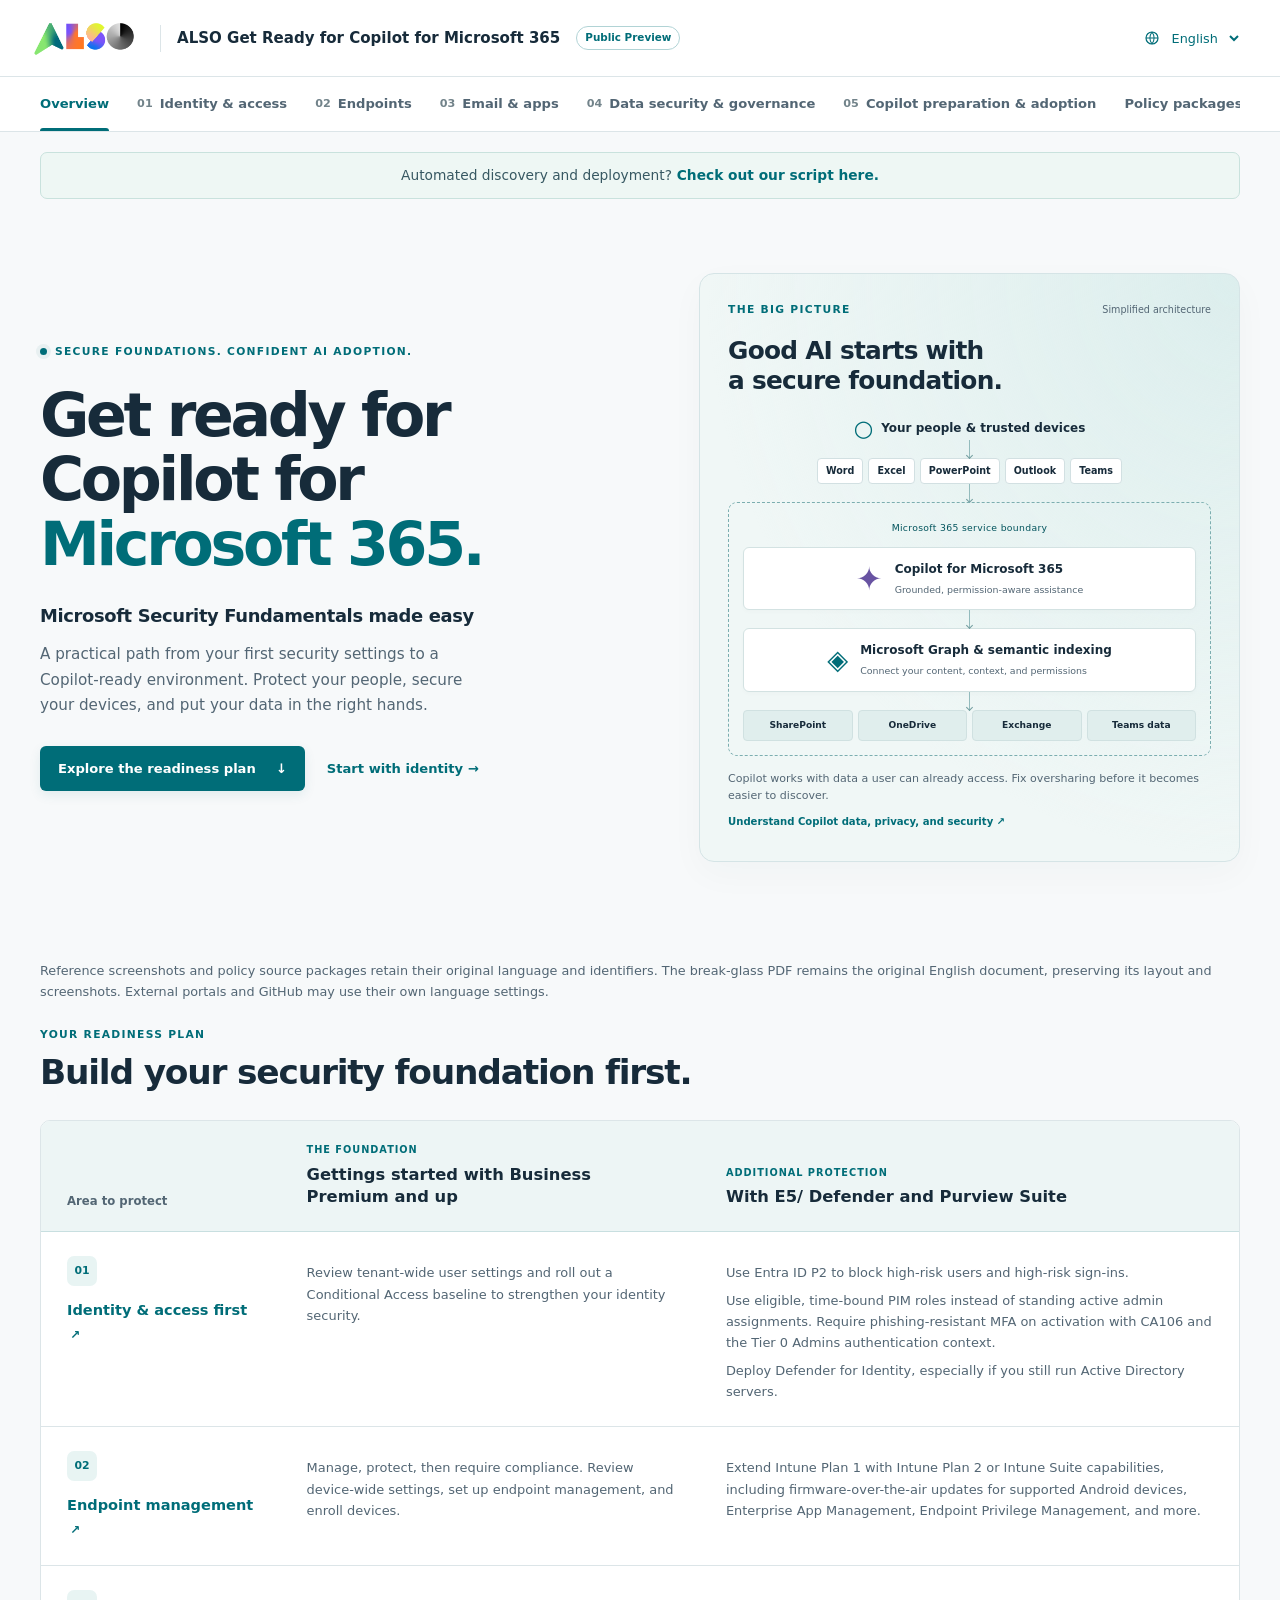
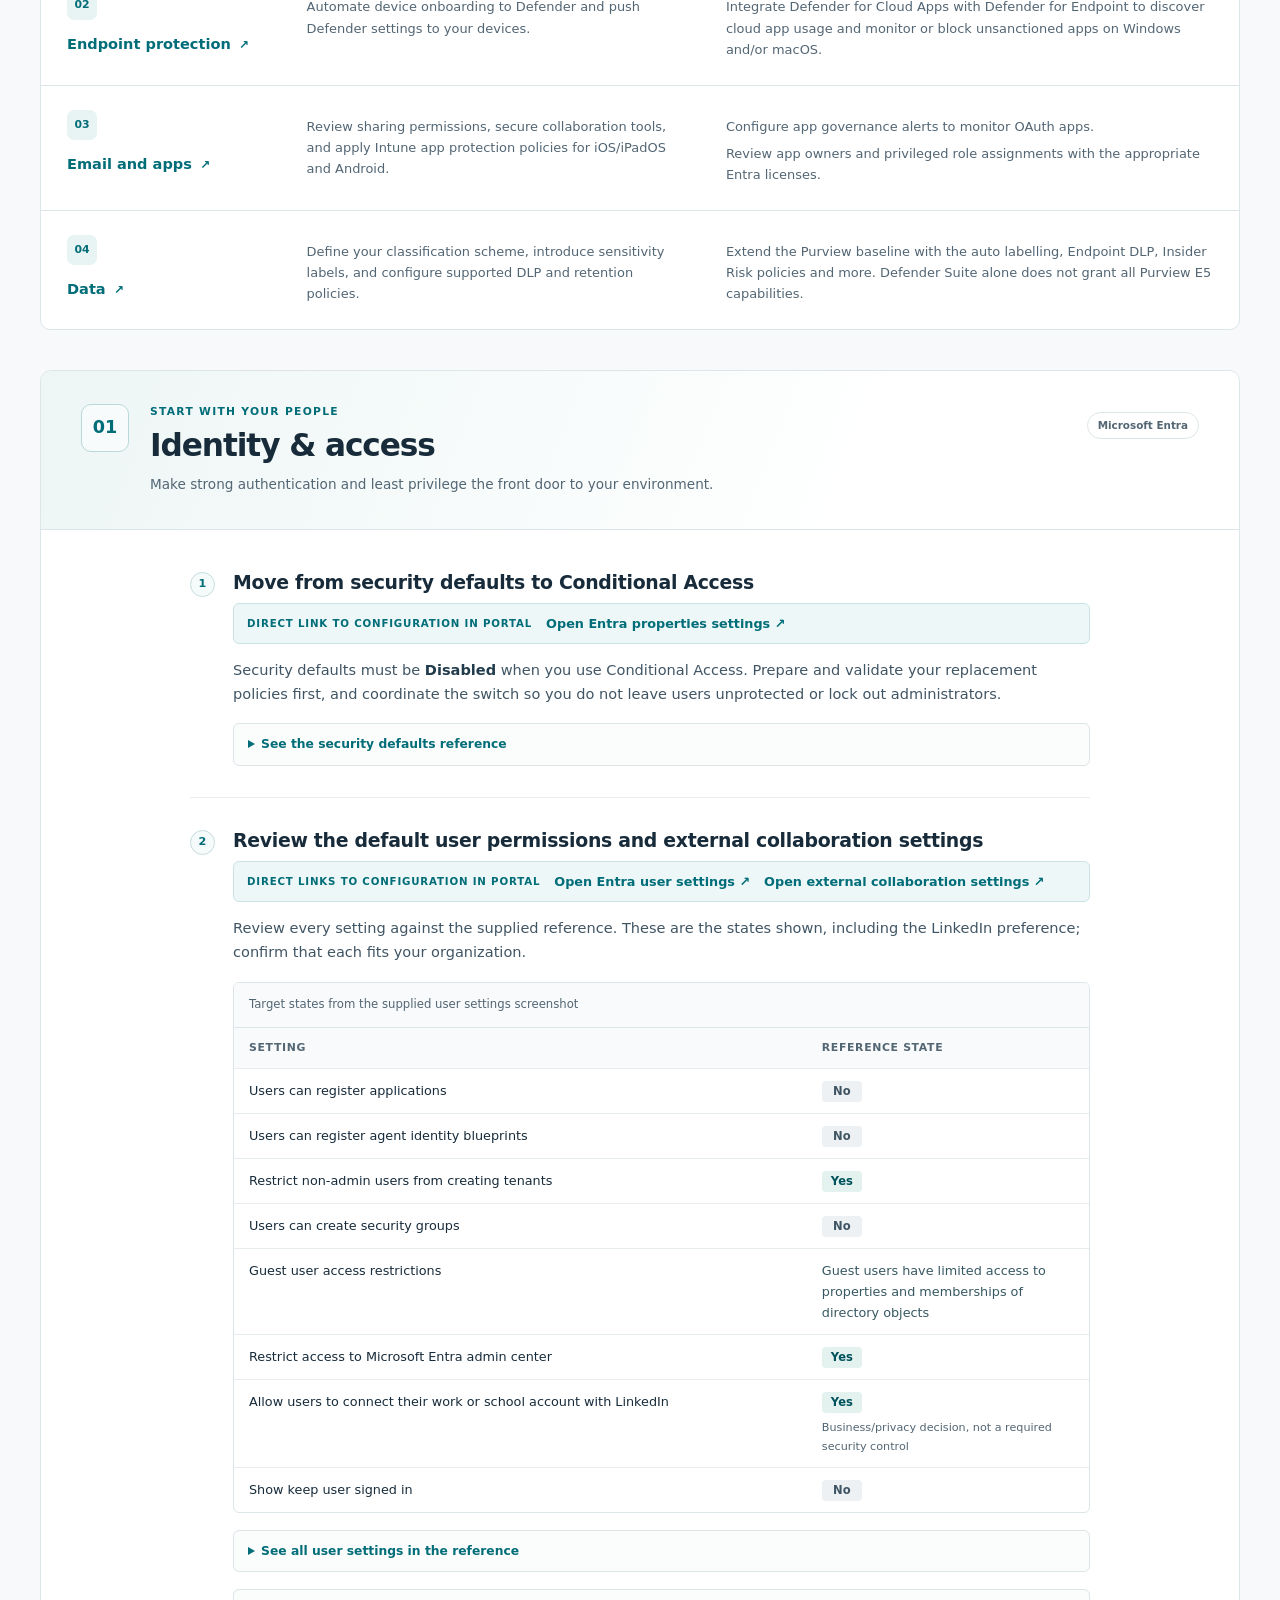
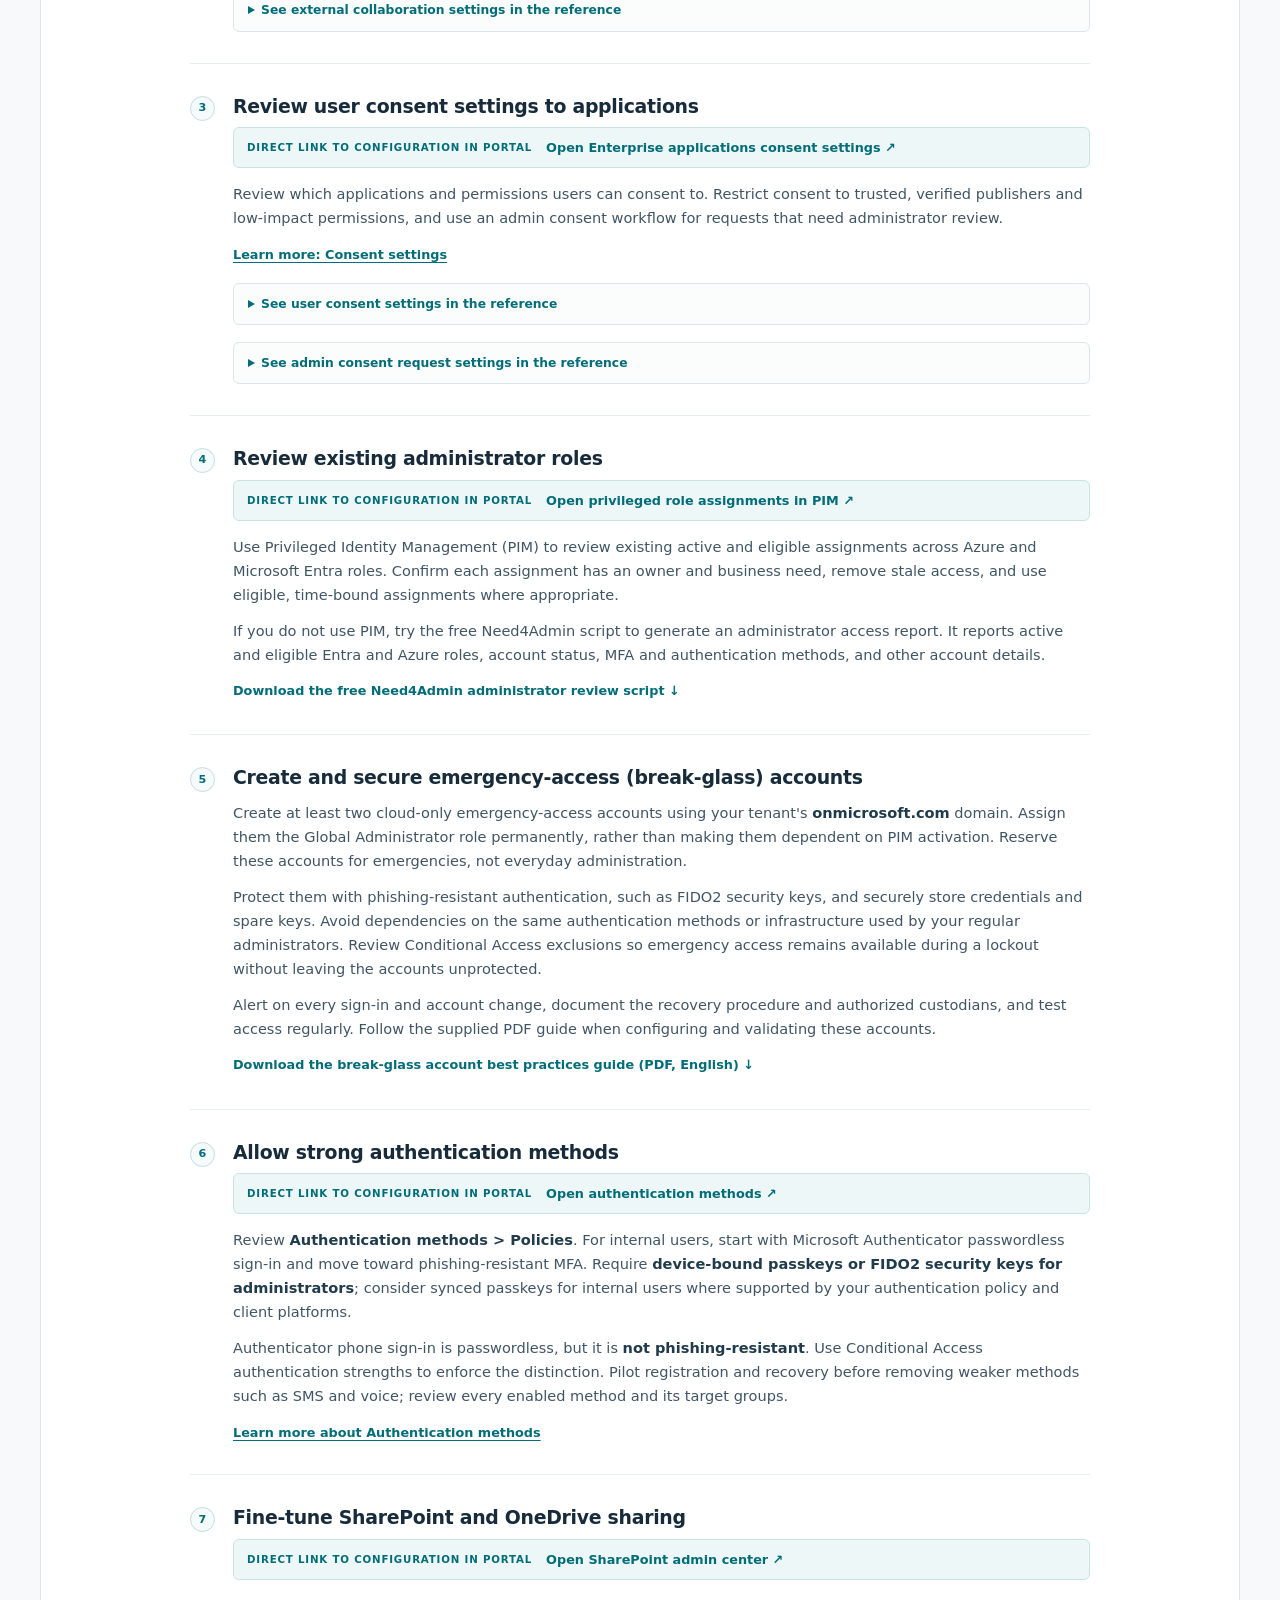
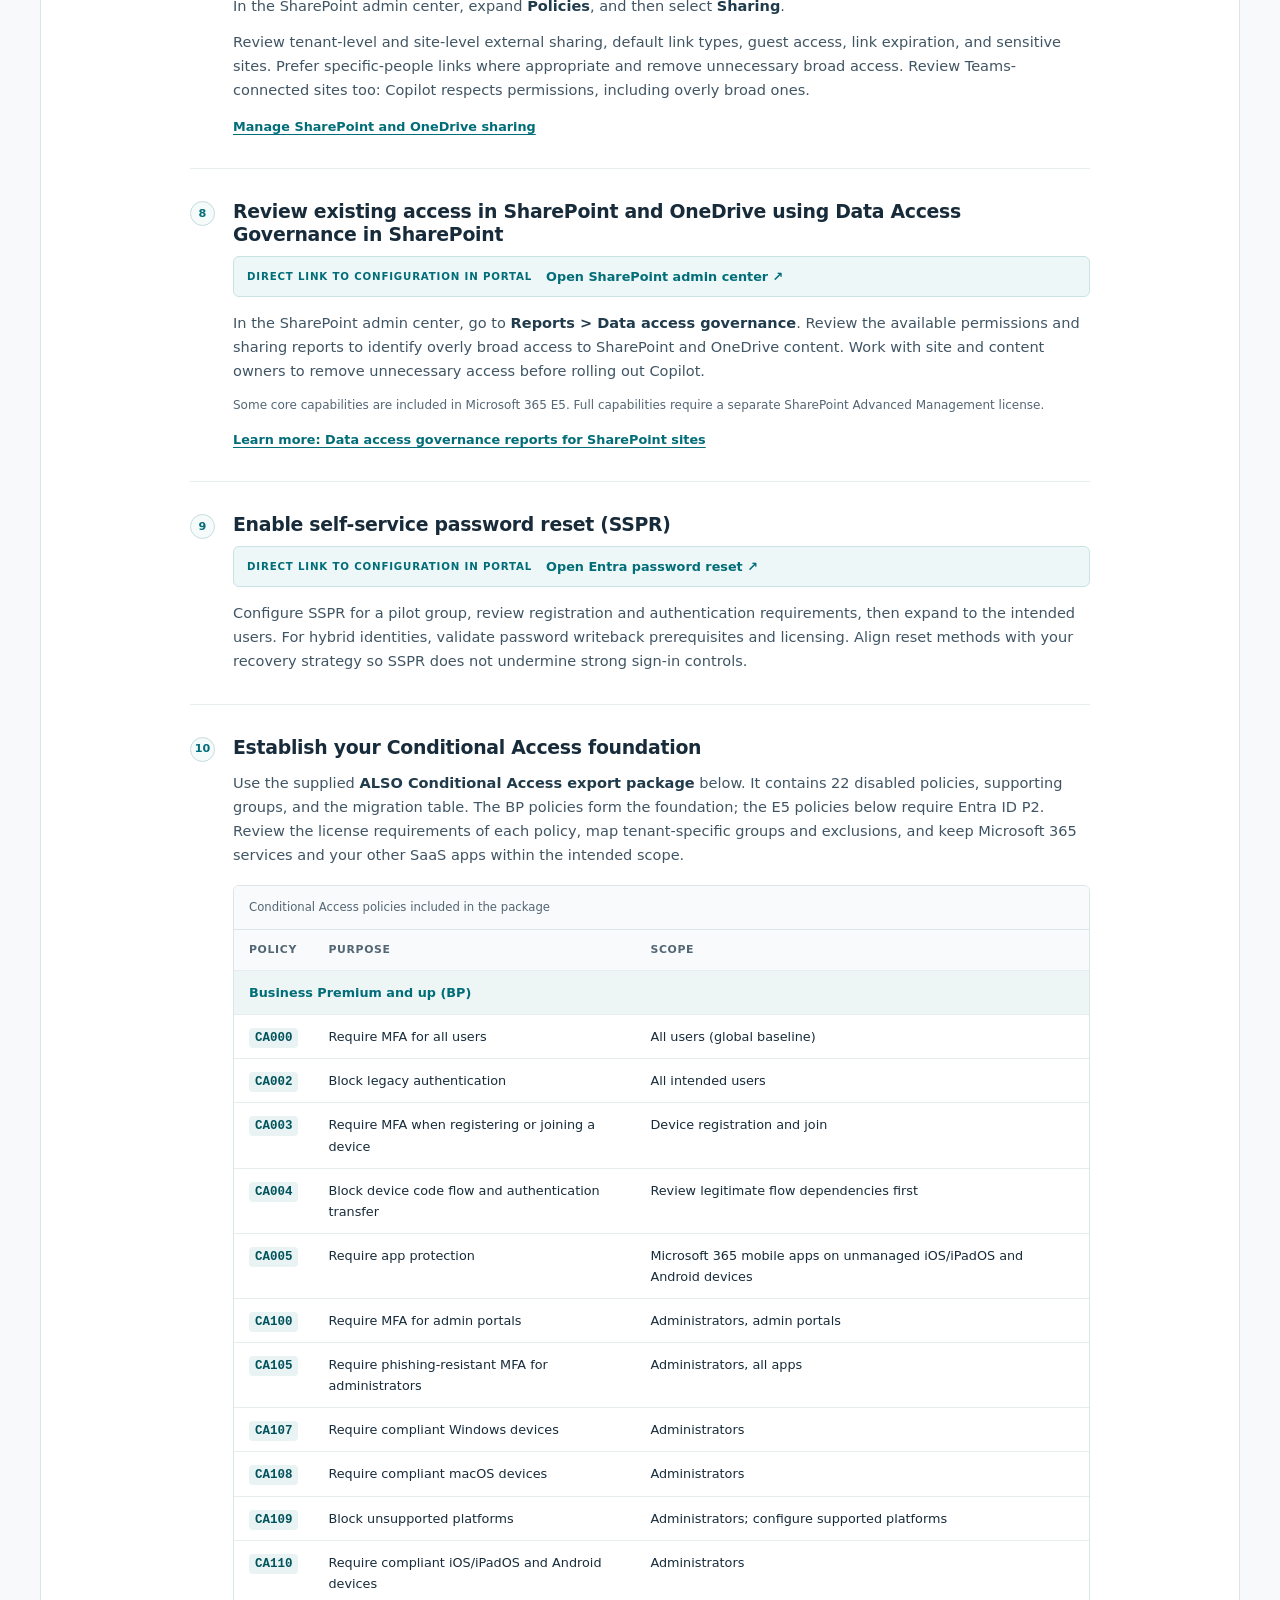
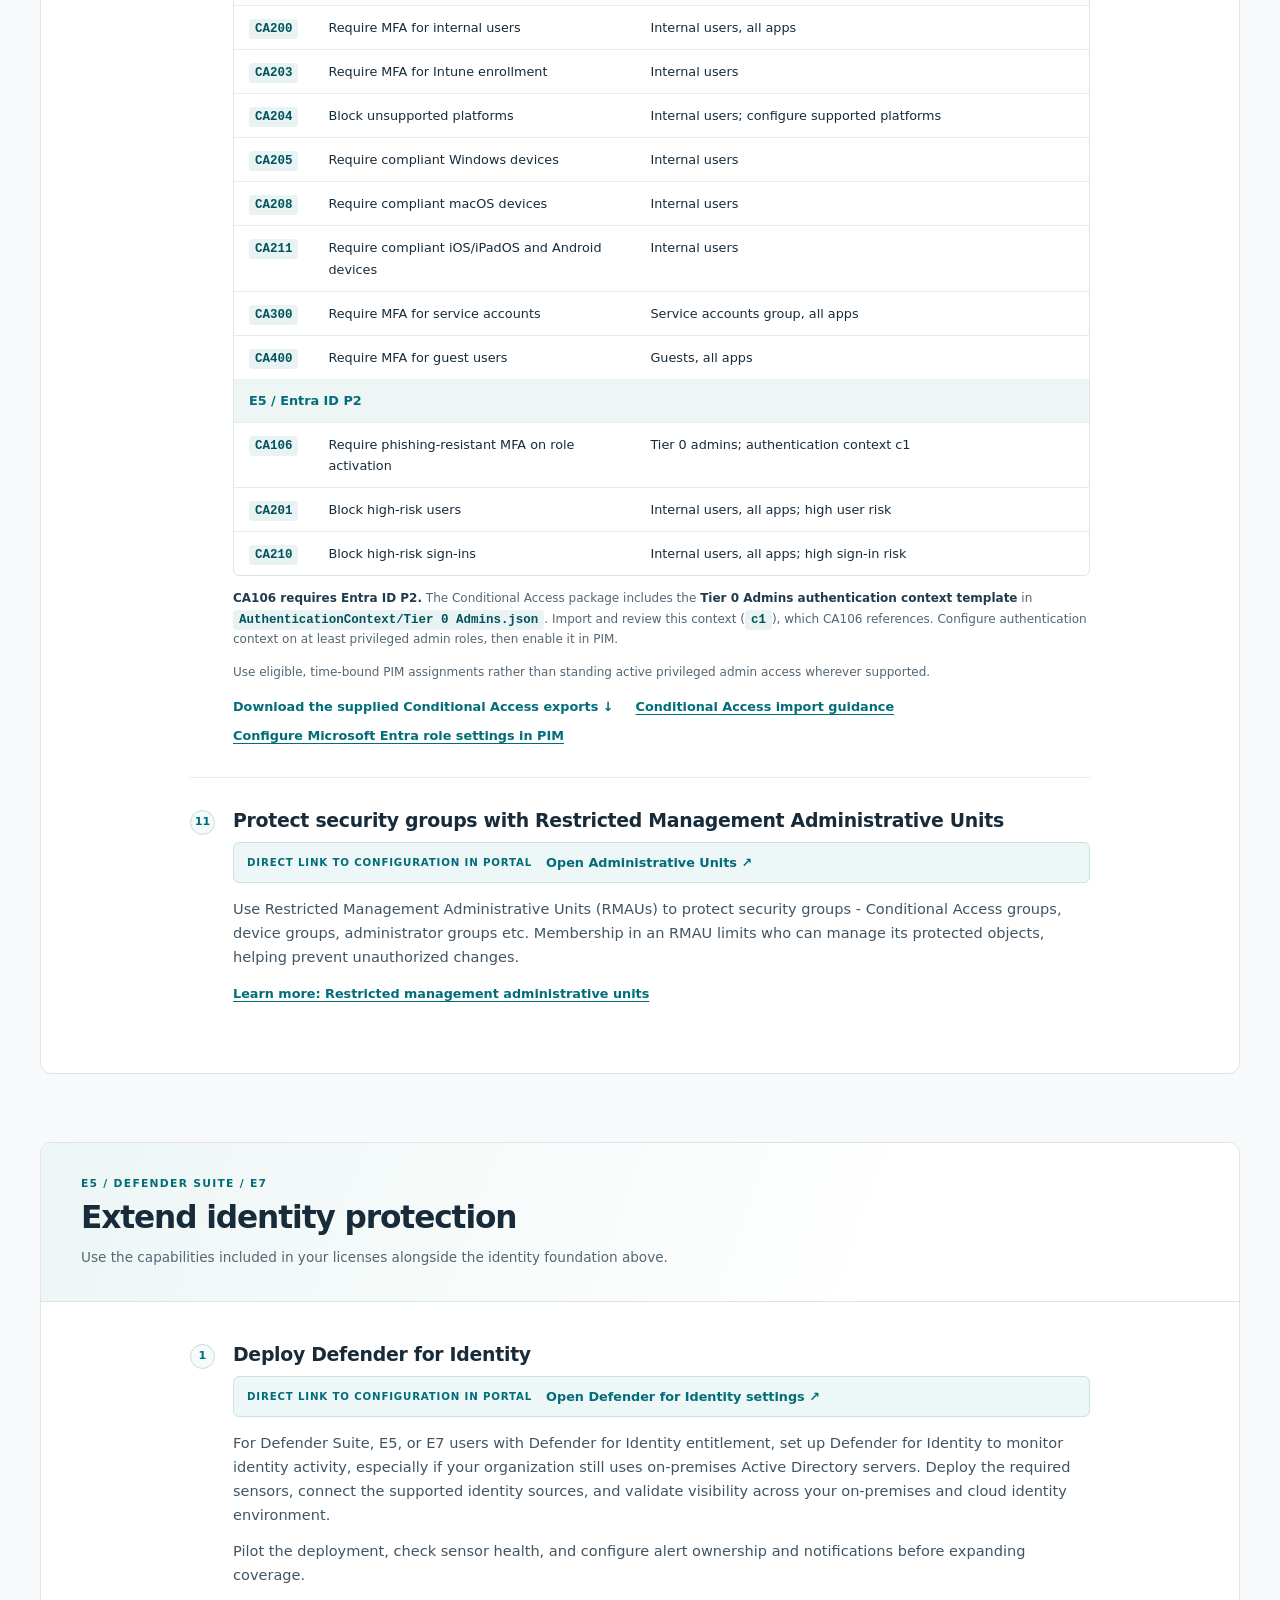
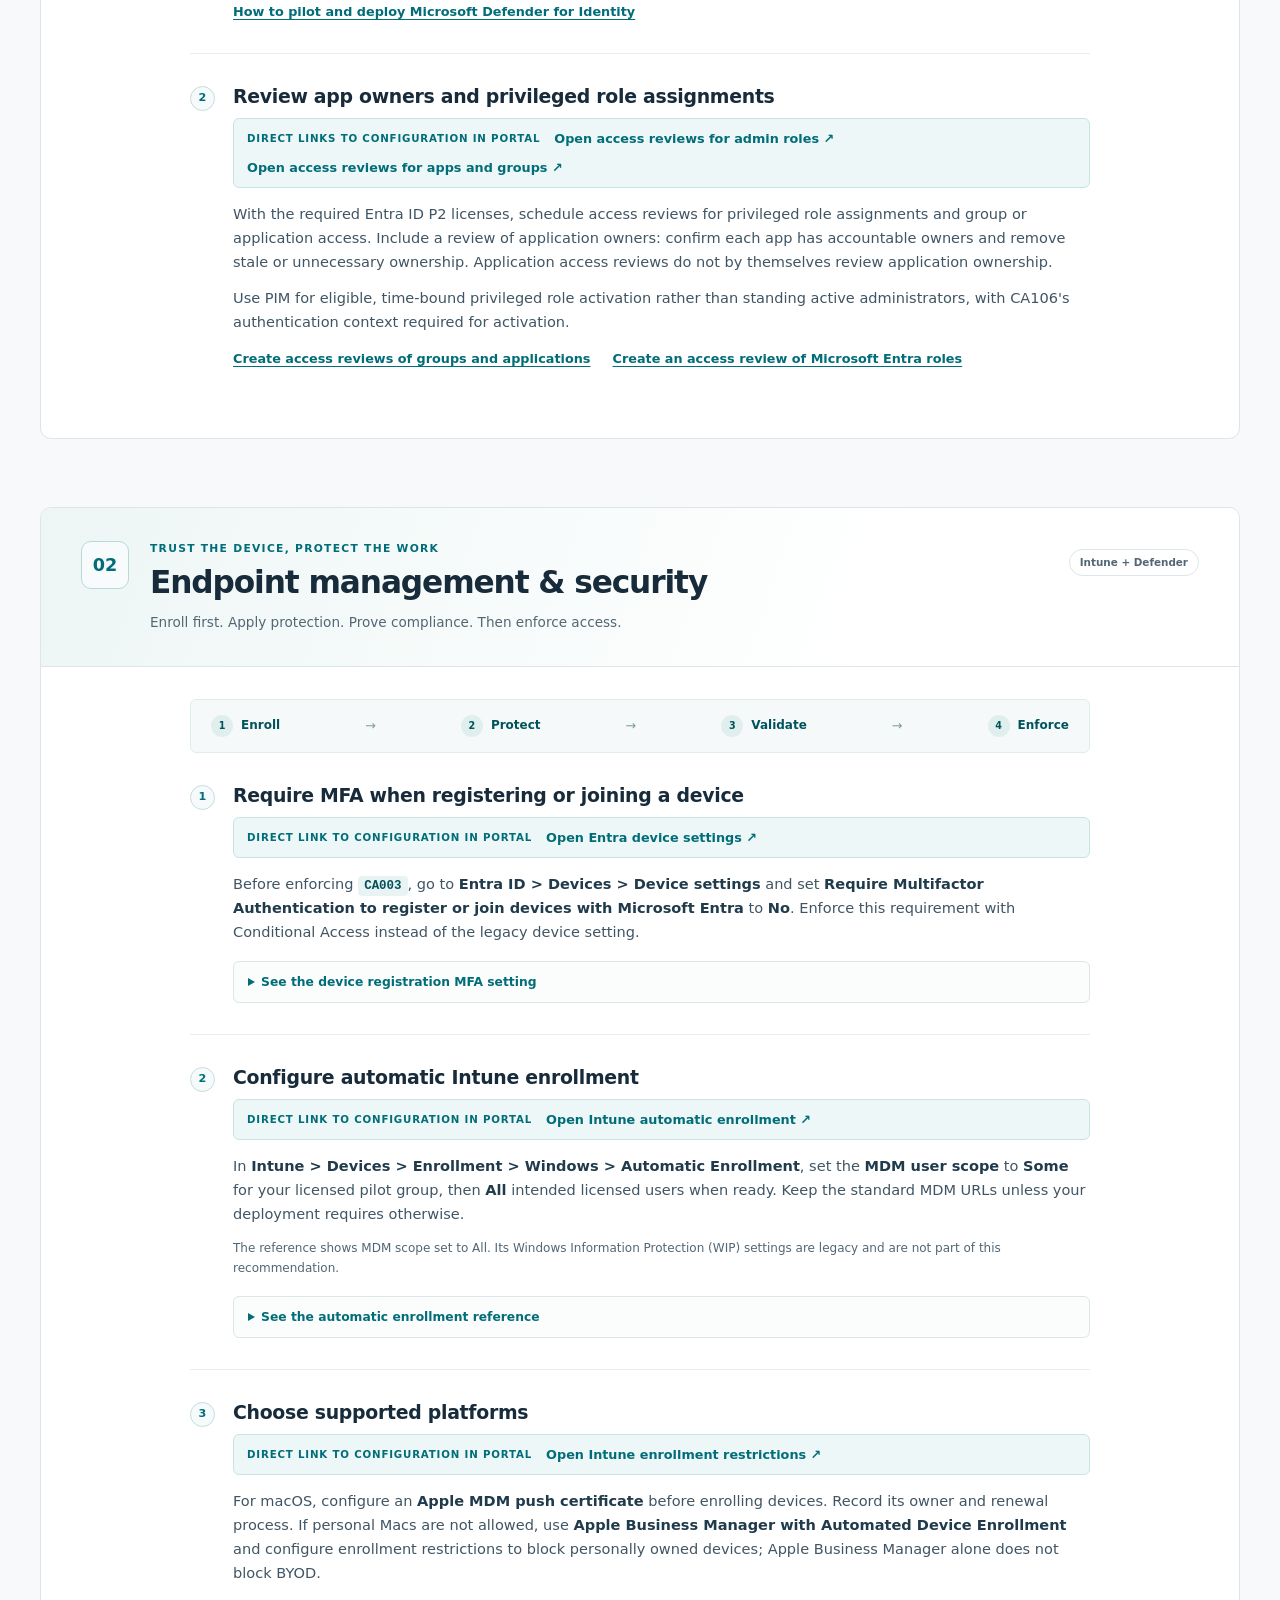
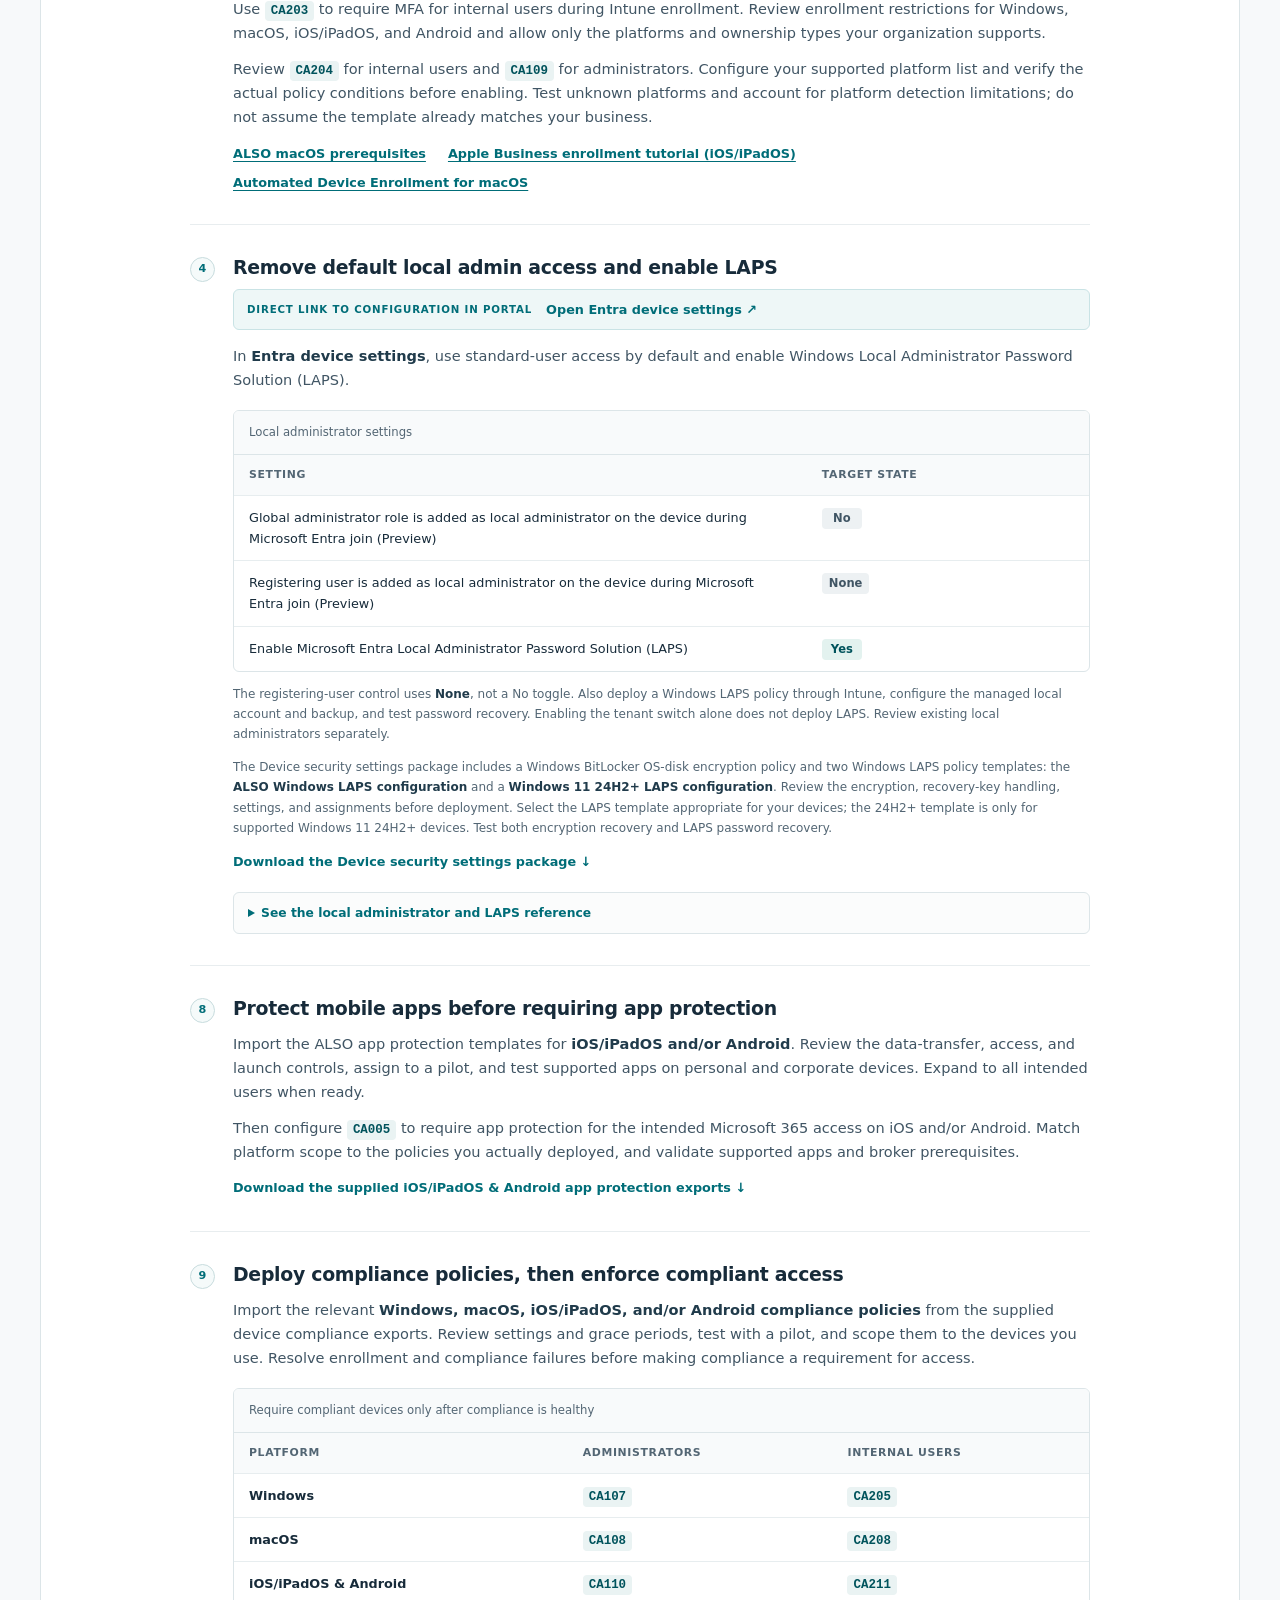
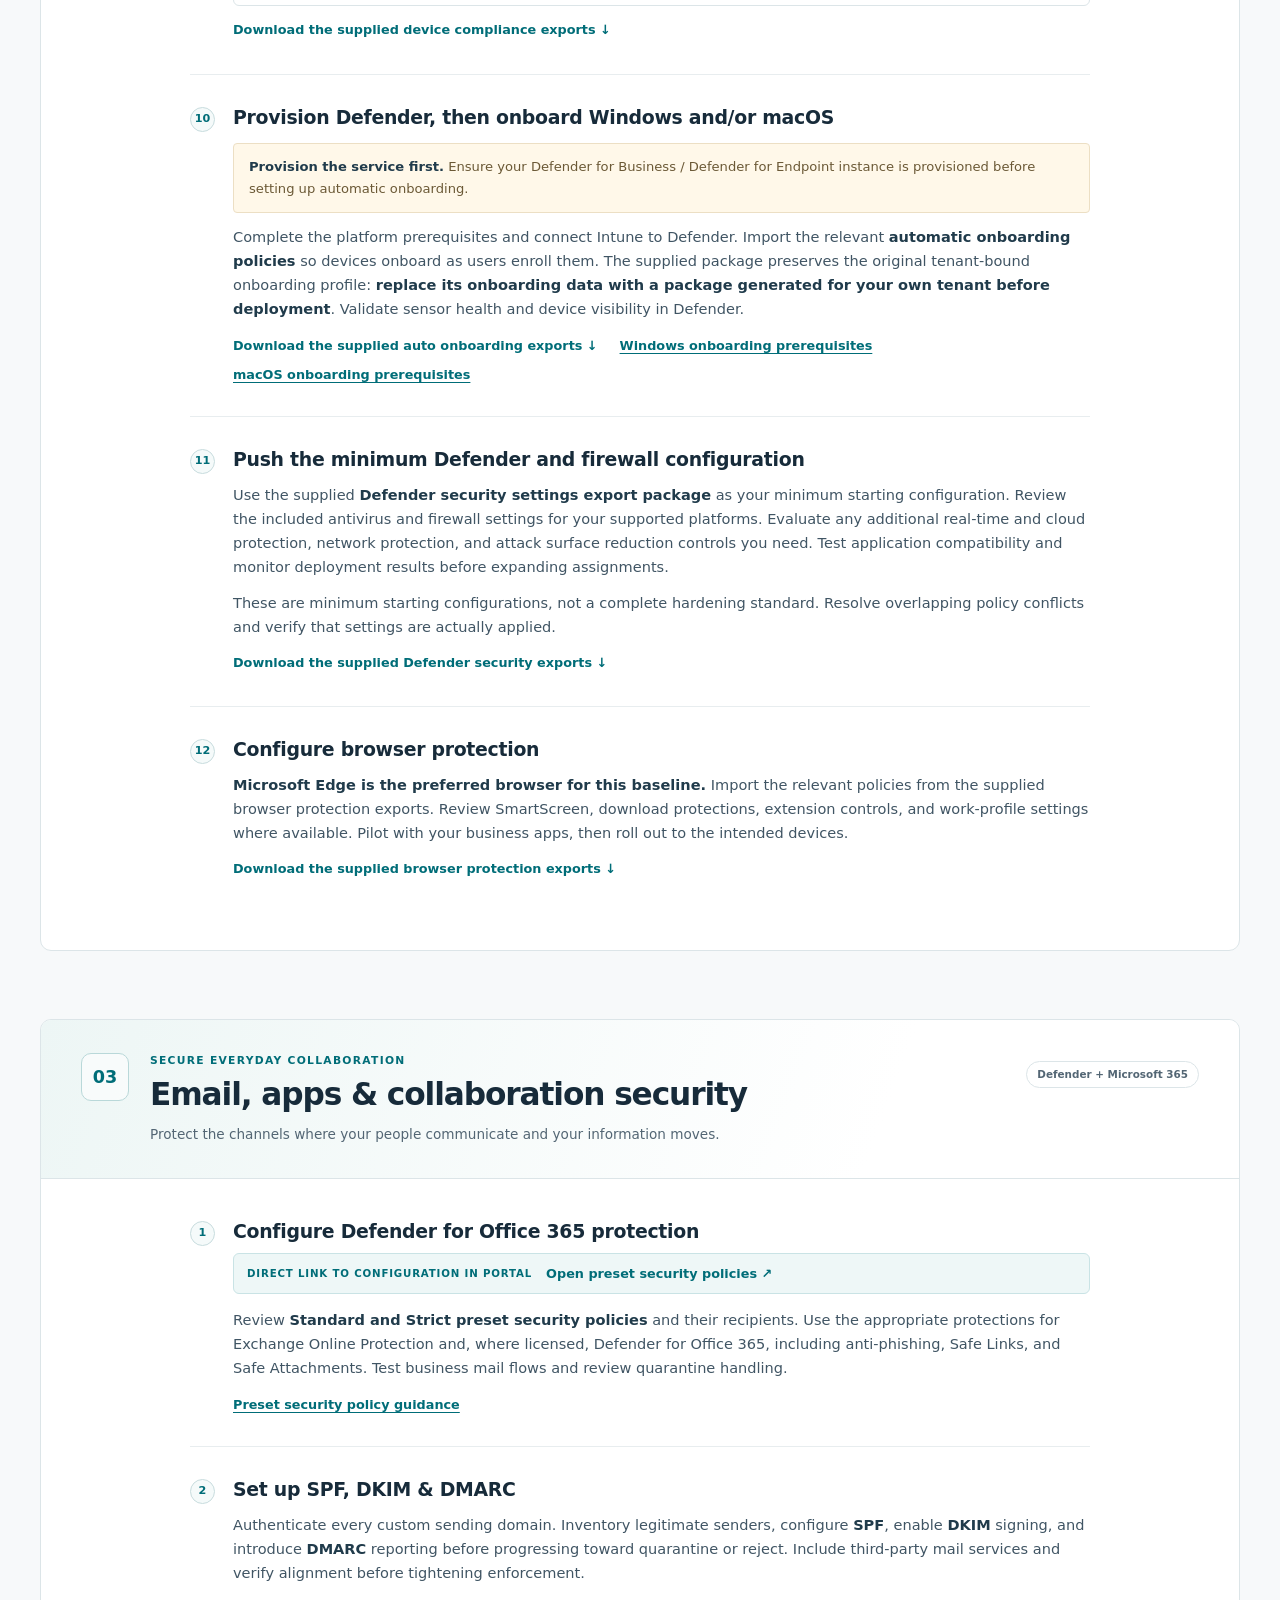
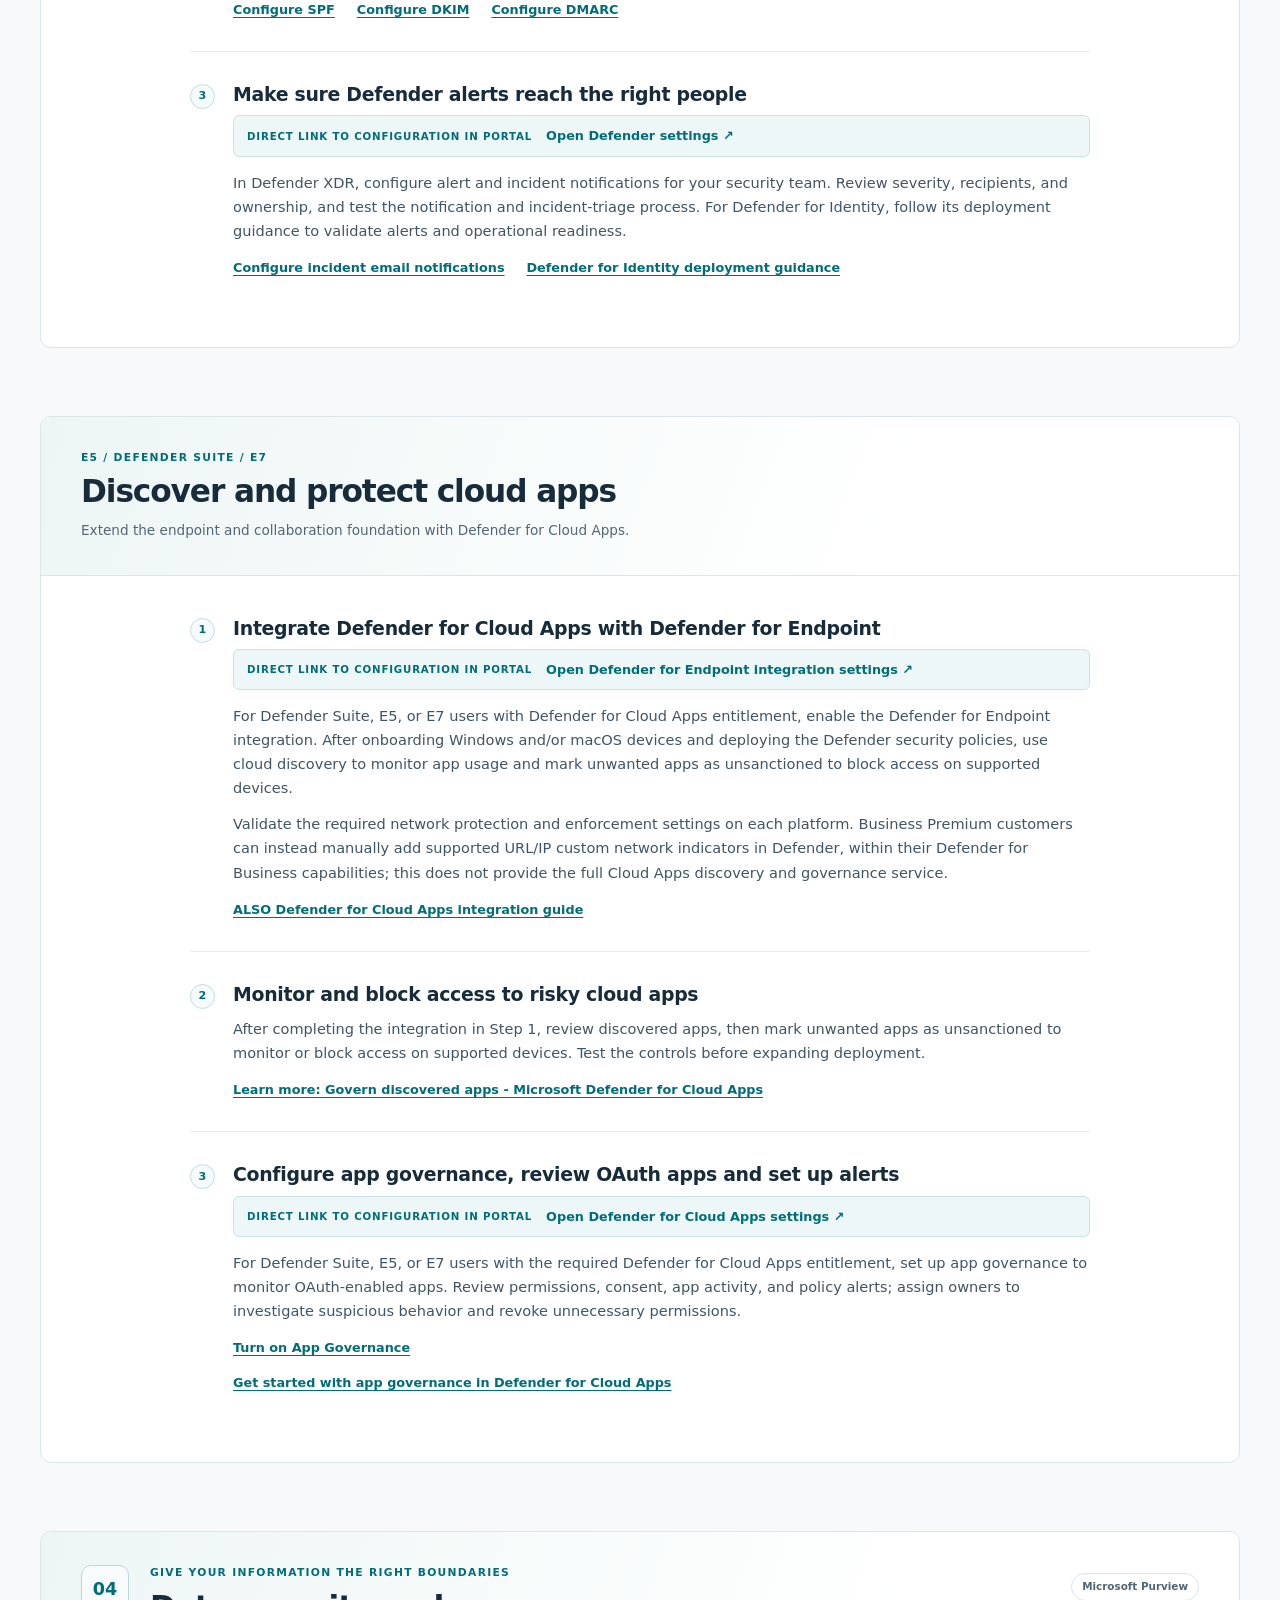
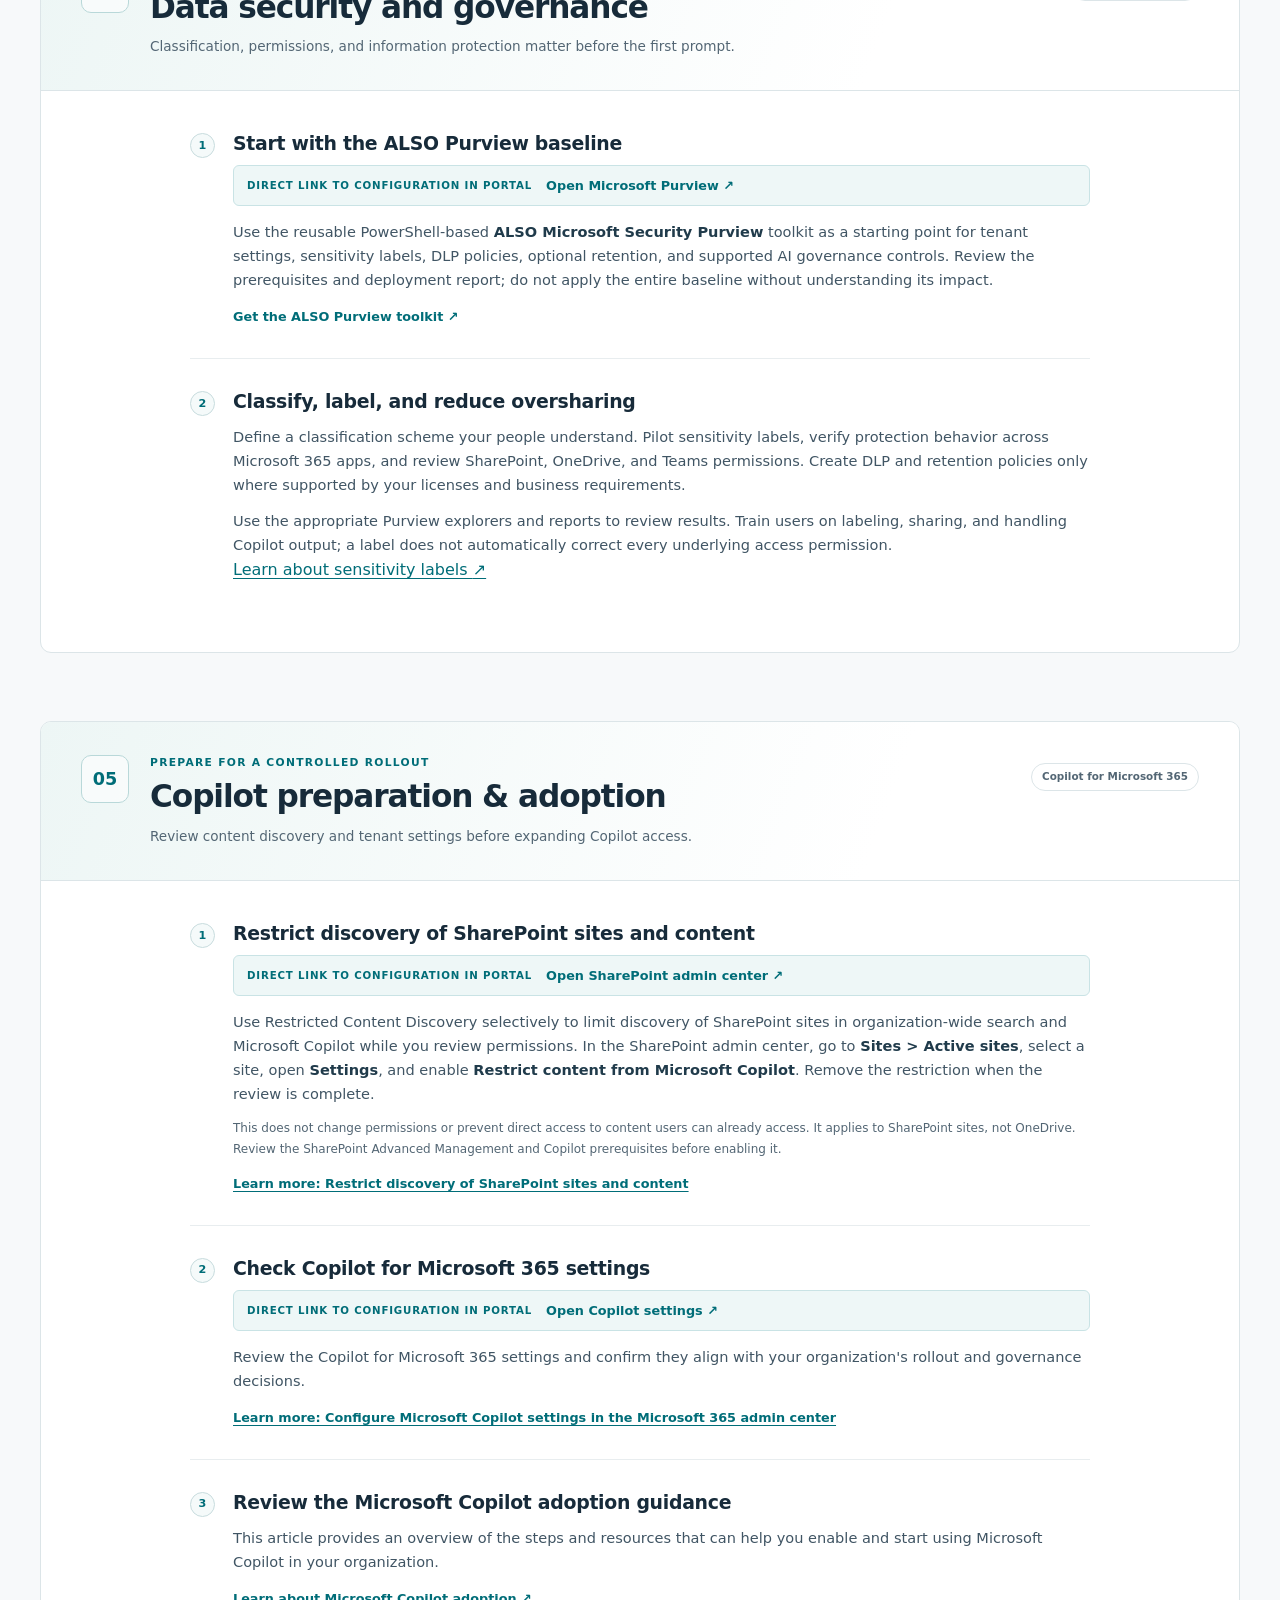
<file: site/index.html>
<!doctype html>
<html lang="en">
<head>
  <meta charset="utf-8">
  <meta name="viewport" content="width=device-width, initial-scale=1">
  <meta name="theme-color" content="#006d78">
  <meta name="description" content="Microsoft security fundamentals made easy. An ALSO step-by-step guide to securing identities, devices, collaboration, and data before deploying Copilot for Microsoft 365.">
  <title>ALSO Get Ready for Copilot for Microsoft 365</title>
  <link rel="icon" href="assets/favicon.svg" type="image/svg+xml">
  <link rel="stylesheet" href="styles.css">
  <script src="site.js" defer></script>
  <script src="language.js" defer></script>
</head>
<body>
  <a class="skip-link" href="#main">Skip to guide</a>
  <header class="site-header">
    <div class="header-inner">
      <a class="brand" href="#main" aria-label="ALSO Get Ready for Copilot for Microsoft 365 home">
        <img src="assets/also-logo.png" alt="ALSO" class="brand-logo" width="112" height="37">
        <span class="brand-divider" aria-hidden="true"></span>
        <span class="brand-product">ALSO Get Ready for Copilot for Microsoft 365</span>
        <span class="preview-badge">Public Preview</span>
      </a>
      <div class="language-selector">
        <svg viewBox="0 0 24 24" aria-hidden="true" focusable="false"><circle cx="12" cy="12" r="9"></circle><path d="M3 12h18M12 3a15 15 0 0 1 0 18M12 3a15 15 0 0 0 0 18"></path></svg>
        <select id="language-select" aria-label="Language">
          <option value="./" lang="en" selected>English</option>
          <option value="de/" lang="de">Deutsch</option>
          <option value="fr/" lang="fr">Français</option>
          <option value="es/" lang="es">Español</option>
          <option value="ru/" lang="ru">Русский</option>
          <option value="it/" lang="it">Italiano</option>
          <option value="pl/" lang="pl">Polski</option>
        </select>
      </div>
    </div>
  </header>

  <nav class="chapter-nav" aria-label="Guide chapters">
    <div class="nav-inner">
      <a href="#overview" aria-current="location">Overview</a>
      <a href="#identity"><span>01</span> Identity &amp; access</a>
      <a href="#endpoints"><span>02</span> Endpoints</a>
      <a href="#collaboration"><span>03</span> Email &amp; apps</a>
      <a href="#data"><span>04</span> Data security &amp; governance</a>
      <a href="#copilot-preparation"><span>05</span> Copilot preparation &amp; adoption</a>
      <a href="#packages">Policy packages <span aria-hidden="true">&#8599;</span></a>
    </div>
  </nav>

  <main id="main">
    <aside class="discovery-banner section-width">
      <span>Automated discovery and deployment?</span>
      <a href="https://coc-ms.github.io/ALSO-Microsoft-Security-SecureByDefault/">Check out our script here.</a>
    </aside>
    <section class="hero section-width" id="overview" aria-labelledby="hero-title">
      <div class="hero-copy">
        <p class="eyebrow"><span class="status-dot" aria-hidden="true"></span> Secure foundations. Confident AI adoption.</p>
        <h1 id="hero-title">Get ready for<br>Copilot for<br><span>Microsoft 365.</span></h1>
        <p class="hero-subtitle">Microsoft Security Fundamentals made easy</p>
        <p class="hero-description">A practical path from your first security settings to a Copilot-ready environment. Protect your people, secure your devices, and put your data in the right hands.</p>
        <div class="hero-actions">
          <a class="button primary" href="#readiness">Explore the readiness plan <span aria-hidden="true">&#8595;</span></a>
          <a class="text-link" href="#identity">Start with identity <span aria-hidden="true">&#8594;</span></a>
        </div>
      </div>

      <figure class="architecture" aria-labelledby="architecture-title">
        <div class="diagram-topline"><span class="eyebrow">The big picture</span><span class="diagram-label">Simplified architecture</span></div>
        <h2 id="architecture-title">Good AI starts with<br>a secure foundation.</h2>
        <div class="diagram-people"><span class="people-icon" aria-hidden="true">&#9675;</span> Your people &amp; trusted devices</div>
        <div class="connector" aria-hidden="true"></div>
        <div class="app-strip"><span>Word</span><span>Excel</span><span>PowerPoint</span><span>Outlook</span><span>Teams</span></div>
        <div class="connector" aria-hidden="true"></div>
        <div class="service-boundary">
          <span class="boundary-label">Microsoft 365 service boundary</span>
          <div class="copilot-node"><span class="spark" aria-hidden="true">&#10022;</span><div><strong>Copilot for Microsoft 365</strong><small>Grounded, permission-aware assistance</small></div></div>
          <div class="connector" aria-hidden="true"></div>
          <div class="graph-node"><span class="graph-symbol" aria-hidden="true">&#9672;</span><div><strong>Microsoft Graph &amp; semantic indexing</strong><small>Connect your content, context, and permissions</small></div></div>
          <div class="connector" aria-hidden="true"></div>
          <div class="data-nodes"><span>SharePoint</span><span>OneDrive</span><span>Exchange</span><span>Teams data</span></div>
        </div>
        <figcaption>Copilot works with data a user can already access. Fix oversharing before it becomes easier to discover.</figcaption>
        <a class="diagram-source" href="https://learn.microsoft.com/en-us/copilot/microsoft-365/microsoft-365-copilot-privacy">Understand Copilot data, privacy, and security <span aria-hidden="true">&#8599;</span></a>
      </figure>
    </section>

    <section class="readiness section-width" id="readiness" aria-labelledby="readiness-title">
      <p class="translation-note">Reference screenshots and policy source packages retain their original language and identifiers. The break-glass PDF remains the original English document, preserving its layout and screenshots. External portals and GitHub may use their own language settings.</p>
      <div class="section-heading">
        <div><p class="eyebrow">Your readiness plan</p><h2 id="readiness-title">Build your security foundation first.</h2></div>
      </div>
      <div class="matrix-scroll">
        <table class="readiness-matrix">
          <caption class="sr-only">Security foundation recommendations by protection area</caption>
          <thead><tr><th scope="col">Area to protect</th><th scope="col"><span class="tier-label">The foundation</span>Gettings started with Business Premium and up</th><th scope="col"><span class="tier-label">Additional protection</span>With E5/ Defender and Purview Suite</th></tr></thead>
          <tbody>
            <tr><th scope="row"><a href="#identity"><span class="area-icon" aria-hidden="true">01</span>Identity &amp; access first <span aria-hidden="true">&#8599;</span></a></th><td><p>Review tenant-wide user settings and roll out a Conditional Access baseline to strengthen your identity security.</p></td><td><p>Use Entra ID P2 to block high-risk users and high-risk sign-ins.</p><p>Use eligible, time-bound PIM roles instead of standing active admin assignments. Require phishing-resistant MFA on activation with CA106 and the Tier 0 Admins authentication context.</p><p>Deploy Defender for Identity, especially if you still run Active Directory servers.</p></td></tr>
            <tr><th scope="row"><a href="#endpoints"><span class="area-icon" aria-hidden="true">02</span>Endpoint management <span aria-hidden="true">&#8599;</span></a></th><td><p>Manage, protect, then require compliance. Review device-wide settings, set up endpoint management, and enroll devices.</p></td><td><p>Extend Intune Plan 1 with Intune Plan 2 or Intune Suite capabilities, including firmware-over-the-air updates for supported Android devices, Enterprise App Management, Endpoint Privilege Management, and more.</p></td></tr>
            <tr><th scope="row"><a href="#endpoints"><span class="area-icon" aria-hidden="true">02</span>Endpoint protection <span aria-hidden="true">&#8599;</span></a></th><td><p>Automate device onboarding to Defender and push Defender settings to your devices.</p></td><td><p>Integrate Defender for Cloud Apps with Defender for Endpoint to discover cloud app usage and monitor or block unsanctioned apps on Windows and/or macOS.</p></td></tr>
            <tr><th scope="row"><a href="#collaboration"><span class="area-icon" aria-hidden="true">03</span>Email and apps <span aria-hidden="true">&#8599;</span></a></th><td><p>Review sharing permissions, secure collaboration tools, and apply Intune app protection policies for iOS/iPadOS and Android.</p></td><td><p>Configure app governance alerts to monitor OAuth apps.</p><p>Review app owners and privileged role assignments with the appropriate Entra licenses.</p></td></tr>
            <tr><th scope="row"><a href="#data"><span class="area-icon" aria-hidden="true">04</span>Data <span aria-hidden="true">&#8599;</span></a></th><td><p>Define your classification scheme, introduce sensitivity labels, and configure supported DLP and retention policies.</p></td><td><p>Extend the Purview baseline with the auto labelling, Endpoint DLP, Insider Risk policies and more. Defender Suite alone does not grant all Purview E5 capabilities.</p></td></tr>
          </tbody>
        </table>
      </div>
    </section>

    <section class="guide-section section-width" id="identity" aria-labelledby="identity-title">
      <div class="chapter-heading">
        <div class="chapter-number">01</div>
        <div><p class="eyebrow">Start with your people</p><h2 id="identity-title">Identity &amp; access</h2><p>Make strong authentication and least privilege the front door to your environment.</p></div>
        <span class="chapter-category">Microsoft Entra</span>
      </div>
      <div class="guide-body">
        <article class="step" id="security-defaults">
          <div class="step-marker">1</div><div class="step-content">
            <h3>Move from security defaults to Conditional Access</h3>
            <div class="portal-links"><span class="portal-tag">Direct link to configuration in portal</span><a class="resource-link" href="https://entra.microsoft.com/#view/Microsoft_AAD_IAM/ActiveDirectoryMenuBlade/~/Properties">Open Entra properties settings <span aria-hidden="true">&#8599;</span></a></div>
            <p>Security defaults must be <strong>Disabled</strong> when you use Conditional Access. Prepare and validate your replacement policies first, and coordinate the switch so you do not leave users unprotected or lock out administrators.</p>
            <details class="visual-reference"><summary>See the security defaults reference</summary><figure><img src="assets/security-defaults.png" alt="Security defaults panel explains that existing Conditional Access policies prevent enabling security defaults." width="1550" height="218"><figcaption>The supplied tenant already uses Conditional Access. Confirm security defaults are disabled in your own tenant; the portal may show a different control before migration.</figcaption></figure></details>
          </div>
        </article>
        <article class="step" id="user-settings">
          <div class="step-marker">2</div><div class="step-content">
            <h3>Review the default user permissions and external collaboration settings</h3>
            <div class="portal-links"><span class="portal-tag">Direct links to configuration in portal</span><a class="resource-link" href="https://entra.microsoft.com/#view/Microsoft_AAD_UsersAndTenants/UserManagementMenuBlade/~/UserSettings">Open Entra user settings <span aria-hidden="true">&#8599;</span></a><a class="resource-link" href="https://entra.microsoft.com/#view/Microsoft_AAD_IAM/AllowlistPolicyBlade">Open external collaboration settings <span aria-hidden="true">&#8599;</span></a></div>
            <p>Review every setting against the supplied reference. These are the states shown, including the LinkedIn preference; confirm that each fits your organization.</p>
            <div class="table-wrap"><table class="settings-table"><caption>Target states from the supplied user settings screenshot</caption><thead><tr><th scope="col">Setting</th><th scope="col">Reference state</th></tr></thead><tbody>
              <tr><td>Users can register applications</td><td><span class="setting-value">No</span></td></tr>
              <tr><td>Users can register agent identity blueprints</td><td><span class="setting-value">No</span></td></tr>
              <tr><td>Restrict non-admin users from creating tenants</td><td><span class="setting-value yes">Yes</span></td></tr>
              <tr><td>Users can create security groups</td><td><span class="setting-value">No</span></td></tr>
              <tr><td>Guest user access restrictions</td><td>Guest users have limited access to properties and memberships of directory objects</td></tr>
              <tr><td>Restrict access to Microsoft Entra admin center</td><td><span class="setting-value yes">Yes</span></td></tr>
              <tr><td>Allow users to connect their work or school account with LinkedIn</td><td><span class="setting-value yes">Yes</span> <small>Business/privacy decision, not a required security control</small></td></tr>
              <tr><td>Show keep user signed in</td><td><span class="setting-value">No</span></td></tr>
            </tbody></table></div>
            <details class="visual-reference"><summary>See all user settings in the reference</summary><figure><img src="assets/user-settings.png" alt="Entra user settings with the eight target states listed in the table above." width="1239" height="1032"><figcaption>Reference configuration. Preview settings and names can change as Microsoft updates the portal.</figcaption></figure></details>
            <details class="visual-reference"><summary>See external collaboration settings in the reference</summary><figure><img src="assets/external-collaboration.png" alt="Microsoft Entra external collaboration settings showing guest access, invitations, self-service sign-up, external user leave settings, and collaboration restrictions." width="1456" height="993"><figcaption>Supplied reference image. Review guest access, invitation, self-service sign-up, and domain restrictions against your organization's requirements.</figcaption></figure></details>
          </div>
        </article>
        <article class="step" id="user-consent-settings">
          <div class="step-marker">3</div><div class="step-content">
            <h3>Review user consent settings to applications</h3>
            <div class="portal-links"><span class="portal-tag">Direct link to configuration in portal</span><a class="resource-link" href="https://entra.microsoft.com/#view/Microsoft_AAD_IAM/ConsentPoliciesMenuBlade/~/UserSettings">Open Enterprise applications consent settings <span aria-hidden="true">&#8599;</span></a></div>
            <p>Review which applications and permissions users can consent to. Restrict consent to trusted, verified publishers and low-impact permissions, and use an admin consent workflow for requests that need administrator review.</p>
            <div class="resource-links"><a href="https://learn.microsoft.com/en-us/entra/identity/enterprise-apps/configure-user-consent">Learn more: Consent settings</a></div>
            <details class="visual-reference"><summary>See user consent settings in the reference</summary><figure><img src="assets/consent-user-settings.png" alt="Microsoft Entra user consent settings showing consent restricted to verified publishers and selected low-impact permissions." width="1183" height="424"><figcaption>Supplied reference for user consent settings. Confirm the permission classification and consent policy fit your organization's requirements.</figcaption></figure></details>
            <details class="visual-reference"><summary>See admin consent request settings in the reference</summary><figure><img src="assets/consent-admin-settings.png" alt="Microsoft Entra admin consent settings showing admin consent requests enabled, selected reviewers, email notifications, reminders, and a 30-day expiration." width="1406" height="627"><figcaption>Supplied reference for admin consent requests. Configure suitable reviewers, notifications, and request expiration for your organization.</figcaption></figure></details>
          </div>
        </article>
        <article class="step" id="admin-role-review">
          <div class="step-marker">4</div><div class="step-content">
            <h3>Review existing administrator roles</h3>
            <div class="portal-links"><span class="portal-tag">Direct link to configuration in portal</span><a class="resource-link" href="https://entra.microsoft.com/#view/Microsoft_Azure_PIMCommon/ResourceMenuBlade/~/members/resourceId//resourceType/tenant/provider/aadroles">Open privileged role assignments in PIM <span aria-hidden="true">&#8599;</span></a></div>
            <p>Use Privileged Identity Management (PIM) to review existing active and eligible assignments across Azure and Microsoft Entra roles. Confirm each assignment has an owner and business need, remove stale access, and use eligible, time-bound assignments where appropriate.</p>
            <p>If you do not use PIM, try the free Need4Admin script to generate an administrator access report. It reports active and eligible Entra and Azure roles, account status, MFA and authentication methods, and other account details.</p>
            <a class="resource-link" href="downloads/Need4Admin-main.zip" download>Download the free Need4Admin administrator review script <span aria-hidden="true">&#8595;</span></a>
          </div>
        </article>
        <article class="step" id="break-glass">
          <div class="step-marker">5</div><div class="step-content">
            <h3>Create and secure emergency-access (break-glass) accounts</h3>
            <p>Create at least two cloud-only emergency-access accounts using your tenant's <strong>onmicrosoft.com</strong> domain. Assign them the Global Administrator role permanently, rather than making them dependent on PIM activation. Reserve these accounts for emergencies, not everyday administration.</p>
            <p>Protect them with phishing-resistant authentication, such as FIDO2 security keys, and securely store credentials and spare keys. Avoid dependencies on the same authentication methods or infrastructure used by your regular administrators. Review Conditional Access exclusions so emergency access remains available during a lockout without leaving the accounts unprotected.</p>
            <p>Alert on every sign-in and account change, document the recovery procedure and authorized custodians, and test access regularly. Follow the supplied PDF guide when configuring and validating these accounts.</p>
            <a class="resource-link" href="downloads/break-glass-account-best-practices.pdf" download>Download the break-glass account best practices guide (PDF, English) <span aria-hidden="true">&#8595;</span></a>
          </div>
        </article>
        <article class="step" id="authentication">
          <div class="step-marker">6</div><div class="step-content">
            <h3>Allow strong authentication methods</h3>
            <div class="portal-links"><span class="portal-tag">Direct link to configuration in portal</span><a class="resource-link" href="https://entra.microsoft.com/#view/Microsoft_AAD_IAM/AuthenticationMethodsMenuBlade/~/AdminAuthMethods">Open authentication methods <span aria-hidden="true">&#8599;</span></a></div>
            <p>Review <strong>Authentication methods &gt; Policies</strong>. For internal users, start with Microsoft Authenticator passwordless sign-in and move toward phishing-resistant MFA. Require <strong>device-bound passkeys or FIDO2 security keys for administrators</strong>; consider synced passkeys for internal users where supported by your authentication policy and client platforms.</p>
            <p>Authenticator phone sign-in is passwordless, but it is <strong>not phishing-resistant</strong>. Use Conditional Access authentication strengths to enforce the distinction. Pilot registration and recovery before removing weaker methods such as SMS and voice; review every enabled method and its target groups.</p>
            <div class="resource-links"><a href="https://learn.microsoft.com/en-us/entra/identity/authentication/concept-authentication-methods-manage">Learn more about Authentication methods</a></div>
          </div>
        </article>
        <article class="step" id="sharing">
          <div class="step-marker">7</div><div class="step-content">
            <h3>Fine-tune SharePoint and OneDrive sharing</h3>
            <div class="portal-links"><span class="portal-tag">Direct link to configuration in portal</span><a class="resource-link" href="https://admin.microsoft.com/sharepoint">Open SharePoint admin center <span aria-hidden="true">&#8599;</span></a></div>
            <p>In the SharePoint admin center, expand <strong>Policies</strong>, and then select <strong>Sharing</strong>.</p>
            <p>Review tenant-level and site-level external sharing, default link types, guest access, link expiration, and sensitive sites. Prefer specific-people links where appropriate and remove unnecessary broad access. Review Teams-connected sites too: Copilot respects permissions, including overly broad ones.</p>
            <div class="resource-links"><a href="https://learn.microsoft.com/en-us/sharepoint/turn-external-sharing-on-or-off">Manage SharePoint and OneDrive sharing</a></div>
          </div>
        </article>
        <article class="step" id="data-access-governance">
          <div class="step-marker">8</div><div class="step-content">
            <h3>Review existing access in SharePoint and OneDrive using Data Access Governance in SharePoint</h3>
            <div class="portal-links"><span class="portal-tag">Direct link to configuration in portal</span><a class="resource-link" href="https://admin.microsoft.com/sharepoint">Open SharePoint admin center <span aria-hidden="true">&#8599;</span></a></div>
            <p>In the SharePoint admin center, go to <strong>Reports &gt; Data access governance</strong>. Review the available permissions and sharing reports to identify overly broad access to SharePoint and OneDrive content. Work with site and content owners to remove unnecessary access before rolling out Copilot.</p>
            <p class="small-note">Some core capabilities are included in Microsoft 365 E5. Full capabilities require a separate SharePoint Advanced Management license.</p>
            <div class="resource-links"><a href="https://learn.microsoft.com/en-us/sharepoint/data-access-governance-reports">Learn more: Data access governance reports for SharePoint sites</a></div>
          </div>
        </article>
        <article class="step" id="sspr">
          <div class="step-marker">9</div><div class="step-content">
            <h3>Enable self-service password reset (SSPR)</h3>
            <div class="portal-links"><span class="portal-tag">Direct link to configuration in portal</span><a class="resource-link" href="https://entra.microsoft.com/#view/Microsoft_AAD_IAM/PasswordResetMenuBlade/~/Properties">Open Entra password reset <span aria-hidden="true">&#8599;</span></a></div>
            <p>Configure SSPR for a pilot group, review registration and authentication requirements, then expand to the intended users. For hybrid identities, validate password writeback prerequisites and licensing. Align reset methods with your recovery strategy so SSPR does not undermine strong sign-in controls.</p>
          </div>
        </article>
        <article class="step" id="identity-policies">
          <div class="step-marker">10</div><div class="step-content">
            <h3>Establish your Conditional Access foundation</h3>
            <p>Use the supplied <strong>ALSO Conditional Access export package</strong> below. It contains 22 disabled policies, supporting groups, and the migration table. The BP policies form the foundation; the E5 policies below require Entra ID P2. Review the license requirements of each policy, map tenant-specific groups and exclusions, and keep Microsoft 365 services and your other SaaS apps within the intended scope.</p>
            <div class="table-wrap"><table class="policy-table"><caption>Conditional Access policies included in the package</caption><thead><tr><th scope="col">Policy</th><th scope="col">Purpose</th><th scope="col">Scope</th></tr></thead><tbody>
              <tr class="policy-tier"><th colspan="3" scope="rowgroup">Business Premium and up (BP)</th></tr>
              <tr><td><code>CA000</code></td><td>Require MFA for all users</td><td>All users (global baseline)</td></tr>
              <tr><td><code>CA002</code></td><td>Block legacy authentication</td><td>All intended users</td></tr>
              <tr><td><code>CA003</code></td><td>Require MFA when registering or joining a device</td><td>Device registration and join</td></tr>
              <tr><td><code>CA004</code></td><td>Block device code flow and authentication transfer</td><td>Review legitimate flow dependencies first</td></tr>
              <tr><td><code>CA005</code></td><td>Require app protection</td><td>Microsoft 365 mobile apps on unmanaged iOS/iPadOS and Android devices</td></tr>
              <tr><td><code>CA100</code></td><td>Require MFA for admin portals</td><td>Administrators, admin portals</td></tr>
              <tr><td><code>CA105</code></td><td>Require phishing-resistant MFA for administrators</td><td>Administrators, all apps</td></tr>
              <tr><td><code>CA107</code></td><td>Require compliant Windows devices</td><td>Administrators</td></tr>
              <tr><td><code>CA108</code></td><td>Require compliant macOS devices</td><td>Administrators</td></tr>
              <tr><td><code>CA109</code></td><td>Block unsupported platforms</td><td>Administrators; configure supported platforms</td></tr>
              <tr><td><code>CA110</code></td><td>Require compliant iOS/iPadOS and Android devices</td><td>Administrators</td></tr>
              <tr><td><code>CA200</code></td><td>Require MFA for internal users</td><td>Internal users, all apps</td></tr>
              <tr><td><code>CA203</code></td><td>Require MFA for Intune enrollment</td><td>Internal users</td></tr>
              <tr><td><code>CA204</code></td><td>Block unsupported platforms</td><td>Internal users; configure supported platforms</td></tr>
              <tr><td><code>CA205</code></td><td>Require compliant Windows devices</td><td>Internal users</td></tr>
              <tr><td><code>CA208</code></td><td>Require compliant macOS devices</td><td>Internal users</td></tr>
              <tr><td><code>CA211</code></td><td>Require compliant iOS/iPadOS and Android devices</td><td>Internal users</td></tr>
              <tr><td><code>CA300</code></td><td>Require MFA for service accounts</td><td>Service accounts group, all apps</td></tr>
              <tr><td><code>CA400</code></td><td>Require MFA for guest users</td><td>Guests, all apps</td></tr>
            </tbody><tbody>
              <tr class="policy-tier"><th colspan="3" scope="rowgroup">E5 / Entra ID P2</th></tr>
              <tr><td><code>CA106</code></td><td>Require phishing-resistant MFA on role activation</td><td>Tier 0 admins; authentication context c1</td></tr>
              <tr><td><code>CA201</code></td><td>Block high-risk users</td><td>Internal users, all apps; high user risk</td></tr>
              <tr><td><code>CA210</code></td><td>Block high-risk sign-ins</td><td>Internal users, all apps; high sign-in risk</td></tr>
            </tbody></table></div>
            <p class="small-note"><strong>CA106 requires Entra ID P2.</strong> The Conditional Access package includes the <strong>Tier 0 Admins authentication context template</strong> in <code>AuthenticationContext/Tier 0 Admins.json</code>. Import and review this context (<code>c1</code>), which CA106 references. Configure authentication context on at least privileged admin roles, then enable it in PIM.</p>
            <p class="small-note">Use eligible, time-bound PIM assignments rather than standing active privileged admin access wherever supported.</p>
            <div class="resource-links"><a class="resource-link" href="downloads/conditional-access.zip" download>Download the supplied Conditional Access exports <span aria-hidden="true">&#8595;</span></a><a href="https://github.com/CoC-MS/ALSO-Microsoft-Security-Conditional-Access/blob/main/docs/public/how-to-import.md">Conditional Access import guidance</a><a href="https://learn.microsoft.com/en-us/entra/id-governance/privileged-identity-management/pim-how-to-change-default-settings">Configure Microsoft Entra role settings in PIM</a></div>
          </div>
        </article>
        <article class="step" id="restricted-management-admin-units">
          <div class="step-marker">11</div><div class="step-content">
            <h3>Protect security groups with Restricted Management Administrative Units</h3>
            <div class="portal-links"><span class="portal-tag">Direct link to configuration in portal</span><a class="resource-link" href="https://entra.microsoft.com/#view/Microsoft_AAD_IAM/RolesManagementMenuBlade/~/AdminUnits">Open Administrative Units <span aria-hidden="true">&#8599;</span></a></div>
            <p>Use Restricted Management Administrative Units (RMAUs) to protect security groups - Conditional Access groups, device groups, administrator groups etc. Membership in an RMAU limits who can manage its protected objects, helping prevent unauthorized changes.</p>
            <div class="resource-links"><a href="https://learn.microsoft.com/en-us/entra/identity/role-based-access-control/admin-units-restricted-management">Learn more: Restricted management administrative units</a></div>
          </div>
        </article>
      </div>
    </section>

    <section class="guide-section section-width" id="identity-e5" aria-labelledby="identity-e5-title">
      <div class="chapter-heading">
        <div><p class="eyebrow">E5 / Defender Suite / E7</p><h2 id="identity-e5-title">Extend identity protection</h2><p>Use the capabilities included in your licenses alongside the identity foundation above.</p></div>
      </div>
      <div class="guide-body">
        <article class="step" id="defender-identity">
          <div class="step-marker">1</div><div class="step-content">
            <h3>Deploy Defender for Identity</h3>
            <div class="portal-links"><span class="portal-tag">Direct link to configuration in portal</span><a class="resource-link" href="https://security.microsoft.com/securitysettings/identities?">Open Defender for Identity settings <span aria-hidden="true">&#8599;</span></a></div>
            <p>For Defender Suite, E5, or E7 users with Defender for Identity entitlement, set up Defender for Identity to monitor identity activity, especially if your organization still uses on-premises Active Directory servers. Deploy the required sensors, connect the supported identity sources, and validate visibility across your on-premises and cloud identity environment.</p>
            <p>Pilot the deployment, check sensor health, and configure alert ownership and notifications before expanding coverage.</p>
            <div class="resource-links"><a href="https://learn.microsoft.com/en-us/defender-for-identity/deploy/deploy-defender-identity">How to pilot and deploy Microsoft Defender for Identity</a></div>
          </div>
        </article>
        <article class="step" id="access-reviews">
          <div class="step-marker">2</div><div class="step-content">
            <h3>Review app owners and privileged role assignments</h3>
            <div class="portal-links"><span class="portal-tag">Direct links to configuration in portal</span><a class="resource-link" href="https://entra.microsoft.com/#view/Microsoft_Azure_PIMCommon/ResourceMenuBlade/~/AccessReviews/resourceId//resourceType/tenant/provider/aadroles">Open access reviews for admin roles <span aria-hidden="true">&#8599;</span></a><a class="resource-link" href="https://entra.microsoft.com/#view/Microsoft_AAD_ERM/DashboardBlade/~/Controls">Open access reviews for apps and groups <span aria-hidden="true">&#8599;</span></a></div>
            <p>With the required Entra ID P2 licenses, schedule access reviews for privileged role assignments and group or application access. Include a review of application owners: confirm each app has accountable owners and remove stale or unnecessary ownership. Application access reviews do not by themselves review application ownership.</p>
            <p>Use PIM for eligible, time-bound privileged role activation rather than standing active administrators, with CA106's authentication context required for activation.</p>
            <div class="resource-links"><a href="https://learn.microsoft.com/en-us/entra/id-governance/create-access-review">Create access reviews of groups and applications</a><a href="https://learn.microsoft.com/en-us/entra/id-governance/privileged-identity-management/pim-create-roles-and-resource-roles-review">Create an access review of Microsoft Entra roles</a></div>
          </div>
        </article>
      </div>
    </section>

    <section class="guide-section section-width" id="endpoints" aria-labelledby="endpoints-title">
      <div class="chapter-heading">
        <div class="chapter-number">02</div>
        <div><p class="eyebrow">Trust the device, protect the work</p><h2 id="endpoints-title">Endpoint management &amp; security</h2><p>Enroll first. Apply protection. Prove compliance. Then enforce access.</p></div>
        <span class="chapter-category">Intune + Defender</span>
      </div>
      <div class="guide-body">
        <div class="sequence" aria-label="Endpoint deployment order"><span><b>1</b> Enroll</span><i aria-hidden="true">&#8594;</i><span><b>2</b> Protect</span><i aria-hidden="true">&#8594;</i><span><b>3</b> Validate</span><i aria-hidden="true">&#8594;</i><span><b>4</b> Enforce</span></div>
        <article class="step" id="device-registration">
          <div class="step-marker">1</div><div class="step-content">
            <h3>Require MFA when registering or joining a device</h3>
            <div class="portal-links"><span class="portal-tag">Direct link to configuration in portal</span><a class="resource-link" href="https://entra.microsoft.com/#view/Microsoft_AAD_Devices/DevicesMenuBlade/~/DeviceSettings">Open Entra device settings <span aria-hidden="true">&#8599;</span></a></div>
            <p>Before enforcing <code>CA003</code>, go to <strong>Entra ID &gt; Devices &gt; Device settings</strong> and set <strong>Require Multifactor Authentication to register or join devices with Microsoft Entra</strong> to <strong>No</strong>. Enforce this requirement with Conditional Access instead of the legacy device setting.</p>
            <details class="visual-reference"><summary>See the device registration MFA setting</summary><figure><img src="assets/device-mfa.png" alt="Require Multifactor Authentication to register or join devices with Microsoft Entra is set to No; the portal recommends Conditional Access." width="734" height="150"><figcaption>Set this control to No when Conditional Access enforces registration/join MFA.</figcaption></figure></details>
          </div>
        </article>
        <article class="step" id="mdm">
          <div class="step-marker">2</div><div class="step-content">
            <h3>Configure automatic Intune enrollment</h3>
            <div class="portal-links"><span class="portal-tag">Direct link to configuration in portal</span><a class="resource-link" href="https://intune.microsoft.com/#view/Microsoft_Intune_Enrollment/WindowsEnrollmentMenuBlade/~/autoEnrollment">Open Intune automatic enrollment <span aria-hidden="true">&#8599;</span></a></div>
            <p>In <strong>Intune &gt; Devices &gt; Enrollment &gt; Windows &gt; Automatic Enrollment</strong>, set the <strong>MDM user scope</strong> to <strong>Some</strong> for your licensed pilot group, then <strong>All</strong> intended licensed users when ready. Keep the standard MDM URLs unless your deployment requires otherwise.</p>
            <p class="small-note">The reference shows MDM scope set to All. Its Windows Information Protection (WIP) settings are legacy and are not part of this recommendation.</p>
            <details class="visual-reference"><summary>See the automatic enrollment reference</summary><figure><img src="assets/mdm-enrollment.png" alt="Microsoft Intune automatic enrollment screen with MDM user scope set to All." width="1312" height="865"><figcaption>Use the MDM user scope at the top. Do not copy the deprecated WIP configuration.</figcaption></figure></details>
          </div>
        </article>
        <article class="step" id="apple-enrollment">
          <div class="step-marker">3</div><div class="step-content">
            <h3>Choose supported platforms</h3>
            <div class="portal-links"><span class="portal-tag">Direct link to configuration in portal</span><a class="resource-link" href="https://intune.microsoft.com/#view/Microsoft_Intune_DeviceSettings/DevicesEnrollmentMenu/~/enrollmentRestrictions">Open Intune enrollment restrictions <span aria-hidden="true">&#8599;</span></a></div>
            <p>For macOS, configure an <strong>Apple MDM push certificate</strong> before enrolling devices. Record its owner and renewal process. If personal Macs are not allowed, use <strong>Apple Business Manager with Automated Device Enrollment</strong> and configure enrollment restrictions to block personally owned devices; Apple Business Manager alone does not block BYOD.</p>
            <p>Use <code>CA203</code> to require MFA for internal users during Intune enrollment. Review enrollment restrictions for Windows, macOS, iOS/iPadOS, and Android and allow only the platforms and ownership types your organization supports.</p>
            <p>Review <code>CA204</code> for internal users and <code>CA109</code> for administrators. Configure your supported platform list and verify the actual policy conditions before enabling. Test unknown platforms and account for platform detection limitations; do not assume the template already matches your business.</p>
            <div class="resource-links"><a href="https://github.com/CoC-MS/ALSO-Microsoft-Security-MacOS/blob/main/docs/public/general-prerequisites.md">ALSO macOS prerequisites</a><a href="https://learn.microsoft.com/en-us/intune/intune-service/enrollment/tutorial-use-device-enrollment-program-enroll-ios">Apple Business enrollment tutorial (iOS/iPadOS)</a><a href="https://learn.microsoft.com/en-us/intune/intune-service/enrollment/device-enrollment-program-enroll-macos">Automated Device Enrollment for macOS</a></div>
          </div>
        </article>
        <article class="step" id="local-admin">
          <div class="step-marker">4</div><div class="step-content">
            <h3>Remove default local admin access and enable LAPS</h3>
            <div class="portal-links"><span class="portal-tag">Direct link to configuration in portal</span><a class="resource-link" href="https://entra.microsoft.com/#view/Microsoft_AAD_Devices/DevicesMenuBlade/~/DeviceSettings">Open Entra device settings <span aria-hidden="true">&#8599;</span></a></div>
            <p>In <strong>Entra device settings</strong>, use standard-user access by default and enable Windows Local Administrator Password Solution (LAPS).</p>
            <div class="table-wrap"><table class="settings-table"><caption>Local administrator settings</caption><thead><tr><th scope="col">Setting</th><th scope="col">Target state</th></tr></thead><tbody>
              <tr><td>Global administrator role is added as local administrator on the device during Microsoft Entra join (Preview)</td><td><span class="setting-value">No</span></td></tr>
              <tr><td>Registering user is added as local administrator on the device during Microsoft Entra join (Preview)</td><td><span class="setting-value">None</span></td></tr>
              <tr><td>Enable Microsoft Entra Local Administrator Password Solution (LAPS)</td><td><span class="setting-value yes">Yes</span></td></tr>
            </tbody></table></div>
            <p class="small-note">The registering-user control uses <strong>None</strong>, not a No toggle. Also deploy a Windows LAPS policy through Intune, configure the managed local account and backup, and test password recovery. Enabling the tenant switch alone does not deploy LAPS. Review existing local administrators separately.</p>
            <p class="small-note">The Device security settings package includes a Windows BitLocker OS-disk encryption policy and two Windows LAPS policy templates: the <strong>ALSO Windows LAPS configuration</strong> and a <strong>Windows 11 24H2+ LAPS configuration</strong>. Review the encryption, recovery-key handling, settings, and assignments before deployment. Select the LAPS template appropriate for your devices; the 24H2+ template is only for supported Windows 11 24H2+ devices. Test both encryption recovery and LAPS password recovery.</p>
            <a class="resource-link" href="downloads/device-security.zip" download>Download the Device security settings package <span aria-hidden="true">&#8595;</span></a>
            <details class="visual-reference"><summary>See the local administrator and LAPS reference</summary><figure><img src="assets/local-admin-laps.png" alt="Global administrator added at join: No. Registering user added at join: None. Enable Microsoft Entra LAPS: Yes." width="670" height="406"><figcaption>Apply all three target states, then configure the Windows LAPS policy itself.</figcaption></figure></details>
          </div>
        </article>
        <article class="step" id="app-protection">
          <div class="step-marker">8</div><div class="step-content">
            <h3>Protect mobile apps before requiring app protection</h3>
            <p>Import the ALSO app protection templates for <strong>iOS/iPadOS and/or Android</strong>. Review the data-transfer, access, and launch controls, assign to a pilot, and test supported apps on personal and corporate devices. Expand to all intended users when ready.</p>
            <p>Then configure <code>CA005</code> to require app protection for the intended Microsoft 365 access on iOS and/or Android. Match platform scope to the policies you actually deployed, and validate supported apps and broker prerequisites.</p>
            <a class="resource-link" href="downloads/app-protection.zip" download>Download the supplied iOS/iPadOS &amp; Android app protection exports <span aria-hidden="true">&#8595;</span></a>
          </div>
        </article>
        <article class="step" id="compliance">
          <div class="step-marker">9</div><div class="step-content">
            <h3>Deploy compliance policies, then enforce compliant access</h3>
            <p>Import the relevant <strong>Windows, macOS, iOS/iPadOS, and/or Android compliance policies</strong> from the supplied device compliance exports. Review settings and grace periods, test with a pilot, and scope them to the devices you use. Resolve enrollment and compliance failures before making compliance a requirement for access.</p>
            <div class="table-wrap"><table class="policy-table"><caption>Require compliant devices only after compliance is healthy</caption><thead><tr><th scope="col">Platform</th><th scope="col">Administrators</th><th scope="col">Internal users</th></tr></thead><tbody>
              <tr><th scope="row">Windows</th><td><code>CA107</code></td><td><code>CA205</code></td></tr>
              <tr><th scope="row">macOS</th><td><code>CA108</code></td><td><code>CA208</code></td></tr>
              <tr><th scope="row">iOS/iPadOS &amp; Android</th><td><code>CA110</code></td><td><code>CA211</code></td></tr>
            </tbody></table></div>
            <a class="resource-link" href="downloads/device-compliance.zip" download>Download the supplied device compliance exports <span aria-hidden="true">&#8595;</span></a>
          </div>
        </article>
        <article class="step" id="defender-onboarding">
          <div class="step-marker">10</div><div class="step-content">
            <h3>Provision Defender, then onboard Windows and/or macOS</h3>
            <div class="inline-warning"><strong>Provision the service first.</strong> Ensure your Defender for Business / Defender for Endpoint instance is provisioned before setting up automatic onboarding.</div>
            <p>Complete the platform prerequisites and connect Intune to Defender. Import the relevant <strong>automatic onboarding policies</strong> so devices onboard as users enroll them. The supplied package preserves the original tenant-bound onboarding profile: <strong>replace its onboarding data with a package generated for your own tenant before deployment</strong>. Validate sensor health and device visibility in Defender.</p>
            <div class="resource-links"><a class="resource-link" href="downloads/defender-onboarding.zip" download>Download the supplied auto onboarding exports <span aria-hidden="true">&#8595;</span></a><a href="https://github.com/CoC-MS/ALSO-Microsoft-Security-Windows/blob/main/docs/public/general-prerequisites.md">Windows onboarding prerequisites</a><a href="https://github.com/CoC-MS/ALSO-Microsoft-Security-MacOS/blob/main/docs/public/general-prerequisites.md">macOS onboarding prerequisites</a></div>
          </div>
        </article>
        <article class="step" id="endpoint-baseline">
          <div class="step-marker">11</div><div class="step-content">
            <h3>Push the minimum Defender and firewall configuration</h3>
            <p>Use the supplied <strong>Defender security settings export package</strong> as your minimum starting configuration. Review the included antivirus and firewall settings for your supported platforms. Evaluate any additional real-time and cloud protection, network protection, and attack surface reduction controls you need. Test application compatibility and monitor deployment results before expanding assignments.</p>
            <p>These are minimum starting configurations, not a complete hardening standard. Resolve overlapping policy conflicts and verify that settings are actually applied.</p>
            <a class="resource-link" href="downloads/defender-security.zip" download>Download the supplied Defender security exports <span aria-hidden="true">&#8595;</span></a>
          </div>
        </article>
        <article class="step" id="browser">
          <div class="step-marker">12</div><div class="step-content">
            <h3>Configure browser protection</h3>
            <p><strong>Microsoft Edge is the preferred browser for this baseline.</strong> Import the relevant policies from the supplied browser protection exports. Review SmartScreen, download protections, extension controls, and work-profile settings where available. Pilot with your business apps, then roll out to the intended devices.</p>
            <a class="resource-link" href="downloads/browser-protection.zip" download>Download the supplied browser protection exports <span aria-hidden="true">&#8595;</span></a>
          </div>
        </article>
      </div>
    </section>

    <section class="guide-section section-width" id="collaboration" aria-labelledby="collaboration-title">
      <div class="chapter-heading">
        <div class="chapter-number">03</div>
        <div><p class="eyebrow">Secure everyday collaboration</p><h2 id="collaboration-title">Email, apps &amp; collaboration security</h2><p>Protect the channels where your people communicate and your information moves.</p></div>
        <span class="chapter-category">Defender + Microsoft 365</span>
      </div>
      <div class="guide-body">
        <article class="step" id="office-protection">
          <div class="step-marker">1</div><div class="step-content">
            <h3>Configure Defender for Office 365 protection</h3>
            <div class="portal-links"><span class="portal-tag">Direct link to configuration in portal</span><a class="resource-link" href="https://security.microsoft.com/presetSecurityPolicies">Open preset security policies <span aria-hidden="true">&#8599;</span></a></div>
            <p>Review <strong>Standard and Strict preset security policies</strong> and their recipients. Use the appropriate protections for Exchange Online Protection and, where licensed, Defender for Office 365, including anti-phishing, Safe Links, and Safe Attachments. Test business mail flows and review quarantine handling.</p>
            <div class="resource-links"><a href="https://learn.microsoft.com/en-us/defender-office-365/preset-security-policies">Preset security policy guidance</a></div>
          </div>
        </article>
        <article class="step" id="email-authentication">
          <div class="step-marker">2</div><div class="step-content">
            <h3>Set up SPF, DKIM &amp; DMARC</h3>
            <p>Authenticate every custom sending domain. Inventory legitimate senders, configure <strong>SPF</strong>, enable <strong>DKIM</strong> signing, and introduce <strong>DMARC</strong> reporting before progressing toward quarantine or reject. Include third-party mail services and verify alignment before tightening enforcement.</p>
            <div class="resource-links"><a href="https://learn.microsoft.com/en-us/defender-office-365/email-authentication-spf-configure">Configure SPF</a><a href="https://learn.microsoft.com/en-us/defender-office-365/email-authentication-dkim-configure">Configure DKIM</a><a href="https://learn.microsoft.com/en-us/defender-office-365/email-authentication-dmarc-configure">Configure DMARC</a></div>
          </div>
        </article>
        <article class="step" id="alerts">
          <div class="step-marker">3</div><div class="step-content">
            <h3>Make sure Defender alerts reach the right people</h3>
            <div class="portal-links"><span class="portal-tag">Direct link to configuration in portal</span><a class="resource-link" href="https://security.microsoft.com/securitysettings">Open Defender settings <span aria-hidden="true">&#8599;</span></a></div>
            <p>In Defender XDR, configure alert and incident notifications for your security team. Review severity, recipients, and ownership, and test the notification and incident-triage process. For Defender for Identity, follow its deployment guidance to validate alerts and operational readiness.</p>
            <div class="resource-links"><a href="https://learn.microsoft.com/en-us/defender-xdr/configure-email-notifications">Configure incident email notifications</a><a href="https://learn.microsoft.com/en-us/defender-for-identity/deploy/deploy-defender-identity">Defender for Identity deployment guidance</a></div>
          </div>
        </article>
      </div>
    </section>

    <section class="guide-section section-width" id="apps-e5" aria-labelledby="apps-e5-title">
      <div class="chapter-heading">
        <div><p class="eyebrow">E5 / Defender Suite / E7</p><h2 id="apps-e5-title">Discover and protect cloud apps</h2><p>Extend the endpoint and collaboration foundation with Defender for Cloud Apps.</p></div>
      </div>
      <div class="guide-body">
        <article class="step" id="cloud-apps">
          <div class="step-marker">1</div><div class="step-content">
            <h3>Integrate Defender for Cloud Apps with Defender for Endpoint</h3>
            <div class="portal-links"><span class="portal-tag">Direct link to configuration in portal</span><a class="resource-link" href="https://security.microsoft.com/securitysettings/endpoints/integration">Open Defender for Endpoint integration settings <span aria-hidden="true">&#8599;</span></a></div>
            <p>For Defender Suite, E5, or E7 users with Defender for Cloud Apps entitlement, enable the Defender for Endpoint integration. After onboarding Windows and/or macOS devices and deploying the Defender security policies, use cloud discovery to monitor app usage and mark unwanted apps as unsanctioned to block access on supported devices.</p>
            <p>Validate the required network protection and enforcement settings on each platform. Business Premium customers can instead manually add supported URL/IP custom network indicators in Defender, within their Defender for Business capabilities; this does not provide the full Cloud Apps discovery and governance service.</p>
            <div class="resource-links"><a href="https://github.com/CoC-MS/ALSO-Microsoft-Security-MacOS/blob/main/docs/public/defender-cloud-apps.md">ALSO Defender for Cloud Apps integration guide</a></div>
          </div>
        </article>
        <article class="step" id="risky-cloud-apps">
          <div class="step-marker">2</div><div class="step-content">
            <h3>Monitor and block access to risky cloud apps</h3>
            <p>After completing the integration in Step 1, review discovered apps, then mark unwanted apps as unsanctioned to monitor or block access on supported devices. Test the controls before expanding deployment.</p>
            <div class="resource-links"><a href="https://learn.microsoft.com/en-us/defender-cloud-apps/governance-discovery">Learn more: Govern discovered apps - Microsoft Defender for Cloud Apps</a></div>
          </div>
        </article>
        <article class="step" id="app-governance">
          <div class="step-marker">3</div><div class="step-content">
            <h3>Configure app governance, review OAuth apps and set up alerts</h3>
            <div class="portal-links"><span class="portal-tag">Direct link to configuration in portal</span><a class="resource-link" href="https://security.microsoft.com/cloudapps/settings">Open Defender for Cloud Apps settings <span aria-hidden="true">&#8599;</span></a></div>
            <p>For Defender Suite, E5, or E7 users with the required Defender for Cloud Apps entitlement, set up app governance to monitor OAuth-enabled apps. Review permissions, consent, app activity, and policy alerts; assign owners to investigate suspicious behavior and revoke unnecessary permissions.</p>
            <div class="resource-links"><a href="https://security.microsoft.com/cloudapps/settings?tabid=activateAppG">Turn on App Governance</a></div>
            <div class="resource-links"><a href="https://learn.microsoft.com/en-us/defender-cloud-apps/app-governance-get-started">Get started with app governance in Defender for Cloud Apps</a></div>
          </div>
        </article>
      </div>
    </section>

    <section class="guide-section section-width" id="data" aria-labelledby="data-title">
      <div class="chapter-heading">
        <div class="chapter-number">04</div>
        <div><p class="eyebrow">Give your information the right boundaries</p><h2 id="data-title">Data security and governance</h2><p>Classification, permissions, and information protection matter before the first prompt.</p></div>
        <span class="chapter-category">Microsoft Purview</span>
      </div>
      <div class="guide-body">
        <article class="step" id="purview-baseline">
          <div class="step-marker">1</div><div class="step-content">
            <h3>Start with the ALSO Purview baseline</h3>
            <div class="portal-links"><span class="portal-tag">Direct link to configuration in portal</span><a class="resource-link" href="https://purview.microsoft.com/">Open Microsoft Purview <span aria-hidden="true">&#8599;</span></a></div>
            <p>Use the reusable PowerShell-based <strong>ALSO Microsoft Security Purview</strong> toolkit as a starting point for tenant settings, sensitivity labels, DLP policies, optional retention, and supported AI governance controls. Review the prerequisites and deployment report; do not apply the entire baseline without understanding its impact.</p>
            <div class="resource-links"><a class="resource-link" href="https://github.com/CoC-MS/ALSO-Microsoft-Security-Purview">Get the ALSO Purview toolkit <span aria-hidden="true">&#8599;</span></a></div>
          </div>
        </article>
        <article class="step" id="classification">
          <div class="step-marker">2</div><div class="step-content">
            <h3>Classify, label, and reduce oversharing</h3>
            <p>Define a classification scheme your people understand. Pilot sensitivity labels, verify protection behavior across Microsoft 365 apps, and review SharePoint, OneDrive, and Teams permissions. Create DLP and retention policies only where supported by your licenses and business requirements.</p>
            <p>Use the appropriate Purview explorers and reports to review results. Train users on labeling, sharing, and handling Copilot output; a label does not automatically correct every underlying access permission.</p>
            <a href="https://learn.microsoft.com/en-us/purview/sensitivity-labels">Learn about sensitivity labels <span aria-hidden="true">&#8599;</span></a>
          </div>
        </article>
      </div>
    </section>

    <section class="guide-section section-width" id="copilot-preparation" aria-labelledby="copilot-preparation-title">
      <div class="chapter-heading">
        <div class="chapter-number">05</div>
        <div><p class="eyebrow">Prepare for a controlled rollout</p><h2 id="copilot-preparation-title">Copilot preparation &amp; adoption</h2><p>Review content discovery and tenant settings before expanding Copilot access.</p></div>
        <span class="chapter-category">Copilot for Microsoft 365</span>
      </div>
      <div class="guide-body">
        <article class="step" id="restricted-content-discovery">
          <div class="step-marker">1</div><div class="step-content">
            <h3>Restrict discovery of SharePoint sites and content</h3>
            <div class="portal-links"><span class="portal-tag">Direct link to configuration in portal</span><a class="resource-link" href="https://admin.microsoft.com/sharepoint">Open SharePoint admin center <span aria-hidden="true">&#8599;</span></a></div>
            <p>Use Restricted Content Discovery selectively to limit discovery of SharePoint sites in organization-wide search and Microsoft Copilot while you review permissions. In the SharePoint admin center, go to <strong>Sites &gt; Active sites</strong>, select a site, open <strong>Settings</strong>, and enable <strong>Restrict content from Microsoft Copilot</strong>. Remove the restriction when the review is complete.</p>
            <p class="small-note">This does not change permissions or prevent direct access to content users can already access. It applies to SharePoint sites, not OneDrive. Review the SharePoint Advanced Management and Copilot prerequisites before enabling it.</p>
            <div class="resource-links"><a href="https://learn.microsoft.com/en-us/sharepoint/restricted-content-discovery">Learn more: Restrict discovery of SharePoint sites and content</a></div>
          </div>
        </article>
        <article class="step" id="copilot-settings">
          <div class="step-marker">2</div><div class="step-content">
            <h3>Check Copilot for Microsoft 365 settings</h3>
            <div class="portal-links"><span class="portal-tag">Direct link to configuration in portal</span><a class="resource-link" href="https://admin.cloud.microsoft/#/copilot/settings/ViewAll">Open Copilot settings <span aria-hidden="true">&#8599;</span></a></div>
            <p>Review the Copilot for Microsoft 365 settings and confirm they align with your organization's rollout and governance decisions.</p>
            <div class="resource-links"><a href="https://learn.microsoft.com/en-us/microsoft-365/copilot/configure-copilot-admin-center">Learn more: Configure Microsoft Copilot settings in the Microsoft 365 admin center</a></div>
          </div>
        </article>
        <article class="step" id="copilot-adoption-guidance">
          <div class="step-marker">3</div><div class="step-content">
            <h3>Review the Microsoft Copilot adoption guidance</h3>
            <p>This article provides an overview of the steps and resources that can help you enable and start using Microsoft Copilot in your organization.</p>
            <div class="resource-links"><a href="https://learn.microsoft.com/en-us/copilot/microsoft-365/microsoft-365-copilot-setup">Learn about Microsoft Copilot adoption <span aria-hidden="true">&#8599;</span></a></div>
          </div>
        </article>
      </div>
    </section>

    <section class="packages section-width" id="packages" aria-labelledby="packages-title">
      <div class="section-heading"><div><p class="eyebrow">From guidance to configuration</p><h2 id="packages-title">Your policy starting points.</h2></div></div>
      <div class="package-grid">
        <a class="package-card" href="downloads/conditional-access.zip" download><span class="package-icon" aria-hidden="true">CA</span><h3>Conditional Access</h3><p>22 disabled policies split into BP and E5 / Entra ID P2, 26 supporting groups, the migration table, and the Tier 0 Admins authentication context template.</p><span class="card-action">Download ZIP &middot; 50 files <span aria-hidden="true">&#8595;</span></span></a>
        <a class="package-card" href="downloads/app-protection.zip" download><span class="package-icon" aria-hidden="true">APP</span><h3>App protection</h3><p>The supplied iOS/iPadOS and Android app protection policies for your mobile app baseline.</p><span class="card-action">Download ZIP &middot; 2 files <span aria-hidden="true">&#8595;</span></span></a>
        <a class="package-card" href="downloads/device-compliance.zip" download><span class="package-icon" aria-hidden="true">DEV</span><h3>Device compliance</h3><p>Review and select the compliance policies for the Windows, macOS, iOS/iPadOS, and Android devices you support.</p><span class="card-action">Download ZIP &middot; 27 files <span aria-hidden="true">&#8595;</span></span></a>
        <a class="package-card" href="downloads/defender-onboarding.zip" download><span class="package-icon" aria-hidden="true">MDE</span><h3>Defender auto onboarding</h3><p>Application, device configuration, and settings catalog exports. Replace tenant-specific onboarding data before use.</p><span class="card-action">Download ZIP &middot; 10 files <span aria-hidden="true">&#8595;</span></span></a>
        <a class="package-card" href="downloads/defender-security.zip" download><span class="package-icon" aria-hidden="true">SEC</span><h3>Defender security settings</h3><p>The supplied Defender security and firewall settings. Review compatibility before deployment.</p><span class="card-action">Download ZIP &middot; 7 files <span aria-hidden="true">&#8595;</span></span></a>
        <a class="package-card" href="downloads/device-security.zip" download><span class="package-icon" aria-hidden="true">WIN</span><h3>Device security settings</h3><p>One Windows BitLocker OS-disk encryption policy and two LAPS templates, including a Windows 11 24H2+ configuration.</p><span class="card-action">Download ZIP &middot; 3 files <span aria-hidden="true">&#8595;</span></span></a>
        <a class="package-card" href="downloads/browser-protection.zip" download><span class="package-icon" aria-hidden="true">WEB</span><h3>Browser protection</h3><p>The supplied browser settings catalog exports, with Microsoft Edge as the preferred browser.</p><span class="card-action">Download ZIP &middot; 10 files <span aria-hidden="true">&#8595;</span></span></a>
        <a class="package-card" href="https://github.com/CoC-MS/ALSO-Microsoft-Security-Purview"><span class="package-icon" aria-hidden="true">DATA</span><h3>Microsoft Purview</h3><p>Sensitivity labels, DLP, optional retention, and AI governance starting points.</p><span class="card-action">Open the Purview toolkit <span aria-hidden="true">&#8599;</span></span></a>
      </div>
      <details class="visual-reference import-guide"><summary>How to use these export packages</summary><div class="import-content"><ol><li>Download and extract the package. Check its inventory and checksums, and select only the policies for your supported platforms and licenses.</li><li>Review the JSON and its dependencies. Use an import workflow compatible with the Microsoft Graph/Intune export schema; the ZIP is a container, not a file to upload directly to every admin-center screen.</li><li>For Conditional Access, include the supporting groups and migration table in your migration workflow, remap references and emergency-access exclusions, and configure CA106's authentication context separately. Do not copy source group IDs into a new tenant unchanged.</li><li>For Intune, review assignments, scope tags, platform requirements, and policy conflicts. Generate fresh Defender onboarding data in the target tenant and replace the included tenant-bound profile.</li><li>Import Conditional Access disabled, test in a pilot, review reports and user impact, and enforce in stages. Expand to the full intended scope only after validation.</li></ol><div class="resource-links"><a href="https://github.com/CoC-MS/ALSO-Microsoft-Security-Conditional-Access/blob/main/docs/public/how-to-import.md">Conditional Access import guidance</a><a href="https://github.com/CoC-MS/ALSO-Microsoft-Security-Windows/blob/main/docs/public/how-to-import.md">Windows import guidance</a><a href="https://github.com/CoC-MS/ALSO-Microsoft-Security-MacOS/blob/main/docs/public/how-to-import.md">macOS import guidance</a><a href="https://github.com/CoC-MS/ALSO-Microsoft-Security-Purview/blob/main/docs/public/how-to-run.md">Purview import guidance</a></div></div></details>
    </section>

    <section class="companion section-width" aria-labelledby="companion-title"><div><p class="eyebrow">Part of your ALSO security toolkit</p><h2 id="companion-title">Find the right policies. Understand what they protect.</h2></div><div class="companion-links"><a href="https://coc-ms.github.io/ALSO-security-policy-templates-navigator/">Policy Templates Navigator <span aria-hidden="true">&#8599;</span></a><a href="https://coc-ms.github.io/CoC-MS-ALSO-Microsoft-Security-AttackPrevention/">Attack Prevention Mapper <span aria-hidden="true">&#8599;</span></a></div></section>
    <div class="document-note section-width"><p><a href="https://github.com/CoC-MS/ALSO-Microsoft-Security-Fundamentals-and-Copilot-Readiness/issues">Report an issue or suggest an improvement <span aria-hidden="true">&#8599;</span></a><span>Guide reviewed: 28 October 2026</span></p></div>
  </main>
  <footer class="site-footer"><p>ALSO Microsoft Security Central Technical Team (c) 2026 All rights reserved</p><a href="#main">Back to top <span aria-hidden="true">&#8593;</span></a></footer>
</body>
</html>
</file>
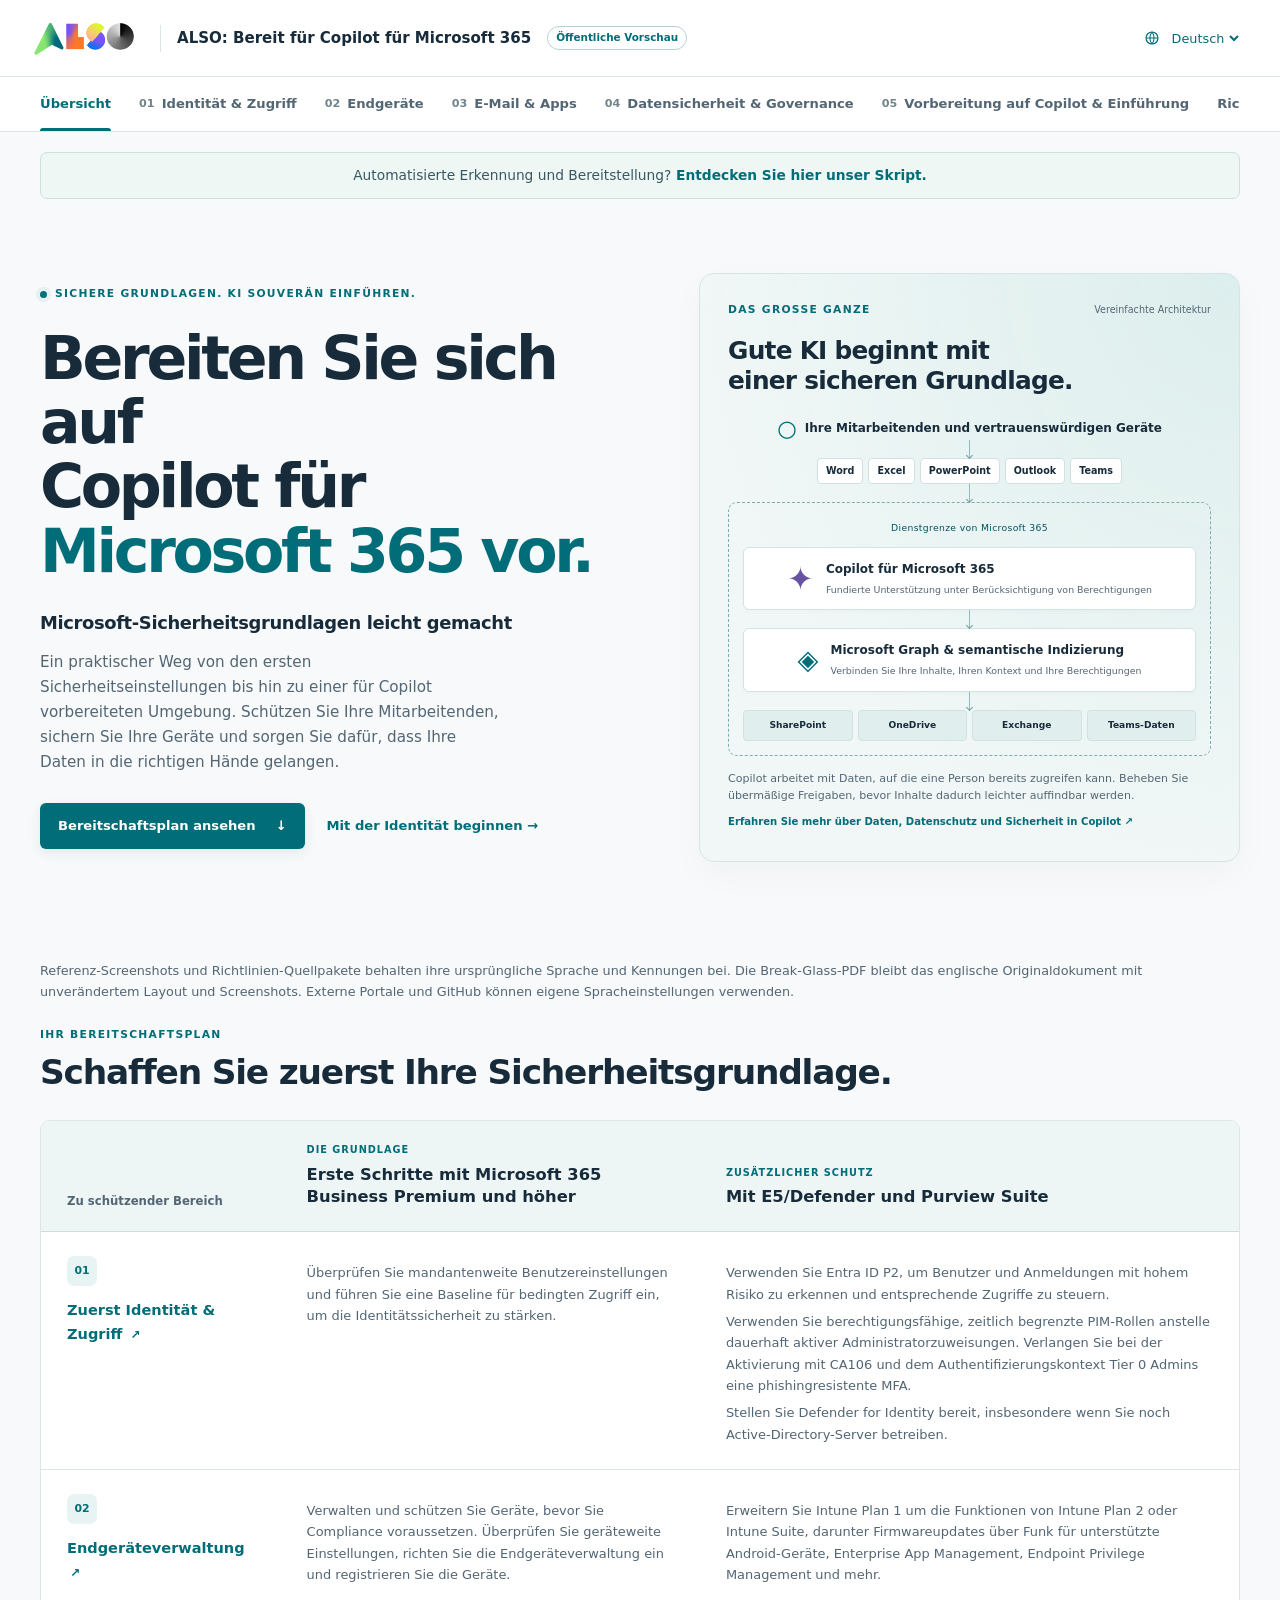
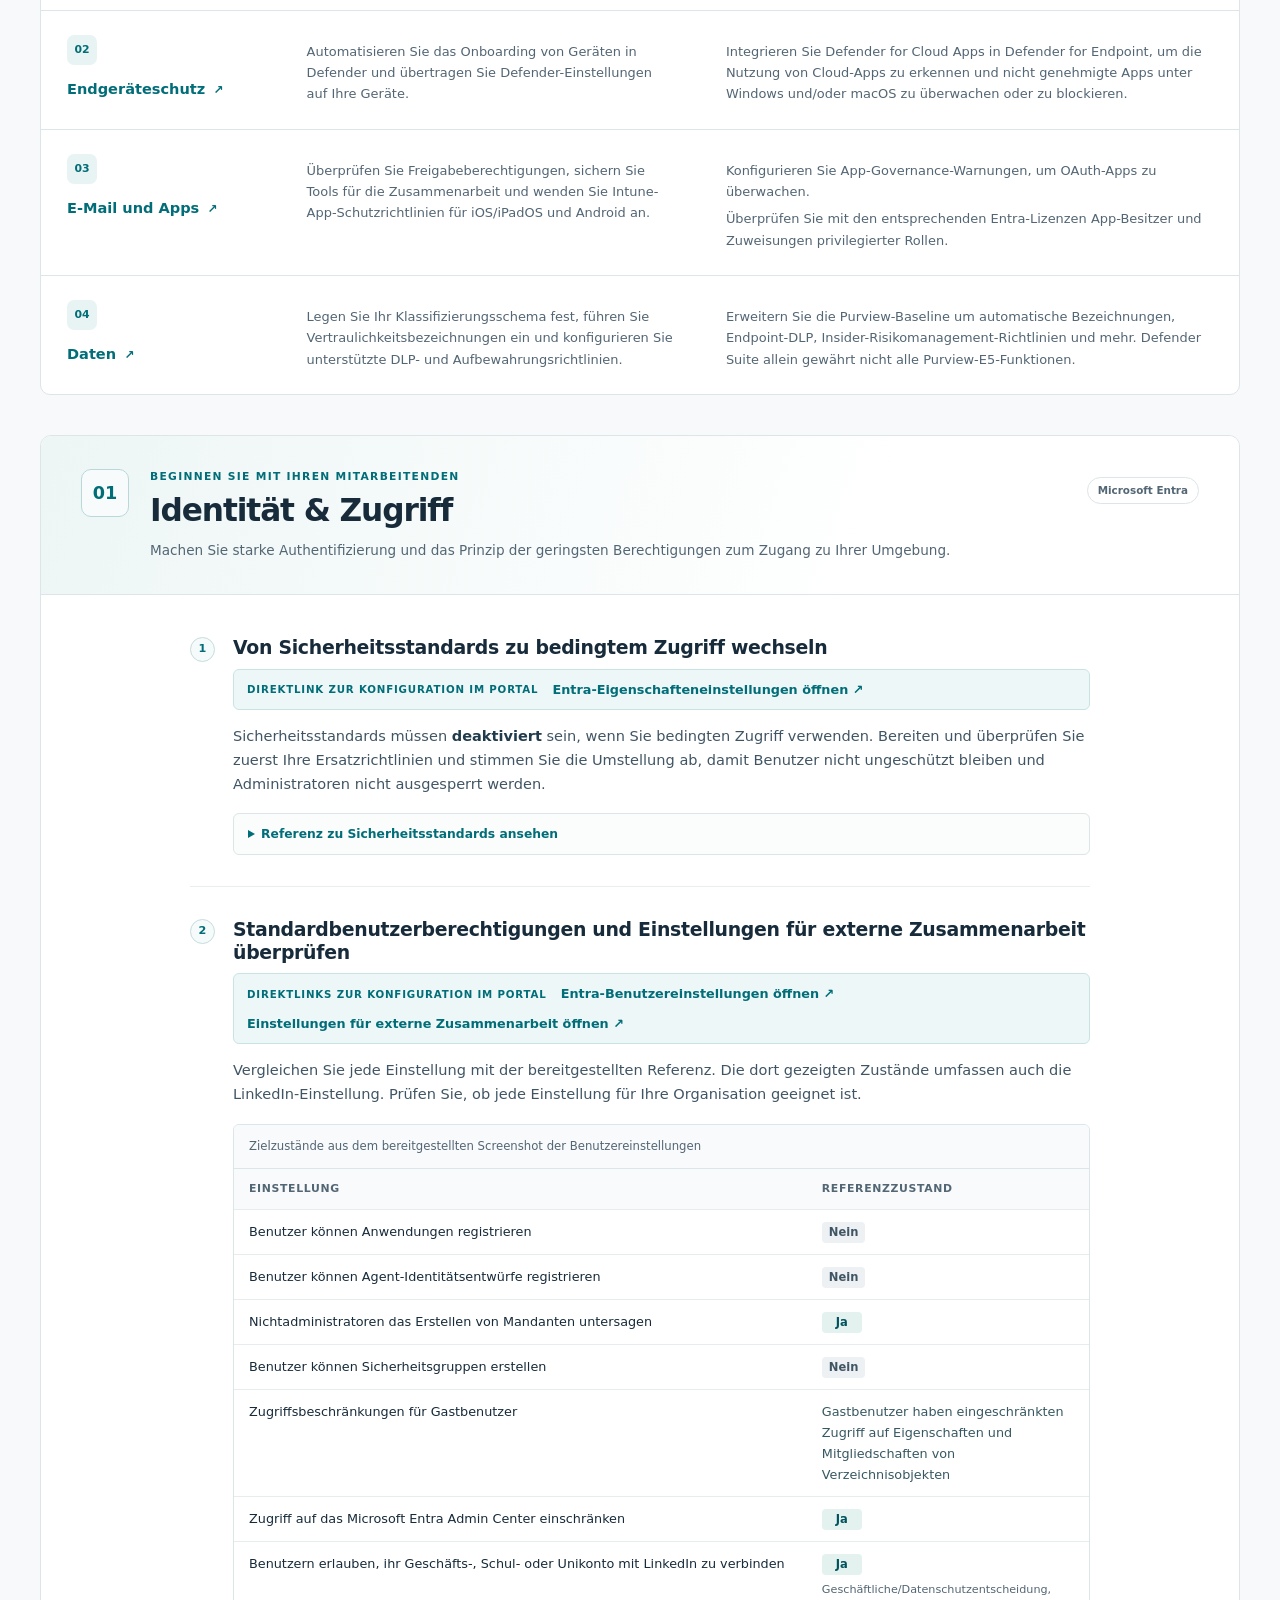
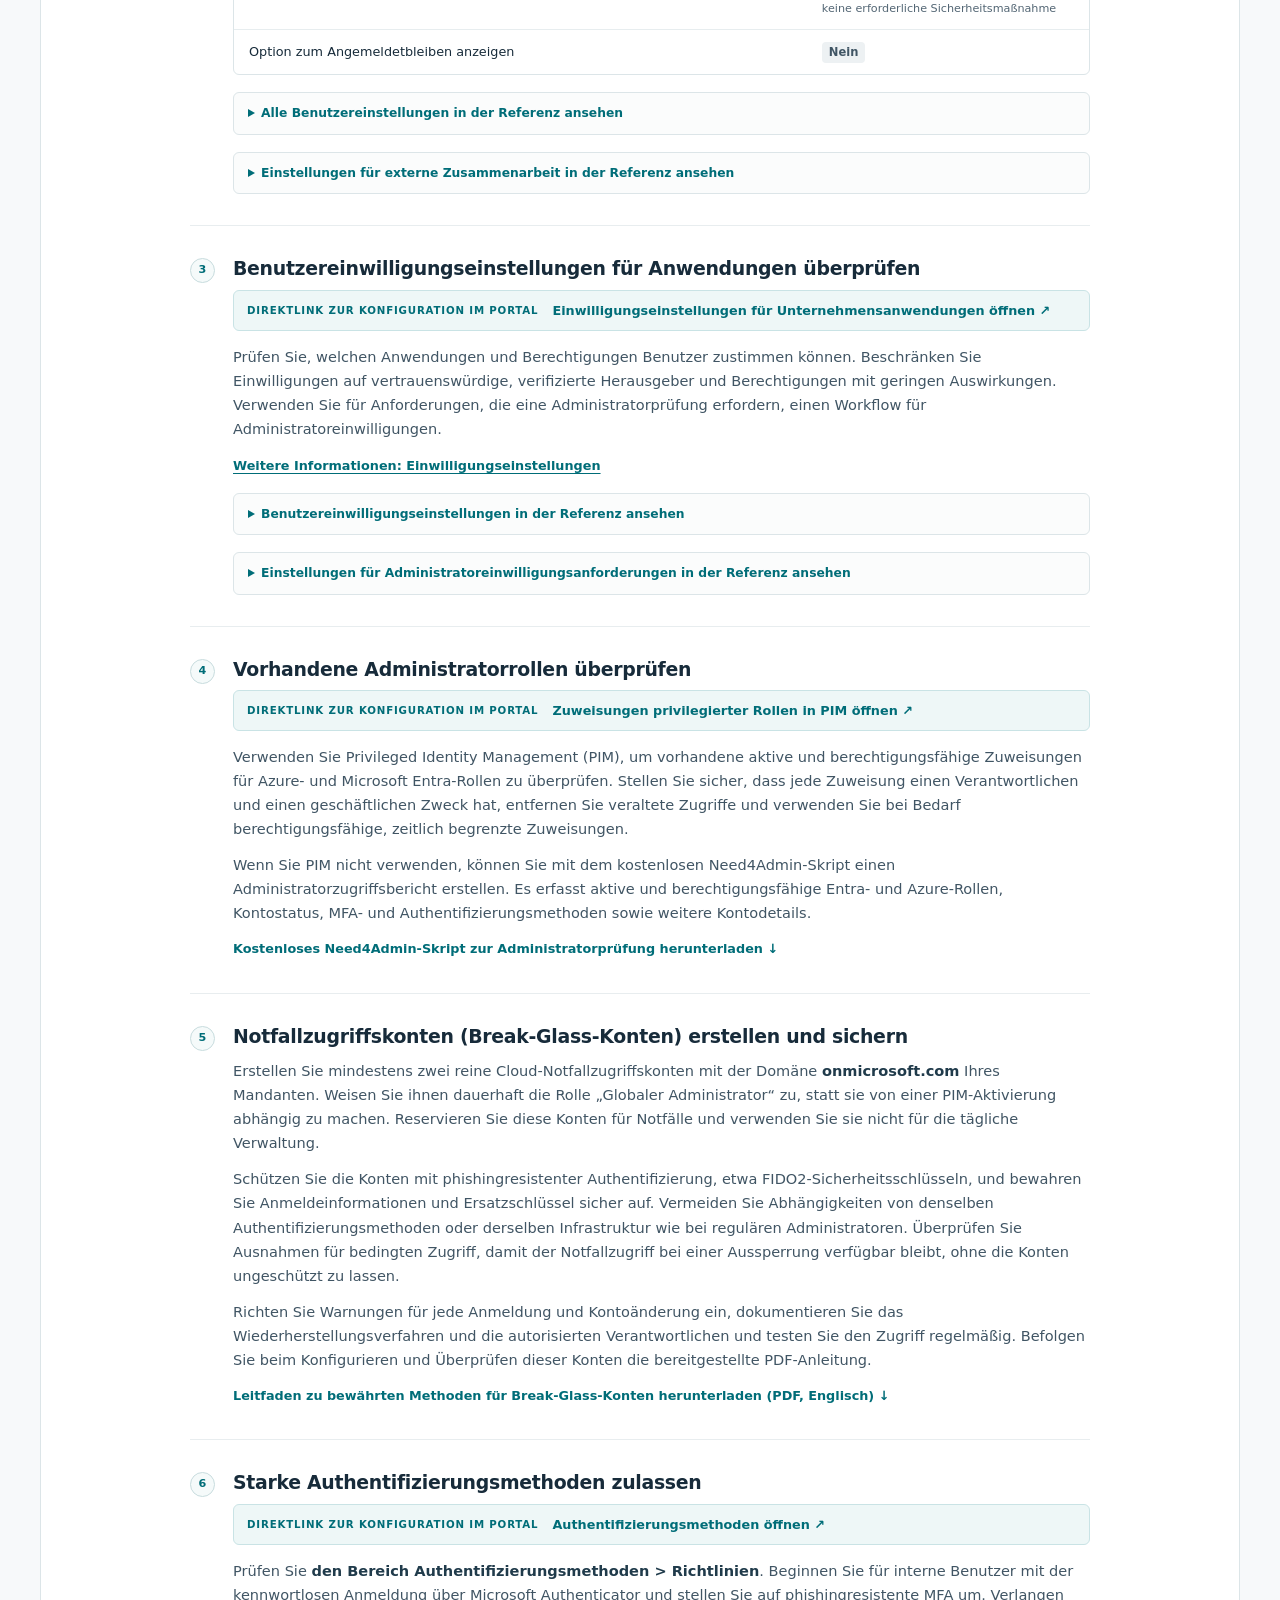
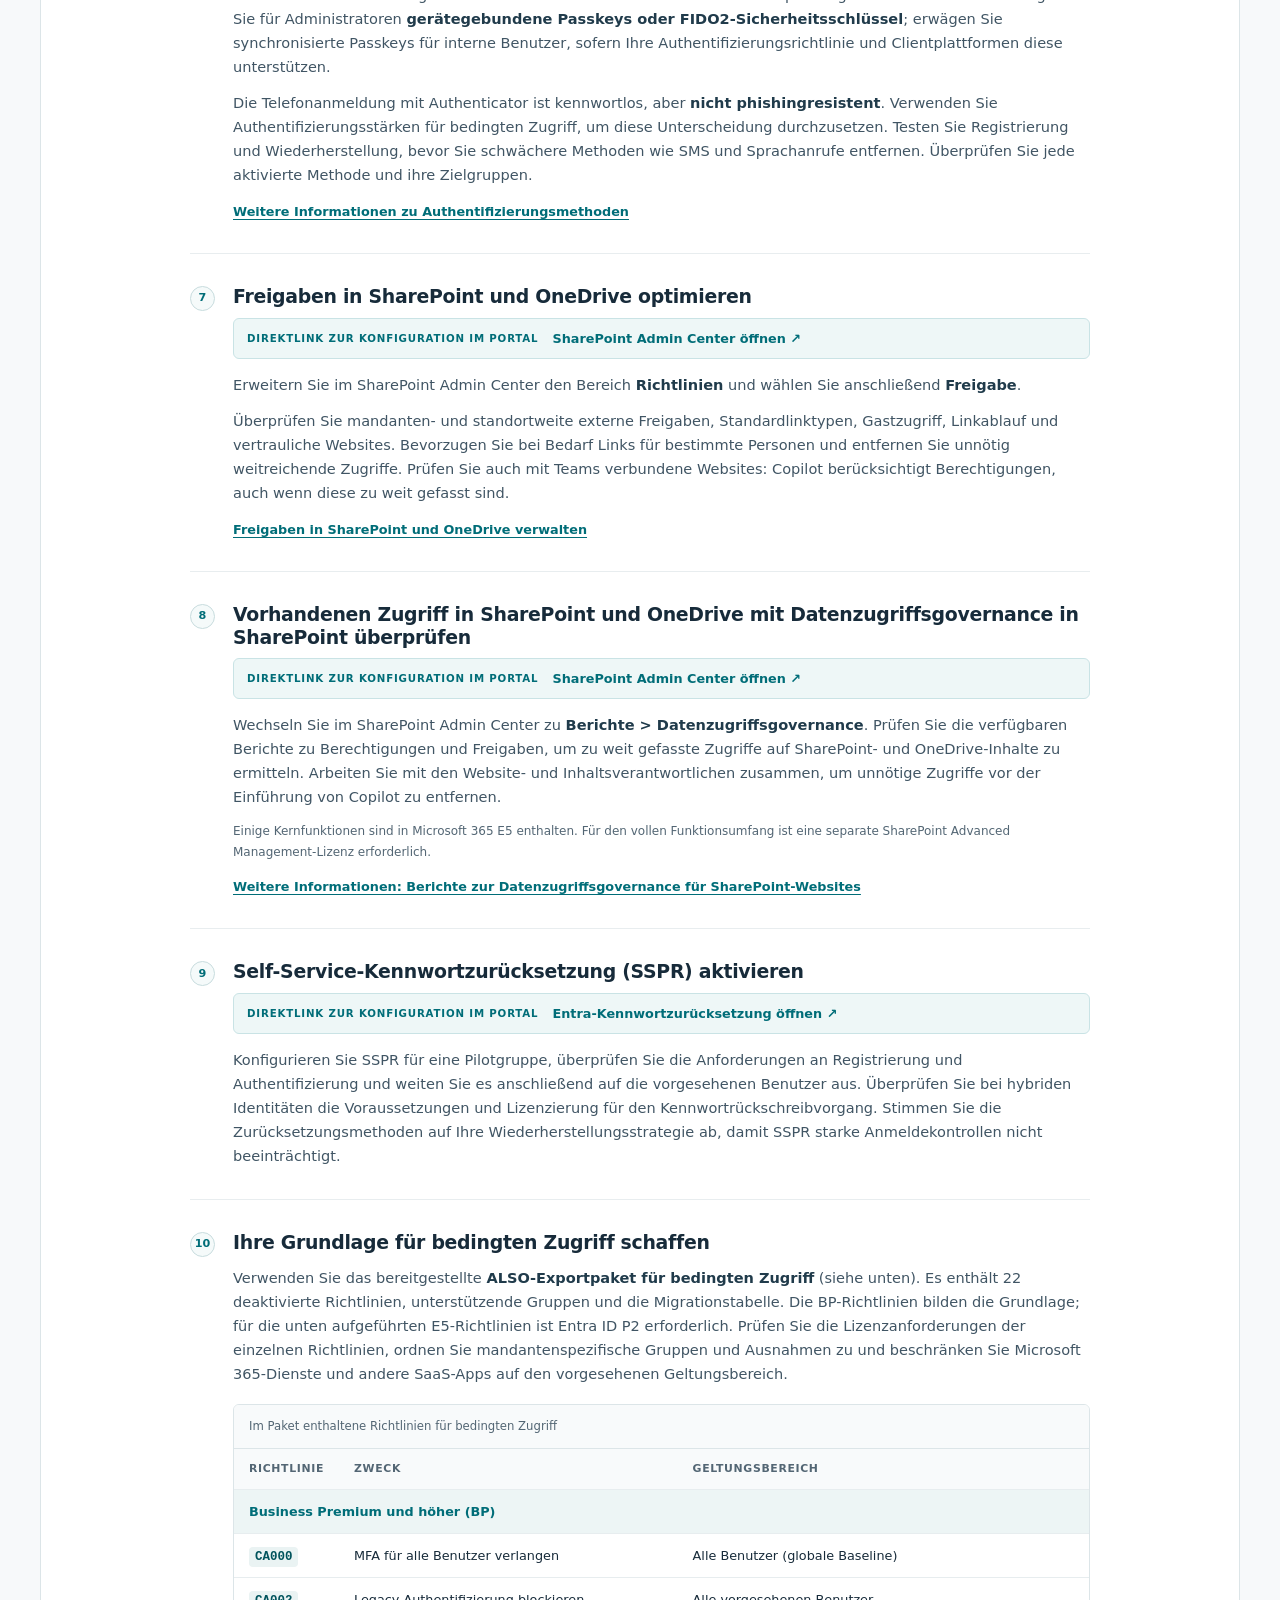
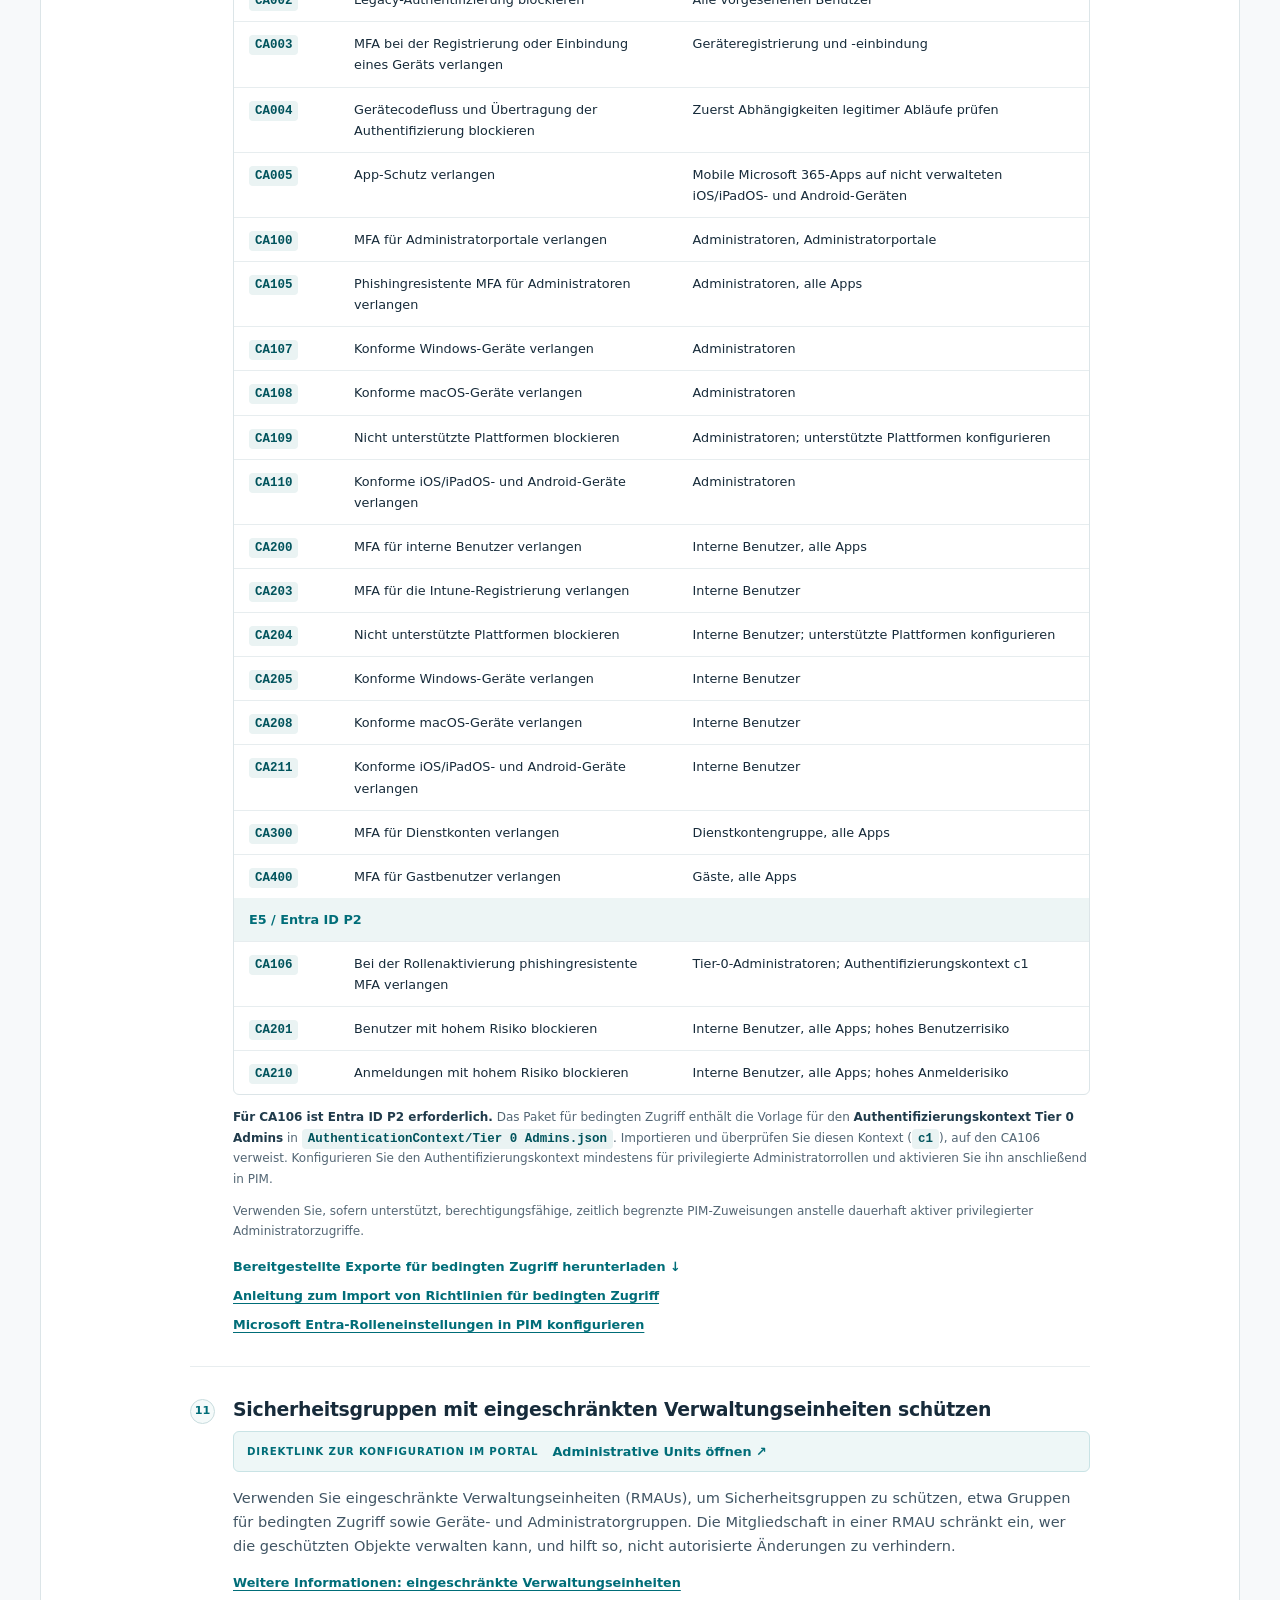
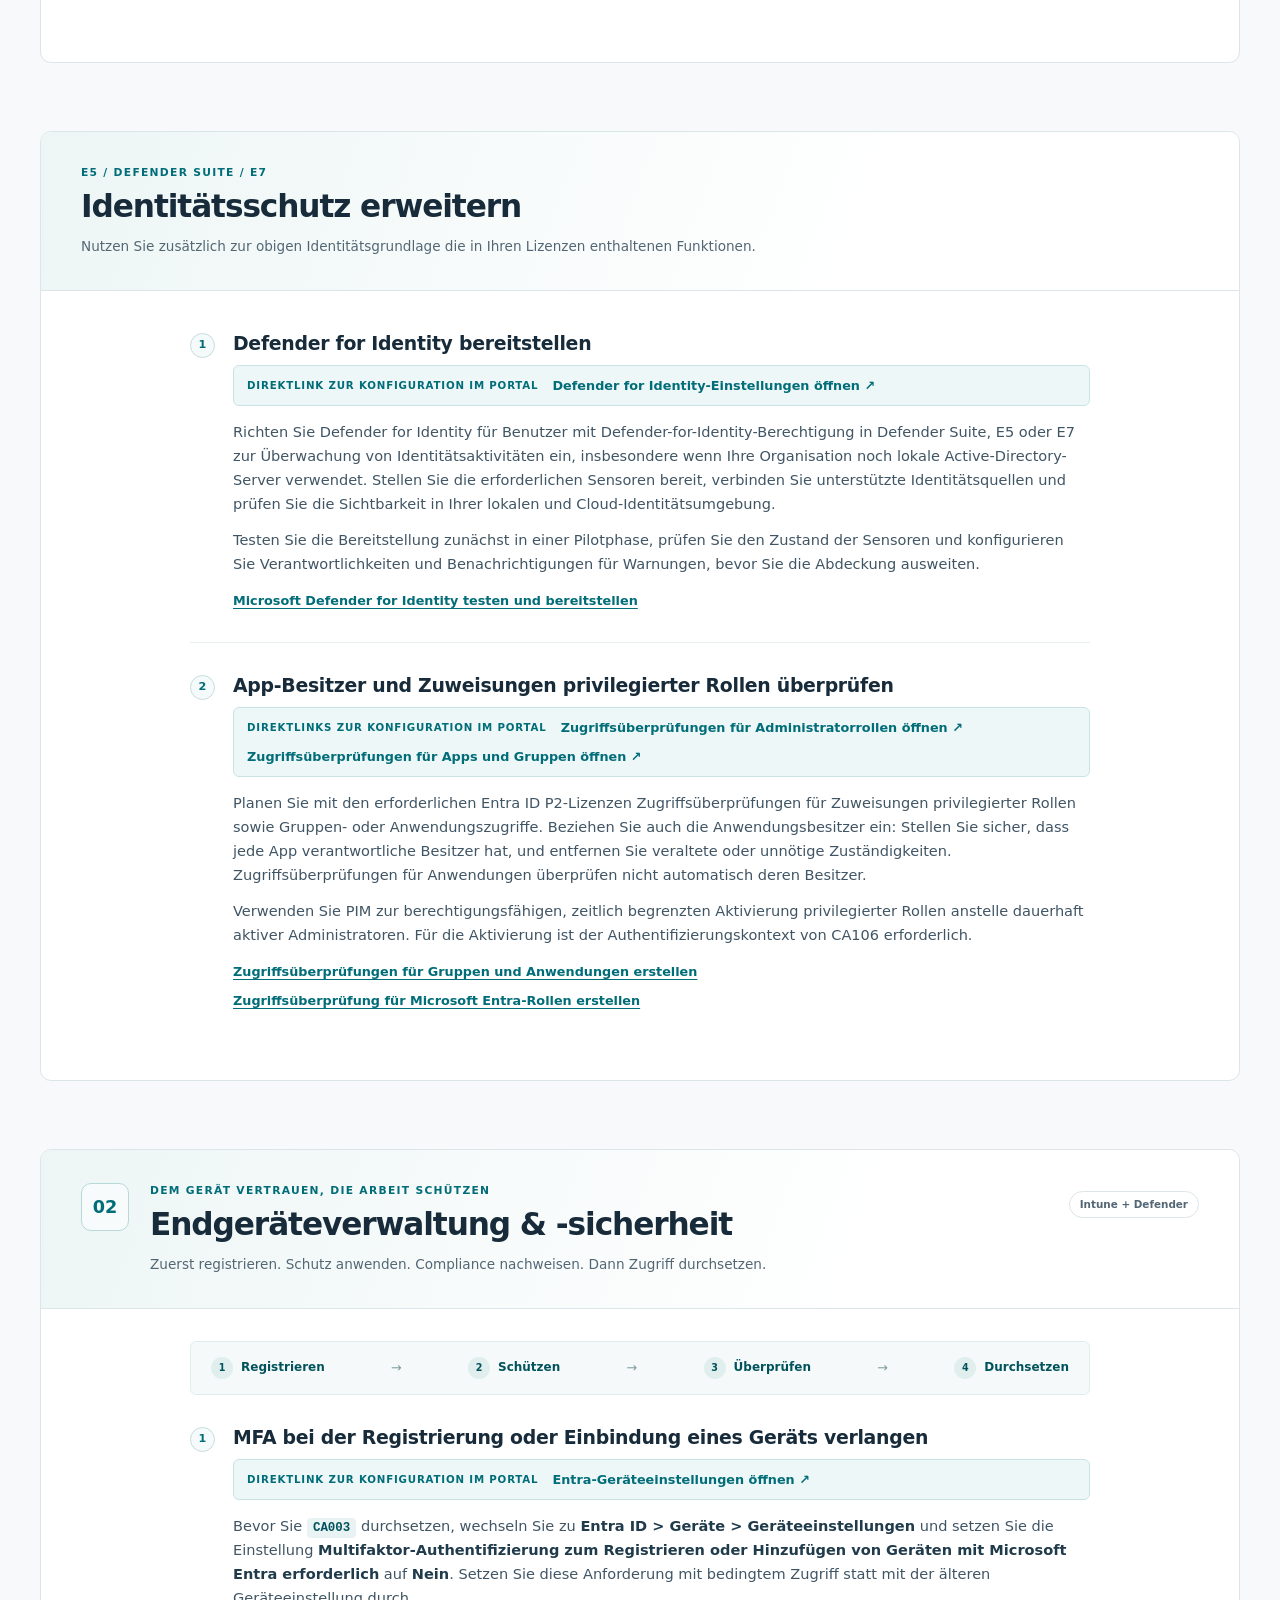
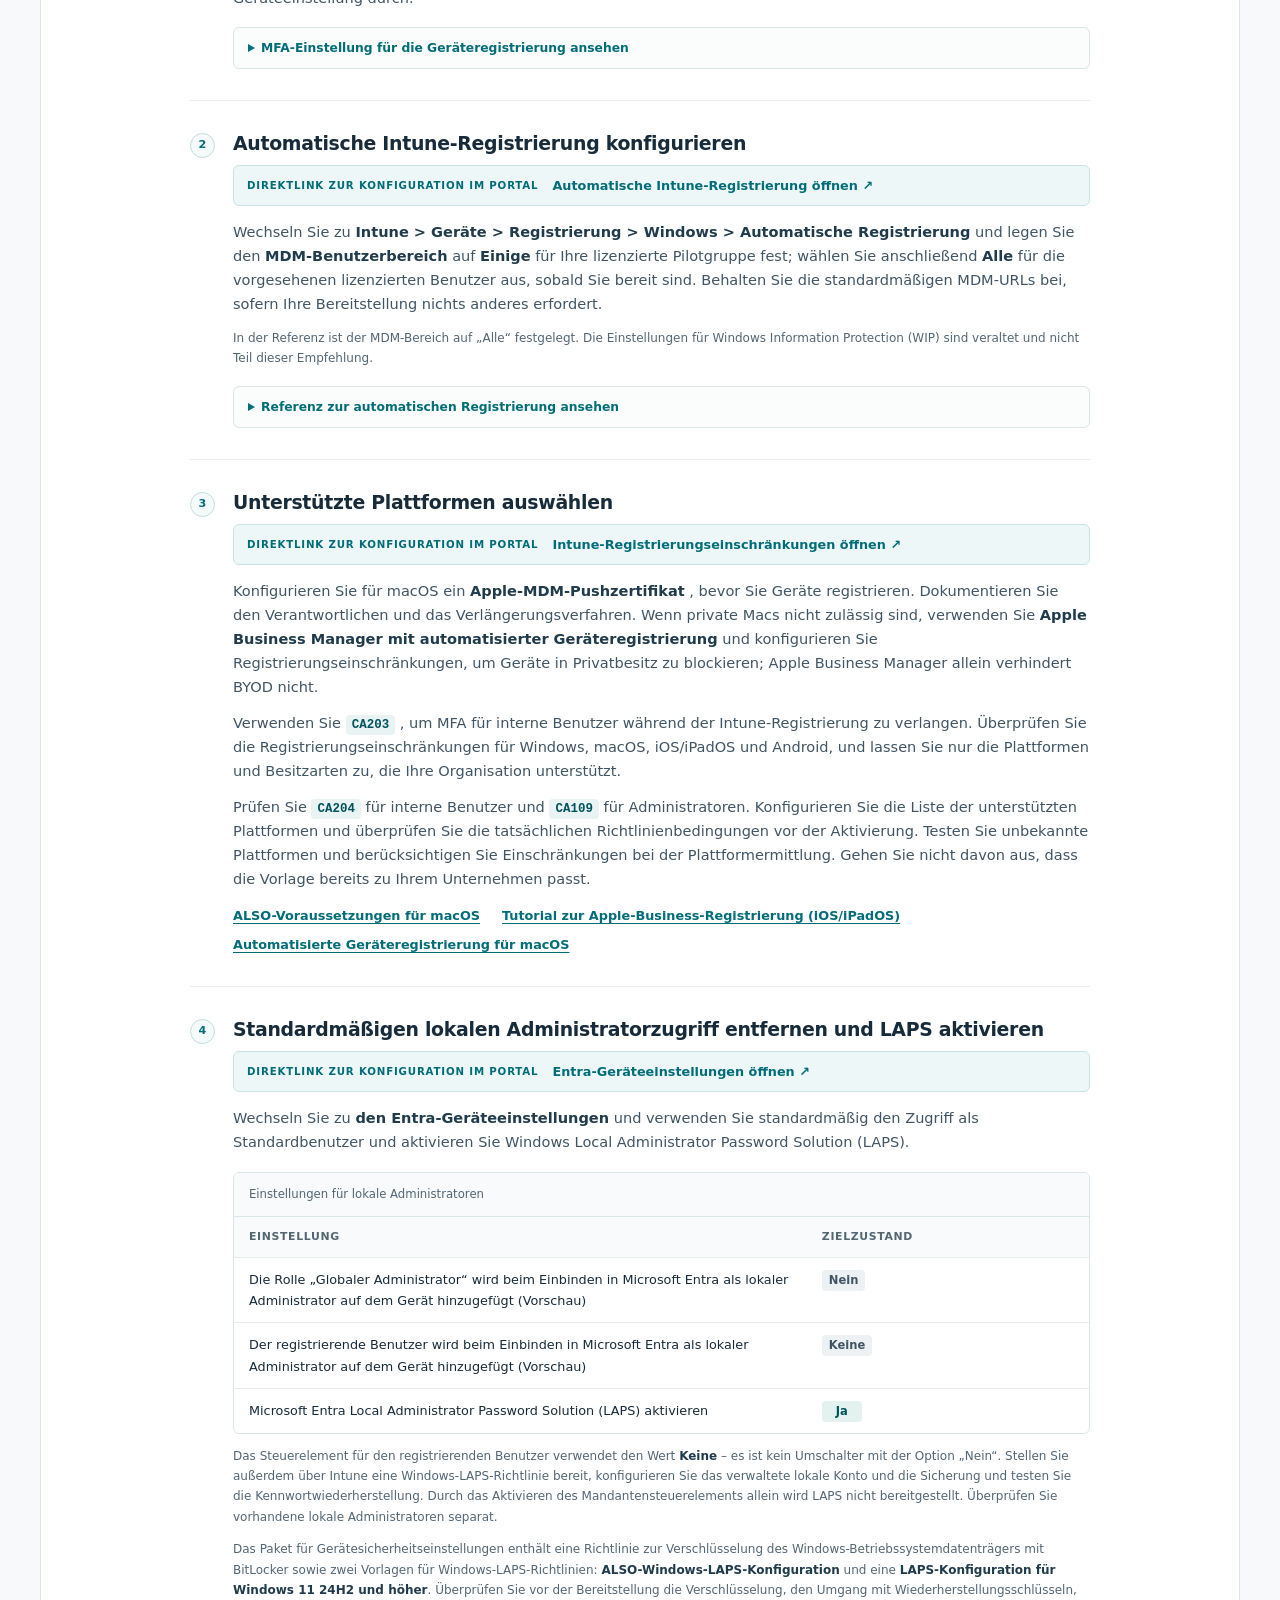
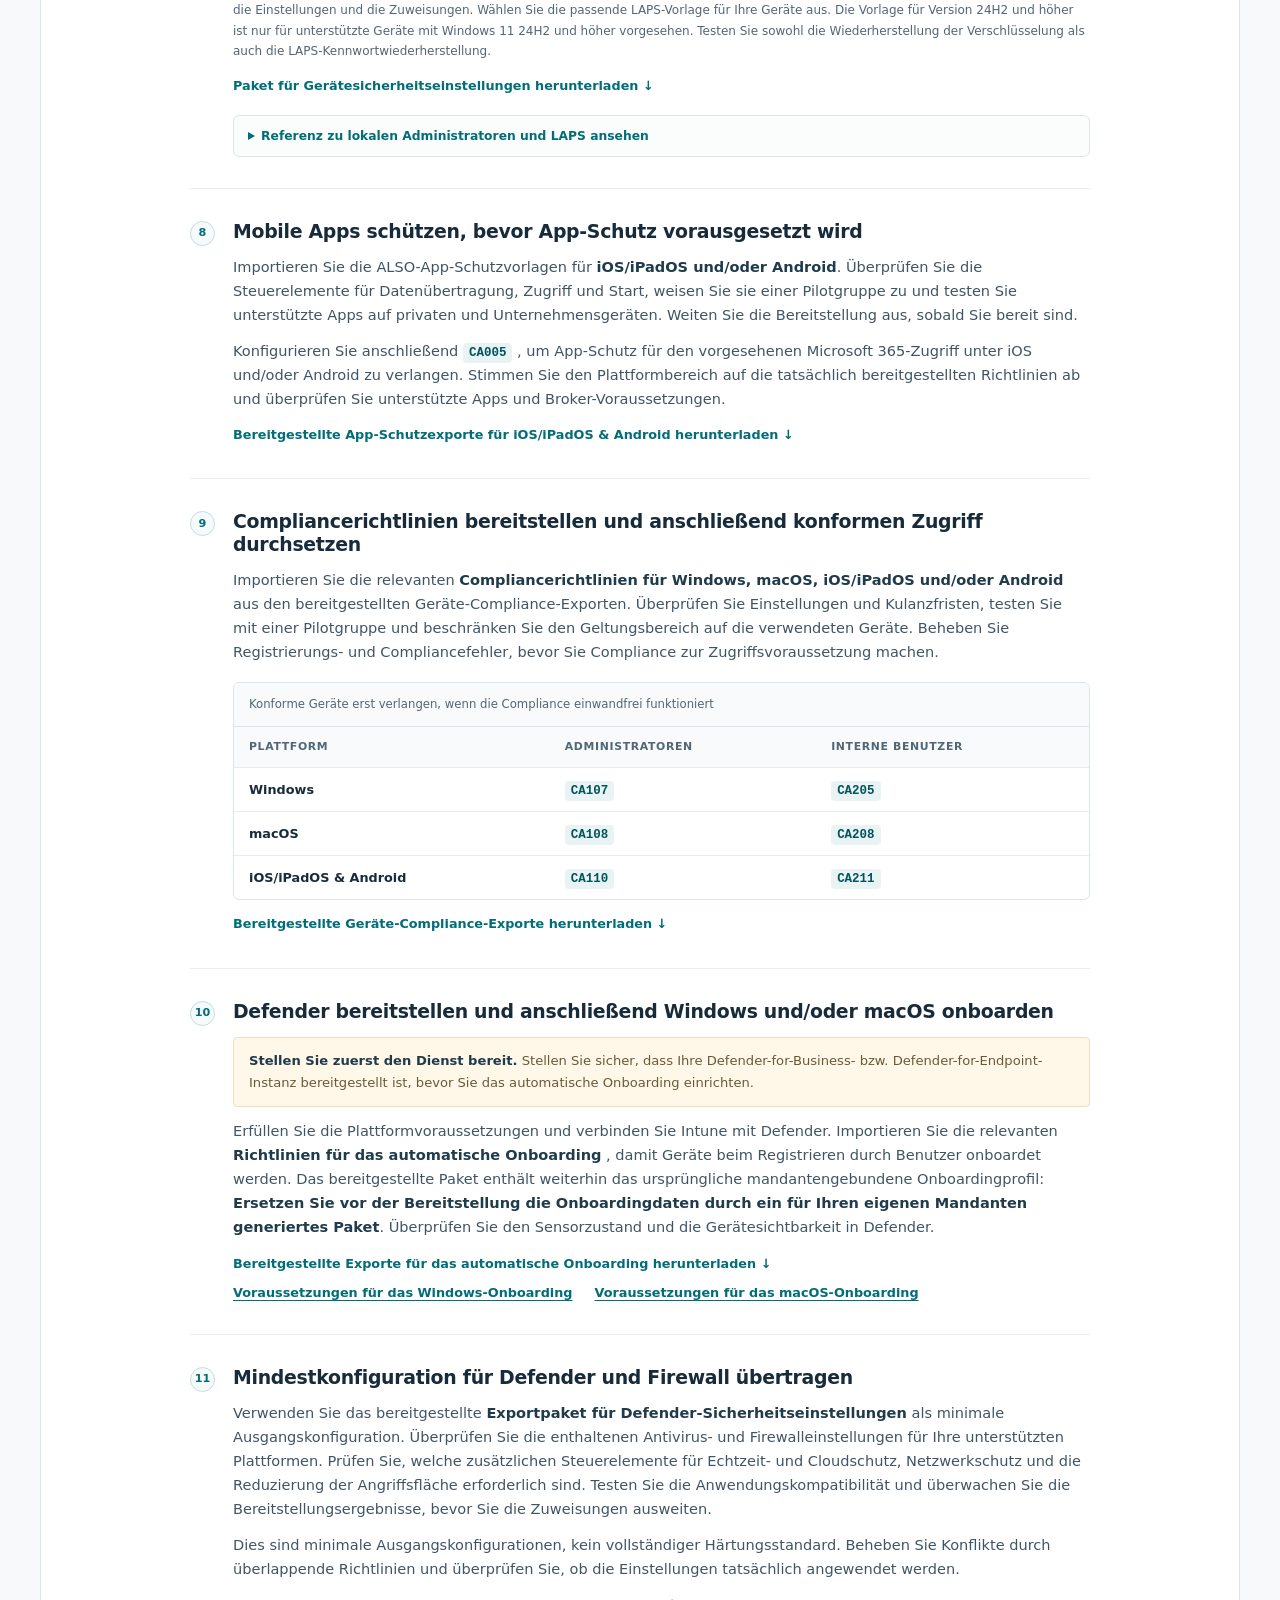
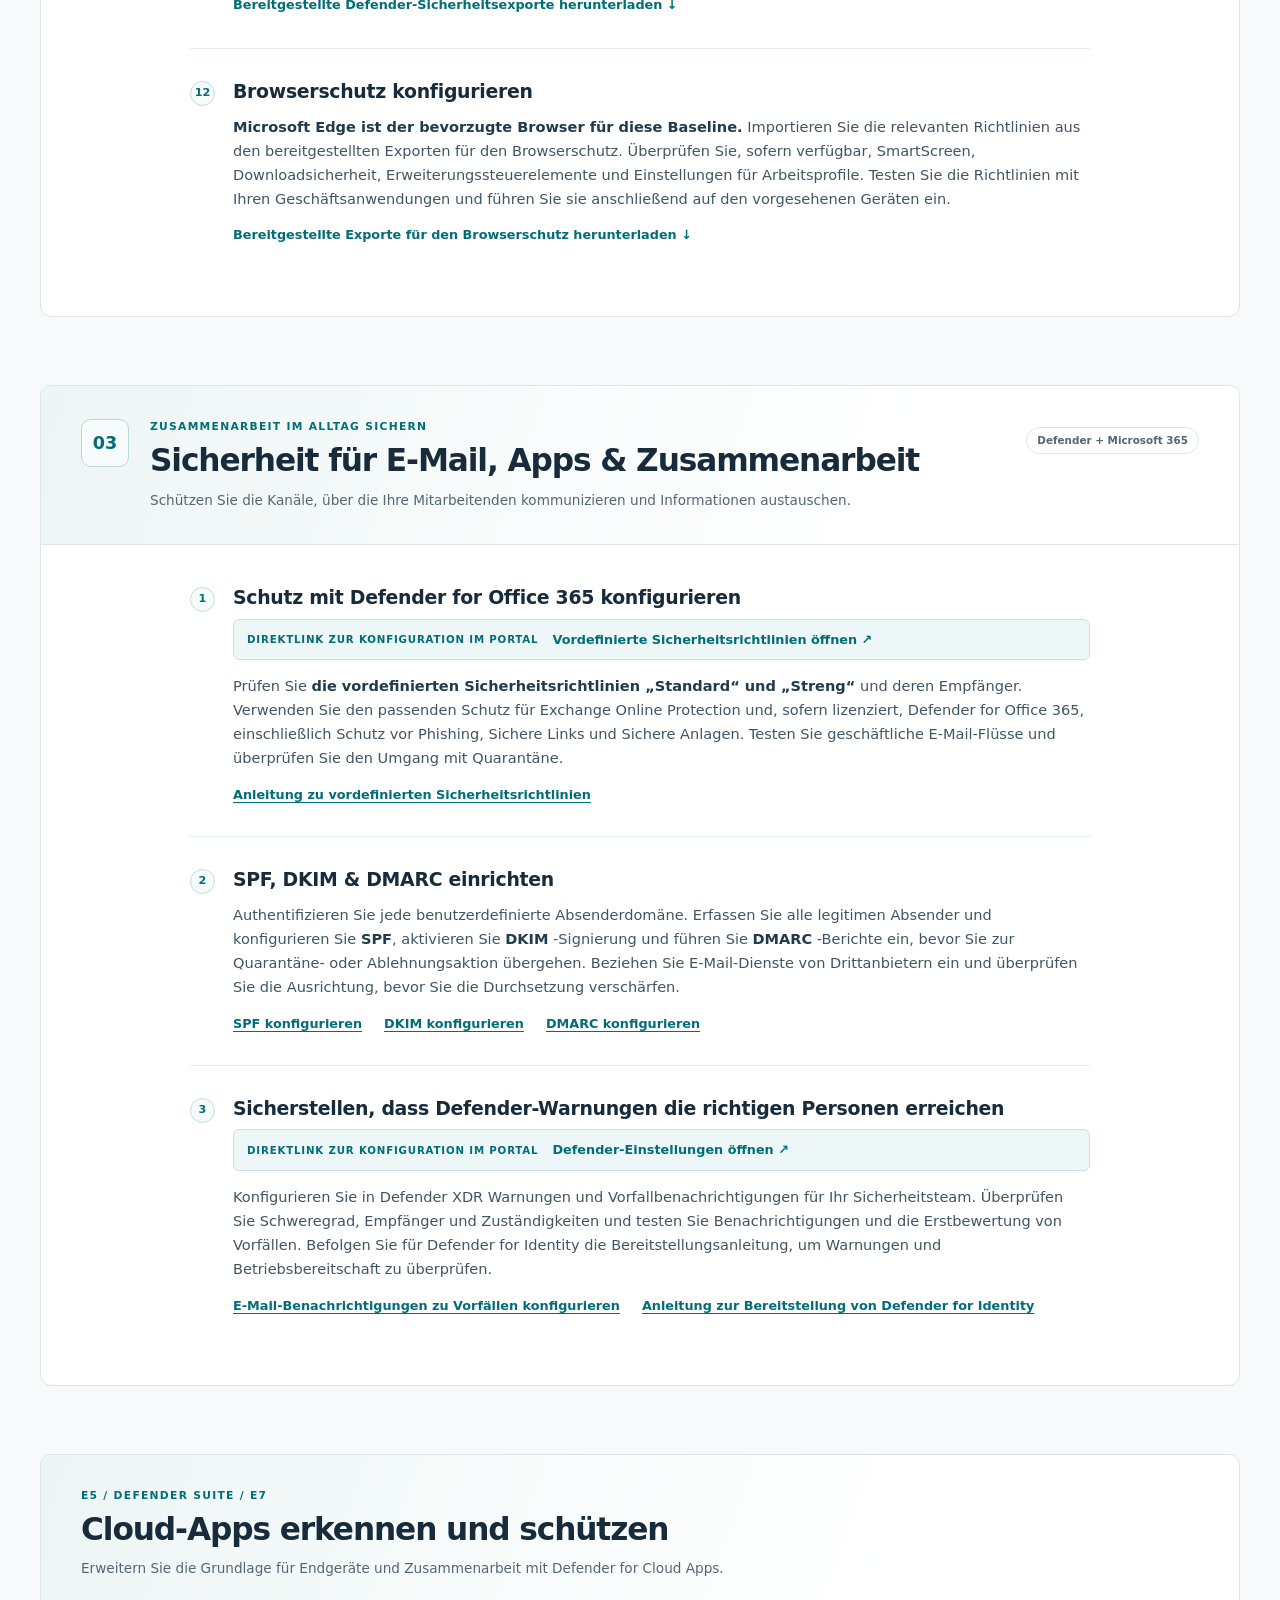
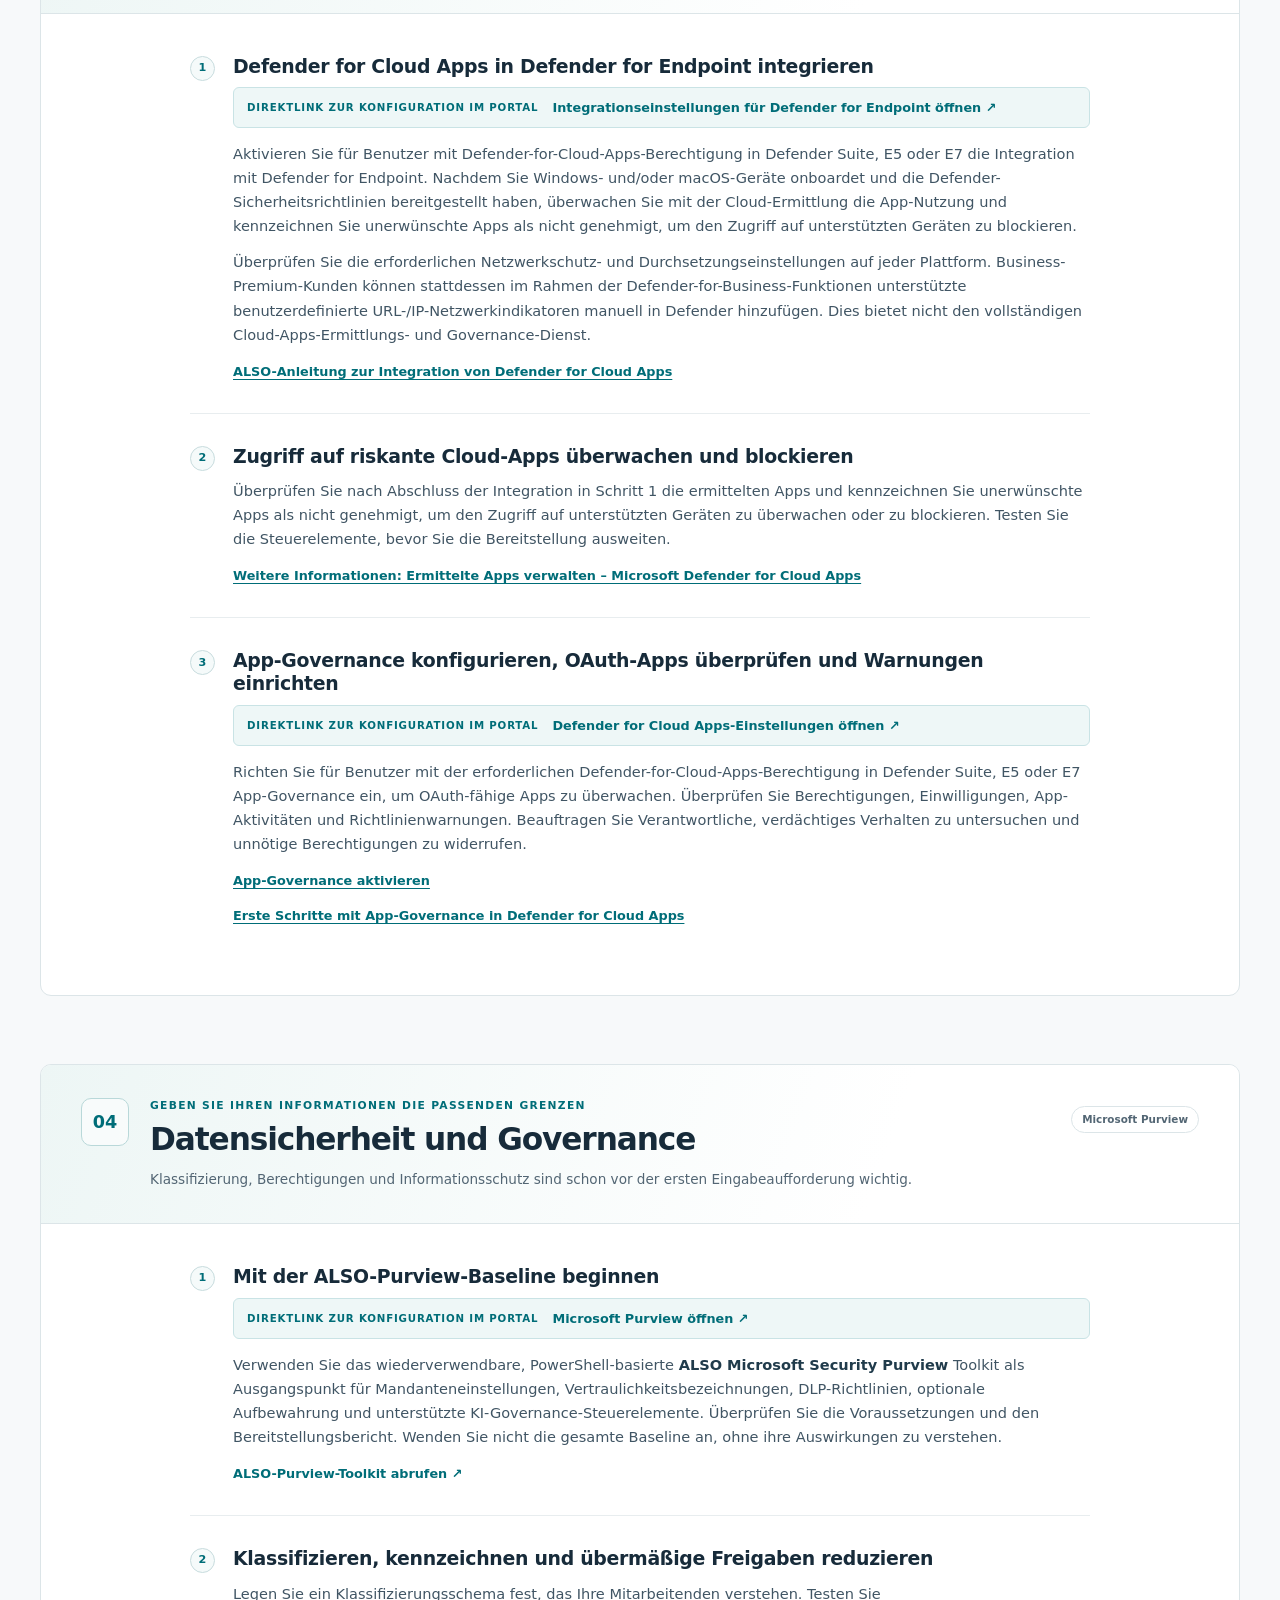
<file: site/de/index.html>
<!doctype html>
<html lang="de">
<head>
  <meta charset="utf-8">
  <meta name="viewport" content="width=device-width, initial-scale=1">
  <meta name="theme-color" content="#006d78">
  <meta name="description" content="Microsoft-Sicherheitsgrundlagen leicht gemacht. Eine ALSO-Schritt-für-Schritt-Anleitung, um Identitäten, Geräte, Zusammenarbeit und Daten zu schützen, bevor Sie Copilot für Microsoft 365 bereitstellen.">
  <title>ALSO: Bereit für Copilot für Microsoft 365</title>
  <link rel="icon" href="../assets/favicon.svg" type="image/svg+xml">
  <link rel="stylesheet" href="../styles.css">
  <script src="../site.js" defer></script>
  <script src="../language.js" defer></script>
</head>
<body>
  <a class="skip-link" href="#main">Zum Leitfaden springen</a>
  <header class="site-header">
    <div class="header-inner">
      <a class="brand" href="#main" aria-label="ALSO: Bereit für Copilot für Microsoft 365 – Startseite">
        <img src="../assets/also-logo.png" alt="ALSO" class="brand-logo" width="112" height="37">
        <span class="brand-divider" aria-hidden="true"></span>
        <span class="brand-product">ALSO: Bereit für Copilot für Microsoft 365</span>
        <span class="preview-badge">Öffentliche Vorschau</span>
      </a>
      <div class="language-selector">
        <svg viewBox="0 0 24 24" aria-hidden="true" focusable="false"><circle cx="12" cy="12" r="9"></circle><path d="M3 12h18M12 3a15 15 0 0 1 0 18M12 3a15 15 0 0 0 0 18"></path></svg>
        <select id="language-select" aria-label="Sprache">
          <option value="../" lang="en">English</option>
          <option value="../de/" lang="de" selected>Deutsch</option>
          <option value="../fr/" lang="fr">Français</option>
          <option value="../es/" lang="es">Español</option>
          <option value="../ru/" lang="ru">Русский</option>
          <option value="../it/" lang="it">Italiano</option>
          <option value="../pl/" lang="pl">Polski</option>
        </select>
      </div>
    </div>
  </header>

  <nav class="chapter-nav" aria-label="Kapitel des Leitfadens">
    <div class="nav-inner">
      <a href="#overview" aria-current="location">Übersicht</a>
      <a href="#identity"><span>01</span> Identität &amp; Zugriff</a>
      <a href="#endpoints"><span>02</span> Endgeräte</a>
      <a href="#collaboration"><span>03</span> E-Mail &amp; Apps</a>
      <a href="#data"><span>04</span> Datensicherheit &amp; Governance</a>
      <a href="#copilot-preparation"><span>05</span> Vorbereitung auf Copilot &amp; Einführung</a>
      <a href="#packages">Richtlinienpakete <span aria-hidden="true">&#8599;</span></a>
    </div>
  </nav>

  <main id="main">
    <aside class="discovery-banner section-width">
      <span>Automatisierte Erkennung und Bereitstellung?</span>
      <a href="https://coc-ms.github.io/ALSO-Microsoft-Security-SecureByDefault/">Entdecken Sie hier unser Skript.</a>
    </aside>
    <section class="hero section-width" id="overview" aria-labelledby="hero-title">
      <div class="hero-copy">
        <p class="eyebrow"><span class="status-dot" aria-hidden="true"></span> Sichere Grundlagen. KI souverän einführen.</p>
        <h1 id="hero-title">Bereiten Sie sich auf<br>Copilot für<br><span>Microsoft 365 vor.</span></h1>
        <p class="hero-subtitle">Microsoft-Sicherheitsgrundlagen leicht gemacht</p>
        <p class="hero-description">Ein praktischer Weg von den ersten Sicherheitseinstellungen bis hin zu einer für Copilot vorbereiteten Umgebung. Schützen Sie Ihre Mitarbeitenden, sichern Sie Ihre Geräte und sorgen Sie dafür, dass Ihre Daten in die richtigen Hände gelangen.</p>
        <div class="hero-actions">
          <a class="button primary" href="#readiness">Bereitschaftsplan ansehen <span aria-hidden="true">&#8595;</span></a>
          <a class="text-link" href="#identity">Mit der Identität beginnen <span aria-hidden="true">&#8594;</span></a>
        </div>
      </div>

      <figure class="architecture" aria-labelledby="architecture-title">
        <div class="diagram-topline"><span class="eyebrow">Das große Ganze</span><span class="diagram-label">Vereinfachte Architektur</span></div>
        <h2 id="architecture-title">Gute KI beginnt mit<br>einer sicheren Grundlage.</h2>
        <div class="diagram-people"><span class="people-icon" aria-hidden="true">&#9675;</span> Ihre Mitarbeitenden und vertrauenswürdigen Geräte</div>
        <div class="connector" aria-hidden="true"></div>
        <div class="app-strip"><span>Word</span><span>Excel</span><span>PowerPoint</span><span>Outlook</span><span>Teams</span></div>
        <div class="connector" aria-hidden="true"></div>
        <div class="service-boundary">
          <span class="boundary-label">Dienstgrenze von Microsoft 365</span>
          <div class="copilot-node"><span class="spark" aria-hidden="true">&#10022;</span><div><strong>Copilot für Microsoft 365</strong><small>Fundierte Unterstützung unter Berücksichtigung von Berechtigungen</small></div></div>
          <div class="connector" aria-hidden="true"></div>
          <div class="graph-node"><span class="graph-symbol" aria-hidden="true">&#9672;</span><div><strong>Microsoft Graph &amp; semantische Indizierung</strong><small>Verbinden Sie Ihre Inhalte, Ihren Kontext und Ihre Berechtigungen</small></div></div>
          <div class="connector" aria-hidden="true"></div>
          <div class="data-nodes"><span>SharePoint</span><span>OneDrive</span><span>Exchange</span><span>Teams-Daten</span></div>
        </div>
        <figcaption>Copilot arbeitet mit Daten, auf die eine Person bereits zugreifen kann. Beheben Sie übermäßige Freigaben, bevor Inhalte dadurch leichter auffindbar werden.</figcaption>
        <a class="diagram-source" href="https://learn.microsoft.com/de-de/microsoft-365/copilot/microsoft-365-copilot-privacy">Erfahren Sie mehr über Daten, Datenschutz und Sicherheit in Copilot <span aria-hidden="true">&#8599;</span></a>
      </figure>
    </section>

    <section class="readiness section-width" id="readiness" aria-labelledby="readiness-title">
      <p class="translation-note">Referenz-Screenshots und Richtlinien-Quellpakete behalten ihre ursprüngliche Sprache und Kennungen bei. Die Break-Glass-PDF bleibt das englische Originaldokument mit unverändertem Layout und Screenshots. Externe Portale und GitHub können eigene Spracheinstellungen verwenden.</p>
      <div class="section-heading">
        <div><p class="eyebrow">Ihr Bereitschaftsplan</p><h2 id="readiness-title">Schaffen Sie zuerst Ihre Sicherheitsgrundlage.</h2></div>
      </div>
      <div class="matrix-scroll">
        <table class="readiness-matrix">
          <caption class="sr-only">Empfehlungen für die Sicherheitsgrundlage nach Schutzbereich</caption>
          <thead><tr><th scope="col">Zu schützender Bereich</th><th scope="col"><span class="tier-label">Die Grundlage</span>Erste Schritte mit Microsoft 365 Business Premium und höher</th><th scope="col"><span class="tier-label">Zusätzlicher Schutz</span>Mit E5/Defender und Purview Suite</th></tr></thead>
          <tbody>
            <tr><th scope="row"><a href="#identity"><span class="area-icon" aria-hidden="true">01</span>Zuerst Identität &amp; Zugriff <span aria-hidden="true">&#8599;</span></a></th><td data-label="Die Grundlage&#10;Erste Schritte mit Microsoft 365 Business Premium und höher"><p>Überprüfen Sie mandantenweite Benutzereinstellungen und führen Sie eine Baseline für bedingten Zugriff ein, um die Identitätssicherheit zu stärken.</p></td><td data-label="Zusätzlicher Schutz&#10;Mit E5/Defender und Purview Suite"><p>Verwenden Sie Entra ID P2, um Benutzer und Anmeldungen mit hohem Risiko zu erkennen und entsprechende Zugriffe zu steuern.</p><p>Verwenden Sie berechtigungsfähige, zeitlich begrenzte PIM-Rollen anstelle dauerhaft aktiver Administratorzuweisungen. Verlangen Sie bei der Aktivierung mit CA106 und dem Authentifizierungskontext Tier 0 Admins eine phishingresistente MFA.</p><p>Stellen Sie Defender for Identity bereit, insbesondere wenn Sie noch Active-Directory-Server betreiben.</p></td></tr>
            <tr><th scope="row"><a href="#endpoints"><span class="area-icon" aria-hidden="true">02</span>Endgeräteverwaltung <span aria-hidden="true">&#8599;</span></a></th><td data-label="Die Grundlage&#10;Erste Schritte mit Microsoft 365 Business Premium und höher"><p>Verwalten und schützen Sie Geräte, bevor Sie Compliance voraussetzen. Überprüfen Sie geräteweite Einstellungen, richten Sie die Endgeräteverwaltung ein und registrieren Sie die Geräte.</p></td><td data-label="Zusätzlicher Schutz&#10;Mit E5/Defender und Purview Suite"><p>Erweitern Sie Intune Plan 1 um die Funktionen von Intune Plan 2 oder Intune Suite, darunter Firmwareupdates über Funk für unterstützte Android-Geräte, Enterprise App Management, Endpoint Privilege Management und mehr.</p></td></tr>
            <tr><th scope="row"><a href="#endpoints"><span class="area-icon" aria-hidden="true">02</span>Endgeräteschutz <span aria-hidden="true">&#8599;</span></a></th><td data-label="Die Grundlage&#10;Erste Schritte mit Microsoft 365 Business Premium und höher"><p>Automatisieren Sie das Onboarding von Geräten in Defender und übertragen Sie Defender-Einstellungen auf Ihre Geräte.</p></td><td data-label="Zusätzlicher Schutz&#10;Mit E5/Defender und Purview Suite"><p>Integrieren Sie Defender for Cloud Apps in Defender for Endpoint, um die Nutzung von Cloud-Apps zu erkennen und nicht genehmigte Apps unter Windows und/oder macOS zu überwachen oder zu blockieren.</p></td></tr>
            <tr><th scope="row"><a href="#collaboration"><span class="area-icon" aria-hidden="true">03</span>E-Mail und Apps <span aria-hidden="true">&#8599;</span></a></th><td data-label="Die Grundlage&#10;Erste Schritte mit Microsoft 365 Business Premium und höher"><p>Überprüfen Sie Freigabeberechtigungen, sichern Sie Tools für die Zusammenarbeit und wenden Sie Intune-App-Schutzrichtlinien für iOS/iPadOS und Android an.</p></td><td data-label="Zusätzlicher Schutz&#10;Mit E5/Defender und Purview Suite"><p>Konfigurieren Sie App-Governance-Warnungen, um OAuth-Apps zu überwachen.</p><p>Überprüfen Sie mit den entsprechenden Entra-Lizenzen App-Besitzer und Zuweisungen privilegierter Rollen.</p></td></tr>
            <tr><th scope="row"><a href="#data"><span class="area-icon" aria-hidden="true">04</span>Daten <span aria-hidden="true">&#8599;</span></a></th><td data-label="Die Grundlage&#10;Erste Schritte mit Microsoft 365 Business Premium und höher"><p>Legen Sie Ihr Klassifizierungsschema fest, führen Sie Vertraulichkeitsbezeichnungen ein und konfigurieren Sie unterstützte DLP- und Aufbewahrungsrichtlinien.</p></td><td data-label="Zusätzlicher Schutz&#10;Mit E5/Defender und Purview Suite"><p>Erweitern Sie die Purview-Baseline um automatische Bezeichnungen, Endpoint-DLP, Insider-Risikomanagement-Richtlinien und mehr. Defender Suite allein gewährt nicht alle Purview-E5-Funktionen.</p></td></tr>
          </tbody>
        </table>
      </div>
    </section>

    <section class="guide-section section-width" id="identity" aria-labelledby="identity-title">
      <div class="chapter-heading">
        <div class="chapter-number">01</div>
        <div><p class="eyebrow">Beginnen Sie mit Ihren Mitarbeitenden</p><h2 id="identity-title">Identität &amp; Zugriff</h2><p>Machen Sie starke Authentifizierung und das Prinzip der geringsten Berechtigungen zum Zugang zu Ihrer Umgebung.</p></div>
        <span class="chapter-category">Microsoft Entra</span>
      </div>
      <div class="guide-body">
        <article class="step" id="security-defaults">
          <div class="step-marker">1</div><div class="step-content">
            <h3>Von Sicherheitsstandards zu bedingtem Zugriff wechseln</h3>
            <div class="portal-links"><span class="portal-tag">Direktlink zur Konfiguration im Portal</span><a class="resource-link" href="https://entra.microsoft.com/#view/Microsoft_AAD_IAM/ActiveDirectoryMenuBlade/~/Properties">Entra-Eigenschafteneinstellungen öffnen <span aria-hidden="true">&#8599;</span></a></div>
            <p>Sicherheitsstandards müssen  <strong>deaktiviert</strong>  sein, wenn Sie bedingten Zugriff verwenden. Bereiten und überprüfen Sie zuerst Ihre Ersatzrichtlinien und stimmen Sie die Umstellung ab, damit Benutzer nicht ungeschützt bleiben und Administratoren nicht ausgesperrt werden.</p>
            <details class="visual-reference"><summary>Referenz zu Sicherheitsstandards ansehen</summary><figure><img src="../assets/security-defaults.png" alt="Im Bereich für Sicherheitsstandards wird erklärt, dass vorhandene Richtlinien für bedingten Zugriff das Aktivieren der Sicherheitsstandards verhindern." width="1550" height="218"><figcaption>Im bereitgestellten Mandanten wird bereits bedingter Zugriff verwendet. Vergewissern Sie sich, dass die Sicherheitsstandards in Ihrem eigenen Mandanten deaktiviert sind; vor der Migration zeigt das Portal möglicherweise ein anderes Steuerelement an.</figcaption></figure></details>
          </div>
        </article>
        <article class="step" id="user-settings">
          <div class="step-marker">2</div><div class="step-content">
            <h3>Standardbenutzerberechtigungen und Einstellungen für externe Zusammenarbeit überprüfen</h3>
            <div class="portal-links"><span class="portal-tag">Direktlinks zur Konfiguration im Portal</span><a class="resource-link" href="https://entra.microsoft.com/#view/Microsoft_AAD_UsersAndTenants/UserManagementMenuBlade/~/UserSettings">Entra-Benutzereinstellungen öffnen <span aria-hidden="true">&#8599;</span></a><a class="resource-link" href="https://entra.microsoft.com/#view/Microsoft_AAD_IAM/AllowlistPolicyBlade">Einstellungen für externe Zusammenarbeit öffnen <span aria-hidden="true">&#8599;</span></a></div>
            <p>Vergleichen Sie jede Einstellung mit der bereitgestellten Referenz. Die dort gezeigten Zustände umfassen auch die LinkedIn-Einstellung. Prüfen Sie, ob jede Einstellung für Ihre Organisation geeignet ist.</p>
            <div class="table-wrap"><table class="settings-table"><caption>Zielzustände aus dem bereitgestellten Screenshot der Benutzereinstellungen</caption><thead><tr><th scope="col">Einstellung</th><th scope="col">Referenzzustand</th></tr></thead><tbody>
              <tr><td>Benutzer können Anwendungen registrieren</td><td><span class="setting-value">Nein</span></td></tr>
              <tr><td>Benutzer können Agent-Identitätsentwürfe registrieren</td><td><span class="setting-value">Nein</span></td></tr>
              <tr><td>Nichtadministratoren das Erstellen von Mandanten untersagen</td><td><span class="setting-value yes">Ja</span></td></tr>
              <tr><td>Benutzer können Sicherheitsgruppen erstellen</td><td><span class="setting-value">Nein</span></td></tr>
              <tr><td>Zugriffsbeschränkungen für Gastbenutzer</td><td>Gastbenutzer haben eingeschränkten Zugriff auf Eigenschaften und Mitgliedschaften von Verzeichnisobjekten</td></tr>
              <tr><td>Zugriff auf das Microsoft Entra Admin Center einschränken</td><td><span class="setting-value yes">Ja</span></td></tr>
              <tr><td>Benutzern erlauben, ihr Geschäfts-, Schul- oder Unikonto mit LinkedIn zu verbinden</td><td><span class="setting-value yes">Ja</span> <small>Geschäftliche/Datenschutzentscheidung, keine erforderliche Sicherheitsmaßnahme</small></td></tr>
              <tr><td>Option zum Angemeldetbleiben anzeigen</td><td><span class="setting-value">Nein</span></td></tr>
            </tbody></table></div>
            <details class="visual-reference"><summary>Alle Benutzereinstellungen in der Referenz ansehen</summary><figure><img src="../assets/user-settings.png" alt="Entra-Benutzereinstellungen mit den acht oben in der Tabelle aufgeführten Zielzuständen." width="1239" height="1032"><figcaption>Referenzkonfiguration. Vorschau-Einstellungen und Bezeichnungen können sich ändern, wenn Microsoft das Portal aktualisiert.</figcaption></figure></details>
            <details class="visual-reference"><summary>Einstellungen für externe Zusammenarbeit in der Referenz ansehen</summary><figure><img src="../assets/external-collaboration.png" alt="Einstellungen für externe Zusammenarbeit in Microsoft Entra mit Gastzugriff, Einladungen, Self-Service-Registrierung, Einstellungen zum Verlassen der Organisation für externe Benutzer und Einschränkungen der Zusammenarbeit." width="1456" height="993"><figcaption>Bereitgestelltes Referenzbild. Vergleichen Sie Gastzugriff, Einladungen, Self-Service-Registrierung und Domäneneinschränkungen mit den Anforderungen Ihrer Organisation.</figcaption></figure></details>
          </div>
        </article>
        <article class="step" id="user-consent-settings">
          <div class="step-marker">3</div><div class="step-content">
            <h3>Benutzereinwilligungseinstellungen für Anwendungen überprüfen</h3>
            <div class="portal-links"><span class="portal-tag">Direktlink zur Konfiguration im Portal</span><a class="resource-link" href="https://entra.microsoft.com/#view/Microsoft_AAD_IAM/ConsentPoliciesMenuBlade/~/UserSettings">Einwilligungseinstellungen für Unternehmensanwendungen öffnen <span aria-hidden="true">&#8599;</span></a></div>
            <p>Prüfen Sie, welchen Anwendungen und Berechtigungen Benutzer zustimmen können. Beschränken Sie Einwilligungen auf vertrauenswürdige, verifizierte Herausgeber und Berechtigungen mit geringen Auswirkungen. Verwenden Sie für Anforderungen, die eine Administratorprüfung erfordern, einen Workflow für Administratoreinwilligungen.</p>
            <div class="resource-links"><a href="https://learn.microsoft.com/de-de/entra/identity/enterprise-apps/configure-user-consent">Weitere Informationen: Einwilligungseinstellungen</a></div>
            <details class="visual-reference"><summary>Benutzereinwilligungseinstellungen in der Referenz ansehen</summary><figure><img src="../assets/consent-user-settings.png" alt="Benutzereinwilligungseinstellungen in Microsoft Entra mit Beschränkung der Einwilligung auf verifizierte Herausgeber und ausgewählte Berechtigungen mit geringen Auswirkungen." width="1183" height="424"><figcaption>Bereitgestellte Referenz für Benutzereinwilligungseinstellungen. Vergewissern Sie sich, dass die Berechtigungsklassifizierung und die Einwilligungsrichtlinie den Anforderungen Ihrer Organisation entsprechen.</figcaption></figure></details>
            <details class="visual-reference"><summary>Einstellungen für Administratoreinwilligungsanforderungen in der Referenz ansehen</summary><figure><img src="../assets/consent-admin-settings.png" alt="Administratoreinwilligungseinstellungen in Microsoft Entra mit aktivierten Administratoreinwilligungsanforderungen, ausgewählten Prüfern, E-Mail-Benachrichtigungen, Erinnerungen und einem Ablauf nach 30 Tagen." width="1406" height="627"><figcaption>Bereitgestellte Referenz für Administratoreinwilligungsanforderungen. Konfigurieren Sie geeignete Prüfer, Benachrichtigungen und den Ablauf der Anforderungen für Ihre Organisation.</figcaption></figure></details>
          </div>
        </article>
        <article class="step" id="admin-role-review">
          <div class="step-marker">4</div><div class="step-content">
            <h3>Vorhandene Administratorrollen überprüfen</h3>
            <div class="portal-links"><span class="portal-tag">Direktlink zur Konfiguration im Portal</span><a class="resource-link" href="https://entra.microsoft.com/#view/Microsoft_Azure_PIMCommon/ResourceMenuBlade/~/members/resourceId//resourceType/tenant/provider/aadroles">Zuweisungen privilegierter Rollen in PIM öffnen <span aria-hidden="true">&#8599;</span></a></div>
            <p>Verwenden Sie Privileged Identity Management (PIM), um vorhandene aktive und berechtigungsfähige Zuweisungen für Azure- und Microsoft Entra-Rollen zu überprüfen. Stellen Sie sicher, dass jede Zuweisung einen Verantwortlichen und einen geschäftlichen Zweck hat, entfernen Sie veraltete Zugriffe und verwenden Sie bei Bedarf berechtigungsfähige, zeitlich begrenzte Zuweisungen.</p>
            <p>Wenn Sie PIM nicht verwenden, können Sie mit dem kostenlosen Need4Admin-Skript einen Administratorzugriffsbericht erstellen. Es erfasst aktive und berechtigungsfähige Entra- und Azure-Rollen, Kontostatus, MFA- und Authentifizierungsmethoden sowie weitere Kontodetails.</p>
            <a class="resource-link" href="../downloads/Need4Admin-main.zip" download>Kostenloses Need4Admin-Skript zur Administratorprüfung herunterladen <span aria-hidden="true">&#8595;</span></a>
          </div>
        </article>
        <article class="step" id="break-glass">
          <div class="step-marker">5</div><div class="step-content">
            <h3>Notfallzugriffskonten (Break-Glass-Konten) erstellen und sichern</h3>
            <p>Erstellen Sie mindestens zwei reine Cloud-Notfallzugriffskonten mit der Domäne  <strong>onmicrosoft.com</strong>  Ihres Mandanten. Weisen Sie ihnen dauerhaft die Rolle „Globaler Administrator“ zu, statt sie von einer PIM-Aktivierung abhängig zu machen. Reservieren Sie diese Konten für Notfälle und verwenden Sie sie nicht für die tägliche Verwaltung.</p>
            <p>Schützen Sie die Konten mit phishingresistenter Authentifizierung, etwa FIDO2-Sicherheitsschlüsseln, und bewahren Sie Anmeldeinformationen und Ersatzschlüssel sicher auf. Vermeiden Sie Abhängigkeiten von denselben Authentifizierungsmethoden oder derselben Infrastruktur wie bei regulären Administratoren. Überprüfen Sie Ausnahmen für bedingten Zugriff, damit der Notfallzugriff bei einer Aussperrung verfügbar bleibt, ohne die Konten ungeschützt zu lassen.</p>
            <p>Richten Sie Warnungen für jede Anmeldung und Kontoänderung ein, dokumentieren Sie das Wiederherstellungsverfahren und die autorisierten Verantwortlichen und testen Sie den Zugriff regelmäßig. Befolgen Sie beim Konfigurieren und Überprüfen dieser Konten die bereitgestellte PDF-Anleitung.</p>
            <a class="resource-link" href="../downloads/break-glass-account-best-practices.pdf" download>Leitfaden zu bewährten Methoden für Break-Glass-Konten herunterladen (PDF, Englisch) <span aria-hidden="true">&#8595;</span></a>
          </div>
        </article>
        <article class="step" id="authentication">
          <div class="step-marker">6</div><div class="step-content">
            <h3>Starke Authentifizierungsmethoden zulassen</h3>
            <div class="portal-links"><span class="portal-tag">Direktlink zur Konfiguration im Portal</span><a class="resource-link" href="https://entra.microsoft.com/#view/Microsoft_AAD_IAM/AuthenticationMethodsMenuBlade/~/AdminAuthMethods">Authentifizierungsmethoden öffnen <span aria-hidden="true">&#8599;</span></a></div>
            <p>Prüfen Sie  <strong>den Bereich Authentifizierungsmethoden &gt; Richtlinien</strong>. Beginnen Sie für interne Benutzer mit der kennwortlosen Anmeldung über Microsoft Authenticator und stellen Sie auf phishingresistente MFA um. Verlangen Sie für Administratoren  <strong>gerätegebundene Passkeys oder FIDO2-Sicherheitsschlüssel</strong>; erwägen Sie synchronisierte Passkeys für interne Benutzer, sofern Ihre Authentifizierungsrichtlinie und Clientplattformen diese unterstützen.</p>
            <p>Die Telefonanmeldung mit Authenticator ist kennwortlos, aber  <strong>nicht phishingresistent</strong>. Verwenden Sie Authentifizierungsstärken für bedingten Zugriff, um diese Unterscheidung durchzusetzen. Testen Sie Registrierung und Wiederherstellung, bevor Sie schwächere Methoden wie SMS und Sprachanrufe entfernen. Überprüfen Sie jede aktivierte Methode und ihre Zielgruppen.</p>
            <div class="resource-links"><a href="https://learn.microsoft.com/de-de/entra/identity/authentication/concept-authentication-methods-manage">Weitere Informationen zu Authentifizierungsmethoden</a></div>
          </div>
        </article>
        <article class="step" id="sharing">
          <div class="step-marker">7</div><div class="step-content">
            <h3>Freigaben in SharePoint und OneDrive optimieren</h3>
            <div class="portal-links"><span class="portal-tag">Direktlink zur Konfiguration im Portal</span><a class="resource-link" href="https://admin.microsoft.com/sharepoint">SharePoint Admin Center öffnen <span aria-hidden="true">&#8599;</span></a></div>
            <p>Erweitern Sie im SharePoint Admin Center den Bereich  <strong>Richtlinien</strong> und wählen Sie anschließend  <strong>Freigabe</strong>.</p>
            <p>Überprüfen Sie mandanten- und standortweite externe Freigaben, Standardlinktypen, Gastzugriff, Linkablauf und vertrauliche Websites. Bevorzugen Sie bei Bedarf Links für bestimmte Personen und entfernen Sie unnötig weitreichende Zugriffe. Prüfen Sie auch mit Teams verbundene Websites: Copilot berücksichtigt Berechtigungen, auch wenn diese zu weit gefasst sind.</p>
            <div class="resource-links"><a href="https://learn.microsoft.com/de-de/sharepoint/turn-external-sharing-on-or-off">Freigaben in SharePoint und OneDrive verwalten</a></div>
          </div>
        </article>
        <article class="step" id="data-access-governance">
          <div class="step-marker">8</div><div class="step-content">
            <h3>Vorhandenen Zugriff in SharePoint und OneDrive mit Datenzugriffsgovernance in SharePoint überprüfen</h3>
            <div class="portal-links"><span class="portal-tag">Direktlink zur Konfiguration im Portal</span><a class="resource-link" href="https://admin.microsoft.com/sharepoint">SharePoint Admin Center öffnen <span aria-hidden="true">&#8599;</span></a></div>
            <p>Wechseln Sie im SharePoint Admin Center zu  <strong>Berichte &gt; Datenzugriffsgovernance</strong>. Prüfen Sie die verfügbaren Berichte zu Berechtigungen und Freigaben, um zu weit gefasste Zugriffe auf SharePoint- und OneDrive-Inhalte zu ermitteln. Arbeiten Sie mit den Website- und Inhaltsverantwortlichen zusammen, um unnötige Zugriffe vor der Einführung von Copilot zu entfernen.</p>
            <p class="small-note">Einige Kernfunktionen sind in Microsoft 365 E5 enthalten. Für den vollen Funktionsumfang ist eine separate SharePoint Advanced Management-Lizenz erforderlich.</p>
            <div class="resource-links"><a href="https://learn.microsoft.com/de-de/sharepoint/data-access-governance-reports">Weitere Informationen: Berichte zur Datenzugriffsgovernance für SharePoint-Websites</a></div>
          </div>
        </article>
        <article class="step" id="sspr">
          <div class="step-marker">9</div><div class="step-content">
            <h3>Self-Service-Kennwortzurücksetzung (SSPR) aktivieren</h3>
            <div class="portal-links"><span class="portal-tag">Direktlink zur Konfiguration im Portal</span><a class="resource-link" href="https://entra.microsoft.com/#view/Microsoft_AAD_IAM/PasswordResetMenuBlade/~/Properties">Entra-Kennwortzurücksetzung öffnen <span aria-hidden="true">&#8599;</span></a></div>
            <p>Konfigurieren Sie SSPR für eine Pilotgruppe, überprüfen Sie die Anforderungen an Registrierung und Authentifizierung und weiten Sie es anschließend auf die vorgesehenen Benutzer aus. Überprüfen Sie bei hybriden Identitäten die Voraussetzungen und Lizenzierung für den Kennwortrückschreibvorgang. Stimmen Sie die Zurücksetzungsmethoden auf Ihre Wiederherstellungsstrategie ab, damit SSPR starke Anmeldekontrollen nicht beeinträchtigt.</p>
          </div>
        </article>
        <article class="step" id="identity-policies">
          <div class="step-marker">10</div><div class="step-content">
            <h3>Ihre Grundlage für bedingten Zugriff schaffen</h3>
            <p>Verwenden Sie das bereitgestellte  <strong>ALSO-Exportpaket für bedingten Zugriff</strong>  (siehe unten). Es enthält 22 deaktivierte Richtlinien, unterstützende Gruppen und die Migrationstabelle. Die BP-Richtlinien bilden die Grundlage; für die unten aufgeführten E5-Richtlinien ist Entra ID P2 erforderlich. Prüfen Sie die Lizenzanforderungen der einzelnen Richtlinien, ordnen Sie mandantenspezifische Gruppen und Ausnahmen zu und beschränken Sie Microsoft 365-Dienste und andere SaaS-Apps auf den vorgesehenen Geltungsbereich.</p>
            <div class="table-wrap"><table class="policy-table"><caption>Im Paket enthaltene Richtlinien für bedingten Zugriff</caption><thead><tr><th scope="col">Richtlinie</th><th scope="col">Zweck</th><th scope="col">Geltungsbereich</th></tr></thead><tbody>
              <tr class="policy-tier"><th colspan="3" scope="rowgroup">Business Premium und höher (BP)</th></tr>
              <tr><td><code>CA000</code></td><td>MFA für alle Benutzer verlangen</td><td>Alle Benutzer (globale Baseline)</td></tr>
              <tr><td><code>CA002</code></td><td>Legacy-Authentifizierung blockieren</td><td>Alle vorgesehenen Benutzer</td></tr>
              <tr><td><code>CA003</code></td><td>MFA bei der Registrierung oder Einbindung eines Geräts verlangen</td><td>Geräteregistrierung und -einbindung</td></tr>
              <tr><td><code>CA004</code></td><td>Gerätecodefluss und Übertragung der Authentifizierung blockieren</td><td>Zuerst Abhängigkeiten legitimer Abläufe prüfen</td></tr>
              <tr><td><code>CA005</code></td><td>App-Schutz verlangen</td><td>Mobile Microsoft 365-Apps auf nicht verwalteten iOS/iPadOS- und Android-Geräten</td></tr>
              <tr><td><code>CA100</code></td><td>MFA für Administratorportale verlangen</td><td>Administratoren, Administratorportale</td></tr>
              <tr><td><code>CA105</code></td><td>Phishingresistente MFA für Administratoren verlangen</td><td>Administratoren, alle Apps</td></tr>
              <tr><td><code>CA107</code></td><td>Konforme Windows-Geräte verlangen</td><td>Administratoren</td></tr>
              <tr><td><code>CA108</code></td><td>Konforme macOS-Geräte verlangen</td><td>Administratoren</td></tr>
              <tr><td><code>CA109</code></td><td>Nicht unterstützte Plattformen blockieren</td><td>Administratoren; unterstützte Plattformen konfigurieren</td></tr>
              <tr><td><code>CA110</code></td><td>Konforme iOS/iPadOS- und Android-Geräte verlangen</td><td>Administratoren</td></tr>
              <tr><td><code>CA200</code></td><td>MFA für interne Benutzer verlangen</td><td>Interne Benutzer, alle Apps</td></tr>
              <tr><td><code>CA203</code></td><td>MFA für die Intune-Registrierung verlangen</td><td>Interne Benutzer</td></tr>
              <tr><td><code>CA204</code></td><td>Nicht unterstützte Plattformen blockieren</td><td>Interne Benutzer; unterstützte Plattformen konfigurieren</td></tr>
              <tr><td><code>CA205</code></td><td>Konforme Windows-Geräte verlangen</td><td>Interne Benutzer</td></tr>
              <tr><td><code>CA208</code></td><td>Konforme macOS-Geräte verlangen</td><td>Interne Benutzer</td></tr>
              <tr><td><code>CA211</code></td><td>Konforme iOS/iPadOS- und Android-Geräte verlangen</td><td>Interne Benutzer</td></tr>
              <tr><td><code>CA300</code></td><td>MFA für Dienstkonten verlangen</td><td>Dienstkontengruppe, alle Apps</td></tr>
              <tr><td><code>CA400</code></td><td>MFA für Gastbenutzer verlangen</td><td>Gäste, alle Apps</td></tr>
            </tbody><tbody>
              <tr class="policy-tier"><th colspan="3" scope="rowgroup">E5 / Entra ID P2</th></tr>
              <tr><td><code>CA106</code></td><td>Bei der Rollenaktivierung phishingresistente MFA verlangen</td><td>Tier-0-Administratoren; Authentifizierungskontext c1</td></tr>
              <tr><td><code>CA201</code></td><td>Benutzer mit hohem Risiko blockieren</td><td>Interne Benutzer, alle Apps; hohes Benutzerrisiko</td></tr>
              <tr><td><code>CA210</code></td><td>Anmeldungen mit hohem Risiko blockieren</td><td>Interne Benutzer, alle Apps; hohes Anmelderisiko</td></tr>
            </tbody></table></div>
            <p class="small-note"><strong>Für CA106 ist Entra ID P2 erforderlich.</strong>  Das Paket für bedingten Zugriff enthält die Vorlage für den  <strong>Authentifizierungskontext Tier 0 Admins</strong>  in  <code>AuthenticationContext/Tier 0 Admins.json</code>. Importieren und überprüfen Sie diesen Kontext (<code>c1</code>), auf den CA106 verweist. Konfigurieren Sie den Authentifizierungskontext mindestens für privilegierte Administratorrollen und aktivieren Sie ihn anschließend in PIM.</p>
            <p class="small-note">Verwenden Sie, sofern unterstützt, berechtigungsfähige, zeitlich begrenzte PIM-Zuweisungen anstelle dauerhaft aktiver privilegierter Administratorzugriffe.</p>
            <div class="resource-links"><a class="resource-link" href="../downloads/conditional-access.zip" download>Bereitgestellte Exporte für bedingten Zugriff herunterladen <span aria-hidden="true">&#8595;</span></a><a href="https://github.com/CoC-MS/ALSO-Microsoft-Security-Conditional-Access/blob/main/docs/public/how-to-import.md">Anleitung zum Import von Richtlinien für bedingten Zugriff</a><a href="https://learn.microsoft.com/de-de/entra/id-governance/privileged-identity-management/pim-how-to-change-default-settings">Microsoft Entra-Rolleneinstellungen in PIM konfigurieren</a></div>
          </div>
        </article>
        <article class="step" id="restricted-management-admin-units">
          <div class="step-marker">11</div><div class="step-content">
            <h3>Sicherheitsgruppen mit eingeschränkten Verwaltungseinheiten schützen</h3>
            <div class="portal-links"><span class="portal-tag">Direktlink zur Konfiguration im Portal</span><a class="resource-link" href="https://entra.microsoft.com/#view/Microsoft_AAD_IAM/RolesManagementMenuBlade/~/AdminUnits">Administrative Units öffnen <span aria-hidden="true">&#8599;</span></a></div>
            <p>Verwenden Sie eingeschränkte Verwaltungseinheiten (RMAUs), um Sicherheitsgruppen zu schützen, etwa Gruppen für bedingten Zugriff sowie Geräte- und Administratorgruppen. Die Mitgliedschaft in einer RMAU schränkt ein, wer die geschützten Objekte verwalten kann, und hilft so, nicht autorisierte Änderungen zu verhindern.</p>
            <div class="resource-links"><a href="https://learn.microsoft.com/de-de/entra/identity/role-based-access-control/admin-units-restricted-management">Weitere Informationen: eingeschränkte Verwaltungseinheiten</a></div>
          </div>
        </article>
      </div>
    </section>

    <section class="guide-section section-width" id="identity-e5" aria-labelledby="identity-e5-title">
      <div class="chapter-heading">
        <div><p class="eyebrow">E5 / Defender Suite / E7</p><h2 id="identity-e5-title">Identitätsschutz erweitern</h2><p>Nutzen Sie zusätzlich zur obigen Identitätsgrundlage die in Ihren Lizenzen enthaltenen Funktionen.</p></div>
      </div>
      <div class="guide-body">
        <article class="step" id="defender-identity">
          <div class="step-marker">1</div><div class="step-content">
            <h3>Defender for Identity bereitstellen</h3>
            <div class="portal-links"><span class="portal-tag">Direktlink zur Konfiguration im Portal</span><a class="resource-link" href="https://security.microsoft.com/securitysettings/identities?">Defender for Identity-Einstellungen öffnen <span aria-hidden="true">&#8599;</span></a></div>
            <p>Richten Sie Defender for Identity für Benutzer mit Defender-for-Identity-Berechtigung in Defender Suite, E5 oder E7 zur Überwachung von Identitätsaktivitäten ein, insbesondere wenn Ihre Organisation noch lokale Active-Directory-Server verwendet. Stellen Sie die erforderlichen Sensoren bereit, verbinden Sie unterstützte Identitätsquellen und prüfen Sie die Sichtbarkeit in Ihrer lokalen und Cloud-Identitätsumgebung.</p>
            <p>Testen Sie die Bereitstellung zunächst in einer Pilotphase, prüfen Sie den Zustand der Sensoren und konfigurieren Sie Verantwortlichkeiten und Benachrichtigungen für Warnungen, bevor Sie die Abdeckung ausweiten.</p>
            <div class="resource-links"><a href="https://learn.microsoft.com/de-de/defender-for-identity/deploy/deploy-defender-identity">Microsoft Defender for Identity testen und bereitstellen</a></div>
          </div>
        </article>
        <article class="step" id="access-reviews">
          <div class="step-marker">2</div><div class="step-content">
            <h3>App-Besitzer und Zuweisungen privilegierter Rollen überprüfen</h3>
            <div class="portal-links"><span class="portal-tag">Direktlinks zur Konfiguration im Portal</span><a class="resource-link" href="https://entra.microsoft.com/#view/Microsoft_Azure_PIMCommon/ResourceMenuBlade/~/AccessReviews/resourceId//resourceType/tenant/provider/aadroles">Zugriffsüberprüfungen für Administratorrollen öffnen <span aria-hidden="true">&#8599;</span></a><a class="resource-link" href="https://entra.microsoft.com/#view/Microsoft_AAD_ERM/DashboardBlade/~/Controls">Zugriffsüberprüfungen für Apps und Gruppen öffnen <span aria-hidden="true">&#8599;</span></a></div>
            <p>Planen Sie mit den erforderlichen Entra ID P2-Lizenzen Zugriffsüberprüfungen für Zuweisungen privilegierter Rollen sowie Gruppen- oder Anwendungszugriffe. Beziehen Sie auch die Anwendungsbesitzer ein: Stellen Sie sicher, dass jede App verantwortliche Besitzer hat, und entfernen Sie veraltete oder unnötige Zuständigkeiten. Zugriffsüberprüfungen für Anwendungen überprüfen nicht automatisch deren Besitzer.</p>
            <p>Verwenden Sie PIM zur berechtigungsfähigen, zeitlich begrenzten Aktivierung privilegierter Rollen anstelle dauerhaft aktiver Administratoren. Für die Aktivierung ist der Authentifizierungskontext von CA106 erforderlich.</p>
            <div class="resource-links"><a href="https://learn.microsoft.com/de-de/entra/id-governance/create-access-review">Zugriffsüberprüfungen für Gruppen und Anwendungen erstellen</a><a href="https://learn.microsoft.com/de-de/entra/id-governance/privileged-identity-management/pim-create-roles-and-resource-roles-review">Zugriffsüberprüfung für Microsoft Entra-Rollen erstellen</a></div>
          </div>
        </article>
      </div>
    </section>

    <section class="guide-section section-width" id="endpoints" aria-labelledby="endpoints-title">
      <div class="chapter-heading">
        <div class="chapter-number">02</div>
        <div><p class="eyebrow">Dem Gerät vertrauen, die Arbeit schützen</p><h2 id="endpoints-title">Endgeräteverwaltung &amp; -sicherheit</h2><p>Zuerst registrieren. Schutz anwenden. Compliance nachweisen. Dann Zugriff durchsetzen.</p></div>
        <span class="chapter-category">Intune + Defender</span>
      </div>
      <div class="guide-body">
        <div class="sequence" aria-label="Reihenfolge der Endgerätebereitstellung"><span><b>1</b>  Registrieren</span><i aria-hidden="true">&#8594;</i><span><b>2</b>  Schützen</span><i aria-hidden="true">&#8594;</i><span><b>3</b>  Überprüfen</span><i aria-hidden="true">&#8594;</i><span><b>4</b>  Durchsetzen</span></div>
        <article class="step" id="device-registration">
          <div class="step-marker">1</div><div class="step-content">
            <h3>MFA bei der Registrierung oder Einbindung eines Geräts verlangen</h3>
            <div class="portal-links"><span class="portal-tag">Direktlink zur Konfiguration im Portal</span><a class="resource-link" href="https://entra.microsoft.com/#view/Microsoft_AAD_Devices/DevicesMenuBlade/~/DeviceSettings">Entra-Geräteeinstellungen öffnen <span aria-hidden="true">&#8599;</span></a></div>
            <p>Bevor Sie  <code>CA003</code> durchsetzen, wechseln Sie zu  <strong>Entra ID &gt; Geräte &gt; Geräteeinstellungen</strong>  und setzen Sie die Einstellung  <strong>Multifaktor-Authentifizierung zum Registrieren oder Hinzufügen von Geräten mit Microsoft Entra erforderlich</strong>  auf  <strong>Nein</strong>. Setzen Sie diese Anforderung mit bedingtem Zugriff statt mit der älteren Geräteeinstellung durch.</p>
            <details class="visual-reference"><summary>MFA-Einstellung für die Geräteregistrierung ansehen</summary><figure><img src="../assets/device-mfa.png" alt="Die Einstellung „Multifaktor-Authentifizierung zum Registrieren oder Hinzufügen von Geräten mit Microsoft Entra erforderlich“ ist auf „Nein“ gesetzt; das Portal empfiehlt bedingten Zugriff." width="734" height="150"><figcaption>Legen Sie dieses Steuerelement auf „Nein“ fest, wenn bedingter Zugriff MFA für die Registrierung oder Einbindung durchsetzt.</figcaption></figure></details>
          </div>
        </article>
        <article class="step" id="mdm">
          <div class="step-marker">2</div><div class="step-content">
            <h3>Automatische Intune-Registrierung konfigurieren</h3>
            <div class="portal-links"><span class="portal-tag">Direktlink zur Konfiguration im Portal</span><a class="resource-link" href="https://intune.microsoft.com/#view/Microsoft_Intune_Enrollment/WindowsEnrollmentMenuBlade/~/autoEnrollment">Automatische Intune-Registrierung öffnen <span aria-hidden="true">&#8599;</span></a></div>
            <p>Wechseln Sie zu  <strong>Intune &gt; Geräte &gt; Registrierung &gt; Windows &gt; Automatische Registrierung</strong> und legen Sie den  <strong>MDM-Benutzerbereich</strong>  auf  <strong>Einige</strong>  für Ihre lizenzierte Pilotgruppe fest; wählen Sie anschließend  <strong>Alle</strong>  für die vorgesehenen lizenzierten Benutzer aus, sobald Sie bereit sind. Behalten Sie die standardmäßigen MDM-URLs bei, sofern Ihre Bereitstellung nichts anderes erfordert.</p>
            <p class="small-note">In der Referenz ist der MDM-Bereich auf „Alle“ festgelegt. Die Einstellungen für Windows Information Protection (WIP) sind veraltet und nicht Teil dieser Empfehlung.</p>
            <details class="visual-reference"><summary>Referenz zur automatischen Registrierung ansehen</summary><figure><img src="../assets/mdm-enrollment.png" alt="Bildschirm für die automatische Registrierung in Microsoft Intune mit dem MDM-Benutzerbereich „Alle“." width="1312" height="865"><figcaption>Verwenden Sie oben den MDM-Benutzerbereich. Übernehmen Sie nicht die veraltete WIP-Konfiguration.</figcaption></figure></details>
          </div>
        </article>
        <article class="step" id="apple-enrollment">
          <div class="step-marker">3</div><div class="step-content">
            <h3>Unterstützte Plattformen auswählen</h3>
            <div class="portal-links"><span class="portal-tag">Direktlink zur Konfiguration im Portal</span><a class="resource-link" href="https://intune.microsoft.com/#view/Microsoft_Intune_DeviceSettings/DevicesEnrollmentMenu/~/enrollmentRestrictions">Intune-Registrierungseinschränkungen öffnen <span aria-hidden="true">&#8599;</span></a></div>
            <p>Konfigurieren Sie für macOS ein  <strong>Apple-MDM-Pushzertifikat</strong> , bevor Sie Geräte registrieren. Dokumentieren Sie den Verantwortlichen und das Verlängerungsverfahren. Wenn private Macs nicht zulässig sind, verwenden Sie  <strong>Apple Business Manager mit automatisierter Geräteregistrierung</strong>  und konfigurieren Sie Registrierungseinschränkungen, um Geräte in Privatbesitz zu blockieren; Apple Business Manager allein verhindert BYOD nicht.</p>
            <p>Verwenden Sie  <code>CA203</code> , um MFA für interne Benutzer während der Intune-Registrierung zu verlangen. Überprüfen Sie die Registrierungseinschränkungen für Windows, macOS, iOS/iPadOS und Android, und lassen Sie nur die Plattformen und Besitzarten zu, die Ihre Organisation unterstützt.</p>
            <p>Prüfen Sie  <code>CA204</code>  für interne Benutzer und  <code>CA109</code>  für Administratoren. Konfigurieren Sie die Liste der unterstützten Plattformen und überprüfen Sie die tatsächlichen Richtlinienbedingungen vor der Aktivierung. Testen Sie unbekannte Plattformen und berücksichtigen Sie Einschränkungen bei der Plattformermittlung. Gehen Sie nicht davon aus, dass die Vorlage bereits zu Ihrem Unternehmen passt.</p>
            <div class="resource-links"><a href="https://github.com/CoC-MS/ALSO-Microsoft-Security-MacOS/blob/main/docs/public/general-prerequisites.md">ALSO-Voraussetzungen für macOS</a><a href="https://learn.microsoft.com/de-de/intune/device-enrollment/apple/tutorial-automated-ios">Tutorial zur Apple-Business-Registrierung (iOS/iPadOS)</a><a href="https://learn.microsoft.com/de-de/intune/device-enrollment/apple/setup-automated-macos">Automatisierte Geräteregistrierung für macOS</a></div>
          </div>
        </article>
        <article class="step" id="local-admin">
          <div class="step-marker">4</div><div class="step-content">
            <h3>Standardmäßigen lokalen Administratorzugriff entfernen und LAPS aktivieren</h3>
            <div class="portal-links"><span class="portal-tag">Direktlink zur Konfiguration im Portal</span><a class="resource-link" href="https://entra.microsoft.com/#view/Microsoft_AAD_Devices/DevicesMenuBlade/~/DeviceSettings">Entra-Geräteeinstellungen öffnen <span aria-hidden="true">&#8599;</span></a></div>
            <p>Wechseln Sie zu  <strong>den Entra-Geräteeinstellungen</strong> und verwenden Sie standardmäßig den Zugriff als Standardbenutzer und aktivieren Sie Windows Local Administrator Password Solution (LAPS).</p>
            <div class="table-wrap"><table class="settings-table"><caption>Einstellungen für lokale Administratoren</caption><thead><tr><th scope="col">Einstellung</th><th scope="col">Zielzustand</th></tr></thead><tbody>
              <tr><td>Die Rolle „Globaler Administrator“ wird beim Einbinden in Microsoft Entra als lokaler Administrator auf dem Gerät hinzugefügt (Vorschau)</td><td><span class="setting-value">Nein</span></td></tr>
              <tr><td>Der registrierende Benutzer wird beim Einbinden in Microsoft Entra als lokaler Administrator auf dem Gerät hinzugefügt (Vorschau)</td><td><span class="setting-value">Keine</span></td></tr>
              <tr><td>Microsoft Entra Local Administrator Password Solution (LAPS) aktivieren</td><td><span class="setting-value yes">Ja</span></td></tr>
            </tbody></table></div>
            <p class="small-note">Das Steuerelement für den registrierenden Benutzer verwendet den Wert  <strong>Keine</strong> – es ist kein Umschalter mit der Option „Nein“. Stellen Sie außerdem über Intune eine Windows-LAPS-Richtlinie bereit, konfigurieren Sie das verwaltete lokale Konto und die Sicherung und testen Sie die Kennwortwiederherstellung. Durch das Aktivieren des Mandantensteuerelements allein wird LAPS nicht bereitgestellt. Überprüfen Sie vorhandene lokale Administratoren separat.</p>
            <p class="small-note">Das Paket für Gerätesicherheitseinstellungen enthält eine Richtlinie zur Verschlüsselung des Windows-Betriebssystemdatenträgers mit BitLocker sowie zwei Vorlagen für Windows-LAPS-Richtlinien:  <strong>ALSO-Windows-LAPS-Konfiguration</strong>  und eine  <strong>LAPS-Konfiguration für Windows 11 24H2 und höher</strong>. Überprüfen Sie vor der Bereitstellung die Verschlüsselung, den Umgang mit Wiederherstellungsschlüsseln, die Einstellungen und die Zuweisungen. Wählen Sie die passende LAPS-Vorlage für Ihre Geräte aus. Die Vorlage für Version 24H2 und höher ist nur für unterstützte Geräte mit Windows 11 24H2 und höher vorgesehen. Testen Sie sowohl die Wiederherstellung der Verschlüsselung als auch die LAPS-Kennwortwiederherstellung.</p>
            <a class="resource-link" href="../downloads/device-security.zip" download>Paket für Gerätesicherheitseinstellungen herunterladen <span aria-hidden="true">&#8595;</span></a>
            <details class="visual-reference"><summary>Referenz zu lokalen Administratoren und LAPS ansehen</summary><figure><img src="../assets/local-admin-laps.png" alt="Globaler Administrator beim Einbinden hinzugefügt: Nein. Registrierender Benutzer beim Einbinden hinzugefügt: Keine. Microsoft Entra LAPS aktivieren: Ja." width="670" height="406"><figcaption>Wenden Sie alle drei Zielzustände an und konfigurieren Sie anschließend die Windows-LAPS-Richtlinie selbst.</figcaption></figure></details>
          </div>
        </article>
        <article class="step" id="app-protection">
          <div class="step-marker">8</div><div class="step-content">
            <h3>Mobile Apps schützen, bevor App-Schutz vorausgesetzt wird</h3>
            <p>Importieren Sie die ALSO-App-Schutzvorlagen für  <strong>iOS/iPadOS und/oder Android</strong>. Überprüfen Sie die Steuerelemente für Datenübertragung, Zugriff und Start, weisen Sie sie einer Pilotgruppe zu und testen Sie unterstützte Apps auf privaten und Unternehmensgeräten. Weiten Sie die Bereitstellung aus, sobald Sie bereit sind.</p>
            <p>Konfigurieren Sie anschließend  <code>CA005</code> , um App-Schutz für den vorgesehenen Microsoft 365-Zugriff unter iOS und/oder Android zu verlangen. Stimmen Sie den Plattformbereich auf die tatsächlich bereitgestellten Richtlinien ab und überprüfen Sie unterstützte Apps und Broker-Voraussetzungen.</p>
            <a class="resource-link" href="../downloads/app-protection.zip" download>Bereitgestellte App-Schutzexporte für iOS/iPadOS &amp; Android herunterladen <span aria-hidden="true">&#8595;</span></a>
          </div>
        </article>
        <article class="step" id="compliance">
          <div class="step-marker">9</div><div class="step-content">
            <h3>Compliancerichtlinien bereitstellen und anschließend konformen Zugriff durchsetzen</h3>
            <p>Importieren Sie die relevanten  <strong>Compliancerichtlinien für Windows, macOS, iOS/iPadOS und/oder Android</strong>  aus den bereitgestellten Geräte-Compliance-Exporten. Überprüfen Sie Einstellungen und Kulanzfristen, testen Sie mit einer Pilotgruppe und beschränken Sie den Geltungsbereich auf die verwendeten Geräte. Beheben Sie Registrierungs- und Compliancefehler, bevor Sie Compliance zur Zugriffsvoraussetzung machen.</p>
            <div class="table-wrap"><table class="policy-table"><caption>Konforme Geräte erst verlangen, wenn die Compliance einwandfrei funktioniert</caption><thead><tr><th scope="col">Plattform</th><th scope="col">Administratoren</th><th scope="col">Interne Benutzer</th></tr></thead><tbody>
              <tr><th scope="row">Windows</th><td><code>CA107</code></td><td><code>CA205</code></td></tr>
              <tr><th scope="row">macOS</th><td><code>CA108</code></td><td><code>CA208</code></td></tr>
              <tr><th scope="row">iOS/iPadOS &amp; Android</th><td><code>CA110</code></td><td><code>CA211</code></td></tr>
            </tbody></table></div>
            <a class="resource-link" href="../downloads/device-compliance.zip" download>Bereitgestellte Geräte-Compliance-Exporte herunterladen <span aria-hidden="true">&#8595;</span></a>
          </div>
        </article>
        <article class="step" id="defender-onboarding">
          <div class="step-marker">10</div><div class="step-content">
            <h3>Defender bereitstellen und anschließend Windows und/oder macOS onboarden</h3>
            <div class="inline-warning"><strong>Stellen Sie zuerst den Dienst bereit.</strong>  Stellen Sie sicher, dass Ihre Defender-for-Business- bzw. Defender-for-Endpoint-Instanz bereitgestellt ist, bevor Sie das automatische Onboarding einrichten.</div>
            <p>Erfüllen Sie die Plattformvoraussetzungen und verbinden Sie Intune mit Defender. Importieren Sie die relevanten  <strong>Richtlinien für das automatische Onboarding</strong> , damit Geräte beim Registrieren durch Benutzer onboardet werden. Das bereitgestellte Paket enthält weiterhin das ursprüngliche mandantengebundene Onboardingprofil:  <strong>Ersetzen Sie vor der Bereitstellung die Onboardingdaten durch ein für Ihren eigenen Mandanten generiertes Paket</strong>. Überprüfen Sie den Sensorzustand und die Gerätesichtbarkeit in Defender.</p>
            <div class="resource-links"><a class="resource-link" href="../downloads/defender-onboarding.zip" download>Bereitgestellte Exporte für das automatische Onboarding herunterladen <span aria-hidden="true">&#8595;</span></a><a href="https://github.com/CoC-MS/ALSO-Microsoft-Security-Windows/blob/main/docs/public/general-prerequisites.md">Voraussetzungen für das Windows-Onboarding</a><a href="https://github.com/CoC-MS/ALSO-Microsoft-Security-MacOS/blob/main/docs/public/general-prerequisites.md">Voraussetzungen für das macOS-Onboarding</a></div>
          </div>
        </article>
        <article class="step" id="endpoint-baseline">
          <div class="step-marker">11</div><div class="step-content">
            <h3>Mindestkonfiguration für Defender und Firewall übertragen</h3>
            <p>Verwenden Sie das bereitgestellte  <strong>Exportpaket für Defender-Sicherheitseinstellungen</strong>  als minimale Ausgangskonfiguration. Überprüfen Sie die enthaltenen Antivirus- und Firewalleinstellungen für Ihre unterstützten Plattformen. Prüfen Sie, welche zusätzlichen Steuerelemente für Echtzeit- und Cloudschutz, Netzwerkschutz und die Reduzierung der Angriffsfläche erforderlich sind. Testen Sie die Anwendungskompatibilität und überwachen Sie die Bereitstellungsergebnisse, bevor Sie die Zuweisungen ausweiten.</p>
            <p>Dies sind minimale Ausgangskonfigurationen, kein vollständiger Härtungsstandard. Beheben Sie Konflikte durch überlappende Richtlinien und überprüfen Sie, ob die Einstellungen tatsächlich angewendet werden.</p>
            <a class="resource-link" href="../downloads/defender-security.zip" download>Bereitgestellte Defender-Sicherheitsexporte herunterladen <span aria-hidden="true">&#8595;</span></a>
          </div>
        </article>
        <article class="step" id="browser">
          <div class="step-marker">12</div><div class="step-content">
            <h3>Browserschutz konfigurieren</h3>
            <p><strong>Microsoft Edge ist der bevorzugte Browser für diese Baseline.</strong>  Importieren Sie die relevanten Richtlinien aus den bereitgestellten Exporten für den Browserschutz. Überprüfen Sie, sofern verfügbar, SmartScreen, Downloadsicherheit, Erweiterungssteuerelemente und Einstellungen für Arbeitsprofile. Testen Sie die Richtlinien mit Ihren Geschäftsanwendungen und führen Sie sie anschließend auf den vorgesehenen Geräten ein.</p>
            <a class="resource-link" href="../downloads/browser-protection.zip" download>Bereitgestellte Exporte für den Browserschutz herunterladen <span aria-hidden="true">&#8595;</span></a>
          </div>
        </article>
      </div>
    </section>

    <section class="guide-section section-width" id="collaboration" aria-labelledby="collaboration-title">
      <div class="chapter-heading">
        <div class="chapter-number">03</div>
        <div><p class="eyebrow">Zusammenarbeit im Alltag sichern</p><h2 id="collaboration-title">Sicherheit für E-Mail, Apps &amp; Zusammenarbeit</h2><p>Schützen Sie die Kanäle, über die Ihre Mitarbeitenden kommunizieren und Informationen austauschen.</p></div>
        <span class="chapter-category">Defender + Microsoft 365</span>
      </div>
      <div class="guide-body">
        <article class="step" id="office-protection">
          <div class="step-marker">1</div><div class="step-content">
            <h3>Schutz mit Defender for Office 365 konfigurieren</h3>
            <div class="portal-links"><span class="portal-tag">Direktlink zur Konfiguration im Portal</span><a class="resource-link" href="https://security.microsoft.com/presetSecurityPolicies">Vordefinierte Sicherheitsrichtlinien öffnen <span aria-hidden="true">&#8599;</span></a></div>
            <p>Prüfen Sie  <strong>die vordefinierten Sicherheitsrichtlinien „Standard“ und „Streng“</strong>  und deren Empfänger. Verwenden Sie den passenden Schutz für Exchange Online Protection und, sofern lizenziert, Defender for Office 365, einschließlich Schutz vor Phishing, Sichere Links und Sichere Anlagen. Testen Sie geschäftliche E-Mail-Flüsse und überprüfen Sie den Umgang mit Quarantäne.</p>
            <div class="resource-links"><a href="https://learn.microsoft.com/de-de/defender-office-365/preset-security-policies">Anleitung zu vordefinierten Sicherheitsrichtlinien</a></div>
          </div>
        </article>
        <article class="step" id="email-authentication">
          <div class="step-marker">2</div><div class="step-content">
            <h3>SPF, DKIM &amp; DMARC einrichten</h3>
            <p>Authentifizieren Sie jede benutzerdefinierte Absenderdomäne. Erfassen Sie alle legitimen Absender und konfigurieren Sie  <strong>SPF</strong>, aktivieren Sie  <strong>DKIM</strong> -Signierung und führen Sie  <strong>DMARC</strong> -Berichte ein, bevor Sie zur Quarantäne- oder Ablehnungsaktion übergehen. Beziehen Sie E-Mail-Dienste von Drittanbietern ein und überprüfen Sie die Ausrichtung, bevor Sie die Durchsetzung verschärfen.</p>
            <div class="resource-links"><a href="https://learn.microsoft.com/de-de/defender-office-365/email-authentication-spf-configure">SPF konfigurieren</a><a href="https://learn.microsoft.com/de-de/defender-office-365/email-authentication-dkim-configure">DKIM konfigurieren</a><a href="https://learn.microsoft.com/de-de/defender-office-365/email-authentication-dmarc-configure">DMARC konfigurieren</a></div>
          </div>
        </article>
        <article class="step" id="alerts">
          <div class="step-marker">3</div><div class="step-content">
            <h3>Sicherstellen, dass Defender-Warnungen die richtigen Personen erreichen</h3>
            <div class="portal-links"><span class="portal-tag">Direktlink zur Konfiguration im Portal</span><a class="resource-link" href="https://security.microsoft.com/securitysettings">Defender-Einstellungen öffnen <span aria-hidden="true">&#8599;</span></a></div>
            <p>Konfigurieren Sie in Defender XDR Warnungen und Vorfallbenachrichtigungen für Ihr Sicherheitsteam. Überprüfen Sie Schweregrad, Empfänger und Zuständigkeiten und testen Sie Benachrichtigungen und die Erstbewertung von Vorfällen. Befolgen Sie für Defender for Identity die Bereitstellungsanleitung, um Warnungen und Betriebsbereitschaft zu überprüfen.</p>
            <div class="resource-links"><a href="https://learn.microsoft.com/de-de/defender-xdr/configure-email-notifications">E-Mail-Benachrichtigungen zu Vorfällen konfigurieren</a><a href="https://learn.microsoft.com/de-de/defender-for-identity/deploy/deploy-defender-identity">Anleitung zur Bereitstellung von Defender for Identity</a></div>
          </div>
        </article>
      </div>
    </section>

    <section class="guide-section section-width" id="apps-e5" aria-labelledby="apps-e5-title">
      <div class="chapter-heading">
        <div><p class="eyebrow">E5 / Defender Suite / E7</p><h2 id="apps-e5-title">Cloud-Apps erkennen und schützen</h2><p>Erweitern Sie die Grundlage für Endgeräte und Zusammenarbeit mit Defender for Cloud Apps.</p></div>
      </div>
      <div class="guide-body">
        <article class="step" id="cloud-apps">
          <div class="step-marker">1</div><div class="step-content">
            <h3>Defender for Cloud Apps in Defender for Endpoint integrieren</h3>
            <div class="portal-links"><span class="portal-tag">Direktlink zur Konfiguration im Portal</span><a class="resource-link" href="https://security.microsoft.com/securitysettings/endpoints/integration">Integrationseinstellungen für Defender for Endpoint öffnen <span aria-hidden="true">&#8599;</span></a></div>
            <p>Aktivieren Sie für Benutzer mit Defender-for-Cloud-Apps-Berechtigung in Defender Suite, E5 oder E7 die Integration mit Defender for Endpoint. Nachdem Sie Windows- und/oder macOS-Geräte onboardet und die Defender-Sicherheitsrichtlinien bereitgestellt haben, überwachen Sie mit der Cloud-Ermittlung die App-Nutzung und kennzeichnen Sie unerwünschte Apps als nicht genehmigt, um den Zugriff auf unterstützten Geräten zu blockieren.</p>
            <p>Überprüfen Sie die erforderlichen Netzwerkschutz- und Durchsetzungseinstellungen auf jeder Plattform. Business-Premium-Kunden können stattdessen im Rahmen der Defender-for-Business-Funktionen unterstützte benutzerdefinierte URL-/IP-Netzwerkindikatoren manuell in Defender hinzufügen. Dies bietet nicht den vollständigen Cloud-Apps-Ermittlungs- und Governance-Dienst.</p>
            <div class="resource-links"><a href="https://github.com/CoC-MS/ALSO-Microsoft-Security-MacOS/blob/main/docs/public/defender-cloud-apps.md">ALSO-Anleitung zur Integration von Defender for Cloud Apps</a></div>
          </div>
        </article>
        <article class="step" id="risky-cloud-apps">
          <div class="step-marker">2</div><div class="step-content">
            <h3>Zugriff auf riskante Cloud-Apps überwachen und blockieren</h3>
            <p>Überprüfen Sie nach Abschluss der Integration in Schritt 1 die ermittelten Apps und kennzeichnen Sie unerwünschte Apps als nicht genehmigt, um den Zugriff auf unterstützten Geräten zu überwachen oder zu blockieren. Testen Sie die Steuerelemente, bevor Sie die Bereitstellung ausweiten.</p>
            <div class="resource-links"><a href="https://learn.microsoft.com/de-de/defender-cloud-apps/governance-discovery">Weitere Informationen: Ermittelte Apps verwalten – Microsoft Defender for Cloud Apps</a></div>
          </div>
        </article>
        <article class="step" id="app-governance">
          <div class="step-marker">3</div><div class="step-content">
            <h3>App-Governance konfigurieren, OAuth-Apps überprüfen und Warnungen einrichten</h3>
            <div class="portal-links"><span class="portal-tag">Direktlink zur Konfiguration im Portal</span><a class="resource-link" href="https://security.microsoft.com/cloudapps/settings">Defender for Cloud Apps-Einstellungen öffnen <span aria-hidden="true">&#8599;</span></a></div>
            <p>Richten Sie für Benutzer mit der erforderlichen Defender-for-Cloud-Apps-Berechtigung in Defender Suite, E5 oder E7 App-Governance ein, um OAuth-fähige Apps zu überwachen. Überprüfen Sie Berechtigungen, Einwilligungen, App-Aktivitäten und Richtlinienwarnungen. Beauftragen Sie Verantwortliche, verdächtiges Verhalten zu untersuchen und unnötige Berechtigungen zu widerrufen.</p>
            <div class="resource-links"><a href="https://security.microsoft.com/cloudapps/settings?tabid=activateAppG">App-Governance aktivieren</a></div>
            <div class="resource-links"><a href="https://learn.microsoft.com/de-de/defender-cloud-apps/app-governance-get-started">Erste Schritte mit App-Governance in Defender for Cloud Apps</a></div>
          </div>
        </article>
      </div>
    </section>

    <section class="guide-section section-width" id="data" aria-labelledby="data-title">
      <div class="chapter-heading">
        <div class="chapter-number">04</div>
        <div><p class="eyebrow">Geben Sie Ihren Informationen die passenden Grenzen</p><h2 id="data-title">Datensicherheit und Governance</h2><p>Klassifizierung, Berechtigungen und Informationsschutz sind schon vor der ersten Eingabeaufforderung wichtig.</p></div>
        <span class="chapter-category">Microsoft Purview</span>
      </div>
      <div class="guide-body">
        <article class="step" id="purview-baseline">
          <div class="step-marker">1</div><div class="step-content">
            <h3>Mit der ALSO-Purview-Baseline beginnen</h3>
            <div class="portal-links"><span class="portal-tag">Direktlink zur Konfiguration im Portal</span><a class="resource-link" href="https://purview.microsoft.com/">Microsoft Purview öffnen <span aria-hidden="true">&#8599;</span></a></div>
            <p>Verwenden Sie das wiederverwendbare, PowerShell-basierte  <strong>ALSO Microsoft Security Purview</strong>  Toolkit als Ausgangspunkt für Mandanteneinstellungen, Vertraulichkeitsbezeichnungen, DLP-Richtlinien, optionale Aufbewahrung und unterstützte KI-Governance-Steuerelemente. Überprüfen Sie die Voraussetzungen und den Bereitstellungsbericht. Wenden Sie nicht die gesamte Baseline an, ohne ihre Auswirkungen zu verstehen.</p>
            <div class="resource-links"><a class="resource-link" href="https://github.com/CoC-MS/ALSO-Microsoft-Security-Purview">ALSO-Purview-Toolkit abrufen <span aria-hidden="true">&#8599;</span></a></div>
          </div>
        </article>
        <article class="step" id="classification">
          <div class="step-marker">2</div><div class="step-content">
            <h3>Klassifizieren, kennzeichnen und übermäßige Freigaben reduzieren</h3>
            <p>Legen Sie ein Klassifizierungsschema fest, das Ihre Mitarbeitenden verstehen. Testen Sie Vertraulichkeitsbezeichnungen, überprüfen Sie das Schutzverhalten in Microsoft 365-Apps und kontrollieren Sie SharePoint-, OneDrive- und Teams-Berechtigungen. Erstellen Sie DLP- und Aufbewahrungsrichtlinien nur, wenn Ihre Lizenzen und geschäftlichen Anforderungen dies unterstützen.</p>
            <p>Verwenden Sie geeignete Purview-Explorer und -Berichte, um die Ergebnisse zu überprüfen. Schulen Sie Benutzer in der Kennzeichnung, Freigabe und Verarbeitung von Copilot-Ausgaben. Eine Bezeichnung korrigiert nicht automatisch alle zugrunde liegenden Zugriffsberechtigungen.</p>
            <a href="https://learn.microsoft.com/de-de/purview/sensitivity-labels">Weitere Informationen zu Vertraulichkeitsbezeichnungen <span aria-hidden="true">&#8599;</span></a>
          </div>
        </article>
      </div>
    </section>

    <section class="guide-section section-width" id="copilot-preparation" aria-labelledby="copilot-preparation-title">
      <div class="chapter-heading">
        <div class="chapter-number">05</div>
        <div><p class="eyebrow">Eine kontrollierte Einführung vorbereiten</p><h2 id="copilot-preparation-title">Vorbereitung auf Copilot &amp; Einführung</h2><p>Überprüfen Sie die Inhaltsermittlung und Mandanteneinstellungen, bevor Sie den Copilot-Zugriff ausweiten.</p></div>
        <span class="chapter-category">Copilot für Microsoft 365</span>
      </div>
      <div class="guide-body">
        <article class="step" id="restricted-content-discovery">
          <div class="step-marker">1</div><div class="step-content">
            <h3>Ermittlung von SharePoint-Websites und -Inhalten einschränken</h3>
            <div class="portal-links"><span class="portal-tag">Direktlink zur Konfiguration im Portal</span><a class="resource-link" href="https://admin.microsoft.com/sharepoint">SharePoint Admin Center öffnen <span aria-hidden="true">&#8599;</span></a></div>
            <p>Verwenden Sie die eingeschränkte Inhaltsermittlung gezielt, um die Ermittlung von SharePoint-Websites in der organisationsweiten Suche und in Microsoft Copilot während der Berechtigungsprüfung einzuschränken. Wechseln Sie im SharePoint Admin Center zu  <strong>Websites &gt; Aktive Websites</strong>, wählen Sie eine Website aus, öffnen Sie  <strong>Einstellungen</strong> und aktivieren Sie  <strong>Inhalt von Microsoft Copilot einschränken</strong>. Heben Sie die Einschränkung nach Abschluss der Überprüfung auf.</p>
            <p class="small-note">Dadurch werden Berechtigungen nicht geändert und Benutzer nicht am direkten Zugriff auf Inhalte gehindert, auf die sie bereits zugreifen können. Die Funktion gilt für SharePoint-Websites, nicht für OneDrive. Überprüfen Sie vor der Aktivierung die Voraussetzungen für SharePoint Advanced Management und Copilot.</p>
            <div class="resource-links"><a href="https://learn.microsoft.com/de-de/sharepoint/restricted-content-discovery">Weitere Informationen: Ermittlung von SharePoint-Websites und -Inhalten einschränken</a></div>
          </div>
        </article>
        <article class="step" id="copilot-settings">
          <div class="step-marker">2</div><div class="step-content">
            <h3>Einstellungen für Copilot für Microsoft 365 überprüfen</h3>
            <div class="portal-links"><span class="portal-tag">Direktlink zur Konfiguration im Portal</span><a class="resource-link" href="https://admin.cloud.microsoft/#/copilot/settings/ViewAll">Copilot-Einstellungen öffnen <span aria-hidden="true">&#8599;</span></a></div>
            <p>Überprüfen Sie die Einstellungen für Copilot für Microsoft 365 und stellen Sie sicher, dass sie mit den Einführungs- und Governance-Entscheidungen Ihrer Organisation übereinstimmen.</p>
            <div class="resource-links"><a href="https://learn.microsoft.com/de-de/microsoft-365/copilot/configure-copilot-admin-center">Weitere Informationen: Microsoft Copilot-Einstellungen im Microsoft 365 Admin Center konfigurieren</a></div>
          </div>
        </article>
        <article class="step" id="copilot-adoption-guidance">
          <div class="step-marker">3</div><div class="step-content">
            <h3>Anleitung zur Einführung von Microsoft Copilot überprüfen</h3>
            <p>Dieser Artikel bietet einen Überblick über Schritte und Ressourcen, mit denen Sie Microsoft Copilot in Ihrer Organisation aktivieren und nutzen können.</p>
            <div class="resource-links"><a href="https://learn.microsoft.com/de-de/microsoft-365/copilot/enablement-resources">Weitere Informationen zur Einführung von Microsoft Copilot <span aria-hidden="true">&#8599;</span></a></div>
          </div>
        </article>
      </div>
    </section>

    <section class="packages section-width" id="packages" aria-labelledby="packages-title">
      <div class="section-heading"><div><p class="eyebrow">Von der Anleitung zur Konfiguration</p><h2 id="packages-title">Ihre Ausgangspunkte für Richtlinien.</h2></div></div>
      <div class="package-grid">
        <a class="package-card" href="../downloads/conditional-access.zip" download><span class="package-icon" aria-hidden="true">CA</span><h3>Bedingter Zugriff</h3><p>22 deaktivierte Richtlinien, aufgeteilt in BP und E5/Entra ID P2, 26 unterstützende Gruppen, die Migrationstabelle und die Authentifizierungskontextvorlage Tier 0 Admins.</p><span class="card-action">ZIP herunterladen &middot; 50 Dateien <span aria-hidden="true">&#8595;</span></span></a>
        <a class="package-card" href="../downloads/app-protection.zip" download><span class="package-icon" aria-hidden="true">APP</span><h3>App-Schutz</h3><p>Die bereitgestellten App-Schutzrichtlinien für iOS/iPadOS und Android als Grundlage für Ihre mobilen Apps.</p><span class="card-action">ZIP herunterladen &middot; 2 Dateien <span aria-hidden="true">&#8595;</span></span></a>
        <a class="package-card" href="../downloads/device-compliance.zip" download><span class="package-icon" aria-hidden="true">DEV</span><h3>Geräte-Compliance</h3><p>Überprüfen und wählen Sie die Compliancerichtlinien für die von Ihnen unterstützten Windows-, macOS-, iOS/iPadOS- und Android-Geräte aus.</p><span class="card-action">ZIP herunterladen &middot; 27 Dateien <span aria-hidden="true">&#8595;</span></span></a>
        <a class="package-card" href="../downloads/defender-onboarding.zip" download><span class="package-icon" aria-hidden="true">MDE</span><h3>Automatisches Defender-Onboarding</h3><p>Exporte für Anwendungen, Gerätekonfiguration und Einstellungskatalog. Ersetzen Sie vor der Verwendung mandantenspezifische Onboardingdaten.</p><span class="card-action">ZIP herunterladen &middot; 10 Dateien <span aria-hidden="true">&#8595;</span></span></a>
        <a class="package-card" href="../downloads/defender-security.zip" download><span class="package-icon" aria-hidden="true">SEC</span><h3>Defender-Sicherheitseinstellungen</h3><p>Die bereitgestellten Defender-Sicherheits- und Firewalleinstellungen. Überprüfen Sie vor der Bereitstellung die Kompatibilität.</p><span class="card-action">ZIP herunterladen &middot; 7 Dateien <span aria-hidden="true">&#8595;</span></span></a>
        <a class="package-card" href="../downloads/device-security.zip" download><span class="package-icon" aria-hidden="true">WIN</span><h3>Gerätesicherheitseinstellungen</h3><p>Eine Richtlinie zur Verschlüsselung des Windows-Betriebssystemdatenträgers mit BitLocker sowie zwei LAPS-Vorlagen, einschließlich einer Konfiguration für Windows 11 24H2 und höher.</p><span class="card-action">ZIP herunterladen &middot; 3 Dateien <span aria-hidden="true">&#8595;</span></span></a>
        <a class="package-card" href="../downloads/browser-protection.zip" download><span class="package-icon" aria-hidden="true">WEB</span><h3>Browserschutz</h3><p>Die bereitgestellten Exporte des Browsereinstellungskatalogs; Microsoft Edge ist der bevorzugte Browser.</p><span class="card-action">ZIP herunterladen &middot; 10 Dateien <span aria-hidden="true">&#8595;</span></span></a>
        <a class="package-card" href="https://github.com/CoC-MS/ALSO-Microsoft-Security-Purview"><span class="package-icon" aria-hidden="true">DATA</span><h3>Microsoft Purview</h3><p>Ausgangspunkte für Vertraulichkeitsbezeichnungen, DLP, optionale Aufbewahrung und KI-Governance.</p><span class="card-action">Purview-Toolkit öffnen <span aria-hidden="true">&#8599;</span></span></a>
      </div>
      <details class="visual-reference import-guide"><summary>Diese Exportpakete verwenden</summary><div class="import-content"><ol><li>Laden Sie das Paket herunter und extrahieren Sie es. Überprüfen Sie Inhalt und Prüfsummen und wählen Sie nur Richtlinien für Ihre unterstützten Plattformen und Lizenzen aus.</li><li>Überprüfen Sie die JSON-Dateien und ihre Abhängigkeiten. Verwenden Sie einen Importworkflow, der mit dem Microsoft-Graph-/Intune-Exportschema kompatibel ist. Die ZIP-Datei ist ein Container und kann nicht auf jeder Seite des Admin Centers direkt hochgeladen werden.</li><li>Beziehen Sie für bedingten Zugriff die unterstützenden Gruppen und die Migrationstabelle in Ihren Migrationsworkflow ein, ordnen Sie Verweise und Ausnahmen für den Notfallzugriff neu zu und konfigurieren Sie den Authentifizierungskontext von CA106 separat. Übernehmen Sie Gruppen-IDs aus dem Quellmandanten nicht unverändert in einen neuen Mandanten.</li><li>Überprüfen Sie für Intune Zuweisungen, Bereichstags, Plattformanforderungen und Richtlinienkonflikte. Erstellen Sie im Zielmandanten neue Defender-Onboardingdaten und ersetzen Sie das enthaltene mandantengebundene Profil.</li><li>Importieren Sie bedingten Zugriff mit deaktivierten Richtlinien, testen Sie die Konfiguration in einer Pilotphase, überprüfen Sie Berichte und Auswirkungen auf Benutzer und setzen Sie sie schrittweise durch. Weiten Sie den Geltungsbereich erst nach der Überprüfung auf alle vorgesehenen Benutzer aus.</li></ol><div class="resource-links"><a href="https://github.com/CoC-MS/ALSO-Microsoft-Security-Conditional-Access/blob/main/docs/public/how-to-import.md">Anleitung zum Import von Richtlinien für bedingten Zugriff</a><a href="https://github.com/CoC-MS/ALSO-Microsoft-Security-Windows/blob/main/docs/public/how-to-import.md">Anleitung zum Windows-Import</a><a href="https://github.com/CoC-MS/ALSO-Microsoft-Security-MacOS/blob/main/docs/public/how-to-import.md">Anleitung zum macOS-Import</a><a href="https://github.com/CoC-MS/ALSO-Microsoft-Security-Purview/blob/main/docs/public/how-to-run.md">Anleitung zum Purview-Import</a></div></div></details>
    </section>

    <section class="companion section-width" aria-labelledby="companion-title"><div><p class="eyebrow">Teil Ihres ALSO-Sicherheitstoolkits</p><h2 id="companion-title">Finden Sie die passenden Richtlinien. Verstehen Sie, was sie schützen.</h2></div><div class="companion-links"><a href="https://coc-ms.github.io/ALSO-security-policy-templates-navigator/de/">Policy Templates Navigator <span aria-hidden="true">&#8599;</span></a><a href="https://coc-ms.github.io/CoC-MS-ALSO-Microsoft-Security-AttackPrevention/de/">Attack Prevention Mapper <span aria-hidden="true">&#8599;</span></a></div></section>
    <div class="document-note section-width"><p><a href="https://github.com/CoC-MS/ALSO-Microsoft-Security-Fundamentals-and-Copilot-Readiness/issues">Problem melden oder Verbesserung vorschlagen <span aria-hidden="true">&#8599;</span></a><span>Leitfaden überprüft: 28. Oktober 2026</span></p></div>
  </main>
  <footer class="site-footer"><p>ALSO Microsoft Security Central Technical Team (c) 2026 Alle Rechte vorbehalten</p><a href="#main">Nach oben <span aria-hidden="true">&#8593;</span></a></footer>
</body>
</html>
</file>
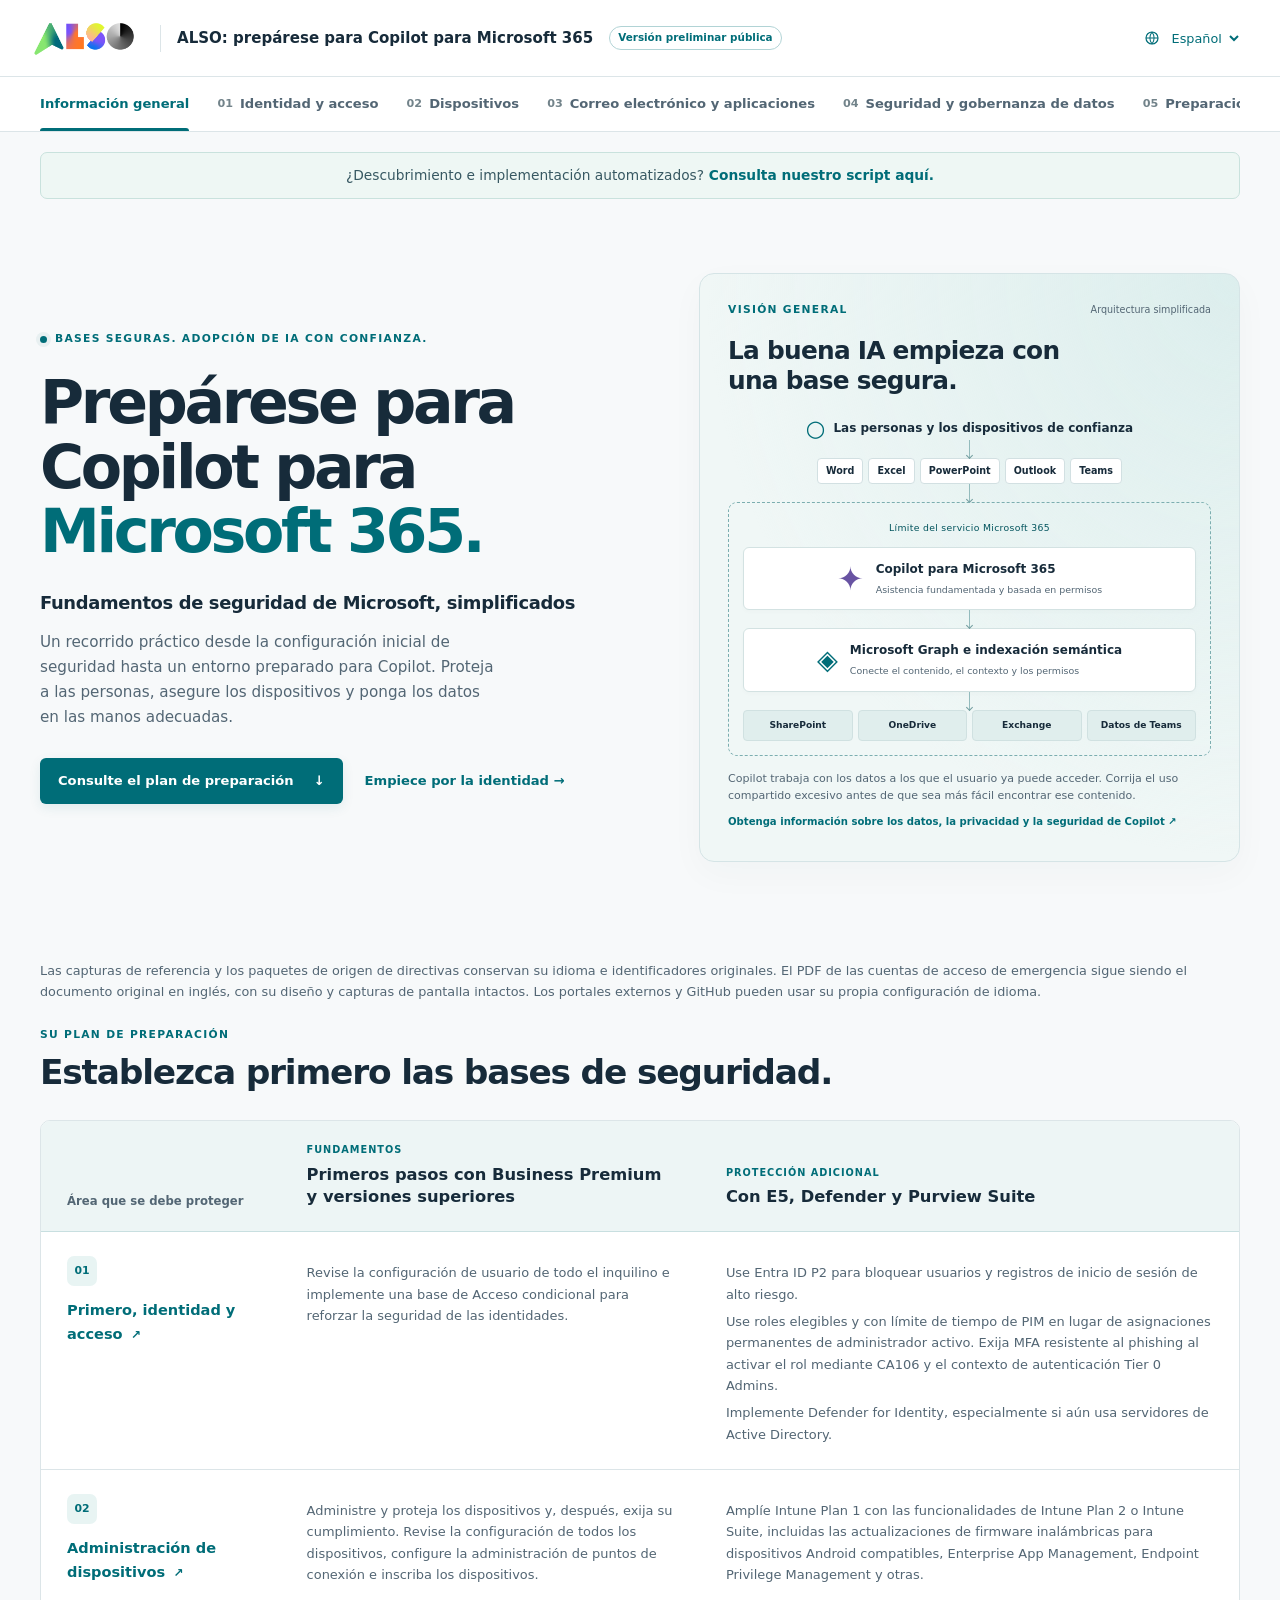
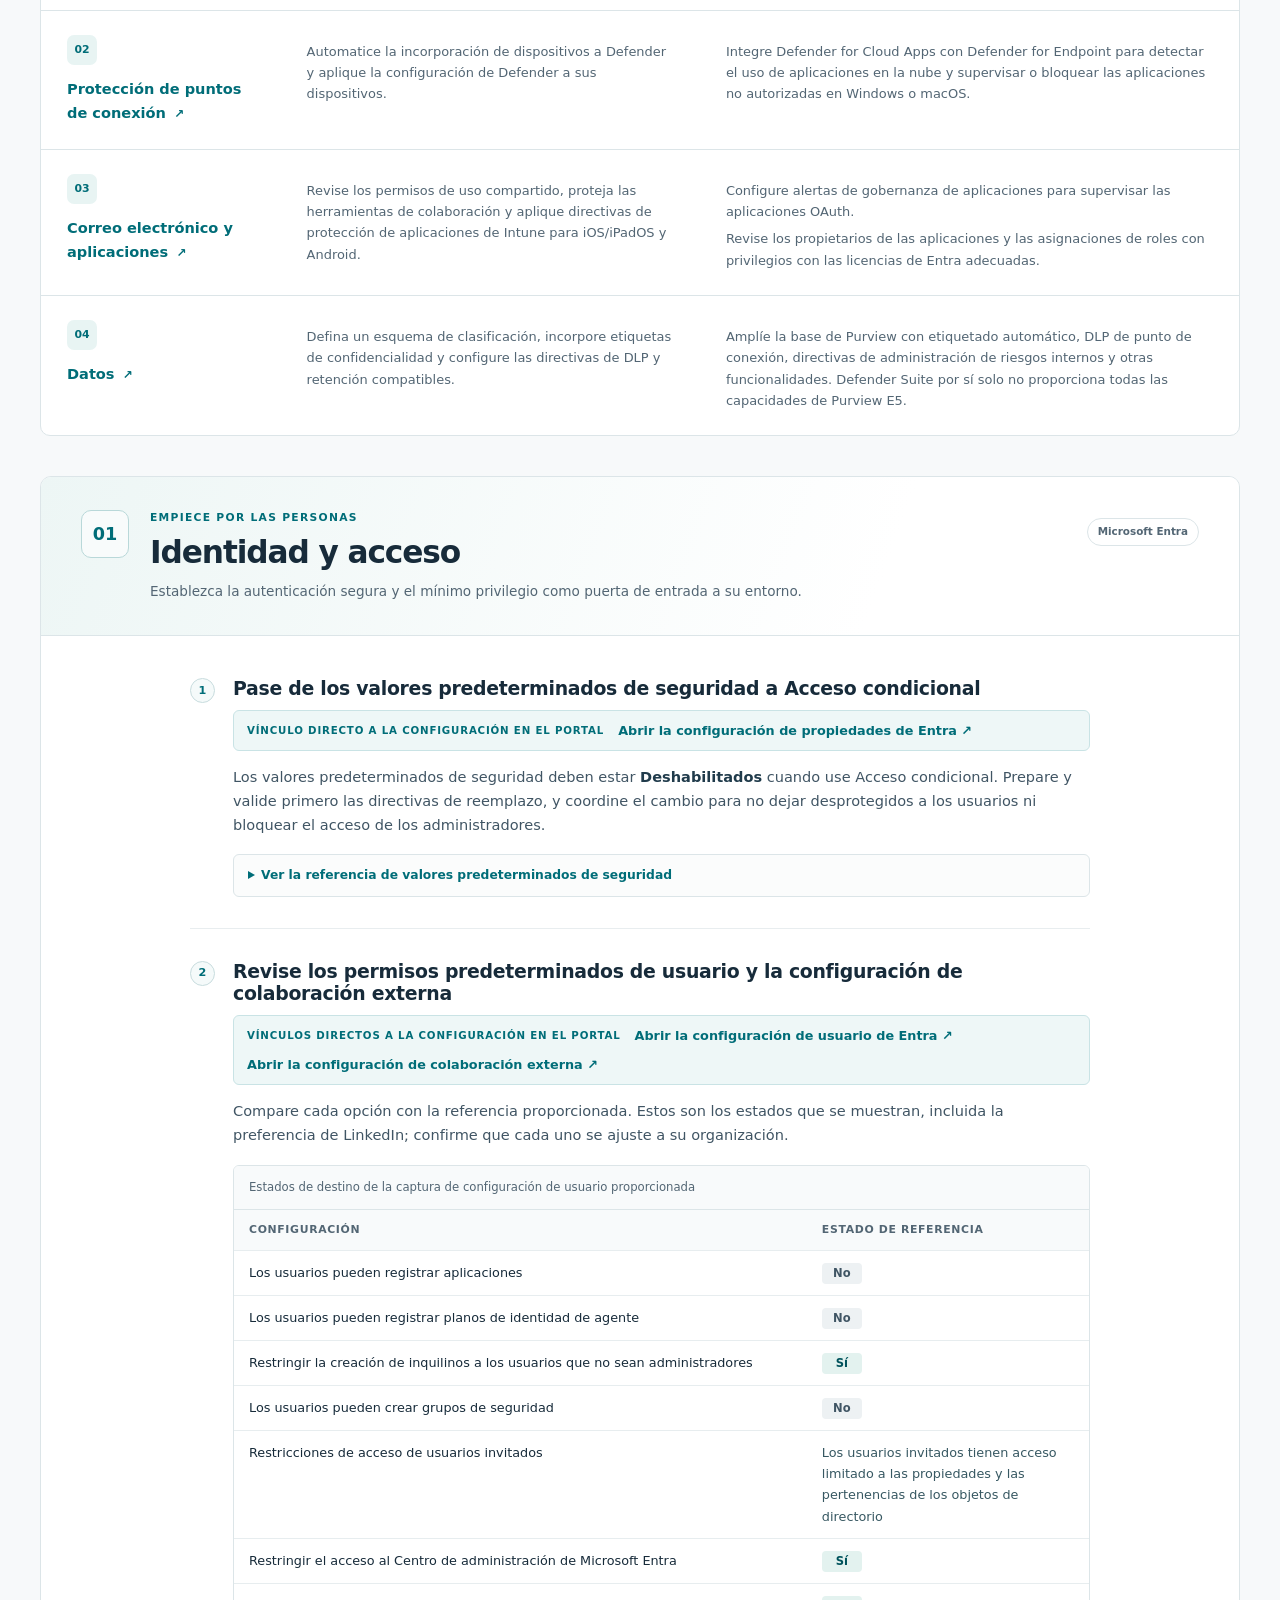
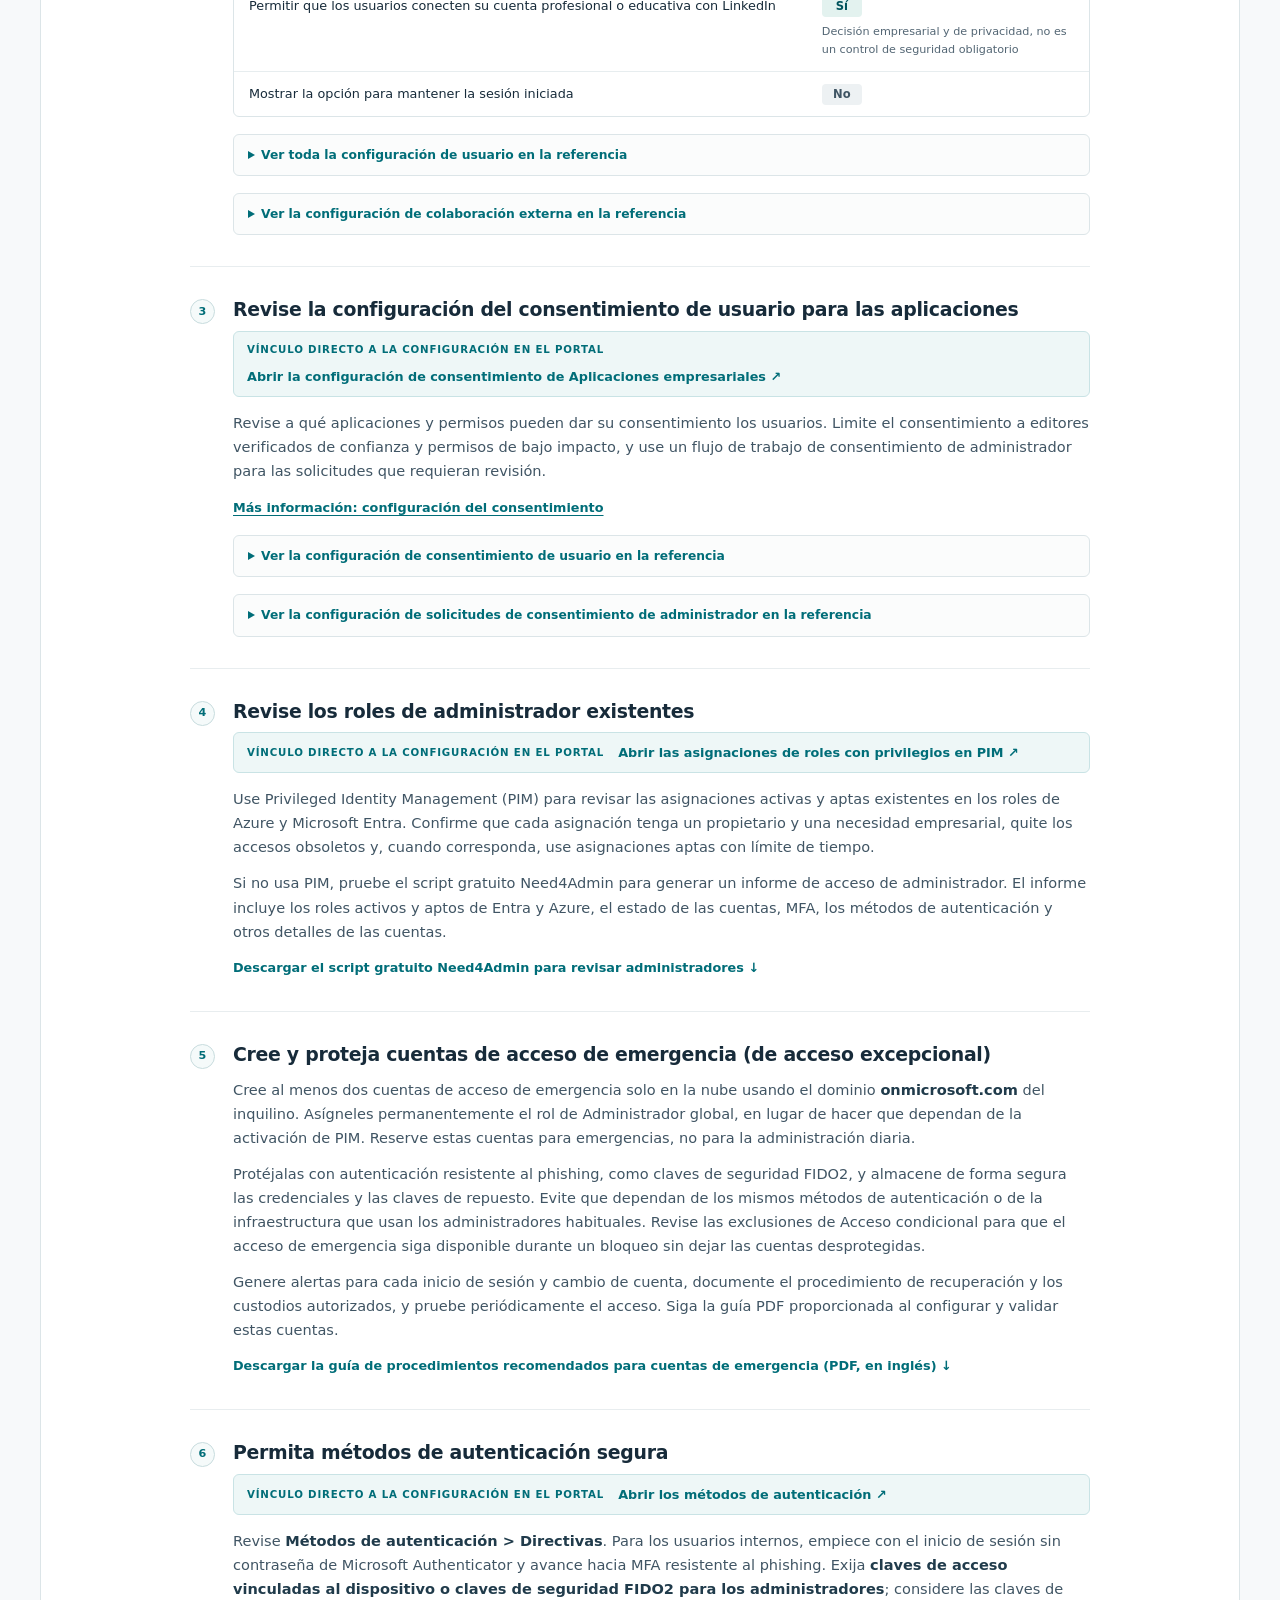
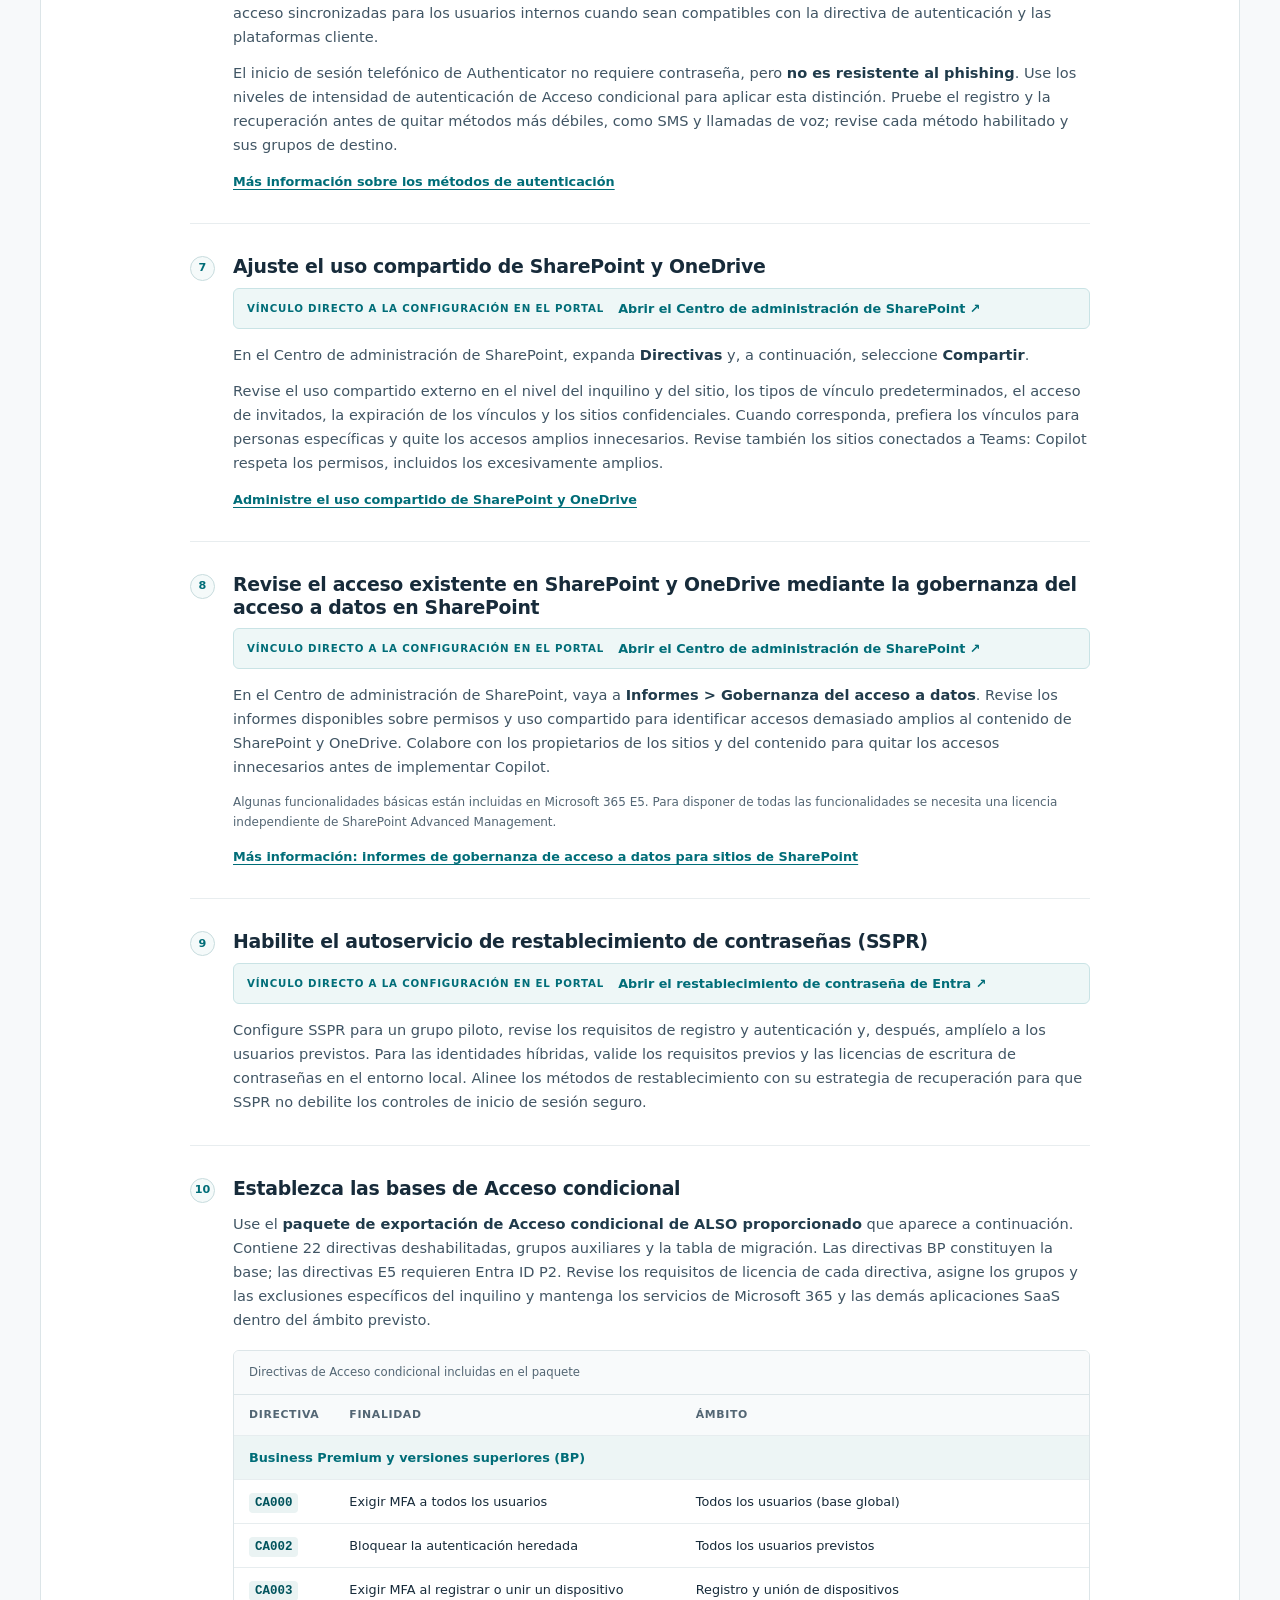
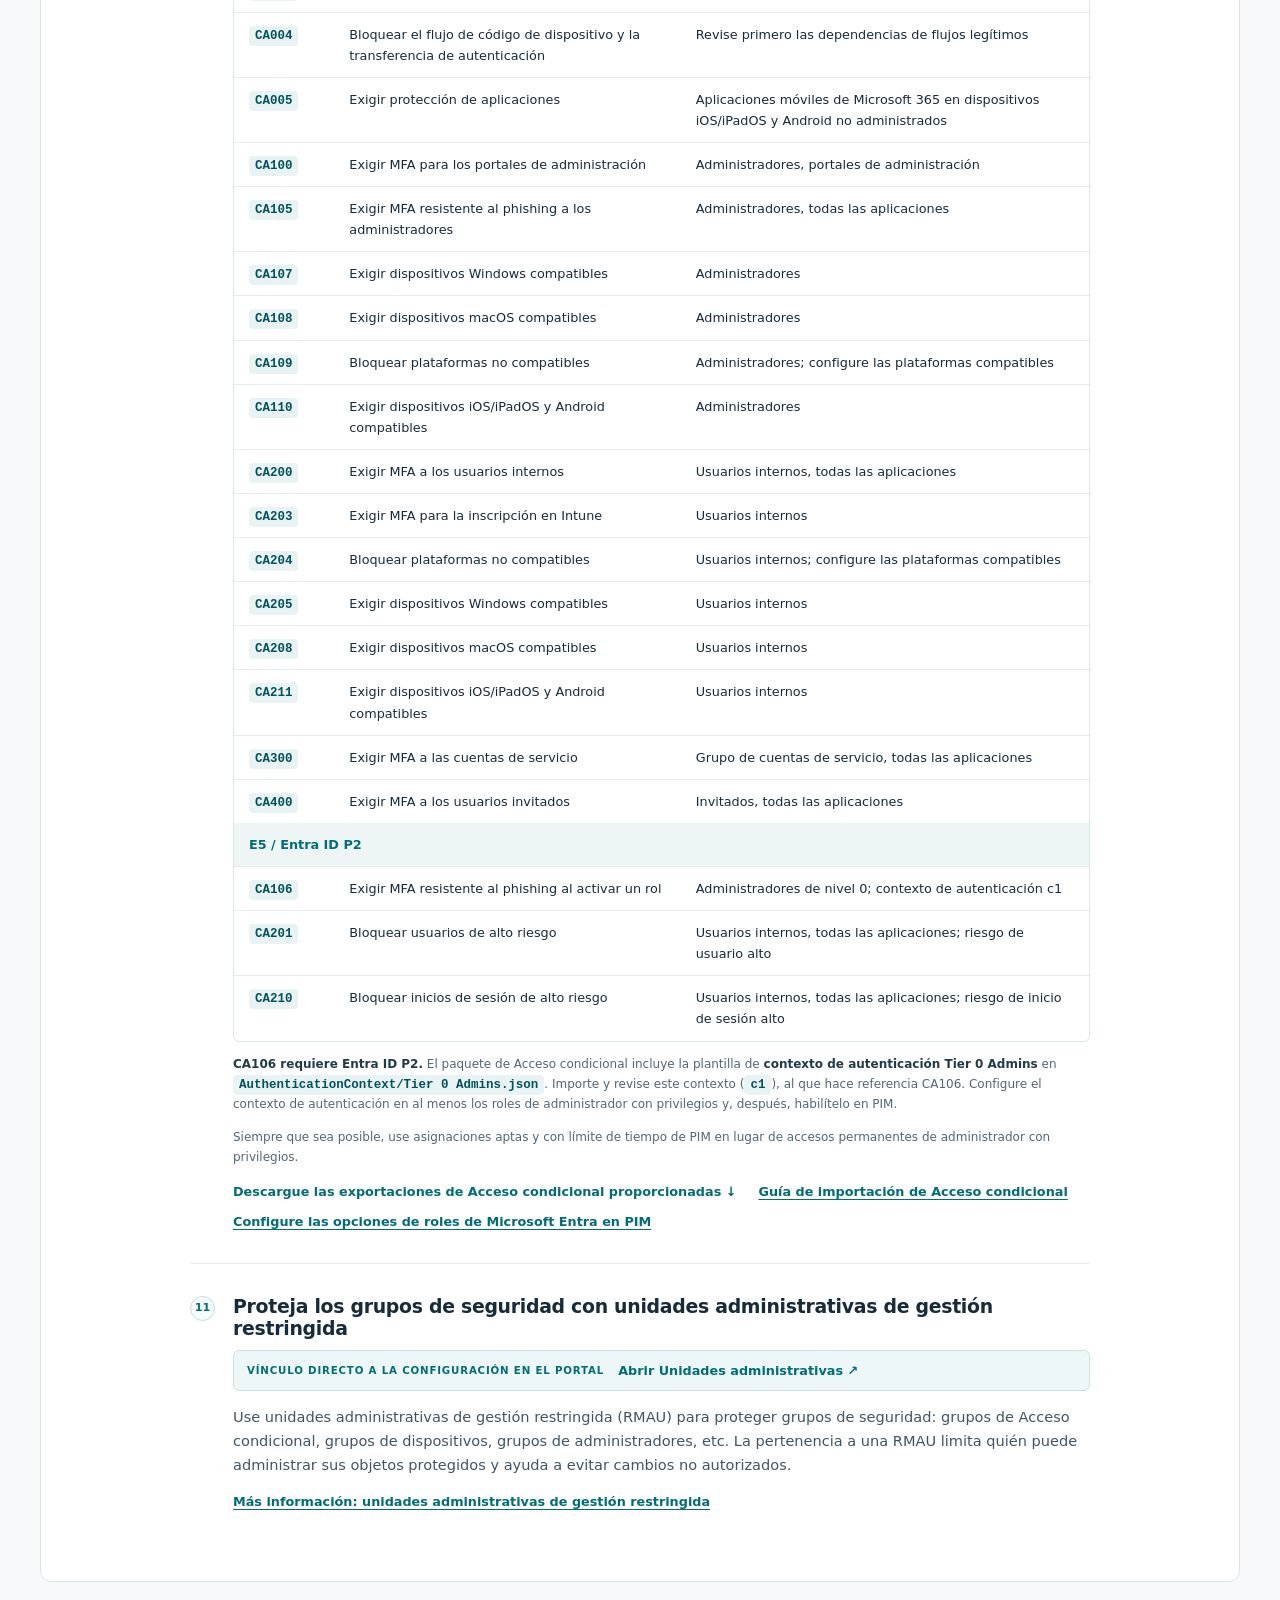
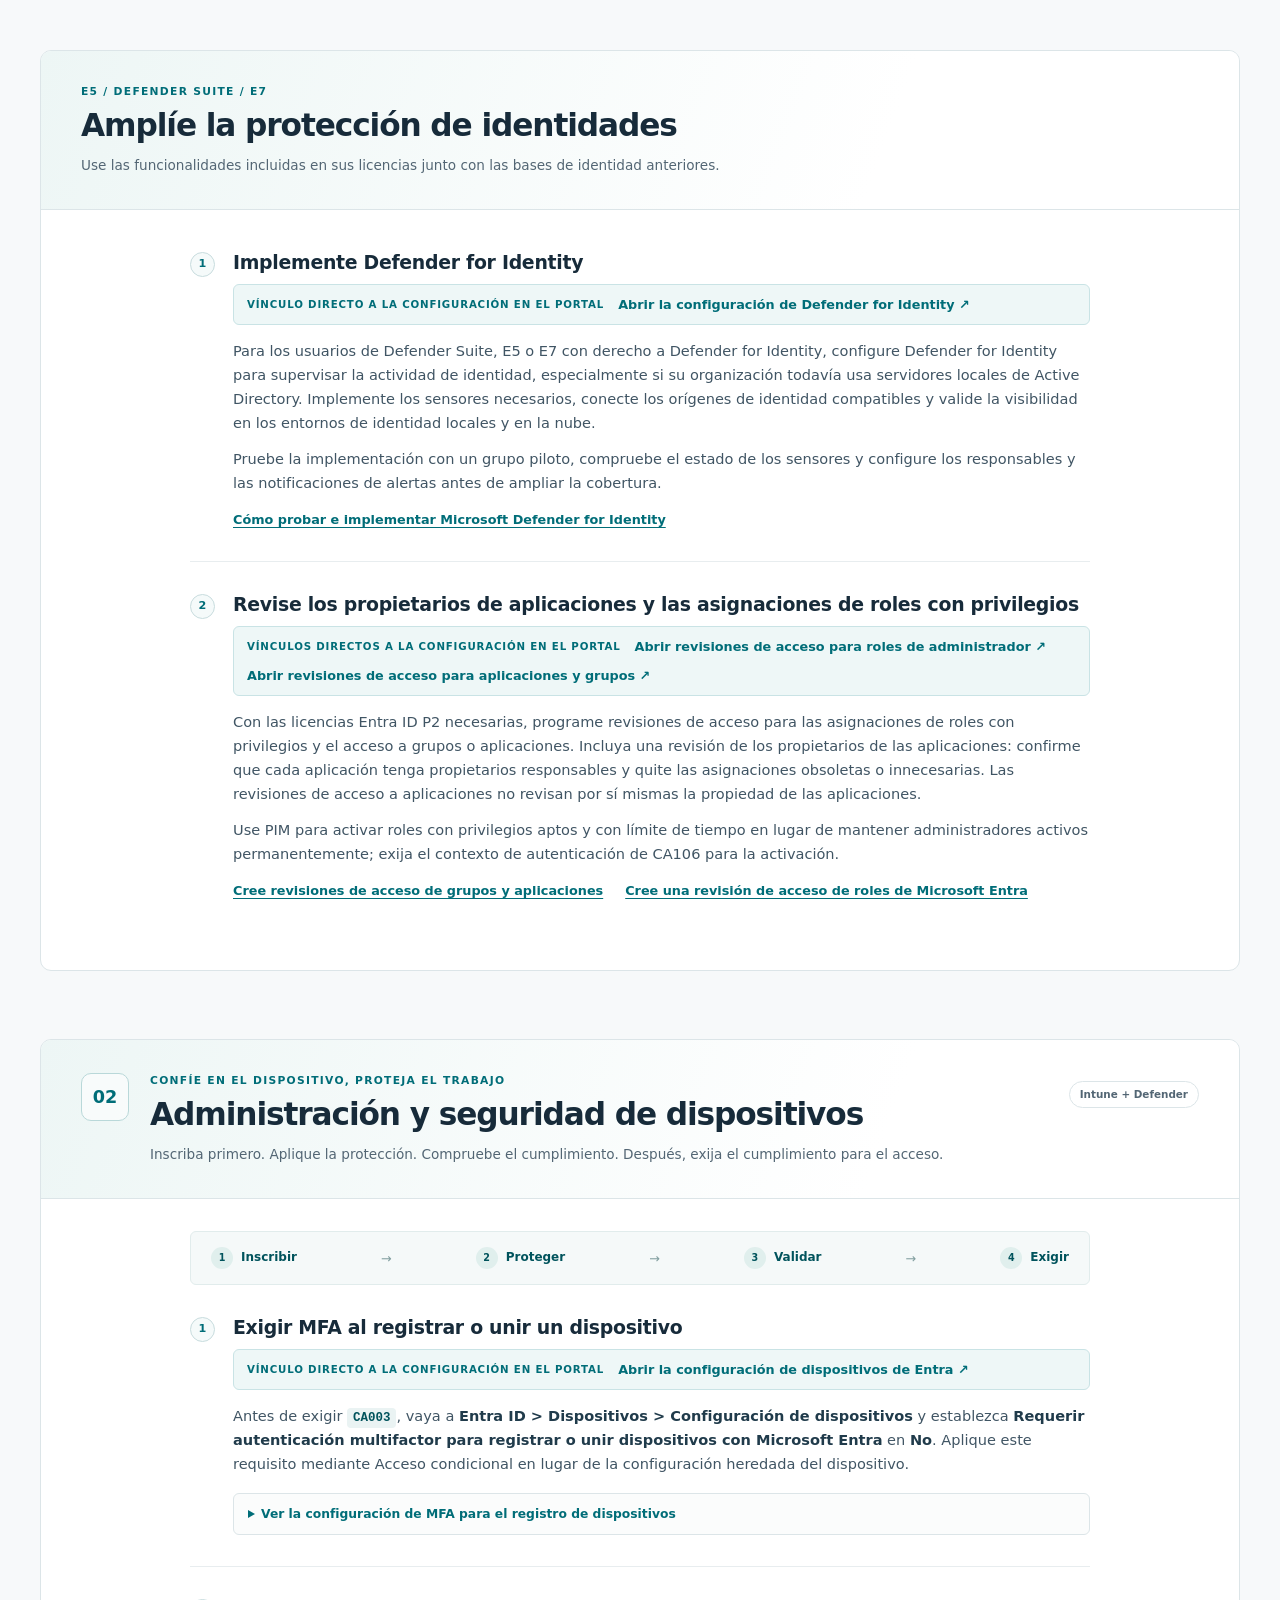
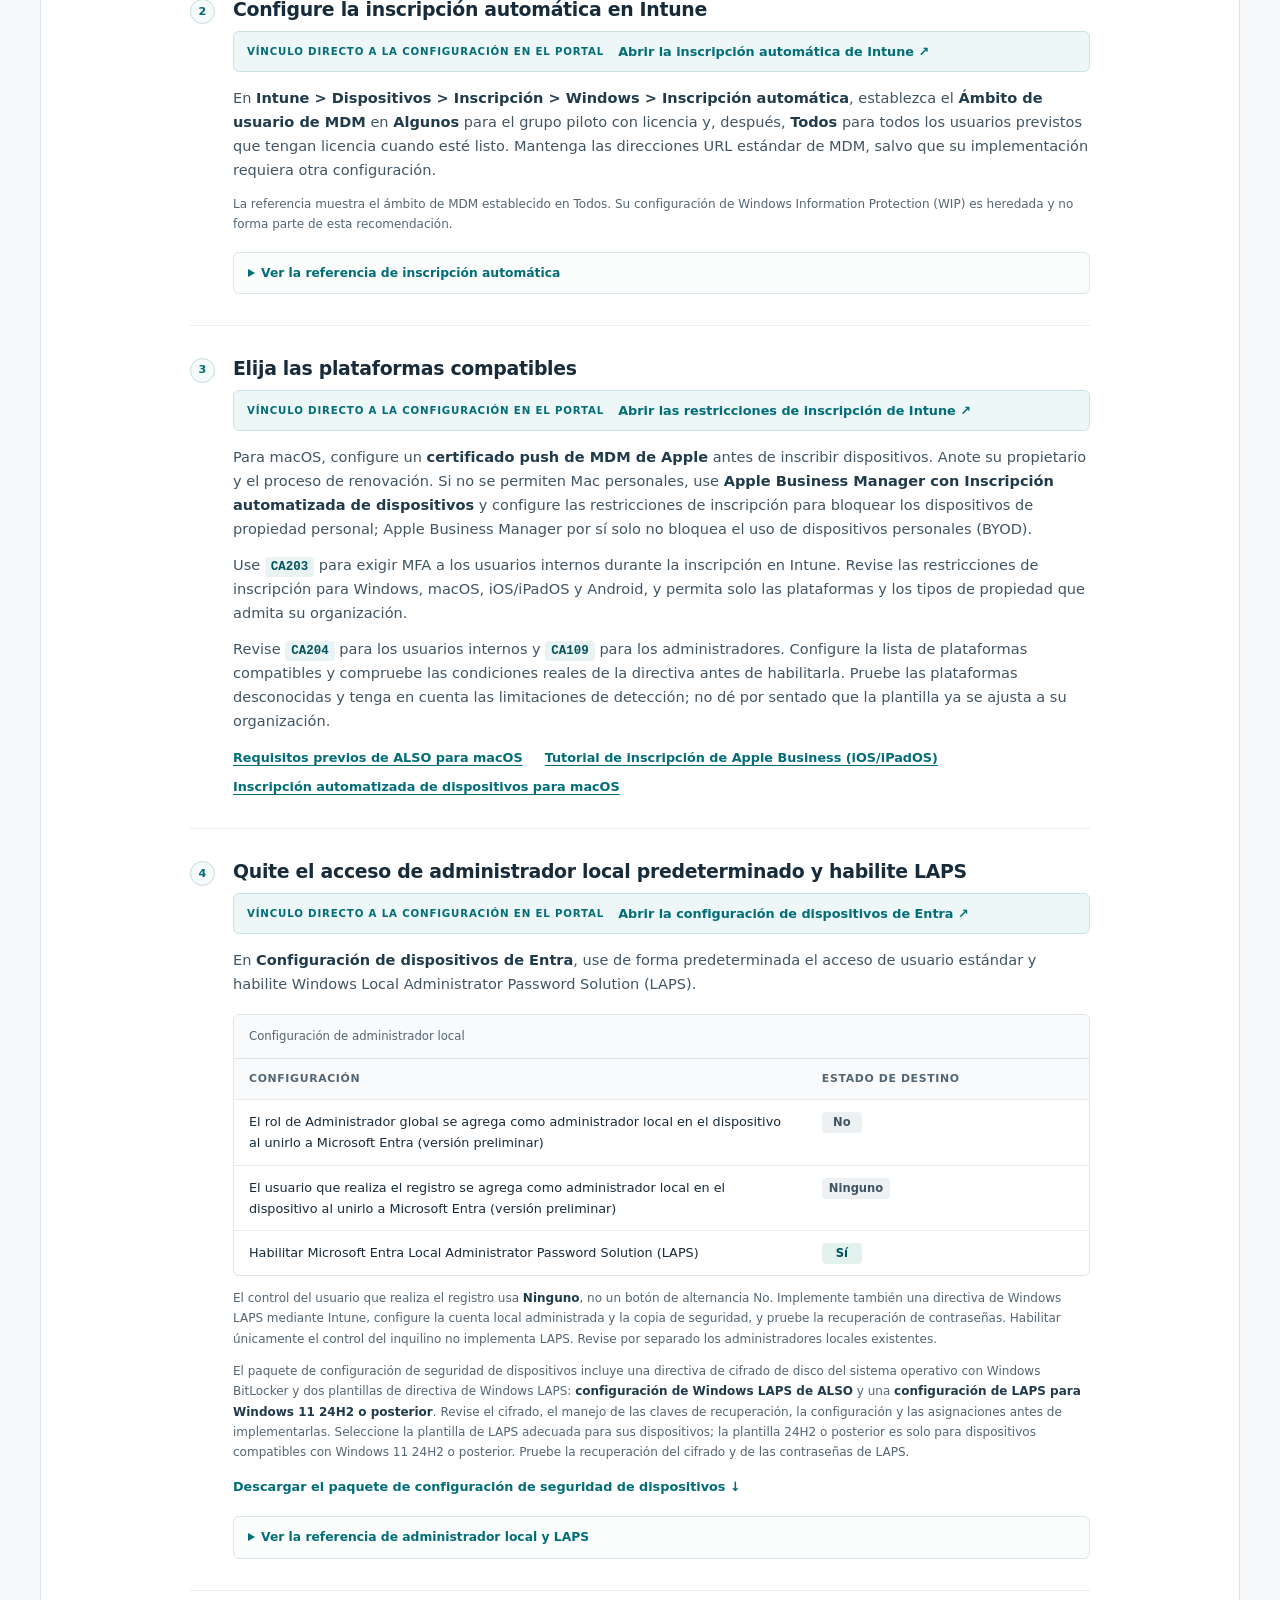
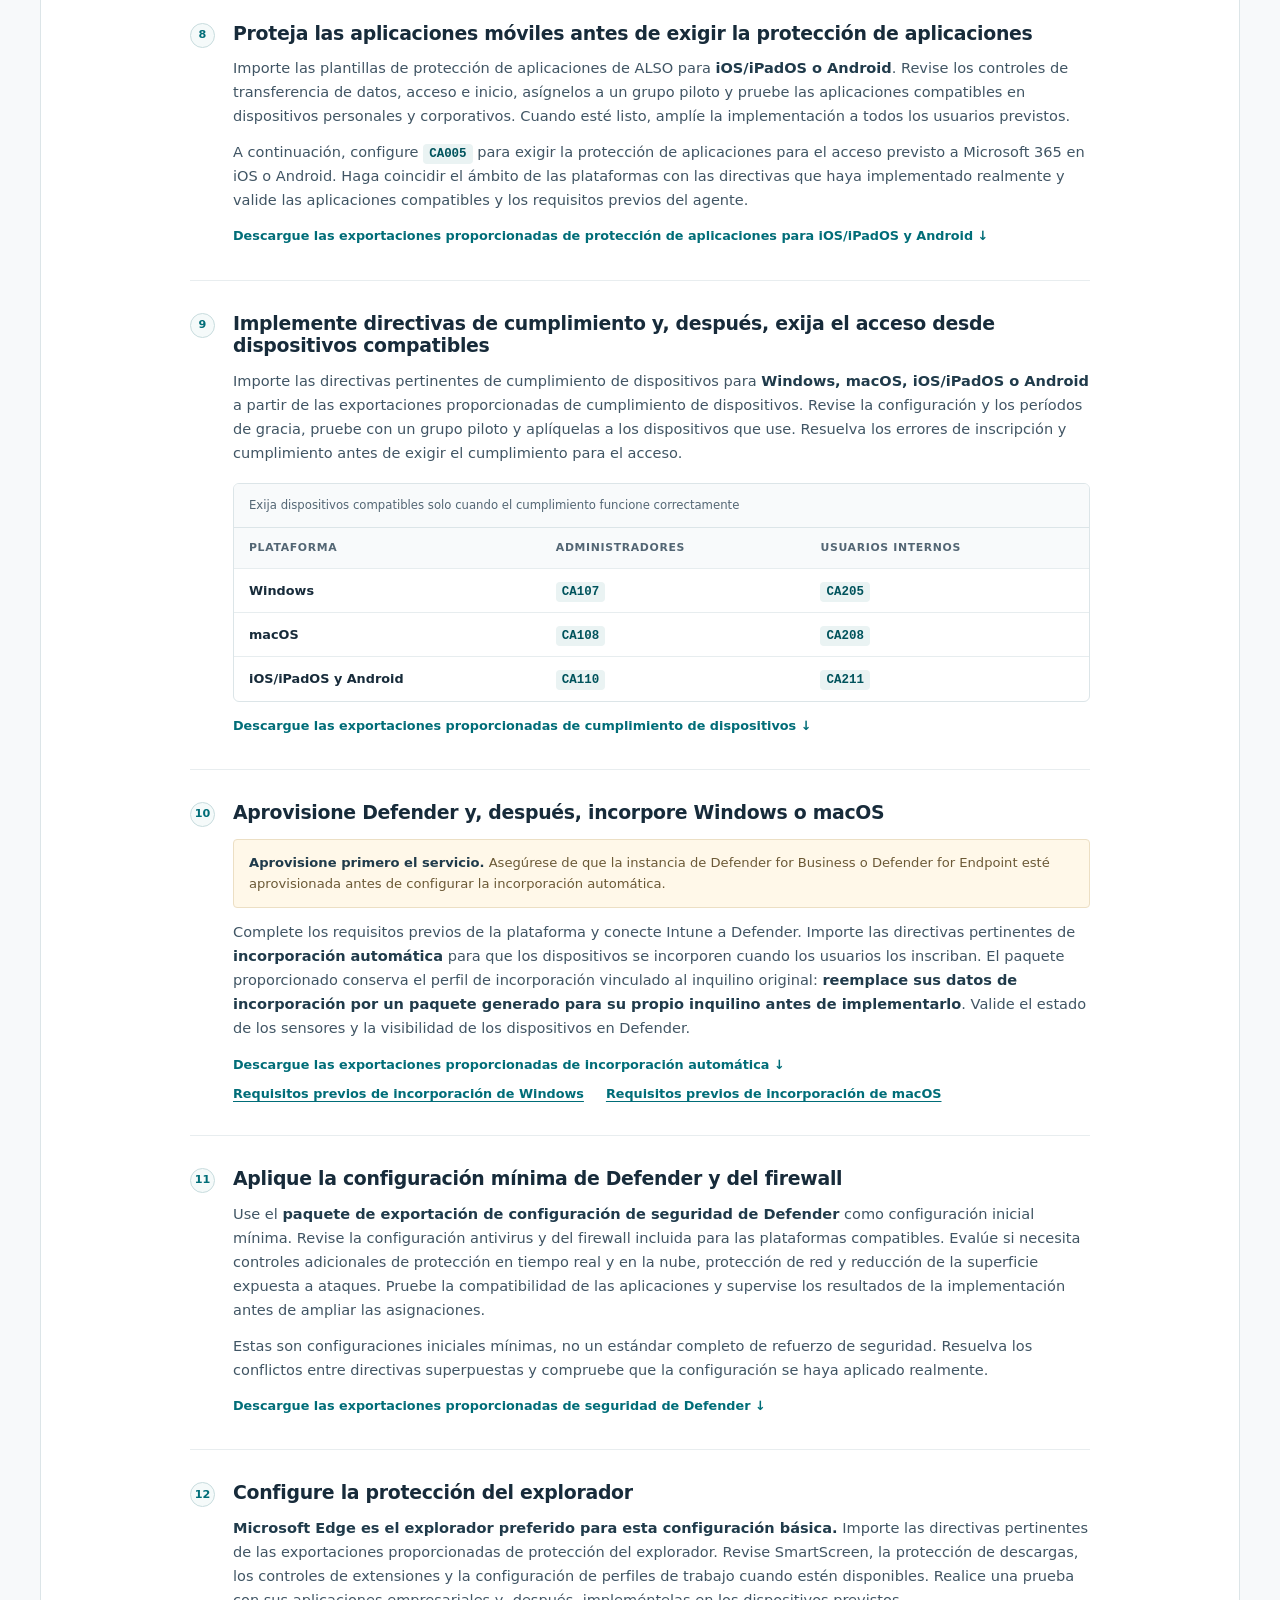
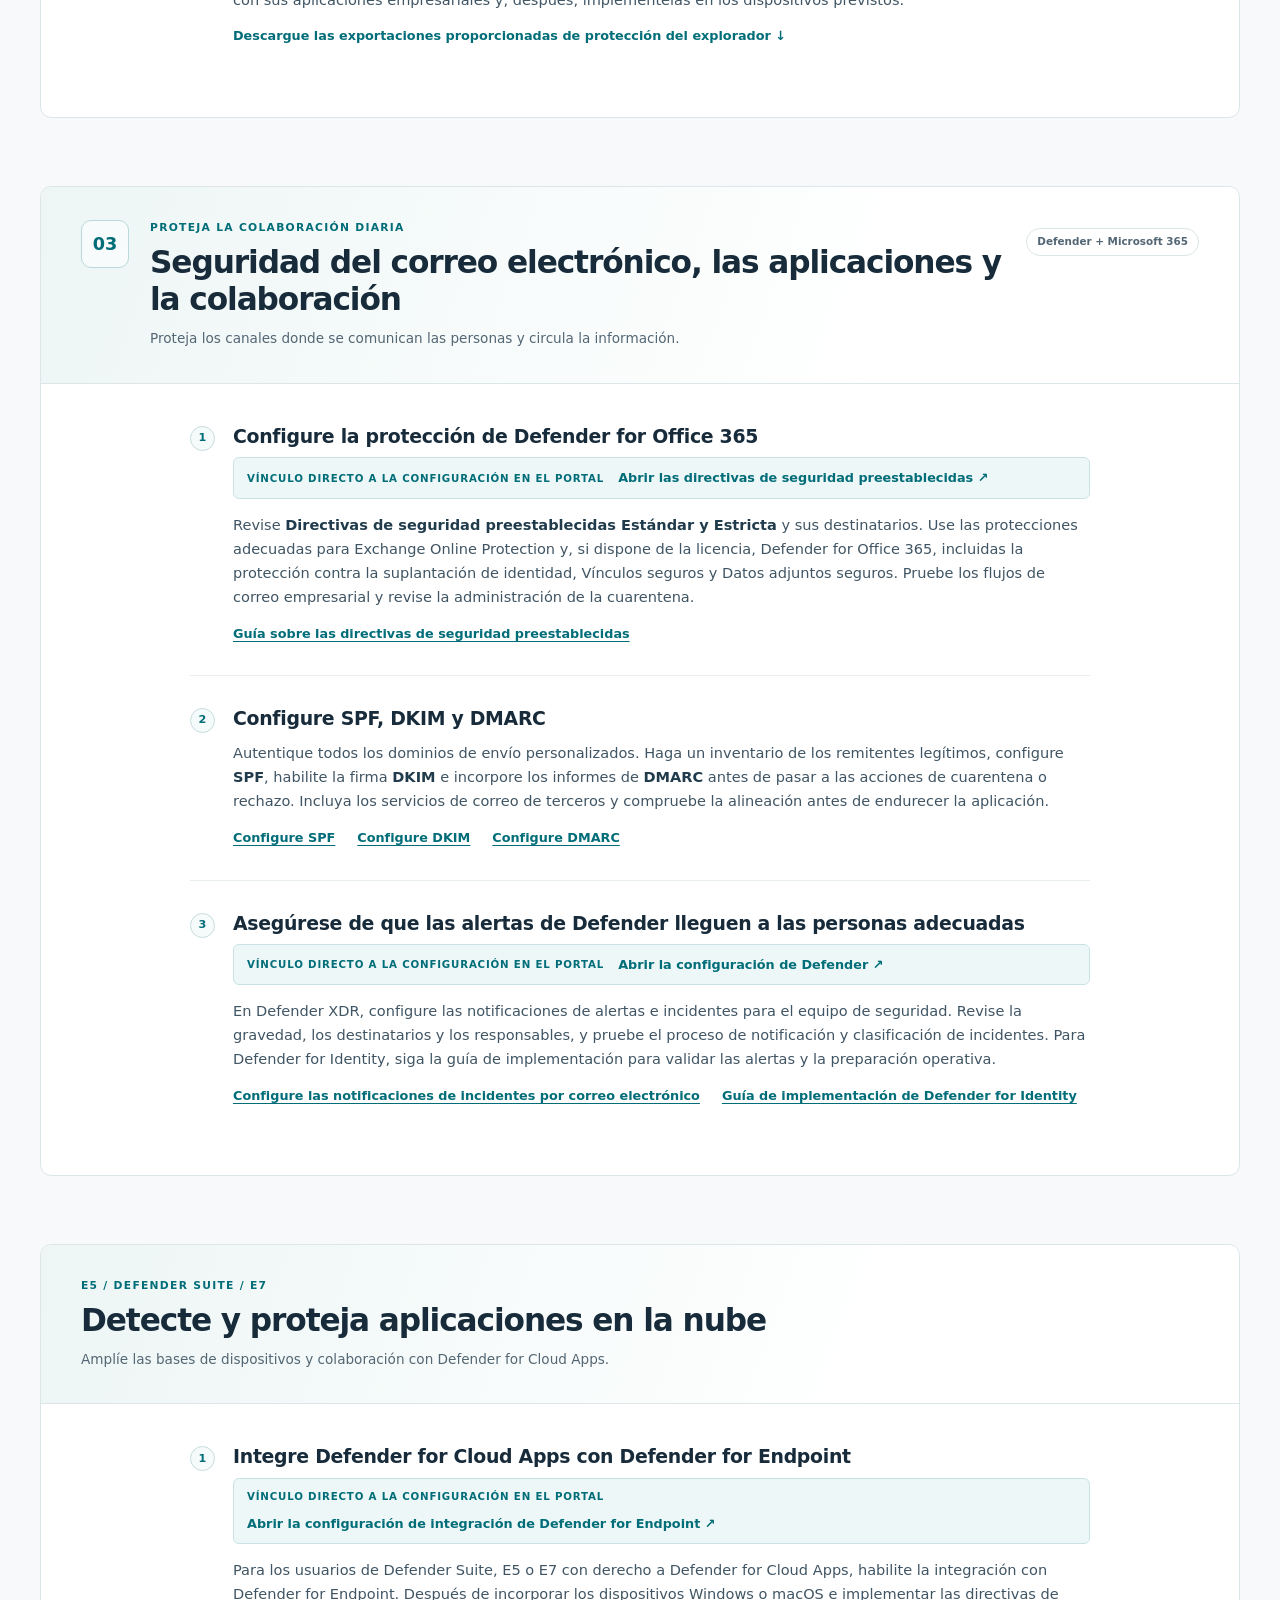
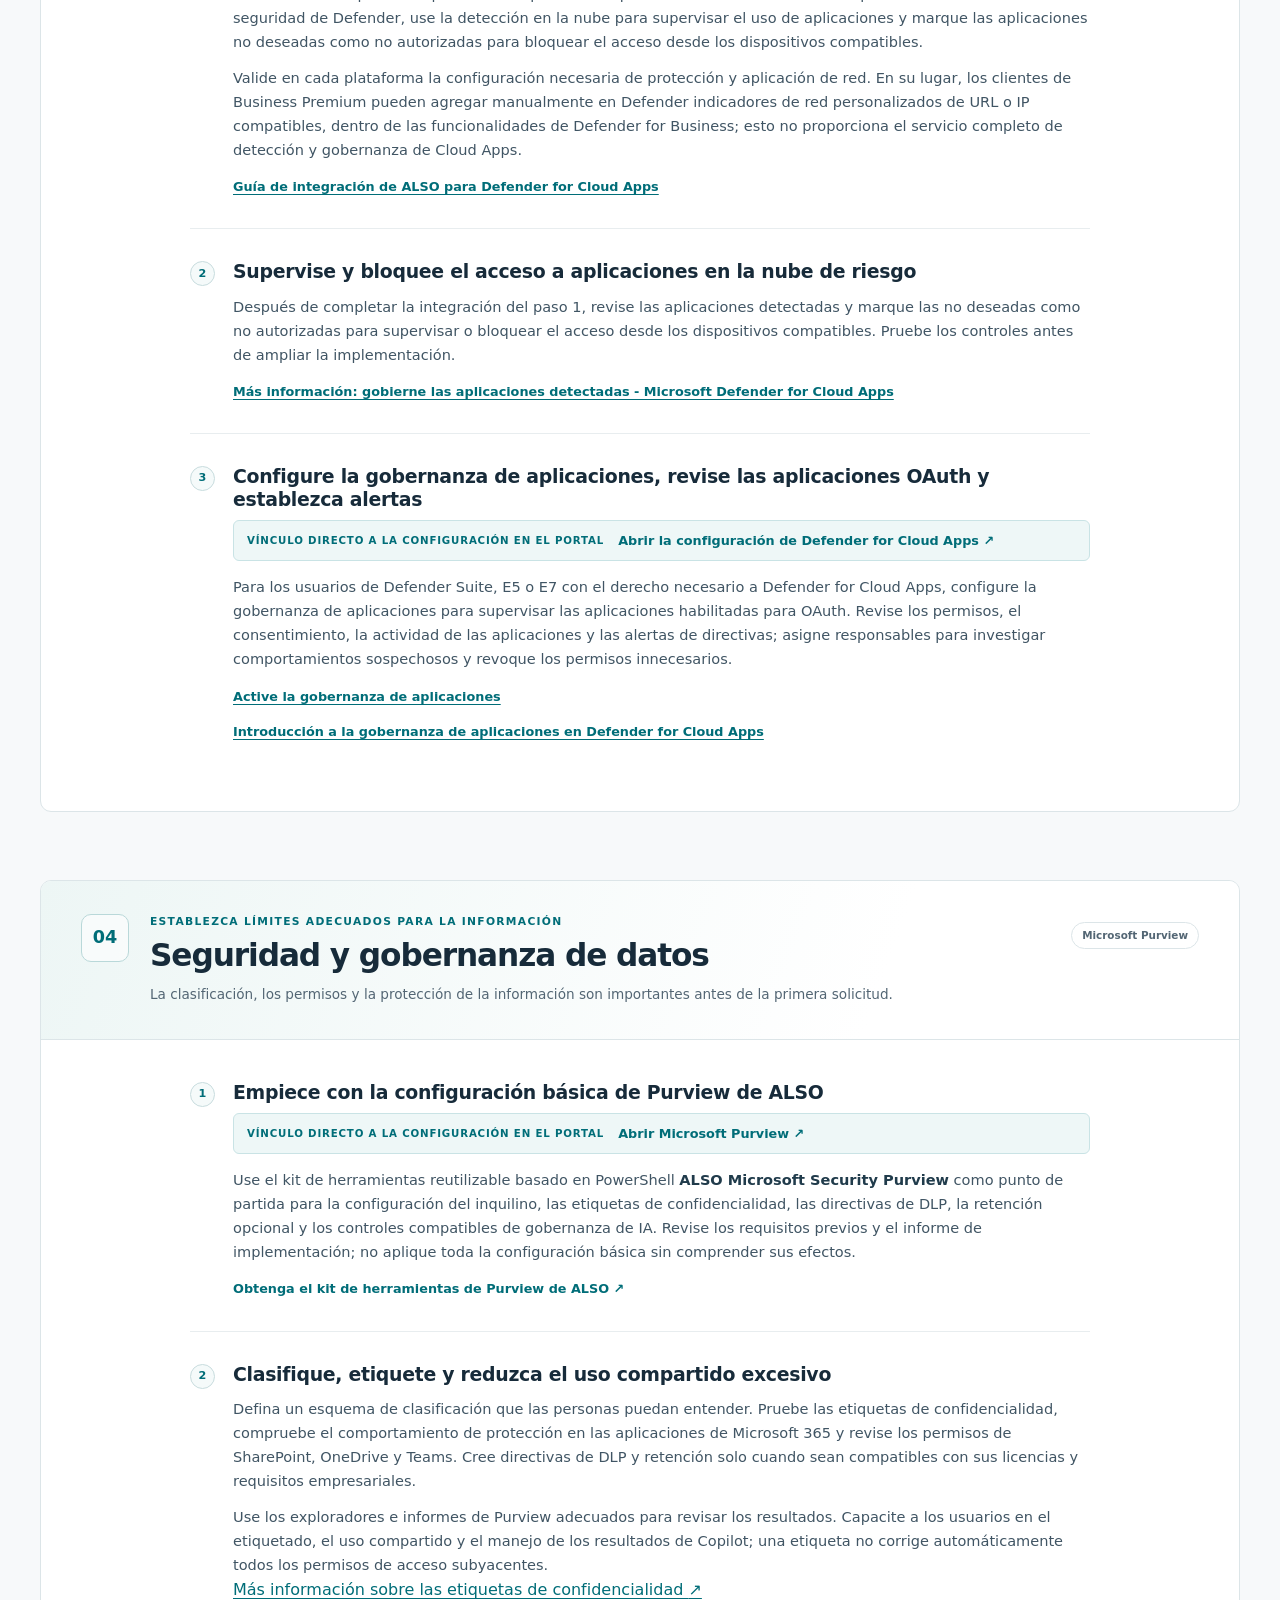
<file: site/es/index.html>
<!doctype html>
<html lang="es">
<head>
  <meta charset="utf-8">
  <meta name="viewport" content="width=device-width, initial-scale=1">
  <meta name="theme-color" content="#006d78">
  <meta name="description" content="Fundamentos de seguridad de Microsoft, simplificados. Guía paso a paso de ALSO para proteger identidades, dispositivos, colaboración y datos antes de implementar Copilot para Microsoft 365.">
  <title>ALSO: prepárese para Copilot para Microsoft 365</title>
  <link rel="icon" href="../assets/favicon.svg" type="image/svg+xml">
  <link rel="stylesheet" href="../styles.css">
  <script src="../site.js" defer></script>
  <script src="../language.js" defer></script>
</head>
<body>
  <a class="skip-link" href="#main">Ir directamente a la guía</a>
  <header class="site-header">
    <div class="header-inner">
      <a class="brand" href="#main" aria-label="Inicio de ALSO Get Ready for Copilot for Microsoft 365">
        <img src="../assets/also-logo.png" alt="ALSO" class="brand-logo" width="112" height="37">
        <span class="brand-divider" aria-hidden="true"></span>
        <span class="brand-product">ALSO: prepárese para Copilot para Microsoft 365</span>
        <span class="preview-badge">Versión preliminar pública</span>
      </a>
      <div class="language-selector">
        <svg viewBox="0 0 24 24" aria-hidden="true" focusable="false"><circle cx="12" cy="12" r="9"></circle><path d="M3 12h18M12 3a15 15 0 0 1 0 18M12 3a15 15 0 0 0 0 18"></path></svg>
        <select id="language-select" aria-label="Idioma">
          <option value="../" lang="en">English</option>
          <option value="../de/" lang="de">Deutsch</option>
          <option value="../fr/" lang="fr">Français</option>
          <option value="../es/" lang="es" selected>Español</option>
          <option value="../ru/" lang="ru">Русский</option>
          <option value="../it/" lang="it">Italiano</option>
          <option value="../pl/" lang="pl">Polski</option>
        </select>
      </div>
    </div>
  </header>

  <nav class="chapter-nav" aria-label="Capítulos de la guía">
    <div class="nav-inner">
      <a href="#overview" aria-current="location">Información general</a>
      <a href="#identity"><span>01</span> Identidad y acceso</a>
      <a href="#endpoints"><span>02</span> Dispositivos</a>
      <a href="#collaboration"><span>03</span> Correo electrónico y aplicaciones</a>
      <a href="#data"><span>04</span> Seguridad y gobernanza de datos</a>
      <a href="#copilot-preparation"><span>05</span> Preparación y adopción de Copilot</a>
      <a href="#packages">Paquetes de directivas <span aria-hidden="true">&#8599;</span></a>
    </div>
  </nav>

  <main id="main">
    <aside class="discovery-banner section-width">
      <span>¿Descubrimiento e implementación automatizados?</span>
      <a href="https://coc-ms.github.io/ALSO-Microsoft-Security-SecureByDefault/">Consulta nuestro script aquí.</a>
    </aside>
    <section class="hero section-width" id="overview" aria-labelledby="hero-title">
      <div class="hero-copy">
        <p class="eyebrow"><span class="status-dot" aria-hidden="true"></span> Bases seguras. Adopción de IA con confianza.</p>
        <h1 id="hero-title">Prepárese para<br>Copilot para<br><span>Microsoft 365.</span></h1>
        <p class="hero-subtitle">Fundamentos de seguridad de Microsoft, simplificados</p>
        <p class="hero-description">Un recorrido práctico desde la configuración inicial de seguridad hasta un entorno preparado para Copilot. Proteja a las personas, asegure los dispositivos y ponga los datos en las manos adecuadas.</p>
        <div class="hero-actions">
          <a class="button primary" href="#readiness">Consulte el plan de preparación <span aria-hidden="true">&#8595;</span></a>
          <a class="text-link" href="#identity">Empiece por la identidad <span aria-hidden="true">&#8594;</span></a>
        </div>
      </div>

      <figure class="architecture" aria-labelledby="architecture-title">
        <div class="diagram-topline"><span class="eyebrow">Visión general</span><span class="diagram-label">Arquitectura simplificada</span></div>
        <h2 id="architecture-title">La buena IA empieza con<br>una base segura.</h2>
        <div class="diagram-people"><span class="people-icon" aria-hidden="true">&#9675;</span> Las personas y los dispositivos de confianza</div>
        <div class="connector" aria-hidden="true"></div>
        <div class="app-strip"><span>Word</span><span>Excel</span><span>PowerPoint</span><span>Outlook</span><span>Teams</span></div>
        <div class="connector" aria-hidden="true"></div>
        <div class="service-boundary">
          <span class="boundary-label">Límite del servicio Microsoft 365</span>
          <div class="copilot-node"><span class="spark" aria-hidden="true">&#10022;</span><div><strong>Copilot para Microsoft 365</strong><small>Asistencia fundamentada y basada en permisos</small></div></div>
          <div class="connector" aria-hidden="true"></div>
          <div class="graph-node"><span class="graph-symbol" aria-hidden="true">&#9672;</span><div><strong>Microsoft Graph e indexación semántica</strong><small>Conecte el contenido, el contexto y los permisos</small></div></div>
          <div class="connector" aria-hidden="true"></div>
          <div class="data-nodes"><span>SharePoint</span><span>OneDrive</span><span>Exchange</span><span>Datos de Teams</span></div>
        </div>
        <figcaption>Copilot trabaja con los datos a los que el usuario ya puede acceder. Corrija el uso compartido excesivo antes de que sea más fácil encontrar ese contenido.</figcaption>
        <a class="diagram-source" href="https://learn.microsoft.com/es-es/microsoft-365/copilot/microsoft-365-copilot-privacy">Obtenga información sobre los datos, la privacidad y la seguridad de Copilot <span aria-hidden="true">&#8599;</span></a>
      </figure>
    </section>

    <section class="readiness section-width" id="readiness" aria-labelledby="readiness-title">
      <p class="translation-note">Las capturas de referencia y los paquetes de origen de directivas conservan su idioma e identificadores originales. El PDF de las cuentas de acceso de emergencia sigue siendo el documento original en inglés, con su diseño y capturas de pantalla intactos. Los portales externos y GitHub pueden usar su propia configuración de idioma.</p>
      <div class="section-heading">
        <div><p class="eyebrow">Su plan de preparación</p><h2 id="readiness-title">Establezca primero las bases de seguridad.</h2></div>
      </div>
      <div class="matrix-scroll">
        <table class="readiness-matrix">
          <caption class="sr-only">Recomendaciones de seguridad básica por área de protección</caption>
          <thead><tr><th scope="col">Área que se debe proteger</th><th scope="col"><span class="tier-label">Fundamentos</span>Primeros pasos con Business Premium y versiones superiores</th><th scope="col"><span class="tier-label">Protección adicional</span>Con E5, Defender y Purview Suite</th></tr></thead>
          <tbody>
            <tr><th scope="row"><a href="#identity"><span class="area-icon" aria-hidden="true">01</span>Primero, identidad y acceso <span aria-hidden="true">&#8599;</span></a></th><td data-label="Fundamentos&#10;Primeros pasos con Business Premium y versiones superiores"><p>Revise la configuración de usuario de todo el inquilino e implemente una base de Acceso condicional para reforzar la seguridad de las identidades.</p></td><td data-label="Protección adicional&#10;Con E5, Defender y Purview Suite"><p>Use Entra ID P2 para bloquear usuarios y registros de inicio de sesión de alto riesgo.</p><p>Use roles elegibles y con límite de tiempo de PIM en lugar de asignaciones permanentes de administrador activo. Exija MFA resistente al phishing al activar el rol mediante CA106 y el contexto de autenticación Tier 0 Admins.</p><p>Implemente Defender for Identity, especialmente si aún usa servidores de Active Directory.</p></td></tr>
            <tr><th scope="row"><a href="#endpoints"><span class="area-icon" aria-hidden="true">02</span>Administración de dispositivos <span aria-hidden="true">&#8599;</span></a></th><td data-label="Fundamentos&#10;Primeros pasos con Business Premium y versiones superiores"><p>Administre y proteja los dispositivos y, después, exija su cumplimiento. Revise la configuración de todos los dispositivos, configure la administración de puntos de conexión e inscriba los dispositivos.</p></td><td data-label="Protección adicional&#10;Con E5, Defender y Purview Suite"><p>Amplíe Intune Plan 1 con las funcionalidades de Intune Plan 2 o Intune Suite, incluidas las actualizaciones de firmware inalámbricas para dispositivos Android compatibles, Enterprise App Management, Endpoint Privilege Management y otras.</p></td></tr>
            <tr><th scope="row"><a href="#endpoints"><span class="area-icon" aria-hidden="true">02</span>Protección de puntos de conexión <span aria-hidden="true">&#8599;</span></a></th><td data-label="Fundamentos&#10;Primeros pasos con Business Premium y versiones superiores"><p>Automatice la incorporación de dispositivos a Defender y aplique la configuración de Defender a sus dispositivos.</p></td><td data-label="Protección adicional&#10;Con E5, Defender y Purview Suite"><p>Integre Defender for Cloud Apps con Defender for Endpoint para detectar el uso de aplicaciones en la nube y supervisar o bloquear las aplicaciones no autorizadas en Windows o macOS.</p></td></tr>
            <tr><th scope="row"><a href="#collaboration"><span class="area-icon" aria-hidden="true">03</span>Correo electrónico y aplicaciones <span aria-hidden="true">&#8599;</span></a></th><td data-label="Fundamentos&#10;Primeros pasos con Business Premium y versiones superiores"><p>Revise los permisos de uso compartido, proteja las herramientas de colaboración y aplique directivas de protección de aplicaciones de Intune para iOS/iPadOS y Android.</p></td><td data-label="Protección adicional&#10;Con E5, Defender y Purview Suite"><p>Configure alertas de gobernanza de aplicaciones para supervisar las aplicaciones OAuth.</p><p>Revise los propietarios de las aplicaciones y las asignaciones de roles con privilegios con las licencias de Entra adecuadas.</p></td></tr>
            <tr><th scope="row"><a href="#data"><span class="area-icon" aria-hidden="true">04</span>Datos <span aria-hidden="true">&#8599;</span></a></th><td data-label="Fundamentos&#10;Primeros pasos con Business Premium y versiones superiores"><p>Defina un esquema de clasificación, incorpore etiquetas de confidencialidad y configure las directivas de DLP y retención compatibles.</p></td><td data-label="Protección adicional&#10;Con E5, Defender y Purview Suite"><p>Amplíe la base de Purview con etiquetado automático, DLP de punto de conexión, directivas de administración de riesgos internos y otras funcionalidades. Defender Suite por sí solo no proporciona todas las capacidades de Purview E5.</p></td></tr>
          </tbody>
        </table>
      </div>
    </section>

    <section class="guide-section section-width" id="identity" aria-labelledby="identity-title">
      <div class="chapter-heading">
        <div class="chapter-number">01</div>
        <div><p class="eyebrow">Empiece por las personas</p><h2 id="identity-title">Identidad y acceso</h2><p>Establezca la autenticación segura y el mínimo privilegio como puerta de entrada a su entorno.</p></div>
        <span class="chapter-category">Microsoft Entra</span>
      </div>
      <div class="guide-body">
        <article class="step" id="security-defaults">
          <div class="step-marker">1</div><div class="step-content">
            <h3>Pase de los valores predeterminados de seguridad a Acceso condicional</h3>
            <div class="portal-links"><span class="portal-tag">Vínculo directo a la configuración en el portal</span><a class="resource-link" href="https://entra.microsoft.com/#view/Microsoft_AAD_IAM/ActiveDirectoryMenuBlade/~/Properties">Abrir la configuración de propiedades de Entra <span aria-hidden="true">&#8599;</span></a></div>
            <p>Los valores predeterminados de seguridad deben estar <strong>Deshabilitados</strong> cuando use Acceso condicional. Prepare y valide primero las directivas de reemplazo, y coordine el cambio para no dejar desprotegidos a los usuarios ni bloquear el acceso de los administradores.</p>
            <details class="visual-reference"><summary>Ver la referencia de valores predeterminados de seguridad</summary><figure><img src="../assets/security-defaults.png" alt="El panel de valores predeterminados de seguridad explica que las directivas de Acceso condicional existentes impiden habilitarlos." width="1550" height="218"><figcaption>El inquilino proporcionado ya usa Acceso condicional. Confirme que los valores predeterminados de seguridad estén deshabilitados en su inquilino; antes de la migración, el portal puede mostrar un control diferente.</figcaption></figure></details>
          </div>
        </article>
        <article class="step" id="user-settings">
          <div class="step-marker">2</div><div class="step-content">
            <h3>Revise los permisos predeterminados de usuario y la configuración de colaboración externa</h3>
            <div class="portal-links"><span class="portal-tag">Vínculos directos a la configuración en el portal</span><a class="resource-link" href="https://entra.microsoft.com/#view/Microsoft_AAD_UsersAndTenants/UserManagementMenuBlade/~/UserSettings">Abrir la configuración de usuario de Entra <span aria-hidden="true">&#8599;</span></a><a class="resource-link" href="https://entra.microsoft.com/#view/Microsoft_AAD_IAM/AllowlistPolicyBlade">Abrir la configuración de colaboración externa <span aria-hidden="true">&#8599;</span></a></div>
            <p>Compare cada opción con la referencia proporcionada. Estos son los estados que se muestran, incluida la preferencia de LinkedIn; confirme que cada uno se ajuste a su organización.</p>
            <div class="table-wrap"><table class="settings-table"><caption>Estados de destino de la captura de configuración de usuario proporcionada</caption><thead><tr><th scope="col">Configuración</th><th scope="col">Estado de referencia</th></tr></thead><tbody>
              <tr><td>Los usuarios pueden registrar aplicaciones</td><td><span class="setting-value">No</span></td></tr>
              <tr><td>Los usuarios pueden registrar planos de identidad de agente</td><td><span class="setting-value">No</span></td></tr>
              <tr><td>Restringir la creación de inquilinos a los usuarios que no sean administradores</td><td><span class="setting-value yes">Sí</span></td></tr>
              <tr><td>Los usuarios pueden crear grupos de seguridad</td><td><span class="setting-value">No</span></td></tr>
              <tr><td>Restricciones de acceso de usuarios invitados</td><td>Los usuarios invitados tienen acceso limitado a las propiedades y las pertenencias de los objetos de directorio</td></tr>
              <tr><td>Restringir el acceso al Centro de administración de Microsoft Entra</td><td><span class="setting-value yes">Sí</span></td></tr>
              <tr><td>Permitir que los usuarios conecten su cuenta profesional o educativa con LinkedIn</td><td><span class="setting-value yes">Sí</span> <small>Decisión empresarial y de privacidad, no es un control de seguridad obligatorio</small></td></tr>
              <tr><td>Mostrar la opción para mantener la sesión iniciada</td><td><span class="setting-value">No</span></td></tr>
            </tbody></table></div>
            <details class="visual-reference"><summary>Ver toda la configuración de usuario en la referencia</summary><figure><img src="../assets/user-settings.png" alt="Configuración de usuario de Entra con los ocho estados de destino indicados en la tabla anterior." width="1239" height="1032"><figcaption>Configuración de referencia. La configuración y los nombres de las opciones preliminares pueden cambiar cuando Microsoft actualice el portal.</figcaption></figure></details>
            <details class="visual-reference"><summary>Ver la configuración de colaboración externa en la referencia</summary><figure><img src="../assets/external-collaboration.png" alt="Configuración de colaboración externa de Microsoft Entra que muestra el acceso de invitados, las invitaciones, el registro de autoservicio, las opciones para que los usuarios externos abandonen la organización y las restricciones de colaboración." width="1456" height="993"><figcaption>Imagen de referencia proporcionada. Compare el acceso de invitados, las invitaciones, el registro de autoservicio y las restricciones de dominio con los requisitos de su organización.</figcaption></figure></details>
          </div>
        </article>
        <article class="step" id="user-consent-settings">
          <div class="step-marker">3</div><div class="step-content">
            <h3>Revise la configuración del consentimiento de usuario para las aplicaciones</h3>
            <div class="portal-links"><span class="portal-tag">Vínculo directo a la configuración en el portal</span><a class="resource-link" href="https://entra.microsoft.com/#view/Microsoft_AAD_IAM/ConsentPoliciesMenuBlade/~/UserSettings">Abrir la configuración de consentimiento de Aplicaciones empresariales <span aria-hidden="true">&#8599;</span></a></div>
            <p>Revise a qué aplicaciones y permisos pueden dar su consentimiento los usuarios. Limite el consentimiento a editores verificados de confianza y permisos de bajo impacto, y use un flujo de trabajo de consentimiento de administrador para las solicitudes que requieran revisión.</p>
            <div class="resource-links"><a href="https://learn.microsoft.com/es-es/entra/identity/enterprise-apps/configure-user-consent">Más información: configuración del consentimiento</a></div>
            <details class="visual-reference"><summary>Ver la configuración de consentimiento de usuario en la referencia</summary><figure><img src="../assets/consent-user-settings.png" alt="Configuración de consentimiento de usuario de Microsoft Entra que muestra el consentimiento limitado a editores verificados y permisos seleccionados de bajo impacto." width="1183" height="424"><figcaption>Referencia proporcionada para la configuración del consentimiento de usuario. Confirme que la clasificación de permisos y la directiva de consentimiento se ajusten a los requisitos de su organización.</figcaption></figure></details>
            <details class="visual-reference"><summary>Ver la configuración de solicitudes de consentimiento de administrador en la referencia</summary><figure><img src="../assets/consent-admin-settings.png" alt="Configuración de consentimiento de administrador de Microsoft Entra que muestra las solicitudes de consentimiento habilitadas, los revisores seleccionados, las notificaciones por correo electrónico, los recordatorios y una expiración de 30 días." width="1406" height="627"><figcaption>Referencia proporcionada para las solicitudes de consentimiento de administrador. Configure revisores, notificaciones y expiración de solicitudes adecuados para su organización.</figcaption></figure></details>
          </div>
        </article>
        <article class="step" id="admin-role-review">
          <div class="step-marker">4</div><div class="step-content">
            <h3>Revise los roles de administrador existentes</h3>
            <div class="portal-links"><span class="portal-tag">Vínculo directo a la configuración en el portal</span><a class="resource-link" href="https://entra.microsoft.com/#view/Microsoft_Azure_PIMCommon/ResourceMenuBlade/~/members/resourceId//resourceType/tenant/provider/aadroles">Abrir las asignaciones de roles con privilegios en PIM <span aria-hidden="true">&#8599;</span></a></div>
            <p>Use Privileged Identity Management (PIM) para revisar las asignaciones activas y aptas existentes en los roles de Azure y Microsoft Entra. Confirme que cada asignación tenga un propietario y una necesidad empresarial, quite los accesos obsoletos y, cuando corresponda, use asignaciones aptas con límite de tiempo.</p>
            <p>Si no usa PIM, pruebe el script gratuito Need4Admin para generar un informe de acceso de administrador. El informe incluye los roles activos y aptos de Entra y Azure, el estado de las cuentas, MFA, los métodos de autenticación y otros detalles de las cuentas.</p>
            <a class="resource-link" href="../downloads/Need4Admin-main.zip" download>Descargar el script gratuito Need4Admin para revisar administradores <span aria-hidden="true">&#8595;</span></a>
          </div>
        </article>
        <article class="step" id="break-glass">
          <div class="step-marker">5</div><div class="step-content">
            <h3>Cree y proteja cuentas de acceso de emergencia (de acceso excepcional)</h3>
            <p>Cree al menos dos cuentas de acceso de emergencia solo en la nube usando el dominio <strong>onmicrosoft.com</strong> del inquilino. Asígneles permanentemente el rol de Administrador global, en lugar de hacer que dependan de la activación de PIM. Reserve estas cuentas para emergencias, no para la administración diaria.</p>
            <p>Protéjalas con autenticación resistente al phishing, como claves de seguridad FIDO2, y almacene de forma segura las credenciales y las claves de repuesto. Evite que dependan de los mismos métodos de autenticación o de la infraestructura que usan los administradores habituales. Revise las exclusiones de Acceso condicional para que el acceso de emergencia siga disponible durante un bloqueo sin dejar las cuentas desprotegidas.</p>
            <p>Genere alertas para cada inicio de sesión y cambio de cuenta, documente el procedimiento de recuperación y los custodios autorizados, y pruebe periódicamente el acceso. Siga la guía PDF proporcionada al configurar y validar estas cuentas.</p>
            <a class="resource-link" href="../downloads/break-glass-account-best-practices.pdf" download>Descargar la guía de procedimientos recomendados para cuentas de emergencia (PDF, en inglés) <span aria-hidden="true">&#8595;</span></a>
          </div>
        </article>
        <article class="step" id="authentication">
          <div class="step-marker">6</div><div class="step-content">
            <h3>Permita métodos de autenticación segura</h3>
            <div class="portal-links"><span class="portal-tag">Vínculo directo a la configuración en el portal</span><a class="resource-link" href="https://entra.microsoft.com/#view/Microsoft_AAD_IAM/AuthenticationMethodsMenuBlade/~/AdminAuthMethods">Abrir los métodos de autenticación <span aria-hidden="true">&#8599;</span></a></div>
            <p>Revise <strong>Métodos de autenticación &gt; Directivas</strong>. Para los usuarios internos, empiece con el inicio de sesión sin contraseña de Microsoft Authenticator y avance hacia MFA resistente al phishing. Exija <strong>claves de acceso vinculadas al dispositivo o claves de seguridad FIDO2 para los administradores</strong>; considere las claves de acceso sincronizadas para los usuarios internos cuando sean compatibles con la directiva de autenticación y las plataformas cliente.</p>
            <p>El inicio de sesión telefónico de Authenticator no requiere contraseña, pero <strong>no es resistente al phishing</strong>. Use los niveles de intensidad de autenticación de Acceso condicional para aplicar esta distinción. Pruebe el registro y la recuperación antes de quitar métodos más débiles, como SMS y llamadas de voz; revise cada método habilitado y sus grupos de destino.</p>
            <div class="resource-links"><a href="https://learn.microsoft.com/es-es/entra/identity/authentication/concept-authentication-methods-manage">Más información sobre los métodos de autenticación</a></div>
          </div>
        </article>
        <article class="step" id="sharing">
          <div class="step-marker">7</div><div class="step-content">
            <h3>Ajuste el uso compartido de SharePoint y OneDrive</h3>
            <div class="portal-links"><span class="portal-tag">Vínculo directo a la configuración en el portal</span><a class="resource-link" href="https://admin.microsoft.com/sharepoint">Abrir el Centro de administración de SharePoint <span aria-hidden="true">&#8599;</span></a></div>
            <p>En el Centro de administración de SharePoint, expanda <strong>Directivas</strong> y, a continuación, seleccione <strong>Compartir</strong>.</p>
            <p>Revise el uso compartido externo en el nivel del inquilino y del sitio, los tipos de vínculo predeterminados, el acceso de invitados, la expiración de los vínculos y los sitios confidenciales. Cuando corresponda, prefiera los vínculos para personas específicas y quite los accesos amplios innecesarios. Revise también los sitios conectados a Teams: Copilot respeta los permisos, incluidos los excesivamente amplios.</p>
            <div class="resource-links"><a href="https://learn.microsoft.com/es-es/sharepoint/turn-external-sharing-on-or-off">Administre el uso compartido de SharePoint y OneDrive</a></div>
          </div>
        </article>
        <article class="step" id="data-access-governance">
          <div class="step-marker">8</div><div class="step-content">
            <h3>Revise el acceso existente en SharePoint y OneDrive mediante la gobernanza del acceso a datos en SharePoint</h3>
            <div class="portal-links"><span class="portal-tag">Vínculo directo a la configuración en el portal</span><a class="resource-link" href="https://admin.microsoft.com/sharepoint">Abrir el Centro de administración de SharePoint <span aria-hidden="true">&#8599;</span></a></div>
            <p>En el Centro de administración de SharePoint, vaya a <strong>Informes &gt; Gobernanza del acceso a datos</strong>. Revise los informes disponibles sobre permisos y uso compartido para identificar accesos demasiado amplios al contenido de SharePoint y OneDrive. Colabore con los propietarios de los sitios y del contenido para quitar los accesos innecesarios antes de implementar Copilot.</p>
            <p class="small-note">Algunas funcionalidades básicas están incluidas en Microsoft 365 E5. Para disponer de todas las funcionalidades se necesita una licencia independiente de SharePoint Advanced Management.</p>
            <div class="resource-links"><a href="https://learn.microsoft.com/es-es/sharepoint/data-access-governance-reports">Más información: informes de gobernanza de acceso a datos para sitios de SharePoint</a></div>
          </div>
        </article>
        <article class="step" id="sspr">
          <div class="step-marker">9</div><div class="step-content">
            <h3>Habilite el autoservicio de restablecimiento de contraseñas (SSPR)</h3>
            <div class="portal-links"><span class="portal-tag">Vínculo directo a la configuración en el portal</span><a class="resource-link" href="https://entra.microsoft.com/#view/Microsoft_AAD_IAM/PasswordResetMenuBlade/~/Properties">Abrir el restablecimiento de contraseña de Entra <span aria-hidden="true">&#8599;</span></a></div>
            <p>Configure SSPR para un grupo piloto, revise los requisitos de registro y autenticación y, después, amplíelo a los usuarios previstos. Para las identidades híbridas, valide los requisitos previos y las licencias de escritura de contraseñas en el entorno local. Alinee los métodos de restablecimiento con su estrategia de recuperación para que SSPR no debilite los controles de inicio de sesión seguro.</p>
          </div>
        </article>
        <article class="step" id="identity-policies">
          <div class="step-marker">10</div><div class="step-content">
            <h3>Establezca las bases de Acceso condicional</h3>
            <p>Use el <strong>paquete de exportación de Acceso condicional de ALSO proporcionado</strong> que aparece a continuación. Contiene 22 directivas deshabilitadas, grupos auxiliares y la tabla de migración. Las directivas BP constituyen la base; las directivas E5 requieren Entra ID P2. Revise los requisitos de licencia de cada directiva, asigne los grupos y las exclusiones específicos del inquilino y mantenga los servicios de Microsoft 365 y las demás aplicaciones SaaS dentro del ámbito previsto.</p>
            <div class="table-wrap"><table class="policy-table"><caption>Directivas de Acceso condicional incluidas en el paquete</caption><thead><tr><th scope="col">Directiva</th><th scope="col">Finalidad</th><th scope="col">Ámbito</th></tr></thead><tbody>
              <tr class="policy-tier"><th colspan="3" scope="rowgroup">Business Premium y versiones superiores (BP)</th></tr>
              <tr><td><code>CA000</code></td><td>Exigir MFA a todos los usuarios</td><td>Todos los usuarios (base global)</td></tr>
              <tr><td><code>CA002</code></td><td>Bloquear la autenticación heredada</td><td>Todos los usuarios previstos</td></tr>
              <tr><td><code>CA003</code></td><td>Exigir MFA al registrar o unir un dispositivo</td><td>Registro y unión de dispositivos</td></tr>
              <tr><td><code>CA004</code></td><td>Bloquear el flujo de código de dispositivo y la transferencia de autenticación</td><td>Revise primero las dependencias de flujos legítimos</td></tr>
              <tr><td><code>CA005</code></td><td>Exigir protección de aplicaciones</td><td>Aplicaciones móviles de Microsoft 365 en dispositivos iOS/iPadOS y Android no administrados</td></tr>
              <tr><td><code>CA100</code></td><td>Exigir MFA para los portales de administración</td><td>Administradores, portales de administración</td></tr>
              <tr><td><code>CA105</code></td><td>Exigir MFA resistente al phishing a los administradores</td><td>Administradores, todas las aplicaciones</td></tr>
              <tr><td><code>CA107</code></td><td>Exigir dispositivos Windows compatibles</td><td>Administradores</td></tr>
              <tr><td><code>CA108</code></td><td>Exigir dispositivos macOS compatibles</td><td>Administradores</td></tr>
              <tr><td><code>CA109</code></td><td>Bloquear plataformas no compatibles</td><td>Administradores; configure las plataformas compatibles</td></tr>
              <tr><td><code>CA110</code></td><td>Exigir dispositivos iOS/iPadOS y Android compatibles</td><td>Administradores</td></tr>
              <tr><td><code>CA200</code></td><td>Exigir MFA a los usuarios internos</td><td>Usuarios internos, todas las aplicaciones</td></tr>
              <tr><td><code>CA203</code></td><td>Exigir MFA para la inscripción en Intune</td><td>Usuarios internos</td></tr>
              <tr><td><code>CA204</code></td><td>Bloquear plataformas no compatibles</td><td>Usuarios internos; configure las plataformas compatibles</td></tr>
              <tr><td><code>CA205</code></td><td>Exigir dispositivos Windows compatibles</td><td>Usuarios internos</td></tr>
              <tr><td><code>CA208</code></td><td>Exigir dispositivos macOS compatibles</td><td>Usuarios internos</td></tr>
              <tr><td><code>CA211</code></td><td>Exigir dispositivos iOS/iPadOS y Android compatibles</td><td>Usuarios internos</td></tr>
              <tr><td><code>CA300</code></td><td>Exigir MFA a las cuentas de servicio</td><td>Grupo de cuentas de servicio, todas las aplicaciones</td></tr>
              <tr><td><code>CA400</code></td><td>Exigir MFA a los usuarios invitados</td><td>Invitados, todas las aplicaciones</td></tr>
            </tbody><tbody>
              <tr class="policy-tier"><th colspan="3" scope="rowgroup">E5 / Entra ID P2</th></tr>
              <tr><td><code>CA106</code></td><td>Exigir MFA resistente al phishing al activar un rol</td><td>Administradores de nivel 0; contexto de autenticación c1</td></tr>
              <tr><td><code>CA201</code></td><td>Bloquear usuarios de alto riesgo</td><td>Usuarios internos, todas las aplicaciones; riesgo de usuario alto</td></tr>
              <tr><td><code>CA210</code></td><td>Bloquear inicios de sesión de alto riesgo</td><td>Usuarios internos, todas las aplicaciones; riesgo de inicio de sesión alto</td></tr>
            </tbody></table></div>
            <p class="small-note"><strong>CA106 requiere Entra ID P2.</strong> El paquete de Acceso condicional incluye la plantilla de <strong>contexto de autenticación Tier 0 Admins</strong> en <code>AuthenticationContext/Tier 0 Admins.json</code>. Importe y revise este contexto (<code>c1</code>), al que hace referencia CA106. Configure el contexto de autenticación en al menos los roles de administrador con privilegios y, después, habilítelo en PIM.</p>
            <p class="small-note">Siempre que sea posible, use asignaciones aptas y con límite de tiempo de PIM en lugar de accesos permanentes de administrador con privilegios.</p>
            <div class="resource-links"><a class="resource-link" href="../downloads/conditional-access.zip" download>Descargue las exportaciones de Acceso condicional proporcionadas <span aria-hidden="true">&#8595;</span></a><a href="https://github.com/CoC-MS/ALSO-Microsoft-Security-Conditional-Access/blob/main/docs/public/how-to-import.md">Guía de importación de Acceso condicional</a><a href="https://learn.microsoft.com/es-es/entra/id-governance/privileged-identity-management/pim-how-to-change-default-settings">Configure las opciones de roles de Microsoft Entra en PIM</a></div>
          </div>
        </article>
        <article class="step" id="restricted-management-admin-units">
          <div class="step-marker">11</div><div class="step-content">
            <h3>Proteja los grupos de seguridad con unidades administrativas de gestión restringida</h3>
            <div class="portal-links"><span class="portal-tag">Vínculo directo a la configuración en el portal</span><a class="resource-link" href="https://entra.microsoft.com/#view/Microsoft_AAD_IAM/RolesManagementMenuBlade/~/AdminUnits">Abrir Unidades administrativas <span aria-hidden="true">&#8599;</span></a></div>
            <p>Use unidades administrativas de gestión restringida (RMAU) para proteger grupos de seguridad: grupos de Acceso condicional, grupos de dispositivos, grupos de administradores, etc. La pertenencia a una RMAU limita quién puede administrar sus objetos protegidos y ayuda a evitar cambios no autorizados.</p>
            <div class="resource-links"><a href="https://learn.microsoft.com/es-es/entra/identity/role-based-access-control/admin-units-restricted-management">Más información: unidades administrativas de gestión restringida</a></div>
          </div>
        </article>
      </div>
    </section>

    <section class="guide-section section-width" id="identity-e5" aria-labelledby="identity-e5-title">
      <div class="chapter-heading">
        <div><p class="eyebrow">E5 / Defender Suite / E7</p><h2 id="identity-e5-title">Amplíe la protección de identidades</h2><p>Use las funcionalidades incluidas en sus licencias junto con las bases de identidad anteriores.</p></div>
      </div>
      <div class="guide-body">
        <article class="step" id="defender-identity">
          <div class="step-marker">1</div><div class="step-content">
            <h3>Implemente Defender for Identity</h3>
            <div class="portal-links"><span class="portal-tag">Vínculo directo a la configuración en el portal</span><a class="resource-link" href="https://security.microsoft.com/securitysettings/identities?">Abrir la configuración de Defender for Identity <span aria-hidden="true">&#8599;</span></a></div>
            <p>Para los usuarios de Defender Suite, E5 o E7 con derecho a Defender for Identity, configure Defender for Identity para supervisar la actividad de identidad, especialmente si su organización todavía usa servidores locales de Active Directory. Implemente los sensores necesarios, conecte los orígenes de identidad compatibles y valide la visibilidad en los entornos de identidad locales y en la nube.</p>
            <p>Pruebe la implementación con un grupo piloto, compruebe el estado de los sensores y configure los responsables y las notificaciones de alertas antes de ampliar la cobertura.</p>
            <div class="resource-links"><a href="https://learn.microsoft.com/es-es/defender-for-identity/deploy/deploy-defender-identity">Cómo probar e implementar Microsoft Defender for Identity</a></div>
          </div>
        </article>
        <article class="step" id="access-reviews">
          <div class="step-marker">2</div><div class="step-content">
            <h3>Revise los propietarios de aplicaciones y las asignaciones de roles con privilegios</h3>
            <div class="portal-links"><span class="portal-tag">Vínculos directos a la configuración en el portal</span><a class="resource-link" href="https://entra.microsoft.com/#view/Microsoft_Azure_PIMCommon/ResourceMenuBlade/~/AccessReviews/resourceId//resourceType/tenant/provider/aadroles">Abrir revisiones de acceso para roles de administrador <span aria-hidden="true">&#8599;</span></a><a class="resource-link" href="https://entra.microsoft.com/#view/Microsoft_AAD_ERM/DashboardBlade/~/Controls">Abrir revisiones de acceso para aplicaciones y grupos <span aria-hidden="true">&#8599;</span></a></div>
            <p>Con las licencias Entra ID P2 necesarias, programe revisiones de acceso para las asignaciones de roles con privilegios y el acceso a grupos o aplicaciones. Incluya una revisión de los propietarios de las aplicaciones: confirme que cada aplicación tenga propietarios responsables y quite las asignaciones obsoletas o innecesarias. Las revisiones de acceso a aplicaciones no revisan por sí mismas la propiedad de las aplicaciones.</p>
            <p>Use PIM para activar roles con privilegios aptos y con límite de tiempo en lugar de mantener administradores activos permanentemente; exija el contexto de autenticación de CA106 para la activación.</p>
            <div class="resource-links"><a href="https://learn.microsoft.com/es-es/entra/id-governance/create-access-review">Cree revisiones de acceso de grupos y aplicaciones</a><a href="https://learn.microsoft.com/es-es/entra/id-governance/privileged-identity-management/pim-create-roles-and-resource-roles-review">Cree una revisión de acceso de roles de Microsoft Entra</a></div>
          </div>
        </article>
      </div>
    </section>

    <section class="guide-section section-width" id="endpoints" aria-labelledby="endpoints-title">
      <div class="chapter-heading">
        <div class="chapter-number">02</div>
        <div><p class="eyebrow">Confíe en el dispositivo, proteja el trabajo</p><h2 id="endpoints-title">Administración y seguridad de dispositivos</h2><p>Inscriba primero. Aplique la protección. Compruebe el cumplimiento. Después, exija el cumplimiento para el acceso.</p></div>
        <span class="chapter-category">Intune + Defender</span>
      </div>
      <div class="guide-body">
        <div class="sequence" aria-label="Orden de implementación en los dispositivos"><span><b>1</b> Inscribir</span><i aria-hidden="true">&#8594;</i><span><b>2</b> Proteger</span><i aria-hidden="true">&#8594;</i><span><b>3</b> Validar</span><i aria-hidden="true">&#8594;</i><span><b>4</b> Exigir</span></div>
        <article class="step" id="device-registration">
          <div class="step-marker">1</div><div class="step-content">
            <h3>Exigir MFA al registrar o unir un dispositivo</h3>
            <div class="portal-links"><span class="portal-tag">Vínculo directo a la configuración en el portal</span><a class="resource-link" href="https://entra.microsoft.com/#view/Microsoft_AAD_Devices/DevicesMenuBlade/~/DeviceSettings">Abrir la configuración de dispositivos de Entra <span aria-hidden="true">&#8599;</span></a></div>
            <p>Antes de exigir <code>CA003</code>, vaya a <strong>Entra ID &gt; Dispositivos &gt; Configuración de dispositivos</strong> y establezca <strong>Requerir autenticación multifactor para registrar o unir dispositivos con Microsoft Entra</strong> en <strong>No</strong>. Aplique este requisito mediante Acceso condicional en lugar de la configuración heredada del dispositivo.</p>
            <details class="visual-reference"><summary>Ver la configuración de MFA para el registro de dispositivos</summary><figure><img src="../assets/device-mfa.png" alt="La opción Exigir autenticación multifactor para registrar o unir dispositivos a Microsoft Entra está establecida en No; el portal recomienda Acceso condicional." width="734" height="150"><figcaption>Establezca este control en No cuando Acceso condicional exija MFA para el registro o la unión.</figcaption></figure></details>
          </div>
        </article>
        <article class="step" id="mdm">
          <div class="step-marker">2</div><div class="step-content">
            <h3>Configure la inscripción automática en Intune</h3>
            <div class="portal-links"><span class="portal-tag">Vínculo directo a la configuración en el portal</span><a class="resource-link" href="https://intune.microsoft.com/#view/Microsoft_Intune_Enrollment/WindowsEnrollmentMenuBlade/~/autoEnrollment">Abrir la inscripción automática de Intune <span aria-hidden="true">&#8599;</span></a></div>
            <p>En <strong>Intune &gt; Dispositivos &gt; Inscripción &gt; Windows &gt; Inscripción automática</strong>, establezca el <strong>Ámbito de usuario de MDM</strong> en <strong>Algunos</strong> para el grupo piloto con licencia y, después, <strong>Todos</strong> para todos los usuarios previstos que tengan licencia cuando esté listo. Mantenga las direcciones URL estándar de MDM, salvo que su implementación requiera otra configuración.</p>
            <p class="small-note">La referencia muestra el ámbito de MDM establecido en Todos. Su configuración de Windows Information Protection (WIP) es heredada y no forma parte de esta recomendación.</p>
            <details class="visual-reference"><summary>Ver la referencia de inscripción automática</summary><figure><img src="../assets/mdm-enrollment.png" alt="Pantalla de inscripción automática de Microsoft Intune con el ámbito de usuario de MDM establecido en Todos." width="1312" height="865"><figcaption>Use el ámbito de usuario de MDM que aparece en la parte superior. No copie la configuración obsoleta de WIP.</figcaption></figure></details>
          </div>
        </article>
        <article class="step" id="apple-enrollment">
          <div class="step-marker">3</div><div class="step-content">
            <h3>Elija las plataformas compatibles</h3>
            <div class="portal-links"><span class="portal-tag">Vínculo directo a la configuración en el portal</span><a class="resource-link" href="https://intune.microsoft.com/#view/Microsoft_Intune_DeviceSettings/DevicesEnrollmentMenu/~/enrollmentRestrictions">Abrir las restricciones de inscripción de Intune <span aria-hidden="true">&#8599;</span></a></div>
            <p>Para macOS, configure un <strong>certificado push de MDM de Apple</strong> antes de inscribir dispositivos. Anote su propietario y el proceso de renovación. Si no se permiten Mac personales, use <strong>Apple Business Manager con Inscripción automatizada de dispositivos</strong> y configure las restricciones de inscripción para bloquear los dispositivos de propiedad personal; Apple Business Manager por sí solo no bloquea el uso de dispositivos personales (BYOD).</p>
            <p>Use <code>CA203</code> para exigir MFA a los usuarios internos durante la inscripción en Intune. Revise las restricciones de inscripción para Windows, macOS, iOS/iPadOS y Android, y permita solo las plataformas y los tipos de propiedad que admita su organización.</p>
            <p>Revise <code>CA204</code> para los usuarios internos y <code>CA109</code> para los administradores. Configure la lista de plataformas compatibles y compruebe las condiciones reales de la directiva antes de habilitarla. Pruebe las plataformas desconocidas y tenga en cuenta las limitaciones de detección; no dé por sentado que la plantilla ya se ajusta a su organización.</p>
            <div class="resource-links"><a href="https://github.com/CoC-MS/ALSO-Microsoft-Security-MacOS/blob/main/docs/public/general-prerequisites.md">Requisitos previos de ALSO para macOS</a><a href="https://learn.microsoft.com/es-es/intune/device-enrollment/apple/tutorial-automated-ios">Tutorial de inscripción de Apple Business (iOS/iPadOS)</a><a href="https://learn.microsoft.com/es-es/intune/device-enrollment/apple/setup-automated-macos">Inscripción automatizada de dispositivos para macOS</a></div>
          </div>
        </article>
        <article class="step" id="local-admin">
          <div class="step-marker">4</div><div class="step-content">
            <h3>Quite el acceso de administrador local predeterminado y habilite LAPS</h3>
            <div class="portal-links"><span class="portal-tag">Vínculo directo a la configuración en el portal</span><a class="resource-link" href="https://entra.microsoft.com/#view/Microsoft_AAD_Devices/DevicesMenuBlade/~/DeviceSettings">Abrir la configuración de dispositivos de Entra <span aria-hidden="true">&#8599;</span></a></div>
            <p>En <strong>Configuración de dispositivos de Entra</strong>, use de forma predeterminada el acceso de usuario estándar y habilite Windows Local Administrator Password Solution (LAPS).</p>
            <div class="table-wrap"><table class="settings-table"><caption>Configuración de administrador local</caption><thead><tr><th scope="col">Configuración</th><th scope="col">Estado de destino</th></tr></thead><tbody>
              <tr><td>El rol de Administrador global se agrega como administrador local en el dispositivo al unirlo a Microsoft Entra (versión preliminar)</td><td><span class="setting-value">No</span></td></tr>
              <tr><td>El usuario que realiza el registro se agrega como administrador local en el dispositivo al unirlo a Microsoft Entra (versión preliminar)</td><td><span class="setting-value">Ninguno</span></td></tr>
              <tr><td>Habilitar Microsoft Entra Local Administrator Password Solution (LAPS)</td><td><span class="setting-value yes">Sí</span></td></tr>
            </tbody></table></div>
            <p class="small-note">El control del usuario que realiza el registro usa <strong>Ninguno</strong>, no un botón de alternancia No. Implemente también una directiva de Windows LAPS mediante Intune, configure la cuenta local administrada y la copia de seguridad, y pruebe la recuperación de contraseñas. Habilitar únicamente el control del inquilino no implementa LAPS. Revise por separado los administradores locales existentes.</p>
            <p class="small-note">El paquete de configuración de seguridad de dispositivos incluye una directiva de cifrado de disco del sistema operativo con Windows BitLocker y dos plantillas de directiva de Windows LAPS: <strong>configuración de Windows LAPS de ALSO</strong> y una <strong>configuración de LAPS para Windows 11 24H2 o posterior</strong>. Revise el cifrado, el manejo de las claves de recuperación, la configuración y las asignaciones antes de implementarlas. Seleccione la plantilla de LAPS adecuada para sus dispositivos; la plantilla 24H2 o posterior es solo para dispositivos compatibles con Windows 11 24H2 o posterior. Pruebe la recuperación del cifrado y de las contraseñas de LAPS.</p>
            <a class="resource-link" href="../downloads/device-security.zip" download>Descargar el paquete de configuración de seguridad de dispositivos <span aria-hidden="true">&#8595;</span></a>
            <details class="visual-reference"><summary>Ver la referencia de administrador local y LAPS</summary><figure><img src="../assets/local-admin-laps.png" alt="Administrador global agregado al unir: No. Usuario que realiza el registro agregado al unir: Ninguno. Habilitar Microsoft Entra LAPS: Sí." width="670" height="406"><figcaption>Aplique los tres estados de destino y, después, configure la propia directiva de Windows LAPS.</figcaption></figure></details>
          </div>
        </article>
        <article class="step" id="app-protection">
          <div class="step-marker">8</div><div class="step-content">
            <h3>Proteja las aplicaciones móviles antes de exigir la protección de aplicaciones</h3>
            <p>Importe las plantillas de protección de aplicaciones de ALSO para <strong>iOS/iPadOS o Android</strong>. Revise los controles de transferencia de datos, acceso e inicio, asígnelos a un grupo piloto y pruebe las aplicaciones compatibles en dispositivos personales y corporativos. Cuando esté listo, amplíe la implementación a todos los usuarios previstos.</p>
            <p>A continuación, configure <code>CA005</code> para exigir la protección de aplicaciones para el acceso previsto a Microsoft 365 en iOS o Android. Haga coincidir el ámbito de las plataformas con las directivas que haya implementado realmente y valide las aplicaciones compatibles y los requisitos previos del agente.</p>
            <a class="resource-link" href="../downloads/app-protection.zip" download>Descargue las exportaciones proporcionadas de protección de aplicaciones para iOS/iPadOS y Android <span aria-hidden="true">&#8595;</span></a>
          </div>
        </article>
        <article class="step" id="compliance">
          <div class="step-marker">9</div><div class="step-content">
            <h3>Implemente directivas de cumplimiento y, después, exija el acceso desde dispositivos compatibles</h3>
            <p>Importe las directivas pertinentes de cumplimiento de dispositivos para <strong>Windows, macOS, iOS/iPadOS o Android</strong> a partir de las exportaciones proporcionadas de cumplimiento de dispositivos. Revise la configuración y los períodos de gracia, pruebe con un grupo piloto y aplíquelas a los dispositivos que use. Resuelva los errores de inscripción y cumplimiento antes de exigir el cumplimiento para el acceso.</p>
            <div class="table-wrap"><table class="policy-table"><caption>Exija dispositivos compatibles solo cuando el cumplimiento funcione correctamente</caption><thead><tr><th scope="col">Plataforma</th><th scope="col">Administradores</th><th scope="col">Usuarios internos</th></tr></thead><tbody>
              <tr><th scope="row">Windows</th><td><code>CA107</code></td><td><code>CA205</code></td></tr>
              <tr><th scope="row">macOS</th><td><code>CA108</code></td><td><code>CA208</code></td></tr>
              <tr><th scope="row">iOS/iPadOS y Android</th><td><code>CA110</code></td><td><code>CA211</code></td></tr>
            </tbody></table></div>
            <a class="resource-link" href="../downloads/device-compliance.zip" download>Descargue las exportaciones proporcionadas de cumplimiento de dispositivos <span aria-hidden="true">&#8595;</span></a>
          </div>
        </article>
        <article class="step" id="defender-onboarding">
          <div class="step-marker">10</div><div class="step-content">
            <h3>Aprovisione Defender y, después, incorpore Windows o macOS</h3>
            <div class="inline-warning"><strong>Aprovisione primero el servicio.</strong> Asegúrese de que la instancia de Defender for Business o Defender for Endpoint esté aprovisionada antes de configurar la incorporación automática.</div>
            <p>Complete los requisitos previos de la plataforma y conecte Intune a Defender. Importe las directivas pertinentes de <strong>incorporación automática</strong> para que los dispositivos se incorporen cuando los usuarios los inscriban. El paquete proporcionado conserva el perfil de incorporación vinculado al inquilino original: <strong>reemplace sus datos de incorporación por un paquete generado para su propio inquilino antes de implementarlo</strong>. Valide el estado de los sensores y la visibilidad de los dispositivos en Defender.</p>
            <div class="resource-links"><a class="resource-link" href="../downloads/defender-onboarding.zip" download>Descargue las exportaciones proporcionadas de incorporación automática <span aria-hidden="true">&#8595;</span></a><a href="https://github.com/CoC-MS/ALSO-Microsoft-Security-Windows/blob/main/docs/public/general-prerequisites.md">Requisitos previos de incorporación de Windows</a><a href="https://github.com/CoC-MS/ALSO-Microsoft-Security-MacOS/blob/main/docs/public/general-prerequisites.md">Requisitos previos de incorporación de macOS</a></div>
          </div>
        </article>
        <article class="step" id="endpoint-baseline">
          <div class="step-marker">11</div><div class="step-content">
            <h3>Aplique la configuración mínima de Defender y del firewall</h3>
            <p>Use el <strong>paquete de exportación de configuración de seguridad de Defender</strong> como configuración inicial mínima. Revise la configuración antivirus y del firewall incluida para las plataformas compatibles. Evalúe si necesita controles adicionales de protección en tiempo real y en la nube, protección de red y reducción de la superficie expuesta a ataques. Pruebe la compatibilidad de las aplicaciones y supervise los resultados de la implementación antes de ampliar las asignaciones.</p>
            <p>Estas son configuraciones iniciales mínimas, no un estándar completo de refuerzo de seguridad. Resuelva los conflictos entre directivas superpuestas y compruebe que la configuración se haya aplicado realmente.</p>
            <a class="resource-link" href="../downloads/defender-security.zip" download>Descargue las exportaciones proporcionadas de seguridad de Defender <span aria-hidden="true">&#8595;</span></a>
          </div>
        </article>
        <article class="step" id="browser">
          <div class="step-marker">12</div><div class="step-content">
            <h3>Configure la protección del explorador</h3>
            <p><strong>Microsoft Edge es el explorador preferido para esta configuración básica.</strong> Importe las directivas pertinentes de las exportaciones proporcionadas de protección del explorador. Revise SmartScreen, la protección de descargas, los controles de extensiones y la configuración de perfiles de trabajo cuando estén disponibles. Realice una prueba con sus aplicaciones empresariales y, después, impleméntelas en los dispositivos previstos.</p>
            <a class="resource-link" href="../downloads/browser-protection.zip" download>Descargue las exportaciones proporcionadas de protección del explorador <span aria-hidden="true">&#8595;</span></a>
          </div>
        </article>
      </div>
    </section>

    <section class="guide-section section-width" id="collaboration" aria-labelledby="collaboration-title">
      <div class="chapter-heading">
        <div class="chapter-number">03</div>
        <div><p class="eyebrow">Proteja la colaboración diaria</p><h2 id="collaboration-title">Seguridad del correo electrónico, las aplicaciones y la colaboración</h2><p>Proteja los canales donde se comunican las personas y circula la información.</p></div>
        <span class="chapter-category">Defender + Microsoft 365</span>
      </div>
      <div class="guide-body">
        <article class="step" id="office-protection">
          <div class="step-marker">1</div><div class="step-content">
            <h3>Configure la protección de Defender for Office 365</h3>
            <div class="portal-links"><span class="portal-tag">Vínculo directo a la configuración en el portal</span><a class="resource-link" href="https://security.microsoft.com/presetSecurityPolicies">Abrir las directivas de seguridad preestablecidas <span aria-hidden="true">&#8599;</span></a></div>
            <p>Revise <strong>Directivas de seguridad preestablecidas Estándar y Estricta</strong> y sus destinatarios. Use las protecciones adecuadas para Exchange Online Protection y, si dispone de la licencia, Defender for Office 365, incluidas la protección contra la suplantación de identidad, Vínculos seguros y Datos adjuntos seguros. Pruebe los flujos de correo empresarial y revise la administración de la cuarentena.</p>
            <div class="resource-links"><a href="https://learn.microsoft.com/es-es/defender-office-365/preset-security-policies">Guía sobre las directivas de seguridad preestablecidas</a></div>
          </div>
        </article>
        <article class="step" id="email-authentication">
          <div class="step-marker">2</div><div class="step-content">
            <h3>Configure SPF, DKIM y DMARC</h3>
            <p>Autentique todos los dominios de envío personalizados. Haga un inventario de los remitentes legítimos, configure <strong>SPF</strong>, habilite la firma <strong>DKIM</strong> e incorpore los informes de <strong>DMARC</strong> antes de pasar a las acciones de cuarentena o rechazo. Incluya los servicios de correo de terceros y compruebe la alineación antes de endurecer la aplicación.</p>
            <div class="resource-links"><a href="https://learn.microsoft.com/es-es/defender-office-365/email-authentication-spf-configure">Configure SPF</a><a href="https://learn.microsoft.com/es-es/defender-office-365/email-authentication-dkim-configure">Configure DKIM</a><a href="https://learn.microsoft.com/es-es/defender-office-365/email-authentication-dmarc-configure">Configure DMARC</a></div>
          </div>
        </article>
        <article class="step" id="alerts">
          <div class="step-marker">3</div><div class="step-content">
            <h3>Asegúrese de que las alertas de Defender lleguen a las personas adecuadas</h3>
            <div class="portal-links"><span class="portal-tag">Vínculo directo a la configuración en el portal</span><a class="resource-link" href="https://security.microsoft.com/securitysettings">Abrir la configuración de Defender <span aria-hidden="true">&#8599;</span></a></div>
            <p>En Defender XDR, configure las notificaciones de alertas e incidentes para el equipo de seguridad. Revise la gravedad, los destinatarios y los responsables, y pruebe el proceso de notificación y clasificación de incidentes. Para Defender for Identity, siga la guía de implementación para validar las alertas y la preparación operativa.</p>
            <div class="resource-links"><a href="https://learn.microsoft.com/es-es/defender-xdr/configure-email-notifications">Configure las notificaciones de incidentes por correo electrónico</a><a href="https://learn.microsoft.com/es-es/defender-for-identity/deploy/deploy-defender-identity">Guía de implementación de Defender for Identity</a></div>
          </div>
        </article>
      </div>
    </section>

    <section class="guide-section section-width" id="apps-e5" aria-labelledby="apps-e5-title">
      <div class="chapter-heading">
        <div><p class="eyebrow">E5 / Defender Suite / E7</p><h2 id="apps-e5-title">Detecte y proteja aplicaciones en la nube</h2><p>Amplíe las bases de dispositivos y colaboración con Defender for Cloud Apps.</p></div>
      </div>
      <div class="guide-body">
        <article class="step" id="cloud-apps">
          <div class="step-marker">1</div><div class="step-content">
            <h3>Integre Defender for Cloud Apps con Defender for Endpoint</h3>
            <div class="portal-links"><span class="portal-tag">Vínculo directo a la configuración en el portal</span><a class="resource-link" href="https://security.microsoft.com/securitysettings/endpoints/integration">Abrir la configuración de integración de Defender for Endpoint <span aria-hidden="true">&#8599;</span></a></div>
            <p>Para los usuarios de Defender Suite, E5 o E7 con derecho a Defender for Cloud Apps, habilite la integración con Defender for Endpoint. Después de incorporar los dispositivos Windows o macOS e implementar las directivas de seguridad de Defender, use la detección en la nube para supervisar el uso de aplicaciones y marque las aplicaciones no deseadas como no autorizadas para bloquear el acceso desde los dispositivos compatibles.</p>
            <p>Valide en cada plataforma la configuración necesaria de protección y aplicación de red. En su lugar, los clientes de Business Premium pueden agregar manualmente en Defender indicadores de red personalizados de URL o IP compatibles, dentro de las funcionalidades de Defender for Business; esto no proporciona el servicio completo de detección y gobernanza de Cloud Apps.</p>
            <div class="resource-links"><a href="https://github.com/CoC-MS/ALSO-Microsoft-Security-MacOS/blob/main/docs/public/defender-cloud-apps.md">Guía de integración de ALSO para Defender for Cloud Apps</a></div>
          </div>
        </article>
        <article class="step" id="risky-cloud-apps">
          <div class="step-marker">2</div><div class="step-content">
            <h3>Supervise y bloquee el acceso a aplicaciones en la nube de riesgo</h3>
            <p>Después de completar la integración del paso 1, revise las aplicaciones detectadas y marque las no deseadas como no autorizadas para supervisar o bloquear el acceso desde los dispositivos compatibles. Pruebe los controles antes de ampliar la implementación.</p>
            <div class="resource-links"><a href="https://learn.microsoft.com/es-es/defender-cloud-apps/governance-discovery">Más información: gobierne las aplicaciones detectadas - Microsoft Defender for Cloud Apps</a></div>
          </div>
        </article>
        <article class="step" id="app-governance">
          <div class="step-marker">3</div><div class="step-content">
            <h3>Configure la gobernanza de aplicaciones, revise las aplicaciones OAuth y establezca alertas</h3>
            <div class="portal-links"><span class="portal-tag">Vínculo directo a la configuración en el portal</span><a class="resource-link" href="https://security.microsoft.com/cloudapps/settings">Abrir la configuración de Defender for Cloud Apps <span aria-hidden="true">&#8599;</span></a></div>
            <p>Para los usuarios de Defender Suite, E5 o E7 con el derecho necesario a Defender for Cloud Apps, configure la gobernanza de aplicaciones para supervisar las aplicaciones habilitadas para OAuth. Revise los permisos, el consentimiento, la actividad de las aplicaciones y las alertas de directivas; asigne responsables para investigar comportamientos sospechosos y revoque los permisos innecesarios.</p>
            <div class="resource-links"><a href="https://security.microsoft.com/cloudapps/settings?tabid=activateAppG">Active la gobernanza de aplicaciones</a></div>
            <div class="resource-links"><a href="https://learn.microsoft.com/es-es/defender-cloud-apps/app-governance-get-started">Introducción a la gobernanza de aplicaciones en Defender for Cloud Apps</a></div>
          </div>
        </article>
      </div>
    </section>

    <section class="guide-section section-width" id="data" aria-labelledby="data-title">
      <div class="chapter-heading">
        <div class="chapter-number">04</div>
        <div><p class="eyebrow">Establezca límites adecuados para la información</p><h2 id="data-title">Seguridad y gobernanza de datos</h2><p>La clasificación, los permisos y la protección de la información son importantes antes de la primera solicitud.</p></div>
        <span class="chapter-category">Microsoft Purview</span>
      </div>
      <div class="guide-body">
        <article class="step" id="purview-baseline">
          <div class="step-marker">1</div><div class="step-content">
            <h3>Empiece con la configuración básica de Purview de ALSO</h3>
            <div class="portal-links"><span class="portal-tag">Vínculo directo a la configuración en el portal</span><a class="resource-link" href="https://purview.microsoft.com/">Abrir Microsoft Purview <span aria-hidden="true">&#8599;</span></a></div>
            <p>Use el kit de herramientas reutilizable basado en PowerShell <strong>ALSO Microsoft Security Purview</strong> como punto de partida para la configuración del inquilino, las etiquetas de confidencialidad, las directivas de DLP, la retención opcional y los controles compatibles de gobernanza de IA. Revise los requisitos previos y el informe de implementación; no aplique toda la configuración básica sin comprender sus efectos.</p>
            <div class="resource-links"><a class="resource-link" href="https://github.com/CoC-MS/ALSO-Microsoft-Security-Purview">Obtenga el kit de herramientas de Purview de ALSO <span aria-hidden="true">&#8599;</span></a></div>
          </div>
        </article>
        <article class="step" id="classification">
          <div class="step-marker">2</div><div class="step-content">
            <h3>Clasifique, etiquete y reduzca el uso compartido excesivo</h3>
            <p>Defina un esquema de clasificación que las personas puedan entender. Pruebe las etiquetas de confidencialidad, compruebe el comportamiento de protección en las aplicaciones de Microsoft 365 y revise los permisos de SharePoint, OneDrive y Teams. Cree directivas de DLP y retención solo cuando sean compatibles con sus licencias y requisitos empresariales.</p>
            <p>Use los exploradores e informes de Purview adecuados para revisar los resultados. Capacite a los usuarios en el etiquetado, el uso compartido y el manejo de los resultados de Copilot; una etiqueta no corrige automáticamente todos los permisos de acceso subyacentes.</p>
            <a href="https://learn.microsoft.com/es-es/purview/sensitivity-labels">Más información sobre las etiquetas de confidencialidad <span aria-hidden="true">&#8599;</span></a>
          </div>
        </article>
      </div>
    </section>

    <section class="guide-section section-width" id="copilot-preparation" aria-labelledby="copilot-preparation-title">
      <div class="chapter-heading">
        <div class="chapter-number">05</div>
        <div><p class="eyebrow">Prepárese para una implementación controlada</p><h2 id="copilot-preparation-title">Preparación y adopción de Copilot</h2><p>Revise la detección de contenido y la configuración del inquilino antes de ampliar el acceso a Copilot.</p></div>
        <span class="chapter-category">Copilot para Microsoft 365</span>
      </div>
      <div class="guide-body">
        <article class="step" id="restricted-content-discovery">
          <div class="step-marker">1</div><div class="step-content">
            <h3>Restrinja la detección de sitios y contenido de SharePoint</h3>
            <div class="portal-links"><span class="portal-tag">Vínculo directo a la configuración en el portal</span><a class="resource-link" href="https://admin.microsoft.com/sharepoint">Abrir el Centro de administración de SharePoint <span aria-hidden="true">&#8599;</span></a></div>
            <p>Use la detección restringida de contenido de forma selectiva para limitar la detección de sitios de SharePoint en las búsquedas de toda la organización y Microsoft Copilot mientras revisa los permisos. En el Centro de administración de SharePoint, vaya a <strong>Sitios &gt; Sitios activos</strong>, seleccione un sitio, abra <strong>Configuración</strong> y habilite <strong>Restringir contenido de Microsoft Copilot</strong>. Quite la restricción cuando termine la revisión.</p>
            <p class="small-note">Esto no cambia los permisos ni impide el acceso directo al contenido al que los usuarios ya pueden acceder. Se aplica a los sitios de SharePoint, no a OneDrive. Revise los requisitos previos de SharePoint Advanced Management y Copilot antes de habilitar esta opción.</p>
            <div class="resource-links"><a href="https://learn.microsoft.com/es-es/sharepoint/restricted-content-discovery">Más información: restrinja la detección de sitios y contenido de SharePoint</a></div>
          </div>
        </article>
        <article class="step" id="copilot-settings">
          <div class="step-marker">2</div><div class="step-content">
            <h3>Compruebe la configuración de Copilot para Microsoft 365</h3>
            <div class="portal-links"><span class="portal-tag">Vínculo directo a la configuración en el portal</span><a class="resource-link" href="https://admin.cloud.microsoft/#/copilot/settings/ViewAll">Abrir la configuración de Copilot <span aria-hidden="true">&#8599;</span></a></div>
            <p>Revise la configuración de Copilot para Microsoft 365 y confirme que se ajuste a las decisiones de implementación y gobernanza de su organización.</p>
            <div class="resource-links"><a href="https://learn.microsoft.com/es-es/microsoft-365/copilot/configure-copilot-admin-center">Más información: configure las opciones de Microsoft Copilot en el Centro de administración de Microsoft 365</a></div>
          </div>
        </article>
        <article class="step" id="copilot-adoption-guidance">
          <div class="step-marker">3</div><div class="step-content">
            <h3>Revise la guía de adopción de Microsoft Copilot</h3>
            <p>Este artículo ofrece una descripción general de los pasos y recursos que pueden ayudarle a habilitar Microsoft Copilot y empezar a usarlo en su organización.</p>
            <div class="resource-links"><a href="https://learn.microsoft.com/es-es/microsoft-365/copilot/enablement-resources">Más información sobre la adopción de Microsoft Copilot <span aria-hidden="true">&#8599;</span></a></div>
          </div>
        </article>
      </div>
    </section>

    <section class="packages section-width" id="packages" aria-labelledby="packages-title">
      <div class="section-heading"><div><p class="eyebrow">De la orientación a la configuración</p><h2 id="packages-title">Puntos de partida para sus directivas.</h2></div></div>
      <div class="package-grid">
        <a class="package-card" href="../downloads/conditional-access.zip" download><span class="package-icon" aria-hidden="true">CA</span><h3>Acceso condicional</h3><p>22 directivas deshabilitadas divididas entre BP y E5 / Entra ID P2, 26 grupos auxiliares, la tabla de migración y la plantilla de contexto de autenticación Tier 0 Admins.</p><span class="card-action">Descargar ZIP &middot; 50 archivos <span aria-hidden="true">&#8595;</span></span></a>
        <a class="package-card" href="../downloads/app-protection.zip" download><span class="package-icon" aria-hidden="true">APP</span><h3>Protección de aplicaciones</h3><p>Las directivas proporcionadas de protección de aplicaciones para iOS/iPadOS y Android que conforman la configuración básica de las aplicaciones móviles.</p><span class="card-action">Descargar ZIP &middot; 2 archivos <span aria-hidden="true">&#8595;</span></span></a>
        <a class="package-card" href="../downloads/device-compliance.zip" download><span class="package-icon" aria-hidden="true">DEV</span><h3>Cumplimiento de dispositivos</h3><p>Revise y seleccione las directivas de cumplimiento para los dispositivos Windows, macOS, iOS/iPadOS y Android compatibles.</p><span class="card-action">Descargar ZIP &middot; 27 archivos <span aria-hidden="true">&#8595;</span></span></a>
        <a class="package-card" href="../downloads/defender-onboarding.zip" download><span class="package-icon" aria-hidden="true">MDE</span><h3>Incorporación automática de Defender</h3><p>Exportaciones de aplicaciones, configuración de dispositivos y catálogo de configuración. Reemplace los datos de incorporación específicos del inquilino antes de usarlos.</p><span class="card-action">Descargar ZIP &middot; 10 archivos <span aria-hidden="true">&#8595;</span></span></a>
        <a class="package-card" href="../downloads/defender-security.zip" download><span class="package-icon" aria-hidden="true">SEC</span><h3>Configuración de seguridad de Defender</h3><p>La configuración proporcionada de seguridad y firewall de Defender. Revise la compatibilidad antes de implementarla.</p><span class="card-action">Descargar ZIP &middot; 7 archivos <span aria-hidden="true">&#8595;</span></span></a>
        <a class="package-card" href="../downloads/device-security.zip" download><span class="package-icon" aria-hidden="true">WIN</span><h3>Configuración de seguridad de dispositivos</h3><p>Una directiva de cifrado del disco del sistema operativo con Windows BitLocker y dos plantillas de LAPS, incluida una configuración para Windows 11 24H2 o posterior.</p><span class="card-action">Descargar ZIP &middot; 3 archivos <span aria-hidden="true">&#8595;</span></span></a>
        <a class="package-card" href="../downloads/browser-protection.zip" download><span class="package-icon" aria-hidden="true">WEB</span><h3>Protección del explorador</h3><p>Las exportaciones proporcionadas del catálogo de configuración del explorador, con Microsoft Edge como explorador preferido.</p><span class="card-action">Descargar ZIP &middot; 10 archivos <span aria-hidden="true">&#8595;</span></span></a>
        <a class="package-card" href="https://github.com/CoC-MS/ALSO-Microsoft-Security-Purview"><span class="package-icon" aria-hidden="true">DATA</span><h3>Microsoft Purview</h3><p>Puntos de partida para etiquetas de confidencialidad, DLP, retención opcional y gobernanza de IA.</p><span class="card-action">Abrir el kit de herramientas de Purview <span aria-hidden="true">&#8599;</span></span></a>
      </div>
      <details class="visual-reference import-guide"><summary>Cómo usar estos paquetes de exportación</summary><div class="import-content"><ol><li>Descargue y extraiga el paquete. Compruebe su inventario y las sumas de comprobación, y seleccione solo las directivas correspondientes a las plataformas y licencias que admite.</li><li>Revise el archivo JSON y sus dependencias. Use un flujo de importación compatible con el esquema de exportación de Microsoft Graph/Intune; el ZIP es un contenedor, no un archivo que se pueda cargar directamente en todas las pantallas del centro de administración.</li><li>Para Acceso condicional, incluya los grupos auxiliares y la tabla de migración en el flujo de migración, vuelva a asignar las referencias y las exclusiones de acceso de emergencia, y configure por separado el contexto de autenticación de CA106. No copie sin cambios los identificadores de grupo de origen en un inquilino nuevo.</li><li>Para Intune, revise las asignaciones, las etiquetas de ámbito, los requisitos de plataforma y los conflictos entre directivas. Genere datos nuevos de incorporación de Defender en el inquilino de destino y reemplace el perfil incluido, que está vinculado a otro inquilino.</li><li>Importe Acceso condicional con las directivas deshabilitadas, realice una prueba piloto, revise los informes y el impacto en los usuarios, y aplíquelo por etapas. Amplíe al ámbito previsto completo solo después de validarlo.</li></ol><div class="resource-links"><a href="https://github.com/CoC-MS/ALSO-Microsoft-Security-Conditional-Access/blob/main/docs/public/how-to-import.md">Guía de importación de Acceso condicional</a><a href="https://github.com/CoC-MS/ALSO-Microsoft-Security-Windows/blob/main/docs/public/how-to-import.md">Guía de importación para Windows</a><a href="https://github.com/CoC-MS/ALSO-Microsoft-Security-MacOS/blob/main/docs/public/how-to-import.md">Guía de importación para macOS</a><a href="https://github.com/CoC-MS/ALSO-Microsoft-Security-Purview/blob/main/docs/public/how-to-run.md">Guía de importación de Purview</a></div></div></details>
    </section>

    <section class="companion section-width" aria-labelledby="companion-title"><div><p class="eyebrow">Parte del kit de herramientas de seguridad de ALSO</p><h2 id="companion-title">Encuentre las directivas adecuadas. Comprenda qué protegen.</h2></div><div class="companion-links"><a href="https://coc-ms.github.io/ALSO-security-policy-templates-navigator/es/">Navegador de plantillas de directivas <span aria-hidden="true">&#8599;</span></a><a href="https://coc-ms.github.io/CoC-MS-ALSO-Microsoft-Security-AttackPrevention/es/">Asignador de prevención de ataques <span aria-hidden="true">&#8599;</span></a></div></section>
    <div class="document-note section-width"><p><a href="https://github.com/CoC-MS/ALSO-Microsoft-Security-Fundamentals-and-Copilot-Readiness/issues">Informe de un problema o sugerencia de mejora <span aria-hidden="true">&#8599;</span></a><span>Guía revisada: 28 de octubre de 2026</span></p></div>
  </main>
  <footer class="site-footer"><p>Equipo técnico de ALSO Microsoft Security Central (c) 2026. Todos los derechos reservados</p><a href="#main">Volver al principio <span aria-hidden="true">&#8593;</span></a></footer>
</body>
</html>
</file>
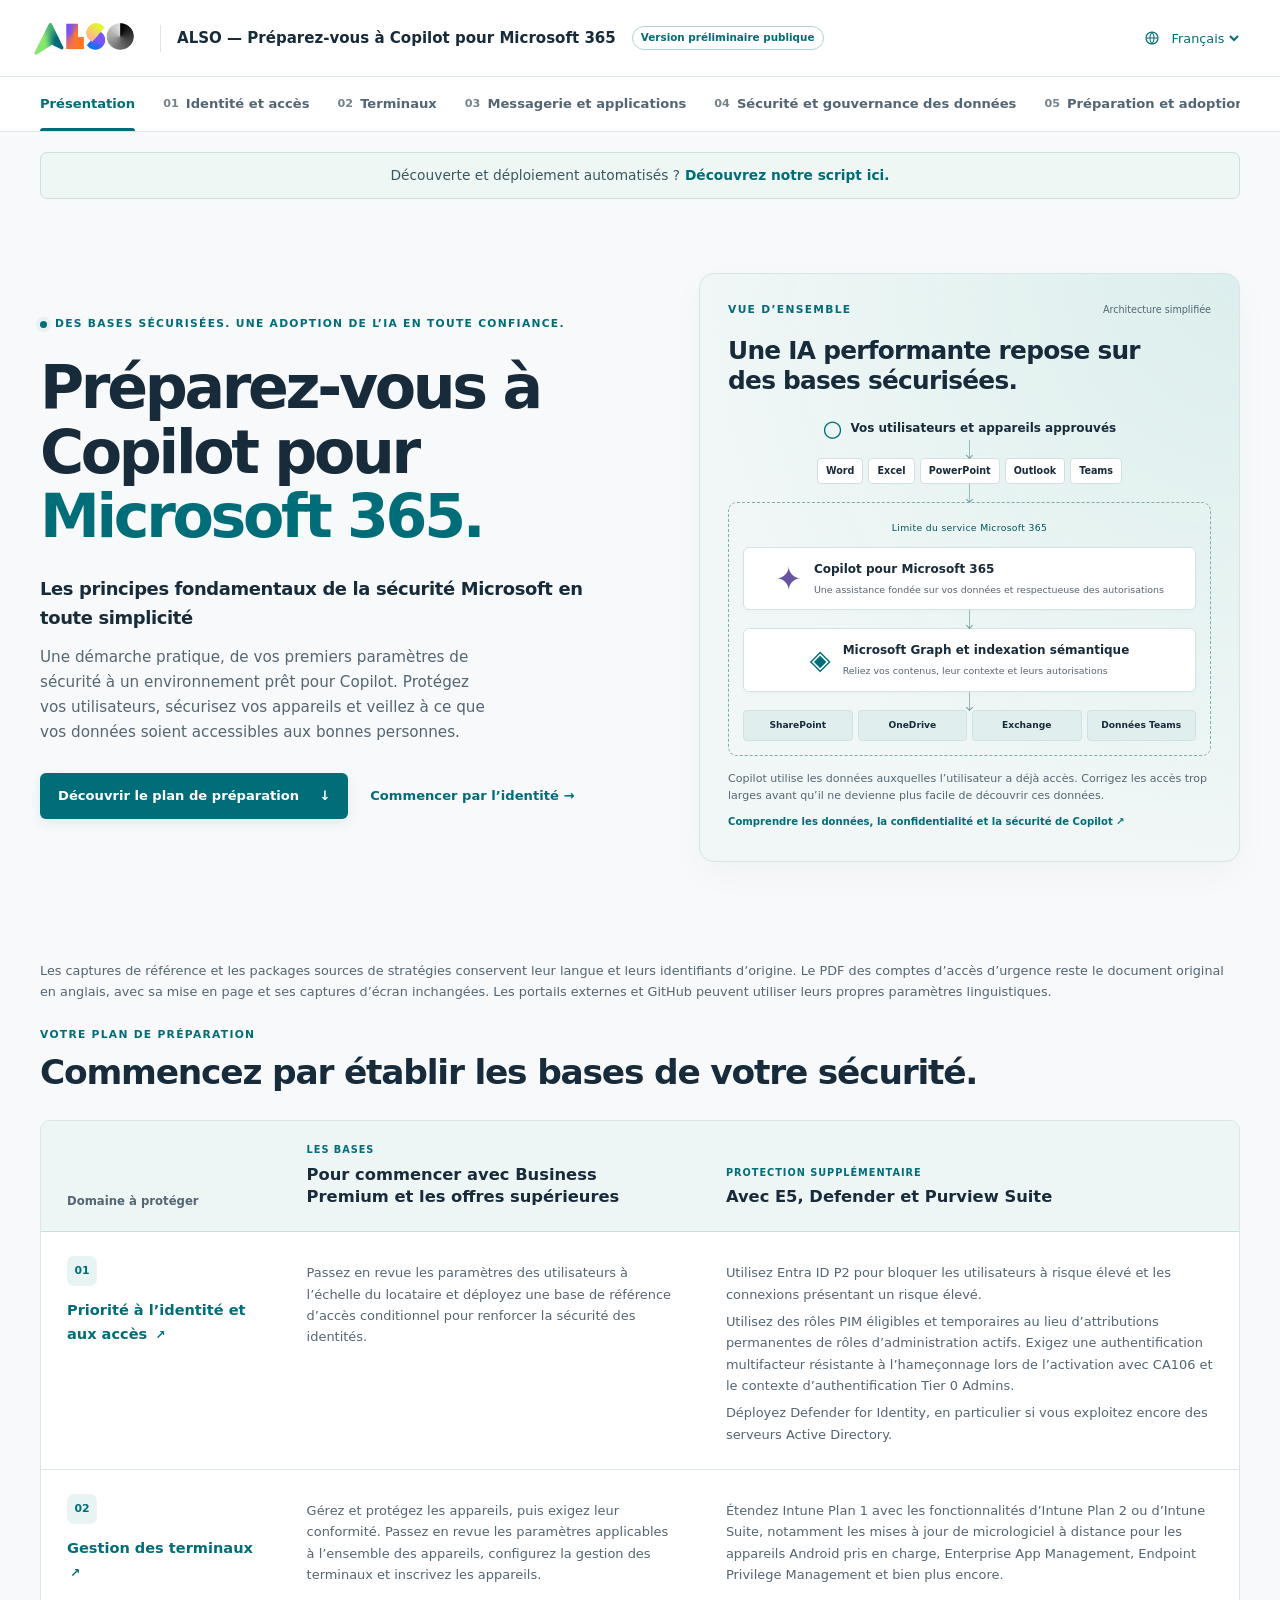
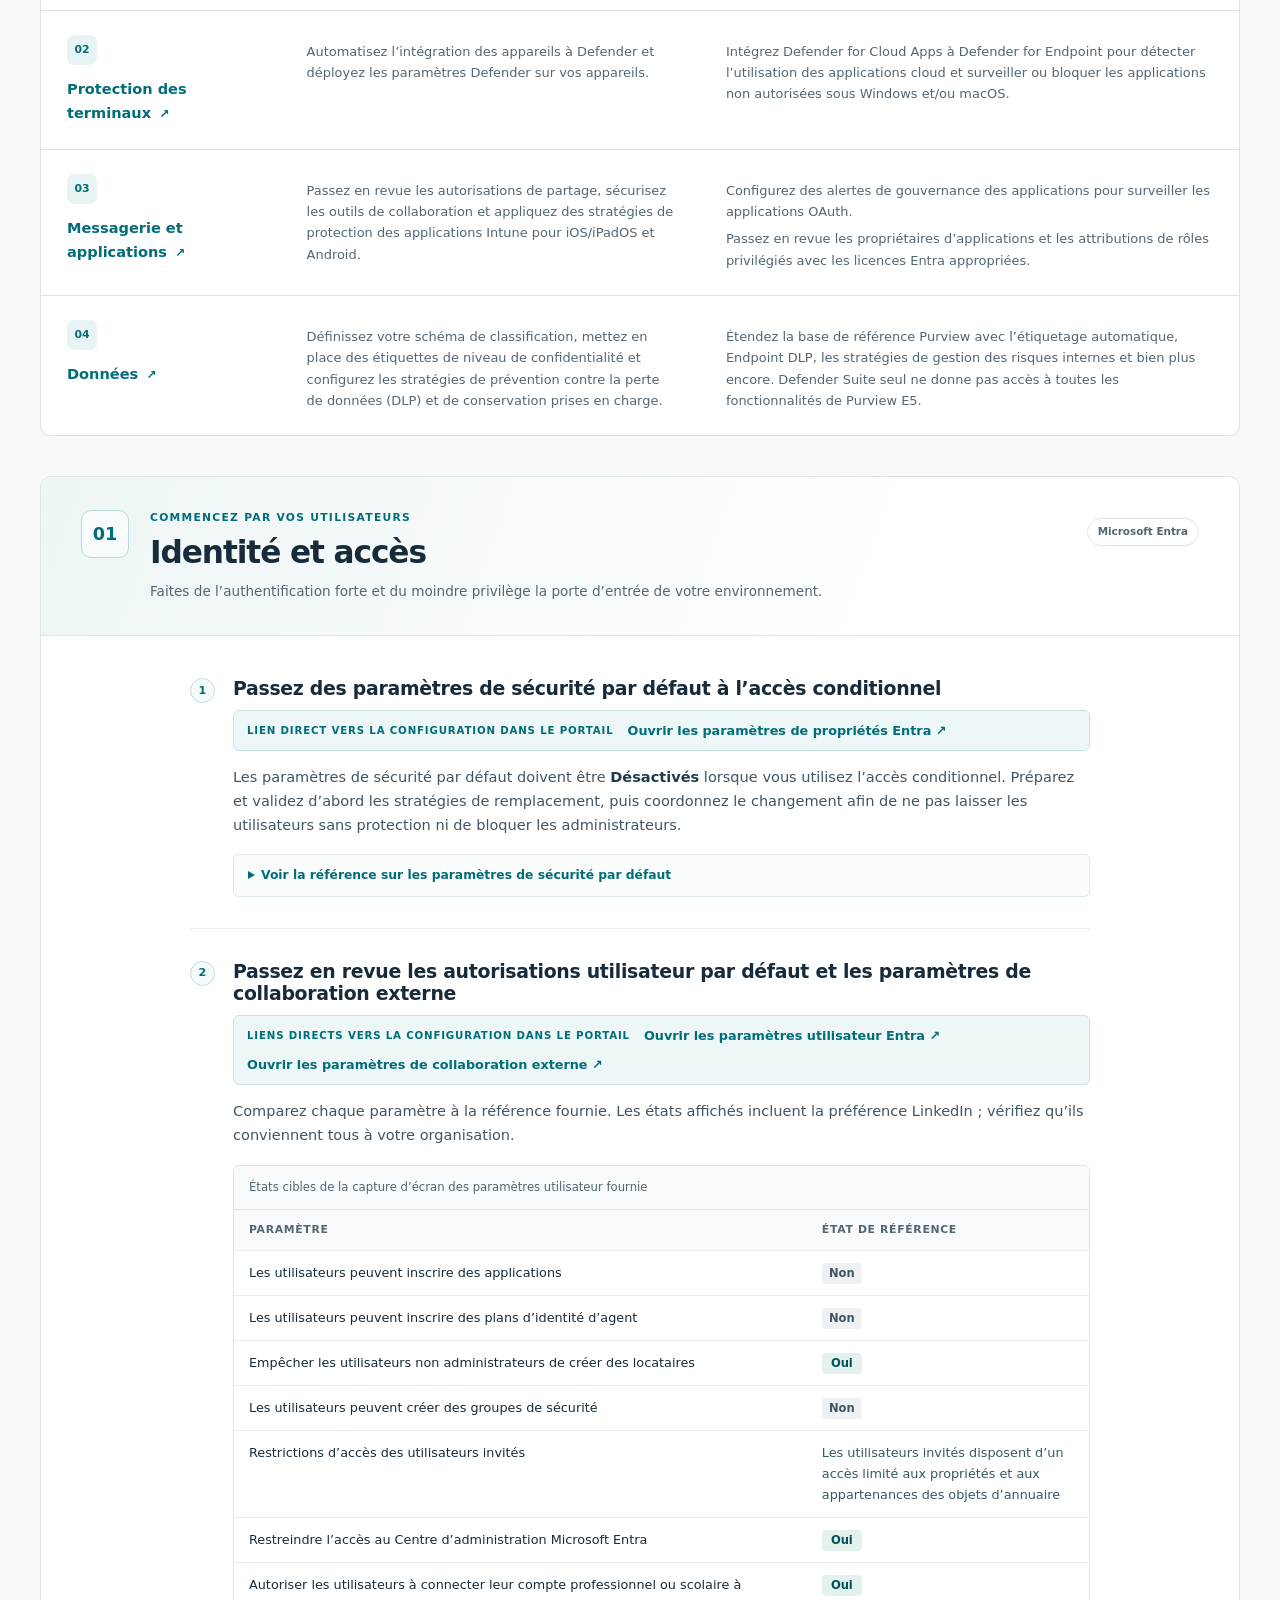
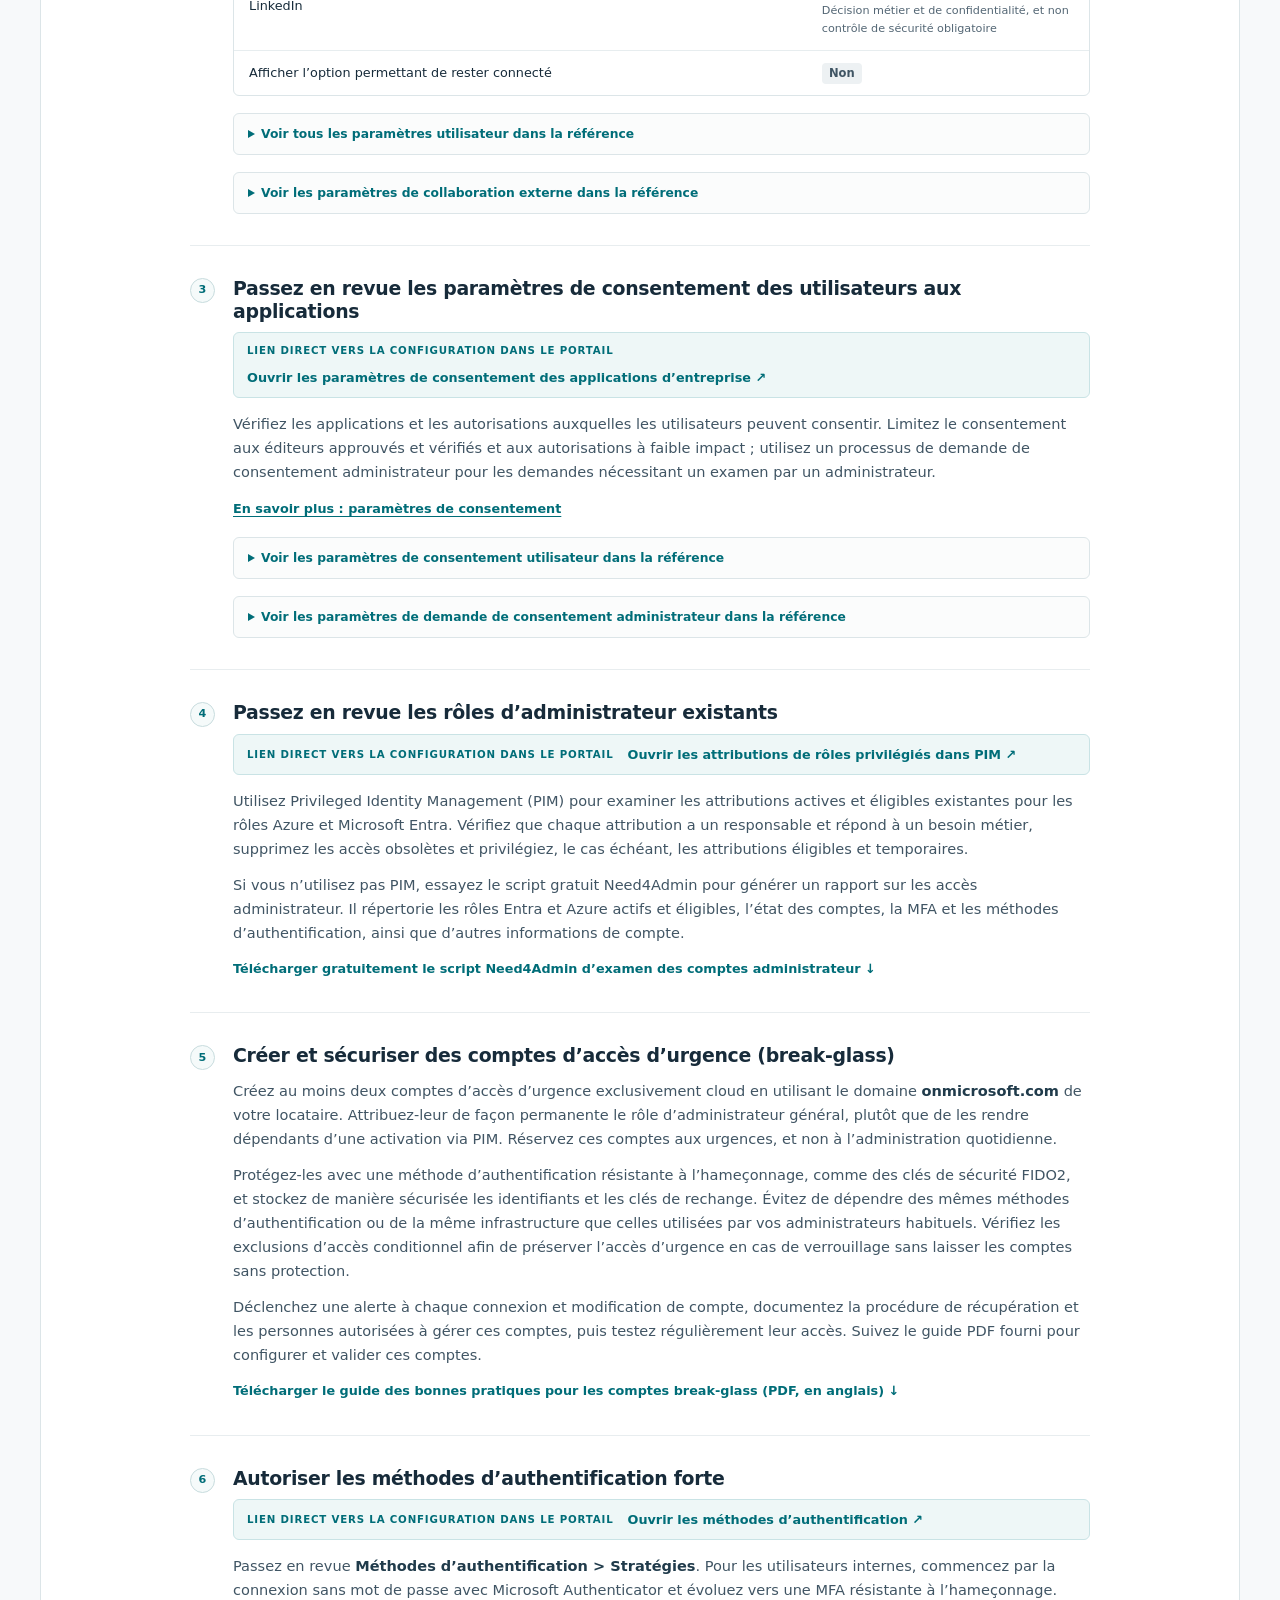
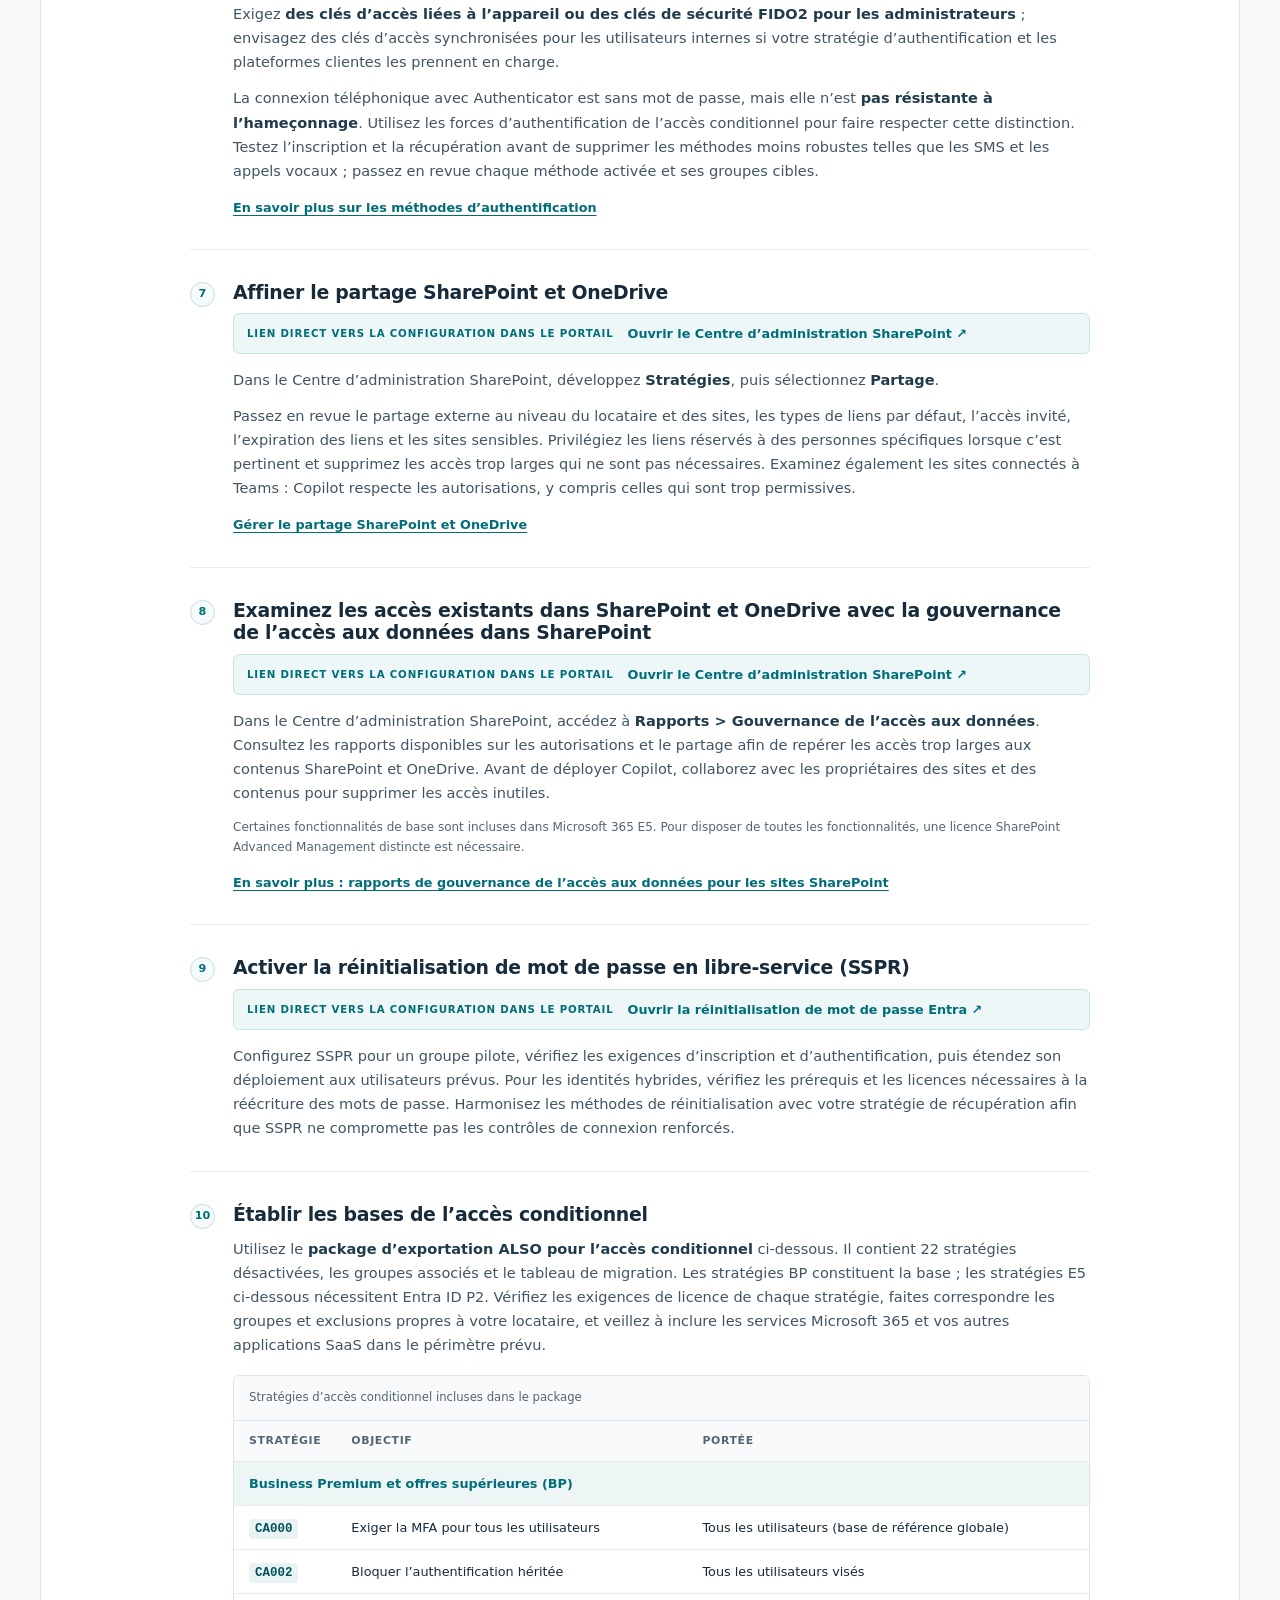
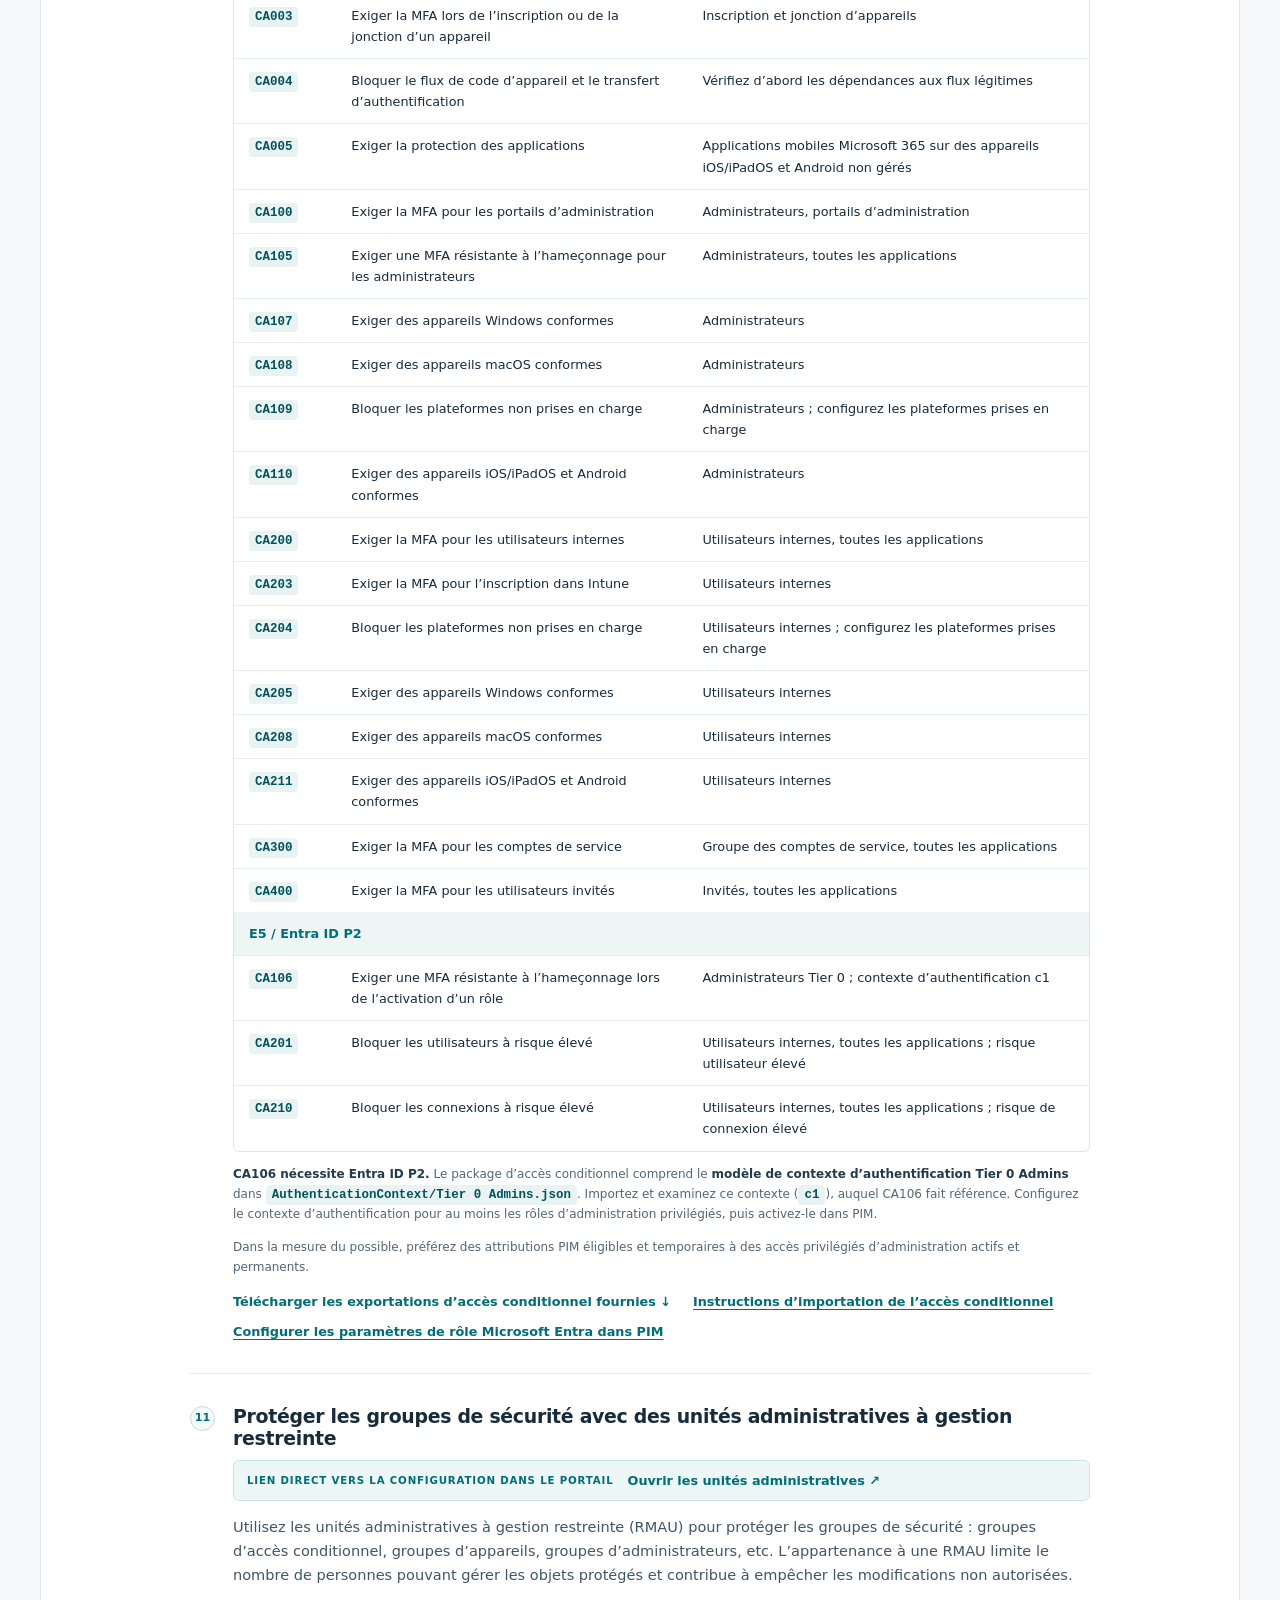
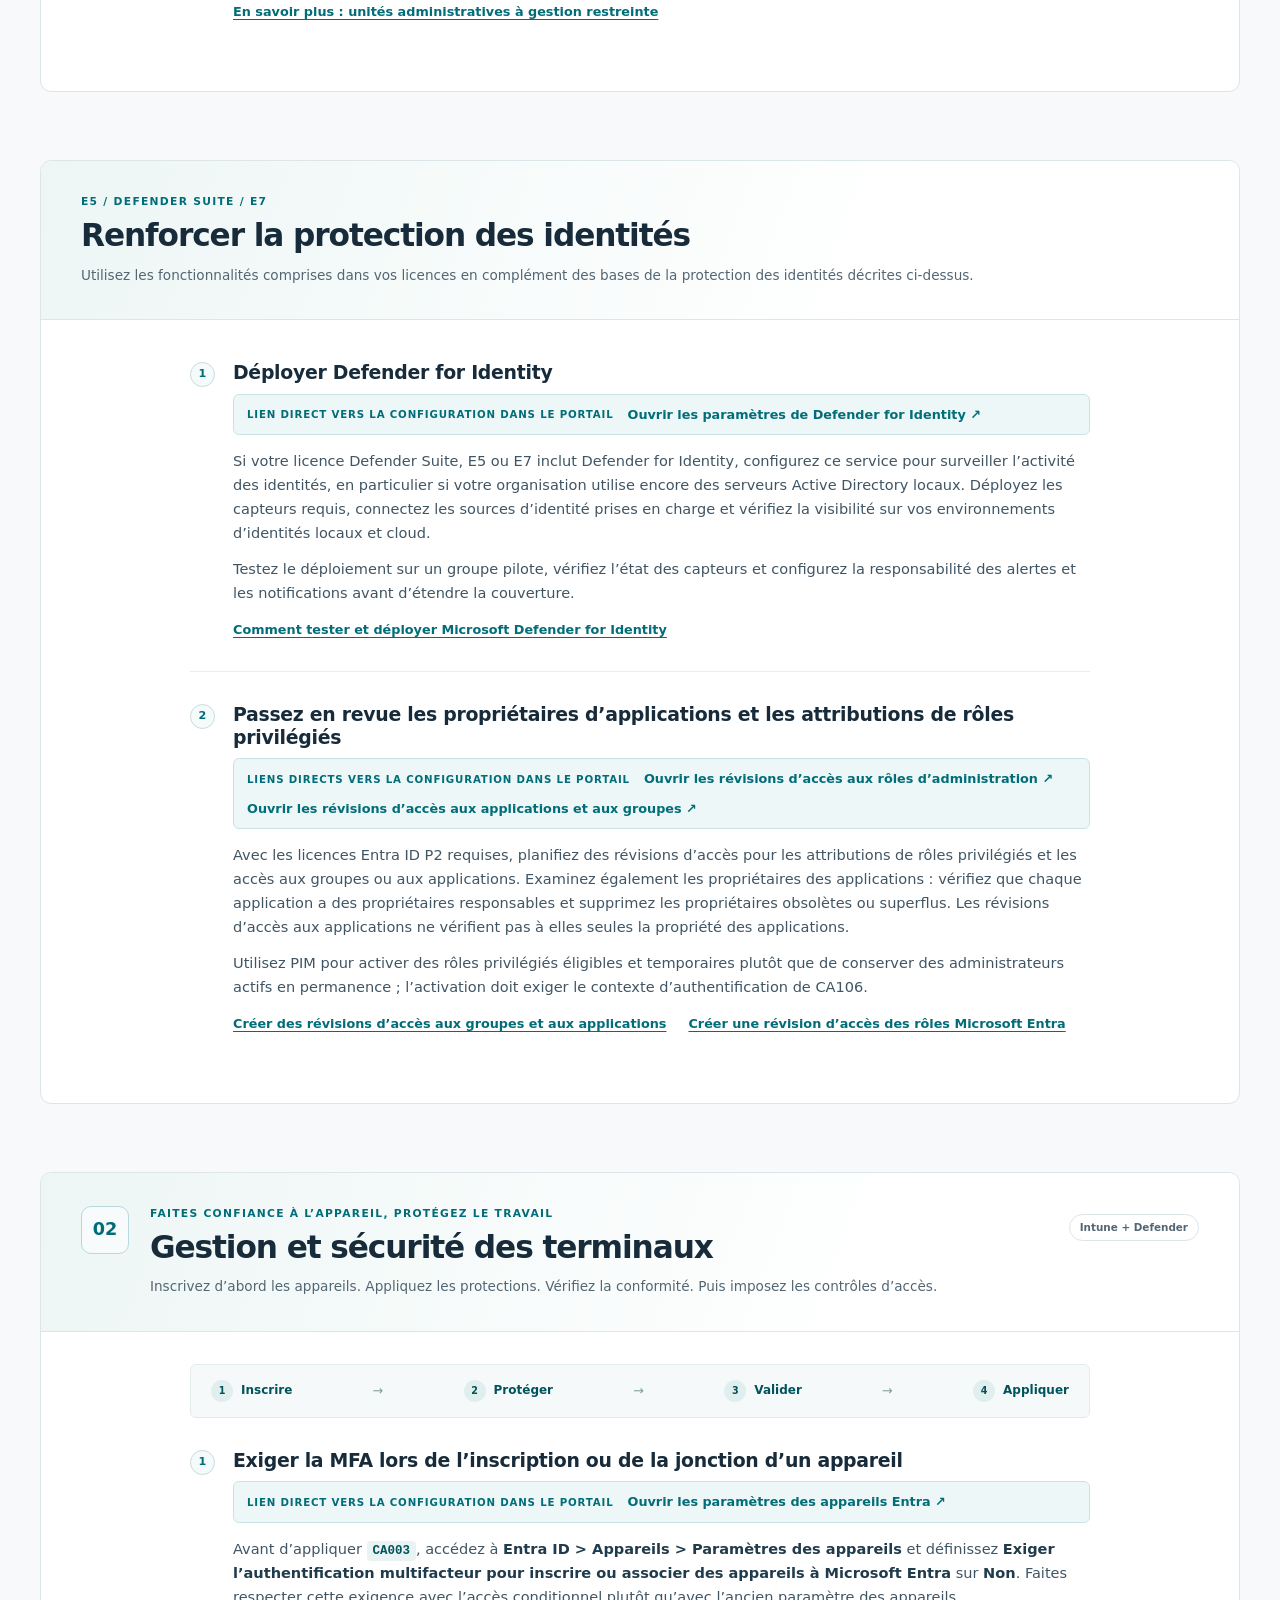
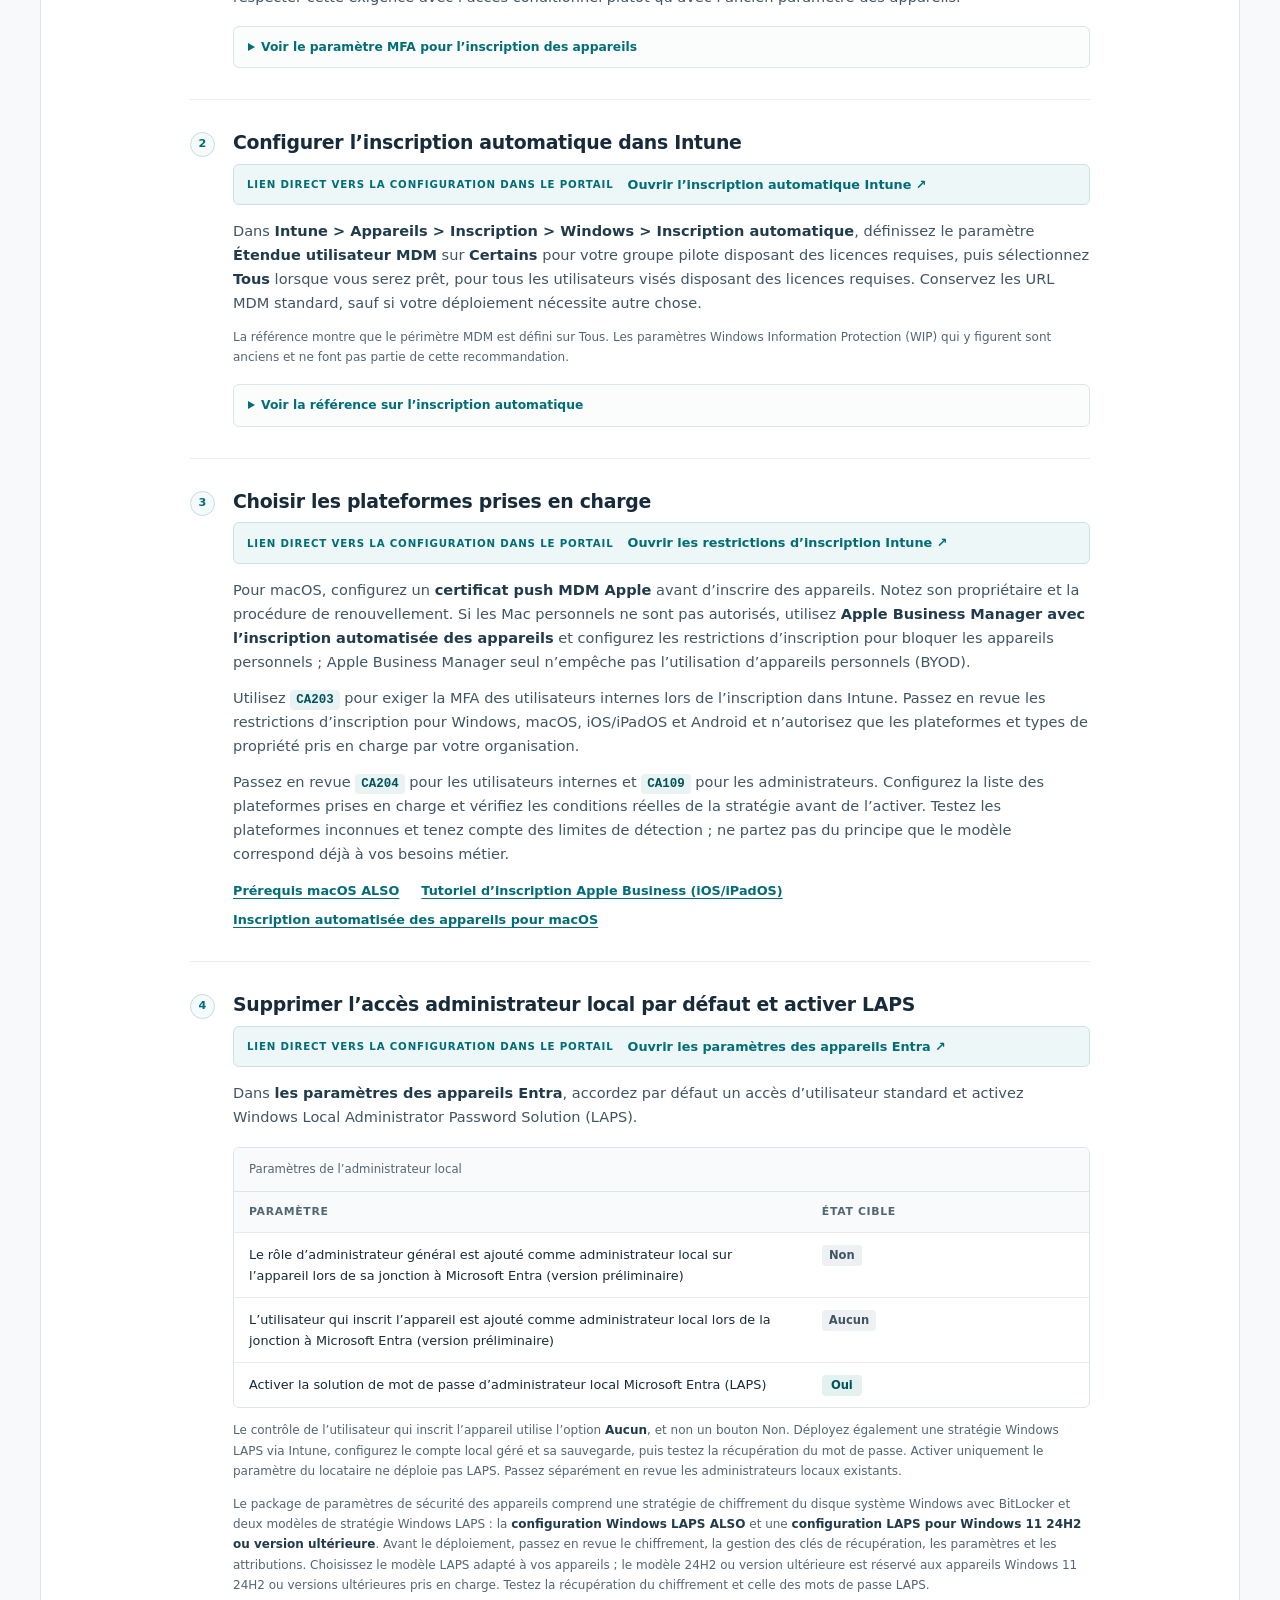
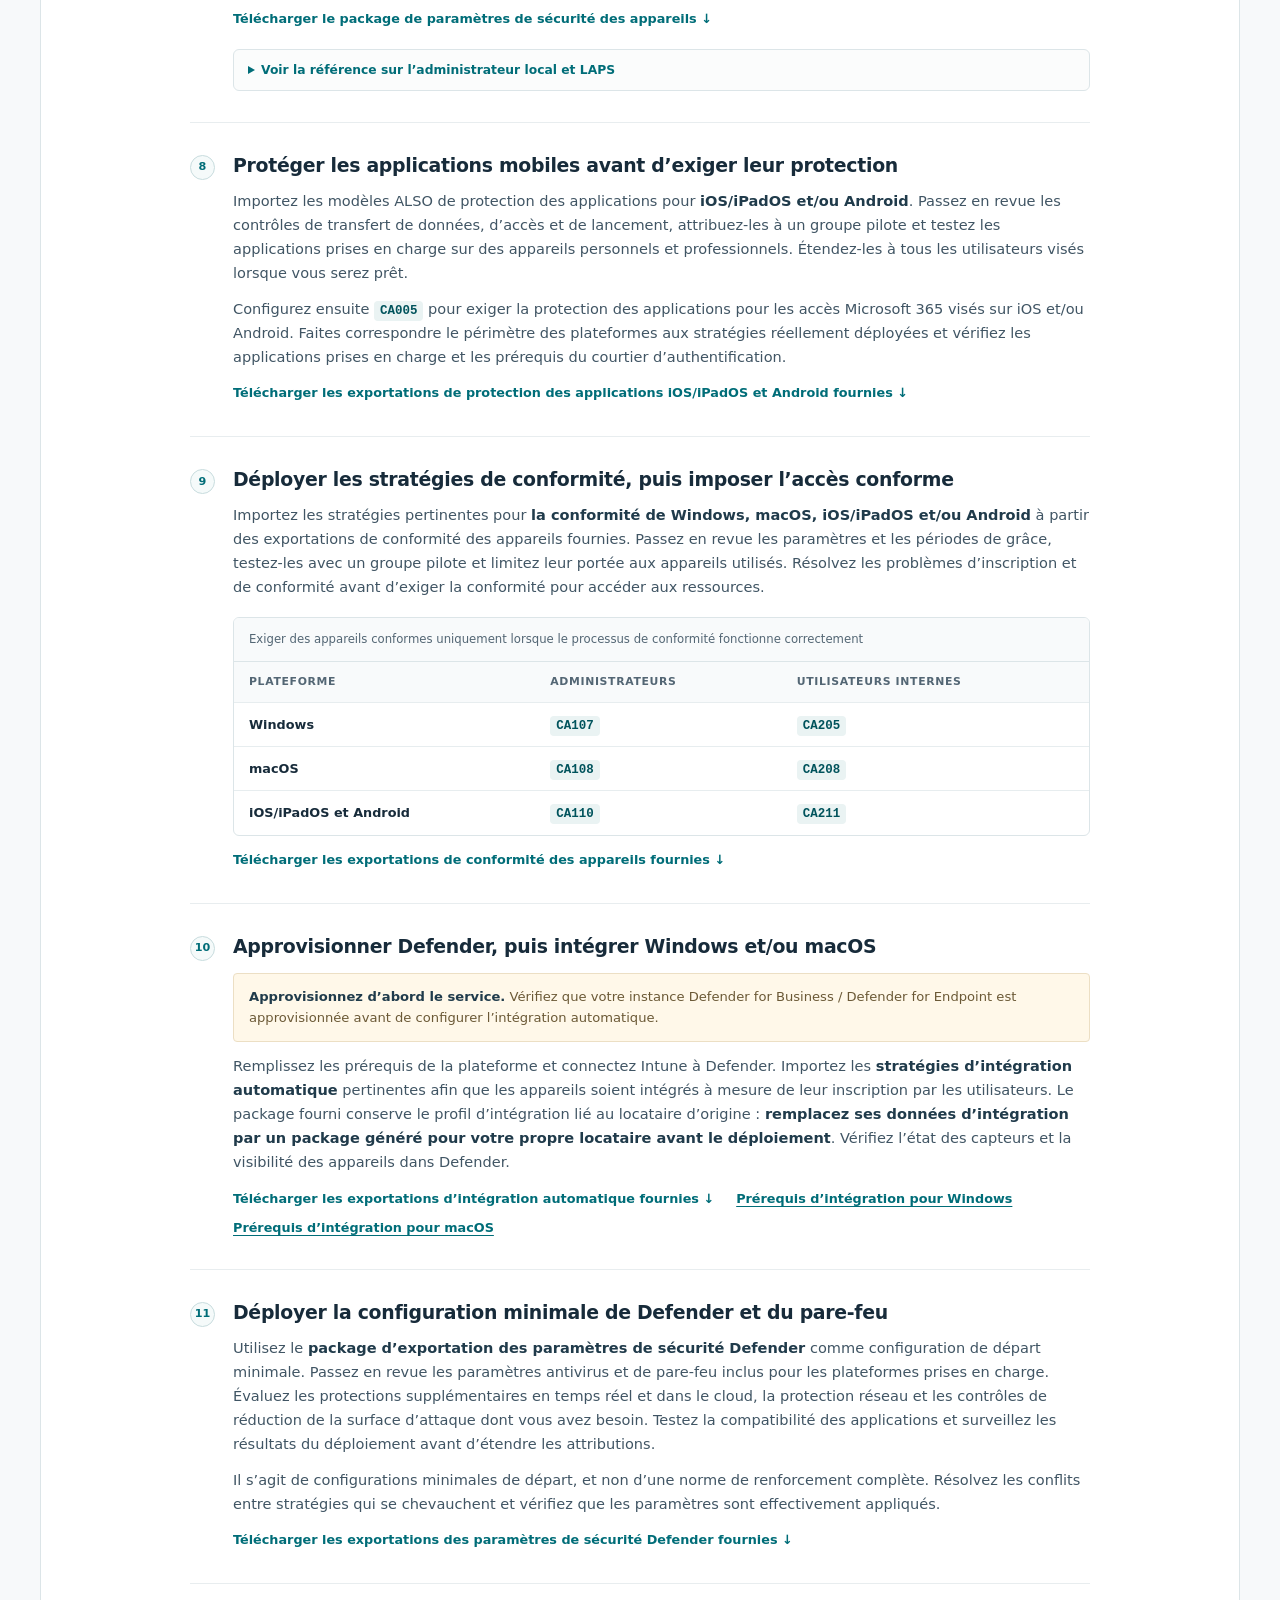
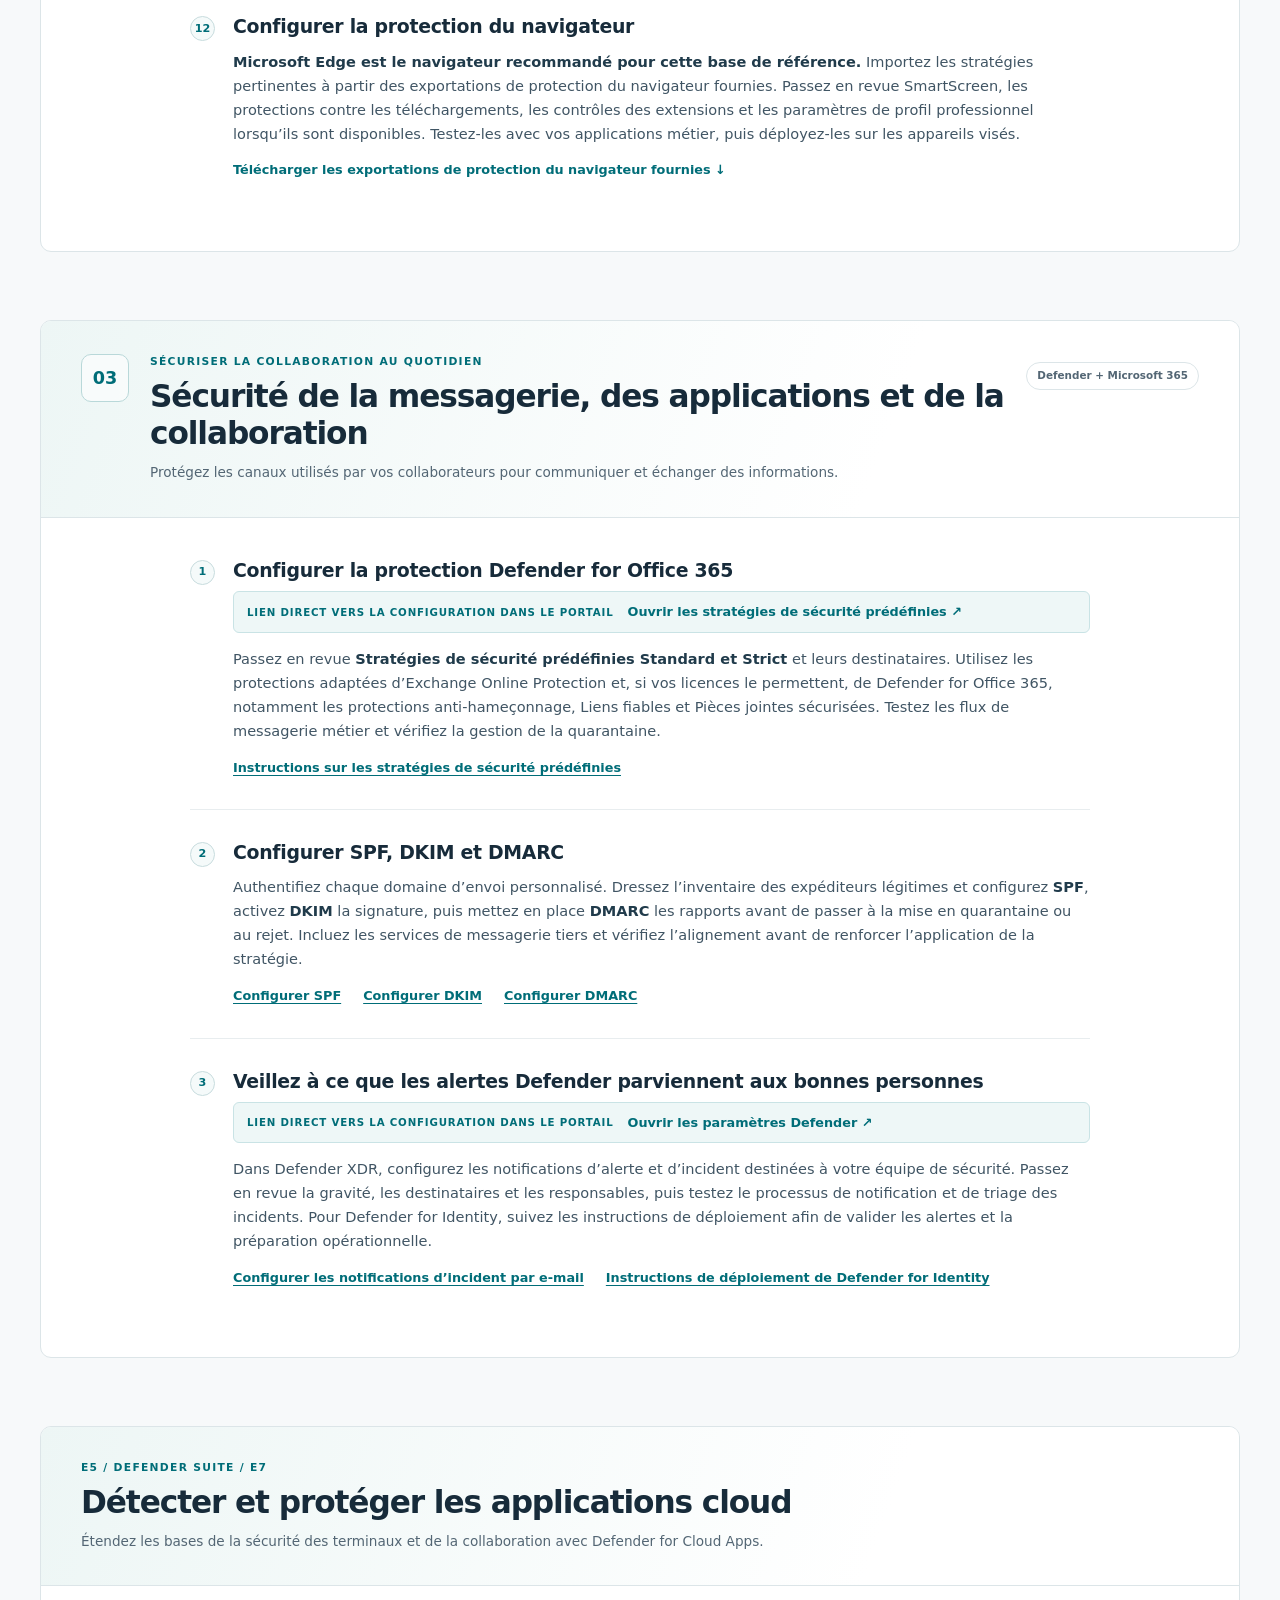
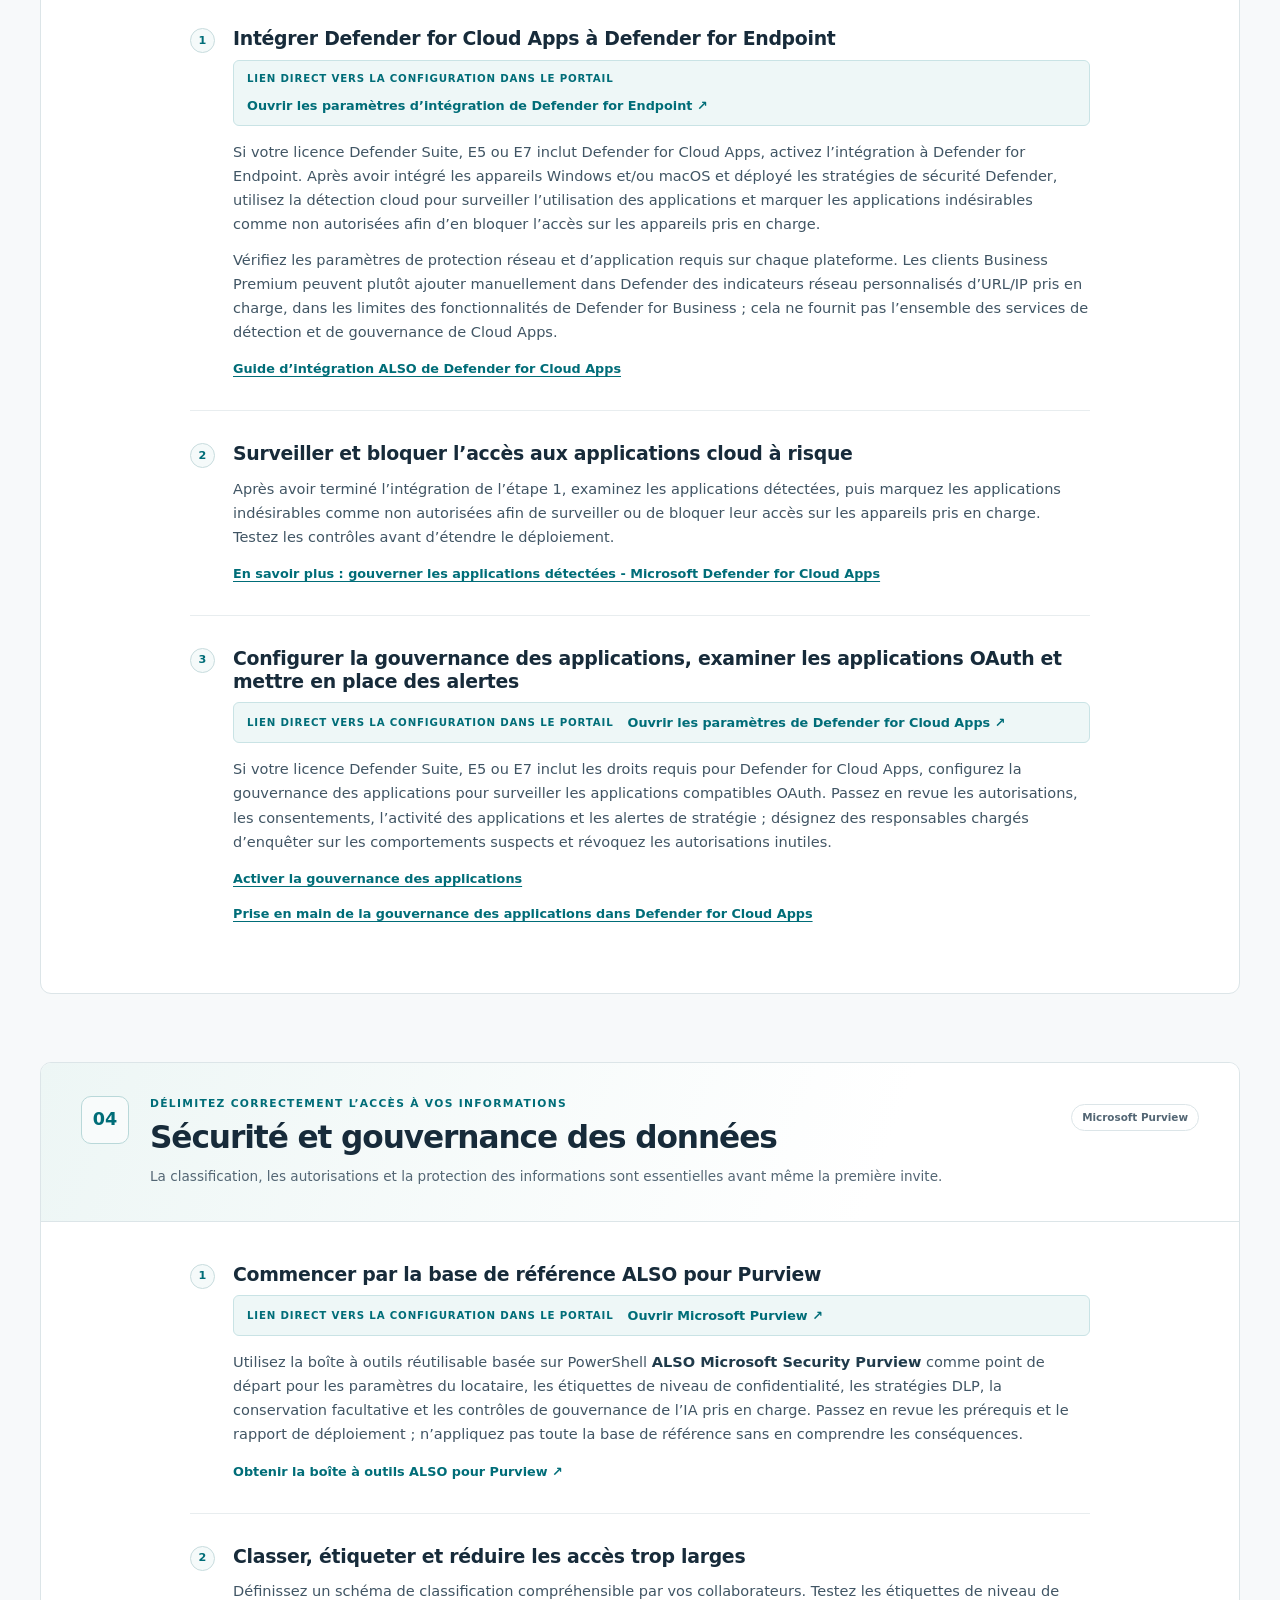
<file: site/fr/index.html>
<!doctype html>
<html lang="fr">
<head>
  <meta charset="utf-8">
  <meta name="viewport" content="width=device-width, initial-scale=1">
  <meta name="theme-color" content="#006d78">
  <meta name="description" content="Les principes fondamentaux de la sécurité Microsoft en toute simplicité. Un guide ALSO, étape par étape, pour sécuriser les identités, les appareils, la collaboration et les données avant de déployer Copilot pour Microsoft 365.">
  <title>ALSO — Préparez-vous à Copilot pour Microsoft 365</title>
  <link rel="icon" href="../assets/favicon.svg" type="image/svg+xml">
  <link rel="stylesheet" href="../styles.css">
  <script src="../site.js" defer></script>
  <script src="../language.js" defer></script>
</head>
<body>
  <a class="skip-link" href="#main">Passer au guide</a>
  <header class="site-header">
    <div class="header-inner">
      <a class="brand" href="#main" aria-label="Accueil ALSO — Préparez-vous à Copilot pour Microsoft 365">
        <img src="../assets/also-logo.png" alt="ALSO" class="brand-logo" width="112" height="37">
        <span class="brand-divider" aria-hidden="true"></span>
        <span class="brand-product">ALSO — Préparez-vous à Copilot pour Microsoft 365</span>
        <span class="preview-badge">Version préliminaire publique</span>
      </a>
      <div class="language-selector">
        <svg viewBox="0 0 24 24" aria-hidden="true" focusable="false"><circle cx="12" cy="12" r="9"></circle><path d="M3 12h18M12 3a15 15 0 0 1 0 18M12 3a15 15 0 0 0 0 18"></path></svg>
        <select id="language-select" aria-label="Langue">
          <option value="../" lang="en">English</option>
          <option value="../de/" lang="de">Deutsch</option>
          <option value="../fr/" lang="fr" selected>Français</option>
          <option value="../es/" lang="es">Español</option>
          <option value="../ru/" lang="ru">Русский</option>
          <option value="../it/" lang="it">Italiano</option>
          <option value="../pl/" lang="pl">Polski</option>
        </select>
      </div>
    </div>
  </header>

  <nav class="chapter-nav" aria-label="Chapitres du guide">
    <div class="nav-inner">
      <a href="#overview" aria-current="location">Présentation</a>
      <a href="#identity"><span>01</span> Identité et accès</a>
      <a href="#endpoints"><span>02</span> Terminaux</a>
      <a href="#collaboration"><span>03</span> Messagerie et applications</a>
      <a href="#data"><span>04</span> Sécurité et gouvernance des données</a>
      <a href="#copilot-preparation"><span>05</span> Préparation et adoption de Copilot</a>
      <a href="#packages">Ensembles de stratégies <span aria-hidden="true">&#8599;</span></a>
    </div>
  </nav>

  <main id="main">
    <aside class="discovery-banner section-width">
      <span>Découverte et déploiement automatisés ?</span>
      <a href="https://coc-ms.github.io/ALSO-Microsoft-Security-SecureByDefault/">Découvrez notre script ici.</a>
    </aside>
    <section class="hero section-width" id="overview" aria-labelledby="hero-title">
      <div class="hero-copy">
        <p class="eyebrow"><span class="status-dot" aria-hidden="true"></span> Des bases sécurisées. Une adoption de l’IA en toute confiance.</p>
        <h1 id="hero-title">Préparez-vous à<br>Copilot pour<br><span>Microsoft 365.</span></h1>
        <p class="hero-subtitle">Les principes fondamentaux de la sécurité Microsoft en toute simplicité</p>
        <p class="hero-description">Une démarche pratique, de vos premiers paramètres de sécurité à un environnement prêt pour Copilot. Protégez vos utilisateurs, sécurisez vos appareils et veillez à ce que vos données soient accessibles aux bonnes personnes.</p>
        <div class="hero-actions">
          <a class="button primary" href="#readiness">Découvrir le plan de préparation <span aria-hidden="true">&#8595;</span></a>
          <a class="text-link" href="#identity">Commencer par l’identité <span aria-hidden="true">&#8594;</span></a>
        </div>
      </div>

      <figure class="architecture" aria-labelledby="architecture-title">
        <div class="diagram-topline"><span class="eyebrow">Vue d’ensemble</span><span class="diagram-label">Architecture simplifiée</span></div>
        <h2 id="architecture-title">Une IA performante repose sur<br>des bases sécurisées.</h2>
        <div class="diagram-people"><span class="people-icon" aria-hidden="true">&#9675;</span> Vos utilisateurs et appareils approuvés</div>
        <div class="connector" aria-hidden="true"></div>
        <div class="app-strip"><span>Word</span><span>Excel</span><span>PowerPoint</span><span>Outlook</span><span>Teams</span></div>
        <div class="connector" aria-hidden="true"></div>
        <div class="service-boundary">
          <span class="boundary-label">Limite du service Microsoft 365</span>
          <div class="copilot-node"><span class="spark" aria-hidden="true">&#10022;</span><div><strong>Copilot pour Microsoft 365</strong><small>Une assistance fondée sur vos données et respectueuse des autorisations</small></div></div>
          <div class="connector" aria-hidden="true"></div>
          <div class="graph-node"><span class="graph-symbol" aria-hidden="true">&#9672;</span><div><strong>Microsoft Graph et indexation sémantique</strong><small>Reliez vos contenus, leur contexte et leurs autorisations</small></div></div>
          <div class="connector" aria-hidden="true"></div>
          <div class="data-nodes"><span>SharePoint</span><span>OneDrive</span><span>Exchange</span><span>Données Teams</span></div>
        </div>
        <figcaption>Copilot utilise les données auxquelles l’utilisateur a déjà accès. Corrigez les accès trop larges avant qu’il ne devienne plus facile de découvrir ces données.</figcaption>
        <a class="diagram-source" href="https://learn.microsoft.com/fr-fr/microsoft-365/copilot/microsoft-365-copilot-privacy">Comprendre les données, la confidentialité et la sécurité de Copilot <span aria-hidden="true">&#8599;</span></a>
      </figure>
    </section>

    <section class="readiness section-width" id="readiness" aria-labelledby="readiness-title">
      <p class="translation-note">Les captures de référence et les packages sources de stratégies conservent leur langue et leurs identifiants d’origine. Le PDF des comptes d’accès d’urgence reste le document original en anglais, avec sa mise en page et ses captures d’écran inchangées. Les portails externes et GitHub peuvent utiliser leurs propres paramètres linguistiques.</p>
      <div class="section-heading">
        <div><p class="eyebrow">Votre plan de préparation</p><h2 id="readiness-title">Commencez par établir les bases de votre sécurité.</h2></div>
      </div>
      <div class="matrix-scroll">
        <table class="readiness-matrix">
          <caption class="sr-only">Recommandations de sécurité de base par domaine de protection</caption>
          <thead><tr><th scope="col">Domaine à protéger</th><th scope="col"><span class="tier-label">Les bases</span>Pour commencer avec Business Premium et les offres supérieures</th><th scope="col"><span class="tier-label">Protection supplémentaire</span>Avec E5, Defender et Purview Suite</th></tr></thead>
          <tbody>
            <tr><th scope="row"><a href="#identity"><span class="area-icon" aria-hidden="true">01</span>Priorité à l’identité et aux accès <span aria-hidden="true">&#8599;</span></a></th><td data-label="Les bases&#10;Pour commencer avec Business Premium et les offres supérieures"><p>Passez en revue les paramètres des utilisateurs à l’échelle du locataire et déployez une base de référence d’accès conditionnel pour renforcer la sécurité des identités.</p></td><td data-label="Protection supplémentaire&#10;Avec E5, Defender et Purview Suite"><p>Utilisez Entra ID P2 pour bloquer les utilisateurs à risque élevé et les connexions présentant un risque élevé.</p><p>Utilisez des rôles PIM éligibles et temporaires au lieu d’attributions permanentes de rôles d’administration actifs. Exigez une authentification multifacteur résistante à l’hameçonnage lors de l’activation avec CA106 et le contexte d’authentification Tier 0 Admins.</p><p>Déployez Defender for Identity, en particulier si vous exploitez encore des serveurs Active Directory.</p></td></tr>
            <tr><th scope="row"><a href="#endpoints"><span class="area-icon" aria-hidden="true">02</span>Gestion des terminaux <span aria-hidden="true">&#8599;</span></a></th><td data-label="Les bases&#10;Pour commencer avec Business Premium et les offres supérieures"><p>Gérez et protégez les appareils, puis exigez leur conformité. Passez en revue les paramètres applicables à l’ensemble des appareils, configurez la gestion des terminaux et inscrivez les appareils.</p></td><td data-label="Protection supplémentaire&#10;Avec E5, Defender et Purview Suite"><p>Étendez Intune Plan 1 avec les fonctionnalités d’Intune Plan 2 ou d’Intune Suite, notamment les mises à jour de micrologiciel à distance pour les appareils Android pris en charge, Enterprise App Management, Endpoint Privilege Management et bien plus encore.</p></td></tr>
            <tr><th scope="row"><a href="#endpoints"><span class="area-icon" aria-hidden="true">02</span>Protection des terminaux <span aria-hidden="true">&#8599;</span></a></th><td data-label="Les bases&#10;Pour commencer avec Business Premium et les offres supérieures"><p>Automatisez l’intégration des appareils à Defender et déployez les paramètres Defender sur vos appareils.</p></td><td data-label="Protection supplémentaire&#10;Avec E5, Defender et Purview Suite"><p>Intégrez Defender for Cloud Apps à Defender for Endpoint pour détecter l’utilisation des applications cloud et surveiller ou bloquer les applications non autorisées sous Windows et/ou macOS.</p></td></tr>
            <tr><th scope="row"><a href="#collaboration"><span class="area-icon" aria-hidden="true">03</span>Messagerie et applications <span aria-hidden="true">&#8599;</span></a></th><td data-label="Les bases&#10;Pour commencer avec Business Premium et les offres supérieures"><p>Passez en revue les autorisations de partage, sécurisez les outils de collaboration et appliquez des stratégies de protection des applications Intune pour iOS/iPadOS et Android.</p></td><td data-label="Protection supplémentaire&#10;Avec E5, Defender et Purview Suite"><p>Configurez des alertes de gouvernance des applications pour surveiller les applications OAuth.</p><p>Passez en revue les propriétaires d’applications et les attributions de rôles privilégiés avec les licences Entra appropriées.</p></td></tr>
            <tr><th scope="row"><a href="#data"><span class="area-icon" aria-hidden="true">04</span>Données <span aria-hidden="true">&#8599;</span></a></th><td data-label="Les bases&#10;Pour commencer avec Business Premium et les offres supérieures"><p>Définissez votre schéma de classification, mettez en place des étiquettes de niveau de confidentialité et configurez les stratégies de prévention contre la perte de données (DLP) et de conservation prises en charge.</p></td><td data-label="Protection supplémentaire&#10;Avec E5, Defender et Purview Suite"><p>Étendez la base de référence Purview avec l’étiquetage automatique, Endpoint DLP, les stratégies de gestion des risques internes et bien plus encore. Defender Suite seul ne donne pas accès à toutes les fonctionnalités de Purview E5.</p></td></tr>
          </tbody>
        </table>
      </div>
    </section>

    <section class="guide-section section-width" id="identity" aria-labelledby="identity-title">
      <div class="chapter-heading">
        <div class="chapter-number">01</div>
        <div><p class="eyebrow">Commencez par vos utilisateurs</p><h2 id="identity-title">Identité et accès</h2><p>Faites de l’authentification forte et du moindre privilège la porte d’entrée de votre environnement.</p></div>
        <span class="chapter-category">Microsoft Entra</span>
      </div>
      <div class="guide-body">
        <article class="step" id="security-defaults">
          <div class="step-marker">1</div><div class="step-content">
            <h3>Passez des paramètres de sécurité par défaut à l’accès conditionnel</h3>
            <div class="portal-links"><span class="portal-tag">Lien direct vers la configuration dans le portail</span><a class="resource-link" href="https://entra.microsoft.com/#view/Microsoft_AAD_IAM/ActiveDirectoryMenuBlade/~/Properties">Ouvrir les paramètres de propriétés Entra <span aria-hidden="true">&#8599;</span></a></div>
            <p>Les paramètres de sécurité par défaut doivent être <strong>Désactivés</strong> lorsque vous utilisez l’accès conditionnel. Préparez et validez d’abord les stratégies de remplacement, puis coordonnez le changement afin de ne pas laisser les utilisateurs sans protection ni de bloquer les administrateurs.</p>
            <details class="visual-reference"><summary>Voir la référence sur les paramètres de sécurité par défaut</summary><figure><img src="../assets/security-defaults.png" alt="Le panneau des paramètres de sécurité par défaut indique que les stratégies d’accès conditionnel existantes empêchent l’activation des paramètres de sécurité par défaut." width="1550" height="218"><figcaption>Le locataire fourni utilise déjà l’accès conditionnel. Vérifiez que les paramètres de sécurité par défaut sont désactivés dans votre propre locataire ; avant la migration, le portail peut afficher un autre contrôle.</figcaption></figure></details>
          </div>
        </article>
        <article class="step" id="user-settings">
          <div class="step-marker">2</div><div class="step-content">
            <h3>Passez en revue les autorisations utilisateur par défaut et les paramètres de collaboration externe</h3>
            <div class="portal-links"><span class="portal-tag">Liens directs vers la configuration dans le portail</span><a class="resource-link" href="https://entra.microsoft.com/#view/Microsoft_AAD_UsersAndTenants/UserManagementMenuBlade/~/UserSettings">Ouvrir les paramètres utilisateur Entra <span aria-hidden="true">&#8599;</span></a><a class="resource-link" href="https://entra.microsoft.com/#view/Microsoft_AAD_IAM/AllowlistPolicyBlade">Ouvrir les paramètres de collaboration externe <span aria-hidden="true">&#8599;</span></a></div>
            <p>Comparez chaque paramètre à la référence fournie. Les états affichés incluent la préférence LinkedIn ; vérifiez qu’ils conviennent tous à votre organisation.</p>
            <div class="table-wrap"><table class="settings-table"><caption>États cibles de la capture d’écran des paramètres utilisateur fournie</caption><thead><tr><th scope="col">Paramètre</th><th scope="col">État de référence</th></tr></thead><tbody>
              <tr><td>Les utilisateurs peuvent inscrire des applications</td><td><span class="setting-value">Non</span></td></tr>
              <tr><td>Les utilisateurs peuvent inscrire des plans d’identité d’agent</td><td><span class="setting-value">Non</span></td></tr>
              <tr><td>Empêcher les utilisateurs non administrateurs de créer des locataires</td><td><span class="setting-value yes">Oui</span></td></tr>
              <tr><td>Les utilisateurs peuvent créer des groupes de sécurité</td><td><span class="setting-value">Non</span></td></tr>
              <tr><td>Restrictions d’accès des utilisateurs invités</td><td>Les utilisateurs invités disposent d’un accès limité aux propriétés et aux appartenances des objets d’annuaire</td></tr>
              <tr><td>Restreindre l’accès au Centre d’administration Microsoft Entra</td><td><span class="setting-value yes">Oui</span></td></tr>
              <tr><td>Autoriser les utilisateurs à connecter leur compte professionnel ou scolaire à LinkedIn</td><td><span class="setting-value yes">Oui</span> <small>Décision métier et de confidentialité, et non contrôle de sécurité obligatoire</small></td></tr>
              <tr><td>Afficher l’option permettant de rester connecté</td><td><span class="setting-value">Non</span></td></tr>
            </tbody></table></div>
            <details class="visual-reference"><summary>Voir tous les paramètres utilisateur dans la référence</summary><figure><img src="../assets/user-settings.png" alt="Paramètres utilisateur Entra présentant les huit états cibles indiqués dans le tableau ci-dessus." width="1239" height="1032"><figcaption>Configuration de référence. Les paramètres et les noms de la version préliminaire peuvent changer à mesure que Microsoft met à jour le portail.</figcaption></figure></details>
            <details class="visual-reference"><summary>Voir les paramètres de collaboration externe dans la référence</summary><figure><img src="../assets/external-collaboration.png" alt="Paramètres de collaboration externe Microsoft Entra présentant l’accès invité, les invitations, l’inscription en libre-service, les paramètres de départ des utilisateurs externes et les restrictions de collaboration." width="1456" height="993"><figcaption>Image de référence fournie. Comparez l’accès invité, les invitations, l’inscription en libre-service et les restrictions de domaine aux exigences de votre organisation.</figcaption></figure></details>
          </div>
        </article>
        <article class="step" id="user-consent-settings">
          <div class="step-marker">3</div><div class="step-content">
            <h3>Passez en revue les paramètres de consentement des utilisateurs aux applications</h3>
            <div class="portal-links"><span class="portal-tag">Lien direct vers la configuration dans le portail</span><a class="resource-link" href="https://entra.microsoft.com/#view/Microsoft_AAD_IAM/ConsentPoliciesMenuBlade/~/UserSettings">Ouvrir les paramètres de consentement des applications d’entreprise <span aria-hidden="true">&#8599;</span></a></div>
            <p>Vérifiez les applications et les autorisations auxquelles les utilisateurs peuvent consentir. Limitez le consentement aux éditeurs approuvés et vérifiés et aux autorisations à faible impact ; utilisez un processus de demande de consentement administrateur pour les demandes nécessitant un examen par un administrateur.</p>
            <div class="resource-links"><a href="https://learn.microsoft.com/fr-fr/entra/identity/enterprise-apps/configure-user-consent">En savoir plus : paramètres de consentement</a></div>
            <details class="visual-reference"><summary>Voir les paramètres de consentement utilisateur dans la référence</summary><figure><img src="../assets/consent-user-settings.png" alt="Paramètres de consentement utilisateur Microsoft Entra montrant que le consentement est limité aux éditeurs vérifiés et à certaines autorisations à faible impact." width="1183" height="424"><figcaption>Référence fournie pour les paramètres de consentement utilisateur. Vérifiez que la classification des autorisations et la stratégie de consentement répondent aux exigences de votre organisation.</figcaption></figure></details>
            <details class="visual-reference"><summary>Voir les paramètres de demande de consentement administrateur dans la référence</summary><figure><img src="../assets/consent-admin-settings.png" alt="Paramètres de consentement administrateur Microsoft Entra montrant que les demandes de consentement administrateur sont activées, avec les réviseurs sélectionnés, les notifications par e-mail, les rappels et une expiration au bout de 30 jours." width="1406" height="627"><figcaption>Référence fournie pour les demandes de consentement administrateur. Configurez les réviseurs, les notifications et le délai d’expiration des demandes adaptés à votre organisation.</figcaption></figure></details>
          </div>
        </article>
        <article class="step" id="admin-role-review">
          <div class="step-marker">4</div><div class="step-content">
            <h3>Passez en revue les rôles d’administrateur existants</h3>
            <div class="portal-links"><span class="portal-tag">Lien direct vers la configuration dans le portail</span><a class="resource-link" href="https://entra.microsoft.com/#view/Microsoft_Azure_PIMCommon/ResourceMenuBlade/~/members/resourceId//resourceType/tenant/provider/aadroles">Ouvrir les attributions de rôles privilégiés dans PIM <span aria-hidden="true">&#8599;</span></a></div>
            <p>Utilisez Privileged Identity Management (PIM) pour examiner les attributions actives et éligibles existantes pour les rôles Azure et Microsoft Entra. Vérifiez que chaque attribution a un responsable et répond à un besoin métier, supprimez les accès obsolètes et privilégiez, le cas échéant, les attributions éligibles et temporaires.</p>
            <p>Si vous n’utilisez pas PIM, essayez le script gratuit Need4Admin pour générer un rapport sur les accès administrateur. Il répertorie les rôles Entra et Azure actifs et éligibles, l’état des comptes, la MFA et les méthodes d’authentification, ainsi que d’autres informations de compte.</p>
            <a class="resource-link" href="../downloads/Need4Admin-main.zip" download>Télécharger gratuitement le script Need4Admin d’examen des comptes administrateur <span aria-hidden="true">&#8595;</span></a>
          </div>
        </article>
        <article class="step" id="break-glass">
          <div class="step-marker">5</div><div class="step-content">
            <h3>Créer et sécuriser des comptes d’accès d’urgence (break-glass)</h3>
            <p>Créez au moins deux comptes d’accès d’urgence exclusivement cloud en utilisant le domaine <strong>onmicrosoft.com</strong> de votre locataire. Attribuez-leur de façon permanente le rôle d’administrateur général, plutôt que de les rendre dépendants d’une activation via PIM. Réservez ces comptes aux urgences, et non à l’administration quotidienne.</p>
            <p>Protégez-les avec une méthode d’authentification résistante à l’hameçonnage, comme des clés de sécurité FIDO2, et stockez de manière sécurisée les identifiants et les clés de rechange. Évitez de dépendre des mêmes méthodes d’authentification ou de la même infrastructure que celles utilisées par vos administrateurs habituels. Vérifiez les exclusions d’accès conditionnel afin de préserver l’accès d’urgence en cas de verrouillage sans laisser les comptes sans protection.</p>
            <p>Déclenchez une alerte à chaque connexion et modification de compte, documentez la procédure de récupération et les personnes autorisées à gérer ces comptes, puis testez régulièrement leur accès. Suivez le guide PDF fourni pour configurer et valider ces comptes.</p>
            <a class="resource-link" href="../downloads/break-glass-account-best-practices.pdf" download>Télécharger le guide des bonnes pratiques pour les comptes break-glass (PDF, en anglais) <span aria-hidden="true">&#8595;</span></a>
          </div>
        </article>
        <article class="step" id="authentication">
          <div class="step-marker">6</div><div class="step-content">
            <h3>Autoriser les méthodes d’authentification forte</h3>
            <div class="portal-links"><span class="portal-tag">Lien direct vers la configuration dans le portail</span><a class="resource-link" href="https://entra.microsoft.com/#view/Microsoft_AAD_IAM/AuthenticationMethodsMenuBlade/~/AdminAuthMethods">Ouvrir les méthodes d’authentification <span aria-hidden="true">&#8599;</span></a></div>
            <p>Passez en revue <strong>Méthodes d’authentification &gt; Stratégies</strong>. Pour les utilisateurs internes, commencez par la connexion sans mot de passe avec Microsoft Authenticator et évoluez vers une MFA résistante à l’hameçonnage. Exigez <strong>des clés d’accès liées à l’appareil ou des clés de sécurité FIDO2 pour les administrateurs</strong> ; envisagez des clés d’accès synchronisées pour les utilisateurs internes si votre stratégie d’authentification et les plateformes clientes les prennent en charge.</p>
            <p>La connexion téléphonique avec Authenticator est sans mot de passe, mais elle n’est <strong>pas résistante à l’hameçonnage</strong>. Utilisez les forces d’authentification de l’accès conditionnel pour faire respecter cette distinction. Testez l’inscription et la récupération avant de supprimer les méthodes moins robustes telles que les SMS et les appels vocaux ; passez en revue chaque méthode activée et ses groupes cibles.</p>
            <div class="resource-links"><a href="https://learn.microsoft.com/fr-fr/entra/identity/authentication/concept-authentication-methods-manage">En savoir plus sur les méthodes d’authentification</a></div>
          </div>
        </article>
        <article class="step" id="sharing">
          <div class="step-marker">7</div><div class="step-content">
            <h3>Affiner le partage SharePoint et OneDrive</h3>
            <div class="portal-links"><span class="portal-tag">Lien direct vers la configuration dans le portail</span><a class="resource-link" href="https://admin.microsoft.com/sharepoint">Ouvrir le Centre d’administration SharePoint <span aria-hidden="true">&#8599;</span></a></div>
            <p>Dans le Centre d’administration SharePoint, développez <strong>Stratégies</strong>, puis sélectionnez <strong>Partage</strong>.</p>
            <p>Passez en revue le partage externe au niveau du locataire et des sites, les types de liens par défaut, l’accès invité, l’expiration des liens et les sites sensibles. Privilégiez les liens réservés à des personnes spécifiques lorsque c’est pertinent et supprimez les accès trop larges qui ne sont pas nécessaires. Examinez également les sites connectés à Teams : Copilot respecte les autorisations, y compris celles qui sont trop permissives.</p>
            <div class="resource-links"><a href="https://learn.microsoft.com/fr-fr/sharepoint/turn-external-sharing-on-or-off">Gérer le partage SharePoint et OneDrive</a></div>
          </div>
        </article>
        <article class="step" id="data-access-governance">
          <div class="step-marker">8</div><div class="step-content">
            <h3>Examinez les accès existants dans SharePoint et OneDrive avec la gouvernance de l’accès aux données dans SharePoint</h3>
            <div class="portal-links"><span class="portal-tag">Lien direct vers la configuration dans le portail</span><a class="resource-link" href="https://admin.microsoft.com/sharepoint">Ouvrir le Centre d’administration SharePoint <span aria-hidden="true">&#8599;</span></a></div>
            <p>Dans le Centre d’administration SharePoint, accédez à <strong>Rapports &gt; Gouvernance de l’accès aux données</strong>. Consultez les rapports disponibles sur les autorisations et le partage afin de repérer les accès trop larges aux contenus SharePoint et OneDrive. Avant de déployer Copilot, collaborez avec les propriétaires des sites et des contenus pour supprimer les accès inutiles.</p>
            <p class="small-note">Certaines fonctionnalités de base sont incluses dans Microsoft 365 E5. Pour disposer de toutes les fonctionnalités, une licence SharePoint Advanced Management distincte est nécessaire.</p>
            <div class="resource-links"><a href="https://learn.microsoft.com/fr-fr/sharepoint/data-access-governance-reports">En savoir plus : rapports de gouvernance de l’accès aux données pour les sites SharePoint</a></div>
          </div>
        </article>
        <article class="step" id="sspr">
          <div class="step-marker">9</div><div class="step-content">
            <h3>Activer la réinitialisation de mot de passe en libre-service (SSPR)</h3>
            <div class="portal-links"><span class="portal-tag">Lien direct vers la configuration dans le portail</span><a class="resource-link" href="https://entra.microsoft.com/#view/Microsoft_AAD_IAM/PasswordResetMenuBlade/~/Properties">Ouvrir la réinitialisation de mot de passe Entra <span aria-hidden="true">&#8599;</span></a></div>
            <p>Configurez SSPR pour un groupe pilote, vérifiez les exigences d’inscription et d’authentification, puis étendez son déploiement aux utilisateurs prévus. Pour les identités hybrides, vérifiez les prérequis et les licences nécessaires à la réécriture des mots de passe. Harmonisez les méthodes de réinitialisation avec votre stratégie de récupération afin que SSPR ne compromette pas les contrôles de connexion renforcés.</p>
          </div>
        </article>
        <article class="step" id="identity-policies">
          <div class="step-marker">10</div><div class="step-content">
            <h3>Établir les bases de l’accès conditionnel</h3>
            <p>Utilisez le <strong>package d’exportation ALSO pour l’accès conditionnel</strong> ci-dessous. Il contient 22 stratégies désactivées, les groupes associés et le tableau de migration. Les stratégies BP constituent la base ; les stratégies E5 ci-dessous nécessitent Entra ID P2. Vérifiez les exigences de licence de chaque stratégie, faites correspondre les groupes et exclusions propres à votre locataire, et veillez à inclure les services Microsoft 365 et vos autres applications SaaS dans le périmètre prévu.</p>
            <div class="table-wrap"><table class="policy-table"><caption>Stratégies d’accès conditionnel incluses dans le package</caption><thead><tr><th scope="col">Stratégie</th><th scope="col">Objectif</th><th scope="col">Portée</th></tr></thead><tbody>
              <tr class="policy-tier"><th colspan="3" scope="rowgroup">Business Premium et offres supérieures (BP)</th></tr>
              <tr><td><code>CA000</code></td><td>Exiger la MFA pour tous les utilisateurs</td><td>Tous les utilisateurs (base de référence globale)</td></tr>
              <tr><td><code>CA002</code></td><td>Bloquer l’authentification héritée</td><td>Tous les utilisateurs visés</td></tr>
              <tr><td><code>CA003</code></td><td>Exiger la MFA lors de l’inscription ou de la jonction d’un appareil</td><td>Inscription et jonction d’appareils</td></tr>
              <tr><td><code>CA004</code></td><td>Bloquer le flux de code d’appareil et le transfert d’authentification</td><td>Vérifiez d’abord les dépendances aux flux légitimes</td></tr>
              <tr><td><code>CA005</code></td><td>Exiger la protection des applications</td><td>Applications mobiles Microsoft 365 sur des appareils iOS/iPadOS et Android non gérés</td></tr>
              <tr><td><code>CA100</code></td><td>Exiger la MFA pour les portails d’administration</td><td>Administrateurs, portails d’administration</td></tr>
              <tr><td><code>CA105</code></td><td>Exiger une MFA résistante à l’hameçonnage pour les administrateurs</td><td>Administrateurs, toutes les applications</td></tr>
              <tr><td><code>CA107</code></td><td>Exiger des appareils Windows conformes</td><td>Administrateurs</td></tr>
              <tr><td><code>CA108</code></td><td>Exiger des appareils macOS conformes</td><td>Administrateurs</td></tr>
              <tr><td><code>CA109</code></td><td>Bloquer les plateformes non prises en charge</td><td>Administrateurs ; configurez les plateformes prises en charge</td></tr>
              <tr><td><code>CA110</code></td><td>Exiger des appareils iOS/iPadOS et Android conformes</td><td>Administrateurs</td></tr>
              <tr><td><code>CA200</code></td><td>Exiger la MFA pour les utilisateurs internes</td><td>Utilisateurs internes, toutes les applications</td></tr>
              <tr><td><code>CA203</code></td><td>Exiger la MFA pour l’inscription dans Intune</td><td>Utilisateurs internes</td></tr>
              <tr><td><code>CA204</code></td><td>Bloquer les plateformes non prises en charge</td><td>Utilisateurs internes ; configurez les plateformes prises en charge</td></tr>
              <tr><td><code>CA205</code></td><td>Exiger des appareils Windows conformes</td><td>Utilisateurs internes</td></tr>
              <tr><td><code>CA208</code></td><td>Exiger des appareils macOS conformes</td><td>Utilisateurs internes</td></tr>
              <tr><td><code>CA211</code></td><td>Exiger des appareils iOS/iPadOS et Android conformes</td><td>Utilisateurs internes</td></tr>
              <tr><td><code>CA300</code></td><td>Exiger la MFA pour les comptes de service</td><td>Groupe des comptes de service, toutes les applications</td></tr>
              <tr><td><code>CA400</code></td><td>Exiger la MFA pour les utilisateurs invités</td><td>Invités, toutes les applications</td></tr>
            </tbody><tbody>
              <tr class="policy-tier"><th colspan="3" scope="rowgroup">E5 / Entra ID P2</th></tr>
              <tr><td><code>CA106</code></td><td>Exiger une MFA résistante à l’hameçonnage lors de l’activation d’un rôle</td><td>Administrateurs Tier 0 ; contexte d’authentification c1</td></tr>
              <tr><td><code>CA201</code></td><td>Bloquer les utilisateurs à risque élevé</td><td>Utilisateurs internes, toutes les applications ; risque utilisateur élevé</td></tr>
              <tr><td><code>CA210</code></td><td>Bloquer les connexions à risque élevé</td><td>Utilisateurs internes, toutes les applications ; risque de connexion élevé</td></tr>
            </tbody></table></div>
            <p class="small-note"><strong>CA106 nécessite Entra ID P2.</strong> Le package d’accès conditionnel comprend le <strong>modèle de contexte d’authentification Tier 0 Admins</strong> dans <code>AuthenticationContext/Tier 0 Admins.json</code>. Importez et examinez ce contexte (<code>c1</code>), auquel CA106 fait référence. Configurez le contexte d’authentification pour au moins les rôles d’administration privilégiés, puis activez-le dans PIM.</p>
            <p class="small-note">Dans la mesure du possible, préférez des attributions PIM éligibles et temporaires à des accès privilégiés d’administration actifs et permanents.</p>
            <div class="resource-links"><a class="resource-link" href="../downloads/conditional-access.zip" download>Télécharger les exportations d’accès conditionnel fournies <span aria-hidden="true">&#8595;</span></a><a href="https://github.com/CoC-MS/ALSO-Microsoft-Security-Conditional-Access/blob/main/docs/public/how-to-import.md">Instructions d’importation de l’accès conditionnel</a><a href="https://learn.microsoft.com/fr-fr/entra/id-governance/privileged-identity-management/pim-how-to-change-default-settings">Configurer les paramètres de rôle Microsoft Entra dans PIM</a></div>
          </div>
        </article>
        <article class="step" id="restricted-management-admin-units">
          <div class="step-marker">11</div><div class="step-content">
            <h3>Protéger les groupes de sécurité avec des unités administratives à gestion restreinte</h3>
            <div class="portal-links"><span class="portal-tag">Lien direct vers la configuration dans le portail</span><a class="resource-link" href="https://entra.microsoft.com/#view/Microsoft_AAD_IAM/RolesManagementMenuBlade/~/AdminUnits">Ouvrir les unités administratives <span aria-hidden="true">&#8599;</span></a></div>
            <p>Utilisez les unités administratives à gestion restreinte (RMAU) pour protéger les groupes de sécurité : groupes d’accès conditionnel, groupes d’appareils, groupes d’administrateurs, etc. L’appartenance à une RMAU limite le nombre de personnes pouvant gérer les objets protégés et contribue à empêcher les modifications non autorisées.</p>
            <div class="resource-links"><a href="https://learn.microsoft.com/fr-fr/entra/identity/role-based-access-control/admin-units-restricted-management">En savoir plus : unités administratives à gestion restreinte</a></div>
          </div>
        </article>
      </div>
    </section>

    <section class="guide-section section-width" id="identity-e5" aria-labelledby="identity-e5-title">
      <div class="chapter-heading">
        <div><p class="eyebrow">E5 / Defender Suite / E7</p><h2 id="identity-e5-title">Renforcer la protection des identités</h2><p>Utilisez les fonctionnalités comprises dans vos licences en complément des bases de la protection des identités décrites ci-dessus.</p></div>
      </div>
      <div class="guide-body">
        <article class="step" id="defender-identity">
          <div class="step-marker">1</div><div class="step-content">
            <h3>Déployer Defender for Identity</h3>
            <div class="portal-links"><span class="portal-tag">Lien direct vers la configuration dans le portail</span><a class="resource-link" href="https://security.microsoft.com/securitysettings/identities?">Ouvrir les paramètres de Defender for Identity <span aria-hidden="true">&#8599;</span></a></div>
            <p>Si votre licence Defender Suite, E5 ou E7 inclut Defender for Identity, configurez ce service pour surveiller l’activité des identités, en particulier si votre organisation utilise encore des serveurs Active Directory locaux. Déployez les capteurs requis, connectez les sources d’identité prises en charge et vérifiez la visibilité sur vos environnements d’identités locaux et cloud.</p>
            <p>Testez le déploiement sur un groupe pilote, vérifiez l’état des capteurs et configurez la responsabilité des alertes et les notifications avant d’étendre la couverture.</p>
            <div class="resource-links"><a href="https://learn.microsoft.com/fr-fr/defender-for-identity/deploy/deploy-defender-identity">Comment tester et déployer Microsoft Defender for Identity</a></div>
          </div>
        </article>
        <article class="step" id="access-reviews">
          <div class="step-marker">2</div><div class="step-content">
            <h3>Passez en revue les propriétaires d’applications et les attributions de rôles privilégiés</h3>
            <div class="portal-links"><span class="portal-tag">Liens directs vers la configuration dans le portail</span><a class="resource-link" href="https://entra.microsoft.com/#view/Microsoft_Azure_PIMCommon/ResourceMenuBlade/~/AccessReviews/resourceId//resourceType/tenant/provider/aadroles">Ouvrir les révisions d’accès aux rôles d’administration <span aria-hidden="true">&#8599;</span></a><a class="resource-link" href="https://entra.microsoft.com/#view/Microsoft_AAD_ERM/DashboardBlade/~/Controls">Ouvrir les révisions d’accès aux applications et aux groupes <span aria-hidden="true">&#8599;</span></a></div>
            <p>Avec les licences Entra ID P2 requises, planifiez des révisions d’accès pour les attributions de rôles privilégiés et les accès aux groupes ou aux applications. Examinez également les propriétaires des applications : vérifiez que chaque application a des propriétaires responsables et supprimez les propriétaires obsolètes ou superflus. Les révisions d’accès aux applications ne vérifient pas à elles seules la propriété des applications.</p>
            <p>Utilisez PIM pour activer des rôles privilégiés éligibles et temporaires plutôt que de conserver des administrateurs actifs en permanence ; l’activation doit exiger le contexte d’authentification de CA106.</p>
            <div class="resource-links"><a href="https://learn.microsoft.com/fr-fr/entra/id-governance/create-access-review">Créer des révisions d’accès aux groupes et aux applications</a><a href="https://learn.microsoft.com/fr-fr/entra/id-governance/privileged-identity-management/pim-create-roles-and-resource-roles-review">Créer une révision d’accès des rôles Microsoft Entra</a></div>
          </div>
        </article>
      </div>
    </section>

    <section class="guide-section section-width" id="endpoints" aria-labelledby="endpoints-title">
      <div class="chapter-heading">
        <div class="chapter-number">02</div>
        <div><p class="eyebrow">Faites confiance à l’appareil, protégez le travail</p><h2 id="endpoints-title">Gestion et sécurité des terminaux</h2><p>Inscrivez d’abord les appareils. Appliquez les protections. Vérifiez la conformité. Puis imposez les contrôles d’accès.</p></div>
        <span class="chapter-category">Intune + Defender</span>
      </div>
      <div class="guide-body">
        <div class="sequence" aria-label="Ordre de déploiement des terminaux"><span><b>1</b> Inscrire</span><i aria-hidden="true">&#8594;</i><span><b>2</b> Protéger</span><i aria-hidden="true">&#8594;</i><span><b>3</b> Valider</span><i aria-hidden="true">&#8594;</i><span><b>4</b> Appliquer</span></div>
        <article class="step" id="device-registration">
          <div class="step-marker">1</div><div class="step-content">
            <h3>Exiger la MFA lors de l’inscription ou de la jonction d’un appareil</h3>
            <div class="portal-links"><span class="portal-tag">Lien direct vers la configuration dans le portail</span><a class="resource-link" href="https://entra.microsoft.com/#view/Microsoft_AAD_Devices/DevicesMenuBlade/~/DeviceSettings">Ouvrir les paramètres des appareils Entra <span aria-hidden="true">&#8599;</span></a></div>
            <p>Avant d’appliquer <code>CA003</code>, accédez à <strong>Entra ID &gt; Appareils &gt; Paramètres des appareils</strong> et définissez <strong>Exiger l’authentification multifacteur pour inscrire ou associer des appareils à Microsoft Entra</strong> sur <strong>Non</strong>. Faites respecter cette exigence avec l’accès conditionnel plutôt qu’avec l’ancien paramètre des appareils.</p>
            <details class="visual-reference"><summary>Voir le paramètre MFA pour l’inscription des appareils</summary><figure><img src="../assets/device-mfa.png" alt="L’option « Exiger l’authentification multifacteur pour inscrire ou joindre des appareils à Microsoft Entra » est définie sur Non ; le portail recommande l’accès conditionnel." width="734" height="150"><figcaption>Définissez ce contrôle sur Non lorsque l’accès conditionnel impose la MFA pour l’inscription ou la jonction.</figcaption></figure></details>
          </div>
        </article>
        <article class="step" id="mdm">
          <div class="step-marker">2</div><div class="step-content">
            <h3>Configurer l’inscription automatique dans Intune</h3>
            <div class="portal-links"><span class="portal-tag">Lien direct vers la configuration dans le portail</span><a class="resource-link" href="https://intune.microsoft.com/#view/Microsoft_Intune_Enrollment/WindowsEnrollmentMenuBlade/~/autoEnrollment">Ouvrir l’inscription automatique Intune <span aria-hidden="true">&#8599;</span></a></div>
            <p>Dans <strong>Intune &gt; Appareils &gt; Inscription &gt; Windows &gt; Inscription automatique</strong>, définissez le paramètre <strong>Étendue utilisateur MDM</strong> sur <strong>Certains</strong> pour votre groupe pilote disposant des licences requises, puis sélectionnez <strong>Tous</strong> lorsque vous serez prêt, pour tous les utilisateurs visés disposant des licences requises. Conservez les URL MDM standard, sauf si votre déploiement nécessite autre chose.</p>
            <p class="small-note">La référence montre que le périmètre MDM est défini sur Tous. Les paramètres Windows Information Protection (WIP) qui y figurent sont anciens et ne font pas partie de cette recommandation.</p>
            <details class="visual-reference"><summary>Voir la référence sur l’inscription automatique</summary><figure><img src="../assets/mdm-enrollment.png" alt="Écran d’inscription automatique Microsoft Intune avec le périmètre utilisateur MDM défini sur Tous." width="1312" height="865"><figcaption>Utilisez le périmètre utilisateur MDM situé en haut. Ne copiez pas la configuration WIP obsolète.</figcaption></figure></details>
          </div>
        </article>
        <article class="step" id="apple-enrollment">
          <div class="step-marker">3</div><div class="step-content">
            <h3>Choisir les plateformes prises en charge</h3>
            <div class="portal-links"><span class="portal-tag">Lien direct vers la configuration dans le portail</span><a class="resource-link" href="https://intune.microsoft.com/#view/Microsoft_Intune_DeviceSettings/DevicesEnrollmentMenu/~/enrollmentRestrictions">Ouvrir les restrictions d’inscription Intune <span aria-hidden="true">&#8599;</span></a></div>
            <p>Pour macOS, configurez un <strong>certificat push MDM Apple</strong> avant d’inscrire des appareils. Notez son propriétaire et la procédure de renouvellement. Si les Mac personnels ne sont pas autorisés, utilisez <strong>Apple Business Manager avec l’inscription automatisée des appareils</strong> et configurez les restrictions d’inscription pour bloquer les appareils personnels ; Apple Business Manager seul n’empêche pas l’utilisation d’appareils personnels (BYOD).</p>
            <p>Utilisez <code>CA203</code> pour exiger la MFA des utilisateurs internes lors de l’inscription dans Intune. Passez en revue les restrictions d’inscription pour Windows, macOS, iOS/iPadOS et Android et n’autorisez que les plateformes et types de propriété pris en charge par votre organisation.</p>
            <p>Passez en revue <code>CA204</code> pour les utilisateurs internes et <code>CA109</code> pour les administrateurs. Configurez la liste des plateformes prises en charge et vérifiez les conditions réelles de la stratégie avant de l’activer. Testez les plateformes inconnues et tenez compte des limites de détection ; ne partez pas du principe que le modèle correspond déjà à vos besoins métier.</p>
            <div class="resource-links"><a href="https://github.com/CoC-MS/ALSO-Microsoft-Security-MacOS/blob/main/docs/public/general-prerequisites.md">Prérequis macOS ALSO</a><a href="https://learn.microsoft.com/fr-fr/intune/device-enrollment/apple/tutorial-automated-ios">Tutoriel d’inscription Apple Business (iOS/iPadOS)</a><a href="https://learn.microsoft.com/fr-fr/intune/device-enrollment/apple/setup-automated-macos">Inscription automatisée des appareils pour macOS</a></div>
          </div>
        </article>
        <article class="step" id="local-admin">
          <div class="step-marker">4</div><div class="step-content">
            <h3>Supprimer l’accès administrateur local par défaut et activer LAPS</h3>
            <div class="portal-links"><span class="portal-tag">Lien direct vers la configuration dans le portail</span><a class="resource-link" href="https://entra.microsoft.com/#view/Microsoft_AAD_Devices/DevicesMenuBlade/~/DeviceSettings">Ouvrir les paramètres des appareils Entra <span aria-hidden="true">&#8599;</span></a></div>
            <p>Dans <strong>les paramètres des appareils Entra</strong>, accordez par défaut un accès d’utilisateur standard et activez Windows Local Administrator Password Solution (LAPS).</p>
            <div class="table-wrap"><table class="settings-table"><caption>Paramètres de l’administrateur local</caption><thead><tr><th scope="col">Paramètre</th><th scope="col">État cible</th></tr></thead><tbody>
              <tr><td>Le rôle d’administrateur général est ajouté comme administrateur local sur l’appareil lors de sa jonction à Microsoft Entra (version préliminaire)</td><td><span class="setting-value">Non</span></td></tr>
              <tr><td>L’utilisateur qui inscrit l’appareil est ajouté comme administrateur local lors de la jonction à Microsoft Entra (version préliminaire)</td><td><span class="setting-value">Aucun</span></td></tr>
              <tr><td>Activer la solution de mot de passe d’administrateur local Microsoft Entra (LAPS)</td><td><span class="setting-value yes">Oui</span></td></tr>
            </tbody></table></div>
            <p class="small-note">Le contrôle de l’utilisateur qui inscrit l’appareil utilise l’option <strong>Aucun</strong>, et non un bouton Non. Déployez également une stratégie Windows LAPS via Intune, configurez le compte local géré et sa sauvegarde, puis testez la récupération du mot de passe. Activer uniquement le paramètre du locataire ne déploie pas LAPS. Passez séparément en revue les administrateurs locaux existants.</p>
            <p class="small-note">Le package de paramètres de sécurité des appareils comprend une stratégie de chiffrement du disque système Windows avec BitLocker et deux modèles de stratégie Windows LAPS : la <strong>configuration Windows LAPS ALSO</strong> et une <strong>configuration LAPS pour Windows 11 24H2 ou version ultérieure</strong>. Avant le déploiement, passez en revue le chiffrement, la gestion des clés de récupération, les paramètres et les attributions. Choisissez le modèle LAPS adapté à vos appareils ; le modèle 24H2 ou version ultérieure est réservé aux appareils Windows 11 24H2 ou versions ultérieures pris en charge. Testez la récupération du chiffrement et celle des mots de passe LAPS.</p>
            <a class="resource-link" href="../downloads/device-security.zip" download>Télécharger le package de paramètres de sécurité des appareils <span aria-hidden="true">&#8595;</span></a>
            <details class="visual-reference"><summary>Voir la référence sur l’administrateur local et LAPS</summary><figure><img src="../assets/local-admin-laps.png" alt="Administrateur général ajouté lors de la jonction : Non. Utilisateur inscrit ajouté lors de la jonction : Aucun. Activer Microsoft Entra LAPS : Oui." width="670" height="406"><figcaption>Appliquez les trois états cibles, puis configurez la stratégie Windows LAPS elle-même.</figcaption></figure></details>
          </div>
        </article>
        <article class="step" id="app-protection">
          <div class="step-marker">8</div><div class="step-content">
            <h3>Protéger les applications mobiles avant d’exiger leur protection</h3>
            <p>Importez les modèles ALSO de protection des applications pour <strong>iOS/iPadOS et/ou Android</strong>. Passez en revue les contrôles de transfert de données, d’accès et de lancement, attribuez-les à un groupe pilote et testez les applications prises en charge sur des appareils personnels et professionnels. Étendez-les à tous les utilisateurs visés lorsque vous serez prêt.</p>
            <p>Configurez ensuite <code>CA005</code> pour exiger la protection des applications pour les accès Microsoft 365 visés sur iOS et/ou Android. Faites correspondre le périmètre des plateformes aux stratégies réellement déployées et vérifiez les applications prises en charge et les prérequis du courtier d’authentification.</p>
            <a class="resource-link" href="../downloads/app-protection.zip" download>Télécharger les exportations de protection des applications iOS/iPadOS et Android fournies <span aria-hidden="true">&#8595;</span></a>
          </div>
        </article>
        <article class="step" id="compliance">
          <div class="step-marker">9</div><div class="step-content">
            <h3>Déployer les stratégies de conformité, puis imposer l’accès conforme</h3>
            <p>Importez les stratégies pertinentes pour <strong>la conformité de Windows, macOS, iOS/iPadOS et/ou Android</strong> à partir des exportations de conformité des appareils fournies. Passez en revue les paramètres et les périodes de grâce, testez-les avec un groupe pilote et limitez leur portée aux appareils utilisés. Résolvez les problèmes d’inscription et de conformité avant d’exiger la conformité pour accéder aux ressources.</p>
            <div class="table-wrap"><table class="policy-table"><caption>Exiger des appareils conformes uniquement lorsque le processus de conformité fonctionne correctement</caption><thead><tr><th scope="col">Plateforme</th><th scope="col">Administrateurs</th><th scope="col">Utilisateurs internes</th></tr></thead><tbody>
              <tr><th scope="row">Windows</th><td><code>CA107</code></td><td><code>CA205</code></td></tr>
              <tr><th scope="row">macOS</th><td><code>CA108</code></td><td><code>CA208</code></td></tr>
              <tr><th scope="row">iOS/iPadOS et Android</th><td><code>CA110</code></td><td><code>CA211</code></td></tr>
            </tbody></table></div>
            <a class="resource-link" href="../downloads/device-compliance.zip" download>Télécharger les exportations de conformité des appareils fournies <span aria-hidden="true">&#8595;</span></a>
          </div>
        </article>
        <article class="step" id="defender-onboarding">
          <div class="step-marker">10</div><div class="step-content">
            <h3>Approvisionner Defender, puis intégrer Windows et/ou macOS</h3>
            <div class="inline-warning"><strong>Approvisionnez d’abord le service.</strong> Vérifiez que votre instance Defender for Business / Defender for Endpoint est approvisionnée avant de configurer l’intégration automatique.</div>
            <p>Remplissez les prérequis de la plateforme et connectez Intune à Defender. Importez les <strong>stratégies d’intégration automatique</strong> pertinentes afin que les appareils soient intégrés à mesure de leur inscription par les utilisateurs. Le package fourni conserve le profil d’intégration lié au locataire d’origine : <strong>remplacez ses données d’intégration par un package généré pour votre propre locataire avant le déploiement</strong>. Vérifiez l’état des capteurs et la visibilité des appareils dans Defender.</p>
            <div class="resource-links"><a class="resource-link" href="../downloads/defender-onboarding.zip" download>Télécharger les exportations d’intégration automatique fournies <span aria-hidden="true">&#8595;</span></a><a href="https://github.com/CoC-MS/ALSO-Microsoft-Security-Windows/blob/main/docs/public/general-prerequisites.md">Prérequis d’intégration pour Windows</a><a href="https://github.com/CoC-MS/ALSO-Microsoft-Security-MacOS/blob/main/docs/public/general-prerequisites.md">Prérequis d’intégration pour macOS</a></div>
          </div>
        </article>
        <article class="step" id="endpoint-baseline">
          <div class="step-marker">11</div><div class="step-content">
            <h3>Déployer la configuration minimale de Defender et du pare-feu</h3>
            <p>Utilisez le <strong>package d’exportation des paramètres de sécurité Defender</strong> comme configuration de départ minimale. Passez en revue les paramètres antivirus et de pare-feu inclus pour les plateformes prises en charge. Évaluez les protections supplémentaires en temps réel et dans le cloud, la protection réseau et les contrôles de réduction de la surface d’attaque dont vous avez besoin. Testez la compatibilité des applications et surveillez les résultats du déploiement avant d’étendre les attributions.</p>
            <p>Il s’agit de configurations minimales de départ, et non d’une norme de renforcement complète. Résolvez les conflits entre stratégies qui se chevauchent et vérifiez que les paramètres sont effectivement appliqués.</p>
            <a class="resource-link" href="../downloads/defender-security.zip" download>Télécharger les exportations des paramètres de sécurité Defender fournies <span aria-hidden="true">&#8595;</span></a>
          </div>
        </article>
        <article class="step" id="browser">
          <div class="step-marker">12</div><div class="step-content">
            <h3>Configurer la protection du navigateur</h3>
            <p><strong>Microsoft Edge est le navigateur recommandé pour cette base de référence.</strong> Importez les stratégies pertinentes à partir des exportations de protection du navigateur fournies. Passez en revue SmartScreen, les protections contre les téléchargements, les contrôles des extensions et les paramètres de profil professionnel lorsqu’ils sont disponibles. Testez-les avec vos applications métier, puis déployez-les sur les appareils visés.</p>
            <a class="resource-link" href="../downloads/browser-protection.zip" download>Télécharger les exportations de protection du navigateur fournies <span aria-hidden="true">&#8595;</span></a>
          </div>
        </article>
      </div>
    </section>

    <section class="guide-section section-width" id="collaboration" aria-labelledby="collaboration-title">
      <div class="chapter-heading">
        <div class="chapter-number">03</div>
        <div><p class="eyebrow">Sécuriser la collaboration au quotidien</p><h2 id="collaboration-title">Sécurité de la messagerie, des applications et de la collaboration</h2><p>Protégez les canaux utilisés par vos collaborateurs pour communiquer et échanger des informations.</p></div>
        <span class="chapter-category">Defender + Microsoft 365</span>
      </div>
      <div class="guide-body">
        <article class="step" id="office-protection">
          <div class="step-marker">1</div><div class="step-content">
            <h3>Configurer la protection Defender for Office 365</h3>
            <div class="portal-links"><span class="portal-tag">Lien direct vers la configuration dans le portail</span><a class="resource-link" href="https://security.microsoft.com/presetSecurityPolicies">Ouvrir les stratégies de sécurité prédéfinies <span aria-hidden="true">&#8599;</span></a></div>
            <p>Passez en revue <strong>Stratégies de sécurité prédéfinies Standard et Strict</strong> et leurs destinataires. Utilisez les protections adaptées d’Exchange Online Protection et, si vos licences le permettent, de Defender for Office 365, notamment les protections anti-hameçonnage, Liens fiables et Pièces jointes sécurisées. Testez les flux de messagerie métier et vérifiez la gestion de la quarantaine.</p>
            <div class="resource-links"><a href="https://learn.microsoft.com/fr-fr/defender-office-365/preset-security-policies">Instructions sur les stratégies de sécurité prédéfinies</a></div>
          </div>
        </article>
        <article class="step" id="email-authentication">
          <div class="step-marker">2</div><div class="step-content">
            <h3>Configurer SPF, DKIM et DMARC</h3>
            <p>Authentifiez chaque domaine d’envoi personnalisé. Dressez l’inventaire des expéditeurs légitimes et configurez <strong>SPF</strong>, activez <strong>DKIM</strong> la signature, puis mettez en place <strong>DMARC</strong> les rapports avant de passer à la mise en quarantaine ou au rejet. Incluez les services de messagerie tiers et vérifiez l’alignement avant de renforcer l’application de la stratégie.</p>
            <div class="resource-links"><a href="https://learn.microsoft.com/fr-fr/defender-office-365/email-authentication-spf-configure">Configurer SPF</a><a href="https://learn.microsoft.com/fr-fr/defender-office-365/email-authentication-dkim-configure">Configurer DKIM</a><a href="https://learn.microsoft.com/fr-fr/defender-office-365/email-authentication-dmarc-configure">Configurer DMARC</a></div>
          </div>
        </article>
        <article class="step" id="alerts">
          <div class="step-marker">3</div><div class="step-content">
            <h3>Veillez à ce que les alertes Defender parviennent aux bonnes personnes</h3>
            <div class="portal-links"><span class="portal-tag">Lien direct vers la configuration dans le portail</span><a class="resource-link" href="https://security.microsoft.com/securitysettings">Ouvrir les paramètres Defender <span aria-hidden="true">&#8599;</span></a></div>
            <p>Dans Defender XDR, configurez les notifications d’alerte et d’incident destinées à votre équipe de sécurité. Passez en revue la gravité, les destinataires et les responsables, puis testez le processus de notification et de triage des incidents. Pour Defender for Identity, suivez les instructions de déploiement afin de valider les alertes et la préparation opérationnelle.</p>
            <div class="resource-links"><a href="https://learn.microsoft.com/fr-fr/defender-xdr/configure-email-notifications">Configurer les notifications d’incident par e-mail</a><a href="https://learn.microsoft.com/fr-fr/defender-for-identity/deploy/deploy-defender-identity">Instructions de déploiement de Defender for Identity</a></div>
          </div>
        </article>
      </div>
    </section>

    <section class="guide-section section-width" id="apps-e5" aria-labelledby="apps-e5-title">
      <div class="chapter-heading">
        <div><p class="eyebrow">E5 / Defender Suite / E7</p><h2 id="apps-e5-title">Détecter et protéger les applications cloud</h2><p>Étendez les bases de la sécurité des terminaux et de la collaboration avec Defender for Cloud Apps.</p></div>
      </div>
      <div class="guide-body">
        <article class="step" id="cloud-apps">
          <div class="step-marker">1</div><div class="step-content">
            <h3>Intégrer Defender for Cloud Apps à Defender for Endpoint</h3>
            <div class="portal-links"><span class="portal-tag">Lien direct vers la configuration dans le portail</span><a class="resource-link" href="https://security.microsoft.com/securitysettings/endpoints/integration">Ouvrir les paramètres d’intégration de Defender for Endpoint <span aria-hidden="true">&#8599;</span></a></div>
            <p>Si votre licence Defender Suite, E5 ou E7 inclut Defender for Cloud Apps, activez l’intégration à Defender for Endpoint. Après avoir intégré les appareils Windows et/ou macOS et déployé les stratégies de sécurité Defender, utilisez la détection cloud pour surveiller l’utilisation des applications et marquer les applications indésirables comme non autorisées afin d’en bloquer l’accès sur les appareils pris en charge.</p>
            <p>Vérifiez les paramètres de protection réseau et d’application requis sur chaque plateforme. Les clients Business Premium peuvent plutôt ajouter manuellement dans Defender des indicateurs réseau personnalisés d’URL/IP pris en charge, dans les limites des fonctionnalités de Defender for Business ; cela ne fournit pas l’ensemble des services de détection et de gouvernance de Cloud Apps.</p>
            <div class="resource-links"><a href="https://github.com/CoC-MS/ALSO-Microsoft-Security-MacOS/blob/main/docs/public/defender-cloud-apps.md">Guide d’intégration ALSO de Defender for Cloud Apps</a></div>
          </div>
        </article>
        <article class="step" id="risky-cloud-apps">
          <div class="step-marker">2</div><div class="step-content">
            <h3>Surveiller et bloquer l’accès aux applications cloud à risque</h3>
            <p>Après avoir terminé l’intégration de l’étape 1, examinez les applications détectées, puis marquez les applications indésirables comme non autorisées afin de surveiller ou de bloquer leur accès sur les appareils pris en charge. Testez les contrôles avant d’étendre le déploiement.</p>
            <div class="resource-links"><a href="https://learn.microsoft.com/fr-fr/defender-cloud-apps/governance-discovery">En savoir plus : gouverner les applications détectées - Microsoft Defender for Cloud Apps</a></div>
          </div>
        </article>
        <article class="step" id="app-governance">
          <div class="step-marker">3</div><div class="step-content">
            <h3>Configurer la gouvernance des applications, examiner les applications OAuth et mettre en place des alertes</h3>
            <div class="portal-links"><span class="portal-tag">Lien direct vers la configuration dans le portail</span><a class="resource-link" href="https://security.microsoft.com/cloudapps/settings">Ouvrir les paramètres de Defender for Cloud Apps <span aria-hidden="true">&#8599;</span></a></div>
            <p>Si votre licence Defender Suite, E5 ou E7 inclut les droits requis pour Defender for Cloud Apps, configurez la gouvernance des applications pour surveiller les applications compatibles OAuth. Passez en revue les autorisations, les consentements, l’activité des applications et les alertes de stratégie ; désignez des responsables chargés d’enquêter sur les comportements suspects et révoquez les autorisations inutiles.</p>
            <div class="resource-links"><a href="https://security.microsoft.com/cloudapps/settings?tabid=activateAppG">Activer la gouvernance des applications</a></div>
            <div class="resource-links"><a href="https://learn.microsoft.com/fr-fr/defender-cloud-apps/app-governance-get-started">Prise en main de la gouvernance des applications dans Defender for Cloud Apps</a></div>
          </div>
        </article>
      </div>
    </section>

    <section class="guide-section section-width" id="data" aria-labelledby="data-title">
      <div class="chapter-heading">
        <div class="chapter-number">04</div>
        <div><p class="eyebrow">Délimitez correctement l’accès à vos informations</p><h2 id="data-title">Sécurité et gouvernance des données</h2><p>La classification, les autorisations et la protection des informations sont essentielles avant même la première invite.</p></div>
        <span class="chapter-category">Microsoft Purview</span>
      </div>
      <div class="guide-body">
        <article class="step" id="purview-baseline">
          <div class="step-marker">1</div><div class="step-content">
            <h3>Commencer par la base de référence ALSO pour Purview</h3>
            <div class="portal-links"><span class="portal-tag">Lien direct vers la configuration dans le portail</span><a class="resource-link" href="https://purview.microsoft.com/">Ouvrir Microsoft Purview <span aria-hidden="true">&#8599;</span></a></div>
            <p>Utilisez la boîte à outils réutilisable basée sur PowerShell <strong>ALSO Microsoft Security Purview</strong> comme point de départ pour les paramètres du locataire, les étiquettes de niveau de confidentialité, les stratégies DLP, la conservation facultative et les contrôles de gouvernance de l’IA pris en charge. Passez en revue les prérequis et le rapport de déploiement ; n’appliquez pas toute la base de référence sans en comprendre les conséquences.</p>
            <div class="resource-links"><a class="resource-link" href="https://github.com/CoC-MS/ALSO-Microsoft-Security-Purview">Obtenir la boîte à outils ALSO pour Purview <span aria-hidden="true">&#8599;</span></a></div>
          </div>
        </article>
        <article class="step" id="classification">
          <div class="step-marker">2</div><div class="step-content">
            <h3>Classer, étiqueter et réduire les accès trop larges</h3>
            <p>Définissez un schéma de classification compréhensible par vos collaborateurs. Testez les étiquettes de niveau de confidentialité, vérifiez le comportement de la protection dans les applications Microsoft 365 et passez en revue les autorisations SharePoint, OneDrive et Teams. Créez des stratégies DLP et de conservation uniquement si vos licences et vos exigences métier le permettent.</p>
            <p>Utilisez les explorateurs et rapports Purview appropriés pour examiner les résultats. Formez les utilisateurs à l’étiquetage, au partage et au traitement des résultats de Copilot ; une étiquette ne corrige pas automatiquement toutes les autorisations d’accès sous-jacentes.</p>
            <a href="https://learn.microsoft.com/fr-fr/purview/sensitivity-labels">En savoir plus sur les étiquettes de niveau de confidentialité <span aria-hidden="true">&#8599;</span></a>
          </div>
        </article>
      </div>
    </section>

    <section class="guide-section section-width" id="copilot-preparation" aria-labelledby="copilot-preparation-title">
      <div class="chapter-heading">
        <div class="chapter-number">05</div>
        <div><p class="eyebrow">Préparer un déploiement maîtrisé</p><h2 id="copilot-preparation-title">Préparation et adoption de Copilot</h2><p>Passez en revue la découverte de contenu et les paramètres du locataire avant d’étendre l’accès à Copilot.</p></div>
        <span class="chapter-category">Copilot pour Microsoft 365</span>
      </div>
      <div class="guide-body">
        <article class="step" id="restricted-content-discovery">
          <div class="step-marker">1</div><div class="step-content">
            <h3>Restreindre la découverte des sites et contenus SharePoint</h3>
            <div class="portal-links"><span class="portal-tag">Lien direct vers la configuration dans le portail</span><a class="resource-link" href="https://admin.microsoft.com/sharepoint">Ouvrir le Centre d’administration SharePoint <span aria-hidden="true">&#8599;</span></a></div>
            <p>Utilisez de manière sélective la découverte de contenu restreinte pour limiter la découverte des sites SharePoint dans la recherche à l’échelle de l’organisation et Microsoft Copilot pendant que vous examinez les autorisations. Dans le Centre d’administration SharePoint, accédez à <strong>Sites &gt; Sites actifs</strong>, sélectionnez un site, ouvrez <strong>Paramètres</strong>, puis activez <strong>Restreindre le contenu de Microsoft Copilot</strong>. Supprimez cette restriction une fois l’examen terminé.</p>
            <p class="small-note">Cela ne modifie pas les autorisations et n’empêche pas l’accès direct aux contenus auxquels les utilisateurs ont déjà accès. Cette fonctionnalité s’applique aux sites SharePoint, et non à OneDrive. Consultez les prérequis de SharePoint Advanced Management et de Copilot avant de l’activer.</p>
            <div class="resource-links"><a href="https://learn.microsoft.com/fr-fr/sharepoint/restricted-content-discovery">En savoir plus : restreindre la découverte des sites et contenus SharePoint</a></div>
          </div>
        </article>
        <article class="step" id="copilot-settings">
          <div class="step-marker">2</div><div class="step-content">
            <h3>Vérifier les paramètres de Copilot pour Microsoft 365</h3>
            <div class="portal-links"><span class="portal-tag">Lien direct vers la configuration dans le portail</span><a class="resource-link" href="https://admin.cloud.microsoft/#/copilot/settings/ViewAll">Ouvrir les paramètres de Copilot <span aria-hidden="true">&#8599;</span></a></div>
            <p>Passez en revue les paramètres de Copilot pour Microsoft 365 et vérifiez qu’ils sont conformes aux décisions de votre organisation concernant le déploiement et la gouvernance.</p>
            <div class="resource-links"><a href="https://learn.microsoft.com/fr-fr/microsoft-365/copilot/configure-copilot-admin-center">En savoir plus : configurer les paramètres de Microsoft Copilot dans le Centre d’administration Microsoft 365</a></div>
          </div>
        </article>
        <article class="step" id="copilot-adoption-guidance">
          <div class="step-marker">3</div><div class="step-content">
            <h3>Consulter les conseils d’adoption de Microsoft Copilot</h3>
            <p>Cet article présente les étapes et les ressources qui peuvent vous aider à activer Microsoft Copilot et à commencer à l’utiliser dans votre organisation.</p>
            <div class="resource-links"><a href="https://learn.microsoft.com/fr-fr/microsoft-365/copilot/enablement-resources">En savoir plus sur l’adoption de Microsoft Copilot <span aria-hidden="true">&#8599;</span></a></div>
          </div>
        </article>
      </div>
    </section>

    <section class="packages section-width" id="packages" aria-labelledby="packages-title">
      <div class="section-heading"><div><p class="eyebrow">Des recommandations à la configuration</p><h2 id="packages-title">Vos points de départ pour les stratégies.</h2></div></div>
      <div class="package-grid">
        <a class="package-card" href="../downloads/conditional-access.zip" download><span class="package-icon" aria-hidden="true">CA</span><h3>Accès conditionnel</h3><p>22 stratégies désactivées réparties entre BP et E5 / Entra ID P2, 26 groupes associés, le tableau de migration et le modèle de contexte d’authentification Tier 0 Admins.</p><span class="card-action">Télécharger le ZIP &middot; 50 fichiers <span aria-hidden="true">&#8595;</span></span></a>
        <a class="package-card" href="../downloads/app-protection.zip" download><span class="package-icon" aria-hidden="true">APP</span><h3>Protection des applications</h3><p>Les stratégies de protection des applications iOS/iPadOS et Android fournies pour la base de référence de vos applications mobiles.</p><span class="card-action">Télécharger le ZIP &middot; 2 fichiers <span aria-hidden="true">&#8595;</span></span></a>
        <a class="package-card" href="../downloads/device-compliance.zip" download><span class="package-icon" aria-hidden="true">DEV</span><h3>Conformité des appareils</h3><p>Passez en revue et sélectionnez les stratégies de conformité destinées aux appareils Windows, macOS, iOS/iPadOS et Android pris en charge.</p><span class="card-action">Télécharger le ZIP &middot; 27 fichiers <span aria-hidden="true">&#8595;</span></span></a>
        <a class="package-card" href="../downloads/defender-onboarding.zip" download><span class="package-icon" aria-hidden="true">MDE</span><h3>Intégration automatique à Defender</h3><p>Exportations des applications, de la configuration des appareils et du catalogue de paramètres. Remplacez les données d’intégration propres au locataire avant utilisation.</p><span class="card-action">Télécharger le ZIP &middot; 10 fichiers <span aria-hidden="true">&#8595;</span></span></a>
        <a class="package-card" href="../downloads/defender-security.zip" download><span class="package-icon" aria-hidden="true">SEC</span><h3>Paramètres de sécurité Defender</h3><p>Les paramètres de sécurité et de pare-feu Defender fournis. Vérifiez leur compatibilité avant le déploiement.</p><span class="card-action">Télécharger le ZIP &middot; 7 fichiers <span aria-hidden="true">&#8595;</span></span></a>
        <a class="package-card" href="../downloads/device-security.zip" download><span class="package-icon" aria-hidden="true">WIN</span><h3>Paramètres de sécurité des appareils</h3><p>Une stratégie de chiffrement du disque système Windows avec BitLocker et deux modèles LAPS, dont une configuration pour Windows 11 24H2 ou version ultérieure.</p><span class="card-action">Télécharger le ZIP &middot; 3 fichiers <span aria-hidden="true">&#8595;</span></span></a>
        <a class="package-card" href="../downloads/browser-protection.zip" download><span class="package-icon" aria-hidden="true">WEB</span><h3>Protection du navigateur</h3><p>Les exportations fournies du catalogue des paramètres du navigateur, Microsoft Edge étant le navigateur recommandé.</p><span class="card-action">Télécharger le ZIP &middot; 10 fichiers <span aria-hidden="true">&#8595;</span></span></a>
        <a class="package-card" href="https://github.com/CoC-MS/ALSO-Microsoft-Security-Purview"><span class="package-icon" aria-hidden="true">DATA</span><h3>Microsoft Purview</h3><p>Points de départ pour les étiquettes de niveau de confidentialité, la DLP, la conservation facultative et la gouvernance de l’IA.</p><span class="card-action">Ouvrir la boîte à outils Purview <span aria-hidden="true">&#8599;</span></span></a>
      </div>
      <details class="visual-reference import-guide"><summary>Comment utiliser ces packages d’exportation</summary><div class="import-content"><ol><li>Téléchargez et extrayez le package. Vérifiez son inventaire et ses sommes de contrôle, puis ne sélectionnez que les stratégies adaptées aux plateformes prises en charge et aux licences dont vous disposez.</li><li>Examinez le fichier JSON et ses dépendances. Utilisez un processus d’importation compatible avec le schéma d’exportation Microsoft Graph/Intune ; le ZIP est une archive, pas un fichier à charger directement dans chaque écran du Centre d’administration.</li><li>Pour l’accès conditionnel, incluez les groupes associés et le tableau de migration dans votre processus de migration, remappez les références et les exclusions d’accès d’urgence, puis configurez séparément le contexte d’authentification de CA106. Ne copiez pas tels quels les ID de groupes sources dans un nouveau locataire.</li><li>Pour Intune, passez en revue les attributions, les balises d’étendue, les exigences de plateforme et les conflits de stratégies. Générez de nouvelles données d’intégration Defender dans le locataire cible et remplacez le profil fourni, qui est lié à un locataire.</li><li>Importez les stratégies d’accès conditionnel désactivées, testez-les sur un groupe pilote, examinez les rapports et les conséquences pour les utilisateurs, puis appliquez-les progressivement. N’étendez le déploiement à l’ensemble du périmètre visé qu’après validation.</li></ol><div class="resource-links"><a href="https://github.com/CoC-MS/ALSO-Microsoft-Security-Conditional-Access/blob/main/docs/public/how-to-import.md">Instructions d’importation de l’accès conditionnel</a><a href="https://github.com/CoC-MS/ALSO-Microsoft-Security-Windows/blob/main/docs/public/how-to-import.md">Instructions d’importation pour Windows</a><a href="https://github.com/CoC-MS/ALSO-Microsoft-Security-MacOS/blob/main/docs/public/how-to-import.md">Instructions d’importation pour macOS</a><a href="https://github.com/CoC-MS/ALSO-Microsoft-Security-Purview/blob/main/docs/public/how-to-run.md">Instructions d’importation pour Purview</a></div></div></details>
    </section>

    <section class="companion section-width" aria-labelledby="companion-title"><div><p class="eyebrow">Un élément de votre boîte à outils de sécurité ALSO</p><h2 id="companion-title">Trouvez les stratégies adaptées. Comprenez ce qu’elles protègent.</h2></div><div class="companion-links"><a href="https://coc-ms.github.io/ALSO-security-policy-templates-navigator/fr/">Policy Templates Navigator <span aria-hidden="true">&#8599;</span></a><a href="https://coc-ms.github.io/CoC-MS-ALSO-Microsoft-Security-AttackPrevention/fr/">Attack Prevention Mapper <span aria-hidden="true">&#8599;</span></a></div></section>
    <div class="document-note section-width"><p><a href="https://github.com/CoC-MS/ALSO-Microsoft-Security-Fundamentals-and-Copilot-Readiness/issues">Signaler un problème ou proposer une amélioration <span aria-hidden="true">&#8599;</span></a><span>Guide révisé le 28 octobre 2026</span></p></div>
  </main>
  <footer class="site-footer"><p>Équipe technique ALSO Microsoft Security Central (c) 2026. Tous droits réservés.</p><a href="#main">Retour en haut <span aria-hidden="true">&#8593;</span></a></footer>
</body>
</html>
</file>
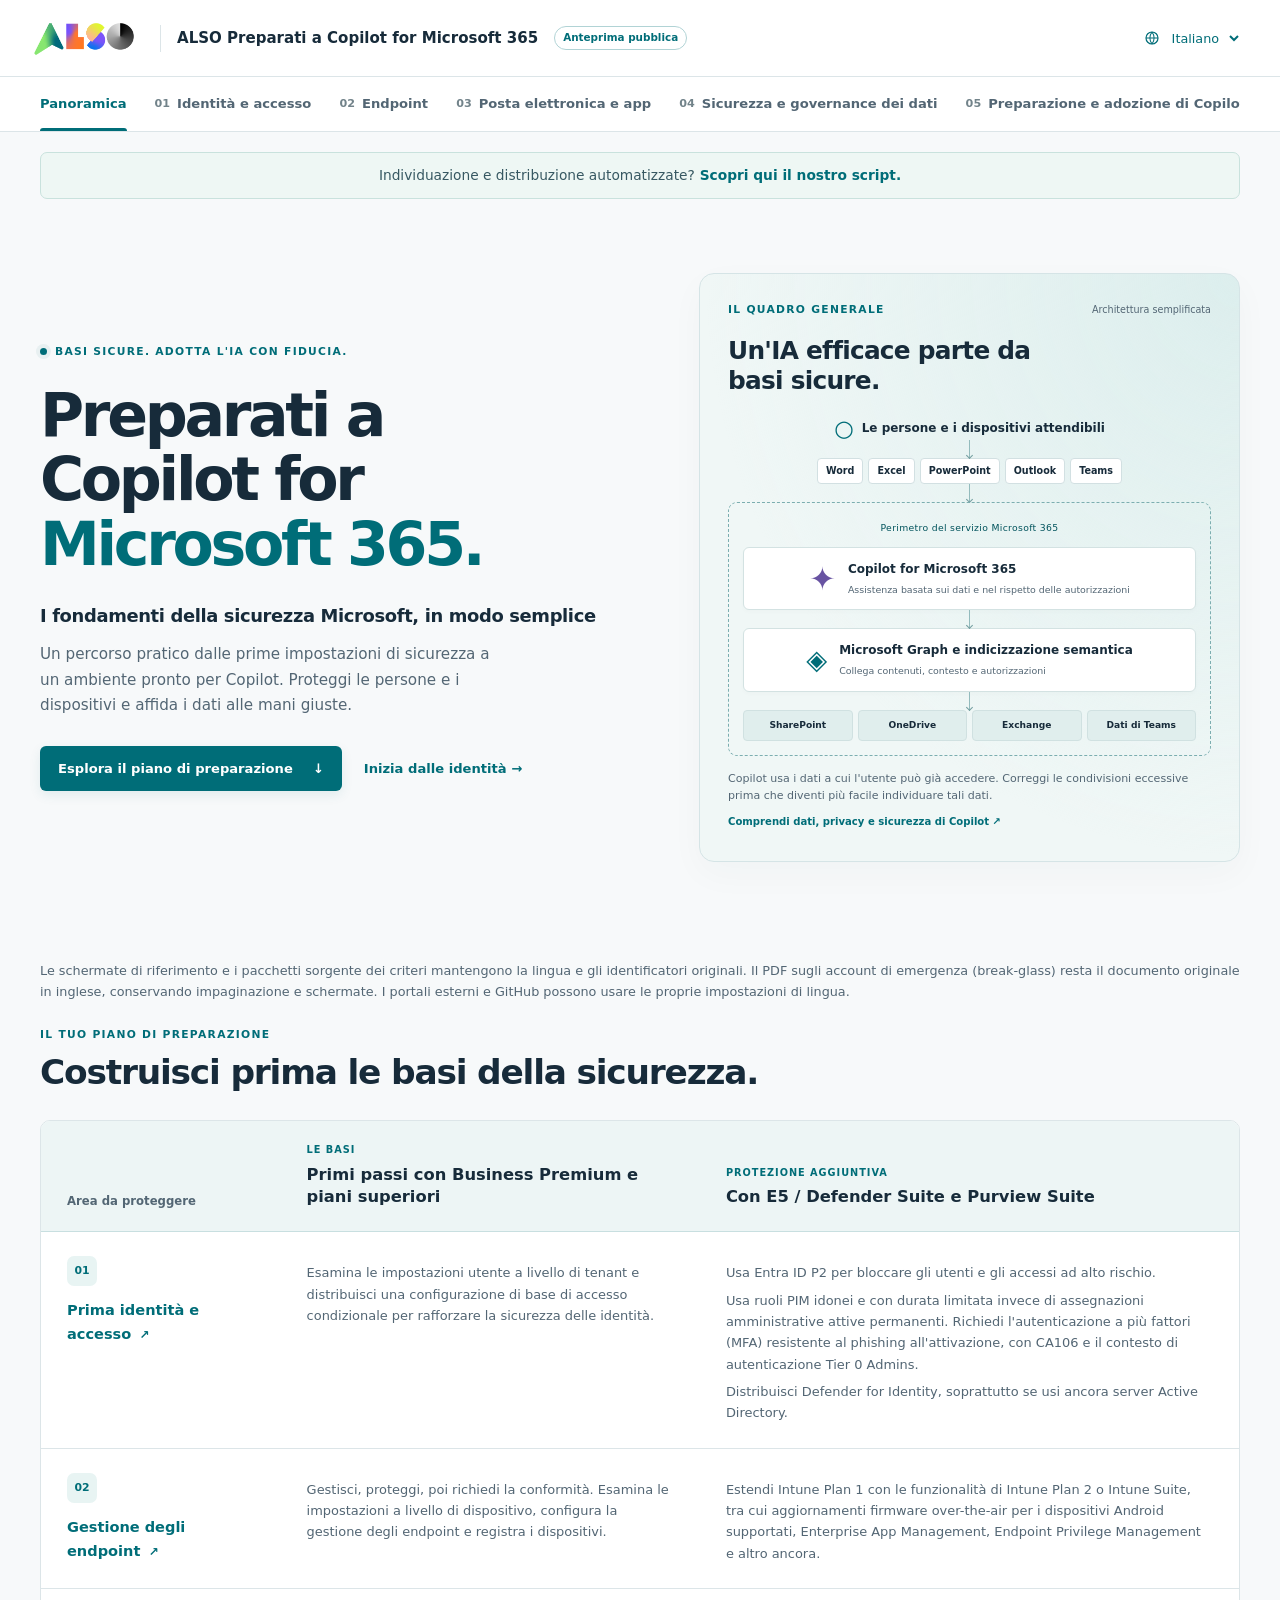
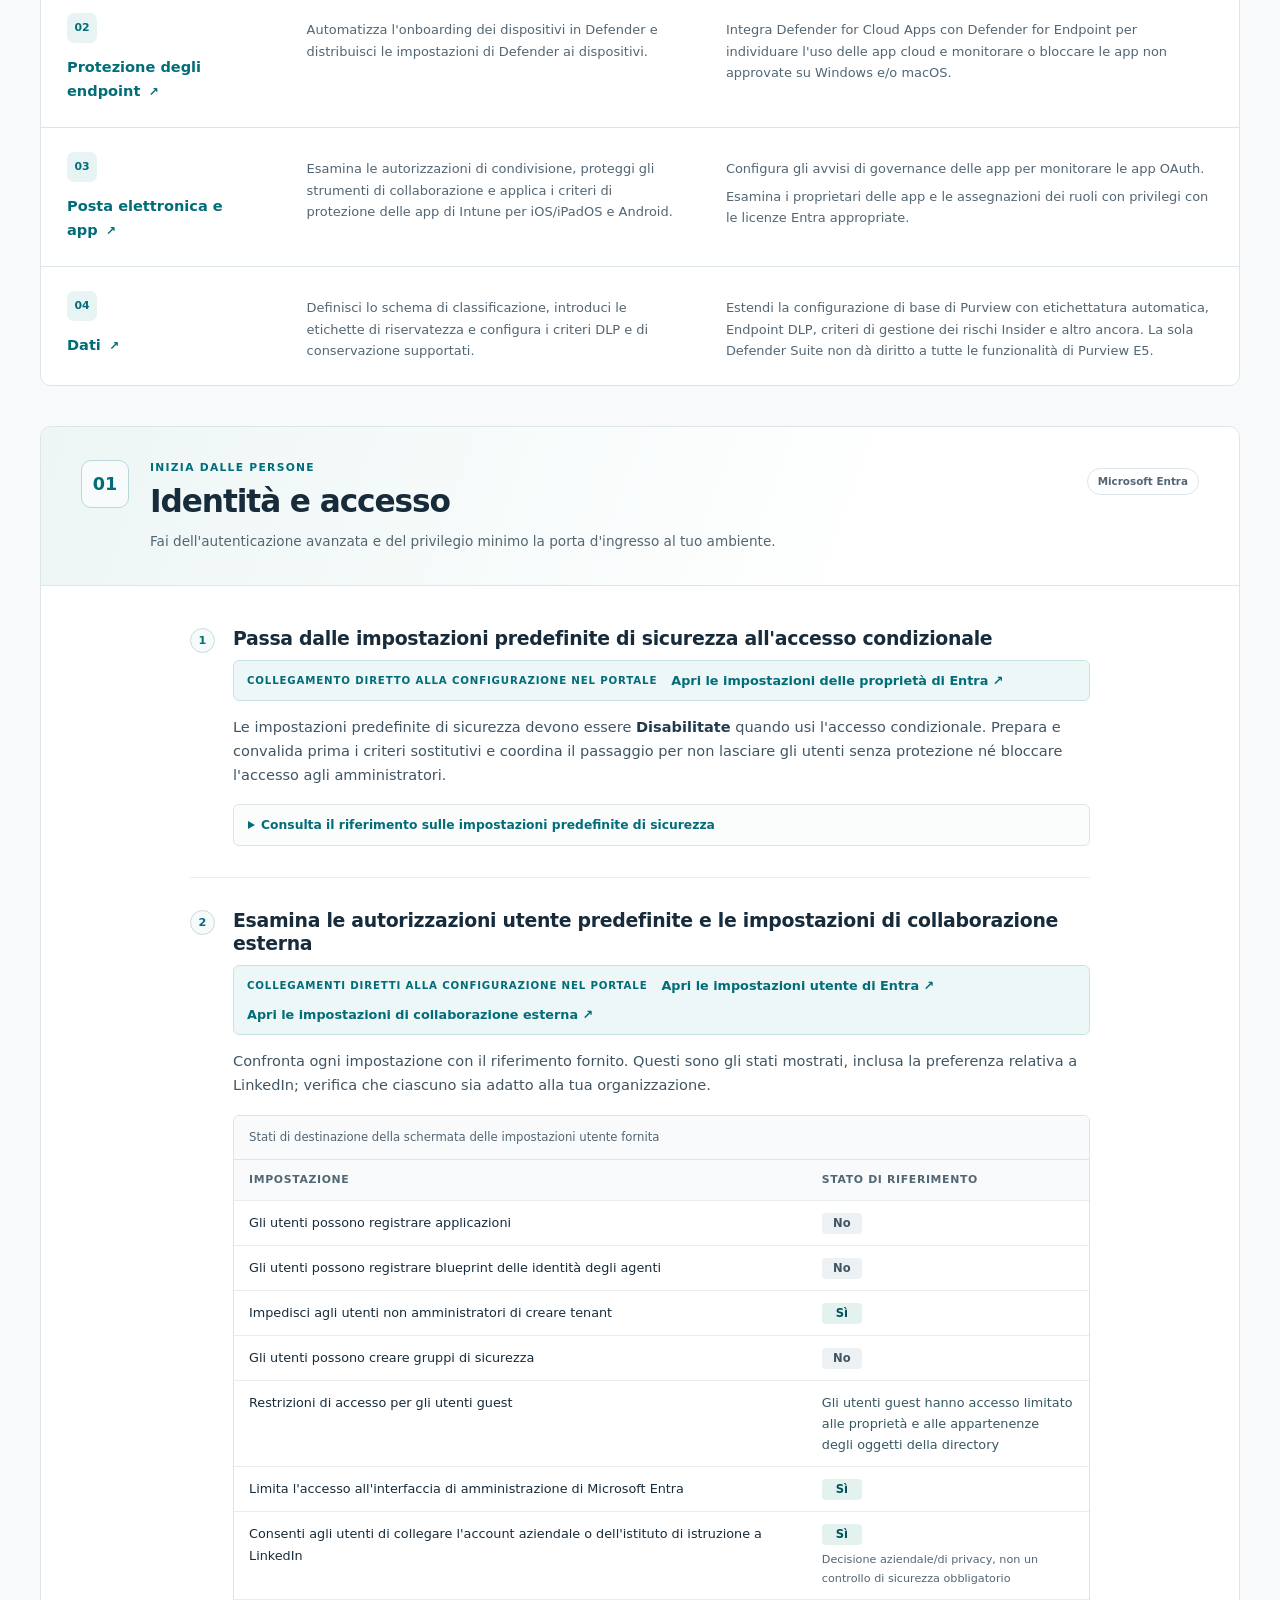
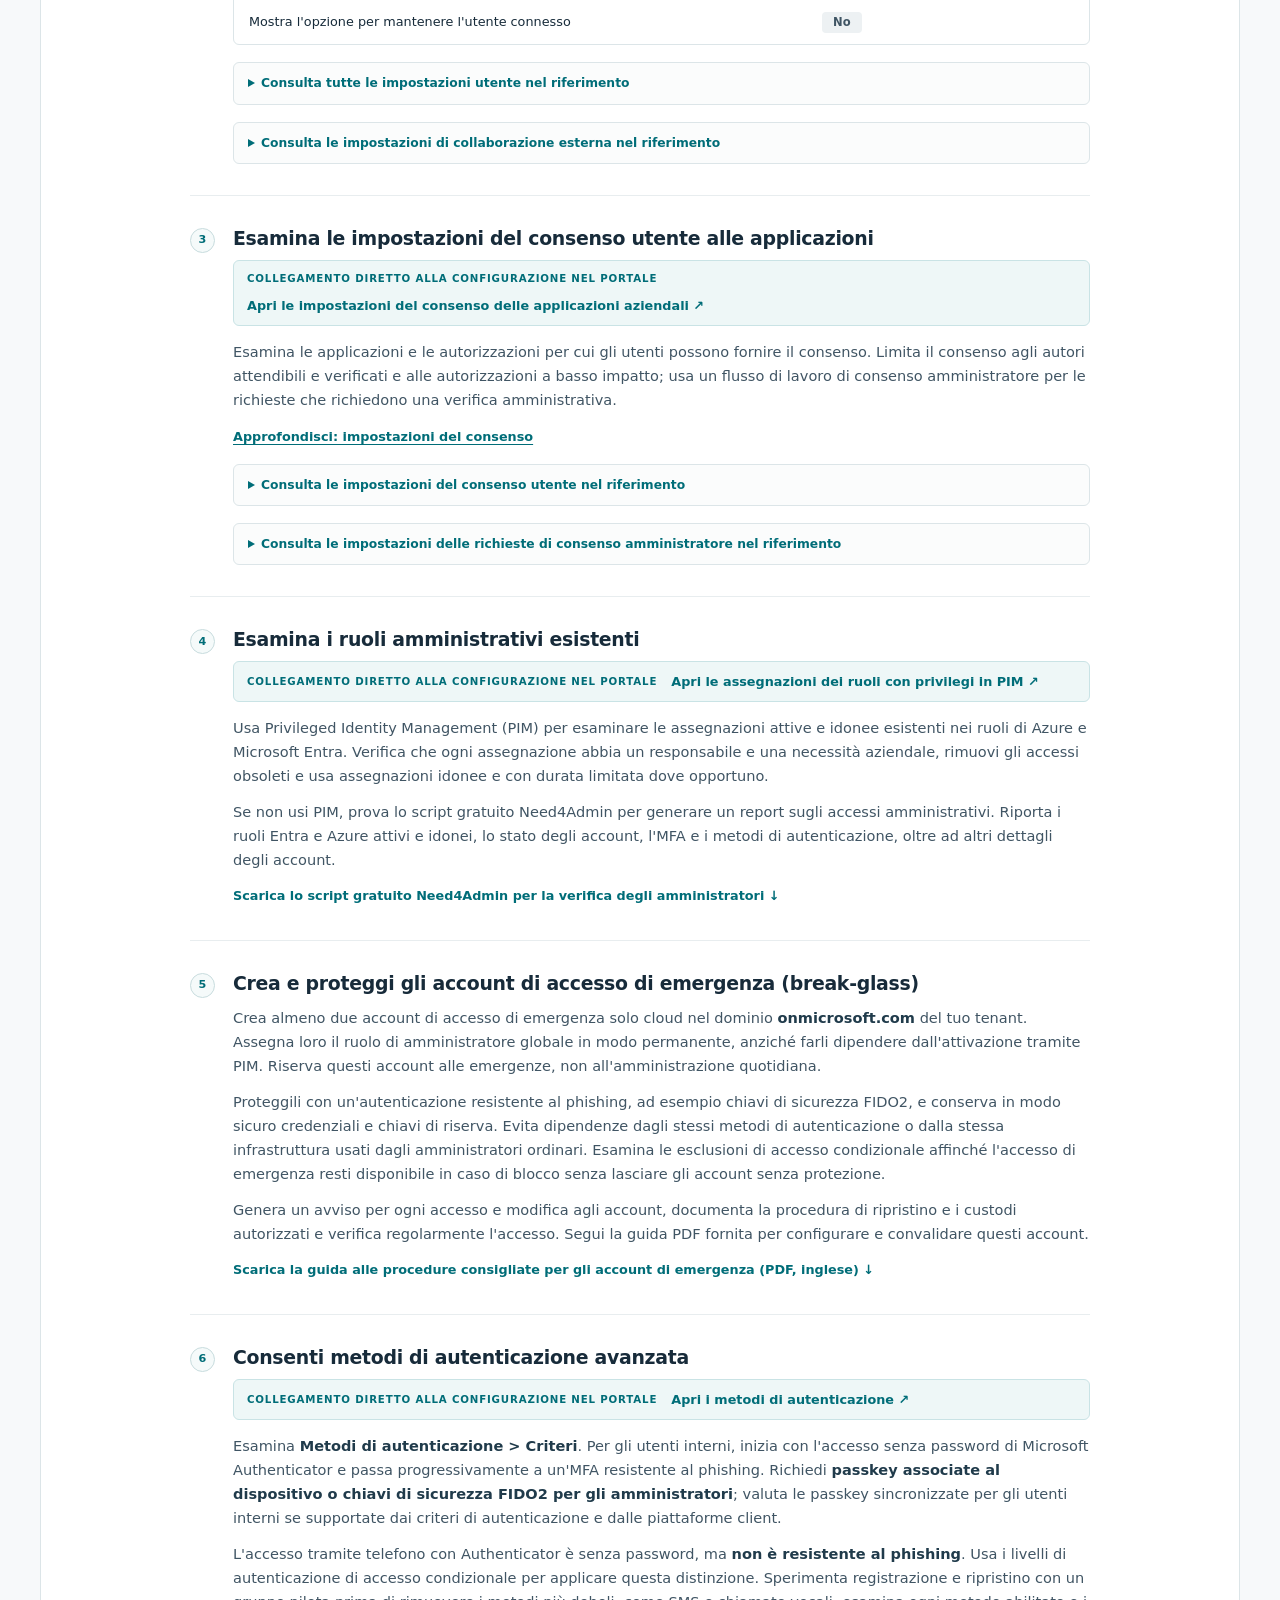
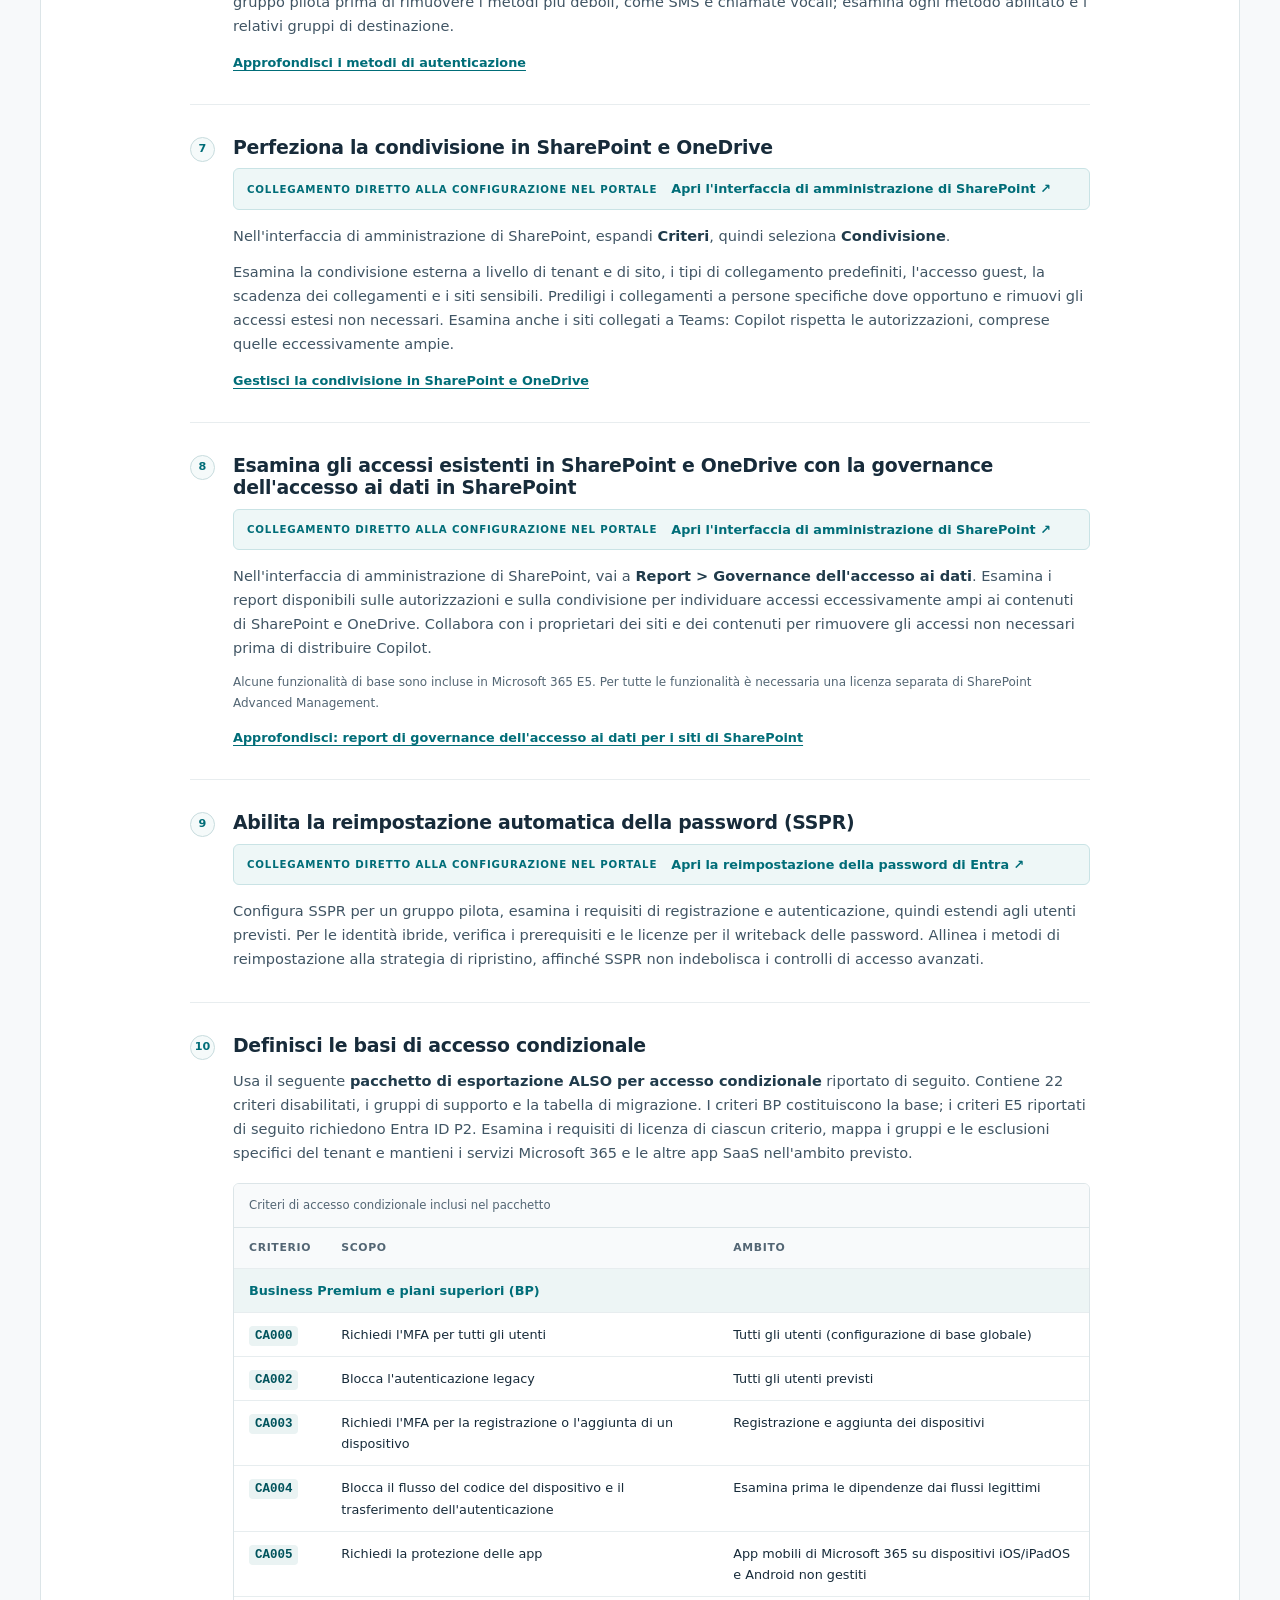
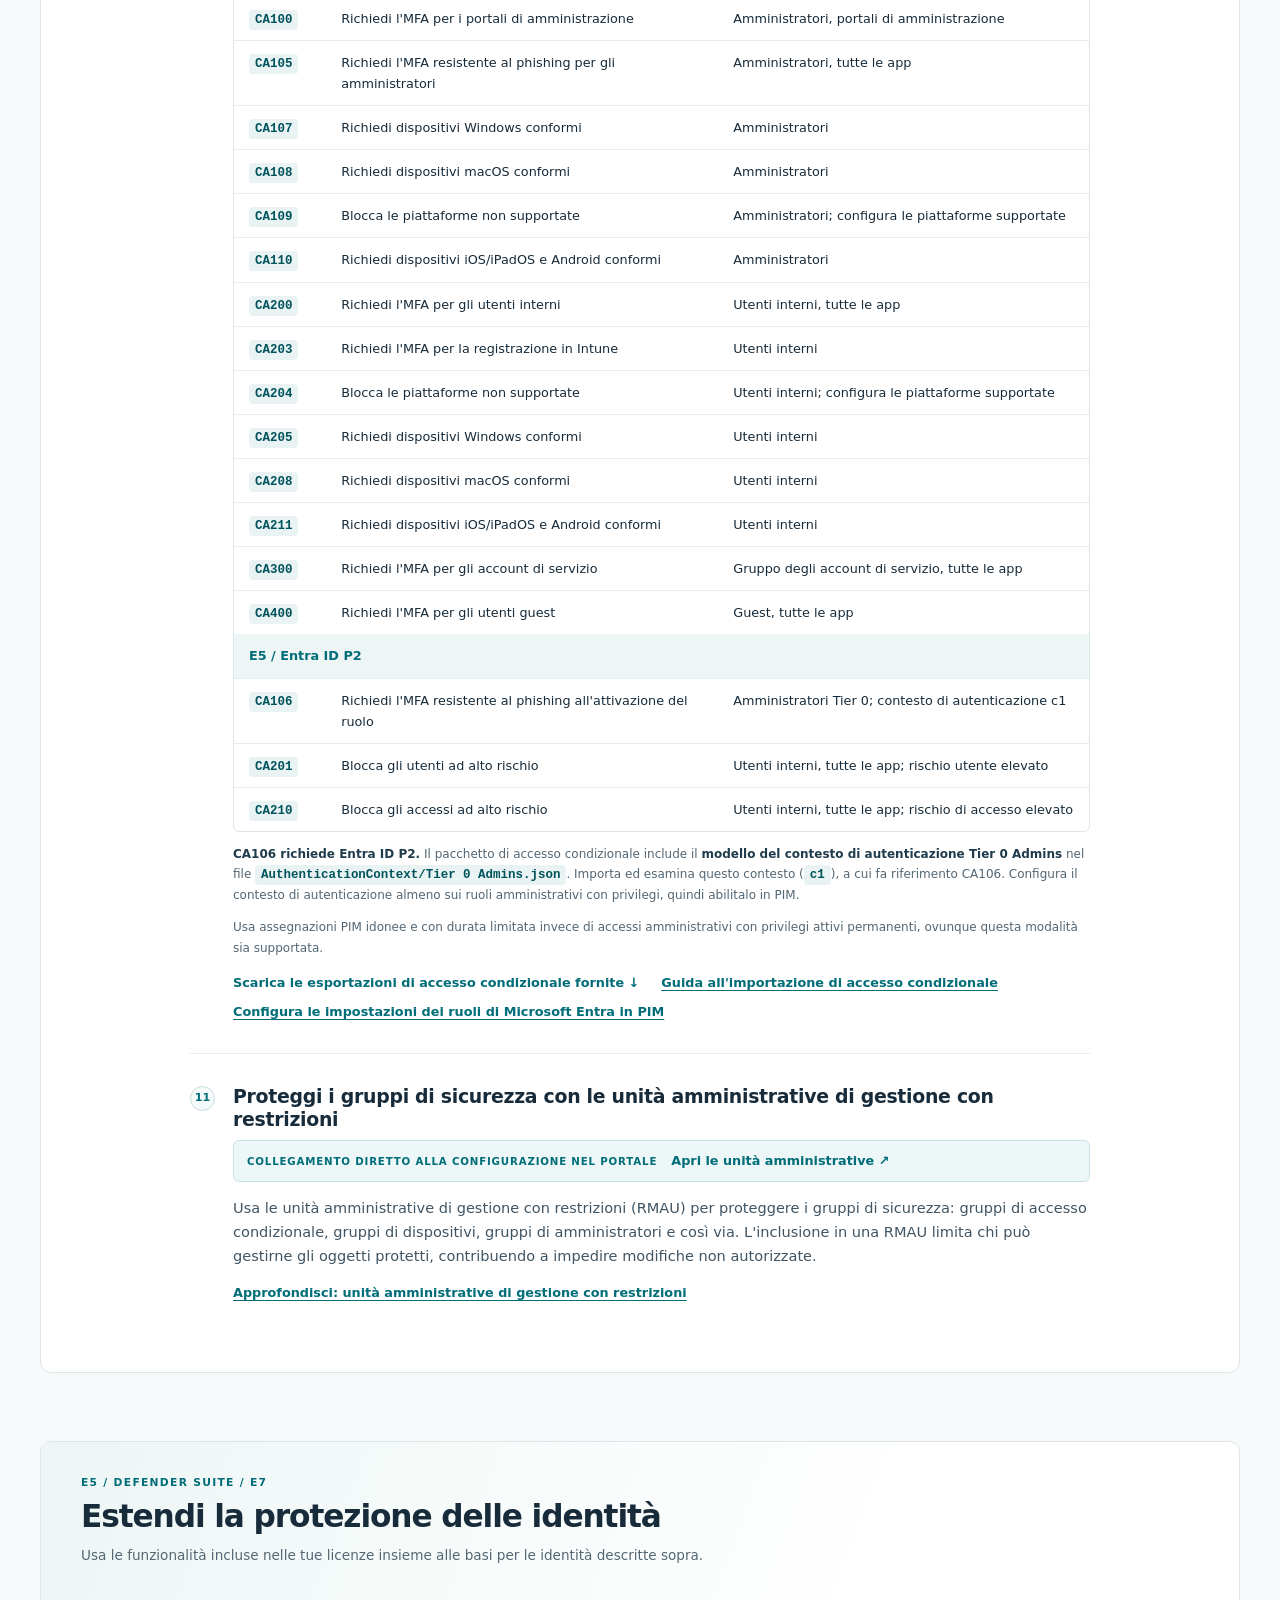
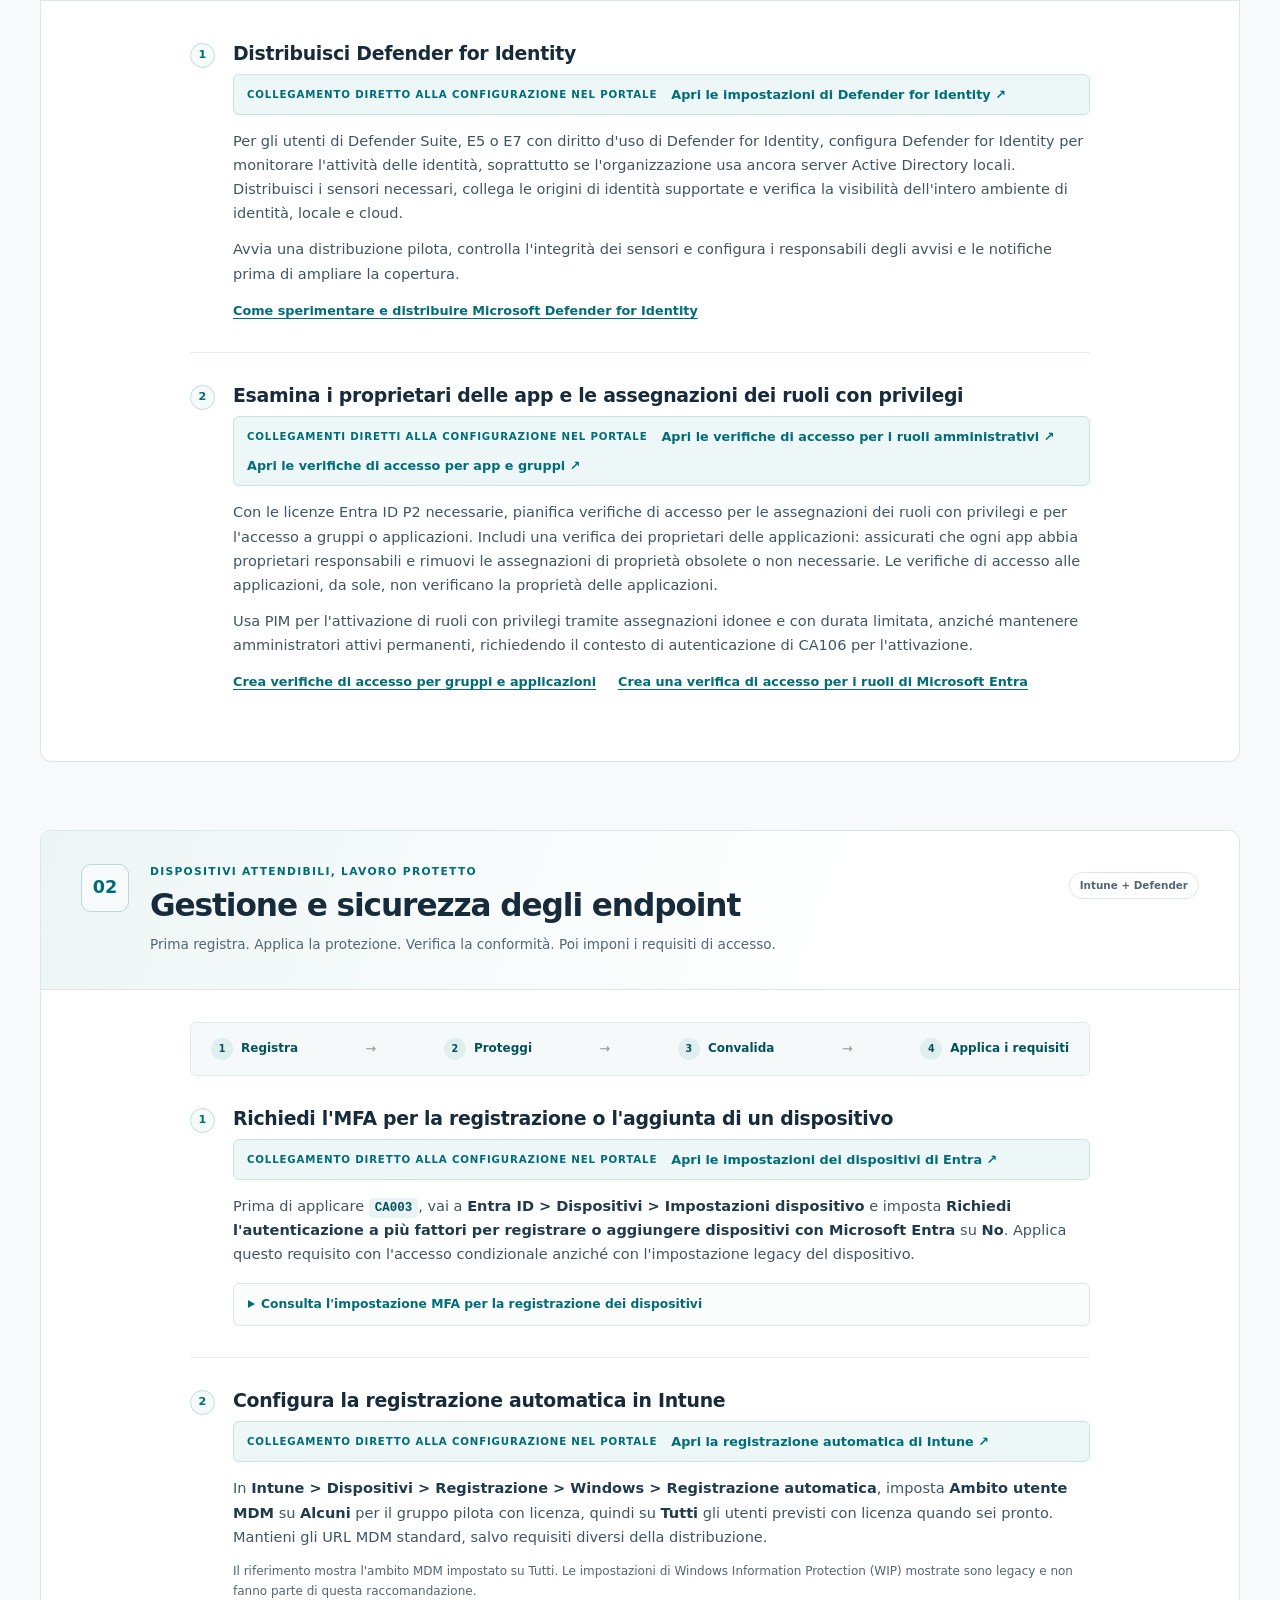
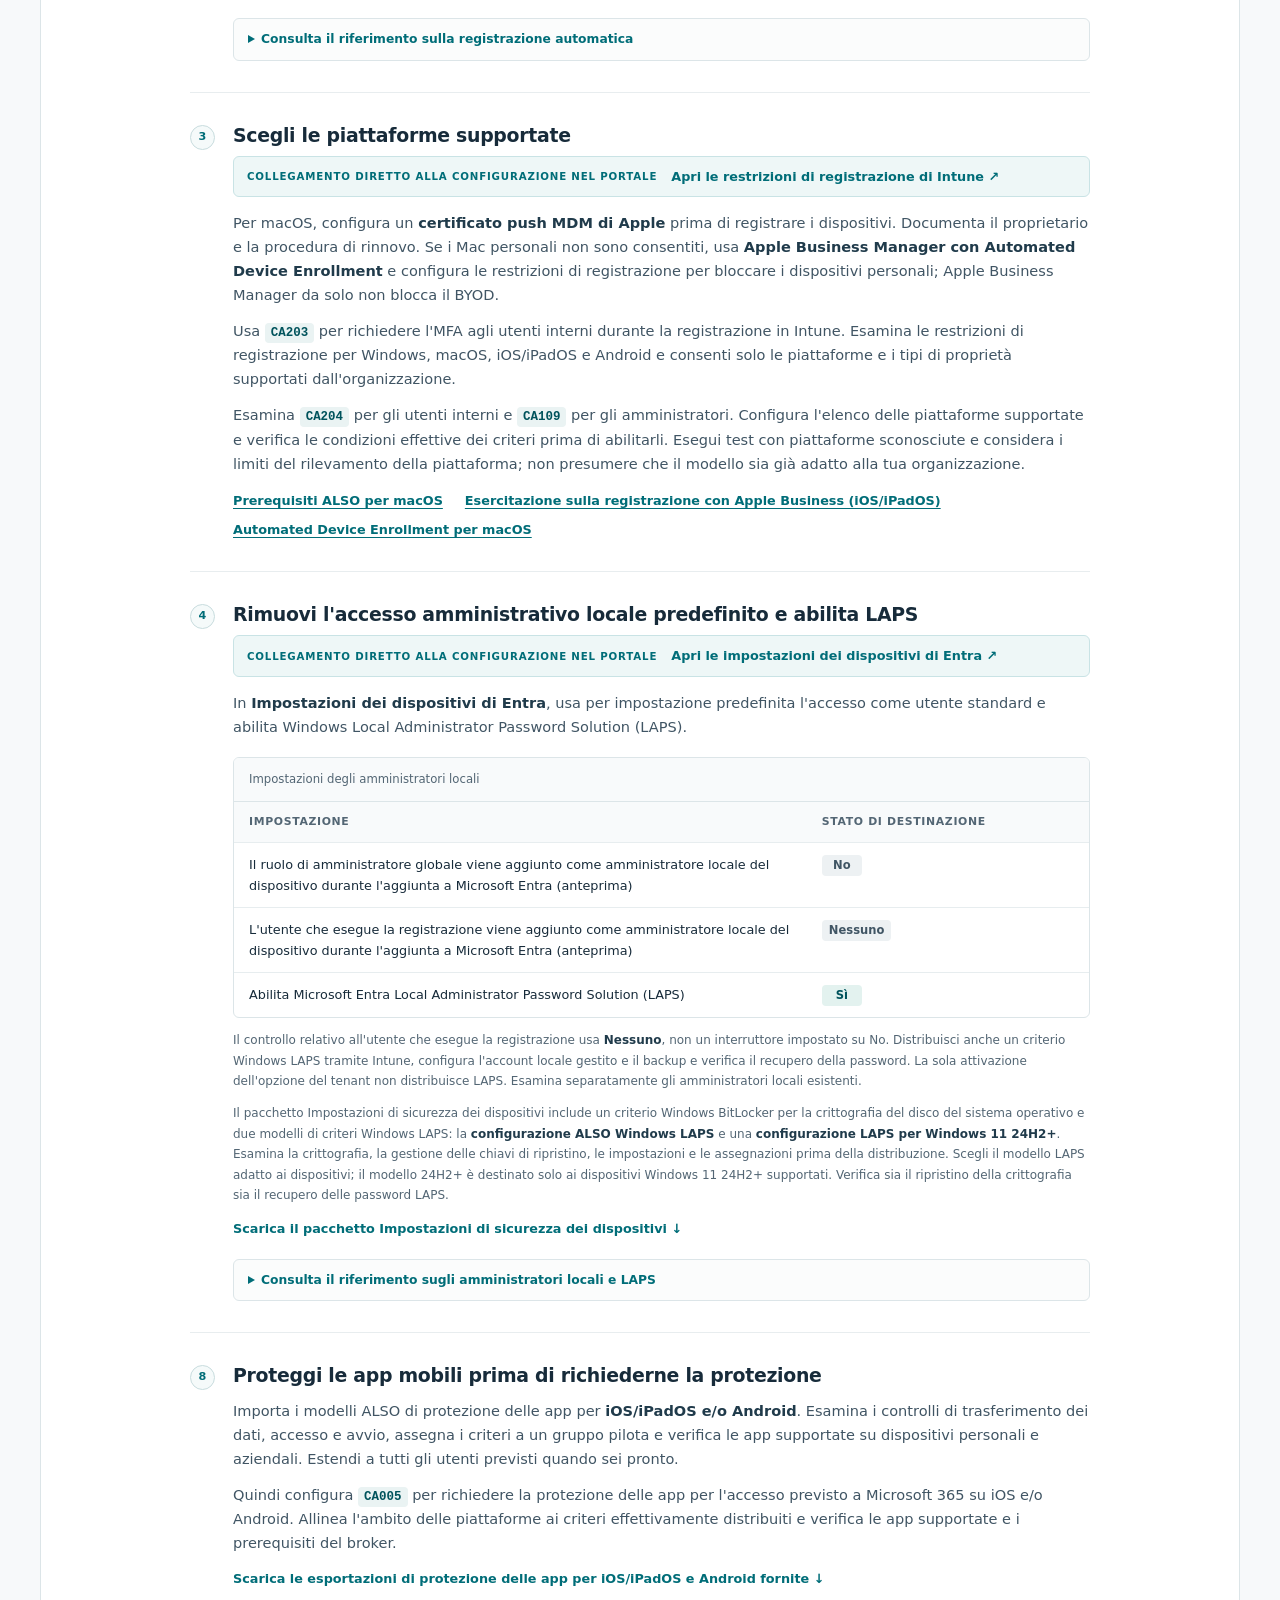
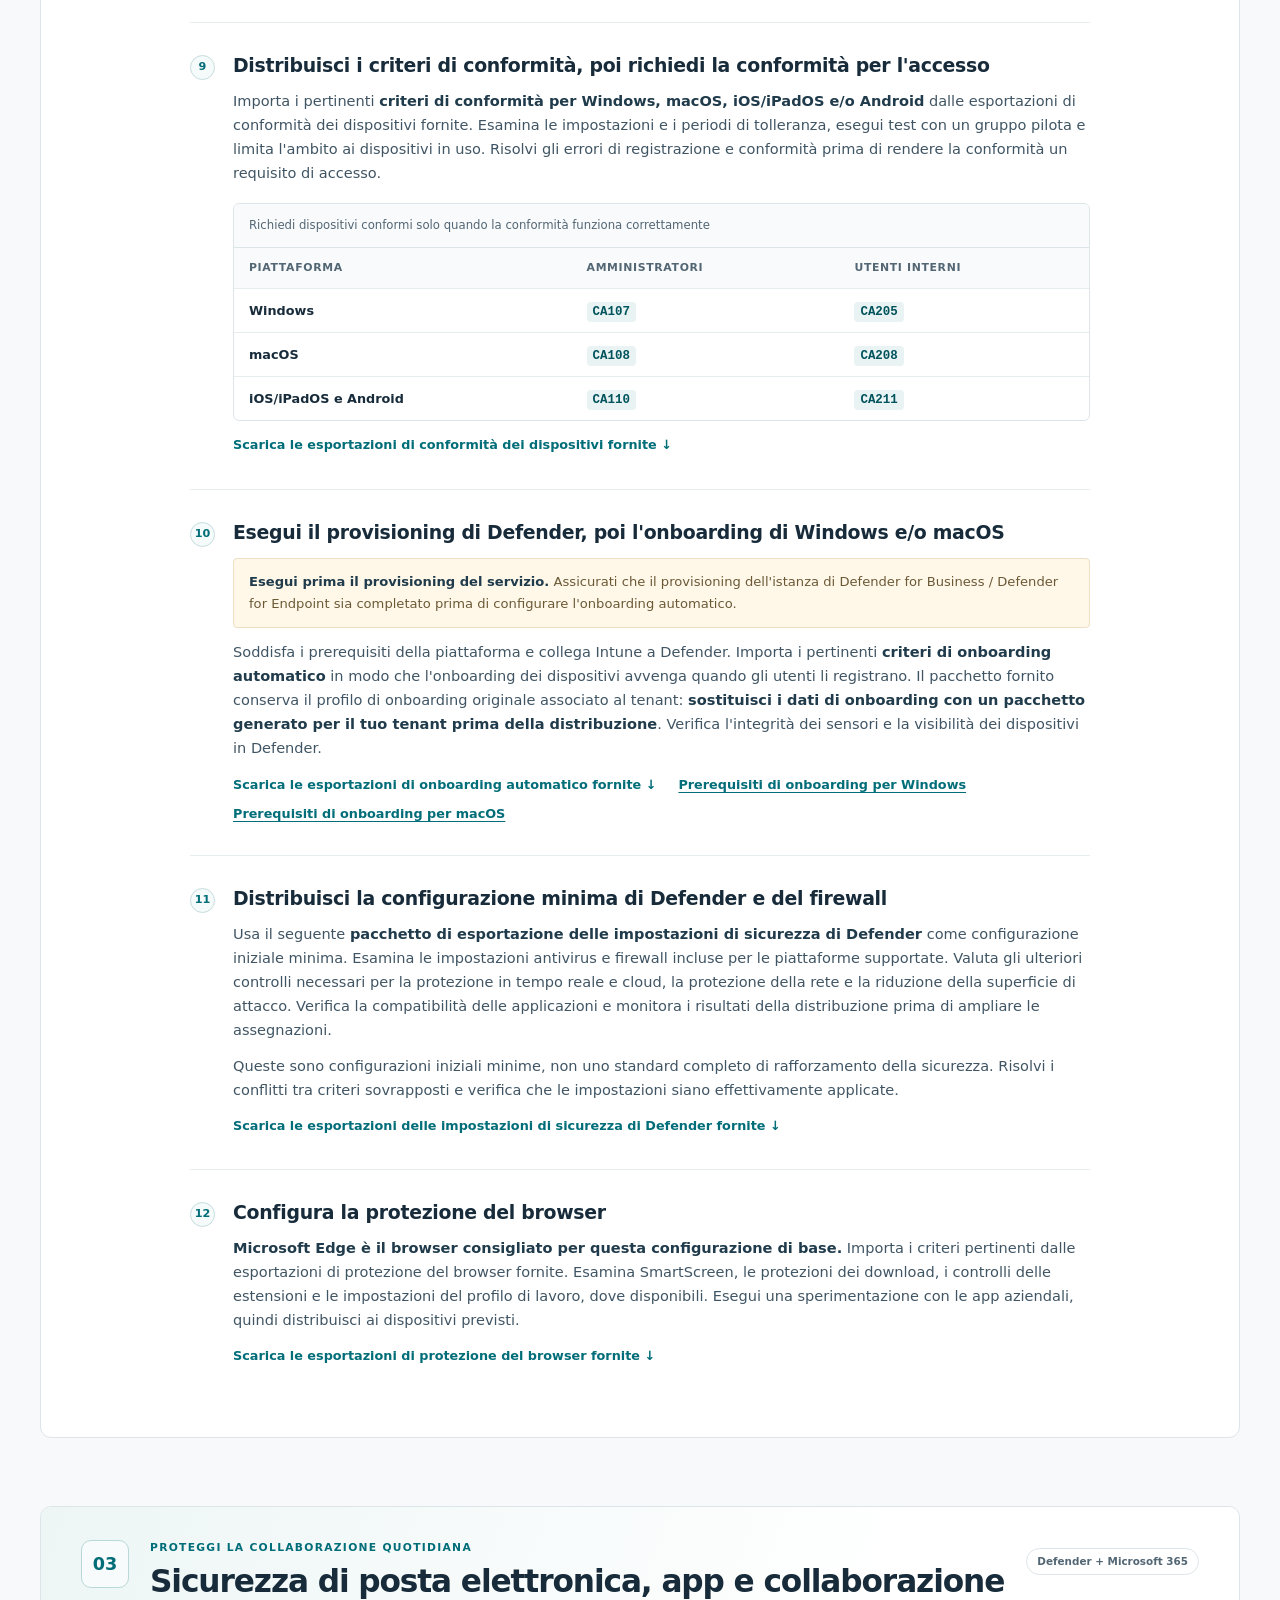
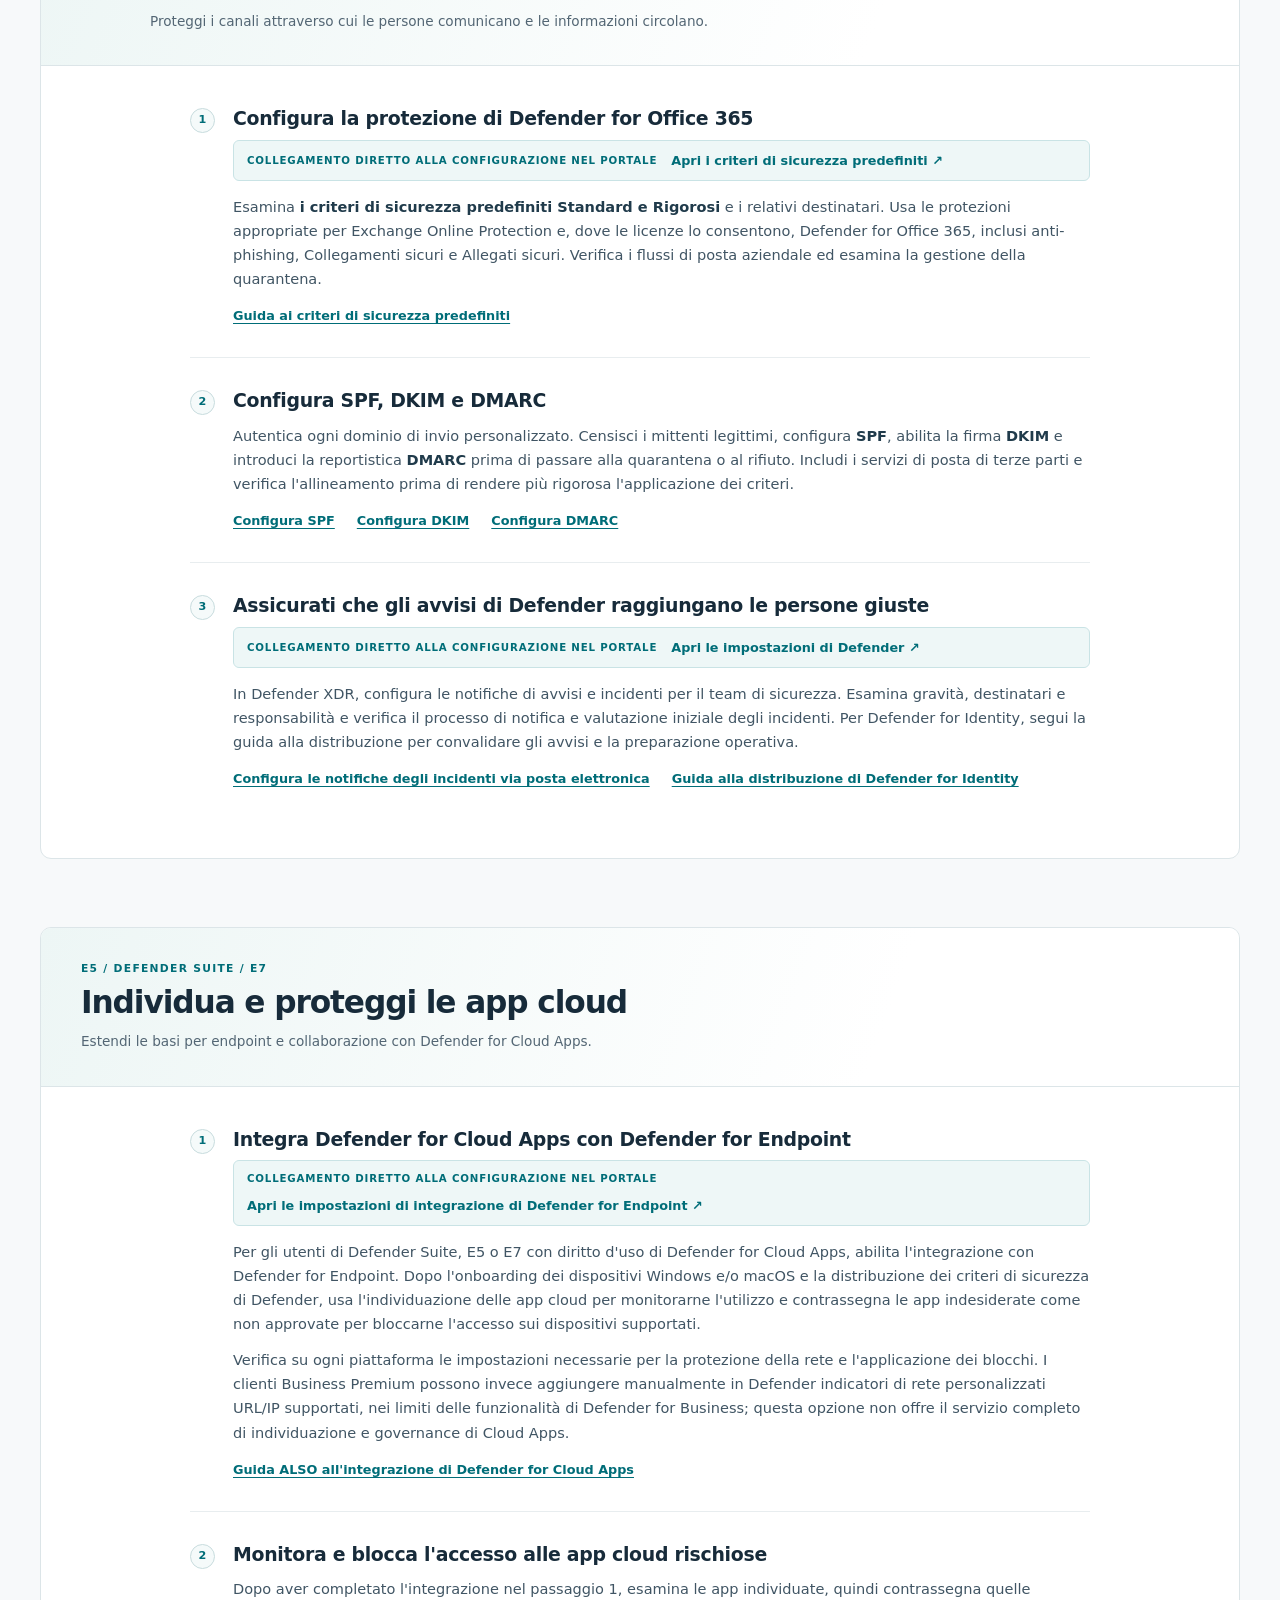
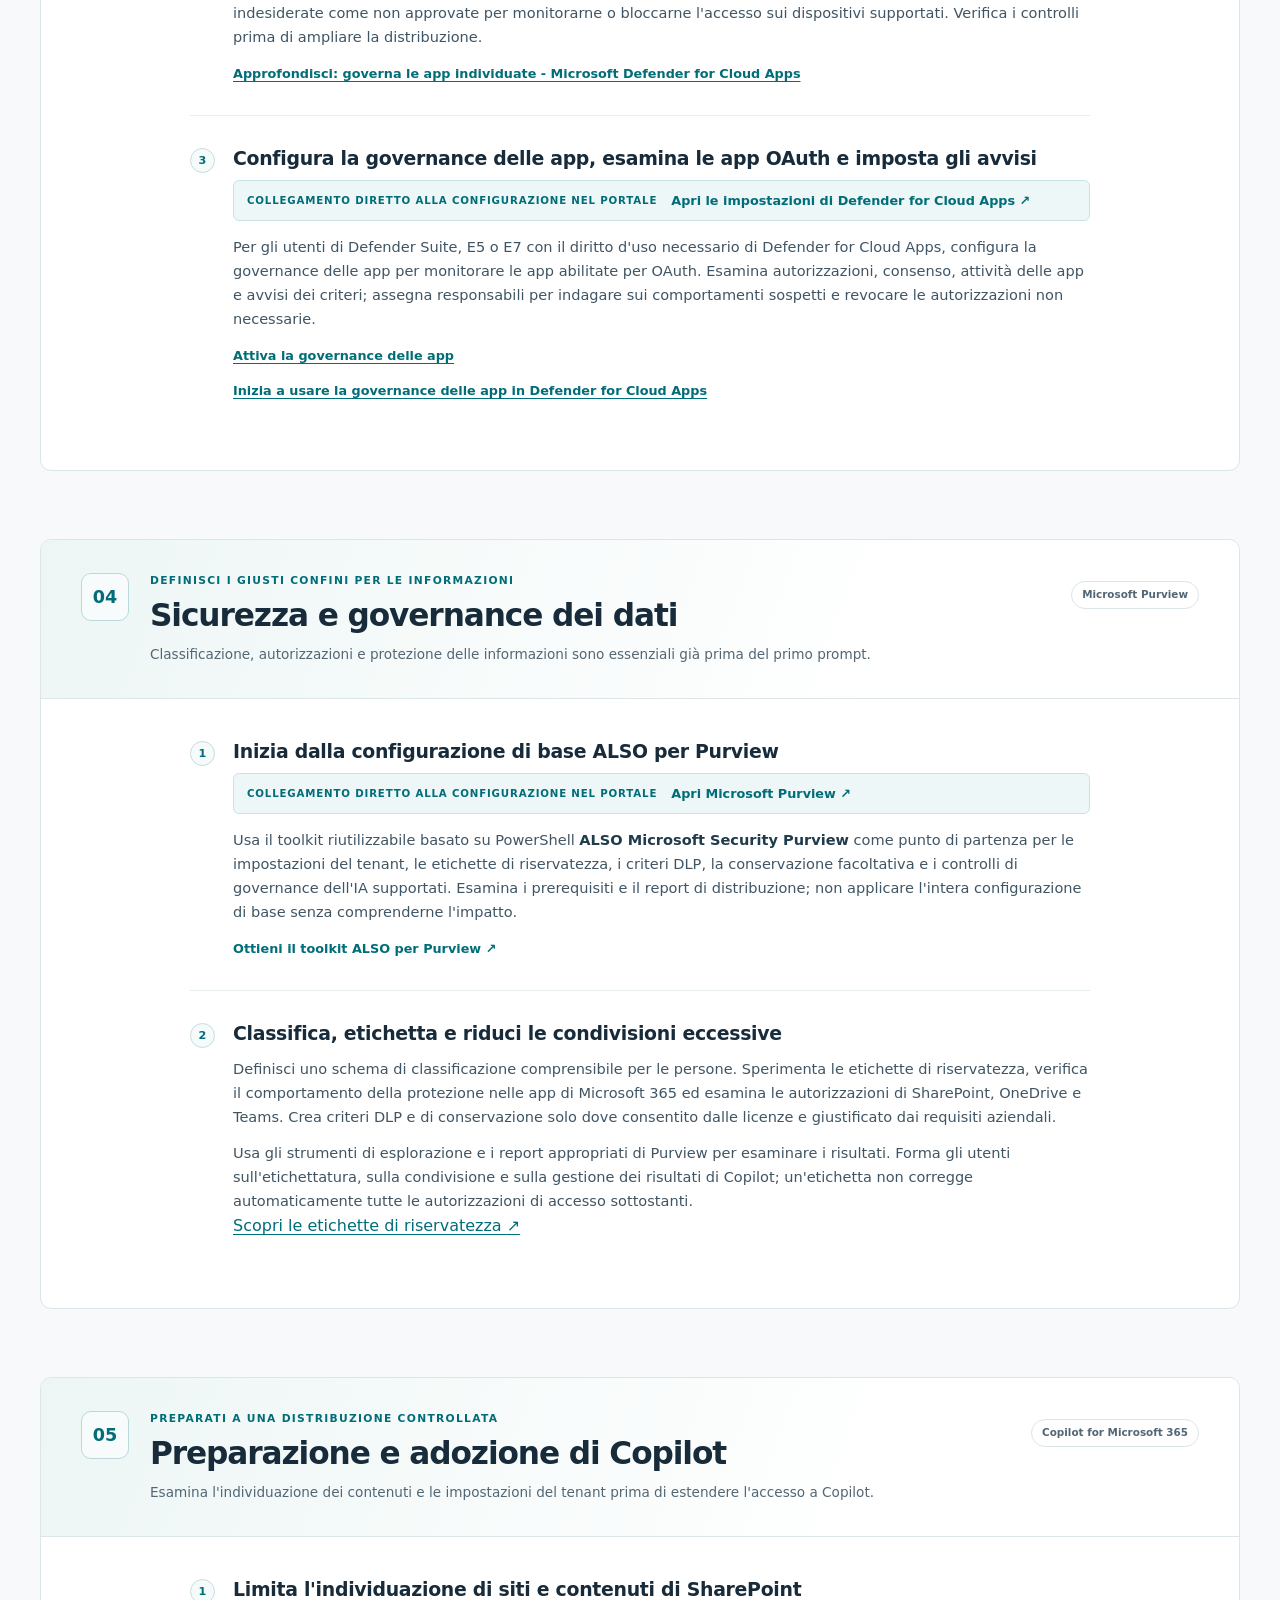
<file: site/it/index.html>
<!doctype html>
<html lang="it">
<head>
  <meta charset="utf-8">
  <meta name="viewport" content="width=device-width, initial-scale=1">
  <meta name="theme-color" content="#006d78">
  <meta name="description" content="I fondamenti della sicurezza Microsoft, in modo semplice. Una guida ALSO passo passo per proteggere identità, dispositivi, collaborazione e dati prima di distribuire Copilot for Microsoft 365.">
  <title>ALSO Preparati a Copilot for Microsoft 365</title>
  <link rel="icon" href="../assets/favicon.svg" type="image/svg+xml">
  <link rel="stylesheet" href="../styles.css">
  <script src="../site.js" defer></script>
  <script src="../language.js" defer></script>
</head>
<body>
  <a class="skip-link" href="#main">Vai alla guida</a>
  <header class="site-header">
    <div class="header-inner">
      <a class="brand" href="#main" aria-label="Pagina iniziale di ALSO Preparati a Copilot for Microsoft 365">
        <img src="../assets/also-logo.png" alt="ALSO" class="brand-logo" width="112" height="37">
        <span class="brand-divider" aria-hidden="true"></span>
        <span class="brand-product">ALSO Preparati a Copilot for Microsoft 365</span>
        <span class="preview-badge">Anteprima pubblica</span>
      </a>
      <div class="language-selector">
        <svg viewBox="0 0 24 24" aria-hidden="true" focusable="false"><circle cx="12" cy="12" r="9"></circle><path d="M3 12h18M12 3a15 15 0 0 1 0 18M12 3a15 15 0 0 0 0 18"></path></svg>
        <select id="language-select" aria-label="Lingua">
          <option value="../" lang="en">English</option>
          <option value="../de/" lang="de">Deutsch</option>
          <option value="../fr/" lang="fr">Français</option>
          <option value="../es/" lang="es">Español</option>
          <option value="../ru/" lang="ru">Русский</option>
          <option value="../it/" lang="it" selected>Italiano</option>
          <option value="../pl/" lang="pl">Polski</option>
        </select>
      </div>
    </div>
  </header>

  <nav class="chapter-nav" aria-label="Capitoli della guida">
    <div class="nav-inner">
      <a href="#overview" aria-current="location">Panoramica</a>
      <a href="#identity"><span>01</span> Identità e accesso</a>
      <a href="#endpoints"><span>02</span> Endpoint</a>
      <a href="#collaboration"><span>03</span> Posta elettronica e app</a>
      <a href="#data"><span>04</span> Sicurezza e governance dei dati</a>
      <a href="#copilot-preparation"><span>05</span> Preparazione e adozione di Copilot</a>
      <a href="#packages">Pacchetti di criteri <span aria-hidden="true">&#8599;</span></a>
    </div>
  </nav>

  <main id="main">
    <aside class="discovery-banner section-width">
      <span>Individuazione e distribuzione automatizzate?</span>
      <a href="https://coc-ms.github.io/ALSO-Microsoft-Security-SecureByDefault/">Scopri qui il nostro script.</a>
    </aside>
    <section class="hero section-width" id="overview" aria-labelledby="hero-title">
      <div class="hero-copy">
        <p class="eyebrow"><span class="status-dot" aria-hidden="true"></span> Basi sicure. Adotta l'IA con fiducia.</p>
        <h1 id="hero-title">Preparati a<br>Copilot for<br><span>Microsoft 365.</span></h1>
        <p class="hero-subtitle">I fondamenti della sicurezza Microsoft, in modo semplice</p>
        <p class="hero-description">Un percorso pratico dalle prime impostazioni di sicurezza a un ambiente pronto per Copilot. Proteggi le persone e i dispositivi e affida i dati alle mani giuste.</p>
        <div class="hero-actions">
          <a class="button primary" href="#readiness">Esplora il piano di preparazione <span aria-hidden="true">&#8595;</span></a>
          <a class="text-link" href="#identity">Inizia dalle identità <span aria-hidden="true">&#8594;</span></a>
        </div>
      </div>

      <figure class="architecture" aria-labelledby="architecture-title">
        <div class="diagram-topline"><span class="eyebrow">Il quadro generale</span><span class="diagram-label">Architettura semplificata</span></div>
        <h2 id="architecture-title">Un'IA efficace parte da<br>basi sicure.</h2>
        <div class="diagram-people"><span class="people-icon" aria-hidden="true">&#9675;</span> Le persone e i dispositivi attendibili</div>
        <div class="connector" aria-hidden="true"></div>
        <div class="app-strip"><span>Word</span><span>Excel</span><span>PowerPoint</span><span>Outlook</span><span>Teams</span></div>
        <div class="connector" aria-hidden="true"></div>
        <div class="service-boundary">
          <span class="boundary-label">Perimetro del servizio Microsoft 365</span>
          <div class="copilot-node"><span class="spark" aria-hidden="true">&#10022;</span><div><strong>Copilot for Microsoft 365</strong><small>Assistenza basata sui dati e nel rispetto delle autorizzazioni</small></div></div>
          <div class="connector" aria-hidden="true"></div>
          <div class="graph-node"><span class="graph-symbol" aria-hidden="true">&#9672;</span><div><strong>Microsoft Graph e indicizzazione semantica</strong><small>Collega contenuti, contesto e autorizzazioni</small></div></div>
          <div class="connector" aria-hidden="true"></div>
          <div class="data-nodes"><span>SharePoint</span><span>OneDrive</span><span>Exchange</span><span>Dati di Teams</span></div>
        </div>
        <figcaption>Copilot usa i dati a cui l'utente può già accedere. Correggi le condivisioni eccessive prima che diventi più facile individuare tali dati.</figcaption>
        <a class="diagram-source" href="https://learn.microsoft.com/it-it/microsoft-365/copilot/microsoft-365-copilot-privacy">Comprendi dati, privacy e sicurezza di Copilot <span aria-hidden="true">&#8599;</span></a>
      </figure>
    </section>

    <section class="readiness section-width" id="readiness" aria-labelledby="readiness-title">
      <p class="translation-note">Le schermate di riferimento e i pacchetti sorgente dei criteri mantengono la lingua e gli identificatori originali. Il PDF sugli account di emergenza (break-glass) resta il documento originale in inglese, conservando impaginazione e schermate. I portali esterni e GitHub possono usare le proprie impostazioni di lingua.</p>
      <div class="section-heading">
        <div><p class="eyebrow">Il tuo piano di preparazione</p><h2 id="readiness-title">Costruisci prima le basi della sicurezza.</h2></div>
      </div>
      <div class="matrix-scroll">
        <table class="readiness-matrix">
          <caption class="sr-only">Raccomandazioni per le basi della sicurezza, per area di protezione</caption>
          <thead><tr><th scope="col">Area da proteggere</th><th scope="col"><span class="tier-label">Le basi</span>Primi passi con Business Premium e piani superiori</th><th scope="col"><span class="tier-label">Protezione aggiuntiva</span>Con E5 / Defender Suite e Purview Suite</th></tr></thead>
          <tbody>
            <tr><th scope="row"><a href="#identity"><span class="area-icon" aria-hidden="true">01</span>Prima identità e accesso <span aria-hidden="true">&#8599;</span></a></th><td data-label="Le basi&#10;Primi passi con Business Premium e piani superiori"><p>Esamina le impostazioni utente a livello di tenant e distribuisci una configurazione di base di accesso condizionale per rafforzare la sicurezza delle identità.</p></td><td data-label="Protezione aggiuntiva&#10;Con E5 / Defender Suite e Purview Suite"><p>Usa Entra ID P2 per bloccare gli utenti e gli accessi ad alto rischio.</p><p>Usa ruoli PIM idonei e con durata limitata invece di assegnazioni amministrative attive permanenti. Richiedi l'autenticazione a più fattori (MFA) resistente al phishing all'attivazione, con CA106 e il contesto di autenticazione Tier 0 Admins.</p><p>Distribuisci Defender for Identity, soprattutto se usi ancora server Active Directory.</p></td></tr>
            <tr><th scope="row"><a href="#endpoints"><span class="area-icon" aria-hidden="true">02</span>Gestione degli endpoint <span aria-hidden="true">&#8599;</span></a></th><td data-label="Le basi&#10;Primi passi con Business Premium e piani superiori"><p>Gestisci, proteggi, poi richiedi la conformità. Esamina le impostazioni a livello di dispositivo, configura la gestione degli endpoint e registra i dispositivi.</p></td><td data-label="Protezione aggiuntiva&#10;Con E5 / Defender Suite e Purview Suite"><p>Estendi Intune Plan 1 con le funzionalità di Intune Plan 2 o Intune Suite, tra cui aggiornamenti firmware over-the-air per i dispositivi Android supportati, Enterprise App Management, Endpoint Privilege Management e altro ancora.</p></td></tr>
            <tr><th scope="row"><a href="#endpoints"><span class="area-icon" aria-hidden="true">02</span>Protezione degli endpoint <span aria-hidden="true">&#8599;</span></a></th><td data-label="Le basi&#10;Primi passi con Business Premium e piani superiori"><p>Automatizza l'onboarding dei dispositivi in Defender e distribuisci le impostazioni di Defender ai dispositivi.</p></td><td data-label="Protezione aggiuntiva&#10;Con E5 / Defender Suite e Purview Suite"><p>Integra Defender for Cloud Apps con Defender for Endpoint per individuare l'uso delle app cloud e monitorare o bloccare le app non approvate su Windows e/o macOS.</p></td></tr>
            <tr><th scope="row"><a href="#collaboration"><span class="area-icon" aria-hidden="true">03</span>Posta elettronica e app <span aria-hidden="true">&#8599;</span></a></th><td data-label="Le basi&#10;Primi passi con Business Premium e piani superiori"><p>Esamina le autorizzazioni di condivisione, proteggi gli strumenti di collaborazione e applica i criteri di protezione delle app di Intune per iOS/iPadOS e Android.</p></td><td data-label="Protezione aggiuntiva&#10;Con E5 / Defender Suite e Purview Suite"><p>Configura gli avvisi di governance delle app per monitorare le app OAuth.</p><p>Esamina i proprietari delle app e le assegnazioni dei ruoli con privilegi con le licenze Entra appropriate.</p></td></tr>
            <tr><th scope="row"><a href="#data"><span class="area-icon" aria-hidden="true">04</span>Dati <span aria-hidden="true">&#8599;</span></a></th><td data-label="Le basi&#10;Primi passi con Business Premium e piani superiori"><p>Definisci lo schema di classificazione, introduci le etichette di riservatezza e configura i criteri DLP e di conservazione supportati.</p></td><td data-label="Protezione aggiuntiva&#10;Con E5 / Defender Suite e Purview Suite"><p>Estendi la configurazione di base di Purview con etichettatura automatica, Endpoint DLP, criteri di gestione dei rischi Insider e altro ancora. La sola Defender Suite non dà diritto a tutte le funzionalità di Purview E5.</p></td></tr>
          </tbody>
        </table>
      </div>
    </section>

    <section class="guide-section section-width" id="identity" aria-labelledby="identity-title">
      <div class="chapter-heading">
        <div class="chapter-number">01</div>
        <div><p class="eyebrow">Inizia dalle persone</p><h2 id="identity-title">Identità e accesso</h2><p>Fai dell'autenticazione avanzata e del privilegio minimo la porta d'ingresso al tuo ambiente.</p></div>
        <span class="chapter-category">Microsoft Entra</span>
      </div>
      <div class="guide-body">
        <article class="step" id="security-defaults">
          <div class="step-marker">1</div><div class="step-content">
            <h3>Passa dalle impostazioni predefinite di sicurezza all'accesso condizionale</h3>
            <div class="portal-links"><span class="portal-tag">Collegamento diretto alla configurazione nel portale</span><a class="resource-link" href="https://entra.microsoft.com/#view/Microsoft_AAD_IAM/ActiveDirectoryMenuBlade/~/Properties">Apri le impostazioni delle proprietà di Entra <span aria-hidden="true">&#8599;</span></a></div>
            <p>Le impostazioni predefinite di sicurezza devono essere <strong>Disabilitate</strong> quando usi l'accesso condizionale. Prepara e convalida prima i criteri sostitutivi e coordina il passaggio per non lasciare gli utenti senza protezione né bloccare l'accesso agli amministratori.</p>
            <details class="visual-reference"><summary>Consulta il riferimento sulle impostazioni predefinite di sicurezza</summary><figure><img src="../assets/security-defaults.png" alt="Il pannello delle impostazioni predefinite di sicurezza spiega che i criteri di accesso condizionale esistenti ne impediscono l'attivazione." width="1550" height="218"><figcaption>Il tenant di riferimento usa già l'accesso condizionale. Verifica che le impostazioni predefinite di sicurezza siano disabilitate nel tuo tenant; prima della migrazione il portale potrebbe mostrare un controllo diverso.</figcaption></figure></details>
          </div>
        </article>
        <article class="step" id="user-settings">
          <div class="step-marker">2</div><div class="step-content">
            <h3>Esamina le autorizzazioni utente predefinite e le impostazioni di collaborazione esterna</h3>
            <div class="portal-links"><span class="portal-tag">Collegamenti diretti alla configurazione nel portale</span><a class="resource-link" href="https://entra.microsoft.com/#view/Microsoft_AAD_UsersAndTenants/UserManagementMenuBlade/~/UserSettings">Apri le impostazioni utente di Entra <span aria-hidden="true">&#8599;</span></a><a class="resource-link" href="https://entra.microsoft.com/#view/Microsoft_AAD_IAM/AllowlistPolicyBlade">Apri le impostazioni di collaborazione esterna <span aria-hidden="true">&#8599;</span></a></div>
            <p>Confronta ogni impostazione con il riferimento fornito. Questi sono gli stati mostrati, inclusa la preferenza relativa a LinkedIn; verifica che ciascuno sia adatto alla tua organizzazione.</p>
            <div class="table-wrap"><table class="settings-table"><caption>Stati di destinazione della schermata delle impostazioni utente fornita</caption><thead><tr><th scope="col">Impostazione</th><th scope="col">Stato di riferimento</th></tr></thead><tbody>
              <tr><td>Gli utenti possono registrare applicazioni</td><td><span class="setting-value">No</span></td></tr>
              <tr><td>Gli utenti possono registrare blueprint delle identità degli agenti</td><td><span class="setting-value">No</span></td></tr>
              <tr><td>Impedisci agli utenti non amministratori di creare tenant</td><td><span class="setting-value yes">Sì</span></td></tr>
              <tr><td>Gli utenti possono creare gruppi di sicurezza</td><td><span class="setting-value">No</span></td></tr>
              <tr><td>Restrizioni di accesso per gli utenti guest</td><td>Gli utenti guest hanno accesso limitato alle proprietà e alle appartenenze degli oggetti della directory</td></tr>
              <tr><td>Limita l'accesso all'interfaccia di amministrazione di Microsoft Entra</td><td><span class="setting-value yes">Sì</span></td></tr>
              <tr><td>Consenti agli utenti di collegare l'account aziendale o dell'istituto di istruzione a LinkedIn</td><td><span class="setting-value yes">Sì</span> <small>Decisione aziendale/di privacy, non un controllo di sicurezza obbligatorio</small></td></tr>
              <tr><td>Mostra l'opzione per mantenere l'utente connesso</td><td><span class="setting-value">No</span></td></tr>
            </tbody></table></div>
            <details class="visual-reference"><summary>Consulta tutte le impostazioni utente nel riferimento</summary><figure><img src="../assets/user-settings.png" alt="Impostazioni utente di Entra con gli otto stati di destinazione elencati nella tabella precedente." width="1239" height="1032"><figcaption>Configurazione di riferimento. Le impostazioni e i nomi in anteprima possono cambiare con gli aggiornamenti del portale Microsoft.</figcaption></figure></details>
            <details class="visual-reference"><summary>Consulta le impostazioni di collaborazione esterna nel riferimento</summary><figure><img src="../assets/external-collaboration.png" alt="Impostazioni di collaborazione esterna di Microsoft Entra che mostrano accesso guest, inviti, iscrizione self-service, impostazioni di uscita degli utenti esterni e restrizioni di collaborazione." width="1456" height="993"><figcaption>Immagine di riferimento fornita. Valuta accesso guest, inviti, iscrizione self-service e restrizioni dei domini in base ai requisiti della tua organizzazione.</figcaption></figure></details>
          </div>
        </article>
        <article class="step" id="user-consent-settings">
          <div class="step-marker">3</div><div class="step-content">
            <h3>Esamina le impostazioni del consenso utente alle applicazioni</h3>
            <div class="portal-links"><span class="portal-tag">Collegamento diretto alla configurazione nel portale</span><a class="resource-link" href="https://entra.microsoft.com/#view/Microsoft_AAD_IAM/ConsentPoliciesMenuBlade/~/UserSettings">Apri le impostazioni del consenso delle applicazioni aziendali <span aria-hidden="true">&#8599;</span></a></div>
            <p>Esamina le applicazioni e le autorizzazioni per cui gli utenti possono fornire il consenso. Limita il consenso agli autori attendibili e verificati e alle autorizzazioni a basso impatto; usa un flusso di lavoro di consenso amministratore per le richieste che richiedono una verifica amministrativa.</p>
            <div class="resource-links"><a href="https://learn.microsoft.com/it-it/entra/identity/enterprise-apps/configure-user-consent">Approfondisci: impostazioni del consenso</a></div>
            <details class="visual-reference"><summary>Consulta le impostazioni del consenso utente nel riferimento</summary><figure><img src="../assets/consent-user-settings.png" alt="Impostazioni del consenso utente di Microsoft Entra che mostrano il consenso limitato agli autori verificati e alle autorizzazioni a basso impatto selezionate." width="1183" height="424"><figcaption>Riferimento fornito per le impostazioni del consenso utente. Verifica che la classificazione delle autorizzazioni e il criterio di consenso soddisfino i requisiti della tua organizzazione.</figcaption></figure></details>
            <details class="visual-reference"><summary>Consulta le impostazioni delle richieste di consenso amministratore nel riferimento</summary><figure><img src="../assets/consent-admin-settings.png" alt="Impostazioni del consenso amministratore di Microsoft Entra che mostrano richieste di consenso abilitate, revisori selezionati, notifiche via posta elettronica, promemoria e scadenza a 30 giorni." width="1406" height="627"><figcaption>Riferimento fornito per le richieste di consenso amministratore. Configura revisori, notifiche e scadenza delle richieste adeguati alla tua organizzazione.</figcaption></figure></details>
          </div>
        </article>
        <article class="step" id="admin-role-review">
          <div class="step-marker">4</div><div class="step-content">
            <h3>Esamina i ruoli amministrativi esistenti</h3>
            <div class="portal-links"><span class="portal-tag">Collegamento diretto alla configurazione nel portale</span><a class="resource-link" href="https://entra.microsoft.com/#view/Microsoft_Azure_PIMCommon/ResourceMenuBlade/~/members/resourceId//resourceType/tenant/provider/aadroles">Apri le assegnazioni dei ruoli con privilegi in PIM <span aria-hidden="true">&#8599;</span></a></div>
            <p>Usa Privileged Identity Management (PIM) per esaminare le assegnazioni attive e idonee esistenti nei ruoli di Azure e Microsoft Entra. Verifica che ogni assegnazione abbia un responsabile e una necessità aziendale, rimuovi gli accessi obsoleti e usa assegnazioni idonee e con durata limitata dove opportuno.</p>
            <p>Se non usi PIM, prova lo script gratuito Need4Admin per generare un report sugli accessi amministrativi. Riporta i ruoli Entra e Azure attivi e idonei, lo stato degli account, l'MFA e i metodi di autenticazione, oltre ad altri dettagli degli account.</p>
            <a class="resource-link" href="../downloads/Need4Admin-main.zip" download>Scarica lo script gratuito Need4Admin per la verifica degli amministratori <span aria-hidden="true">&#8595;</span></a>
          </div>
        </article>
        <article class="step" id="break-glass">
          <div class="step-marker">5</div><div class="step-content">
            <h3>Crea e proteggi gli account di accesso di emergenza (break-glass)</h3>
            <p>Crea almeno due account di accesso di emergenza solo cloud nel dominio <strong>onmicrosoft.com</strong> del tuo tenant. Assegna loro il ruolo di amministratore globale in modo permanente, anziché farli dipendere dall'attivazione tramite PIM. Riserva questi account alle emergenze, non all'amministrazione quotidiana.</p>
            <p>Proteggili con un'autenticazione resistente al phishing, ad esempio chiavi di sicurezza FIDO2, e conserva in modo sicuro credenziali e chiavi di riserva. Evita dipendenze dagli stessi metodi di autenticazione o dalla stessa infrastruttura usati dagli amministratori ordinari. Esamina le esclusioni di accesso condizionale affinché l'accesso di emergenza resti disponibile in caso di blocco senza lasciare gli account senza protezione.</p>
            <p>Genera un avviso per ogni accesso e modifica agli account, documenta la procedura di ripristino e i custodi autorizzati e verifica regolarmente l'accesso. Segui la guida PDF fornita per configurare e convalidare questi account.</p>
            <a class="resource-link" href="../downloads/break-glass-account-best-practices.pdf" download>Scarica la guida alle procedure consigliate per gli account di emergenza (PDF, inglese) <span aria-hidden="true">&#8595;</span></a>
          </div>
        </article>
        <article class="step" id="authentication">
          <div class="step-marker">6</div><div class="step-content">
            <h3>Consenti metodi di autenticazione avanzata</h3>
            <div class="portal-links"><span class="portal-tag">Collegamento diretto alla configurazione nel portale</span><a class="resource-link" href="https://entra.microsoft.com/#view/Microsoft_AAD_IAM/AuthenticationMethodsMenuBlade/~/AdminAuthMethods">Apri i metodi di autenticazione <span aria-hidden="true">&#8599;</span></a></div>
            <p>Esamina <strong>Metodi di autenticazione &gt; Criteri</strong>. Per gli utenti interni, inizia con l'accesso senza password di Microsoft Authenticator e passa progressivamente a un'MFA resistente al phishing. Richiedi <strong>passkey associate al dispositivo o chiavi di sicurezza FIDO2 per gli amministratori</strong>; valuta le passkey sincronizzate per gli utenti interni se supportate dai criteri di autenticazione e dalle piattaforme client.</p>
            <p>L'accesso tramite telefono con Authenticator è senza password, ma <strong>non è resistente al phishing</strong>. Usa i livelli di autenticazione di accesso condizionale per applicare questa distinzione. Sperimenta registrazione e ripristino con un gruppo pilota prima di rimuovere i metodi più deboli, come SMS e chiamate vocali; esamina ogni metodo abilitato e i relativi gruppi di destinazione.</p>
            <div class="resource-links"><a href="https://learn.microsoft.com/it-it/entra/identity/authentication/concept-authentication-methods-manage">Approfondisci i metodi di autenticazione</a></div>
          </div>
        </article>
        <article class="step" id="sharing">
          <div class="step-marker">7</div><div class="step-content">
            <h3>Perfeziona la condivisione in SharePoint e OneDrive</h3>
            <div class="portal-links"><span class="portal-tag">Collegamento diretto alla configurazione nel portale</span><a class="resource-link" href="https://admin.microsoft.com/sharepoint">Apri l'interfaccia di amministrazione di SharePoint <span aria-hidden="true">&#8599;</span></a></div>
            <p>Nell'interfaccia di amministrazione di SharePoint, espandi <strong>Criteri</strong>, quindi seleziona <strong>Condivisione</strong>.</p>
            <p>Esamina la condivisione esterna a livello di tenant e di sito, i tipi di collegamento predefiniti, l'accesso guest, la scadenza dei collegamenti e i siti sensibili. Prediligi i collegamenti a persone specifiche dove opportuno e rimuovi gli accessi estesi non necessari. Esamina anche i siti collegati a Teams: Copilot rispetta le autorizzazioni, comprese quelle eccessivamente ampie.</p>
            <div class="resource-links"><a href="https://learn.microsoft.com/it-it/sharepoint/turn-external-sharing-on-or-off">Gestisci la condivisione in SharePoint e OneDrive</a></div>
          </div>
        </article>
        <article class="step" id="data-access-governance">
          <div class="step-marker">8</div><div class="step-content">
            <h3>Esamina gli accessi esistenti in SharePoint e OneDrive con la governance dell'accesso ai dati in SharePoint</h3>
            <div class="portal-links"><span class="portal-tag">Collegamento diretto alla configurazione nel portale</span><a class="resource-link" href="https://admin.microsoft.com/sharepoint">Apri l'interfaccia di amministrazione di SharePoint <span aria-hidden="true">&#8599;</span></a></div>
            <p>Nell'interfaccia di amministrazione di SharePoint, vai a <strong>Report &gt; Governance dell'accesso ai dati</strong>. Esamina i report disponibili sulle autorizzazioni e sulla condivisione per individuare accessi eccessivamente ampi ai contenuti di SharePoint e OneDrive. Collabora con i proprietari dei siti e dei contenuti per rimuovere gli accessi non necessari prima di distribuire Copilot.</p>
            <p class="small-note">Alcune funzionalità di base sono incluse in Microsoft 365 E5. Per tutte le funzionalità è necessaria una licenza separata di SharePoint Advanced Management.</p>
            <div class="resource-links"><a href="https://learn.microsoft.com/it-it/sharepoint/data-access-governance-reports">Approfondisci: report di governance dell'accesso ai dati per i siti di SharePoint</a></div>
          </div>
        </article>
        <article class="step" id="sspr">
          <div class="step-marker">9</div><div class="step-content">
            <h3>Abilita la reimpostazione automatica della password (SSPR)</h3>
            <div class="portal-links"><span class="portal-tag">Collegamento diretto alla configurazione nel portale</span><a class="resource-link" href="https://entra.microsoft.com/#view/Microsoft_AAD_IAM/PasswordResetMenuBlade/~/Properties">Apri la reimpostazione della password di Entra <span aria-hidden="true">&#8599;</span></a></div>
            <p>Configura SSPR per un gruppo pilota, esamina i requisiti di registrazione e autenticazione, quindi estendi agli utenti previsti. Per le identità ibride, verifica i prerequisiti e le licenze per il writeback delle password. Allinea i metodi di reimpostazione alla strategia di ripristino, affinché SSPR non indebolisca i controlli di accesso avanzati.</p>
          </div>
        </article>
        <article class="step" id="identity-policies">
          <div class="step-marker">10</div><div class="step-content">
            <h3>Definisci le basi di accesso condizionale</h3>
            <p>Usa il seguente <strong>pacchetto di esportazione ALSO per accesso condizionale</strong> riportato di seguito. Contiene 22 criteri disabilitati, i gruppi di supporto e la tabella di migrazione. I criteri BP costituiscono la base; i criteri E5 riportati di seguito richiedono Entra ID P2. Esamina i requisiti di licenza di ciascun criterio, mappa i gruppi e le esclusioni specifici del tenant e mantieni i servizi Microsoft 365 e le altre app SaaS nell'ambito previsto.</p>
            <div class="table-wrap"><table class="policy-table"><caption>Criteri di accesso condizionale inclusi nel pacchetto</caption><thead><tr><th scope="col">Criterio</th><th scope="col">Scopo</th><th scope="col">Ambito</th></tr></thead><tbody>
              <tr class="policy-tier"><th colspan="3" scope="rowgroup">Business Premium e piani superiori (BP)</th></tr>
              <tr><td><code>CA000</code></td><td>Richiedi l'MFA per tutti gli utenti</td><td>Tutti gli utenti (configurazione di base globale)</td></tr>
              <tr><td><code>CA002</code></td><td>Blocca l'autenticazione legacy</td><td>Tutti gli utenti previsti</td></tr>
              <tr><td><code>CA003</code></td><td>Richiedi l'MFA per la registrazione o l'aggiunta di un dispositivo</td><td>Registrazione e aggiunta dei dispositivi</td></tr>
              <tr><td><code>CA004</code></td><td>Blocca il flusso del codice del dispositivo e il trasferimento dell'autenticazione</td><td>Esamina prima le dipendenze dai flussi legittimi</td></tr>
              <tr><td><code>CA005</code></td><td>Richiedi la protezione delle app</td><td>App mobili di Microsoft 365 su dispositivi iOS/iPadOS e Android non gestiti</td></tr>
              <tr><td><code>CA100</code></td><td>Richiedi l'MFA per i portali di amministrazione</td><td>Amministratori, portali di amministrazione</td></tr>
              <tr><td><code>CA105</code></td><td>Richiedi l'MFA resistente al phishing per gli amministratori</td><td>Amministratori, tutte le app</td></tr>
              <tr><td><code>CA107</code></td><td>Richiedi dispositivi Windows conformi</td><td>Amministratori</td></tr>
              <tr><td><code>CA108</code></td><td>Richiedi dispositivi macOS conformi</td><td>Amministratori</td></tr>
              <tr><td><code>CA109</code></td><td>Blocca le piattaforme non supportate</td><td>Amministratori; configura le piattaforme supportate</td></tr>
              <tr><td><code>CA110</code></td><td>Richiedi dispositivi iOS/iPadOS e Android conformi</td><td>Amministratori</td></tr>
              <tr><td><code>CA200</code></td><td>Richiedi l'MFA per gli utenti interni</td><td>Utenti interni, tutte le app</td></tr>
              <tr><td><code>CA203</code></td><td>Richiedi l'MFA per la registrazione in Intune</td><td>Utenti interni</td></tr>
              <tr><td><code>CA204</code></td><td>Blocca le piattaforme non supportate</td><td>Utenti interni; configura le piattaforme supportate</td></tr>
              <tr><td><code>CA205</code></td><td>Richiedi dispositivi Windows conformi</td><td>Utenti interni</td></tr>
              <tr><td><code>CA208</code></td><td>Richiedi dispositivi macOS conformi</td><td>Utenti interni</td></tr>
              <tr><td><code>CA211</code></td><td>Richiedi dispositivi iOS/iPadOS e Android conformi</td><td>Utenti interni</td></tr>
              <tr><td><code>CA300</code></td><td>Richiedi l'MFA per gli account di servizio</td><td>Gruppo degli account di servizio, tutte le app</td></tr>
              <tr><td><code>CA400</code></td><td>Richiedi l'MFA per gli utenti guest</td><td>Guest, tutte le app</td></tr>
            </tbody><tbody>
              <tr class="policy-tier"><th colspan="3" scope="rowgroup">E5 / Entra ID P2</th></tr>
              <tr><td><code>CA106</code></td><td>Richiedi l'MFA resistente al phishing all'attivazione del ruolo</td><td>Amministratori Tier 0; contesto di autenticazione c1</td></tr>
              <tr><td><code>CA201</code></td><td>Blocca gli utenti ad alto rischio</td><td>Utenti interni, tutte le app; rischio utente elevato</td></tr>
              <tr><td><code>CA210</code></td><td>Blocca gli accessi ad alto rischio</td><td>Utenti interni, tutte le app; rischio di accesso elevato</td></tr>
            </tbody></table></div>
            <p class="small-note"><strong>CA106 richiede Entra ID P2.</strong> Il pacchetto di accesso condizionale include il <strong>modello del contesto di autenticazione Tier 0 Admins</strong> nel file <code>AuthenticationContext/Tier 0 Admins.json</code>. Importa ed esamina questo contesto (<code>c1</code>), a cui fa riferimento CA106. Configura il contesto di autenticazione almeno sui ruoli amministrativi con privilegi, quindi abilitalo in PIM.</p>
            <p class="small-note">Usa assegnazioni PIM idonee e con durata limitata invece di accessi amministrativi con privilegi attivi permanenti, ovunque questa modalità sia supportata.</p>
            <div class="resource-links"><a class="resource-link" href="../downloads/conditional-access.zip" download>Scarica le esportazioni di accesso condizionale fornite <span aria-hidden="true">&#8595;</span></a><a href="https://github.com/CoC-MS/ALSO-Microsoft-Security-Conditional-Access/blob/main/docs/public/how-to-import.md">Guida all'importazione di accesso condizionale</a><a href="https://learn.microsoft.com/it-it/entra/id-governance/privileged-identity-management/pim-how-to-change-default-settings">Configura le impostazioni dei ruoli di Microsoft Entra in PIM</a></div>
          </div>
        </article>
        <article class="step" id="restricted-management-admin-units">
          <div class="step-marker">11</div><div class="step-content">
            <h3>Proteggi i gruppi di sicurezza con le unità amministrative di gestione con restrizioni</h3>
            <div class="portal-links"><span class="portal-tag">Collegamento diretto alla configurazione nel portale</span><a class="resource-link" href="https://entra.microsoft.com/#view/Microsoft_AAD_IAM/RolesManagementMenuBlade/~/AdminUnits">Apri le unità amministrative <span aria-hidden="true">&#8599;</span></a></div>
            <p>Usa le unità amministrative di gestione con restrizioni (RMAU) per proteggere i gruppi di sicurezza: gruppi di accesso condizionale, gruppi di dispositivi, gruppi di amministratori e così via. L'inclusione in una RMAU limita chi può gestirne gli oggetti protetti, contribuendo a impedire modifiche non autorizzate.</p>
            <div class="resource-links"><a href="https://learn.microsoft.com/it-it/entra/identity/role-based-access-control/admin-units-restricted-management">Approfondisci: unità amministrative di gestione con restrizioni</a></div>
          </div>
        </article>
      </div>
    </section>

    <section class="guide-section section-width" id="identity-e5" aria-labelledby="identity-e5-title">
      <div class="chapter-heading">
        <div><p class="eyebrow">E5 / Defender Suite / E7</p><h2 id="identity-e5-title">Estendi la protezione delle identità</h2><p>Usa le funzionalità incluse nelle tue licenze insieme alle basi per le identità descritte sopra.</p></div>
      </div>
      <div class="guide-body">
        <article class="step" id="defender-identity">
          <div class="step-marker">1</div><div class="step-content">
            <h3>Distribuisci Defender for Identity</h3>
            <div class="portal-links"><span class="portal-tag">Collegamento diretto alla configurazione nel portale</span><a class="resource-link" href="https://security.microsoft.com/securitysettings/identities?">Apri le impostazioni di Defender for Identity <span aria-hidden="true">&#8599;</span></a></div>
            <p>Per gli utenti di Defender Suite, E5 o E7 con diritto d'uso di Defender for Identity, configura Defender for Identity per monitorare l'attività delle identità, soprattutto se l'organizzazione usa ancora server Active Directory locali. Distribuisci i sensori necessari, collega le origini di identità supportate e verifica la visibilità dell'intero ambiente di identità, locale e cloud.</p>
            <p>Avvia una distribuzione pilota, controlla l'integrità dei sensori e configura i responsabili degli avvisi e le notifiche prima di ampliare la copertura.</p>
            <div class="resource-links"><a href="https://learn.microsoft.com/it-it/defender-for-identity/deploy/deploy-defender-identity">Come sperimentare e distribuire Microsoft Defender for Identity</a></div>
          </div>
        </article>
        <article class="step" id="access-reviews">
          <div class="step-marker">2</div><div class="step-content">
            <h3>Esamina i proprietari delle app e le assegnazioni dei ruoli con privilegi</h3>
            <div class="portal-links"><span class="portal-tag">Collegamenti diretti alla configurazione nel portale</span><a class="resource-link" href="https://entra.microsoft.com/#view/Microsoft_Azure_PIMCommon/ResourceMenuBlade/~/AccessReviews/resourceId//resourceType/tenant/provider/aadroles">Apri le verifiche di accesso per i ruoli amministrativi <span aria-hidden="true">&#8599;</span></a><a class="resource-link" href="https://entra.microsoft.com/#view/Microsoft_AAD_ERM/DashboardBlade/~/Controls">Apri le verifiche di accesso per app e gruppi <span aria-hidden="true">&#8599;</span></a></div>
            <p>Con le licenze Entra ID P2 necessarie, pianifica verifiche di accesso per le assegnazioni dei ruoli con privilegi e per l'accesso a gruppi o applicazioni. Includi una verifica dei proprietari delle applicazioni: assicurati che ogni app abbia proprietari responsabili e rimuovi le assegnazioni di proprietà obsolete o non necessarie. Le verifiche di accesso alle applicazioni, da sole, non verificano la proprietà delle applicazioni.</p>
            <p>Usa PIM per l'attivazione di ruoli con privilegi tramite assegnazioni idonee e con durata limitata, anziché mantenere amministratori attivi permanenti, richiedendo il contesto di autenticazione di CA106 per l'attivazione.</p>
            <div class="resource-links"><a href="https://learn.microsoft.com/it-it/entra/id-governance/create-access-review">Crea verifiche di accesso per gruppi e applicazioni</a><a href="https://learn.microsoft.com/it-it/entra/id-governance/privileged-identity-management/pim-create-roles-and-resource-roles-review">Crea una verifica di accesso per i ruoli di Microsoft Entra</a></div>
          </div>
        </article>
      </div>
    </section>

    <section class="guide-section section-width" id="endpoints" aria-labelledby="endpoints-title">
      <div class="chapter-heading">
        <div class="chapter-number">02</div>
        <div><p class="eyebrow">Dispositivi attendibili, lavoro protetto</p><h2 id="endpoints-title">Gestione e sicurezza degli endpoint</h2><p>Prima registra. Applica la protezione. Verifica la conformità. Poi imponi i requisiti di accesso.</p></div>
        <span class="chapter-category">Intune + Defender</span>
      </div>
      <div class="guide-body">
        <div class="sequence" aria-label="Ordine di distribuzione degli endpoint"><span><b>1</b> Registra</span><i aria-hidden="true">&#8594;</i><span><b>2</b> Proteggi</span><i aria-hidden="true">&#8594;</i><span><b>3</b> Convalida</span><i aria-hidden="true">&#8594;</i><span><b>4</b> Applica i requisiti</span></div>
        <article class="step" id="device-registration">
          <div class="step-marker">1</div><div class="step-content">
            <h3>Richiedi l'MFA per la registrazione o l'aggiunta di un dispositivo</h3>
            <div class="portal-links"><span class="portal-tag">Collegamento diretto alla configurazione nel portale</span><a class="resource-link" href="https://entra.microsoft.com/#view/Microsoft_AAD_Devices/DevicesMenuBlade/~/DeviceSettings">Apri le impostazioni dei dispositivi di Entra <span aria-hidden="true">&#8599;</span></a></div>
            <p>Prima di applicare <code>CA003</code>, vai a <strong>Entra ID &gt; Dispositivi &gt; Impostazioni dispositivo</strong> e imposta <strong>Richiedi l'autenticazione a più fattori per registrare o aggiungere dispositivi con Microsoft Entra</strong> su <strong>No</strong>. Applica questo requisito con l'accesso condizionale anziché con l'impostazione legacy del dispositivo.</p>
            <details class="visual-reference"><summary>Consulta l'impostazione MFA per la registrazione dei dispositivi</summary><figure><img src="../assets/device-mfa.png" alt="L'opzione per richiedere l'autenticazione a più fattori per registrare o aggiungere dispositivi con Microsoft Entra è impostata su No; il portale consiglia l'accesso condizionale." width="734" height="150"><figcaption>Imposta questo controllo su No quando l'accesso condizionale richiede l'MFA per la registrazione o l'aggiunta dei dispositivi.</figcaption></figure></details>
          </div>
        </article>
        <article class="step" id="mdm">
          <div class="step-marker">2</div><div class="step-content">
            <h3>Configura la registrazione automatica in Intune</h3>
            <div class="portal-links"><span class="portal-tag">Collegamento diretto alla configurazione nel portale</span><a class="resource-link" href="https://intune.microsoft.com/#view/Microsoft_Intune_Enrollment/WindowsEnrollmentMenuBlade/~/autoEnrollment">Apri la registrazione automatica di Intune <span aria-hidden="true">&#8599;</span></a></div>
            <p>In <strong>Intune &gt; Dispositivi &gt; Registrazione &gt; Windows &gt; Registrazione automatica</strong>, imposta <strong>Ambito utente MDM</strong> su <strong>Alcuni</strong> per il gruppo pilota con licenza, quindi su <strong>Tutti</strong> gli utenti previsti con licenza quando sei pronto. Mantieni gli URL MDM standard, salvo requisiti diversi della distribuzione.</p>
            <p class="small-note">Il riferimento mostra l'ambito MDM impostato su Tutti. Le impostazioni di Windows Information Protection (WIP) mostrate sono legacy e non fanno parte di questa raccomandazione.</p>
            <details class="visual-reference"><summary>Consulta il riferimento sulla registrazione automatica</summary><figure><img src="../assets/mdm-enrollment.png" alt="Schermata della registrazione automatica di Microsoft Intune con Ambito utenti MDM impostato su Tutti." width="1312" height="865"><figcaption>Usa l'ambito utenti MDM nella parte superiore. Non copiare la configurazione WIP deprecata.</figcaption></figure></details>
          </div>
        </article>
        <article class="step" id="apple-enrollment">
          <div class="step-marker">3</div><div class="step-content">
            <h3>Scegli le piattaforme supportate</h3>
            <div class="portal-links"><span class="portal-tag">Collegamento diretto alla configurazione nel portale</span><a class="resource-link" href="https://intune.microsoft.com/#view/Microsoft_Intune_DeviceSettings/DevicesEnrollmentMenu/~/enrollmentRestrictions">Apri le restrizioni di registrazione di Intune <span aria-hidden="true">&#8599;</span></a></div>
            <p>Per macOS, configura un <strong>certificato push MDM di Apple</strong> prima di registrare i dispositivi. Documenta il proprietario e la procedura di rinnovo. Se i Mac personali non sono consentiti, usa <strong>Apple Business Manager con Automated Device Enrollment</strong> e configura le restrizioni di registrazione per bloccare i dispositivi personali; Apple Business Manager da solo non blocca il BYOD.</p>
            <p>Usa <code>CA203</code> per richiedere l'MFA agli utenti interni durante la registrazione in Intune. Esamina le restrizioni di registrazione per Windows, macOS, iOS/iPadOS e Android e consenti solo le piattaforme e i tipi di proprietà supportati dall'organizzazione.</p>
            <p>Esamina <code>CA204</code> per gli utenti interni e <code>CA109</code> per gli amministratori. Configura l'elenco delle piattaforme supportate e verifica le condizioni effettive dei criteri prima di abilitarli. Esegui test con piattaforme sconosciute e considera i limiti del rilevamento della piattaforma; non presumere che il modello sia già adatto alla tua organizzazione.</p>
            <div class="resource-links"><a href="https://github.com/CoC-MS/ALSO-Microsoft-Security-MacOS/blob/main/docs/public/general-prerequisites.md">Prerequisiti ALSO per macOS</a><a href="https://learn.microsoft.com/it-it/intune/device-enrollment/apple/tutorial-automated-ios">Esercitazione sulla registrazione con Apple Business (iOS/iPadOS)</a><a href="https://learn.microsoft.com/it-it/intune/device-enrollment/apple/setup-automated-macos">Automated Device Enrollment per macOS</a></div>
          </div>
        </article>
        <article class="step" id="local-admin">
          <div class="step-marker">4</div><div class="step-content">
            <h3>Rimuovi l'accesso amministrativo locale predefinito e abilita LAPS</h3>
            <div class="portal-links"><span class="portal-tag">Collegamento diretto alla configurazione nel portale</span><a class="resource-link" href="https://entra.microsoft.com/#view/Microsoft_AAD_Devices/DevicesMenuBlade/~/DeviceSettings">Apri le impostazioni dei dispositivi di Entra <span aria-hidden="true">&#8599;</span></a></div>
            <p>In <strong>Impostazioni dei dispositivi di Entra</strong>, usa per impostazione predefinita l'accesso come utente standard e abilita Windows Local Administrator Password Solution (LAPS).</p>
            <div class="table-wrap"><table class="settings-table"><caption>Impostazioni degli amministratori locali</caption><thead><tr><th scope="col">Impostazione</th><th scope="col">Stato di destinazione</th></tr></thead><tbody>
              <tr><td>Il ruolo di amministratore globale viene aggiunto come amministratore locale del dispositivo durante l'aggiunta a Microsoft Entra (anteprima)</td><td><span class="setting-value">No</span></td></tr>
              <tr><td>L'utente che esegue la registrazione viene aggiunto come amministratore locale del dispositivo durante l'aggiunta a Microsoft Entra (anteprima)</td><td><span class="setting-value">Nessuno</span></td></tr>
              <tr><td>Abilita Microsoft Entra Local Administrator Password Solution (LAPS)</td><td><span class="setting-value yes">Sì</span></td></tr>
            </tbody></table></div>
            <p class="small-note">Il controllo relativo all'utente che esegue la registrazione usa <strong>Nessuno</strong>, non un interruttore impostato su No. Distribuisci anche un criterio Windows LAPS tramite Intune, configura l'account locale gestito e il backup e verifica il recupero della password. La sola attivazione dell'opzione del tenant non distribuisce LAPS. Esamina separatamente gli amministratori locali esistenti.</p>
            <p class="small-note">Il pacchetto Impostazioni di sicurezza dei dispositivi include un criterio Windows BitLocker per la crittografia del disco del sistema operativo e due modelli di criteri Windows LAPS: la <strong>configurazione ALSO Windows LAPS</strong> e una <strong>configurazione LAPS per Windows 11 24H2+</strong>. Esamina la crittografia, la gestione delle chiavi di ripristino, le impostazioni e le assegnazioni prima della distribuzione. Scegli il modello LAPS adatto ai dispositivi; il modello 24H2+ è destinato solo ai dispositivi Windows 11 24H2+ supportati. Verifica sia il ripristino della crittografia sia il recupero delle password LAPS.</p>
            <a class="resource-link" href="../downloads/device-security.zip" download>Scarica il pacchetto Impostazioni di sicurezza dei dispositivi <span aria-hidden="true">&#8595;</span></a>
            <details class="visual-reference"><summary>Consulta il riferimento sugli amministratori locali e LAPS</summary><figure><img src="../assets/local-admin-laps.png" alt="Amministratore globale aggiunto durante l'aggiunta: No. Utente che esegue la registrazione aggiunto durante l'aggiunta: Nessuno. Abilita Microsoft Entra LAPS: Sì." width="670" height="406"><figcaption>Applica tutti e tre gli stati di destinazione, quindi configura il criterio Windows LAPS vero e proprio.</figcaption></figure></details>
          </div>
        </article>
        <article class="step" id="app-protection">
          <div class="step-marker">8</div><div class="step-content">
            <h3>Proteggi le app mobili prima di richiederne la protezione</h3>
            <p>Importa i modelli ALSO di protezione delle app per <strong>iOS/iPadOS e/o Android</strong>. Esamina i controlli di trasferimento dei dati, accesso e avvio, assegna i criteri a un gruppo pilota e verifica le app supportate su dispositivi personali e aziendali. Estendi a tutti gli utenti previsti quando sei pronto.</p>
            <p>Quindi configura <code>CA005</code> per richiedere la protezione delle app per l'accesso previsto a Microsoft 365 su iOS e/o Android. Allinea l'ambito delle piattaforme ai criteri effettivamente distribuiti e verifica le app supportate e i prerequisiti del broker.</p>
            <a class="resource-link" href="../downloads/app-protection.zip" download>Scarica le esportazioni di protezione delle app per iOS/iPadOS e Android fornite <span aria-hidden="true">&#8595;</span></a>
          </div>
        </article>
        <article class="step" id="compliance">
          <div class="step-marker">9</div><div class="step-content">
            <h3>Distribuisci i criteri di conformità, poi richiedi la conformità per l'accesso</h3>
            <p>Importa i pertinenti <strong>criteri di conformità per Windows, macOS, iOS/iPadOS e/o Android</strong> dalle esportazioni di conformità dei dispositivi fornite. Esamina le impostazioni e i periodi di tolleranza, esegui test con un gruppo pilota e limita l'ambito ai dispositivi in uso. Risolvi gli errori di registrazione e conformità prima di rendere la conformità un requisito di accesso.</p>
            <div class="table-wrap"><table class="policy-table"><caption>Richiedi dispositivi conformi solo quando la conformità funziona correttamente</caption><thead><tr><th scope="col">Piattaforma</th><th scope="col">Amministratori</th><th scope="col">Utenti interni</th></tr></thead><tbody>
              <tr><th scope="row">Windows</th><td><code>CA107</code></td><td><code>CA205</code></td></tr>
              <tr><th scope="row">macOS</th><td><code>CA108</code></td><td><code>CA208</code></td></tr>
              <tr><th scope="row">iOS/iPadOS e Android</th><td><code>CA110</code></td><td><code>CA211</code></td></tr>
            </tbody></table></div>
            <a class="resource-link" href="../downloads/device-compliance.zip" download>Scarica le esportazioni di conformità dei dispositivi fornite <span aria-hidden="true">&#8595;</span></a>
          </div>
        </article>
        <article class="step" id="defender-onboarding">
          <div class="step-marker">10</div><div class="step-content">
            <h3>Esegui il provisioning di Defender, poi l'onboarding di Windows e/o macOS</h3>
            <div class="inline-warning"><strong>Esegui prima il provisioning del servizio.</strong> Assicurati che il provisioning dell'istanza di Defender for Business / Defender for Endpoint sia completato prima di configurare l'onboarding automatico.</div>
            <p>Soddisfa i prerequisiti della piattaforma e collega Intune a Defender. Importa i pertinenti <strong>criteri di onboarding automatico</strong> in modo che l'onboarding dei dispositivi avvenga quando gli utenti li registrano. Il pacchetto fornito conserva il profilo di onboarding originale associato al tenant: <strong>sostituisci i dati di onboarding con un pacchetto generato per il tuo tenant prima della distribuzione</strong>. Verifica l'integrità dei sensori e la visibilità dei dispositivi in Defender.</p>
            <div class="resource-links"><a class="resource-link" href="../downloads/defender-onboarding.zip" download>Scarica le esportazioni di onboarding automatico fornite <span aria-hidden="true">&#8595;</span></a><a href="https://github.com/CoC-MS/ALSO-Microsoft-Security-Windows/blob/main/docs/public/general-prerequisites.md">Prerequisiti di onboarding per Windows</a><a href="https://github.com/CoC-MS/ALSO-Microsoft-Security-MacOS/blob/main/docs/public/general-prerequisites.md">Prerequisiti di onboarding per macOS</a></div>
          </div>
        </article>
        <article class="step" id="endpoint-baseline">
          <div class="step-marker">11</div><div class="step-content">
            <h3>Distribuisci la configurazione minima di Defender e del firewall</h3>
            <p>Usa il seguente <strong>pacchetto di esportazione delle impostazioni di sicurezza di Defender</strong> come configurazione iniziale minima. Esamina le impostazioni antivirus e firewall incluse per le piattaforme supportate. Valuta gli ulteriori controlli necessari per la protezione in tempo reale e cloud, la protezione della rete e la riduzione della superficie di attacco. Verifica la compatibilità delle applicazioni e monitora i risultati della distribuzione prima di ampliare le assegnazioni.</p>
            <p>Queste sono configurazioni iniziali minime, non uno standard completo di rafforzamento della sicurezza. Risolvi i conflitti tra criteri sovrapposti e verifica che le impostazioni siano effettivamente applicate.</p>
            <a class="resource-link" href="../downloads/defender-security.zip" download>Scarica le esportazioni delle impostazioni di sicurezza di Defender fornite <span aria-hidden="true">&#8595;</span></a>
          </div>
        </article>
        <article class="step" id="browser">
          <div class="step-marker">12</div><div class="step-content">
            <h3>Configura la protezione del browser</h3>
            <p><strong>Microsoft Edge è il browser consigliato per questa configurazione di base.</strong> Importa i criteri pertinenti dalle esportazioni di protezione del browser fornite. Esamina SmartScreen, le protezioni dei download, i controlli delle estensioni e le impostazioni del profilo di lavoro, dove disponibili. Esegui una sperimentazione con le app aziendali, quindi distribuisci ai dispositivi previsti.</p>
            <a class="resource-link" href="../downloads/browser-protection.zip" download>Scarica le esportazioni di protezione del browser fornite <span aria-hidden="true">&#8595;</span></a>
          </div>
        </article>
      </div>
    </section>

    <section class="guide-section section-width" id="collaboration" aria-labelledby="collaboration-title">
      <div class="chapter-heading">
        <div class="chapter-number">03</div>
        <div><p class="eyebrow">Proteggi la collaborazione quotidiana</p><h2 id="collaboration-title">Sicurezza di posta elettronica, app e collaborazione</h2><p>Proteggi i canali attraverso cui le persone comunicano e le informazioni circolano.</p></div>
        <span class="chapter-category">Defender + Microsoft 365</span>
      </div>
      <div class="guide-body">
        <article class="step" id="office-protection">
          <div class="step-marker">1</div><div class="step-content">
            <h3>Configura la protezione di Defender for Office 365</h3>
            <div class="portal-links"><span class="portal-tag">Collegamento diretto alla configurazione nel portale</span><a class="resource-link" href="https://security.microsoft.com/presetSecurityPolicies">Apri i criteri di sicurezza predefiniti <span aria-hidden="true">&#8599;</span></a></div>
            <p>Esamina <strong>i criteri di sicurezza predefiniti Standard e Rigorosi</strong> e i relativi destinatari. Usa le protezioni appropriate per Exchange Online Protection e, dove le licenze lo consentono, Defender for Office 365, inclusi anti-phishing, Collegamenti sicuri e Allegati sicuri. Verifica i flussi di posta aziendale ed esamina la gestione della quarantena.</p>
            <div class="resource-links"><a href="https://learn.microsoft.com/it-it/defender-office-365/preset-security-policies">Guida ai criteri di sicurezza predefiniti</a></div>
          </div>
        </article>
        <article class="step" id="email-authentication">
          <div class="step-marker">2</div><div class="step-content">
            <h3>Configura SPF, DKIM e DMARC</h3>
            <p>Autentica ogni dominio di invio personalizzato. Censisci i mittenti legittimi, configura <strong>SPF</strong>, abilita la firma <strong>DKIM</strong> e introduci la reportistica <strong>DMARC</strong> prima di passare alla quarantena o al rifiuto. Includi i servizi di posta di terze parti e verifica l'allineamento prima di rendere più rigorosa l'applicazione dei criteri.</p>
            <div class="resource-links"><a href="https://learn.microsoft.com/it-it/defender-office-365/email-authentication-spf-configure">Configura SPF</a><a href="https://learn.microsoft.com/it-it/defender-office-365/email-authentication-dkim-configure">Configura DKIM</a><a href="https://learn.microsoft.com/it-it/defender-office-365/email-authentication-dmarc-configure">Configura DMARC</a></div>
          </div>
        </article>
        <article class="step" id="alerts">
          <div class="step-marker">3</div><div class="step-content">
            <h3>Assicurati che gli avvisi di Defender raggiungano le persone giuste</h3>
            <div class="portal-links"><span class="portal-tag">Collegamento diretto alla configurazione nel portale</span><a class="resource-link" href="https://security.microsoft.com/securitysettings">Apri le impostazioni di Defender <span aria-hidden="true">&#8599;</span></a></div>
            <p>In Defender XDR, configura le notifiche di avvisi e incidenti per il team di sicurezza. Esamina gravità, destinatari e responsabilità e verifica il processo di notifica e valutazione iniziale degli incidenti. Per Defender for Identity, segui la guida alla distribuzione per convalidare gli avvisi e la preparazione operativa.</p>
            <div class="resource-links"><a href="https://learn.microsoft.com/it-it/defender-xdr/configure-email-notifications">Configura le notifiche degli incidenti via posta elettronica</a><a href="https://learn.microsoft.com/it-it/defender-for-identity/deploy/deploy-defender-identity">Guida alla distribuzione di Defender for Identity</a></div>
          </div>
        </article>
      </div>
    </section>

    <section class="guide-section section-width" id="apps-e5" aria-labelledby="apps-e5-title">
      <div class="chapter-heading">
        <div><p class="eyebrow">E5 / Defender Suite / E7</p><h2 id="apps-e5-title">Individua e proteggi le app cloud</h2><p>Estendi le basi per endpoint e collaborazione con Defender for Cloud Apps.</p></div>
      </div>
      <div class="guide-body">
        <article class="step" id="cloud-apps">
          <div class="step-marker">1</div><div class="step-content">
            <h3>Integra Defender for Cloud Apps con Defender for Endpoint</h3>
            <div class="portal-links"><span class="portal-tag">Collegamento diretto alla configurazione nel portale</span><a class="resource-link" href="https://security.microsoft.com/securitysettings/endpoints/integration">Apri le impostazioni di integrazione di Defender for Endpoint <span aria-hidden="true">&#8599;</span></a></div>
            <p>Per gli utenti di Defender Suite, E5 o E7 con diritto d'uso di Defender for Cloud Apps, abilita l'integrazione con Defender for Endpoint. Dopo l'onboarding dei dispositivi Windows e/o macOS e la distribuzione dei criteri di sicurezza di Defender, usa l'individuazione delle app cloud per monitorarne l'utilizzo e contrassegna le app indesiderate come non approvate per bloccarne l'accesso sui dispositivi supportati.</p>
            <p>Verifica su ogni piattaforma le impostazioni necessarie per la protezione della rete e l'applicazione dei blocchi. I clienti Business Premium possono invece aggiungere manualmente in Defender indicatori di rete personalizzati URL/IP supportati, nei limiti delle funzionalità di Defender for Business; questa opzione non offre il servizio completo di individuazione e governance di Cloud Apps.</p>
            <div class="resource-links"><a href="https://github.com/CoC-MS/ALSO-Microsoft-Security-MacOS/blob/main/docs/public/defender-cloud-apps.md">Guida ALSO all'integrazione di Defender for Cloud Apps</a></div>
          </div>
        </article>
        <article class="step" id="risky-cloud-apps">
          <div class="step-marker">2</div><div class="step-content">
            <h3>Monitora e blocca l'accesso alle app cloud rischiose</h3>
            <p>Dopo aver completato l'integrazione nel passaggio 1, esamina le app individuate, quindi contrassegna quelle indesiderate come non approvate per monitorarne o bloccarne l'accesso sui dispositivi supportati. Verifica i controlli prima di ampliare la distribuzione.</p>
            <div class="resource-links"><a href="https://learn.microsoft.com/it-it/defender-cloud-apps/governance-discovery">Approfondisci: governa le app individuate - Microsoft Defender for Cloud Apps</a></div>
          </div>
        </article>
        <article class="step" id="app-governance">
          <div class="step-marker">3</div><div class="step-content">
            <h3>Configura la governance delle app, esamina le app OAuth e imposta gli avvisi</h3>
            <div class="portal-links"><span class="portal-tag">Collegamento diretto alla configurazione nel portale</span><a class="resource-link" href="https://security.microsoft.com/cloudapps/settings">Apri le impostazioni di Defender for Cloud Apps <span aria-hidden="true">&#8599;</span></a></div>
            <p>Per gli utenti di Defender Suite, E5 o E7 con il diritto d'uso necessario di Defender for Cloud Apps, configura la governance delle app per monitorare le app abilitate per OAuth. Esamina autorizzazioni, consenso, attività delle app e avvisi dei criteri; assegna responsabili per indagare sui comportamenti sospetti e revocare le autorizzazioni non necessarie.</p>
            <div class="resource-links"><a href="https://security.microsoft.com/cloudapps/settings?tabid=activateAppG">Attiva la governance delle app</a></div>
            <div class="resource-links"><a href="https://learn.microsoft.com/it-it/defender-cloud-apps/app-governance-get-started">Inizia a usare la governance delle app in Defender for Cloud Apps</a></div>
          </div>
        </article>
      </div>
    </section>

    <section class="guide-section section-width" id="data" aria-labelledby="data-title">
      <div class="chapter-heading">
        <div class="chapter-number">04</div>
        <div><p class="eyebrow">Definisci i giusti confini per le informazioni</p><h2 id="data-title">Sicurezza e governance dei dati</h2><p>Classificazione, autorizzazioni e protezione delle informazioni sono essenziali già prima del primo prompt.</p></div>
        <span class="chapter-category">Microsoft Purview</span>
      </div>
      <div class="guide-body">
        <article class="step" id="purview-baseline">
          <div class="step-marker">1</div><div class="step-content">
            <h3>Inizia dalla configurazione di base ALSO per Purview</h3>
            <div class="portal-links"><span class="portal-tag">Collegamento diretto alla configurazione nel portale</span><a class="resource-link" href="https://purview.microsoft.com/">Apri Microsoft Purview <span aria-hidden="true">&#8599;</span></a></div>
            <p>Usa il toolkit riutilizzabile basato su PowerShell <strong>ALSO Microsoft Security Purview</strong> come punto di partenza per le impostazioni del tenant, le etichette di riservatezza, i criteri DLP, la conservazione facoltativa e i controlli di governance dell'IA supportati. Esamina i prerequisiti e il report di distribuzione; non applicare l'intera configurazione di base senza comprenderne l'impatto.</p>
            <div class="resource-links"><a class="resource-link" href="https://github.com/CoC-MS/ALSO-Microsoft-Security-Purview">Ottieni il toolkit ALSO per Purview <span aria-hidden="true">&#8599;</span></a></div>
          </div>
        </article>
        <article class="step" id="classification">
          <div class="step-marker">2</div><div class="step-content">
            <h3>Classifica, etichetta e riduci le condivisioni eccessive</h3>
            <p>Definisci uno schema di classificazione comprensibile per le persone. Sperimenta le etichette di riservatezza, verifica il comportamento della protezione nelle app di Microsoft 365 ed esamina le autorizzazioni di SharePoint, OneDrive e Teams. Crea criteri DLP e di conservazione solo dove consentito dalle licenze e giustificato dai requisiti aziendali.</p>
            <p>Usa gli strumenti di esplorazione e i report appropriati di Purview per esaminare i risultati. Forma gli utenti sull'etichettatura, sulla condivisione e sulla gestione dei risultati di Copilot; un'etichetta non corregge automaticamente tutte le autorizzazioni di accesso sottostanti.</p>
            <a href="https://learn.microsoft.com/it-it/purview/sensitivity-labels">Scopri le etichette di riservatezza <span aria-hidden="true">&#8599;</span></a>
          </div>
        </article>
      </div>
    </section>

    <section class="guide-section section-width" id="copilot-preparation" aria-labelledby="copilot-preparation-title">
      <div class="chapter-heading">
        <div class="chapter-number">05</div>
        <div><p class="eyebrow">Preparati a una distribuzione controllata</p><h2 id="copilot-preparation-title">Preparazione e adozione di Copilot</h2><p>Esamina l'individuazione dei contenuti e le impostazioni del tenant prima di estendere l'accesso a Copilot.</p></div>
        <span class="chapter-category">Copilot for Microsoft 365</span>
      </div>
      <div class="guide-body">
        <article class="step" id="restricted-content-discovery">
          <div class="step-marker">1</div><div class="step-content">
            <h3>Limita l'individuazione di siti e contenuti di SharePoint</h3>
            <div class="portal-links"><span class="portal-tag">Collegamento diretto alla configurazione nel portale</span><a class="resource-link" href="https://admin.microsoft.com/sharepoint">Apri l'interfaccia di amministrazione di SharePoint <span aria-hidden="true">&#8599;</span></a></div>
            <p>Usa in modo selettivo l'individuazione limitata dei contenuti per limitare l'individuazione dei siti di SharePoint nella ricerca a livello di organizzazione e in Microsoft Copilot mentre esamini le autorizzazioni. Nell'interfaccia di amministrazione di SharePoint, vai a <strong>Siti &gt; Siti attivi</strong>, seleziona un sito, apri <strong>Impostazioni</strong> e abilita <strong>Limita contenuto da Microsoft Copilot</strong>. Rimuovi la restrizione al termine della verifica.</p>
            <p class="small-note">Questa funzionalità non modifica le autorizzazioni né impedisce l'accesso diretto ai contenuti a cui gli utenti possono già accedere. Si applica ai siti di SharePoint, non a OneDrive. Esamina i prerequisiti di SharePoint Advanced Management e Copilot prima di abilitarla.</p>
            <div class="resource-links"><a href="https://learn.microsoft.com/it-it/sharepoint/restricted-content-discovery">Approfondisci: limita l'individuazione di siti e contenuti di SharePoint</a></div>
          </div>
        </article>
        <article class="step" id="copilot-settings">
          <div class="step-marker">2</div><div class="step-content">
            <h3>Controlla le impostazioni di Copilot for Microsoft 365</h3>
            <div class="portal-links"><span class="portal-tag">Collegamento diretto alla configurazione nel portale</span><a class="resource-link" href="https://admin.cloud.microsoft/#/copilot/settings/ViewAll">Apri le impostazioni di Copilot <span aria-hidden="true">&#8599;</span></a></div>
            <p>Esamina le impostazioni di Copilot for Microsoft 365 e verifica che siano in linea con le decisioni di distribuzione e governance della tua organizzazione.</p>
            <div class="resource-links"><a href="https://learn.microsoft.com/it-it/microsoft-365/copilot/configure-copilot-admin-center">Approfondisci: configura le impostazioni di Microsoft Copilot nell'interfaccia di amministrazione di Microsoft 365</a></div>
          </div>
        </article>
        <article class="step" id="copilot-adoption-guidance">
          <div class="step-marker">3</div><div class="step-content">
            <h3>Esamina la guida all'adozione di Microsoft Copilot</h3>
            <p>Questo articolo offre una panoramica dei passaggi e delle risorse che possono aiutarti ad abilitare e iniziare a usare Microsoft Copilot nella tua organizzazione.</p>
            <div class="resource-links"><a href="https://learn.microsoft.com/it-it/microsoft-365/copilot/enablement-resources">Scopri come adottare Microsoft Copilot <span aria-hidden="true">&#8599;</span></a></div>
          </div>
        </article>
      </div>
    </section>

    <section class="packages section-width" id="packages" aria-labelledby="packages-title">
      <div class="section-heading"><div><p class="eyebrow">Dalla guida alla configurazione</p><h2 id="packages-title">I punti di partenza per i tuoi criteri.</h2></div></div>
      <div class="package-grid">
        <a class="package-card" href="../downloads/conditional-access.zip" download><span class="package-icon" aria-hidden="true">CA</span><h3>Accesso condizionale</h3><p>22 criteri disabilitati suddivisi tra BP ed E5 / Entra ID P2, 26 gruppi di supporto, la tabella di migrazione e il modello del contesto di autenticazione Tier 0 Admins.</p><span class="card-action">Scarica ZIP &middot; 50 file <span aria-hidden="true">&#8595;</span></span></a>
        <a class="package-card" href="../downloads/app-protection.zip" download><span class="package-icon" aria-hidden="true">APP</span><h3>Protezione delle app</h3><p>I criteri di protezione delle app per iOS/iPadOS e Android forniti per la configurazione di base delle app mobili.</p><span class="card-action">Scarica ZIP &middot; 2 file <span aria-hidden="true">&#8595;</span></span></a>
        <a class="package-card" href="../downloads/device-compliance.zip" download><span class="package-icon" aria-hidden="true">DEV</span><h3>Conformità dei dispositivi</h3><p>Esamina e seleziona i criteri di conformità per i dispositivi Windows, macOS, iOS/iPadOS e Android supportati.</p><span class="card-action">Scarica ZIP &middot; 27 file <span aria-hidden="true">&#8595;</span></span></a>
        <a class="package-card" href="../downloads/defender-onboarding.zip" download><span class="package-icon" aria-hidden="true">MDE</span><h3>Onboarding automatico di Defender</h3><p>Esportazioni di applicazioni, configurazione dei dispositivi e catalogo delle impostazioni. Sostituisci i dati di onboarding specifici del tenant prima dell'uso.</p><span class="card-action">Scarica ZIP &middot; 10 file <span aria-hidden="true">&#8595;</span></span></a>
        <a class="package-card" href="../downloads/defender-security.zip" download><span class="package-icon" aria-hidden="true">SEC</span><h3>Impostazioni di sicurezza di Defender</h3><p>Le impostazioni di sicurezza di Defender e del firewall fornite. Verifica la compatibilità prima della distribuzione.</p><span class="card-action">Scarica ZIP &middot; 7 file <span aria-hidden="true">&#8595;</span></span></a>
        <a class="package-card" href="../downloads/device-security.zip" download><span class="package-icon" aria-hidden="true">WIN</span><h3>Impostazioni di sicurezza dei dispositivi</h3><p>Un criterio Windows BitLocker per la crittografia del disco del sistema operativo e due modelli LAPS, inclusa una configurazione per Windows 11 24H2+.</p><span class="card-action">Scarica ZIP &middot; 3 file <span aria-hidden="true">&#8595;</span></span></a>
        <a class="package-card" href="../downloads/browser-protection.zip" download><span class="package-icon" aria-hidden="true">WEB</span><h3>Protezione del browser</h3><p>Le esportazioni del catalogo delle impostazioni del browser fornite, con Microsoft Edge come browser consigliato.</p><span class="card-action">Scarica ZIP &middot; 10 file <span aria-hidden="true">&#8595;</span></span></a>
        <a class="package-card" href="https://github.com/CoC-MS/ALSO-Microsoft-Security-Purview"><span class="package-icon" aria-hidden="true">DATA</span><h3>Microsoft Purview</h3><p>Punti di partenza per etichette di riservatezza, DLP, conservazione facoltativa e governance dell'IA.</p><span class="card-action">Apri il toolkit Purview <span aria-hidden="true">&#8599;</span></span></a>
      </div>
      <details class="visual-reference import-guide"><summary>Come usare questi pacchetti di esportazione</summary><div class="import-content"><ol><li>Scarica ed estrai il pacchetto. Controlla l'inventario e le somme di controllo e seleziona solo i criteri per le piattaforme e le licenze supportate.</li><li>Esamina il JSON e le relative dipendenze. Usa un flusso di importazione compatibile con lo schema di esportazione di Microsoft Graph/Intune; lo ZIP è un contenitore, non un file da caricare direttamente in ogni schermata dell'interfaccia di amministrazione.</li><li>Per l'accesso condizionale, includi i gruppi di supporto e la tabella di migrazione nel flusso di migrazione, rimappa i riferimenti e le esclusioni per l'accesso di emergenza e configura separatamente il contesto di autenticazione di CA106. Non copiare gli ID dei gruppi di origine in un nuovo tenant senza modificarli.</li><li>Per Intune, esamina assegnazioni, tag di ambito, requisiti delle piattaforme e conflitti tra criteri. Genera nuovi dati di onboarding di Defender nel tenant di destinazione e sostituisci il profilo incluso associato al tenant.</li><li>Importa i criteri di accesso condizionale mantenendoli disabilitati, esegui test con un gruppo pilota, esamina i report e l'impatto sugli utenti e applicali gradualmente. Estendi all'intero ambito previsto solo dopo la convalida.</li></ol><div class="resource-links"><a href="https://github.com/CoC-MS/ALSO-Microsoft-Security-Conditional-Access/blob/main/docs/public/how-to-import.md">Guida all'importazione di accesso condizionale</a><a href="https://github.com/CoC-MS/ALSO-Microsoft-Security-Windows/blob/main/docs/public/how-to-import.md">Guida all'importazione per Windows</a><a href="https://github.com/CoC-MS/ALSO-Microsoft-Security-MacOS/blob/main/docs/public/how-to-import.md">Guida all'importazione per macOS</a><a href="https://github.com/CoC-MS/ALSO-Microsoft-Security-Purview/blob/main/docs/public/how-to-run.md">Guida all'importazione per Purview</a></div></div></details>
    </section>

    <section class="companion section-width" aria-labelledby="companion-title"><div><p class="eyebrow">Parte del tuo toolkit di sicurezza ALSO</p><h2 id="companion-title">Trova i criteri giusti. Comprendi cosa proteggono.</h2></div><div class="companion-links"><a href="https://coc-ms.github.io/ALSO-security-policy-templates-navigator/it/">Policy Templates Navigator <span aria-hidden="true">&#8599;</span></a><a href="https://coc-ms.github.io/CoC-MS-ALSO-Microsoft-Security-AttackPrevention/it/">Attack Prevention Mapper <span aria-hidden="true">&#8599;</span></a></div></section>
    <div class="document-note section-width"><p><a href="https://github.com/CoC-MS/ALSO-Microsoft-Security-Fundamentals-and-Copilot-Readiness/issues">Segnala un problema o suggerisci un miglioramento <span aria-hidden="true">&#8599;</span></a><span>Guida revisionata il 28 ottobre 2026</span></p></div>
  </main>
  <footer class="site-footer"><p>ALSO Microsoft Security Central Technical Team (c) 2026 Tutti i diritti riservati</p><a href="#main">Torna all'inizio <span aria-hidden="true">&#8593;</span></a></footer>
</body>
</html>
</file>
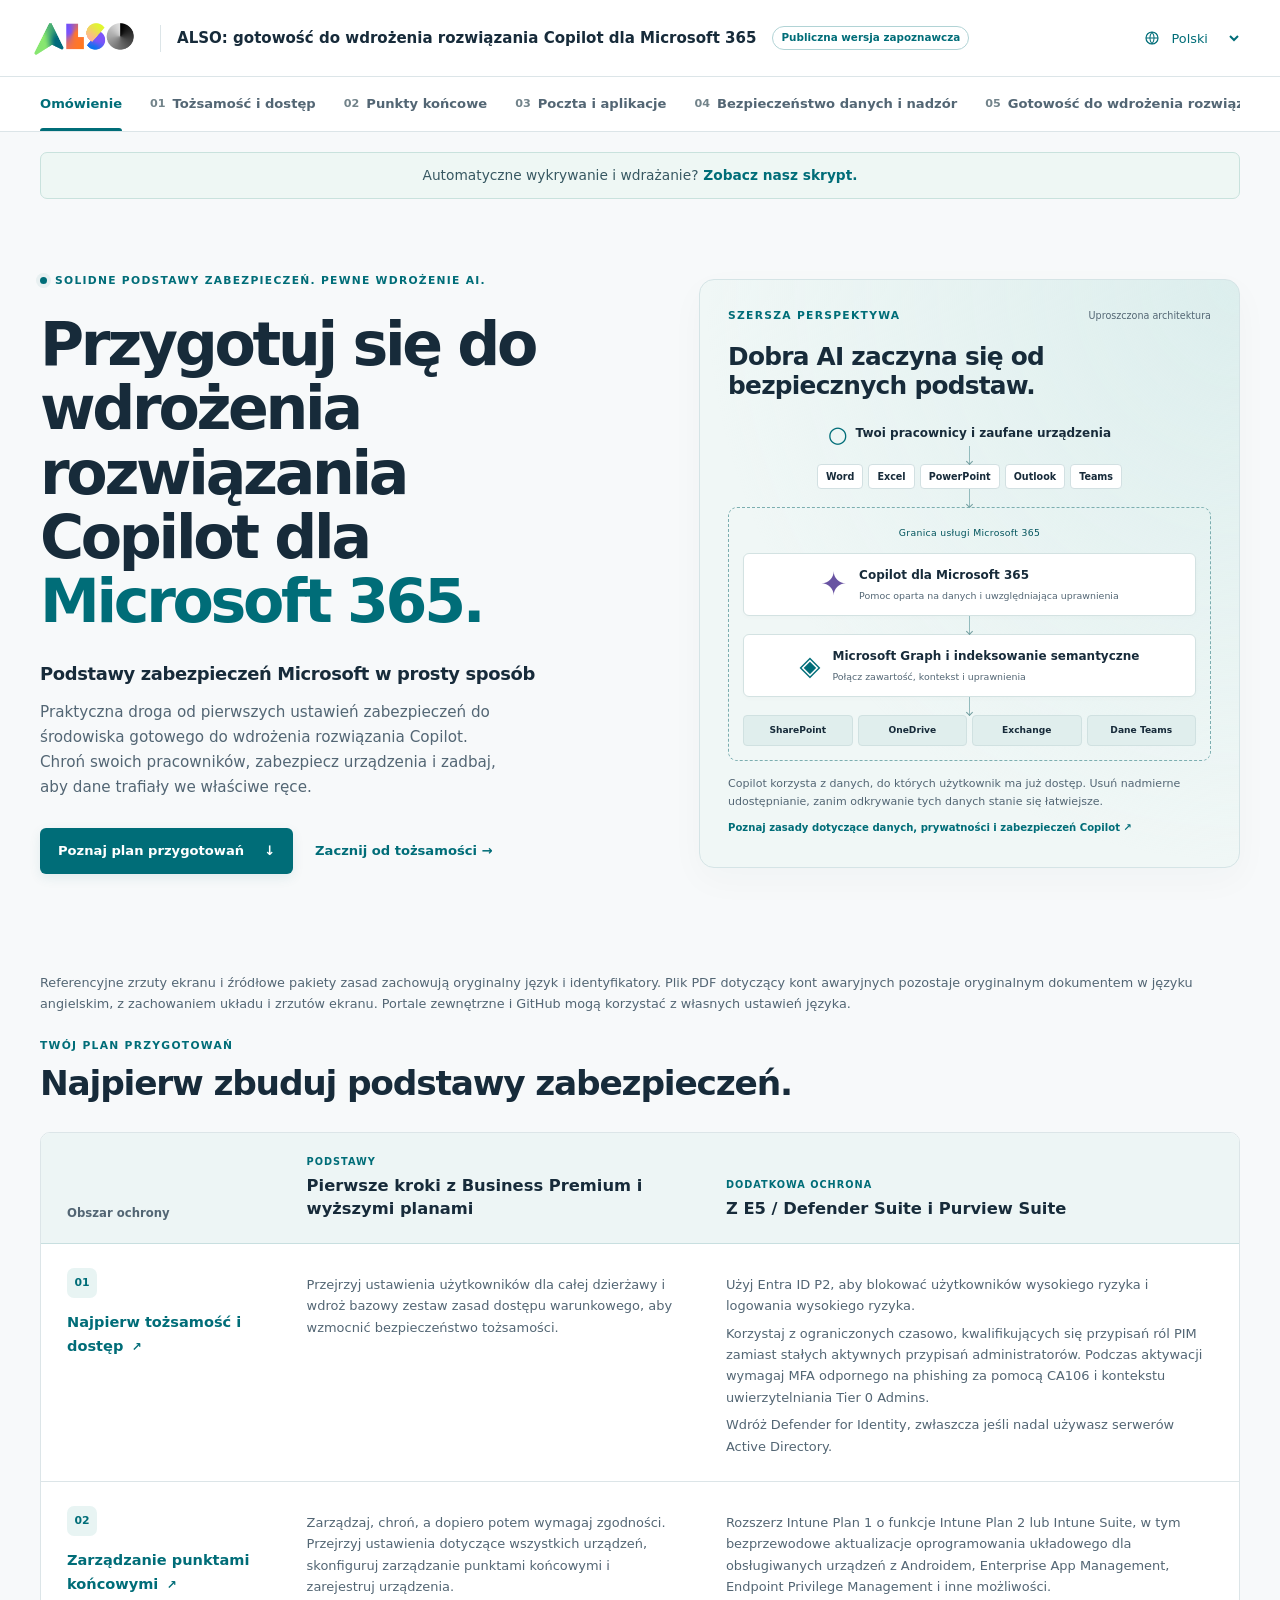
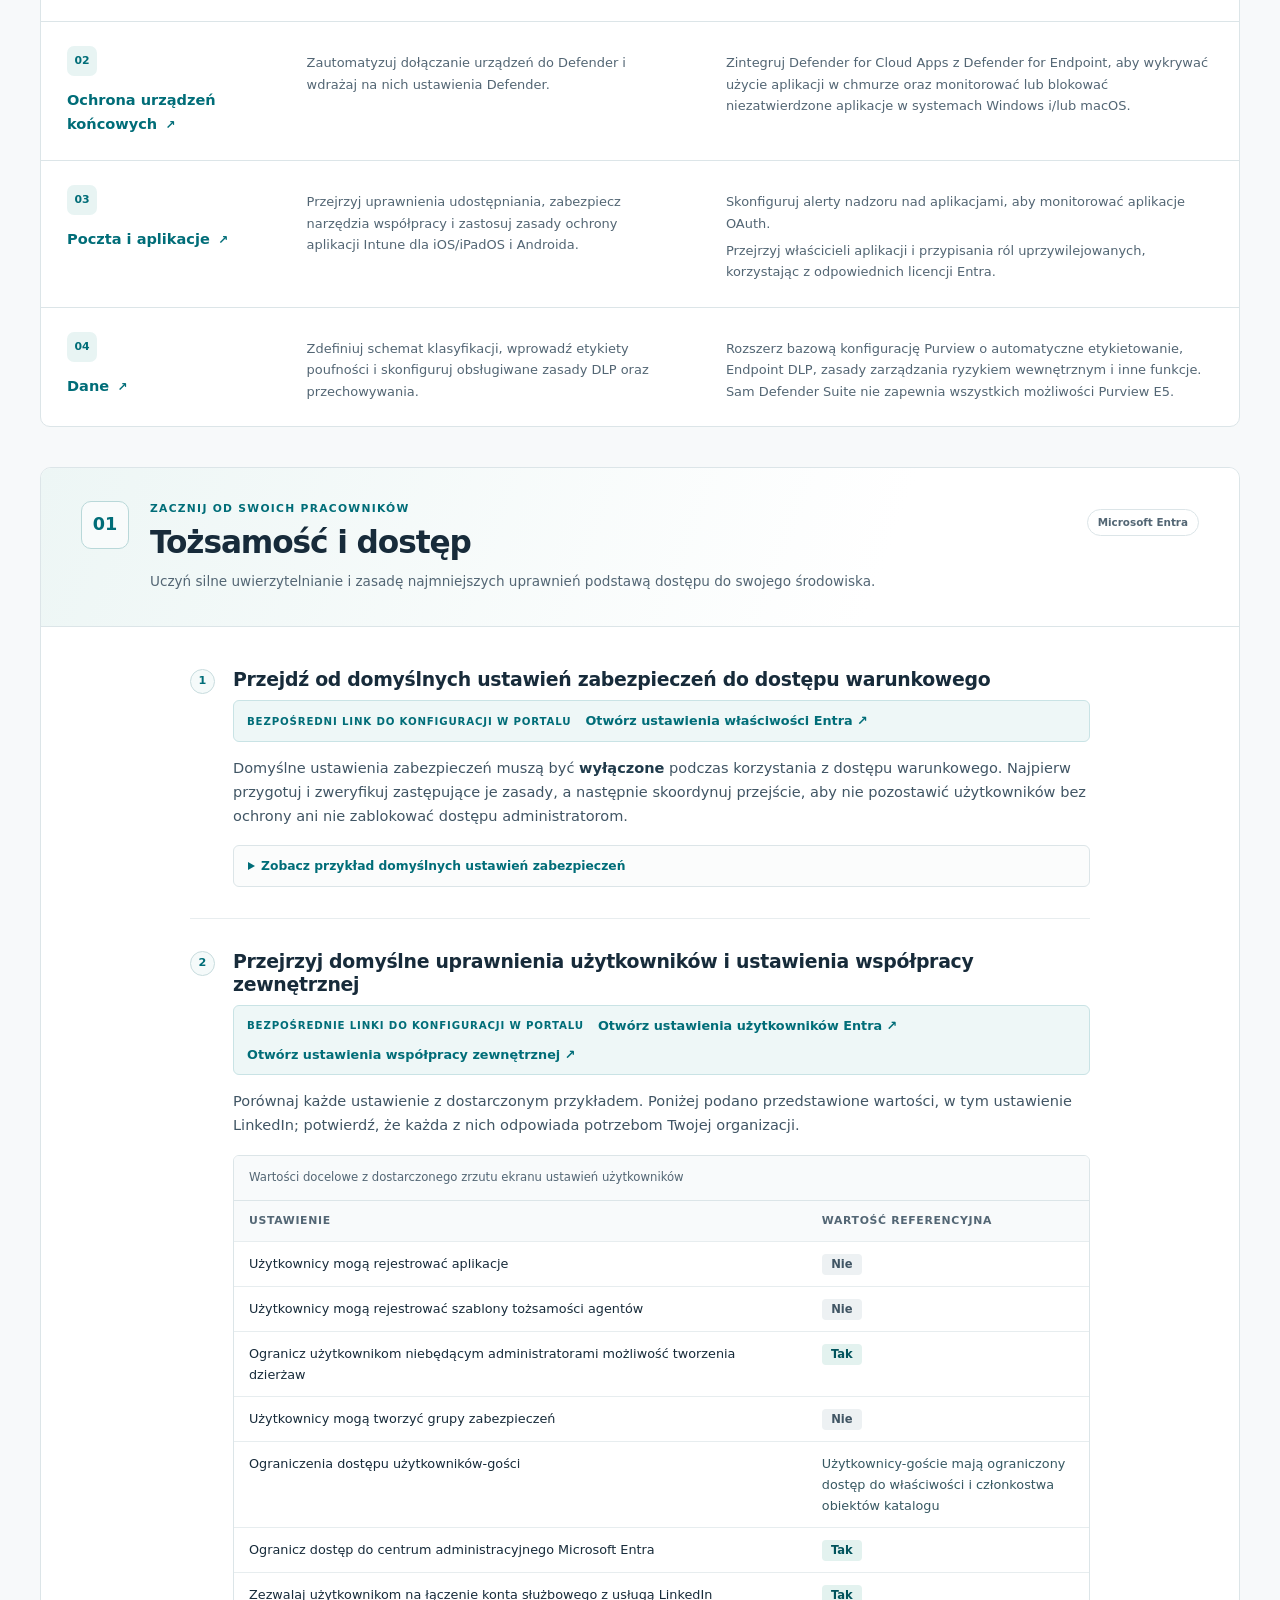
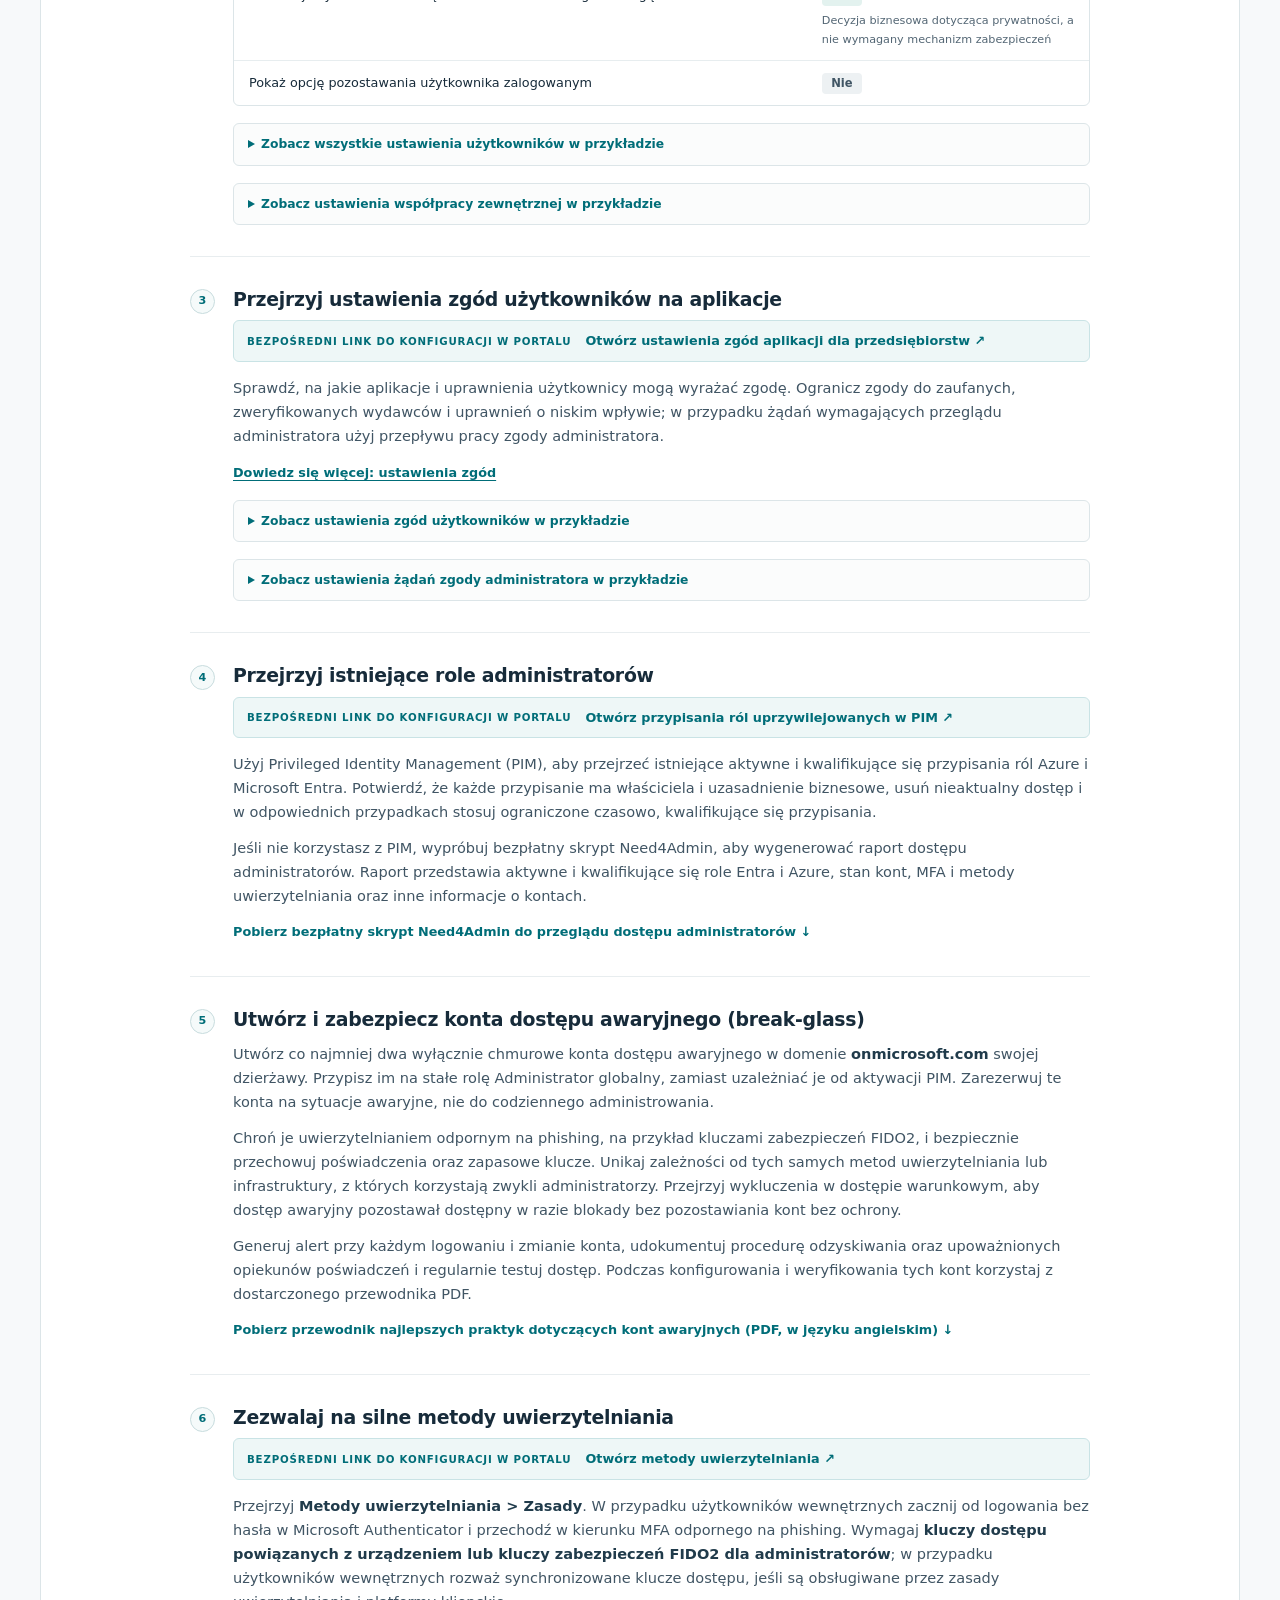
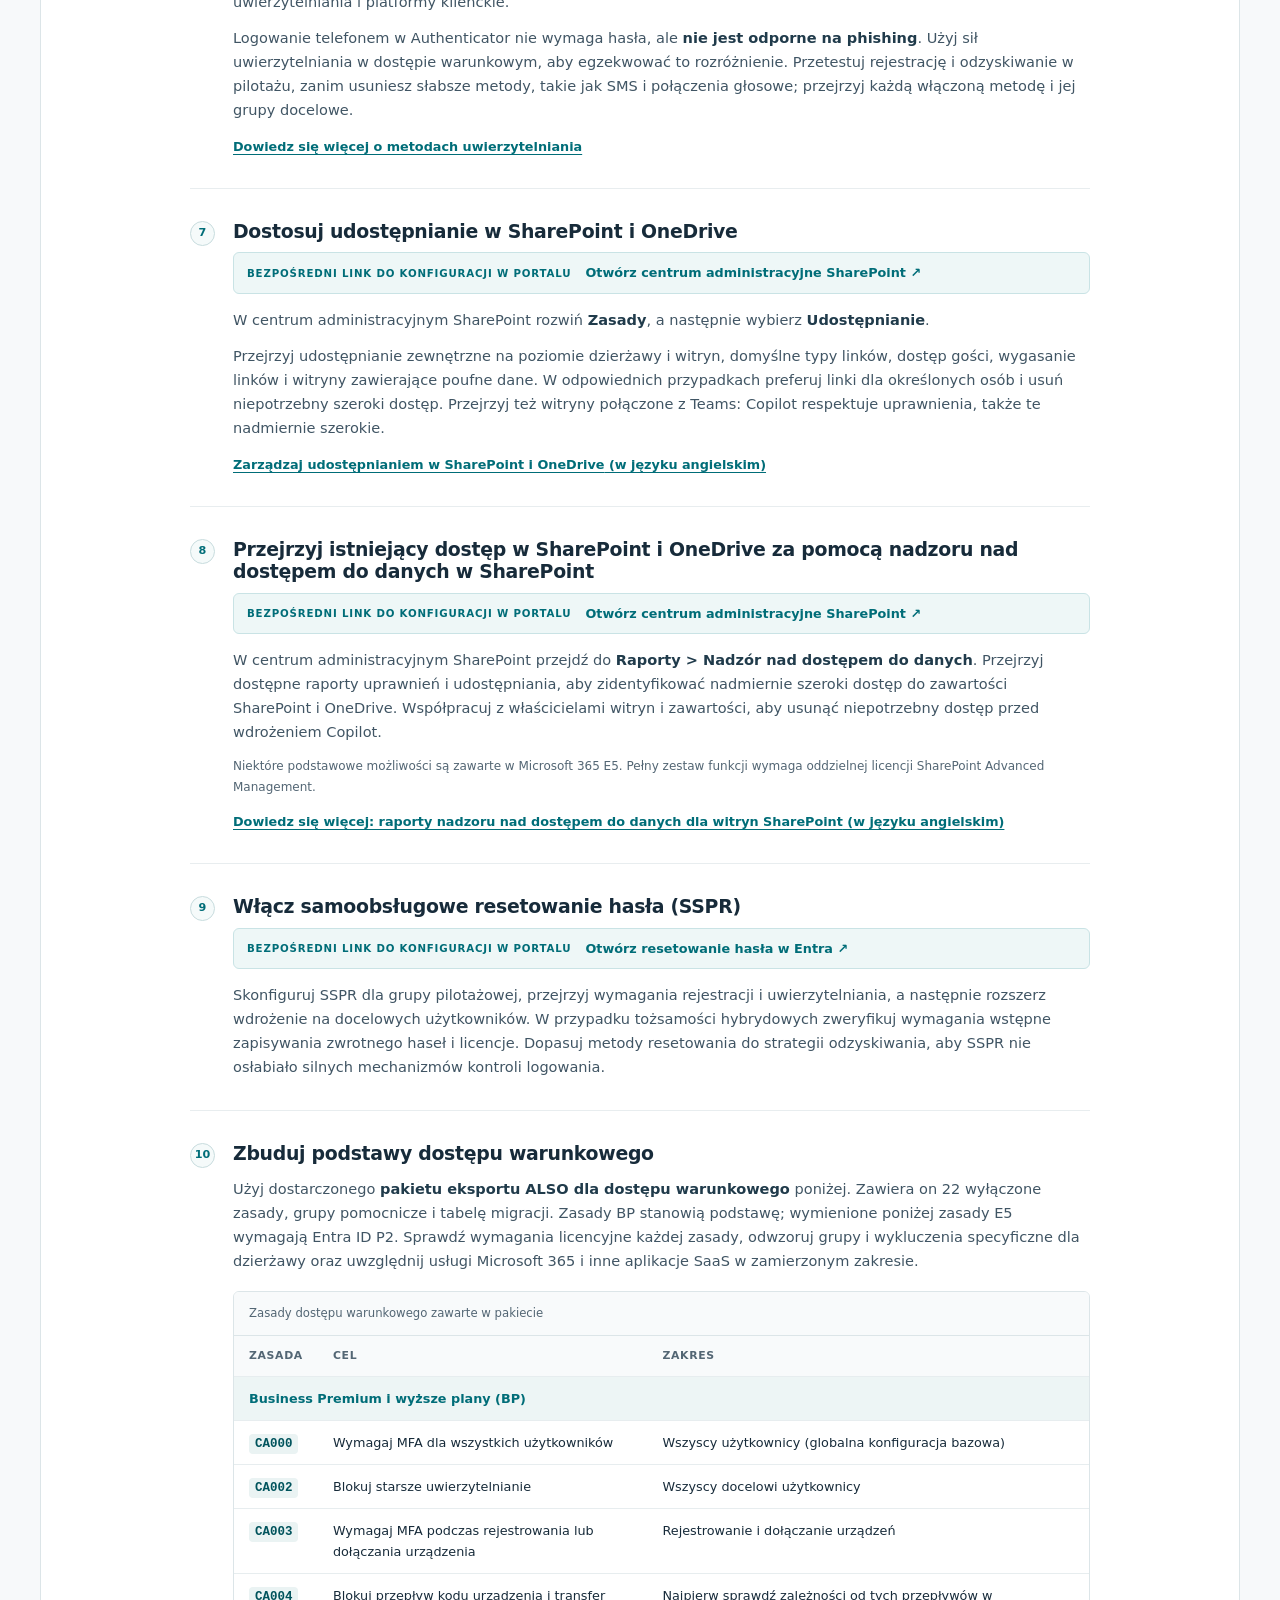
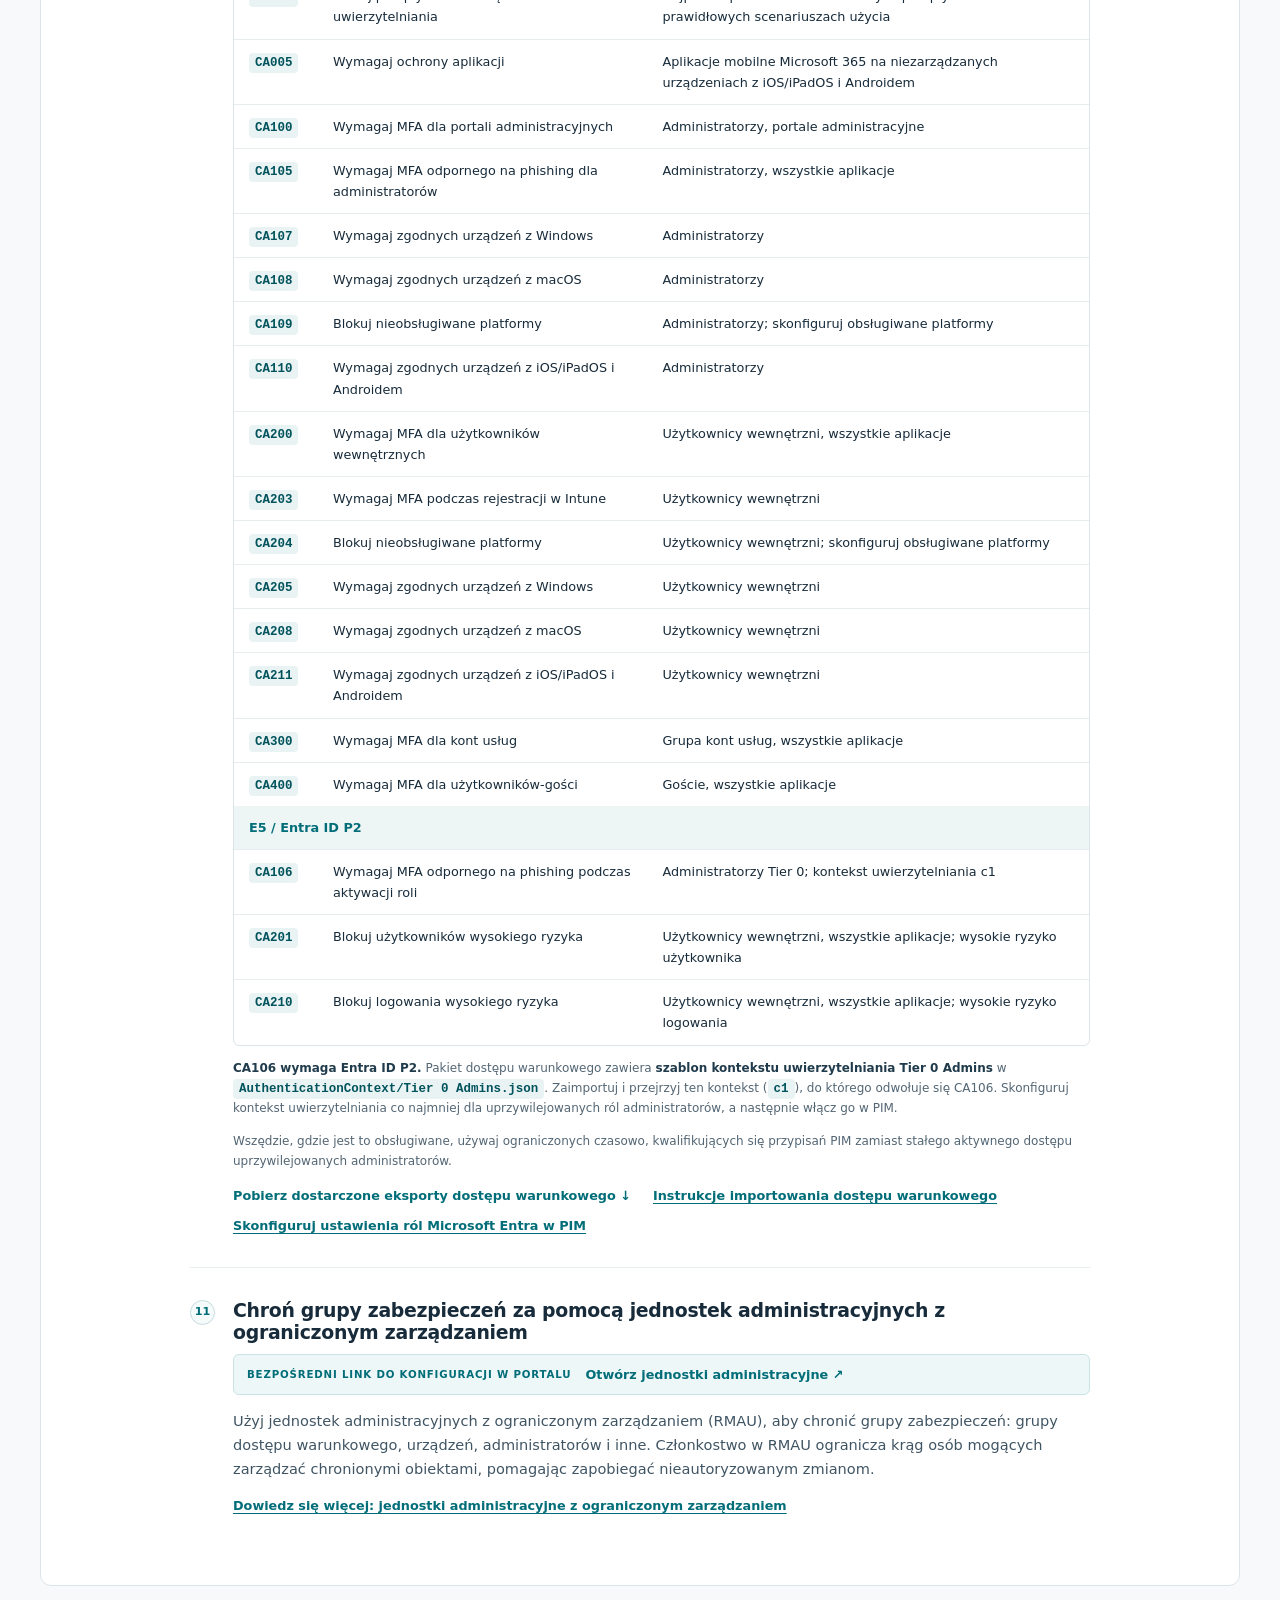
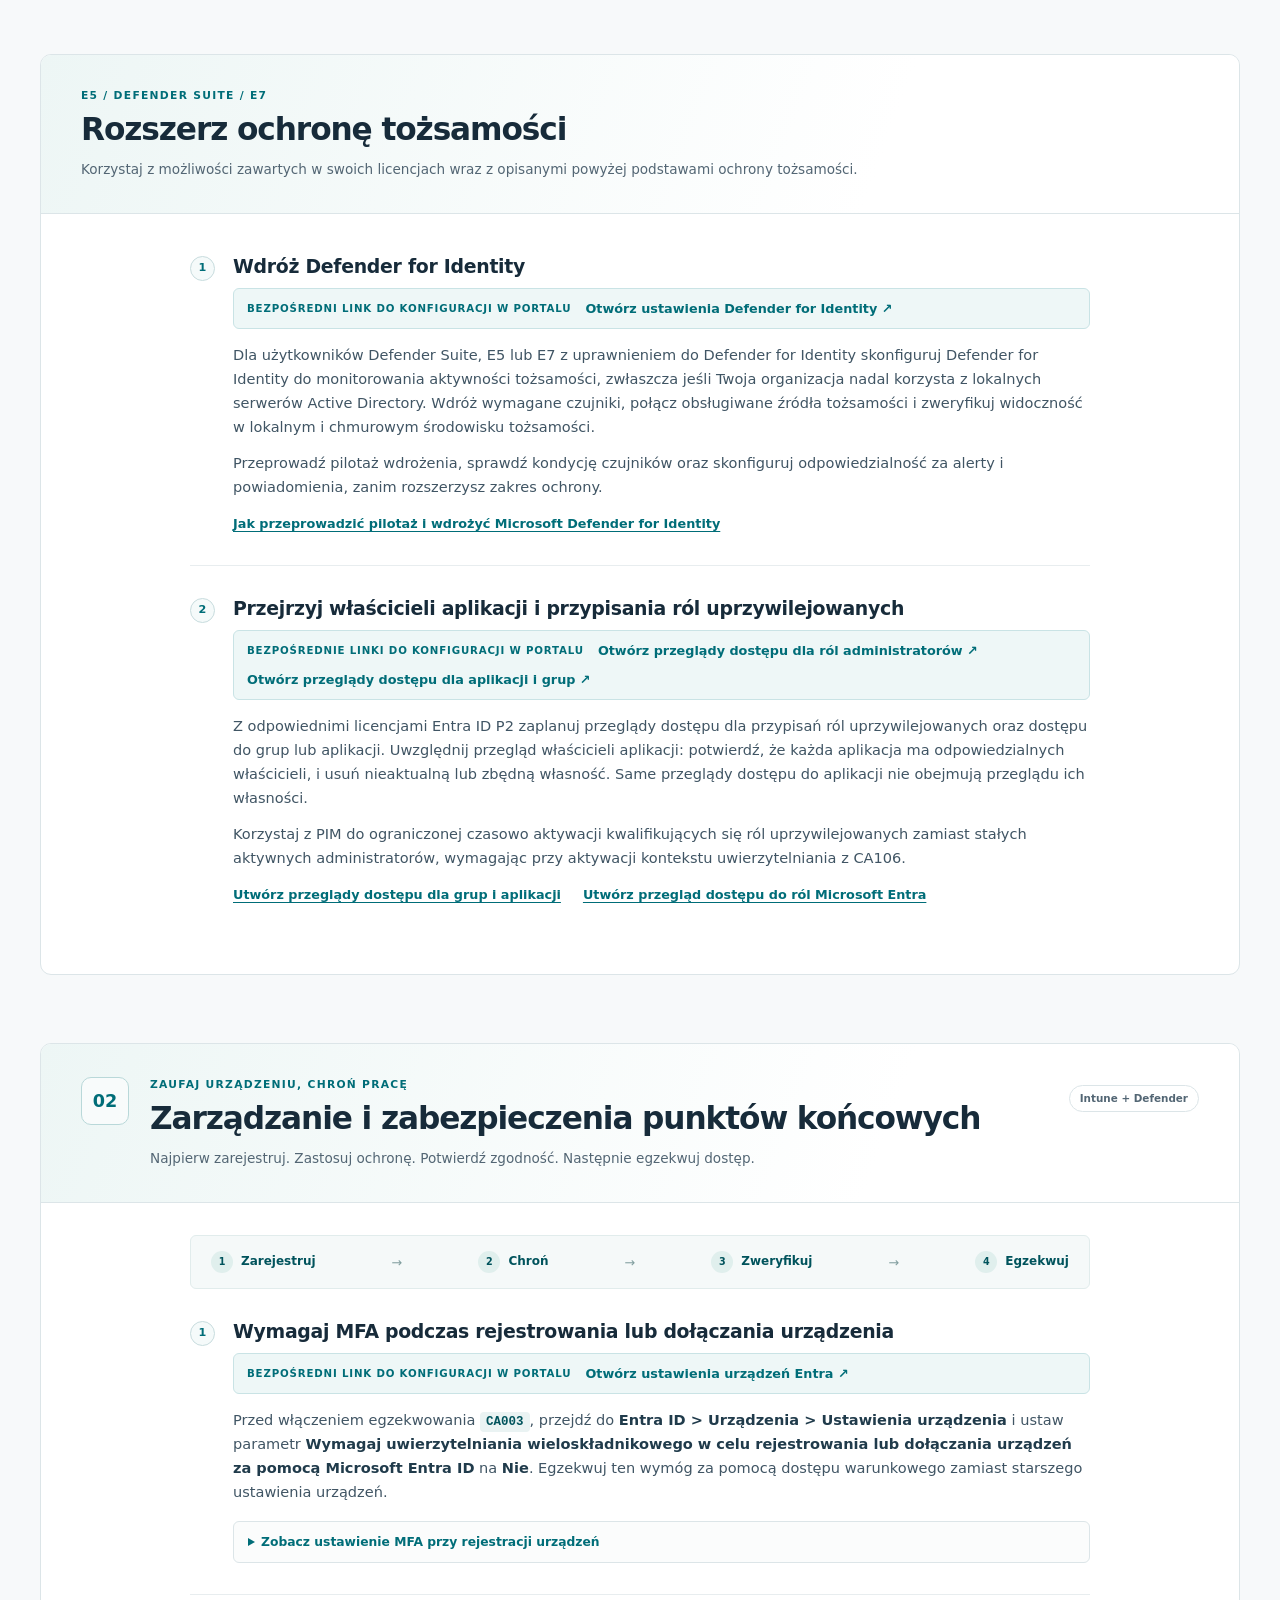
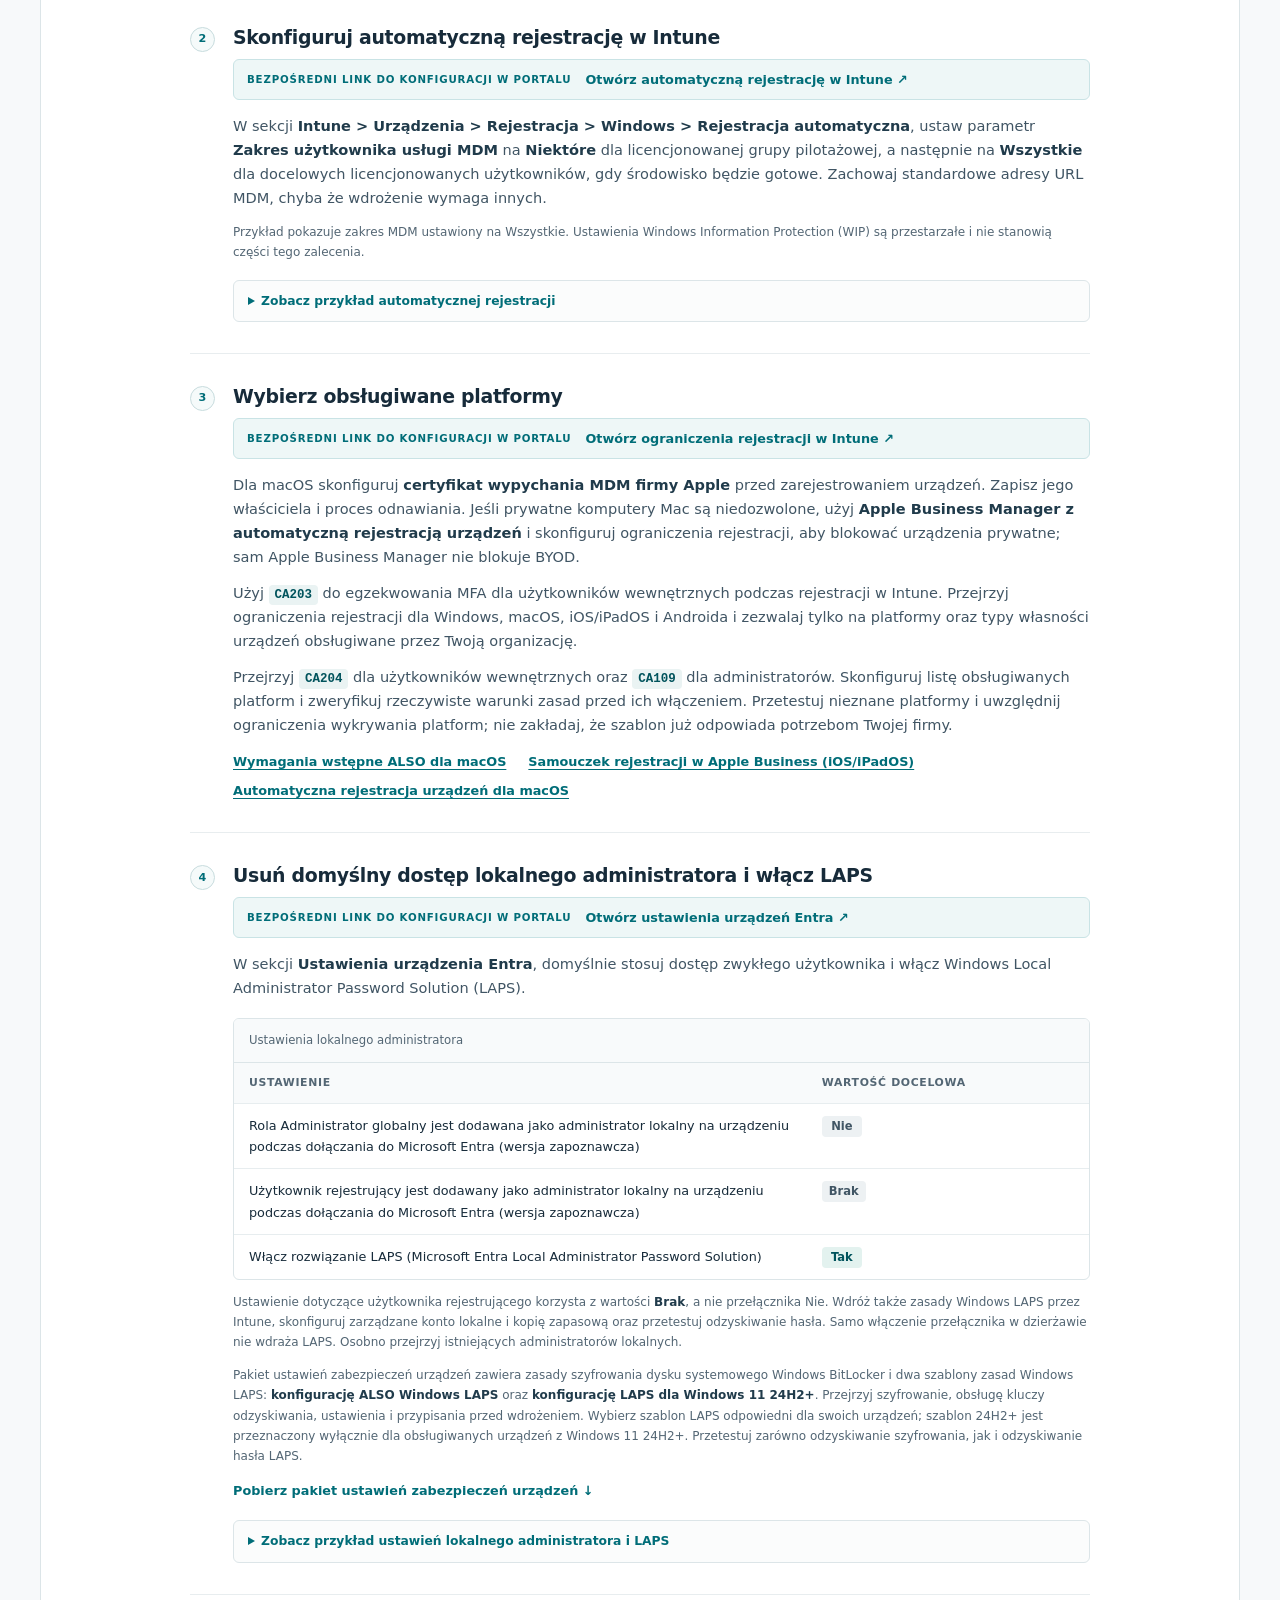
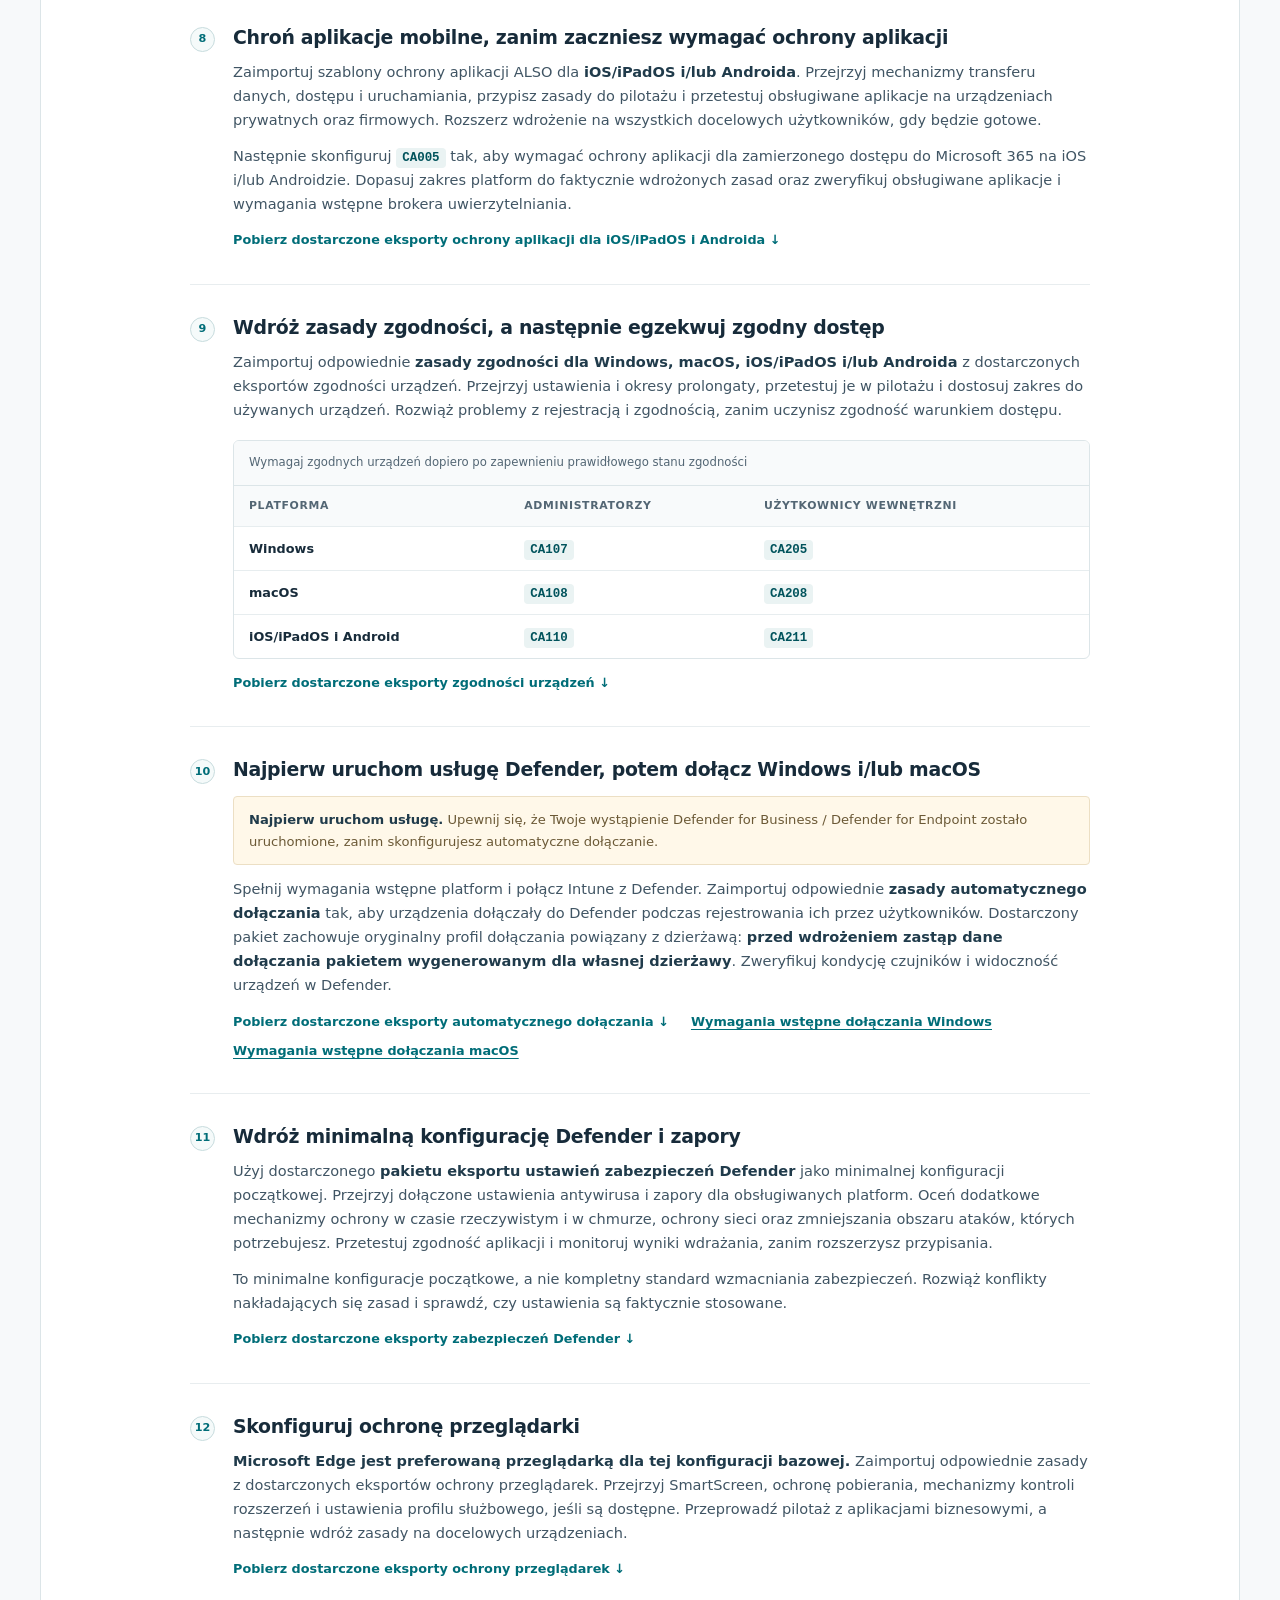
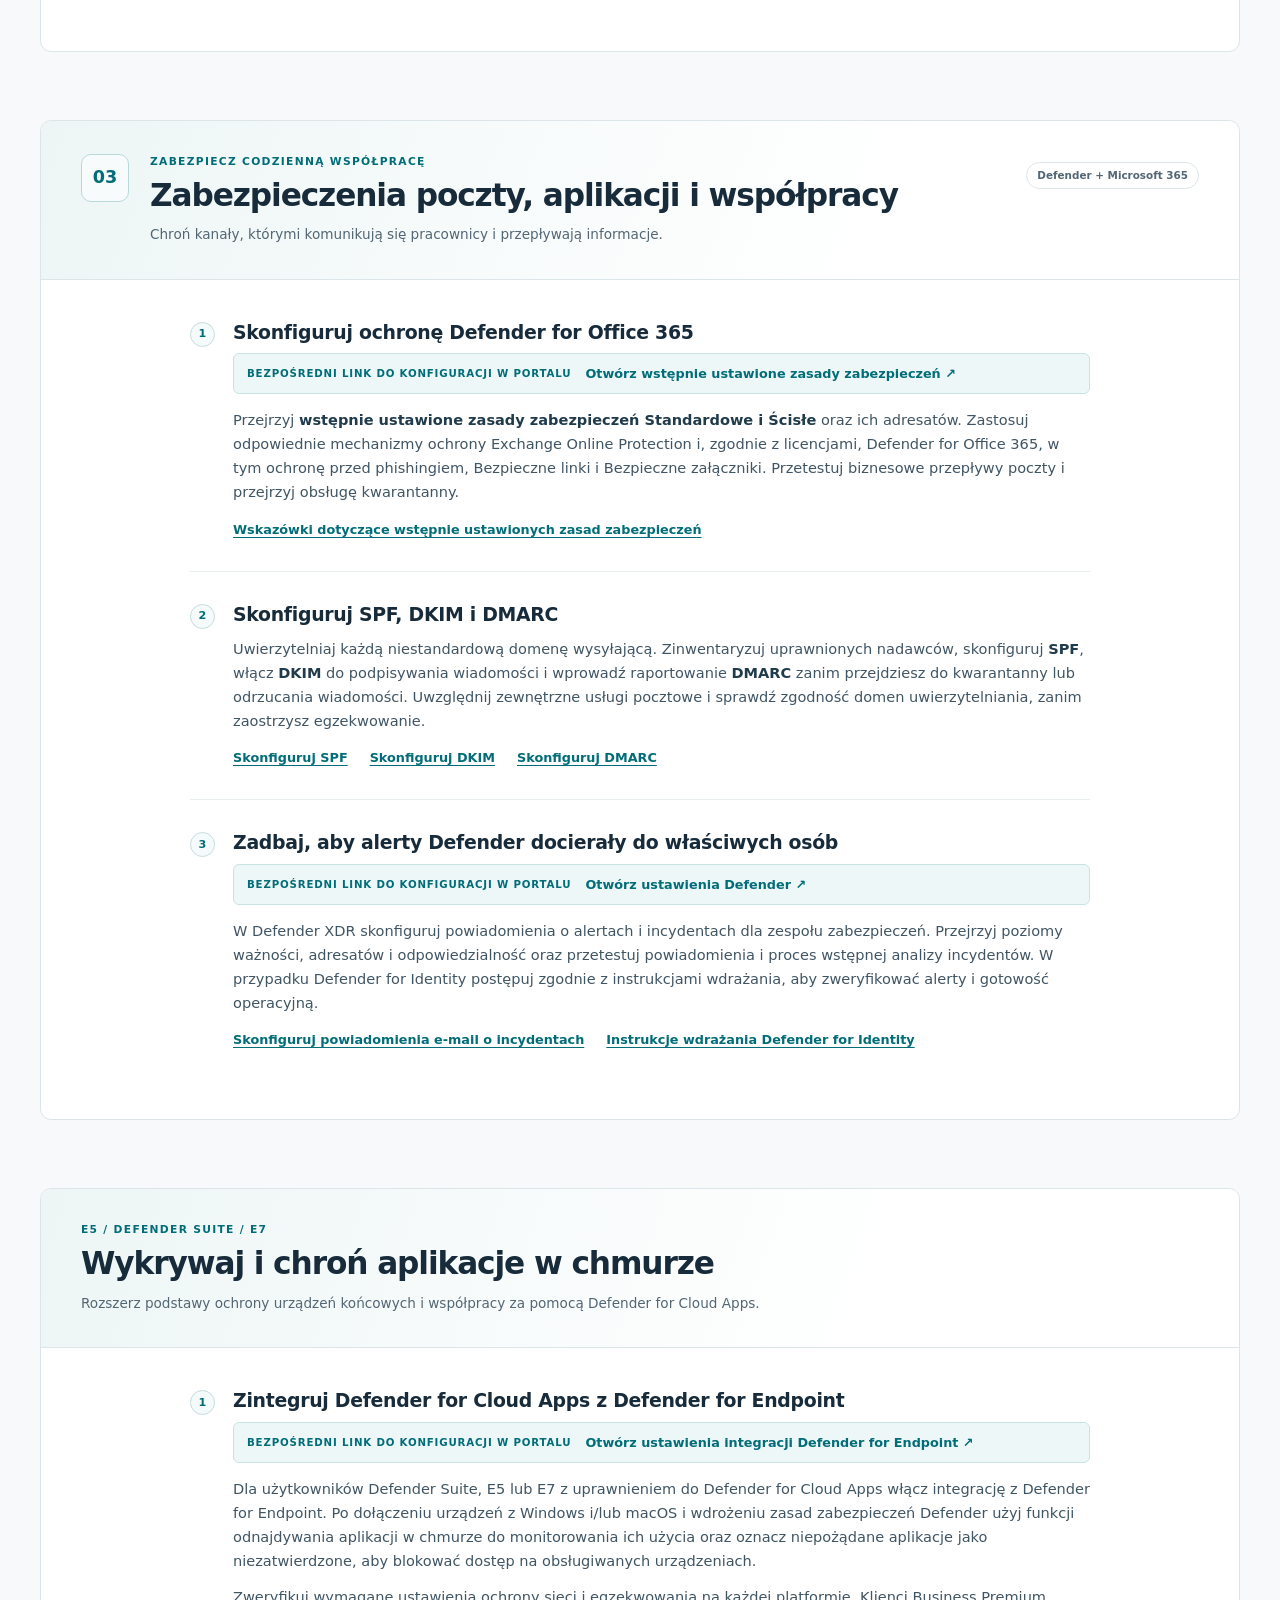
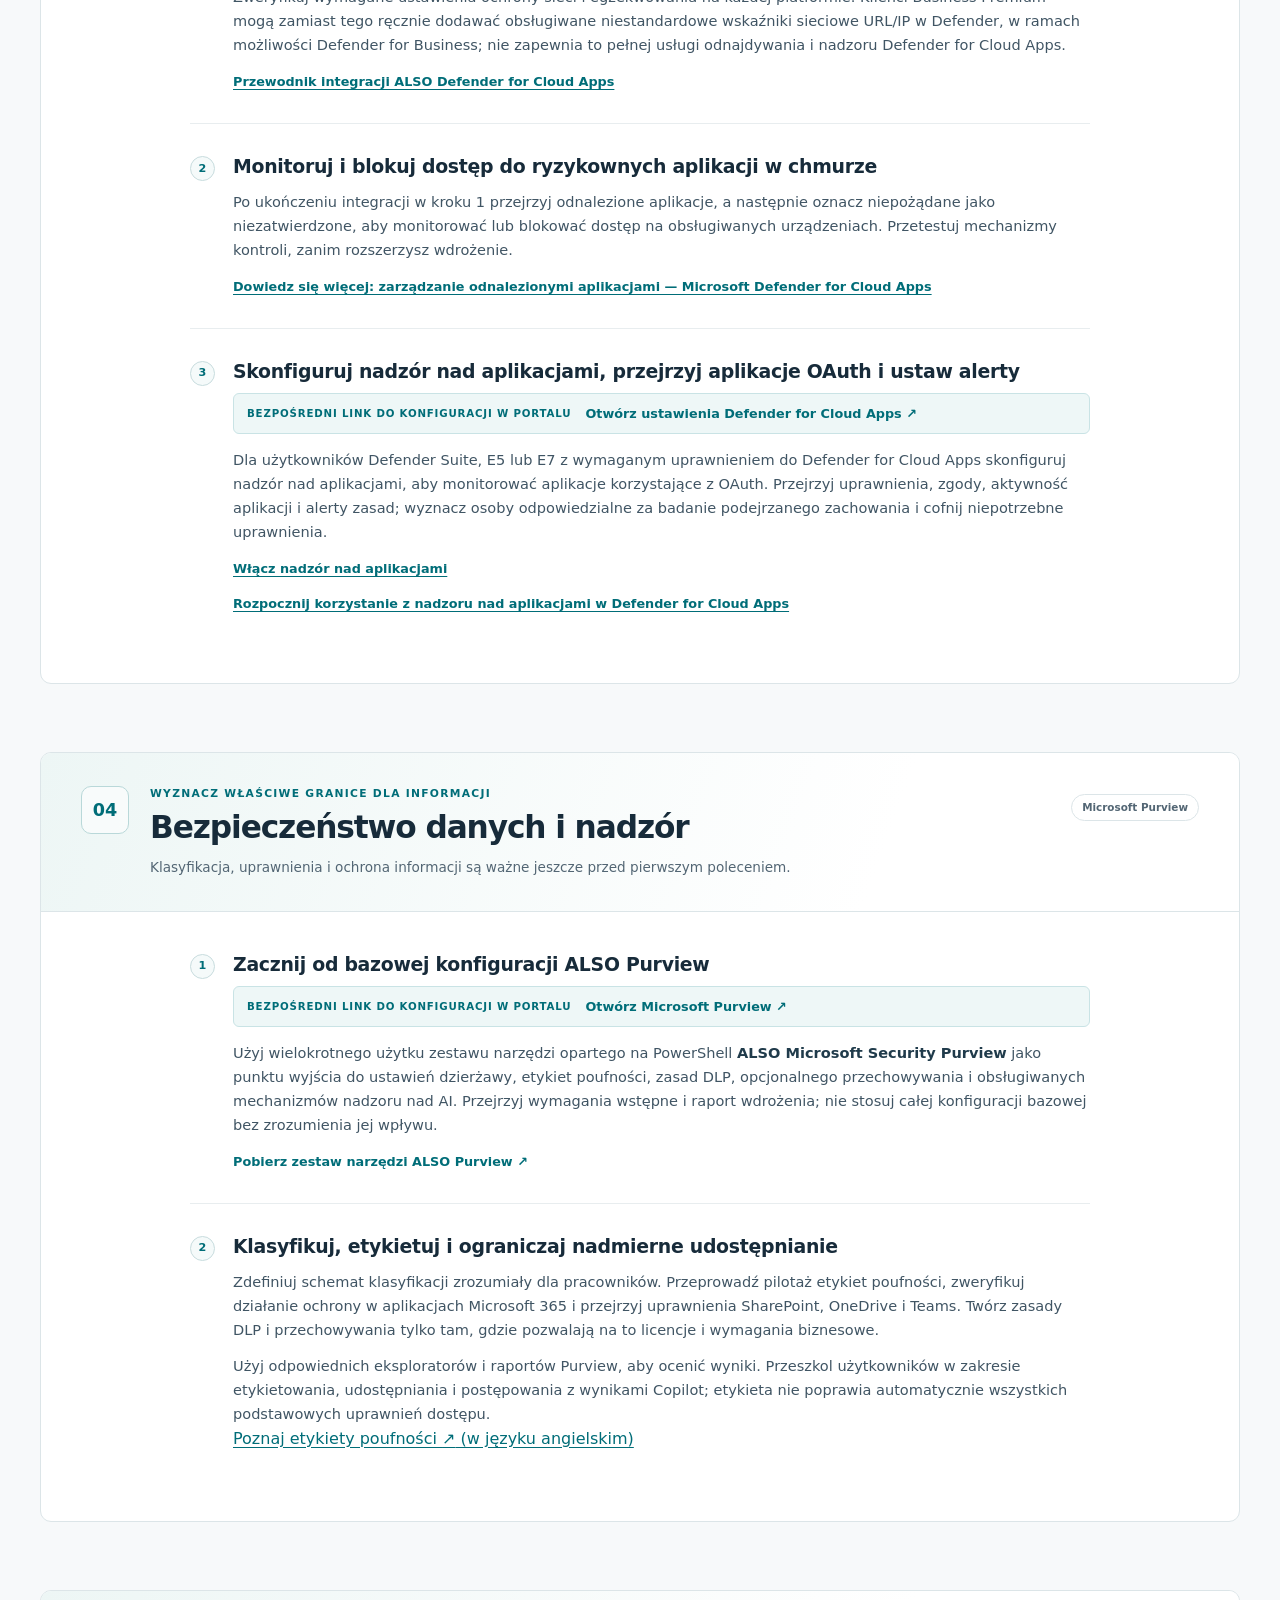
<file: site/pl/index.html>
<!doctype html>
<html lang="pl">
<head>
  <meta charset="utf-8">
  <meta name="viewport" content="width=device-width, initial-scale=1">
  <meta name="theme-color" content="#006d78">
  <meta name="description" content="Podstawy zabezpieczeń Microsoft w prosty sposób. Przewodnik ALSO krok po kroku po zabezpieczaniu tożsamości, urządzeń, współpracy i danych przed wdrożeniem Copilot dla Microsoft 365.">
  <title>ALSO: gotowość do wdrożenia rozwiązania Copilot dla Microsoft 365</title>
  <link rel="icon" href="../assets/favicon.svg" type="image/svg+xml">
  <link rel="stylesheet" href="../styles.css">
  <script src="../site.js" defer></script>
  <script src="../language.js" defer></script>
</head>
<body>
  <a class="skip-link" href="#main">Przejdź do przewodnika</a>
  <header class="site-header">
    <div class="header-inner">
      <a class="brand" href="#main" aria-label="Strona główna ALSO: gotowość do wdrożenia rozwiązania Copilot dla Microsoft 365">
        <img src="../assets/also-logo.png" alt="ALSO" class="brand-logo" width="112" height="37">
        <span class="brand-divider" aria-hidden="true"></span>
        <span class="brand-product">ALSO: gotowość do wdrożenia rozwiązania Copilot dla Microsoft 365</span>
        <span class="preview-badge">Publiczna wersja zapoznawcza</span>
      </a>
      <div class="language-selector">
        <svg viewBox="0 0 24 24" aria-hidden="true" focusable="false"><circle cx="12" cy="12" r="9"></circle><path d="M3 12h18M12 3a15 15 0 0 1 0 18M12 3a15 15 0 0 0 0 18"></path></svg>
        <select id="language-select" aria-label="Język">
          <option value="../" lang="en">English</option>
          <option value="../de/" lang="de">Deutsch</option>
          <option value="../fr/" lang="fr">Français</option>
          <option value="../es/" lang="es">Español</option>
          <option value="../ru/" lang="ru">Русский</option>
          <option value="../it/" lang="it">Italiano</option>
          <option value="../pl/" lang="pl" selected>Polski</option>
        </select>
      </div>
    </div>
  </header>

  <nav class="chapter-nav" aria-label="Rozdziały przewodnika">
    <div class="nav-inner">
      <a href="#overview" aria-current="location">Omówienie</a>
      <a href="#identity"><span>01</span> Tożsamość i dostęp</a>
      <a href="#endpoints"><span>02</span> Punkty końcowe</a>
      <a href="#collaboration"><span>03</span> Poczta i aplikacje</a>
      <a href="#data"><span>04</span> Bezpieczeństwo danych i nadzór</a>
      <a href="#copilot-preparation"><span>05</span> Gotowość do wdrożenia rozwiązania Copilot</a>
      <a href="#packages">Pakiety zasad <span aria-hidden="true">&#8599;</span></a>
    </div>
  </nav>

  <main id="main">
    <aside class="discovery-banner section-width">
      <span>Automatyczne wykrywanie i wdrażanie?</span>
      <a href="https://coc-ms.github.io/ALSO-Microsoft-Security-SecureByDefault/">Zobacz nasz skrypt.</a>
    </aside>
    <section class="hero section-width" id="overview" aria-labelledby="hero-title">
      <div class="hero-copy">
        <p class="eyebrow"><span class="status-dot" aria-hidden="true"></span> Solidne podstawy zabezpieczeń. Pewne wdrożenie AI.</p>
        <h1 id="hero-title">Przygotuj się do wdrożenia rozwiązania<br>Copilot dla<br><span>Microsoft 365.</span></h1>
        <p class="hero-subtitle">Podstawy zabezpieczeń Microsoft w prosty sposób</p>
        <p class="hero-description">Praktyczna droga od pierwszych ustawień zabezpieczeń do środowiska gotowego do wdrożenia rozwiązania Copilot. Chroń swoich pracowników, zabezpiecz urządzenia i zadbaj, aby dane trafiały we właściwe ręce.</p>
        <div class="hero-actions">
          <a class="button primary" href="#readiness">Poznaj plan przygotowań <span aria-hidden="true">&#8595;</span></a>
          <a class="text-link" href="#identity">Zacznij od tożsamości <span aria-hidden="true">&#8594;</span></a>
        </div>
      </div>

      <figure class="architecture" aria-labelledby="architecture-title">
        <div class="diagram-topline"><span class="eyebrow">Szersza perspektywa</span><span class="diagram-label">Uproszczona architektura</span></div>
        <h2 id="architecture-title">Dobra AI zaczyna się od<br>bezpiecznych podstaw.</h2>
        <div class="diagram-people"><span class="people-icon" aria-hidden="true">&#9675;</span> Twoi pracownicy i zaufane urządzenia</div>
        <div class="connector" aria-hidden="true"></div>
        <div class="app-strip"><span>Word</span><span>Excel</span><span>PowerPoint</span><span>Outlook</span><span>Teams</span></div>
        <div class="connector" aria-hidden="true"></div>
        <div class="service-boundary">
          <span class="boundary-label">Granica usługi Microsoft 365</span>
          <div class="copilot-node"><span class="spark" aria-hidden="true">&#10022;</span><div><strong>Copilot dla Microsoft 365</strong><small>Pomoc oparta na danych i uwzględniająca uprawnienia</small></div></div>
          <div class="connector" aria-hidden="true"></div>
          <div class="graph-node"><span class="graph-symbol" aria-hidden="true">&#9672;</span><div><strong>Microsoft Graph i indeksowanie semantyczne</strong><small>Połącz zawartość, kontekst i uprawnienia</small></div></div>
          <div class="connector" aria-hidden="true"></div>
          <div class="data-nodes"><span>SharePoint</span><span>OneDrive</span><span>Exchange</span><span>Dane Teams</span></div>
        </div>
        <figcaption>Copilot korzysta z danych, do których użytkownik ma już dostęp. Usuń nadmierne udostępnianie, zanim odkrywanie tych danych stanie się łatwiejsze.</figcaption>
        <a class="diagram-source" href="https://learn.microsoft.com/pl-pl/microsoft-365/copilot/microsoft-365-copilot-privacy">Poznaj zasady dotyczące danych, prywatności i zabezpieczeń Copilot <span aria-hidden="true">&#8599;</span></a>
      </figure>
    </section>

    <section class="readiness section-width" id="readiness" aria-labelledby="readiness-title">
      <p class="translation-note">Referencyjne zrzuty ekranu i źródłowe pakiety zasad zachowują oryginalny język i identyfikatory. Plik PDF dotyczący kont awaryjnych pozostaje oryginalnym dokumentem w języku angielskim, z zachowaniem układu i zrzutów ekranu. Portale zewnętrzne i GitHub mogą korzystać z własnych ustawień języka.</p>
      <div class="section-heading">
        <div><p class="eyebrow">Twój plan przygotowań</p><h2 id="readiness-title">Najpierw zbuduj podstawy zabezpieczeń.</h2></div>
      </div>
      <div class="matrix-scroll">
        <table class="readiness-matrix">
          <caption class="sr-only">Zalecenia dotyczące podstaw zabezpieczeń według obszaru ochrony</caption>
          <thead><tr><th scope="col">Obszar ochrony</th><th scope="col"><span class="tier-label">Podstawy</span>Pierwsze kroki z Business Premium i wyższymi planami</th><th scope="col"><span class="tier-label">Dodatkowa ochrona</span>Z E5 / Defender Suite i Purview Suite</th></tr></thead>
          <tbody>
            <tr><th scope="row"><a href="#identity"><span class="area-icon" aria-hidden="true">01</span>Najpierw tożsamość i dostęp <span aria-hidden="true">&#8599;</span></a></th><td data-label="Podstawy&#10;Pierwsze kroki z Business Premium i wyższymi planami"><p>Przejrzyj ustawienia użytkowników dla całej dzierżawy i wdroż bazowy zestaw zasad dostępu warunkowego, aby wzmocnić bezpieczeństwo tożsamości.</p></td><td data-label="Dodatkowa ochrona&#10;Z E5 / Defender Suite i Purview Suite"><p>Użyj Entra ID P2, aby blokować użytkowników wysokiego ryzyka i logowania wysokiego ryzyka.</p><p>Korzystaj z ograniczonych czasowo, kwalifikujących się przypisań ról PIM zamiast stałych aktywnych przypisań administratorów. Podczas aktywacji wymagaj MFA odpornego na phishing za pomocą CA106 i kontekstu uwierzytelniania Tier 0 Admins.</p><p>Wdróż Defender for Identity, zwłaszcza jeśli nadal używasz serwerów Active Directory.</p></td></tr>
            <tr><th scope="row"><a href="#endpoints"><span class="area-icon" aria-hidden="true">02</span>Zarządzanie punktami końcowymi <span aria-hidden="true">&#8599;</span></a></th><td data-label="Podstawy&#10;Pierwsze kroki z Business Premium i wyższymi planami"><p>Zarządzaj, chroń, a dopiero potem wymagaj zgodności. Przejrzyj ustawienia dotyczące wszystkich urządzeń, skonfiguruj zarządzanie punktami końcowymi i zarejestruj urządzenia.</p></td><td data-label="Dodatkowa ochrona&#10;Z E5 / Defender Suite i Purview Suite"><p>Rozszerz Intune Plan 1 o funkcje Intune Plan 2 lub Intune Suite, w tym bezprzewodowe aktualizacje oprogramowania układowego dla obsługiwanych urządzeń z Androidem, Enterprise App Management, Endpoint Privilege Management i inne możliwości.</p></td></tr>
            <tr><th scope="row"><a href="#endpoints"><span class="area-icon" aria-hidden="true">02</span>Ochrona urządzeń końcowych <span aria-hidden="true">&#8599;</span></a></th><td data-label="Podstawy&#10;Pierwsze kroki z Business Premium i wyższymi planami"><p>Zautomatyzuj dołączanie urządzeń do Defender i wdrażaj na nich ustawienia Defender.</p></td><td data-label="Dodatkowa ochrona&#10;Z E5 / Defender Suite i Purview Suite"><p>Zintegruj Defender for Cloud Apps z Defender for Endpoint, aby wykrywać użycie aplikacji w chmurze oraz monitorować lub blokować niezatwierdzone aplikacje w systemach Windows i/lub macOS.</p></td></tr>
            <tr><th scope="row"><a href="#collaboration"><span class="area-icon" aria-hidden="true">03</span>Poczta i aplikacje <span aria-hidden="true">&#8599;</span></a></th><td data-label="Podstawy&#10;Pierwsze kroki z Business Premium i wyższymi planami"><p>Przejrzyj uprawnienia udostępniania, zabezpiecz narzędzia współpracy i zastosuj zasady ochrony aplikacji Intune dla iOS/iPadOS i Androida.</p></td><td data-label="Dodatkowa ochrona&#10;Z E5 / Defender Suite i Purview Suite"><p>Skonfiguruj alerty nadzoru nad aplikacjami, aby monitorować aplikacje OAuth.</p><p>Przejrzyj właścicieli aplikacji i przypisania ról uprzywilejowanych, korzystając z odpowiednich licencji Entra.</p></td></tr>
            <tr><th scope="row"><a href="#data"><span class="area-icon" aria-hidden="true">04</span>Dane <span aria-hidden="true">&#8599;</span></a></th><td data-label="Podstawy&#10;Pierwsze kroki z Business Premium i wyższymi planami"><p>Zdefiniuj schemat klasyfikacji, wprowadź etykiety poufności i skonfiguruj obsługiwane zasady DLP oraz przechowywania.</p></td><td data-label="Dodatkowa ochrona&#10;Z E5 / Defender Suite i Purview Suite"><p>Rozszerz bazową konfigurację Purview o automatyczne etykietowanie, Endpoint DLP, zasady zarządzania ryzykiem wewnętrznym i inne funkcje. Sam Defender Suite nie zapewnia wszystkich możliwości Purview E5.</p></td></tr>
          </tbody>
        </table>
      </div>
    </section>

    <section class="guide-section section-width" id="identity" aria-labelledby="identity-title">
      <div class="chapter-heading">
        <div class="chapter-number">01</div>
        <div><p class="eyebrow">Zacznij od swoich pracowników</p><h2 id="identity-title">Tożsamość i dostęp</h2><p>Uczyń silne uwierzytelnianie i zasadę najmniejszych uprawnień podstawą dostępu do swojego środowiska.</p></div>
        <span class="chapter-category">Microsoft Entra</span>
      </div>
      <div class="guide-body">
        <article class="step" id="security-defaults">
          <div class="step-marker">1</div><div class="step-content">
            <h3>Przejdź od domyślnych ustawień zabezpieczeń do dostępu warunkowego</h3>
            <div class="portal-links"><span class="portal-tag">Bezpośredni link do konfiguracji w portalu</span><a class="resource-link" href="https://entra.microsoft.com/#view/Microsoft_AAD_IAM/ActiveDirectoryMenuBlade/~/Properties">Otwórz ustawienia właściwości Entra <span aria-hidden="true">&#8599;</span></a></div>
            <p>Domyślne ustawienia zabezpieczeń muszą być <strong>wyłączone</strong> podczas korzystania z dostępu warunkowego. Najpierw przygotuj i zweryfikuj zastępujące je zasady, a następnie skoordynuj przejście, aby nie pozostawić użytkowników bez ochrony ani nie zablokować dostępu administratorom.</p>
            <details class="visual-reference"><summary>Zobacz przykład domyślnych ustawień zabezpieczeń</summary><figure><img src="../assets/security-defaults.png" alt="Panel domyślnych ustawień zabezpieczeń wyjaśnia, że istniejące zasady dostępu warunkowego uniemożliwiają włączenie domyślnych ustawień zabezpieczeń." width="1550" height="218"><figcaption>Dzierżawa pokazana w przykładzie już korzysta z dostępu warunkowego. Potwierdź, że domyślne ustawienia zabezpieczeń są wyłączone w Twojej dzierżawie; przed migracją portal może wyświetlać inny element sterujący.</figcaption></figure></details>
          </div>
        </article>
        <article class="step" id="user-settings">
          <div class="step-marker">2</div><div class="step-content">
            <h3>Przejrzyj domyślne uprawnienia użytkowników i ustawienia współpracy zewnętrznej</h3>
            <div class="portal-links"><span class="portal-tag">Bezpośrednie linki do konfiguracji w portalu</span><a class="resource-link" href="https://entra.microsoft.com/#view/Microsoft_AAD_UsersAndTenants/UserManagementMenuBlade/~/UserSettings">Otwórz ustawienia użytkowników Entra <span aria-hidden="true">&#8599;</span></a><a class="resource-link" href="https://entra.microsoft.com/#view/Microsoft_AAD_IAM/AllowlistPolicyBlade">Otwórz ustawienia współpracy zewnętrznej <span aria-hidden="true">&#8599;</span></a></div>
            <p>Porównaj każde ustawienie z dostarczonym przykładem. Poniżej podano przedstawione wartości, w tym ustawienie LinkedIn; potwierdź, że każda z nich odpowiada potrzebom Twojej organizacji.</p>
            <div class="table-wrap"><table class="settings-table"><caption>Wartości docelowe z dostarczonego zrzutu ekranu ustawień użytkowników</caption><thead><tr><th scope="col">Ustawienie</th><th scope="col">Wartość referencyjna</th></tr></thead><tbody>
              <tr><td>Użytkownicy mogą rejestrować aplikacje</td><td><span class="setting-value">Nie</span></td></tr>
              <tr><td>Użytkownicy mogą rejestrować szablony tożsamości agentów</td><td><span class="setting-value">Nie</span></td></tr>
              <tr><td>Ogranicz użytkownikom niebędącym administratorami możliwość tworzenia dzierżaw</td><td><span class="setting-value yes">Tak</span></td></tr>
              <tr><td>Użytkownicy mogą tworzyć grupy zabezpieczeń</td><td><span class="setting-value">Nie</span></td></tr>
              <tr><td>Ograniczenia dostępu użytkowników-gości</td><td>Użytkownicy-goście mają ograniczony dostęp do właściwości i członkostwa obiektów katalogu</td></tr>
              <tr><td>Ogranicz dostęp do centrum administracyjnego Microsoft Entra</td><td><span class="setting-value yes">Tak</span></td></tr>
              <tr><td>Zezwalaj użytkownikom na łączenie konta służbowego z usługą LinkedIn</td><td><span class="setting-value yes">Tak</span> <small>Decyzja biznesowa dotycząca prywatności, a nie wymagany mechanizm zabezpieczeń</small></td></tr>
              <tr><td>Pokaż opcję pozostawania użytkownika zalogowanym</td><td><span class="setting-value">Nie</span></td></tr>
            </tbody></table></div>
            <details class="visual-reference"><summary>Zobacz wszystkie ustawienia użytkowników w przykładzie</summary><figure><img src="../assets/user-settings.png" alt="Ustawienia użytkowników Entra z ośmioma wartościami docelowymi wymienionymi w powyższej tabeli." width="1239" height="1032"><figcaption>Konfiguracja referencyjna. Ustawienia w wersji zapoznawczej i ich nazwy mogą się zmieniać wraz z aktualizacjami portalu Microsoft.</figcaption></figure></details>
            <details class="visual-reference"><summary>Zobacz ustawienia współpracy zewnętrznej w przykładzie</summary><figure><img src="../assets/external-collaboration.png" alt="Ustawienia współpracy zewnętrznej Microsoft Entra pokazujące dostęp gości, zaproszenia, samoobsługową rejestrację, ustawienia opuszczania organizacji przez użytkowników zewnętrznych i ograniczenia współpracy." width="1456" height="993"><figcaption>Dostarczony obraz referencyjny. Sprawdź dostęp gości, zaproszenia, samoobsługową rejestrację i ograniczenia domen pod kątem wymagań Twojej organizacji.</figcaption></figure></details>
          </div>
        </article>
        <article class="step" id="user-consent-settings">
          <div class="step-marker">3</div><div class="step-content">
            <h3>Przejrzyj ustawienia zgód użytkowników na aplikacje</h3>
            <div class="portal-links"><span class="portal-tag">Bezpośredni link do konfiguracji w portalu</span><a class="resource-link" href="https://entra.microsoft.com/#view/Microsoft_AAD_IAM/ConsentPoliciesMenuBlade/~/UserSettings">Otwórz ustawienia zgód aplikacji dla przedsiębiorstw <span aria-hidden="true">&#8599;</span></a></div>
            <p>Sprawdź, na jakie aplikacje i uprawnienia użytkownicy mogą wyrażać zgodę. Ogranicz zgody do zaufanych, zweryfikowanych wydawców i uprawnień o niskim wpływie; w przypadku żądań wymagających przeglądu administratora użyj przepływu pracy zgody administratora.</p>
            <div class="resource-links"><a href="https://learn.microsoft.com/pl-pl/entra/identity/enterprise-apps/configure-user-consent">Dowiedz się więcej: ustawienia zgód</a></div>
            <details class="visual-reference"><summary>Zobacz ustawienia zgód użytkowników w przykładzie</summary><figure><img src="../assets/consent-user-settings.png" alt="Ustawienia zgód użytkowników Microsoft Entra pokazujące ograniczenie zgód do zweryfikowanych wydawców i wybranych uprawnień o niskim wpływie." width="1183" height="424"><figcaption>Dostarczony przykład ustawień zgód użytkowników. Potwierdź, że klasyfikacja uprawnień i zasady zgód odpowiadają wymaganiom Twojej organizacji.</figcaption></figure></details>
            <details class="visual-reference"><summary>Zobacz ustawienia żądań zgody administratora w przykładzie</summary><figure><img src="../assets/consent-admin-settings.png" alt="Ustawienia zgód administratora Microsoft Entra pokazujące włączone żądania zgody administratora, wybranych recenzentów, powiadomienia e-mail, przypomnienia i 30-dniowy okres ważności." width="1406" height="627"><figcaption>Dostarczony przykład żądań zgody administratora. Skonfiguruj odpowiednich recenzentów, powiadomienia i termin wygaśnięcia żądań dla swojej organizacji.</figcaption></figure></details>
          </div>
        </article>
        <article class="step" id="admin-role-review">
          <div class="step-marker">4</div><div class="step-content">
            <h3>Przejrzyj istniejące role administratorów</h3>
            <div class="portal-links"><span class="portal-tag">Bezpośredni link do konfiguracji w portalu</span><a class="resource-link" href="https://entra.microsoft.com/#view/Microsoft_Azure_PIMCommon/ResourceMenuBlade/~/members/resourceId//resourceType/tenant/provider/aadroles">Otwórz przypisania ról uprzywilejowanych w PIM <span aria-hidden="true">&#8599;</span></a></div>
            <p>Użyj Privileged Identity Management (PIM), aby przejrzeć istniejące aktywne i kwalifikujące się przypisania ról Azure i Microsoft Entra. Potwierdź, że każde przypisanie ma właściciela i uzasadnienie biznesowe, usuń nieaktualny dostęp i w odpowiednich przypadkach stosuj ograniczone czasowo, kwalifikujące się przypisania.</p>
            <p>Jeśli nie korzystasz z PIM, wypróbuj bezpłatny skrypt Need4Admin, aby wygenerować raport dostępu administratorów. Raport przedstawia aktywne i kwalifikujące się role Entra i Azure, stan kont, MFA i metody uwierzytelniania oraz inne informacje o kontach.</p>
            <a class="resource-link" href="../downloads/Need4Admin-main.zip" download>Pobierz bezpłatny skrypt Need4Admin do przeglądu dostępu administratorów <span aria-hidden="true">&#8595;</span></a>
          </div>
        </article>
        <article class="step" id="break-glass">
          <div class="step-marker">5</div><div class="step-content">
            <h3>Utwórz i zabezpiecz konta dostępu awaryjnego (break-glass)</h3>
            <p>Utwórz co najmniej dwa wyłącznie chmurowe konta dostępu awaryjnego w domenie <strong>onmicrosoft.com</strong> swojej dzierżawy. Przypisz im na stałe rolę Administrator globalny, zamiast uzależniać je od aktywacji PIM. Zarezerwuj te konta na sytuacje awaryjne, nie do codziennego administrowania.</p>
            <p>Chroń je uwierzytelnianiem odpornym na phishing, na przykład kluczami zabezpieczeń FIDO2, i bezpiecznie przechowuj poświadczenia oraz zapasowe klucze. Unikaj zależności od tych samych metod uwierzytelniania lub infrastruktury, z których korzystają zwykli administratorzy. Przejrzyj wykluczenia w dostępie warunkowym, aby dostęp awaryjny pozostawał dostępny w razie blokady bez pozostawiania kont bez ochrony.</p>
            <p>Generuj alert przy każdym logowaniu i zmianie konta, udokumentuj procedurę odzyskiwania oraz upoważnionych opiekunów poświadczeń i regularnie testuj dostęp. Podczas konfigurowania i weryfikowania tych kont korzystaj z dostarczonego przewodnika PDF.</p>
            <a class="resource-link" href="../downloads/break-glass-account-best-practices.pdf" download>Pobierz przewodnik najlepszych praktyk dotyczących kont awaryjnych (PDF, w języku angielskim) <span aria-hidden="true">&#8595;</span></a>
          </div>
        </article>
        <article class="step" id="authentication">
          <div class="step-marker">6</div><div class="step-content">
            <h3>Zezwalaj na silne metody uwierzytelniania</h3>
            <div class="portal-links"><span class="portal-tag">Bezpośredni link do konfiguracji w portalu</span><a class="resource-link" href="https://entra.microsoft.com/#view/Microsoft_AAD_IAM/AuthenticationMethodsMenuBlade/~/AdminAuthMethods">Otwórz metody uwierzytelniania <span aria-hidden="true">&#8599;</span></a></div>
            <p>Przejrzyj <strong>Metody uwierzytelniania &gt; Zasady</strong>. W przypadku użytkowników wewnętrznych zacznij od logowania bez hasła w Microsoft Authenticator i przechodź w kierunku MFA odpornego na phishing. Wymagaj <strong>kluczy dostępu powiązanych z urządzeniem lub kluczy zabezpieczeń FIDO2 dla administratorów</strong>; w przypadku użytkowników wewnętrznych rozważ synchronizowane klucze dostępu, jeśli są obsługiwane przez zasady uwierzytelniania i platformy klienckie.</p>
            <p>Logowanie telefonem w Authenticator nie wymaga hasła, ale <strong>nie jest odporne na phishing</strong>. Użyj sił uwierzytelniania w dostępie warunkowym, aby egzekwować to rozróżnienie. Przetestuj rejestrację i odzyskiwanie w pilotażu, zanim usuniesz słabsze metody, takie jak SMS i połączenia głosowe; przejrzyj każdą włączoną metodę i jej grupy docelowe.</p>
            <div class="resource-links"><a href="https://learn.microsoft.com/pl-pl/entra/identity/authentication/concept-authentication-methods-manage">Dowiedz się więcej o metodach uwierzytelniania</a></div>
          </div>
        </article>
        <article class="step" id="sharing">
          <div class="step-marker">7</div><div class="step-content">
            <h3>Dostosuj udostępnianie w SharePoint i OneDrive</h3>
            <div class="portal-links"><span class="portal-tag">Bezpośredni link do konfiguracji w portalu</span><a class="resource-link" href="https://admin.microsoft.com/sharepoint">Otwórz centrum administracyjne SharePoint <span aria-hidden="true">&#8599;</span></a></div>
            <p>W centrum administracyjnym SharePoint rozwiń <strong>Zasady</strong>, a następnie wybierz <strong>Udostępnianie</strong>.</p>
            <p>Przejrzyj udostępnianie zewnętrzne na poziomie dzierżawy i witryn, domyślne typy linków, dostęp gości, wygasanie linków i witryny zawierające poufne dane. W odpowiednich przypadkach preferuj linki dla określonych osób i usuń niepotrzebny szeroki dostęp. Przejrzyj też witryny połączone z Teams: Copilot respektuje uprawnienia, także te nadmiernie szerokie.</p>
            <div class="resource-links"><a href="https://learn.microsoft.com/en-us/sharepoint/turn-external-sharing-on-or-off">Zarządzaj udostępnianiem w SharePoint i OneDrive<span class="learn-fallback"> (w języku angielskim)</span></a></div>
          </div>
        </article>
        <article class="step" id="data-access-governance">
          <div class="step-marker">8</div><div class="step-content">
            <h3>Przejrzyj istniejący dostęp w SharePoint i OneDrive za pomocą nadzoru nad dostępem do danych w SharePoint</h3>
            <div class="portal-links"><span class="portal-tag">Bezpośredni link do konfiguracji w portalu</span><a class="resource-link" href="https://admin.microsoft.com/sharepoint">Otwórz centrum administracyjne SharePoint <span aria-hidden="true">&#8599;</span></a></div>
            <p>W centrum administracyjnym SharePoint przejdź do <strong>Raporty &gt; Nadzór nad dostępem do danych</strong>. Przejrzyj dostępne raporty uprawnień i udostępniania, aby zidentyfikować nadmiernie szeroki dostęp do zawartości SharePoint i OneDrive. Współpracuj z właścicielami witryn i zawartości, aby usunąć niepotrzebny dostęp przed wdrożeniem Copilot.</p>
            <p class="small-note">Niektóre podstawowe możliwości są zawarte w Microsoft 365 E5. Pełny zestaw funkcji wymaga oddzielnej licencji SharePoint Advanced Management.</p>
            <div class="resource-links"><a href="https://learn.microsoft.com/en-us/sharepoint/data-access-governance-reports">Dowiedz się więcej: raporty nadzoru nad dostępem do danych dla witryn SharePoint<span class="learn-fallback"> (w języku angielskim)</span></a></div>
          </div>
        </article>
        <article class="step" id="sspr">
          <div class="step-marker">9</div><div class="step-content">
            <h3>Włącz samoobsługowe resetowanie hasła (SSPR)</h3>
            <div class="portal-links"><span class="portal-tag">Bezpośredni link do konfiguracji w portalu</span><a class="resource-link" href="https://entra.microsoft.com/#view/Microsoft_AAD_IAM/PasswordResetMenuBlade/~/Properties">Otwórz resetowanie hasła w Entra <span aria-hidden="true">&#8599;</span></a></div>
            <p>Skonfiguruj SSPR dla grupy pilotażowej, przejrzyj wymagania rejestracji i uwierzytelniania, a następnie rozszerz wdrożenie na docelowych użytkowników. W przypadku tożsamości hybrydowych zweryfikuj wymagania wstępne zapisywania zwrotnego haseł i licencje. Dopasuj metody resetowania do strategii odzyskiwania, aby SSPR nie osłabiało silnych mechanizmów kontroli logowania.</p>
          </div>
        </article>
        <article class="step" id="identity-policies">
          <div class="step-marker">10</div><div class="step-content">
            <h3>Zbuduj podstawy dostępu warunkowego</h3>
            <p>Użyj dostarczonego <strong>pakietu eksportu ALSO dla dostępu warunkowego</strong> poniżej. Zawiera on 22 wyłączone zasady, grupy pomocnicze i tabelę migracji. Zasady BP stanowią podstawę; wymienione poniżej zasady E5 wymagają Entra ID P2. Sprawdź wymagania licencyjne każdej zasady, odwzoruj grupy i wykluczenia specyficzne dla dzierżawy oraz uwzględnij usługi Microsoft 365 i inne aplikacje SaaS w zamierzonym zakresie.</p>
            <div class="table-wrap"><table class="policy-table"><caption>Zasady dostępu warunkowego zawarte w pakiecie</caption><thead><tr><th scope="col">Zasada</th><th scope="col">Cel</th><th scope="col">Zakres</th></tr></thead><tbody>
              <tr class="policy-tier"><th colspan="3" scope="rowgroup">Business Premium i wyższe plany (BP)</th></tr>
              <tr><td><code>CA000</code></td><td>Wymagaj MFA dla wszystkich użytkowników</td><td>Wszyscy użytkownicy (globalna konfiguracja bazowa)</td></tr>
              <tr><td><code>CA002</code></td><td>Blokuj starsze uwierzytelnianie</td><td>Wszyscy docelowi użytkownicy</td></tr>
              <tr><td><code>CA003</code></td><td>Wymagaj MFA podczas rejestrowania lub dołączania urządzenia</td><td>Rejestrowanie i dołączanie urządzeń</td></tr>
              <tr><td><code>CA004</code></td><td>Blokuj przepływ kodu urządzenia i transfer uwierzytelniania</td><td>Najpierw sprawdź zależności od tych przepływów w prawidłowych scenariuszach użycia</td></tr>
              <tr><td><code>CA005</code></td><td>Wymagaj ochrony aplikacji</td><td>Aplikacje mobilne Microsoft 365 na niezarządzanych urządzeniach z iOS/iPadOS i Androidem</td></tr>
              <tr><td><code>CA100</code></td><td>Wymagaj MFA dla portali administracyjnych</td><td>Administratorzy, portale administracyjne</td></tr>
              <tr><td><code>CA105</code></td><td>Wymagaj MFA odpornego na phishing dla administratorów</td><td>Administratorzy, wszystkie aplikacje</td></tr>
              <tr><td><code>CA107</code></td><td>Wymagaj zgodnych urządzeń z Windows</td><td>Administratorzy</td></tr>
              <tr><td><code>CA108</code></td><td>Wymagaj zgodnych urządzeń z macOS</td><td>Administratorzy</td></tr>
              <tr><td><code>CA109</code></td><td>Blokuj nieobsługiwane platformy</td><td>Administratorzy; skonfiguruj obsługiwane platformy</td></tr>
              <tr><td><code>CA110</code></td><td>Wymagaj zgodnych urządzeń z iOS/iPadOS i Androidem</td><td>Administratorzy</td></tr>
              <tr><td><code>CA200</code></td><td>Wymagaj MFA dla użytkowników wewnętrznych</td><td>Użytkownicy wewnętrzni, wszystkie aplikacje</td></tr>
              <tr><td><code>CA203</code></td><td>Wymagaj MFA podczas rejestracji w Intune</td><td>Użytkownicy wewnętrzni</td></tr>
              <tr><td><code>CA204</code></td><td>Blokuj nieobsługiwane platformy</td><td>Użytkownicy wewnętrzni; skonfiguruj obsługiwane platformy</td></tr>
              <tr><td><code>CA205</code></td><td>Wymagaj zgodnych urządzeń z Windows</td><td>Użytkownicy wewnętrzni</td></tr>
              <tr><td><code>CA208</code></td><td>Wymagaj zgodnych urządzeń z macOS</td><td>Użytkownicy wewnętrzni</td></tr>
              <tr><td><code>CA211</code></td><td>Wymagaj zgodnych urządzeń z iOS/iPadOS i Androidem</td><td>Użytkownicy wewnętrzni</td></tr>
              <tr><td><code>CA300</code></td><td>Wymagaj MFA dla kont usług</td><td>Grupa kont usług, wszystkie aplikacje</td></tr>
              <tr><td><code>CA400</code></td><td>Wymagaj MFA dla użytkowników-gości</td><td>Goście, wszystkie aplikacje</td></tr>
            </tbody><tbody>
              <tr class="policy-tier"><th colspan="3" scope="rowgroup">E5 / Entra ID P2</th></tr>
              <tr><td><code>CA106</code></td><td>Wymagaj MFA odpornego na phishing podczas aktywacji roli</td><td>Administratorzy Tier 0; kontekst uwierzytelniania c1</td></tr>
              <tr><td><code>CA201</code></td><td>Blokuj użytkowników wysokiego ryzyka</td><td>Użytkownicy wewnętrzni, wszystkie aplikacje; wysokie ryzyko użytkownika</td></tr>
              <tr><td><code>CA210</code></td><td>Blokuj logowania wysokiego ryzyka</td><td>Użytkownicy wewnętrzni, wszystkie aplikacje; wysokie ryzyko logowania</td></tr>
            </tbody></table></div>
            <p class="small-note"><strong>CA106 wymaga Entra ID P2.</strong> Pakiet dostępu warunkowego zawiera <strong>szablon kontekstu uwierzytelniania Tier 0 Admins</strong> w <code>AuthenticationContext/Tier 0 Admins.json</code>. Zaimportuj i przejrzyj ten kontekst (<code>c1</code>), do którego odwołuje się CA106. Skonfiguruj kontekst uwierzytelniania co najmniej dla uprzywilejowanych ról administratorów, a następnie włącz go w PIM.</p>
            <p class="small-note">Wszędzie, gdzie jest to obsługiwane, używaj ograniczonych czasowo, kwalifikujących się przypisań PIM zamiast stałego aktywnego dostępu uprzywilejowanych administratorów.</p>
            <div class="resource-links"><a class="resource-link" href="../downloads/conditional-access.zip" download>Pobierz dostarczone eksporty dostępu warunkowego <span aria-hidden="true">&#8595;</span></a><a href="https://github.com/CoC-MS/ALSO-Microsoft-Security-Conditional-Access/blob/main/docs/public/how-to-import.md">Instrukcje importowania dostępu warunkowego</a><a href="https://learn.microsoft.com/pl-pl/entra/id-governance/privileged-identity-management/pim-how-to-change-default-settings">Skonfiguruj ustawienia ról Microsoft Entra w PIM</a></div>
          </div>
        </article>
        <article class="step" id="restricted-management-admin-units">
          <div class="step-marker">11</div><div class="step-content">
            <h3>Chroń grupy zabezpieczeń za pomocą jednostek administracyjnych z ograniczonym zarządzaniem</h3>
            <div class="portal-links"><span class="portal-tag">Bezpośredni link do konfiguracji w portalu</span><a class="resource-link" href="https://entra.microsoft.com/#view/Microsoft_AAD_IAM/RolesManagementMenuBlade/~/AdminUnits">Otwórz jednostki administracyjne <span aria-hidden="true">&#8599;</span></a></div>
            <p>Użyj jednostek administracyjnych z ograniczonym zarządzaniem (RMAU), aby chronić grupy zabezpieczeń: grupy dostępu warunkowego, urządzeń, administratorów i inne. Członkostwo w RMAU ogranicza krąg osób mogących zarządzać chronionymi obiektami, pomagając zapobiegać nieautoryzowanym zmianom.</p>
            <div class="resource-links"><a href="https://learn.microsoft.com/pl-pl/entra/identity/role-based-access-control/admin-units-restricted-management">Dowiedz się więcej: jednostki administracyjne z ograniczonym zarządzaniem</a></div>
          </div>
        </article>
      </div>
    </section>

    <section class="guide-section section-width" id="identity-e5" aria-labelledby="identity-e5-title">
      <div class="chapter-heading">
        <div><p class="eyebrow">E5 / Defender Suite / E7</p><h2 id="identity-e5-title">Rozszerz ochronę tożsamości</h2><p>Korzystaj z możliwości zawartych w swoich licencjach wraz z opisanymi powyżej podstawami ochrony tożsamości.</p></div>
      </div>
      <div class="guide-body">
        <article class="step" id="defender-identity">
          <div class="step-marker">1</div><div class="step-content">
            <h3>Wdróż Defender for Identity</h3>
            <div class="portal-links"><span class="portal-tag">Bezpośredni link do konfiguracji w portalu</span><a class="resource-link" href="https://security.microsoft.com/securitysettings/identities?">Otwórz ustawienia Defender for Identity <span aria-hidden="true">&#8599;</span></a></div>
            <p>Dla użytkowników Defender Suite, E5 lub E7 z uprawnieniem do Defender for Identity skonfiguruj Defender for Identity do monitorowania aktywności tożsamości, zwłaszcza jeśli Twoja organizacja nadal korzysta z lokalnych serwerów Active Directory. Wdróż wymagane czujniki, połącz obsługiwane źródła tożsamości i zweryfikuj widoczność w lokalnym i chmurowym środowisku tożsamości.</p>
            <p>Przeprowadź pilotaż wdrożenia, sprawdź kondycję czujników oraz skonfiguruj odpowiedzialność za alerty i powiadomienia, zanim rozszerzysz zakres ochrony.</p>
            <div class="resource-links"><a href="https://learn.microsoft.com/pl-pl/defender-for-identity/deploy/deploy-defender-identity">Jak przeprowadzić pilotaż i wdrożyć Microsoft Defender for Identity</a></div>
          </div>
        </article>
        <article class="step" id="access-reviews">
          <div class="step-marker">2</div><div class="step-content">
            <h3>Przejrzyj właścicieli aplikacji i przypisania ról uprzywilejowanych</h3>
            <div class="portal-links"><span class="portal-tag">Bezpośrednie linki do konfiguracji w portalu</span><a class="resource-link" href="https://entra.microsoft.com/#view/Microsoft_Azure_PIMCommon/ResourceMenuBlade/~/AccessReviews/resourceId//resourceType/tenant/provider/aadroles">Otwórz przeglądy dostępu dla ról administratorów <span aria-hidden="true">&#8599;</span></a><a class="resource-link" href="https://entra.microsoft.com/#view/Microsoft_AAD_ERM/DashboardBlade/~/Controls">Otwórz przeglądy dostępu dla aplikacji i grup <span aria-hidden="true">&#8599;</span></a></div>
            <p>Z odpowiednimi licencjami Entra ID P2 zaplanuj przeglądy dostępu dla przypisań ról uprzywilejowanych oraz dostępu do grup lub aplikacji. Uwzględnij przegląd właścicieli aplikacji: potwierdź, że każda aplikacja ma odpowiedzialnych właścicieli, i usuń nieaktualną lub zbędną własność. Same przeglądy dostępu do aplikacji nie obejmują przeglądu ich własności.</p>
            <p>Korzystaj z PIM do ograniczonej czasowo aktywacji kwalifikujących się ról uprzywilejowanych zamiast stałych aktywnych administratorów, wymagając przy aktywacji kontekstu uwierzytelniania z CA106.</p>
            <div class="resource-links"><a href="https://learn.microsoft.com/pl-pl/entra/id-governance/create-access-review">Utwórz przeglądy dostępu dla grup i aplikacji</a><a href="https://learn.microsoft.com/pl-pl/entra/id-governance/privileged-identity-management/pim-create-roles-and-resource-roles-review">Utwórz przegląd dostępu do ról Microsoft Entra</a></div>
          </div>
        </article>
      </div>
    </section>

    <section class="guide-section section-width" id="endpoints" aria-labelledby="endpoints-title">
      <div class="chapter-heading">
        <div class="chapter-number">02</div>
        <div><p class="eyebrow">Zaufaj urządzeniu, chroń pracę</p><h2 id="endpoints-title">Zarządzanie i zabezpieczenia punktów końcowych</h2><p>Najpierw zarejestruj. Zastosuj ochronę. Potwierdź zgodność. Następnie egzekwuj dostęp.</p></div>
        <span class="chapter-category">Intune + Defender</span>
      </div>
      <div class="guide-body">
        <div class="sequence" aria-label="Kolejność wdrażania punktów końcowych"><span><b>1</b> Zarejestruj</span><i aria-hidden="true">&#8594;</i><span><b>2</b> Chroń</span><i aria-hidden="true">&#8594;</i><span><b>3</b> Zweryfikuj</span><i aria-hidden="true">&#8594;</i><span><b>4</b> Egzekwuj</span></div>
        <article class="step" id="device-registration">
          <div class="step-marker">1</div><div class="step-content">
            <h3>Wymagaj MFA podczas rejestrowania lub dołączania urządzenia</h3>
            <div class="portal-links"><span class="portal-tag">Bezpośredni link do konfiguracji w portalu</span><a class="resource-link" href="https://entra.microsoft.com/#view/Microsoft_AAD_Devices/DevicesMenuBlade/~/DeviceSettings">Otwórz ustawienia urządzeń Entra <span aria-hidden="true">&#8599;</span></a></div>
            <p>Przed włączeniem egzekwowania <code>CA003</code>, przejdź do <strong>Entra ID &gt; Urządzenia &gt; Ustawienia urządzenia</strong> i ustaw parametr <strong>Wymagaj uwierzytelniania wieloskładnikowego w celu rejestrowania lub dołączania urządzeń za pomocą Microsoft Entra ID</strong> na <strong>Nie</strong>. Egzekwuj ten wymóg za pomocą dostępu warunkowego zamiast starszego ustawienia urządzeń.</p>
            <details class="visual-reference"><summary>Zobacz ustawienie MFA przy rejestracji urządzeń</summary><figure><img src="../assets/device-mfa.png" alt="Parametr wymagania uwierzytelniania wieloskładnikowego w celu rejestrowania lub dołączania urządzeń za pomocą Microsoft Entra ma wartość Nie; portal zaleca dostęp warunkowy." width="734" height="150"><figcaption>Ustaw ten element na Nie, gdy dostęp warunkowy egzekwuje MFA podczas rejestrowania lub dołączania urządzeń.</figcaption></figure></details>
          </div>
        </article>
        <article class="step" id="mdm">
          <div class="step-marker">2</div><div class="step-content">
            <h3>Skonfiguruj automatyczną rejestrację w Intune</h3>
            <div class="portal-links"><span class="portal-tag">Bezpośredni link do konfiguracji w portalu</span><a class="resource-link" href="https://intune.microsoft.com/#view/Microsoft_Intune_Enrollment/WindowsEnrollmentMenuBlade/~/autoEnrollment">Otwórz automatyczną rejestrację w Intune <span aria-hidden="true">&#8599;</span></a></div>
            <p>W sekcji <strong>Intune &gt; Urządzenia &gt; Rejestracja &gt; Windows &gt; Rejestracja automatyczna</strong>, ustaw parametr <strong>Zakres użytkownika usługi MDM</strong> na <strong>Niektóre</strong> dla licencjonowanej grupy pilotażowej, a następnie na <strong>Wszystkie</strong> dla docelowych licencjonowanych użytkowników, gdy środowisko będzie gotowe. Zachowaj standardowe adresy URL MDM, chyba że wdrożenie wymaga innych.</p>
            <p class="small-note">Przykład pokazuje zakres MDM ustawiony na Wszystkie. Ustawienia Windows Information Protection (WIP) są przestarzałe i nie stanowią części tego zalecenia.</p>
            <details class="visual-reference"><summary>Zobacz przykład automatycznej rejestracji</summary><figure><img src="../assets/mdm-enrollment.png" alt="Ekran automatycznej rejestracji Microsoft Intune z zakresem użytkownika usługi MDM ustawionym na Wszystkie." width="1312" height="865"><figcaption>Użyj zakresu użytkownika usługi MDM u góry. Nie kopiuj przestarzałej konfiguracji WIP.</figcaption></figure></details>
          </div>
        </article>
        <article class="step" id="apple-enrollment">
          <div class="step-marker">3</div><div class="step-content">
            <h3>Wybierz obsługiwane platformy</h3>
            <div class="portal-links"><span class="portal-tag">Bezpośredni link do konfiguracji w portalu</span><a class="resource-link" href="https://intune.microsoft.com/#view/Microsoft_Intune_DeviceSettings/DevicesEnrollmentMenu/~/enrollmentRestrictions">Otwórz ograniczenia rejestracji w Intune <span aria-hidden="true">&#8599;</span></a></div>
            <p>Dla macOS skonfiguruj <strong>certyfikat wypychania MDM firmy Apple</strong> przed zarejestrowaniem urządzeń. Zapisz jego właściciela i proces odnawiania. Jeśli prywatne komputery Mac są niedozwolone, użyj <strong>Apple Business Manager z automatyczną rejestracją urządzeń</strong> i skonfiguruj ograniczenia rejestracji, aby blokować urządzenia prywatne; sam Apple Business Manager nie blokuje BYOD.</p>
            <p>Użyj <code>CA203</code> do egzekwowania MFA dla użytkowników wewnętrznych podczas rejestracji w Intune. Przejrzyj ograniczenia rejestracji dla Windows, macOS, iOS/iPadOS i Androida i zezwalaj tylko na platformy oraz typy własności urządzeń obsługiwane przez Twoją organizację.</p>
            <p>Przejrzyj <code>CA204</code> dla użytkowników wewnętrznych oraz <code>CA109</code> dla administratorów. Skonfiguruj listę obsługiwanych platform i zweryfikuj rzeczywiste warunki zasad przed ich włączeniem. Przetestuj nieznane platformy i uwzględnij ograniczenia wykrywania platform; nie zakładaj, że szablon już odpowiada potrzebom Twojej firmy.</p>
            <div class="resource-links"><a href="https://github.com/CoC-MS/ALSO-Microsoft-Security-MacOS/blob/main/docs/public/general-prerequisites.md">Wymagania wstępne ALSO dla macOS</a><a href="https://learn.microsoft.com/pl-pl/intune/device-enrollment/apple/tutorial-automated-ios">Samouczek rejestracji w Apple Business (iOS/iPadOS)</a><a href="https://learn.microsoft.com/pl-pl/intune/device-enrollment/apple/setup-automated-macos">Automatyczna rejestracja urządzeń dla macOS</a></div>
          </div>
        </article>
        <article class="step" id="local-admin">
          <div class="step-marker">4</div><div class="step-content">
            <h3>Usuń domyślny dostęp lokalnego administratora i włącz LAPS</h3>
            <div class="portal-links"><span class="portal-tag">Bezpośredni link do konfiguracji w portalu</span><a class="resource-link" href="https://entra.microsoft.com/#view/Microsoft_AAD_Devices/DevicesMenuBlade/~/DeviceSettings">Otwórz ustawienia urządzeń Entra <span aria-hidden="true">&#8599;</span></a></div>
            <p>W sekcji <strong>Ustawienia urządzenia Entra</strong>, domyślnie stosuj dostęp zwykłego użytkownika i włącz Windows Local Administrator Password Solution (LAPS).</p>
            <div class="table-wrap"><table class="settings-table"><caption>Ustawienia lokalnego administratora</caption><thead><tr><th scope="col">Ustawienie</th><th scope="col">Wartość docelowa</th></tr></thead><tbody>
              <tr><td>Rola Administrator globalny jest dodawana jako administrator lokalny na urządzeniu podczas dołączania do Microsoft Entra (wersja zapoznawcza)</td><td><span class="setting-value">Nie</span></td></tr>
              <tr><td>Użytkownik rejestrujący jest dodawany jako administrator lokalny na urządzeniu podczas dołączania do Microsoft Entra (wersja zapoznawcza)</td><td><span class="setting-value">Brak</span></td></tr>
              <tr><td>Włącz rozwiązanie LAPS (Microsoft Entra Local Administrator Password Solution)</td><td><span class="setting-value yes">Tak</span></td></tr>
            </tbody></table></div>
            <p class="small-note">Ustawienie dotyczące użytkownika rejestrującego korzysta z wartości <strong>Brak</strong>, a nie przełącznika Nie. Wdróż także zasady Windows LAPS przez Intune, skonfiguruj zarządzane konto lokalne i kopię zapasową oraz przetestuj odzyskiwanie hasła. Samo włączenie przełącznika w dzierżawie nie wdraża LAPS. Osobno przejrzyj istniejących administratorów lokalnych.</p>
            <p class="small-note">Pakiet ustawień zabezpieczeń urządzeń zawiera zasady szyfrowania dysku systemowego Windows BitLocker i dwa szablony zasad Windows LAPS: <strong>konfigurację ALSO Windows LAPS</strong> oraz <strong>konfigurację LAPS dla Windows 11 24H2+</strong>. Przejrzyj szyfrowanie, obsługę kluczy odzyskiwania, ustawienia i przypisania przed wdrożeniem. Wybierz szablon LAPS odpowiedni dla swoich urządzeń; szablon 24H2+ jest przeznaczony wyłącznie dla obsługiwanych urządzeń z Windows 11 24H2+. Przetestuj zarówno odzyskiwanie szyfrowania, jak i odzyskiwanie hasła LAPS.</p>
            <a class="resource-link" href="../downloads/device-security.zip" download>Pobierz pakiet ustawień zabezpieczeń urządzeń <span aria-hidden="true">&#8595;</span></a>
            <details class="visual-reference"><summary>Zobacz przykład ustawień lokalnego administratora i LAPS</summary><figure><img src="../assets/local-admin-laps.png" alt="Dodawanie administratora globalnego przy dołączaniu: Nie. Dodawanie użytkownika rejestrującego przy dołączaniu: Brak. Włączenie Microsoft Entra LAPS: Tak." width="670" height="406"><figcaption>Zastosuj wszystkie trzy wartości docelowe, a następnie skonfiguruj same zasady Windows LAPS.</figcaption></figure></details>
          </div>
        </article>
        <article class="step" id="app-protection">
          <div class="step-marker">8</div><div class="step-content">
            <h3>Chroń aplikacje mobilne, zanim zaczniesz wymagać ochrony aplikacji</h3>
            <p>Zaimportuj szablony ochrony aplikacji ALSO dla <strong>iOS/iPadOS i/lub Androida</strong>. Przejrzyj mechanizmy transferu danych, dostępu i uruchamiania, przypisz zasady do pilotażu i przetestuj obsługiwane aplikacje na urządzeniach prywatnych oraz firmowych. Rozszerz wdrożenie na wszystkich docelowych użytkowników, gdy będzie gotowe.</p>
            <p>Następnie skonfiguruj <code>CA005</code> tak, aby wymagać ochrony aplikacji dla zamierzonego dostępu do Microsoft 365 na iOS i/lub Androidzie. Dopasuj zakres platform do faktycznie wdrożonych zasad oraz zweryfikuj obsługiwane aplikacje i wymagania wstępne brokera uwierzytelniania.</p>
            <a class="resource-link" href="../downloads/app-protection.zip" download>Pobierz dostarczone eksporty ochrony aplikacji dla iOS/iPadOS i Androida <span aria-hidden="true">&#8595;</span></a>
          </div>
        </article>
        <article class="step" id="compliance">
          <div class="step-marker">9</div><div class="step-content">
            <h3>Wdróż zasady zgodności, a następnie egzekwuj zgodny dostęp</h3>
            <p>Zaimportuj odpowiednie <strong>zasady zgodności dla Windows, macOS, iOS/iPadOS i/lub Androida</strong> z dostarczonych eksportów zgodności urządzeń. Przejrzyj ustawienia i okresy prolongaty, przetestuj je w pilotażu i dostosuj zakres do używanych urządzeń. Rozwiąż problemy z rejestracją i zgodnością, zanim uczynisz zgodność warunkiem dostępu.</p>
            <div class="table-wrap"><table class="policy-table"><caption>Wymagaj zgodnych urządzeń dopiero po zapewnieniu prawidłowego stanu zgodności</caption><thead><tr><th scope="col">Platforma</th><th scope="col">Administratorzy</th><th scope="col">Użytkownicy wewnętrzni</th></tr></thead><tbody>
              <tr><th scope="row">Windows</th><td><code>CA107</code></td><td><code>CA205</code></td></tr>
              <tr><th scope="row">macOS</th><td><code>CA108</code></td><td><code>CA208</code></td></tr>
              <tr><th scope="row">iOS/iPadOS i Android</th><td><code>CA110</code></td><td><code>CA211</code></td></tr>
            </tbody></table></div>
            <a class="resource-link" href="../downloads/device-compliance.zip" download>Pobierz dostarczone eksporty zgodności urządzeń <span aria-hidden="true">&#8595;</span></a>
          </div>
        </article>
        <article class="step" id="defender-onboarding">
          <div class="step-marker">10</div><div class="step-content">
            <h3>Najpierw uruchom usługę Defender, potem dołącz Windows i/lub macOS</h3>
            <div class="inline-warning"><strong>Najpierw uruchom usługę.</strong> Upewnij się, że Twoje wystąpienie Defender for Business / Defender for Endpoint zostało uruchomione, zanim skonfigurujesz automatyczne dołączanie.</div>
            <p>Spełnij wymagania wstępne platform i połącz Intune z Defender. Zaimportuj odpowiednie <strong>zasady automatycznego dołączania</strong> tak, aby urządzenia dołączały do Defender podczas rejestrowania ich przez użytkowników. Dostarczony pakiet zachowuje oryginalny profil dołączania powiązany z dzierżawą: <strong>przed wdrożeniem zastąp dane dołączania pakietem wygenerowanym dla własnej dzierżawy</strong>. Zweryfikuj kondycję czujników i widoczność urządzeń w Defender.</p>
            <div class="resource-links"><a class="resource-link" href="../downloads/defender-onboarding.zip" download>Pobierz dostarczone eksporty automatycznego dołączania <span aria-hidden="true">&#8595;</span></a><a href="https://github.com/CoC-MS/ALSO-Microsoft-Security-Windows/blob/main/docs/public/general-prerequisites.md">Wymagania wstępne dołączania Windows</a><a href="https://github.com/CoC-MS/ALSO-Microsoft-Security-MacOS/blob/main/docs/public/general-prerequisites.md">Wymagania wstępne dołączania macOS</a></div>
          </div>
        </article>
        <article class="step" id="endpoint-baseline">
          <div class="step-marker">11</div><div class="step-content">
            <h3>Wdróż minimalną konfigurację Defender i zapory</h3>
            <p>Użyj dostarczonego <strong>pakietu eksportu ustawień zabezpieczeń Defender</strong> jako minimalnej konfiguracji początkowej. Przejrzyj dołączone ustawienia antywirusa i zapory dla obsługiwanych platform. Oceń dodatkowe mechanizmy ochrony w czasie rzeczywistym i w chmurze, ochrony sieci oraz zmniejszania obszaru ataków, których potrzebujesz. Przetestuj zgodność aplikacji i monitoruj wyniki wdrażania, zanim rozszerzysz przypisania.</p>
            <p>To minimalne konfiguracje początkowe, a nie kompletny standard wzmacniania zabezpieczeń. Rozwiąż konflikty nakładających się zasad i sprawdź, czy ustawienia są faktycznie stosowane.</p>
            <a class="resource-link" href="../downloads/defender-security.zip" download>Pobierz dostarczone eksporty zabezpieczeń Defender <span aria-hidden="true">&#8595;</span></a>
          </div>
        </article>
        <article class="step" id="browser">
          <div class="step-marker">12</div><div class="step-content">
            <h3>Skonfiguruj ochronę przeglądarki</h3>
            <p><strong>Microsoft Edge jest preferowaną przeglądarką dla tej konfiguracji bazowej.</strong> Zaimportuj odpowiednie zasady z dostarczonych eksportów ochrony przeglądarek. Przejrzyj SmartScreen, ochronę pobierania, mechanizmy kontroli rozszerzeń i ustawienia profilu służbowego, jeśli są dostępne. Przeprowadź pilotaż z aplikacjami biznesowymi, a następnie wdróż zasady na docelowych urządzeniach.</p>
            <a class="resource-link" href="../downloads/browser-protection.zip" download>Pobierz dostarczone eksporty ochrony przeglądarek <span aria-hidden="true">&#8595;</span></a>
          </div>
        </article>
      </div>
    </section>

    <section class="guide-section section-width" id="collaboration" aria-labelledby="collaboration-title">
      <div class="chapter-heading">
        <div class="chapter-number">03</div>
        <div><p class="eyebrow">Zabezpiecz codzienną współpracę</p><h2 id="collaboration-title">Zabezpieczenia poczty, aplikacji i współpracy</h2><p>Chroń kanały, którymi komunikują się pracownicy i przepływają informacje.</p></div>
        <span class="chapter-category">Defender + Microsoft 365</span>
      </div>
      <div class="guide-body">
        <article class="step" id="office-protection">
          <div class="step-marker">1</div><div class="step-content">
            <h3>Skonfiguruj ochronę Defender for Office 365</h3>
            <div class="portal-links"><span class="portal-tag">Bezpośredni link do konfiguracji w portalu</span><a class="resource-link" href="https://security.microsoft.com/presetSecurityPolicies">Otwórz wstępnie ustawione zasady zabezpieczeń <span aria-hidden="true">&#8599;</span></a></div>
            <p>Przejrzyj <strong>wstępnie ustawione zasady zabezpieczeń Standardowe i Ścisłe</strong> oraz ich adresatów. Zastosuj odpowiednie mechanizmy ochrony Exchange Online Protection i, zgodnie z licencjami, Defender for Office 365, w tym ochronę przed phishingiem, Bezpieczne linki i Bezpieczne załączniki. Przetestuj biznesowe przepływy poczty i przejrzyj obsługę kwarantanny.</p>
            <div class="resource-links"><a href="https://learn.microsoft.com/pl-pl/defender-office-365/preset-security-policies">Wskazówki dotyczące wstępnie ustawionych zasad zabezpieczeń</a></div>
          </div>
        </article>
        <article class="step" id="email-authentication">
          <div class="step-marker">2</div><div class="step-content">
            <h3>Skonfiguruj SPF, DKIM i DMARC</h3>
            <p>Uwierzytelniaj każdą niestandardową domenę wysyłającą. Zinwentaryzuj uprawnionych nadawców, skonfiguruj <strong>SPF</strong>, włącz <strong>DKIM</strong> do podpisywania wiadomości i wprowadź raportowanie <strong>DMARC</strong> zanim przejdziesz do kwarantanny lub odrzucania wiadomości. Uwzględnij zewnętrzne usługi pocztowe i sprawdź zgodność domen uwierzytelniania, zanim zaostrzysz egzekwowanie.</p>
            <div class="resource-links"><a href="https://learn.microsoft.com/pl-pl/defender-office-365/email-authentication-spf-configure">Skonfiguruj SPF</a><a href="https://learn.microsoft.com/pl-pl/defender-office-365/email-authentication-dkim-configure">Skonfiguruj DKIM</a><a href="https://learn.microsoft.com/pl-pl/defender-office-365/email-authentication-dmarc-configure">Skonfiguruj DMARC</a></div>
          </div>
        </article>
        <article class="step" id="alerts">
          <div class="step-marker">3</div><div class="step-content">
            <h3>Zadbaj, aby alerty Defender docierały do właściwych osób</h3>
            <div class="portal-links"><span class="portal-tag">Bezpośredni link do konfiguracji w portalu</span><a class="resource-link" href="https://security.microsoft.com/securitysettings">Otwórz ustawienia Defender <span aria-hidden="true">&#8599;</span></a></div>
            <p>W Defender XDR skonfiguruj powiadomienia o alertach i incydentach dla zespołu zabezpieczeń. Przejrzyj poziomy ważności, adresatów i odpowiedzialność oraz przetestuj powiadomienia i proces wstępnej analizy incydentów. W przypadku Defender for Identity postępuj zgodnie z instrukcjami wdrażania, aby zweryfikować alerty i gotowość operacyjną.</p>
            <div class="resource-links"><a href="https://learn.microsoft.com/pl-pl/defender-xdr/configure-email-notifications">Skonfiguruj powiadomienia e-mail o incydentach</a><a href="https://learn.microsoft.com/pl-pl/defender-for-identity/deploy/deploy-defender-identity">Instrukcje wdrażania Defender for Identity</a></div>
          </div>
        </article>
      </div>
    </section>

    <section class="guide-section section-width" id="apps-e5" aria-labelledby="apps-e5-title">
      <div class="chapter-heading">
        <div><p class="eyebrow">E5 / Defender Suite / E7</p><h2 id="apps-e5-title">Wykrywaj i chroń aplikacje w chmurze</h2><p>Rozszerz podstawy ochrony urządzeń końcowych i współpracy za pomocą Defender for Cloud Apps.</p></div>
      </div>
      <div class="guide-body">
        <article class="step" id="cloud-apps">
          <div class="step-marker">1</div><div class="step-content">
            <h3>Zintegruj Defender for Cloud Apps z Defender for Endpoint</h3>
            <div class="portal-links"><span class="portal-tag">Bezpośredni link do konfiguracji w portalu</span><a class="resource-link" href="https://security.microsoft.com/securitysettings/endpoints/integration">Otwórz ustawienia integracji Defender for Endpoint <span aria-hidden="true">&#8599;</span></a></div>
            <p>Dla użytkowników Defender Suite, E5 lub E7 z uprawnieniem do Defender for Cloud Apps włącz integrację z Defender for Endpoint. Po dołączeniu urządzeń z Windows i/lub macOS i wdrożeniu zasad zabezpieczeń Defender użyj funkcji odnajdywania aplikacji w chmurze do monitorowania ich użycia oraz oznacz niepożądane aplikacje jako niezatwierdzone, aby blokować dostęp na obsługiwanych urządzeniach.</p>
            <p>Zweryfikuj wymagane ustawienia ochrony sieci i egzekwowania na każdej platformie. Klienci Business Premium mogą zamiast tego ręcznie dodawać obsługiwane niestandardowe wskaźniki sieciowe URL/IP w Defender, w ramach możliwości Defender for Business; nie zapewnia to pełnej usługi odnajdywania i nadzoru Defender for Cloud Apps.</p>
            <div class="resource-links"><a href="https://github.com/CoC-MS/ALSO-Microsoft-Security-MacOS/blob/main/docs/public/defender-cloud-apps.md">Przewodnik integracji ALSO Defender for Cloud Apps</a></div>
          </div>
        </article>
        <article class="step" id="risky-cloud-apps">
          <div class="step-marker">2</div><div class="step-content">
            <h3>Monitoruj i blokuj dostęp do ryzykownych aplikacji w chmurze</h3>
            <p>Po ukończeniu integracji w kroku 1 przejrzyj odnalezione aplikacje, a następnie oznacz niepożądane jako niezatwierdzone, aby monitorować lub blokować dostęp na obsługiwanych urządzeniach. Przetestuj mechanizmy kontroli, zanim rozszerzysz wdrożenie.</p>
            <div class="resource-links"><a href="https://learn.microsoft.com/pl-pl/defender-cloud-apps/governance-discovery">Dowiedz się więcej: zarządzanie odnalezionymi aplikacjami — Microsoft Defender for Cloud Apps</a></div>
          </div>
        </article>
        <article class="step" id="app-governance">
          <div class="step-marker">3</div><div class="step-content">
            <h3>Skonfiguruj nadzór nad aplikacjami, przejrzyj aplikacje OAuth i ustaw alerty</h3>
            <div class="portal-links"><span class="portal-tag">Bezpośredni link do konfiguracji w portalu</span><a class="resource-link" href="https://security.microsoft.com/cloudapps/settings">Otwórz ustawienia Defender for Cloud Apps <span aria-hidden="true">&#8599;</span></a></div>
            <p>Dla użytkowników Defender Suite, E5 lub E7 z wymaganym uprawnieniem do Defender for Cloud Apps skonfiguruj nadzór nad aplikacjami, aby monitorować aplikacje korzystające z OAuth. Przejrzyj uprawnienia, zgody, aktywność aplikacji i alerty zasad; wyznacz osoby odpowiedzialne za badanie podejrzanego zachowania i cofnij niepotrzebne uprawnienia.</p>
            <div class="resource-links"><a href="https://security.microsoft.com/cloudapps/settings?tabid=activateAppG">Włącz nadzór nad aplikacjami</a></div>
            <div class="resource-links"><a href="https://learn.microsoft.com/pl-pl/defender-cloud-apps/app-governance-get-started">Rozpocznij korzystanie z nadzoru nad aplikacjami w Defender for Cloud Apps</a></div>
          </div>
        </article>
      </div>
    </section>

    <section class="guide-section section-width" id="data" aria-labelledby="data-title">
      <div class="chapter-heading">
        <div class="chapter-number">04</div>
        <div><p class="eyebrow">Wyznacz właściwe granice dla informacji</p><h2 id="data-title">Bezpieczeństwo danych i nadzór</h2><p>Klasyfikacja, uprawnienia i ochrona informacji są ważne jeszcze przed pierwszym poleceniem.</p></div>
        <span class="chapter-category">Microsoft Purview</span>
      </div>
      <div class="guide-body">
        <article class="step" id="purview-baseline">
          <div class="step-marker">1</div><div class="step-content">
            <h3>Zacznij od bazowej konfiguracji ALSO Purview</h3>
            <div class="portal-links"><span class="portal-tag">Bezpośredni link do konfiguracji w portalu</span><a class="resource-link" href="https://purview.microsoft.com/">Otwórz Microsoft Purview <span aria-hidden="true">&#8599;</span></a></div>
            <p>Użyj wielokrotnego użytku zestawu narzędzi opartego na PowerShell <strong>ALSO Microsoft Security Purview</strong> jako punktu wyjścia do ustawień dzierżawy, etykiet poufności, zasad DLP, opcjonalnego przechowywania i obsługiwanych mechanizmów nadzoru nad AI. Przejrzyj wymagania wstępne i raport wdrożenia; nie stosuj całej konfiguracji bazowej bez zrozumienia jej wpływu.</p>
            <div class="resource-links"><a class="resource-link" href="https://github.com/CoC-MS/ALSO-Microsoft-Security-Purview">Pobierz zestaw narzędzi ALSO Purview <span aria-hidden="true">&#8599;</span></a></div>
          </div>
        </article>
        <article class="step" id="classification">
          <div class="step-marker">2</div><div class="step-content">
            <h3>Klasyfikuj, etykietuj i ograniczaj nadmierne udostępnianie</h3>
            <p>Zdefiniuj schemat klasyfikacji zrozumiały dla pracowników. Przeprowadź pilotaż etykiet poufności, zweryfikuj działanie ochrony w aplikacjach Microsoft 365 i przejrzyj uprawnienia SharePoint, OneDrive i Teams. Twórz zasady DLP i przechowywania tylko tam, gdzie pozwalają na to licencje i wymagania biznesowe.</p>
            <p>Użyj odpowiednich eksploratorów i raportów Purview, aby ocenić wyniki. Przeszkol użytkowników w zakresie etykietowania, udostępniania i postępowania z wynikami Copilot; etykieta nie poprawia automatycznie wszystkich podstawowych uprawnień dostępu.</p>
            <a href="https://learn.microsoft.com/en-us/purview/sensitivity-labels">Poznaj etykiety poufności <span aria-hidden="true">&#8599;</span><span class="learn-fallback"> (w języku angielskim)</span></a>
          </div>
        </article>
      </div>
    </section>

    <section class="guide-section section-width" id="copilot-preparation" aria-labelledby="copilot-preparation-title">
      <div class="chapter-heading">
        <div class="chapter-number">05</div>
        <div><p class="eyebrow">Przygotuj się do kontrolowanego wdrożenia</p><h2 id="copilot-preparation-title">Gotowość do wdrożenia rozwiązania Copilot</h2><p>Przejrzyj odnajdywanie zawartości i ustawienia dzierżawy, zanim rozszerzysz dostęp do Copilot.</p></div>
        <span class="chapter-category">Copilot dla Microsoft 365</span>
      </div>
      <div class="guide-body">
        <article class="step" id="restricted-content-discovery">
          <div class="step-marker">1</div><div class="step-content">
            <h3>Ogranicz odnajdywanie witryn i zawartości SharePoint</h3>
            <div class="portal-links"><span class="portal-tag">Bezpośredni link do konfiguracji w portalu</span><a class="resource-link" href="https://admin.microsoft.com/sharepoint">Otwórz centrum administracyjne SharePoint <span aria-hidden="true">&#8599;</span></a></div>
            <p>Stosuj ograniczone odnajdywanie zawartości wybiórczo, aby ograniczyć odnajdywanie witryn SharePoint w wyszukiwaniu obejmującym całą organizację i w Microsoft Copilot podczas przeglądania uprawnień. W centrum administracyjnym SharePoint przejdź do <strong>Witryny &gt; Aktywne witryny</strong>, wybierz witrynę, otwórz <strong>Ustawienia</strong> oraz włącz <strong>Ogranicz zawartość dla Microsoft Copilot</strong>. Usuń ograniczenie po zakończeniu przeglądu.</p>
            <p class="small-note">Nie zmienia to uprawnień ani nie uniemożliwia bezpośredniego dostępu do zawartości, do której użytkownicy już mają dostęp. Dotyczy witryn SharePoint, nie OneDrive. Przed włączeniem sprawdź wymagania wstępne SharePoint Advanced Management i Copilot.</p>
            <div class="resource-links"><a href="https://learn.microsoft.com/en-us/sharepoint/restricted-content-discovery">Dowiedz się więcej: ograniczanie odnajdywania witryn i zawartości SharePoint<span class="learn-fallback"> (w języku angielskim)</span></a></div>
          </div>
        </article>
        <article class="step" id="copilot-settings">
          <div class="step-marker">2</div><div class="step-content">
            <h3>Sprawdź ustawienia Copilot dla Microsoft 365</h3>
            <div class="portal-links"><span class="portal-tag">Bezpośredni link do konfiguracji w portalu</span><a class="resource-link" href="https://admin.cloud.microsoft/#/copilot/settings/ViewAll">Otwórz ustawienia Copilot <span aria-hidden="true">&#8599;</span></a></div>
            <p>Przejrzyj ustawienia Copilot dla Microsoft 365 i potwierdź, że są zgodne z decyzjami Twojej organizacji dotyczącymi wdrożenia i nadzoru.</p>
            <div class="resource-links"><a href="https://learn.microsoft.com/pl-pl/microsoft-365/copilot/configure-copilot-admin-center">Dowiedz się więcej: konfigurowanie ustawień Microsoft Copilot w centrum administracyjnym Microsoft 365</a></div>
          </div>
        </article>
        <article class="step" id="copilot-adoption-guidance">
          <div class="step-marker">3</div><div class="step-content">
            <h3>Przejrzyj instrukcje wdrażania Microsoft Copilot</h3>
            <p>Ten artykuł zawiera omówienie kroków i zasobów, które mogą pomóc włączyć Microsoft Copilot i rozpocząć korzystanie z niego w organizacji.</p>
            <div class="resource-links"><a href="https://learn.microsoft.com/pl-pl/microsoft-365/copilot/enablement-resources">Dowiedz się więcej o wdrażaniu Microsoft Copilot <span aria-hidden="true">&#8599;</span></a></div>
          </div>
        </article>
      </div>
    </section>

    <section class="packages section-width" id="packages" aria-labelledby="packages-title">
      <div class="section-heading"><div><p class="eyebrow">Od wskazówek do konfiguracji</p><h2 id="packages-title">Punkty wyjścia dla Twoich zasad.</h2></div></div>
      <div class="package-grid">
        <a class="package-card" href="../downloads/conditional-access.zip" download><span class="package-icon" aria-hidden="true">CA</span><h3>Dostęp warunkowy</h3><p>22 wyłączone zasady podzielone na BP i E5 / Entra ID P2, 26 grup pomocniczych, tabela migracji i szablon kontekstu uwierzytelniania Tier 0 Admins.</p><span class="card-action">Pobierz ZIP &middot; 50 plików <span aria-hidden="true">&#8595;</span></span></a>
        <a class="package-card" href="../downloads/app-protection.zip" download><span class="package-icon" aria-hidden="true">APP</span><h3>Ochrona aplikacji</h3><p>Dostarczone zasady ochrony aplikacji dla iOS/iPadOS i Androida do bazowej konfiguracji aplikacji mobilnych.</p><span class="card-action">Pobierz ZIP &middot; 2 pliki <span aria-hidden="true">&#8595;</span></span></a>
        <a class="package-card" href="../downloads/device-compliance.zip" download><span class="package-icon" aria-hidden="true">DEV</span><h3>Zgodność urządzeń</h3><p>Przejrzyj i wybierz zasady zgodności dla obsługiwanych urządzeń z Windows, macOS, iOS/iPadOS i Androidem.</p><span class="card-action">Pobierz ZIP &middot; 27 plików <span aria-hidden="true">&#8595;</span></span></a>
        <a class="package-card" href="../downloads/defender-onboarding.zip" download><span class="package-icon" aria-hidden="true">MDE</span><h3>Automatyczne dołączanie do Defender</h3><p>Eksporty aplikacji, konfiguracji urządzeń i katalogu ustawień. Przed użyciem zastąp dane dołączania specyficzne dla dzierżawy.</p><span class="card-action">Pobierz ZIP &middot; 10 plików <span aria-hidden="true">&#8595;</span></span></a>
        <a class="package-card" href="../downloads/defender-security.zip" download><span class="package-icon" aria-hidden="true">SEC</span><h3>Ustawienia zabezpieczeń Defender</h3><p>Dostarczone ustawienia zabezpieczeń Defender i zapory. Sprawdź zgodność przed wdrożeniem.</p><span class="card-action">Pobierz ZIP &middot; 7 plików <span aria-hidden="true">&#8595;</span></span></a>
        <a class="package-card" href="../downloads/device-security.zip" download><span class="package-icon" aria-hidden="true">WIN</span><h3>Ustawienia zabezpieczeń urządzeń</h3><p>Jedne zasady szyfrowania dysku systemowego Windows BitLocker i dwa szablony LAPS, w tym konfiguracja dla Windows 11 24H2+.</p><span class="card-action">Pobierz ZIP &middot; 3 pliki <span aria-hidden="true">&#8595;</span></span></a>
        <a class="package-card" href="../downloads/browser-protection.zip" download><span class="package-icon" aria-hidden="true">WEB</span><h3>Ochrona przeglądarki</h3><p>Dostarczone eksporty katalogu ustawień przeglądarek, z Microsoft Edge jako preferowaną przeglądarką.</p><span class="card-action">Pobierz ZIP &middot; 10 plików <span aria-hidden="true">&#8595;</span></span></a>
        <a class="package-card" href="https://github.com/CoC-MS/ALSO-Microsoft-Security-Purview"><span class="package-icon" aria-hidden="true">DATA</span><h3>Microsoft Purview</h3><p>Punkty wyjścia dla etykiet poufności, DLP, opcjonalnego przechowywania i nadzoru nad AI.</p><span class="card-action">Otwórz zestaw narzędzi Purview <span aria-hidden="true">&#8599;</span></span></a>
      </div>
      <details class="visual-reference import-guide"><summary>Jak korzystać z tych pakietów eksportu</summary><div class="import-content"><ol><li>Pobierz i rozpakuj pakiet. Sprawdź jego spis zawartości i sumy kontrolne oraz wybierz tylko zasady dla obsługiwanych platform i licencji.</li><li>Przejrzyj pliki JSON i ich zależności. Użyj przepływu importowania zgodnego ze schematem eksportu Microsoft Graph/Intune; ZIP jest kontenerem, a nie plikiem, który można przesłać bezpośrednio na każdy ekran centrum administracyjnego.</li><li>Dla dostępu warunkowego uwzględnij grupy pomocnicze i tabelę migracji w procesie przenoszenia, odwzoruj odwołania i wykluczenia dostępu awaryjnego oraz osobno skonfiguruj kontekst uwierzytelniania CA106. Nie kopiuj niezmienionych identyfikatorów grup źródłowych do nowej dzierżawy.</li><li>Dla Intune przejrzyj przypisania, tagi zakresu, wymagania platform i konflikty zasad. Wygeneruj nowe dane dołączania Defender w dzierżawie docelowej i zastąp dołączony profil powiązany z dzierżawą.</li><li>Zaimportuj zasady dostępu warunkowego jako wyłączone, przetestuj je w pilotażu, przejrzyj raporty i wpływ na użytkowników oraz włączaj egzekwowanie etapami. Rozszerz zakres na wszystkich docelowych użytkowników dopiero po weryfikacji.</li></ol><div class="resource-links"><a href="https://github.com/CoC-MS/ALSO-Microsoft-Security-Conditional-Access/blob/main/docs/public/how-to-import.md">Instrukcje importowania dostępu warunkowego</a><a href="https://github.com/CoC-MS/ALSO-Microsoft-Security-Windows/blob/main/docs/public/how-to-import.md">Instrukcje importowania dla Windows</a><a href="https://github.com/CoC-MS/ALSO-Microsoft-Security-MacOS/blob/main/docs/public/how-to-import.md">Instrukcje importowania dla macOS</a><a href="https://github.com/CoC-MS/ALSO-Microsoft-Security-Purview/blob/main/docs/public/how-to-run.md">Instrukcje importowania Purview</a></div></div></details>
    </section>

    <section class="companion section-width" aria-labelledby="companion-title"><div><p class="eyebrow">Część Twojego zestawu narzędzi zabezpieczeń ALSO</p><h2 id="companion-title">Znajdź właściwe zasady. Zrozum, przed czym chronią.</h2></div><div class="companion-links"><a href="https://coc-ms.github.io/ALSO-security-policy-templates-navigator/pl/">Nawigator szablonów zasad <span aria-hidden="true">&#8599;</span></a><a href="https://coc-ms.github.io/CoC-MS-ALSO-Microsoft-Security-AttackPrevention/pl/">Mapa zapobiegania atakom <span aria-hidden="true">&#8599;</span></a></div></section>
    <div class="document-note section-width"><p><a href="https://github.com/CoC-MS/ALSO-Microsoft-Security-Fundamentals-and-Copilot-Readiness/issues">Zgłoś problem lub zaproponuj ulepszenie <span aria-hidden="true">&#8599;</span></a><span>Przegląd przewodnika: 28 października 2026</span></p></div>
  </main>
  <footer class="site-footer"><p>ALSO Microsoft Security Central Technical Team (c) 2026 Wszelkie prawa zastrzeżone</p><a href="#main">Wróć na górę <span aria-hidden="true">&#8593;</span></a></footer>
</body>
</html>
</file>
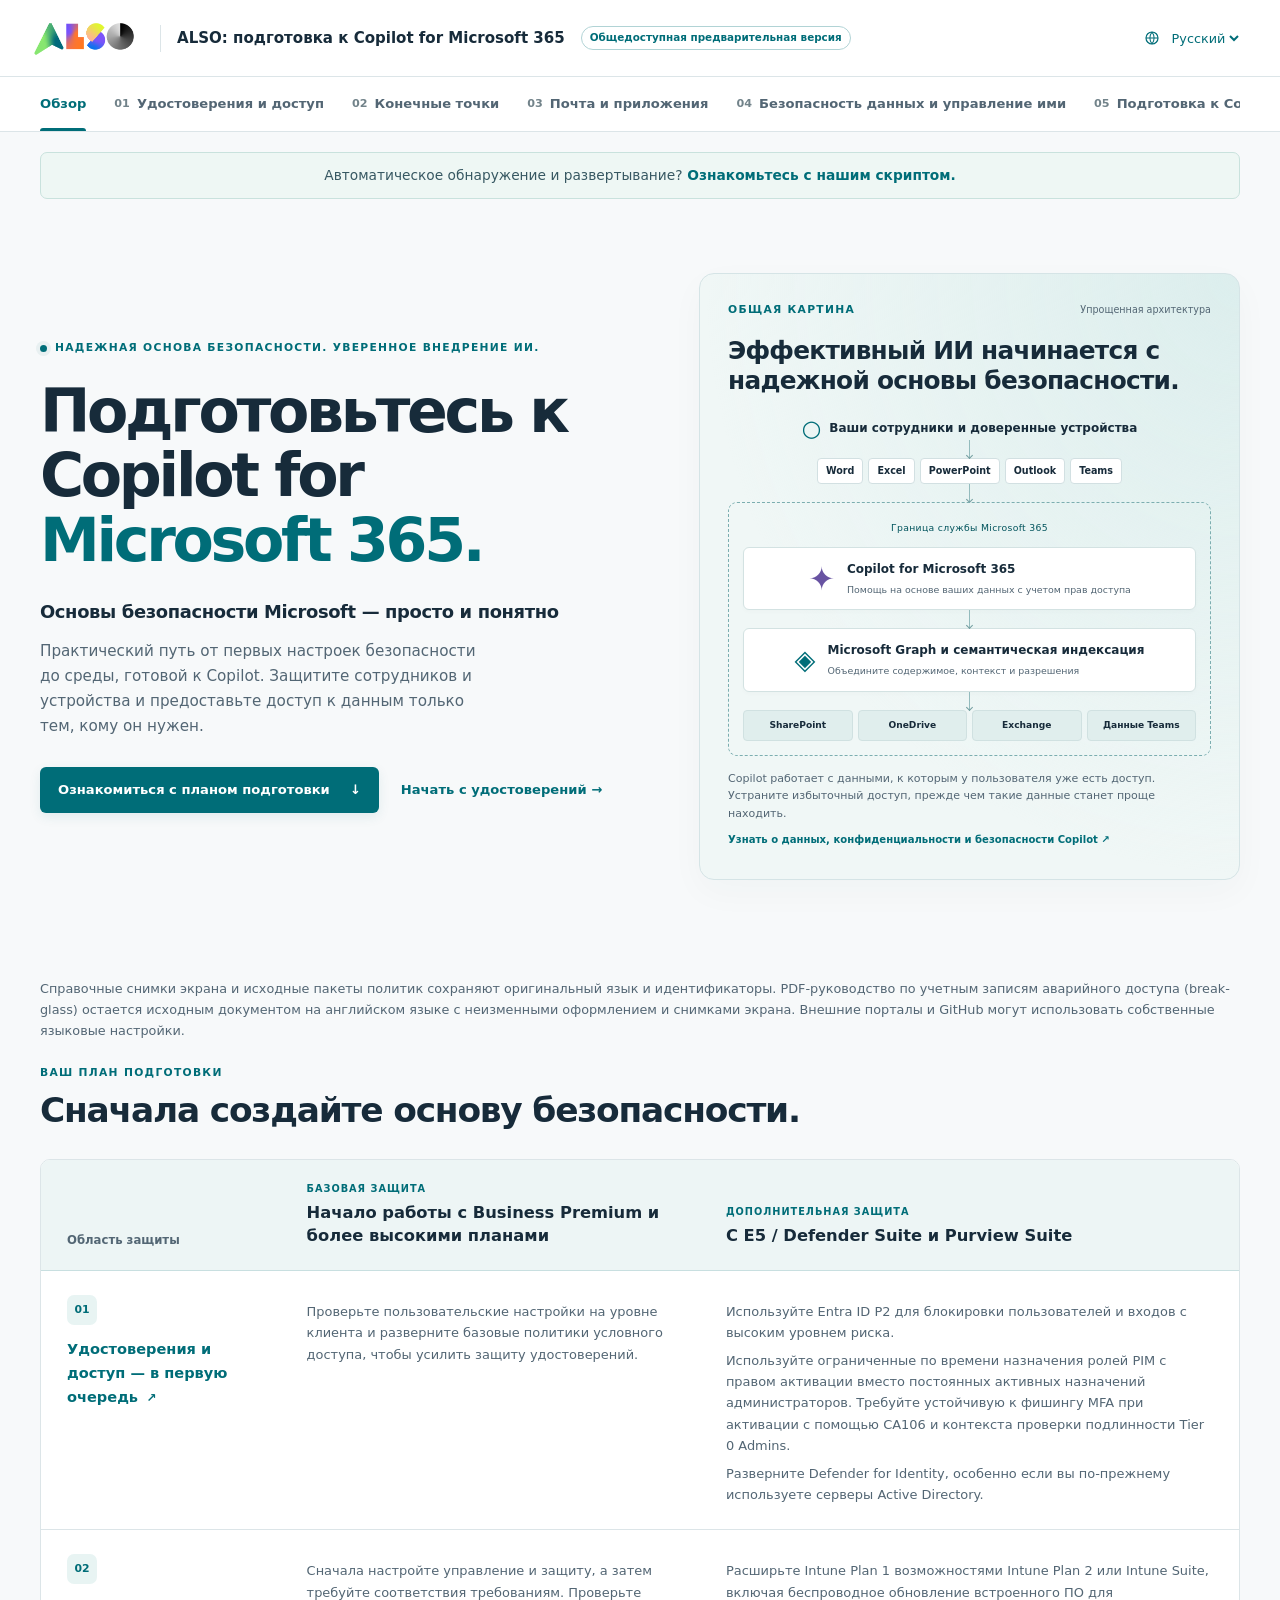
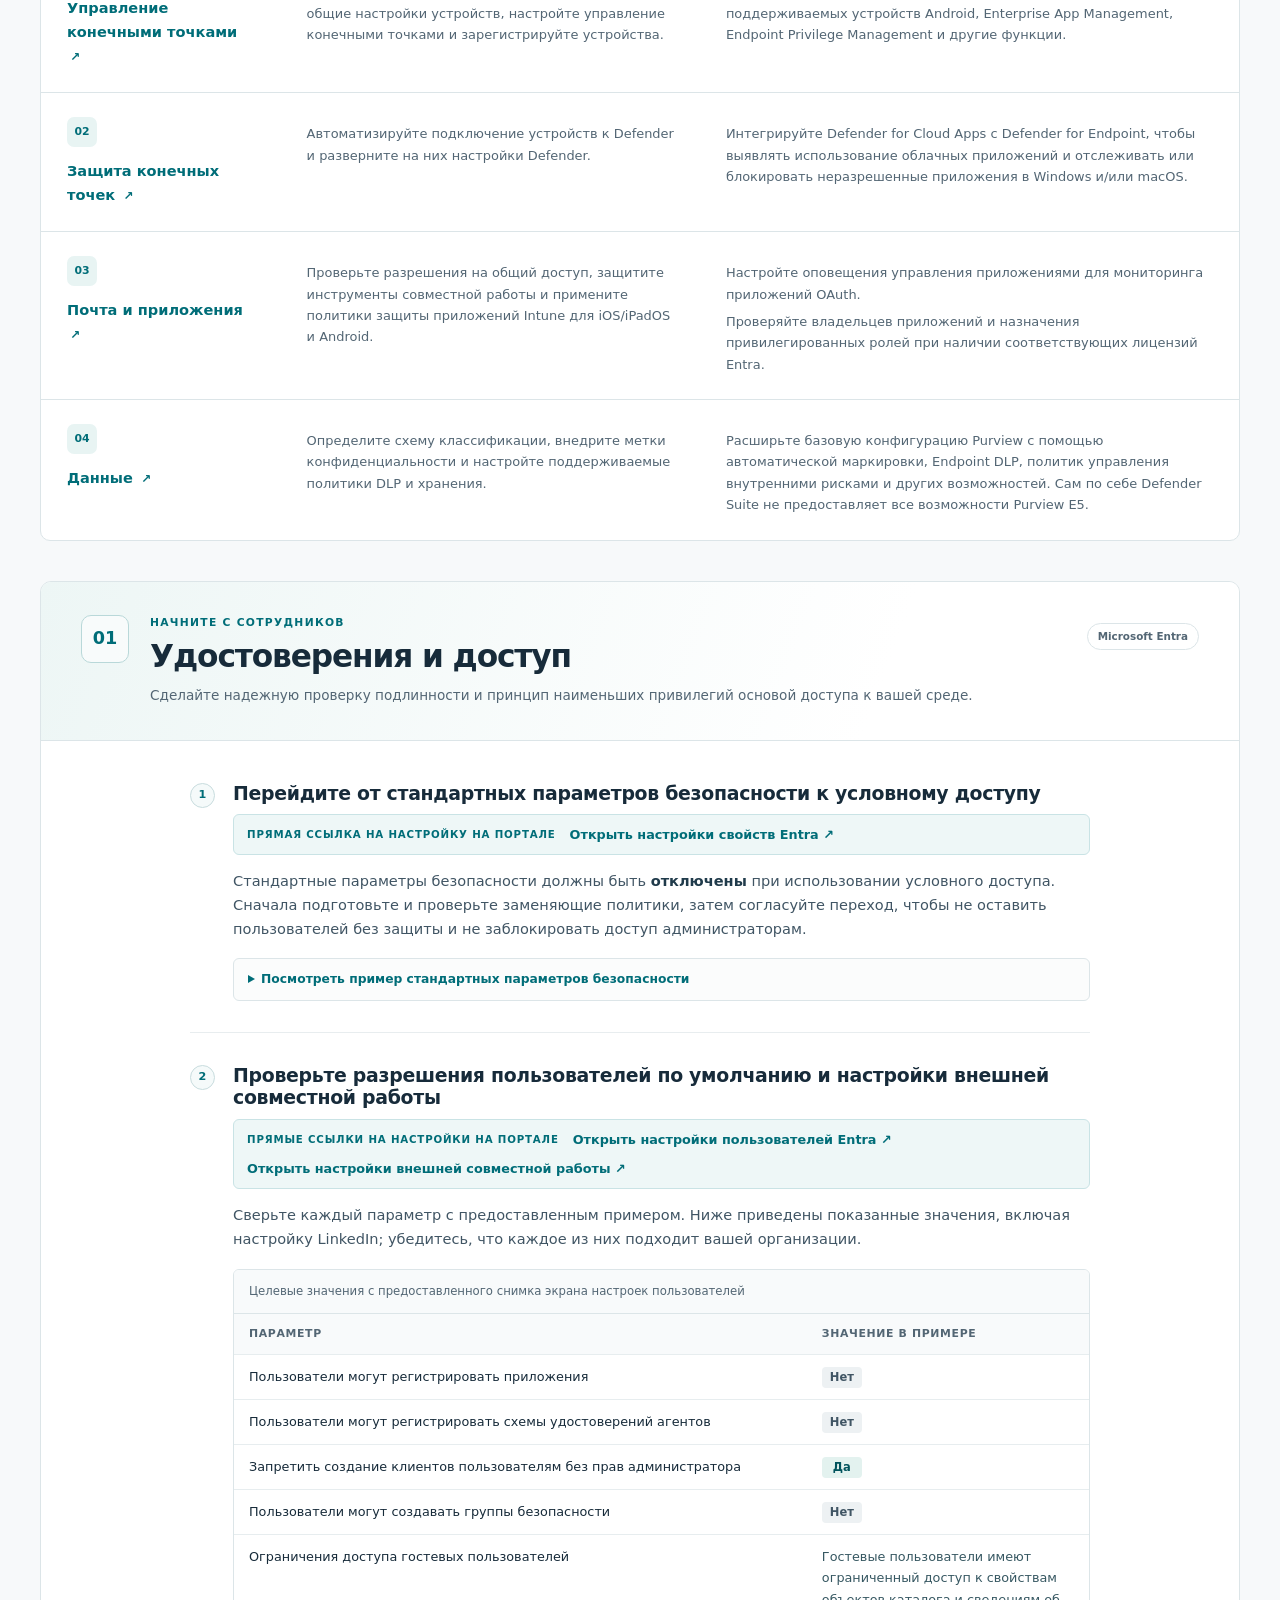
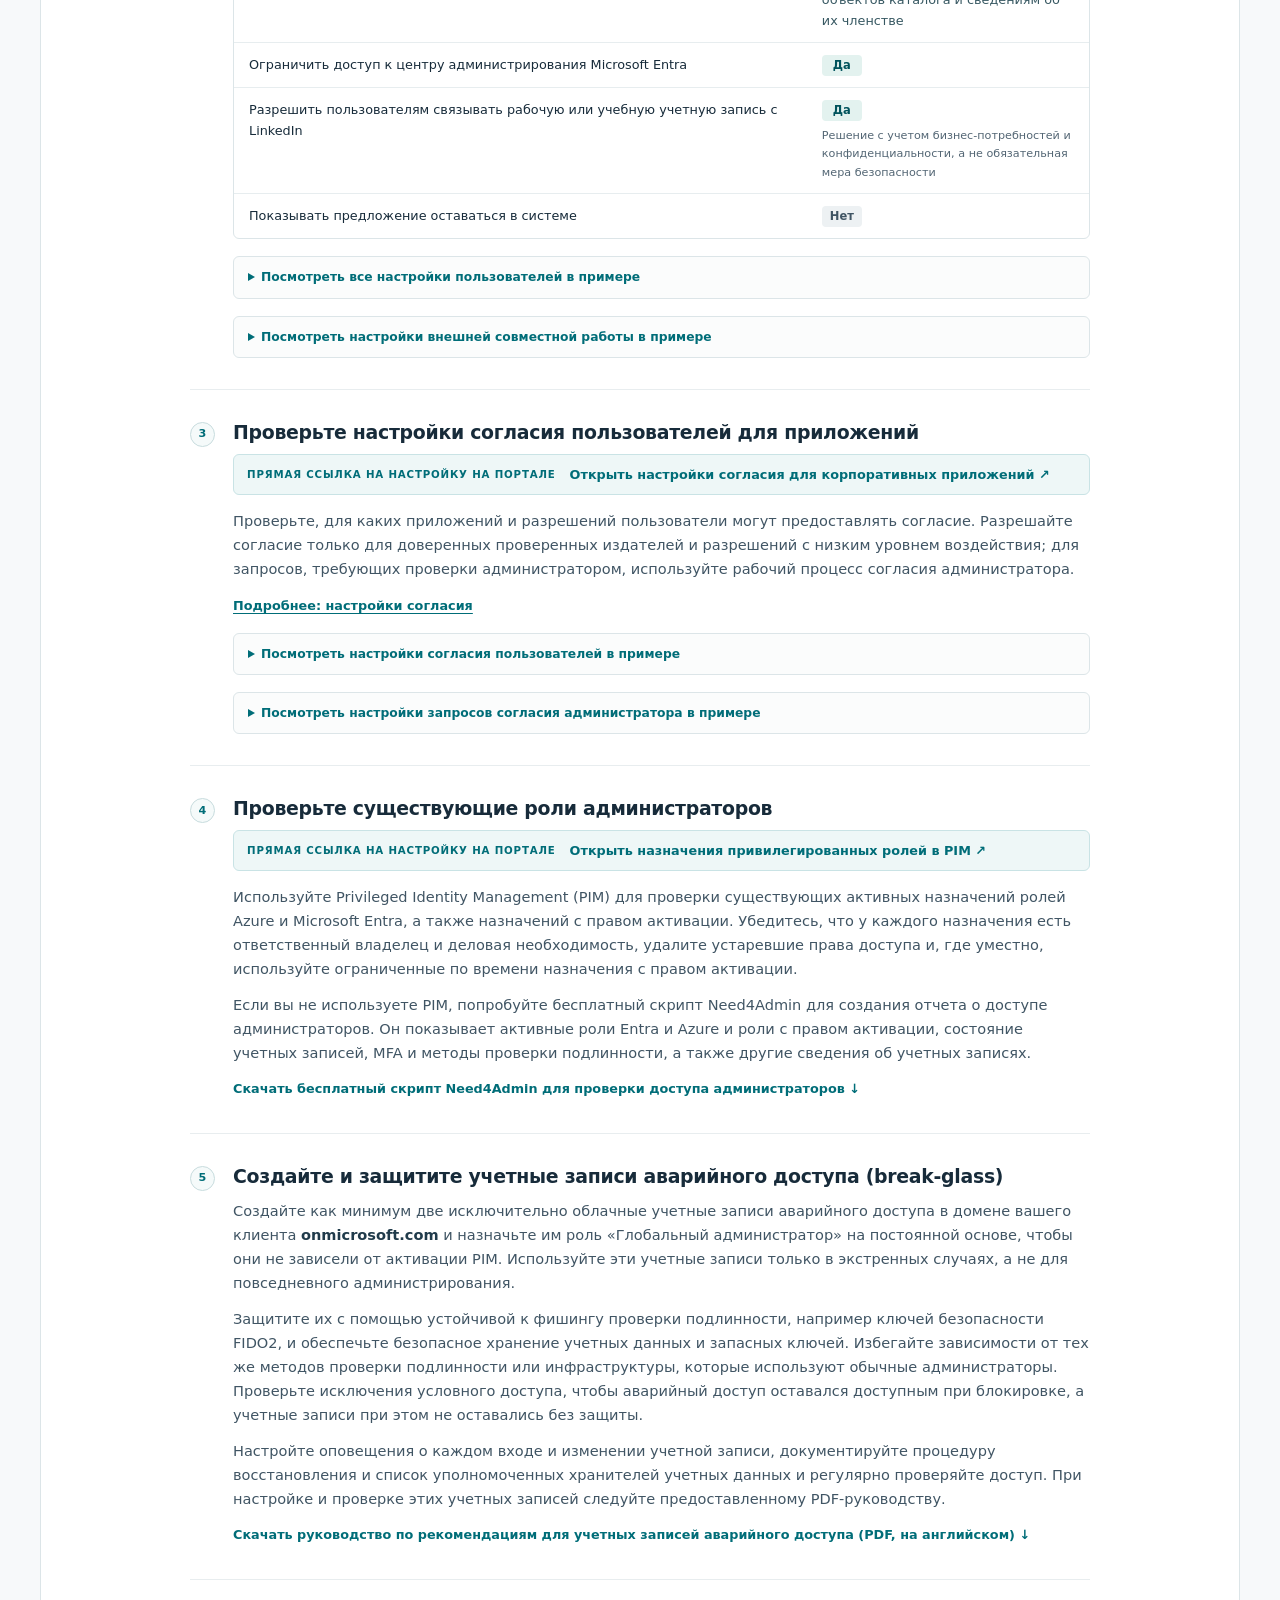
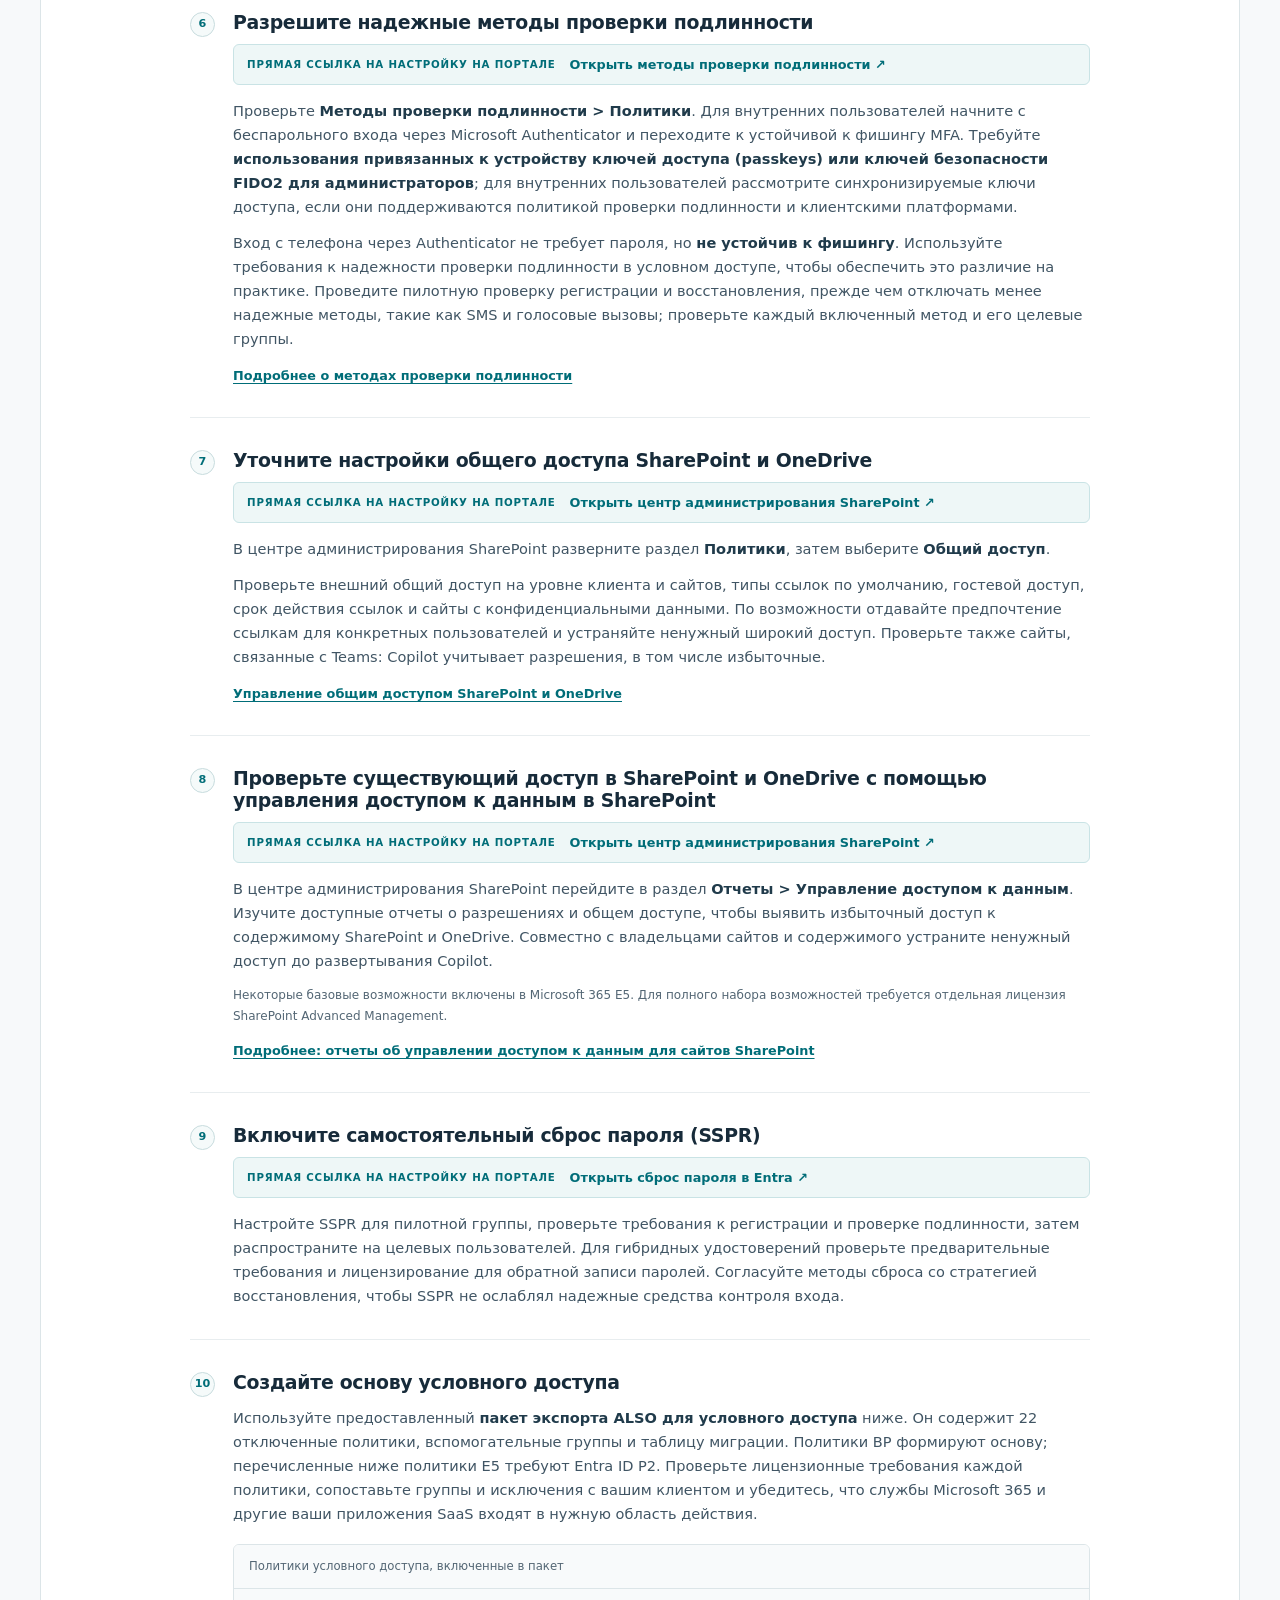
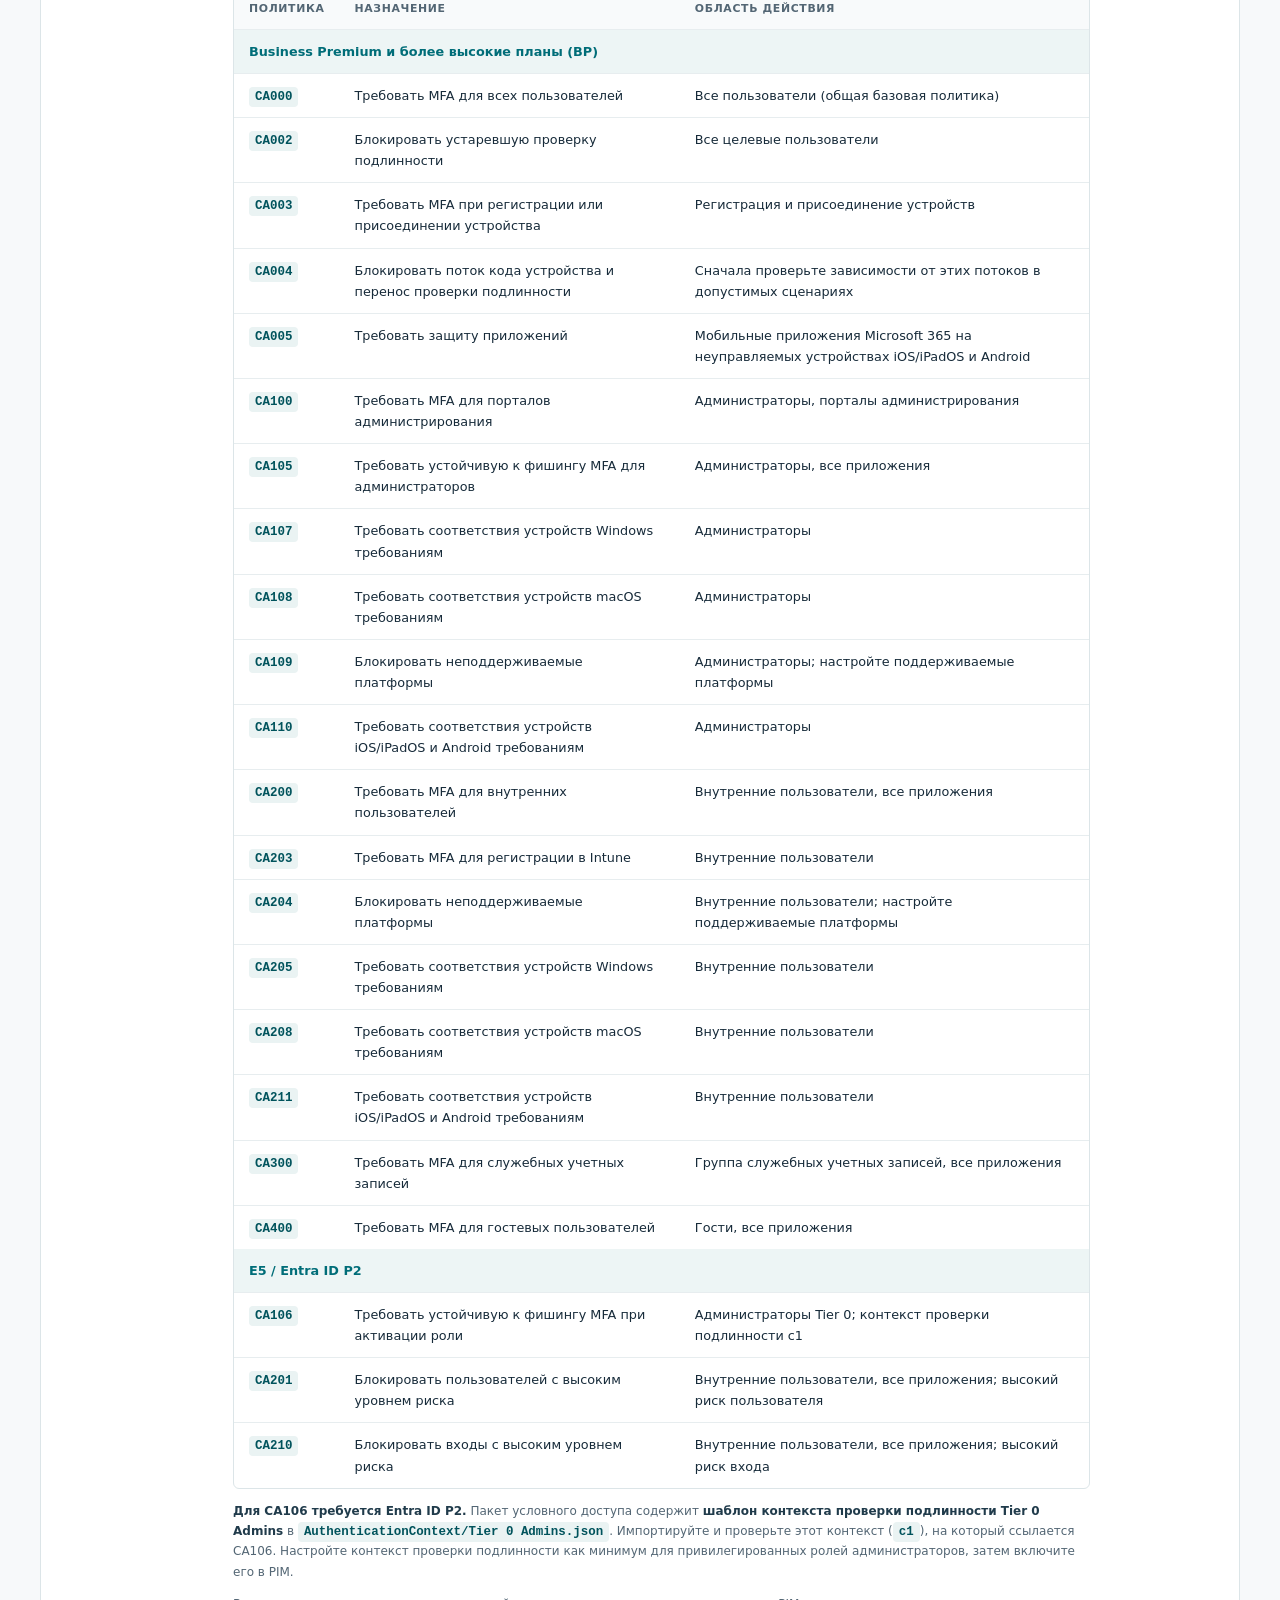
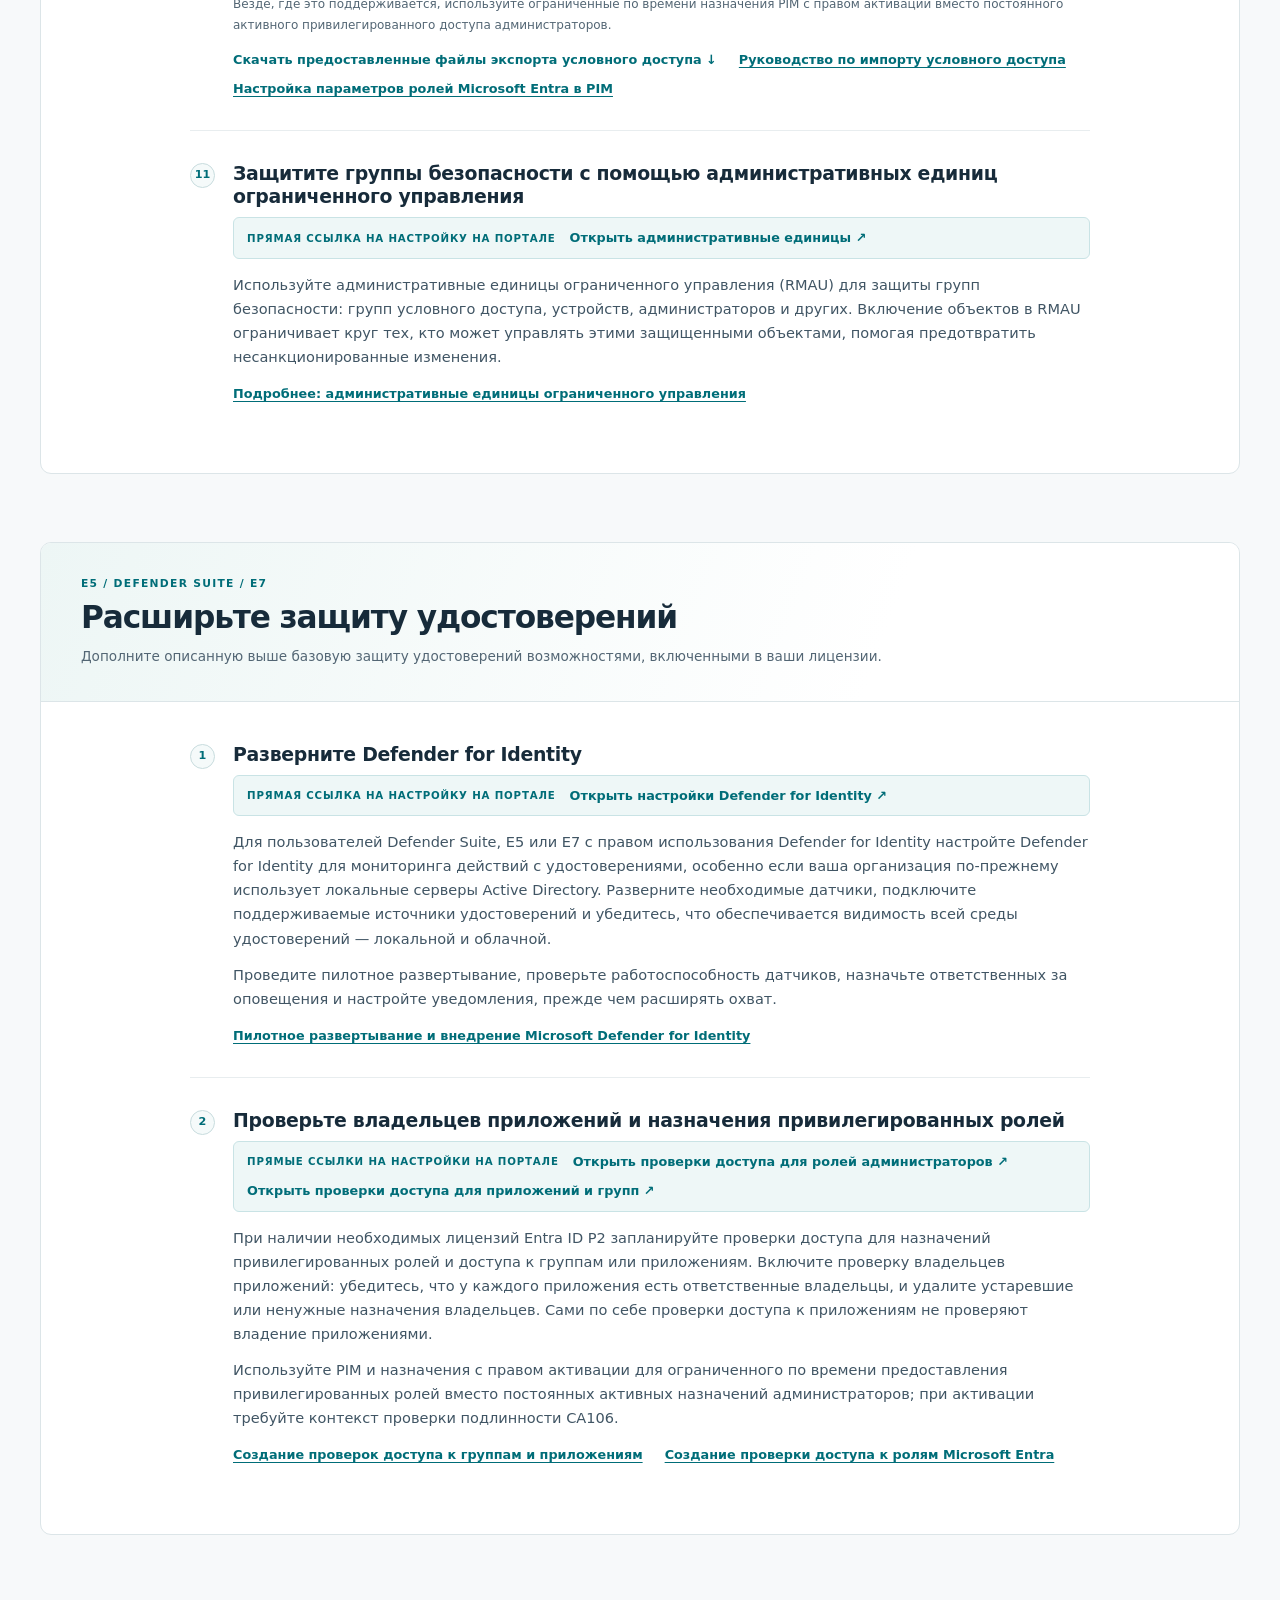
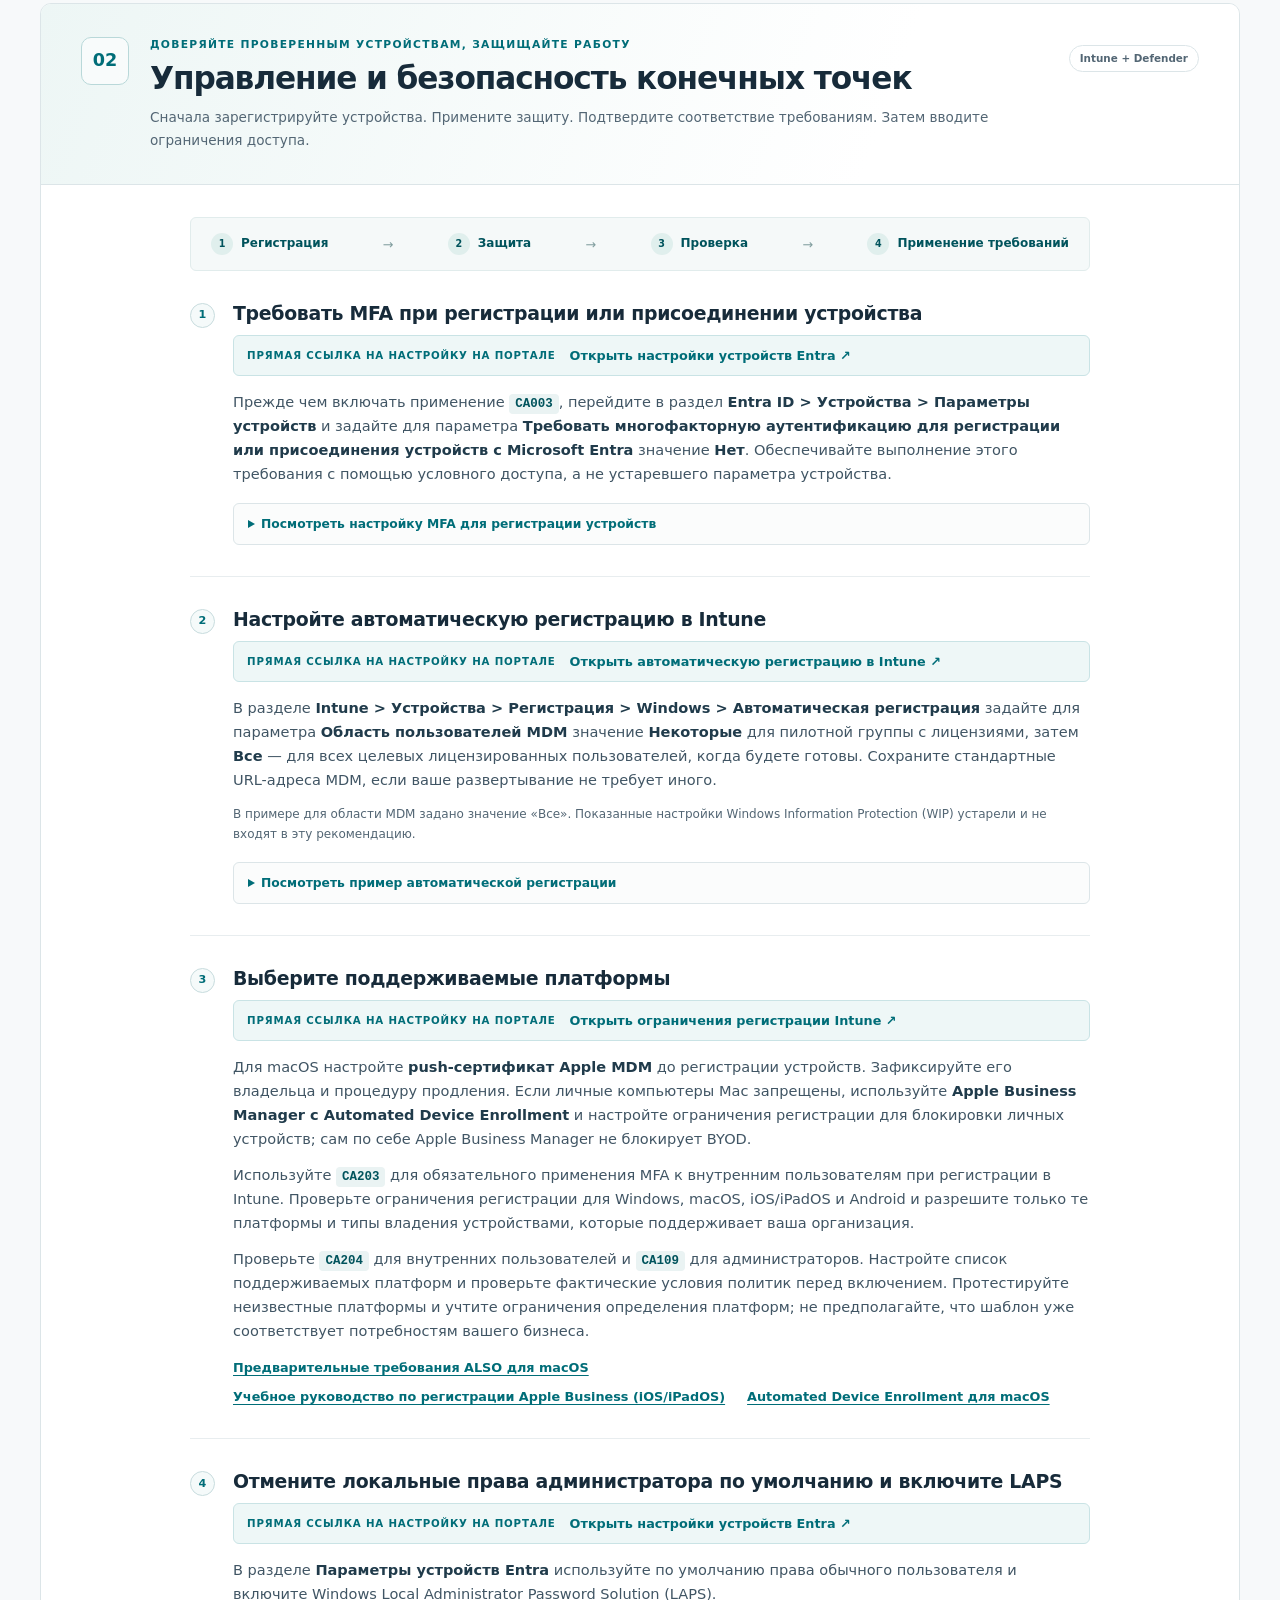
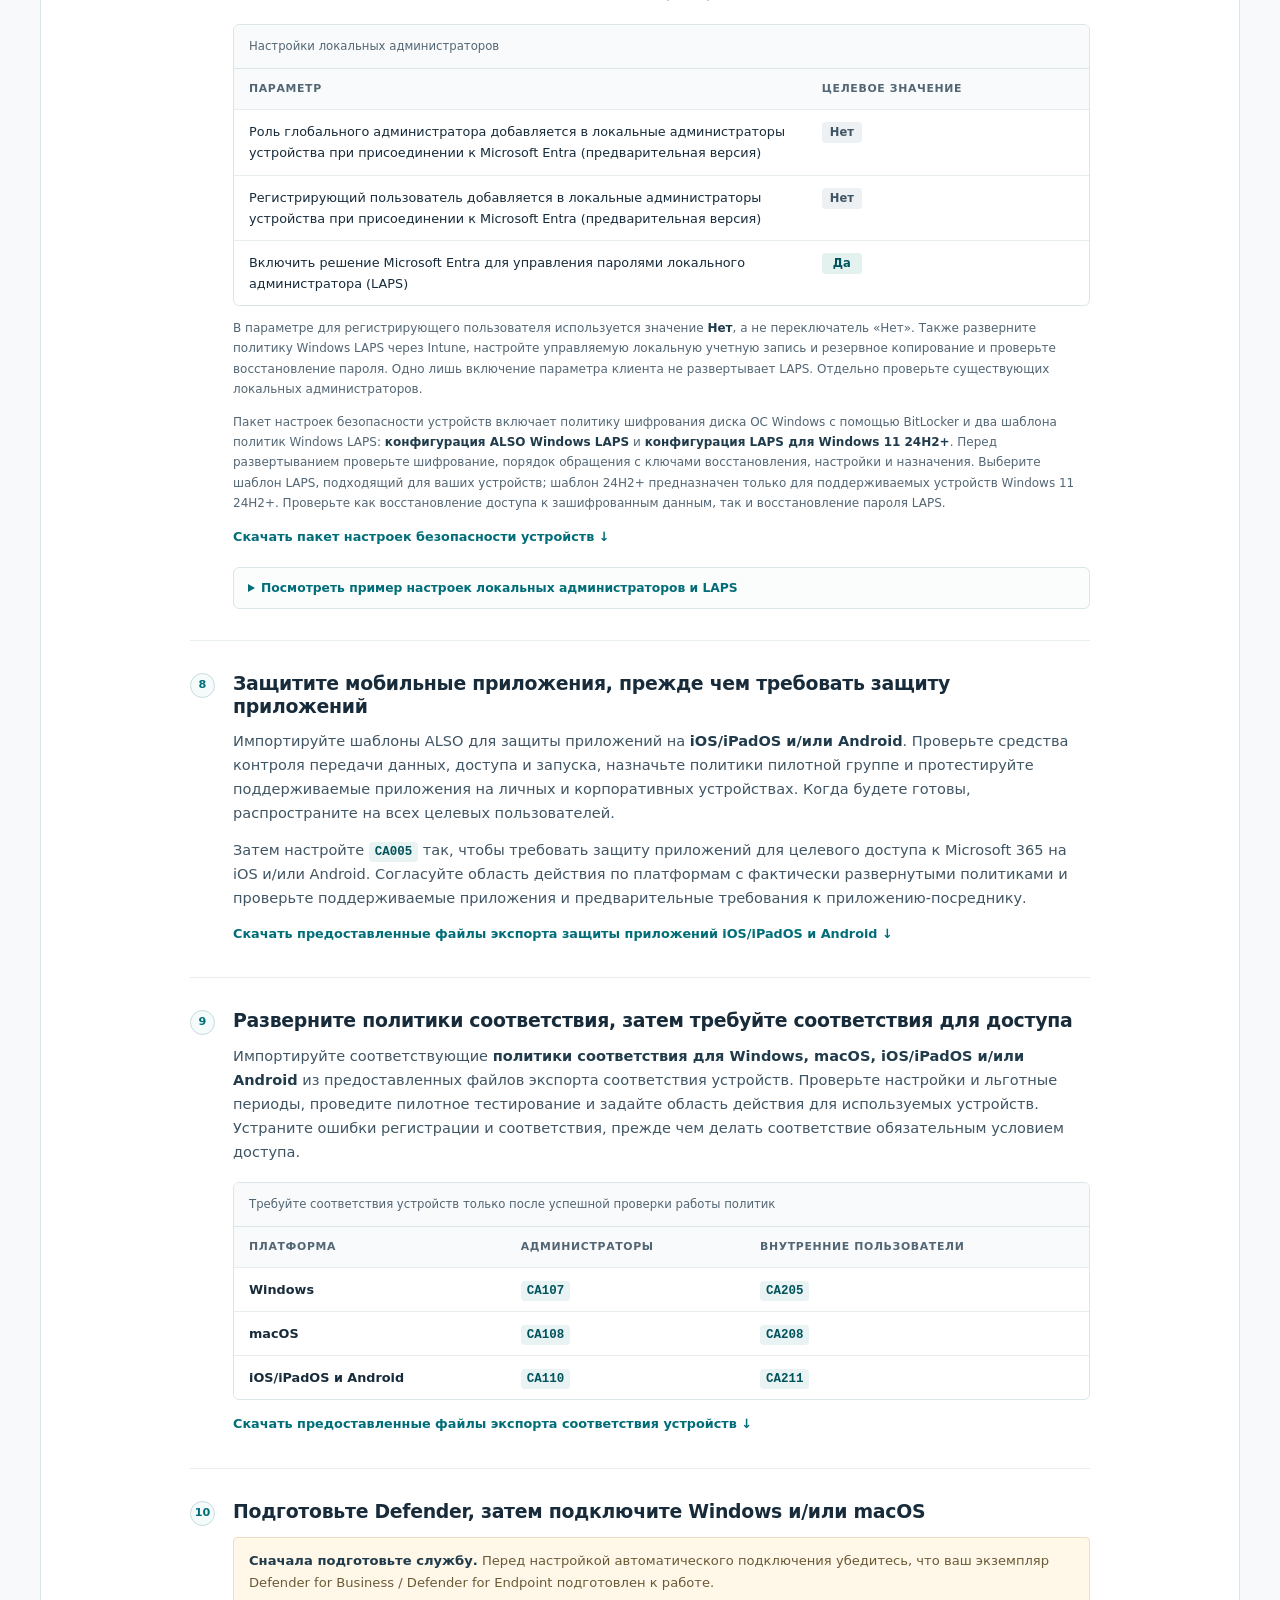
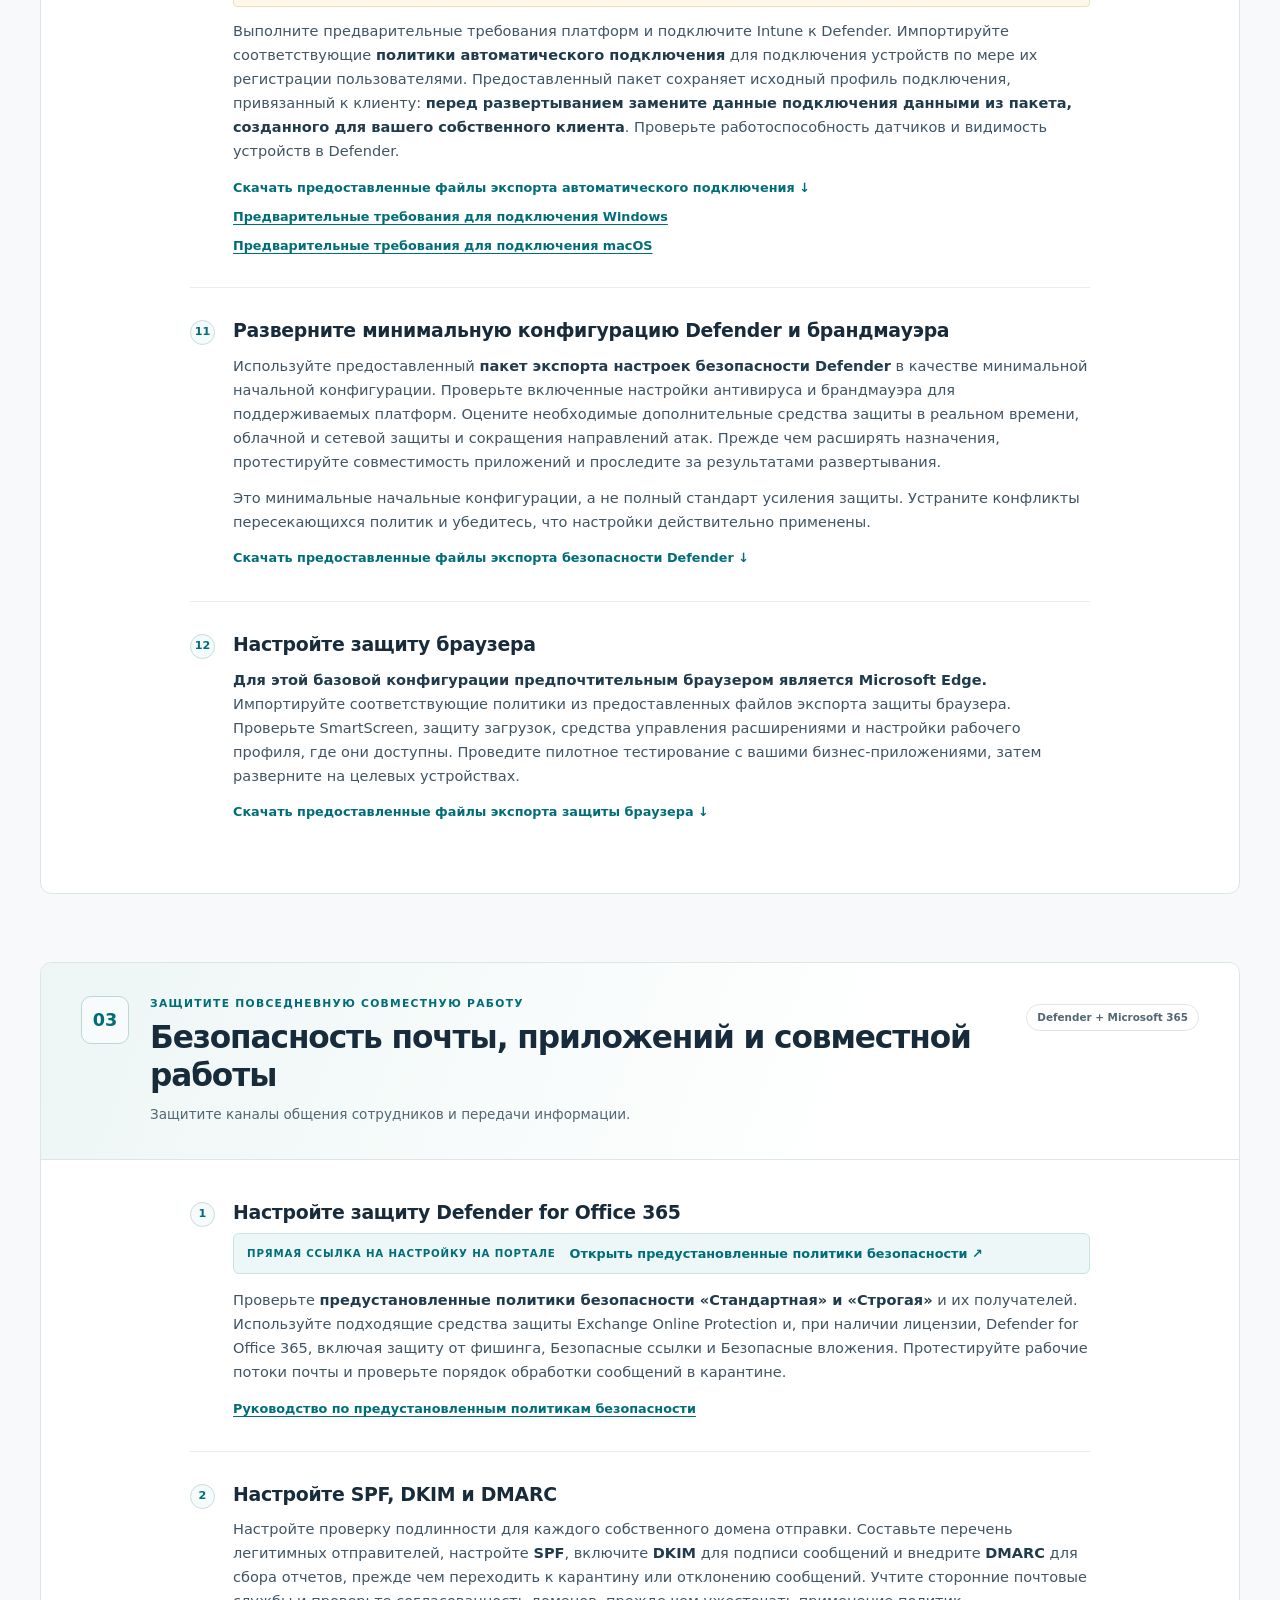
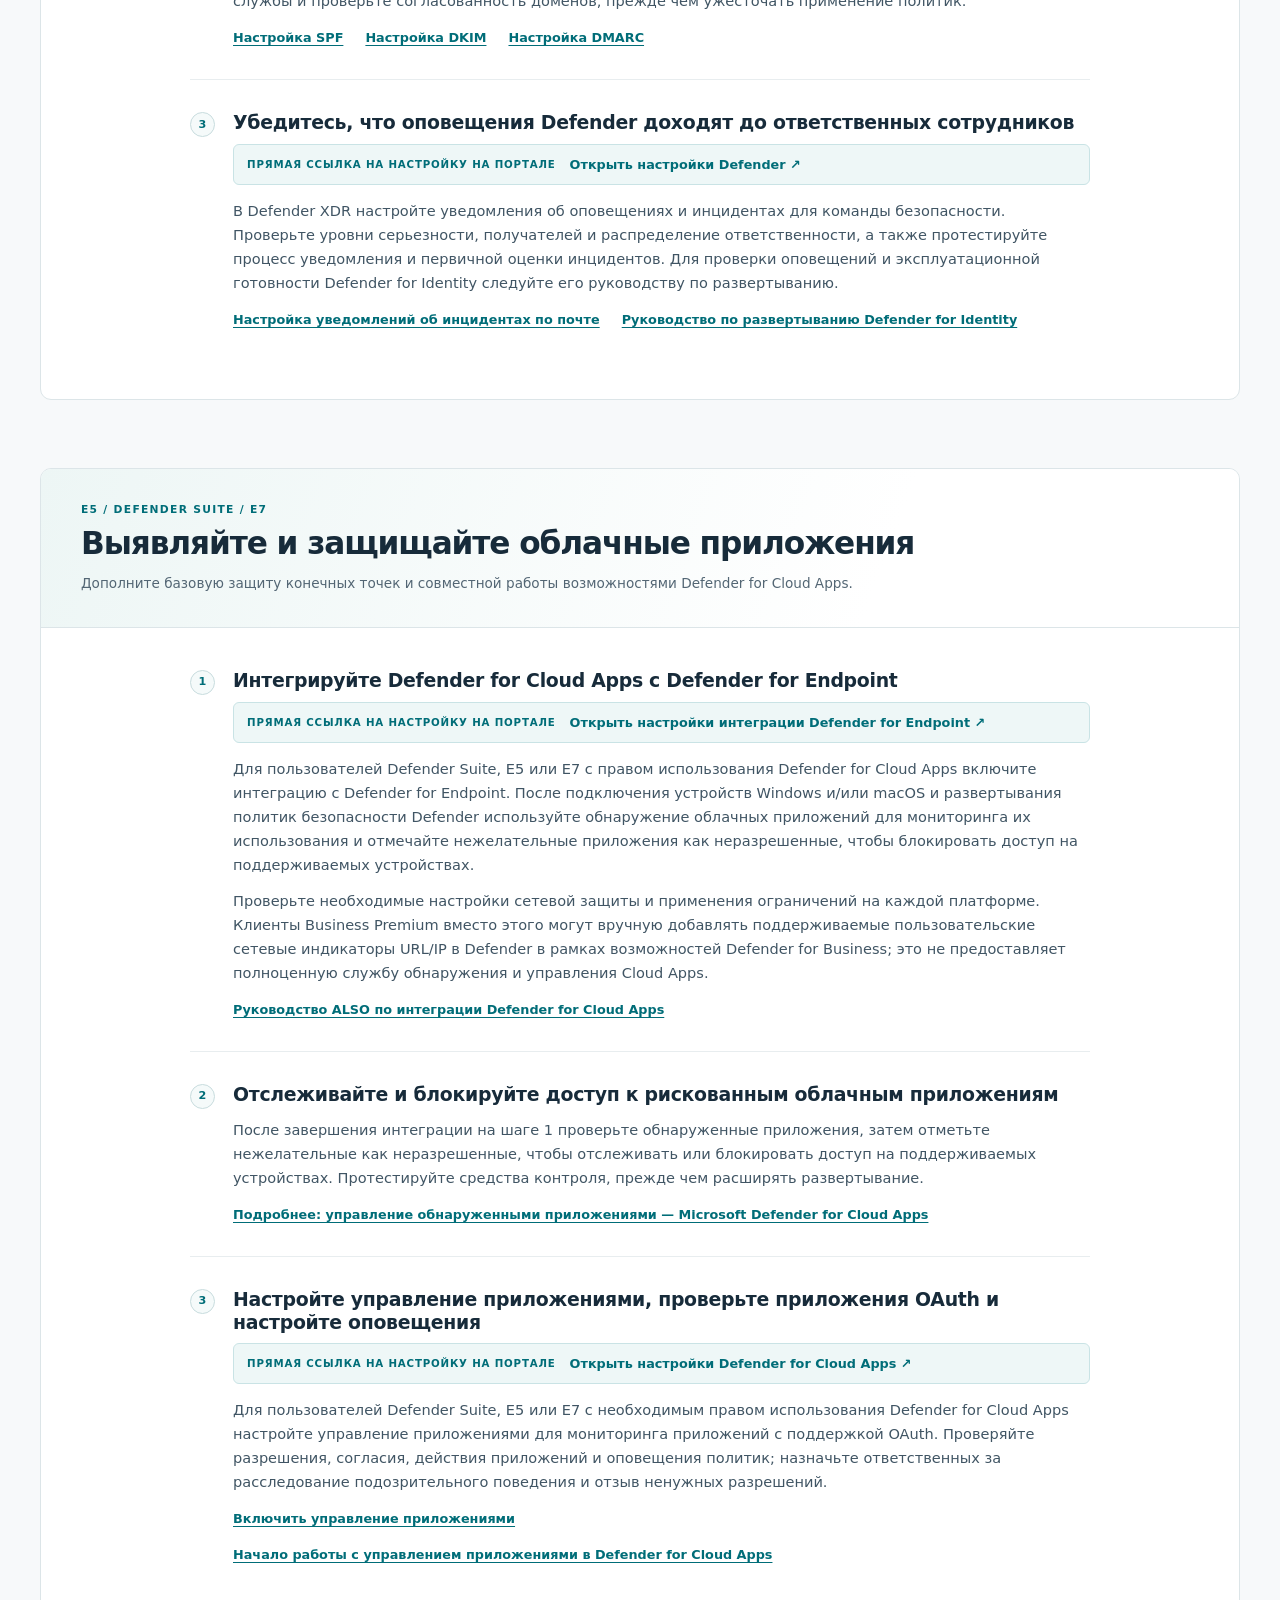
<file: site/ru/index.html>
<!doctype html>
<html lang="ru">
<head>
  <meta charset="utf-8">
  <meta name="viewport" content="width=device-width, initial-scale=1">
  <meta name="theme-color" content="#006d78">
  <meta name="description" content="Основы безопасности Microsoft — просто и понятно. Пошаговое руководство ALSO по защите удостоверений, устройств, совместной работы и данных перед развертыванием Copilot for Microsoft 365.">
  <title>ALSO: подготовка к Copilot for Microsoft 365</title>
  <link rel="icon" href="../assets/favicon.svg" type="image/svg+xml">
  <link rel="stylesheet" href="../styles.css">
  <script src="../site.js" defer></script>
  <script src="../language.js" defer></script>
</head>
<body>
  <a class="skip-link" href="#main">Перейти к руководству</a>
  <header class="site-header">
    <div class="header-inner">
      <a class="brand" href="#main" aria-label="ALSO: подготовка к Copilot for Microsoft 365 — главная">
        <img src="../assets/also-logo.png" alt="ALSO" class="brand-logo" width="112" height="37">
        <span class="brand-divider" aria-hidden="true"></span>
        <span class="brand-product">ALSO: подготовка к Copilot for Microsoft 365</span>
        <span class="preview-badge">Общедоступная предварительная версия</span>
      </a>
      <div class="language-selector">
        <svg viewBox="0 0 24 24" aria-hidden="true" focusable="false"><circle cx="12" cy="12" r="9"></circle><path d="M3 12h18M12 3a15 15 0 0 1 0 18M12 3a15 15 0 0 0 0 18"></path></svg>
        <select id="language-select" aria-label="Язык">
          <option value="../" lang="en">English</option>
          <option value="../de/" lang="de">Deutsch</option>
          <option value="../fr/" lang="fr">Français</option>
          <option value="../es/" lang="es">Español</option>
          <option value="../ru/" lang="ru" selected>Русский</option>
          <option value="../it/" lang="it">Italiano</option>
          <option value="../pl/" lang="pl">Polski</option>
        </select>
      </div>
    </div>
  </header>

  <nav class="chapter-nav" aria-label="Разделы руководства">
    <div class="nav-inner">
      <a href="#overview" aria-current="location">Обзор</a>
      <a href="#identity"><span>01</span> Удостоверения и доступ</a>
      <a href="#endpoints"><span>02</span> Конечные точки</a>
      <a href="#collaboration"><span>03</span> Почта и приложения</a>
      <a href="#data"><span>04</span> Безопасность данных и управление ими</a>
      <a href="#copilot-preparation"><span>05</span> Подготовка к Copilot и его внедрение</a>
      <a href="#packages">Пакеты политик <span aria-hidden="true">&#8599;</span></a>
    </div>
  </nav>

  <main id="main">
    <aside class="discovery-banner section-width">
      <span>Автоматическое обнаружение и развертывание?</span>
      <a href="https://coc-ms.github.io/ALSO-Microsoft-Security-SecureByDefault/">Ознакомьтесь с нашим скриптом.</a>
    </aside>
    <section class="hero section-width" id="overview" aria-labelledby="hero-title">
      <div class="hero-copy">
        <p class="eyebrow"><span class="status-dot" aria-hidden="true"></span> Надежная основа безопасности. Уверенное внедрение ИИ.</p>
        <h1 id="hero-title">Подготовьтесь к<br>Copilot for<br><span>Microsoft 365.</span></h1>
        <p class="hero-subtitle">Основы безопасности Microsoft — просто и понятно</p>
        <p class="hero-description">Практический путь от первых настроек безопасности до среды, готовой к Copilot. Защитите сотрудников и устройства и предоставьте доступ к данным только тем, кому он нужен.</p>
        <div class="hero-actions">
          <a class="button primary" href="#readiness">Ознакомиться с планом подготовки <span aria-hidden="true">&#8595;</span></a>
          <a class="text-link" href="#identity">Начать с удостоверений <span aria-hidden="true">&#8594;</span></a>
        </div>
      </div>

      <figure class="architecture" aria-labelledby="architecture-title">
        <div class="diagram-topline"><span class="eyebrow">Общая картина</span><span class="diagram-label">Упрощенная архитектура</span></div>
        <h2 id="architecture-title">Эффективный ИИ начинается с<br>надежной основы безопасности.</h2>
        <div class="diagram-people"><span class="people-icon" aria-hidden="true">&#9675;</span> Ваши сотрудники и доверенные устройства</div>
        <div class="connector" aria-hidden="true"></div>
        <div class="app-strip"><span>Word</span><span>Excel</span><span>PowerPoint</span><span>Outlook</span><span>Teams</span></div>
        <div class="connector" aria-hidden="true"></div>
        <div class="service-boundary">
          <span class="boundary-label">Граница службы Microsoft 365</span>
          <div class="copilot-node"><span class="spark" aria-hidden="true">&#10022;</span><div><strong>Copilot for Microsoft 365</strong><small>Помощь на основе ваших данных с учетом прав доступа</small></div></div>
          <div class="connector" aria-hidden="true"></div>
          <div class="graph-node"><span class="graph-symbol" aria-hidden="true">&#9672;</span><div><strong>Microsoft Graph и семантическая индексация</strong><small>Объедините содержимое, контекст и разрешения</small></div></div>
          <div class="connector" aria-hidden="true"></div>
          <div class="data-nodes"><span>SharePoint</span><span>OneDrive</span><span>Exchange</span><span>Данные Teams</span></div>
        </div>
        <figcaption>Copilot работает с данными, к которым у пользователя уже есть доступ. Устраните избыточный доступ, прежде чем такие данные станет проще находить.</figcaption>
        <a class="diagram-source" href="https://learn.microsoft.com/ru-ru/microsoft-365/copilot/microsoft-365-copilot-privacy">Узнать о данных, конфиденциальности и безопасности Copilot <span aria-hidden="true">&#8599;</span></a>
      </figure>
    </section>

    <section class="readiness section-width" id="readiness" aria-labelledby="readiness-title">
      <p class="translation-note">Справочные снимки экрана и исходные пакеты политик сохраняют оригинальный язык и идентификаторы. PDF-руководство по учетным записям аварийного доступа (break-glass) остается исходным документом на английском языке с неизменными оформлением и снимками экрана. Внешние порталы и GitHub могут использовать собственные языковые настройки.</p>
      <div class="section-heading">
        <div><p class="eyebrow">Ваш план подготовки</p><h2 id="readiness-title">Сначала создайте основу безопасности.</h2></div>
      </div>
      <div class="matrix-scroll">
        <table class="readiness-matrix">
          <caption class="sr-only">Рекомендации по базовой безопасности для каждой области защиты</caption>
          <thead><tr><th scope="col">Область защиты</th><th scope="col"><span class="tier-label">Базовая защита</span>Начало работы с Business Premium и более высокими планами</th><th scope="col"><span class="tier-label">Дополнительная защита</span>С E5 / Defender Suite и Purview Suite</th></tr></thead>
          <tbody>
            <tr><th scope="row"><a href="#identity"><span class="area-icon" aria-hidden="true">01</span>Удостоверения и доступ — в первую очередь <span aria-hidden="true">&#8599;</span></a></th><td data-label="Базовая защита&#10;Начало работы с Business Premium и более высокими планами"><p>Проверьте пользовательские настройки на уровне клиента и разверните базовые политики условного доступа, чтобы усилить защиту удостоверений.</p></td><td data-label="Дополнительная защита&#10;С E5 / Defender Suite и Purview Suite"><p>Используйте Entra ID P2 для блокировки пользователей и входов с высоким уровнем риска.</p><p>Используйте ограниченные по времени назначения ролей PIM с правом активации вместо постоянных активных назначений администраторов. Требуйте устойчивую к фишингу MFA при активации с помощью CA106 и контекста проверки подлинности Tier 0 Admins.</p><p>Разверните Defender for Identity, особенно если вы по-прежнему используете серверы Active Directory.</p></td></tr>
            <tr><th scope="row"><a href="#endpoints"><span class="area-icon" aria-hidden="true">02</span>Управление конечными точками <span aria-hidden="true">&#8599;</span></a></th><td data-label="Базовая защита&#10;Начало работы с Business Premium и более высокими планами"><p>Сначала настройте управление и защиту, а затем требуйте соответствия требованиям. Проверьте общие настройки устройств, настройте управление конечными точками и зарегистрируйте устройства.</p></td><td data-label="Дополнительная защита&#10;С E5 / Defender Suite и Purview Suite"><p>Расширьте Intune Plan 1 возможностями Intune Plan 2 или Intune Suite, включая беспроводное обновление встроенного ПО для поддерживаемых устройств Android, Enterprise App Management, Endpoint Privilege Management и другие функции.</p></td></tr>
            <tr><th scope="row"><a href="#endpoints"><span class="area-icon" aria-hidden="true">02</span>Защита конечных точек <span aria-hidden="true">&#8599;</span></a></th><td data-label="Базовая защита&#10;Начало работы с Business Premium и более высокими планами"><p>Автоматизируйте подключение устройств к Defender и разверните на них настройки Defender.</p></td><td data-label="Дополнительная защита&#10;С E5 / Defender Suite и Purview Suite"><p>Интегрируйте Defender for Cloud Apps с Defender for Endpoint, чтобы выявлять использование облачных приложений и отслеживать или блокировать неразрешенные приложения в Windows и/или macOS.</p></td></tr>
            <tr><th scope="row"><a href="#collaboration"><span class="area-icon" aria-hidden="true">03</span>Почта и приложения <span aria-hidden="true">&#8599;</span></a></th><td data-label="Базовая защита&#10;Начало работы с Business Premium и более высокими планами"><p>Проверьте разрешения на общий доступ, защитите инструменты совместной работы и примените политики защиты приложений Intune для iOS/iPadOS и Android.</p></td><td data-label="Дополнительная защита&#10;С E5 / Defender Suite и Purview Suite"><p>Настройте оповещения управления приложениями для мониторинга приложений OAuth.</p><p>Проверяйте владельцев приложений и назначения привилегированных ролей при наличии соответствующих лицензий Entra.</p></td></tr>
            <tr><th scope="row"><a href="#data"><span class="area-icon" aria-hidden="true">04</span>Данные <span aria-hidden="true">&#8599;</span></a></th><td data-label="Базовая защита&#10;Начало работы с Business Premium и более высокими планами"><p>Определите схему классификации, внедрите метки конфиденциальности и настройте поддерживаемые политики DLP и хранения.</p></td><td data-label="Дополнительная защита&#10;С E5 / Defender Suite и Purview Suite"><p>Расширьте базовую конфигурацию Purview с помощью автоматической маркировки, Endpoint DLP, политик управления внутренними рисками и других возможностей. Сам по себе Defender Suite не предоставляет все возможности Purview E5.</p></td></tr>
          </tbody>
        </table>
      </div>
    </section>

    <section class="guide-section section-width" id="identity" aria-labelledby="identity-title">
      <div class="chapter-heading">
        <div class="chapter-number">01</div>
        <div><p class="eyebrow">Начните с сотрудников</p><h2 id="identity-title">Удостоверения и доступ</h2><p>Сделайте надежную проверку подлинности и принцип наименьших привилегий основой доступа к вашей среде.</p></div>
        <span class="chapter-category">Microsoft Entra</span>
      </div>
      <div class="guide-body">
        <article class="step" id="security-defaults">
          <div class="step-marker">1</div><div class="step-content">
            <h3>Перейдите от стандартных параметров безопасности к условному доступу</h3>
            <div class="portal-links"><span class="portal-tag">Прямая ссылка на настройку на портале</span><a class="resource-link" href="https://entra.microsoft.com/#view/Microsoft_AAD_IAM/ActiveDirectoryMenuBlade/~/Properties">Открыть настройки свойств Entra <span aria-hidden="true">&#8599;</span></a></div>
            <p>Стандартные параметры безопасности должны быть <strong>отключены</strong> при использовании условного доступа. Сначала подготовьте и проверьте заменяющие политики, затем согласуйте переход, чтобы не оставить пользователей без защиты и не заблокировать доступ администраторам.</p>
            <details class="visual-reference"><summary>Посмотреть пример стандартных параметров безопасности</summary><figure><img src="../assets/security-defaults.png" alt="На панели стандартных параметров безопасности поясняется, что существующие политики условного доступа не позволяют включить стандартные параметры безопасности." width="1550" height="218"><figcaption>В клиенте, показанном в примере, уже используется условный доступ. Убедитесь, что стандартные параметры безопасности отключены в вашем клиенте; до миграции элемент управления на портале может выглядеть иначе.</figcaption></figure></details>
          </div>
        </article>
        <article class="step" id="user-settings">
          <div class="step-marker">2</div><div class="step-content">
            <h3>Проверьте разрешения пользователей по умолчанию и настройки внешней совместной работы</h3>
            <div class="portal-links"><span class="portal-tag">Прямые ссылки на настройки на портале</span><a class="resource-link" href="https://entra.microsoft.com/#view/Microsoft_AAD_UsersAndTenants/UserManagementMenuBlade/~/UserSettings">Открыть настройки пользователей Entra <span aria-hidden="true">&#8599;</span></a><a class="resource-link" href="https://entra.microsoft.com/#view/Microsoft_AAD_IAM/AllowlistPolicyBlade">Открыть настройки внешней совместной работы <span aria-hidden="true">&#8599;</span></a></div>
            <p>Сверьте каждый параметр с предоставленным примером. Ниже приведены показанные значения, включая настройку LinkedIn; убедитесь, что каждое из них подходит вашей организации.</p>
            <div class="table-wrap"><table class="settings-table"><caption>Целевые значения с предоставленного снимка экрана настроек пользователей</caption><thead><tr><th scope="col">Параметр</th><th scope="col">Значение в примере</th></tr></thead><tbody>
              <tr><td>Пользователи могут регистрировать приложения</td><td><span class="setting-value">Нет</span></td></tr>
              <tr><td>Пользователи могут регистрировать схемы удостоверений агентов</td><td><span class="setting-value">Нет</span></td></tr>
              <tr><td>Запретить создание клиентов пользователям без прав администратора</td><td><span class="setting-value yes">Да</span></td></tr>
              <tr><td>Пользователи могут создавать группы безопасности</td><td><span class="setting-value">Нет</span></td></tr>
              <tr><td>Ограничения доступа гостевых пользователей</td><td>Гостевые пользователи имеют ограниченный доступ к свойствам объектов каталога и сведениям об их членстве</td></tr>
              <tr><td>Ограничить доступ к центру администрирования Microsoft Entra</td><td><span class="setting-value yes">Да</span></td></tr>
              <tr><td>Разрешить пользователям связывать рабочую или учебную учетную запись с LinkedIn</td><td><span class="setting-value yes">Да</span> <small>Решение с учетом бизнес-потребностей и конфиденциальности, а не обязательная мера безопасности</small></td></tr>
              <tr><td>Показывать предложение оставаться в системе</td><td><span class="setting-value">Нет</span></td></tr>
            </tbody></table></div>
            <details class="visual-reference"><summary>Посмотреть все настройки пользователей в примере</summary><figure><img src="../assets/user-settings.png" alt="Настройки пользователей Entra с восемью целевыми значениями, указанными в таблице выше." width="1239" height="1032"><figcaption>Пример конфигурации. Предварительные настройки и их названия могут меняться по мере обновления портала Microsoft.</figcaption></figure></details>
            <details class="visual-reference"><summary>Посмотреть настройки внешней совместной работы в примере</summary><figure><img src="../assets/external-collaboration.png" alt="Настройки внешней совместной работы Microsoft Entra: гостевой доступ, приглашения, самостоятельная регистрация, параметры выхода внешних пользователей из организации и ограничения совместной работы." width="1456" height="993"><figcaption>Предоставленный справочный снимок экрана. Проверьте гостевой доступ, приглашения, самостоятельную регистрацию и ограничения доменов на соответствие требованиям вашей организации.</figcaption></figure></details>
          </div>
        </article>
        <article class="step" id="user-consent-settings">
          <div class="step-marker">3</div><div class="step-content">
            <h3>Проверьте настройки согласия пользователей для приложений</h3>
            <div class="portal-links"><span class="portal-tag">Прямая ссылка на настройку на портале</span><a class="resource-link" href="https://entra.microsoft.com/#view/Microsoft_AAD_IAM/ConsentPoliciesMenuBlade/~/UserSettings">Открыть настройки согласия для корпоративных приложений <span aria-hidden="true">&#8599;</span></a></div>
            <p>Проверьте, для каких приложений и разрешений пользователи могут предоставлять согласие. Разрешайте согласие только для доверенных проверенных издателей и разрешений с низким уровнем воздействия; для запросов, требующих проверки администратором, используйте рабочий процесс согласия администратора.</p>
            <div class="resource-links"><a href="https://learn.microsoft.com/ru-ru/entra/identity/enterprise-apps/configure-user-consent">Подробнее: настройки согласия</a></div>
            <details class="visual-reference"><summary>Посмотреть настройки согласия пользователей в примере</summary><figure><img src="../assets/consent-user-settings.png" alt="Настройки согласия пользователей Microsoft Entra, в которых согласие ограничено проверенными издателями и выбранными разрешениями с низким уровнем воздействия." width="1183" height="424"><figcaption>Предоставленный пример настроек согласия пользователей. Убедитесь, что классификация разрешений и политика согласия соответствуют требованиям вашей организации.</figcaption></figure></details>
            <details class="visual-reference"><summary>Посмотреть настройки запросов согласия администратора в примере</summary><figure><img src="../assets/consent-admin-settings.png" alt="Настройки согласия администратора Microsoft Entra: включенные запросы согласия администратора, выбранные проверяющие, уведомления по почте, напоминания и срок действия 30 дней." width="1406" height="627"><figcaption>Предоставленный пример запросов согласия администратора. Настройте проверяющих, уведомления и срок действия запросов в соответствии с потребностями вашей организации.</figcaption></figure></details>
          </div>
        </article>
        <article class="step" id="admin-role-review">
          <div class="step-marker">4</div><div class="step-content">
            <h3>Проверьте существующие роли администраторов</h3>
            <div class="portal-links"><span class="portal-tag">Прямая ссылка на настройку на портале</span><a class="resource-link" href="https://entra.microsoft.com/#view/Microsoft_Azure_PIMCommon/ResourceMenuBlade/~/members/resourceId//resourceType/tenant/provider/aadroles">Открыть назначения привилегированных ролей в PIM <span aria-hidden="true">&#8599;</span></a></div>
            <p>Используйте Privileged Identity Management (PIM) для проверки существующих активных назначений ролей Azure и Microsoft Entra, а также назначений с правом активации. Убедитесь, что у каждого назначения есть ответственный владелец и деловая необходимость, удалите устаревшие права доступа и, где уместно, используйте ограниченные по времени назначения с правом активации.</p>
            <p>Если вы не используете PIM, попробуйте бесплатный скрипт Need4Admin для создания отчета о доступе администраторов. Он показывает активные роли Entra и Azure и роли с правом активации, состояние учетных записей, MFA и методы проверки подлинности, а также другие сведения об учетных записях.</p>
            <a class="resource-link" href="../downloads/Need4Admin-main.zip" download>Скачать бесплатный скрипт Need4Admin для проверки доступа администраторов <span aria-hidden="true">&#8595;</span></a>
          </div>
        </article>
        <article class="step" id="break-glass">
          <div class="step-marker">5</div><div class="step-content">
            <h3>Создайте и защитите учетные записи аварийного доступа (break-glass)</h3>
            <p>Создайте как минимум две исключительно облачные учетные записи аварийного доступа в домене вашего клиента <strong>onmicrosoft.com</strong> и назначьте им роль «Глобальный администратор» на постоянной основе, чтобы они не зависели от активации PIM. Используйте эти учетные записи только в экстренных случаях, а не для повседневного администрирования.</p>
            <p>Защитите их с помощью устойчивой к фишингу проверки подлинности, например ключей безопасности FIDO2, и обеспечьте безопасное хранение учетных данных и запасных ключей. Избегайте зависимости от тех же методов проверки подлинности или инфраструктуры, которые используют обычные администраторы. Проверьте исключения условного доступа, чтобы аварийный доступ оставался доступным при блокировке, а учетные записи при этом не оставались без защиты.</p>
            <p>Настройте оповещения о каждом входе и изменении учетной записи, документируйте процедуру восстановления и список уполномоченных хранителей учетных данных и регулярно проверяйте доступ. При настройке и проверке этих учетных записей следуйте предоставленному PDF-руководству.</p>
            <a class="resource-link" href="../downloads/break-glass-account-best-practices.pdf" download>Скачать руководство по рекомендациям для учетных записей аварийного доступа (PDF, на английском) <span aria-hidden="true">&#8595;</span></a>
          </div>
        </article>
        <article class="step" id="authentication">
          <div class="step-marker">6</div><div class="step-content">
            <h3>Разрешите надежные методы проверки подлинности</h3>
            <div class="portal-links"><span class="portal-tag">Прямая ссылка на настройку на портале</span><a class="resource-link" href="https://entra.microsoft.com/#view/Microsoft_AAD_IAM/AuthenticationMethodsMenuBlade/~/AdminAuthMethods">Открыть методы проверки подлинности <span aria-hidden="true">&#8599;</span></a></div>
            <p>Проверьте <strong>Методы проверки подлинности &gt; Политики</strong>. Для внутренних пользователей начните с беспарольного входа через Microsoft Authenticator и переходите к устойчивой к фишингу MFA. Требуйте <strong>использования привязанных к устройству ключей доступа (passkeys) или ключей безопасности FIDO2 для администраторов</strong>; для внутренних пользователей рассмотрите синхронизируемые ключи доступа, если они поддерживаются политикой проверки подлинности и клиентскими платформами.</p>
            <p>Вход с телефона через Authenticator не требует пароля, но <strong>не устойчив к фишингу</strong>. Используйте требования к надежности проверки подлинности в условном доступе, чтобы обеспечить это различие на практике. Проведите пилотную проверку регистрации и восстановления, прежде чем отключать менее надежные методы, такие как SMS и голосовые вызовы; проверьте каждый включенный метод и его целевые группы.</p>
            <div class="resource-links"><a href="https://learn.microsoft.com/ru-ru/entra/identity/authentication/concept-authentication-methods-manage">Подробнее о методах проверки подлинности</a></div>
          </div>
        </article>
        <article class="step" id="sharing">
          <div class="step-marker">7</div><div class="step-content">
            <h3>Уточните настройки общего доступа SharePoint и OneDrive</h3>
            <div class="portal-links"><span class="portal-tag">Прямая ссылка на настройку на портале</span><a class="resource-link" href="https://admin.microsoft.com/sharepoint">Открыть центр администрирования SharePoint <span aria-hidden="true">&#8599;</span></a></div>
            <p>В центре администрирования SharePoint разверните раздел <strong>Политики</strong>, затем выберите <strong>Общий доступ</strong>.</p>
            <p>Проверьте внешний общий доступ на уровне клиента и сайтов, типы ссылок по умолчанию, гостевой доступ, срок действия ссылок и сайты с конфиденциальными данными. По возможности отдавайте предпочтение ссылкам для конкретных пользователей и устраняйте ненужный широкий доступ. Проверьте также сайты, связанные с Teams: Copilot учитывает разрешения, в том числе избыточные.</p>
            <div class="resource-links"><a href="https://learn.microsoft.com/ru-ru/sharepoint/turn-external-sharing-on-or-off">Управление общим доступом SharePoint и OneDrive</a></div>
          </div>
        </article>
        <article class="step" id="data-access-governance">
          <div class="step-marker">8</div><div class="step-content">
            <h3>Проверьте существующий доступ в SharePoint и OneDrive с помощью управления доступом к данным в SharePoint</h3>
            <div class="portal-links"><span class="portal-tag">Прямая ссылка на настройку на портале</span><a class="resource-link" href="https://admin.microsoft.com/sharepoint">Открыть центр администрирования SharePoint <span aria-hidden="true">&#8599;</span></a></div>
            <p>В центре администрирования SharePoint перейдите в раздел <strong>Отчеты &gt; Управление доступом к данным</strong>. Изучите доступные отчеты о разрешениях и общем доступе, чтобы выявить избыточный доступ к содержимому SharePoint и OneDrive. Совместно с владельцами сайтов и содержимого устраните ненужный доступ до развертывания Copilot.</p>
            <p class="small-note">Некоторые базовые возможности включены в Microsoft 365 E5. Для полного набора возможностей требуется отдельная лицензия SharePoint Advanced Management.</p>
            <div class="resource-links"><a href="https://learn.microsoft.com/ru-ru/sharepoint/data-access-governance-reports">Подробнее: отчеты об управлении доступом к данным для сайтов SharePoint</a></div>
          </div>
        </article>
        <article class="step" id="sspr">
          <div class="step-marker">9</div><div class="step-content">
            <h3>Включите самостоятельный сброс пароля (SSPR)</h3>
            <div class="portal-links"><span class="portal-tag">Прямая ссылка на настройку на портале</span><a class="resource-link" href="https://entra.microsoft.com/#view/Microsoft_AAD_IAM/PasswordResetMenuBlade/~/Properties">Открыть сброс пароля в Entra <span aria-hidden="true">&#8599;</span></a></div>
            <p>Настройте SSPR для пилотной группы, проверьте требования к регистрации и проверке подлинности, затем распространите на целевых пользователей. Для гибридных удостоверений проверьте предварительные требования и лицензирование для обратной записи паролей. Согласуйте методы сброса со стратегией восстановления, чтобы SSPR не ослаблял надежные средства контроля входа.</p>
          </div>
        </article>
        <article class="step" id="identity-policies">
          <div class="step-marker">10</div><div class="step-content">
            <h3>Создайте основу условного доступа</h3>
            <p>Используйте предоставленный <strong>пакет экспорта ALSO для условного доступа</strong> ниже. Он содержит 22 отключенные политики, вспомогательные группы и таблицу миграции. Политики BP формируют основу; перечисленные ниже политики E5 требуют Entra ID P2. Проверьте лицензионные требования каждой политики, сопоставьте группы и исключения с вашим клиентом и убедитесь, что службы Microsoft 365 и другие ваши приложения SaaS входят в нужную область действия.</p>
            <div class="table-wrap"><table class="policy-table"><caption>Политики условного доступа, включенные в пакет</caption><thead><tr><th scope="col">Политика</th><th scope="col">Назначение</th><th scope="col">Область действия</th></tr></thead><tbody>
              <tr class="policy-tier"><th colspan="3" scope="rowgroup">Business Premium и более высокие планы (BP)</th></tr>
              <tr><td><code>CA000</code></td><td>Требовать MFA для всех пользователей</td><td>Все пользователи (общая базовая политика)</td></tr>
              <tr><td><code>CA002</code></td><td>Блокировать устаревшую проверку подлинности</td><td>Все целевые пользователи</td></tr>
              <tr><td><code>CA003</code></td><td>Требовать MFA при регистрации или присоединении устройства</td><td>Регистрация и присоединение устройств</td></tr>
              <tr><td><code>CA004</code></td><td>Блокировать поток кода устройства и перенос проверки подлинности</td><td>Сначала проверьте зависимости от этих потоков в допустимых сценариях</td></tr>
              <tr><td><code>CA005</code></td><td>Требовать защиту приложений</td><td>Мобильные приложения Microsoft 365 на неуправляемых устройствах iOS/iPadOS и Android</td></tr>
              <tr><td><code>CA100</code></td><td>Требовать MFA для порталов администрирования</td><td>Администраторы, порталы администрирования</td></tr>
              <tr><td><code>CA105</code></td><td>Требовать устойчивую к фишингу MFA для администраторов</td><td>Администраторы, все приложения</td></tr>
              <tr><td><code>CA107</code></td><td>Требовать соответствия устройств Windows требованиям</td><td>Администраторы</td></tr>
              <tr><td><code>CA108</code></td><td>Требовать соответствия устройств macOS требованиям</td><td>Администраторы</td></tr>
              <tr><td><code>CA109</code></td><td>Блокировать неподдерживаемые платформы</td><td>Администраторы; настройте поддерживаемые платформы</td></tr>
              <tr><td><code>CA110</code></td><td>Требовать соответствия устройств iOS/iPadOS и Android требованиям</td><td>Администраторы</td></tr>
              <tr><td><code>CA200</code></td><td>Требовать MFA для внутренних пользователей</td><td>Внутренние пользователи, все приложения</td></tr>
              <tr><td><code>CA203</code></td><td>Требовать MFA для регистрации в Intune</td><td>Внутренние пользователи</td></tr>
              <tr><td><code>CA204</code></td><td>Блокировать неподдерживаемые платформы</td><td>Внутренние пользователи; настройте поддерживаемые платформы</td></tr>
              <tr><td><code>CA205</code></td><td>Требовать соответствия устройств Windows требованиям</td><td>Внутренние пользователи</td></tr>
              <tr><td><code>CA208</code></td><td>Требовать соответствия устройств macOS требованиям</td><td>Внутренние пользователи</td></tr>
              <tr><td><code>CA211</code></td><td>Требовать соответствия устройств iOS/iPadOS и Android требованиям</td><td>Внутренние пользователи</td></tr>
              <tr><td><code>CA300</code></td><td>Требовать MFA для служебных учетных записей</td><td>Группа служебных учетных записей, все приложения</td></tr>
              <tr><td><code>CA400</code></td><td>Требовать MFA для гостевых пользователей</td><td>Гости, все приложения</td></tr>
            </tbody><tbody>
              <tr class="policy-tier"><th colspan="3" scope="rowgroup">E5 / Entra ID P2</th></tr>
              <tr><td><code>CA106</code></td><td>Требовать устойчивую к фишингу MFA при активации роли</td><td>Администраторы Tier 0; контекст проверки подлинности c1</td></tr>
              <tr><td><code>CA201</code></td><td>Блокировать пользователей с высоким уровнем риска</td><td>Внутренние пользователи, все приложения; высокий риск пользователя</td></tr>
              <tr><td><code>CA210</code></td><td>Блокировать входы с высоким уровнем риска</td><td>Внутренние пользователи, все приложения; высокий риск входа</td></tr>
            </tbody></table></div>
            <p class="small-note"><strong>Для CA106 требуется Entra ID P2.</strong> Пакет условного доступа содержит <strong>шаблон контекста проверки подлинности Tier 0 Admins</strong> в <code>AuthenticationContext/Tier 0 Admins.json</code>. Импортируйте и проверьте этот контекст (<code>c1</code>), на который ссылается CA106. Настройте контекст проверки подлинности как минимум для привилегированных ролей администраторов, затем включите его в PIM.</p>
            <p class="small-note">Везде, где это поддерживается, используйте ограниченные по времени назначения PIM с правом активации вместо постоянного активного привилегированного доступа администраторов.</p>
            <div class="resource-links"><a class="resource-link" href="../downloads/conditional-access.zip" download>Скачать предоставленные файлы экспорта условного доступа <span aria-hidden="true">&#8595;</span></a><a href="https://github.com/CoC-MS/ALSO-Microsoft-Security-Conditional-Access/blob/main/docs/public/how-to-import.md">Руководство по импорту условного доступа</a><a href="https://learn.microsoft.com/ru-ru/entra/id-governance/privileged-identity-management/pim-how-to-change-default-settings">Настройка параметров ролей Microsoft Entra в PIM</a></div>
          </div>
        </article>
        <article class="step" id="restricted-management-admin-units">
          <div class="step-marker">11</div><div class="step-content">
            <h3>Защитите группы безопасности с помощью административных единиц ограниченного управления</h3>
            <div class="portal-links"><span class="portal-tag">Прямая ссылка на настройку на портале</span><a class="resource-link" href="https://entra.microsoft.com/#view/Microsoft_AAD_IAM/RolesManagementMenuBlade/~/AdminUnits">Открыть административные единицы <span aria-hidden="true">&#8599;</span></a></div>
            <p>Используйте административные единицы ограниченного управления (RMAU) для защиты групп безопасности: групп условного доступа, устройств, администраторов и других. Включение объектов в RMAU ограничивает круг тех, кто может управлять этими защищенными объектами, помогая предотвратить несанкционированные изменения.</p>
            <div class="resource-links"><a href="https://learn.microsoft.com/ru-ru/entra/identity/role-based-access-control/admin-units-restricted-management">Подробнее: административные единицы ограниченного управления</a></div>
          </div>
        </article>
      </div>
    </section>

    <section class="guide-section section-width" id="identity-e5" aria-labelledby="identity-e5-title">
      <div class="chapter-heading">
        <div><p class="eyebrow">E5 / Defender Suite / E7</p><h2 id="identity-e5-title">Расширьте защиту удостоверений</h2><p>Дополните описанную выше базовую защиту удостоверений возможностями, включенными в ваши лицензии.</p></div>
      </div>
      <div class="guide-body">
        <article class="step" id="defender-identity">
          <div class="step-marker">1</div><div class="step-content">
            <h3>Разверните Defender for Identity</h3>
            <div class="portal-links"><span class="portal-tag">Прямая ссылка на настройку на портале</span><a class="resource-link" href="https://security.microsoft.com/securitysettings/identities?">Открыть настройки Defender for Identity <span aria-hidden="true">&#8599;</span></a></div>
            <p>Для пользователей Defender Suite, E5 или E7 с правом использования Defender for Identity настройте Defender for Identity для мониторинга действий с удостоверениями, особенно если ваша организация по-прежнему использует локальные серверы Active Directory. Разверните необходимые датчики, подключите поддерживаемые источники удостоверений и убедитесь, что обеспечивается видимость всей среды удостоверений — локальной и облачной.</p>
            <p>Проведите пилотное развертывание, проверьте работоспособность датчиков, назначьте ответственных за оповещения и настройте уведомления, прежде чем расширять охват.</p>
            <div class="resource-links"><a href="https://learn.microsoft.com/ru-ru/defender-for-identity/deploy/deploy-defender-identity">Пилотное развертывание и внедрение Microsoft Defender for Identity</a></div>
          </div>
        </article>
        <article class="step" id="access-reviews">
          <div class="step-marker">2</div><div class="step-content">
            <h3>Проверьте владельцев приложений и назначения привилегированных ролей</h3>
            <div class="portal-links"><span class="portal-tag">Прямые ссылки на настройки на портале</span><a class="resource-link" href="https://entra.microsoft.com/#view/Microsoft_Azure_PIMCommon/ResourceMenuBlade/~/AccessReviews/resourceId//resourceType/tenant/provider/aadroles">Открыть проверки доступа для ролей администраторов <span aria-hidden="true">&#8599;</span></a><a class="resource-link" href="https://entra.microsoft.com/#view/Microsoft_AAD_ERM/DashboardBlade/~/Controls">Открыть проверки доступа для приложений и групп <span aria-hidden="true">&#8599;</span></a></div>
            <p>При наличии необходимых лицензий Entra ID P2 запланируйте проверки доступа для назначений привилегированных ролей и доступа к группам или приложениям. Включите проверку владельцев приложений: убедитесь, что у каждого приложения есть ответственные владельцы, и удалите устаревшие или ненужные назначения владельцев. Сами по себе проверки доступа к приложениям не проверяют владение приложениями.</p>
            <p>Используйте PIM и назначения с правом активации для ограниченного по времени предоставления привилегированных ролей вместо постоянных активных назначений администраторов; при активации требуйте контекст проверки подлинности CA106.</p>
            <div class="resource-links"><a href="https://learn.microsoft.com/ru-ru/entra/id-governance/create-access-review">Создание проверок доступа к группам и приложениям</a><a href="https://learn.microsoft.com/ru-ru/entra/id-governance/privileged-identity-management/pim-create-roles-and-resource-roles-review">Создание проверки доступа к ролям Microsoft Entra</a></div>
          </div>
        </article>
      </div>
    </section>

    <section class="guide-section section-width" id="endpoints" aria-labelledby="endpoints-title">
      <div class="chapter-heading">
        <div class="chapter-number">02</div>
        <div><p class="eyebrow">Доверяйте проверенным устройствам, защищайте работу</p><h2 id="endpoints-title">Управление и безопасность конечных точек</h2><p>Сначала зарегистрируйте устройства. Примените защиту. Подтвердите соответствие требованиям. Затем вводите ограничения доступа.</p></div>
        <span class="chapter-category">Intune + Defender</span>
      </div>
      <div class="guide-body">
        <div class="sequence" aria-label="Порядок развертывания конечных точек"><span><b>1</b> Регистрация</span><i aria-hidden="true">&#8594;</i><span><b>2</b> Защита</span><i aria-hidden="true">&#8594;</i><span><b>3</b> Проверка</span><i aria-hidden="true">&#8594;</i><span><b>4</b> Применение требований</span></div>
        <article class="step" id="device-registration">
          <div class="step-marker">1</div><div class="step-content">
            <h3>Требовать MFA при регистрации или присоединении устройства</h3>
            <div class="portal-links"><span class="portal-tag">Прямая ссылка на настройку на портале</span><a class="resource-link" href="https://entra.microsoft.com/#view/Microsoft_AAD_Devices/DevicesMenuBlade/~/DeviceSettings">Открыть настройки устройств Entra <span aria-hidden="true">&#8599;</span></a></div>
            <p>Прежде чем включать применение <code>CA003</code>, перейдите в раздел <strong>Entra ID &gt; Устройства &gt; Параметры устройств</strong> и задайте для параметра <strong>Требовать многофакторную аутентификацию для регистрации или присоединения устройств с Microsoft Entra</strong> значение <strong>Нет</strong>. Обеспечивайте выполнение этого требования с помощью условного доступа, а не устаревшего параметра устройства.</p>
            <details class="visual-reference"><summary>Посмотреть настройку MFA для регистрации устройств</summary><figure><img src="../assets/device-mfa.png" alt="Параметр «Требовать многофакторную аутентификацию для регистрации или присоединения устройств с Microsoft Entra» имеет значение «Нет»; портал рекомендует условный доступ." width="734" height="150"><figcaption>Задайте значение «Нет», если MFA при регистрации или присоединении обеспечивается через условный доступ.</figcaption></figure></details>
          </div>
        </article>
        <article class="step" id="mdm">
          <div class="step-marker">2</div><div class="step-content">
            <h3>Настройте автоматическую регистрацию в Intune</h3>
            <div class="portal-links"><span class="portal-tag">Прямая ссылка на настройку на портале</span><a class="resource-link" href="https://intune.microsoft.com/#view/Microsoft_Intune_Enrollment/WindowsEnrollmentMenuBlade/~/autoEnrollment">Открыть автоматическую регистрацию в Intune <span aria-hidden="true">&#8599;</span></a></div>
            <p>В разделе <strong>Intune &gt; Устройства &gt; Регистрация &gt; Windows &gt; Автоматическая регистрация</strong> задайте для параметра <strong>Область пользователей MDM</strong> значение <strong>Некоторые</strong> для пилотной группы с лицензиями, затем <strong>Все</strong> — для всех целевых лицензированных пользователей, когда будете готовы. Сохраните стандартные URL-адреса MDM, если ваше развертывание не требует иного.</p>
            <p class="small-note">В примере для области MDM задано значение «Все». Показанные настройки Windows Information Protection (WIP) устарели и не входят в эту рекомендацию.</p>
            <details class="visual-reference"><summary>Посмотреть пример автоматической регистрации</summary><figure><img src="../assets/mdm-enrollment.png" alt="Экран автоматической регистрации Microsoft Intune, где для области пользователей MDM задано значение «Все»." width="1312" height="865"><figcaption>Используйте параметр области пользователей MDM в верхней части экрана. Не копируйте устаревшую конфигурацию WIP.</figcaption></figure></details>
          </div>
        </article>
        <article class="step" id="apple-enrollment">
          <div class="step-marker">3</div><div class="step-content">
            <h3>Выберите поддерживаемые платформы</h3>
            <div class="portal-links"><span class="portal-tag">Прямая ссылка на настройку на портале</span><a class="resource-link" href="https://intune.microsoft.com/#view/Microsoft_Intune_DeviceSettings/DevicesEnrollmentMenu/~/enrollmentRestrictions">Открыть ограничения регистрации Intune <span aria-hidden="true">&#8599;</span></a></div>
            <p>Для macOS настройте <strong>push-сертификат Apple MDM</strong> до регистрации устройств. Зафиксируйте его владельца и процедуру продления. Если личные компьютеры Mac запрещены, используйте <strong>Apple Business Manager с Automated Device Enrollment</strong> и настройте ограничения регистрации для блокировки личных устройств; сам по себе Apple Business Manager не блокирует BYOD.</p>
            <p>Используйте <code>CA203</code> для обязательного применения MFA к внутренним пользователям при регистрации в Intune. Проверьте ограничения регистрации для Windows, macOS, iOS/iPadOS и Android и разрешите только те платформы и типы владения устройствами, которые поддерживает ваша организация.</p>
            <p>Проверьте <code>CA204</code> для внутренних пользователей и <code>CA109</code> для администраторов. Настройте список поддерживаемых платформ и проверьте фактические условия политик перед включением. Протестируйте неизвестные платформы и учтите ограничения определения платформ; не предполагайте, что шаблон уже соответствует потребностям вашего бизнеса.</p>
            <div class="resource-links"><a href="https://github.com/CoC-MS/ALSO-Microsoft-Security-MacOS/blob/main/docs/public/general-prerequisites.md">Предварительные требования ALSO для macOS</a><a href="https://learn.microsoft.com/ru-ru/intune/device-enrollment/apple/tutorial-automated-ios">Учебное руководство по регистрации Apple Business (iOS/iPadOS)</a><a href="https://learn.microsoft.com/ru-ru/intune/device-enrollment/apple/setup-automated-macos">Automated Device Enrollment для macOS</a></div>
          </div>
        </article>
        <article class="step" id="local-admin">
          <div class="step-marker">4</div><div class="step-content">
            <h3>Отмените локальные права администратора по умолчанию и включите LAPS</h3>
            <div class="portal-links"><span class="portal-tag">Прямая ссылка на настройку на портале</span><a class="resource-link" href="https://entra.microsoft.com/#view/Microsoft_AAD_Devices/DevicesMenuBlade/~/DeviceSettings">Открыть настройки устройств Entra <span aria-hidden="true">&#8599;</span></a></div>
            <p>В разделе <strong>Параметры устройств Entra</strong> используйте по умолчанию права обычного пользователя и включите Windows Local Administrator Password Solution (LAPS).</p>
            <div class="table-wrap"><table class="settings-table"><caption>Настройки локальных администраторов</caption><thead><tr><th scope="col">Параметр</th><th scope="col">Целевое значение</th></tr></thead><tbody>
              <tr><td>Роль глобального администратора добавляется в локальные администраторы устройства при присоединении к Microsoft Entra (предварительная версия)</td><td><span class="setting-value">Нет</span></td></tr>
              <tr><td>Регистрирующий пользователь добавляется в локальные администраторы устройства при присоединении к Microsoft Entra (предварительная версия)</td><td><span class="setting-value">Нет</span></td></tr>
              <tr><td>Включить решение Microsoft Entra для управления паролями локального администратора (LAPS)</td><td><span class="setting-value yes">Да</span></td></tr>
            </tbody></table></div>
            <p class="small-note">В параметре для регистрирующего пользователя используется значение <strong>Нет</strong>, а не переключатель «Нет». Также разверните политику Windows LAPS через Intune, настройте управляемую локальную учетную запись и резервное копирование и проверьте восстановление пароля. Одно лишь включение параметра клиента не развертывает LAPS. Отдельно проверьте существующих локальных администраторов.</p>
            <p class="small-note">Пакет настроек безопасности устройств включает политику шифрования диска ОС Windows с помощью BitLocker и два шаблона политик Windows LAPS: <strong>конфигурация ALSO Windows LAPS</strong> и <strong>конфигурация LAPS для Windows 11 24H2+</strong>. Перед развертыванием проверьте шифрование, порядок обращения с ключами восстановления, настройки и назначения. Выберите шаблон LAPS, подходящий для ваших устройств; шаблон 24H2+ предназначен только для поддерживаемых устройств Windows 11 24H2+. Проверьте как восстановление доступа к зашифрованным данным, так и восстановление пароля LAPS.</p>
            <a class="resource-link" href="../downloads/device-security.zip" download>Скачать пакет настроек безопасности устройств <span aria-hidden="true">&#8595;</span></a>
            <details class="visual-reference"><summary>Посмотреть пример настроек локальных администраторов и LAPS</summary><figure><img src="../assets/local-admin-laps.png" alt="Добавление глобального администратора при присоединении: Нет. Добавление регистрирующего пользователя при присоединении: Никто. Включение Microsoft Entra LAPS: Да." width="670" height="406"><figcaption>Примените все три целевых значения, затем настройте саму политику Windows LAPS.</figcaption></figure></details>
          </div>
        </article>
        <article class="step" id="app-protection">
          <div class="step-marker">8</div><div class="step-content">
            <h3>Защитите мобильные приложения, прежде чем требовать защиту приложений</h3>
            <p>Импортируйте шаблоны ALSO для защиты приложений на <strong>iOS/iPadOS и/или Android</strong>. Проверьте средства контроля передачи данных, доступа и запуска, назначьте политики пилотной группе и протестируйте поддерживаемые приложения на личных и корпоративных устройствах. Когда будете готовы, распространите на всех целевых пользователей.</p>
            <p>Затем настройте <code>CA005</code> так, чтобы требовать защиту приложений для целевого доступа к Microsoft 365 на iOS и/или Android. Согласуйте область действия по платформам с фактически развернутыми политиками и проверьте поддерживаемые приложения и предварительные требования к приложению-посреднику.</p>
            <a class="resource-link" href="../downloads/app-protection.zip" download>Скачать предоставленные файлы экспорта защиты приложений iOS/iPadOS и Android <span aria-hidden="true">&#8595;</span></a>
          </div>
        </article>
        <article class="step" id="compliance">
          <div class="step-marker">9</div><div class="step-content">
            <h3>Разверните политики соответствия, затем требуйте соответствия для доступа</h3>
            <p>Импортируйте соответствующие <strong>политики соответствия для Windows, macOS, iOS/iPadOS и/или Android</strong> из предоставленных файлов экспорта соответствия устройств. Проверьте настройки и льготные периоды, проведите пилотное тестирование и задайте область действия для используемых устройств. Устраните ошибки регистрации и соответствия, прежде чем делать соответствие обязательным условием доступа.</p>
            <div class="table-wrap"><table class="policy-table"><caption>Требуйте соответствия устройств только после успешной проверки работы политик</caption><thead><tr><th scope="col">Платформа</th><th scope="col">Администраторы</th><th scope="col">Внутренние пользователи</th></tr></thead><tbody>
              <tr><th scope="row">Windows</th><td><code>CA107</code></td><td><code>CA205</code></td></tr>
              <tr><th scope="row">macOS</th><td><code>CA108</code></td><td><code>CA208</code></td></tr>
              <tr><th scope="row">iOS/iPadOS и Android</th><td><code>CA110</code></td><td><code>CA211</code></td></tr>
            </tbody></table></div>
            <a class="resource-link" href="../downloads/device-compliance.zip" download>Скачать предоставленные файлы экспорта соответствия устройств <span aria-hidden="true">&#8595;</span></a>
          </div>
        </article>
        <article class="step" id="defender-onboarding">
          <div class="step-marker">10</div><div class="step-content">
            <h3>Подготовьте Defender, затем подключите Windows и/или macOS</h3>
            <div class="inline-warning"><strong>Сначала подготовьте службу.</strong> Перед настройкой автоматического подключения убедитесь, что ваш экземпляр Defender for Business / Defender for Endpoint подготовлен к работе.</div>
            <p>Выполните предварительные требования платформ и подключите Intune к Defender. Импортируйте соответствующие <strong>политики автоматического подключения</strong> для подключения устройств по мере их регистрации пользователями. Предоставленный пакет сохраняет исходный профиль подключения, привязанный к клиенту: <strong>перед развертыванием замените данные подключения данными из пакета, созданного для вашего собственного клиента</strong>. Проверьте работоспособность датчиков и видимость устройств в Defender.</p>
            <div class="resource-links"><a class="resource-link" href="../downloads/defender-onboarding.zip" download>Скачать предоставленные файлы экспорта автоматического подключения <span aria-hidden="true">&#8595;</span></a><a href="https://github.com/CoC-MS/ALSO-Microsoft-Security-Windows/blob/main/docs/public/general-prerequisites.md">Предварительные требования для подключения Windows</a><a href="https://github.com/CoC-MS/ALSO-Microsoft-Security-MacOS/blob/main/docs/public/general-prerequisites.md">Предварительные требования для подключения macOS</a></div>
          </div>
        </article>
        <article class="step" id="endpoint-baseline">
          <div class="step-marker">11</div><div class="step-content">
            <h3>Разверните минимальную конфигурацию Defender и брандмауэра</h3>
            <p>Используйте предоставленный <strong>пакет экспорта настроек безопасности Defender</strong> в качестве минимальной начальной конфигурации. Проверьте включенные настройки антивируса и брандмауэра для поддерживаемых платформ. Оцените необходимые дополнительные средства защиты в реальном времени, облачной и сетевой защиты и сокращения направлений атак. Прежде чем расширять назначения, протестируйте совместимость приложений и проследите за результатами развертывания.</p>
            <p>Это минимальные начальные конфигурации, а не полный стандарт усиления защиты. Устраните конфликты пересекающихся политик и убедитесь, что настройки действительно применены.</p>
            <a class="resource-link" href="../downloads/defender-security.zip" download>Скачать предоставленные файлы экспорта безопасности Defender <span aria-hidden="true">&#8595;</span></a>
          </div>
        </article>
        <article class="step" id="browser">
          <div class="step-marker">12</div><div class="step-content">
            <h3>Настройте защиту браузера</h3>
            <p><strong>Для этой базовой конфигурации предпочтительным браузером является Microsoft Edge.</strong> Импортируйте соответствующие политики из предоставленных файлов экспорта защиты браузера. Проверьте SmartScreen, защиту загрузок, средства управления расширениями и настройки рабочего профиля, где они доступны. Проведите пилотное тестирование с вашими бизнес-приложениями, затем разверните на целевых устройствах.</p>
            <a class="resource-link" href="../downloads/browser-protection.zip" download>Скачать предоставленные файлы экспорта защиты браузера <span aria-hidden="true">&#8595;</span></a>
          </div>
        </article>
      </div>
    </section>

    <section class="guide-section section-width" id="collaboration" aria-labelledby="collaboration-title">
      <div class="chapter-heading">
        <div class="chapter-number">03</div>
        <div><p class="eyebrow">Защитите повседневную совместную работу</p><h2 id="collaboration-title">Безопасность почты, приложений и совместной работы</h2><p>Защитите каналы общения сотрудников и передачи информации.</p></div>
        <span class="chapter-category">Defender + Microsoft 365</span>
      </div>
      <div class="guide-body">
        <article class="step" id="office-protection">
          <div class="step-marker">1</div><div class="step-content">
            <h3>Настройте защиту Defender for Office 365</h3>
            <div class="portal-links"><span class="portal-tag">Прямая ссылка на настройку на портале</span><a class="resource-link" href="https://security.microsoft.com/presetSecurityPolicies">Открыть предустановленные политики безопасности <span aria-hidden="true">&#8599;</span></a></div>
            <p>Проверьте <strong>предустановленные политики безопасности «Стандартная» и «Строгая»</strong> и их получателей. Используйте подходящие средства защиты Exchange Online Protection и, при наличии лицензии, Defender for Office 365, включая защиту от фишинга, Безопасные ссылки и Безопасные вложения. Протестируйте рабочие потоки почты и проверьте порядок обработки сообщений в карантине.</p>
            <div class="resource-links"><a href="https://learn.microsoft.com/ru-ru/defender-office-365/preset-security-policies">Руководство по предустановленным политикам безопасности</a></div>
          </div>
        </article>
        <article class="step" id="email-authentication">
          <div class="step-marker">2</div><div class="step-content">
            <h3>Настройте SPF, DKIM и DMARC</h3>
            <p>Настройте проверку подлинности для каждого собственного домена отправки. Составьте перечень легитимных отправителей, настройте <strong>SPF</strong>, включите <strong>DKIM</strong> для подписи сообщений и внедрите <strong>DMARC</strong> для сбора отчетов, прежде чем переходить к карантину или отклонению сообщений. Учтите сторонние почтовые службы и проверьте согласованность доменов, прежде чем ужесточать применение политик.</p>
            <div class="resource-links"><a href="https://learn.microsoft.com/ru-ru/defender-office-365/email-authentication-spf-configure">Настройка SPF</a><a href="https://learn.microsoft.com/ru-ru/defender-office-365/email-authentication-dkim-configure">Настройка DKIM</a><a href="https://learn.microsoft.com/ru-ru/defender-office-365/email-authentication-dmarc-configure">Настройка DMARC</a></div>
          </div>
        </article>
        <article class="step" id="alerts">
          <div class="step-marker">3</div><div class="step-content">
            <h3>Убедитесь, что оповещения Defender доходят до ответственных сотрудников</h3>
            <div class="portal-links"><span class="portal-tag">Прямая ссылка на настройку на портале</span><a class="resource-link" href="https://security.microsoft.com/securitysettings">Открыть настройки Defender <span aria-hidden="true">&#8599;</span></a></div>
            <p>В Defender XDR настройте уведомления об оповещениях и инцидентах для команды безопасности. Проверьте уровни серьезности, получателей и распределение ответственности, а также протестируйте процесс уведомления и первичной оценки инцидентов. Для проверки оповещений и эксплуатационной готовности Defender for Identity следуйте его руководству по развертыванию.</p>
            <div class="resource-links"><a href="https://learn.microsoft.com/ru-ru/defender-xdr/configure-email-notifications">Настройка уведомлений об инцидентах по почте</a><a href="https://learn.microsoft.com/ru-ru/defender-for-identity/deploy/deploy-defender-identity">Руководство по развертыванию Defender for Identity</a></div>
          </div>
        </article>
      </div>
    </section>

    <section class="guide-section section-width" id="apps-e5" aria-labelledby="apps-e5-title">
      <div class="chapter-heading">
        <div><p class="eyebrow">E5 / Defender Suite / E7</p><h2 id="apps-e5-title">Выявляйте и защищайте облачные приложения</h2><p>Дополните базовую защиту конечных точек и совместной работы возможностями Defender for Cloud Apps.</p></div>
      </div>
      <div class="guide-body">
        <article class="step" id="cloud-apps">
          <div class="step-marker">1</div><div class="step-content">
            <h3>Интегрируйте Defender for Cloud Apps с Defender for Endpoint</h3>
            <div class="portal-links"><span class="portal-tag">Прямая ссылка на настройку на портале</span><a class="resource-link" href="https://security.microsoft.com/securitysettings/endpoints/integration">Открыть настройки интеграции Defender for Endpoint <span aria-hidden="true">&#8599;</span></a></div>
            <p>Для пользователей Defender Suite, E5 или E7 с правом использования Defender for Cloud Apps включите интеграцию с Defender for Endpoint. После подключения устройств Windows и/или macOS и развертывания политик безопасности Defender используйте обнаружение облачных приложений для мониторинга их использования и отмечайте нежелательные приложения как неразрешенные, чтобы блокировать доступ на поддерживаемых устройствах.</p>
            <p>Проверьте необходимые настройки сетевой защиты и применения ограничений на каждой платформе. Клиенты Business Premium вместо этого могут вручную добавлять поддерживаемые пользовательские сетевые индикаторы URL/IP в Defender в рамках возможностей Defender for Business; это не предоставляет полноценную службу обнаружения и управления Cloud Apps.</p>
            <div class="resource-links"><a href="https://github.com/CoC-MS/ALSO-Microsoft-Security-MacOS/blob/main/docs/public/defender-cloud-apps.md">Руководство ALSO по интеграции Defender for Cloud Apps</a></div>
          </div>
        </article>
        <article class="step" id="risky-cloud-apps">
          <div class="step-marker">2</div><div class="step-content">
            <h3>Отслеживайте и блокируйте доступ к рискованным облачным приложениям</h3>
            <p>После завершения интеграции на шаге 1 проверьте обнаруженные приложения, затем отметьте нежелательные как неразрешенные, чтобы отслеживать или блокировать доступ на поддерживаемых устройствах. Протестируйте средства контроля, прежде чем расширять развертывание.</p>
            <div class="resource-links"><a href="https://learn.microsoft.com/ru-ru/defender-cloud-apps/governance-discovery">Подробнее: управление обнаруженными приложениями — Microsoft Defender for Cloud Apps</a></div>
          </div>
        </article>
        <article class="step" id="app-governance">
          <div class="step-marker">3</div><div class="step-content">
            <h3>Настройте управление приложениями, проверьте приложения OAuth и настройте оповещения</h3>
            <div class="portal-links"><span class="portal-tag">Прямая ссылка на настройку на портале</span><a class="resource-link" href="https://security.microsoft.com/cloudapps/settings">Открыть настройки Defender for Cloud Apps <span aria-hidden="true">&#8599;</span></a></div>
            <p>Для пользователей Defender Suite, E5 или E7 с необходимым правом использования Defender for Cloud Apps настройте управление приложениями для мониторинга приложений с поддержкой OAuth. Проверяйте разрешения, согласия, действия приложений и оповещения политик; назначьте ответственных за расследование подозрительного поведения и отзыв ненужных разрешений.</p>
            <div class="resource-links"><a href="https://security.microsoft.com/cloudapps/settings?tabid=activateAppG">Включить управление приложениями</a></div>
            <div class="resource-links"><a href="https://learn.microsoft.com/ru-ru/defender-cloud-apps/app-governance-get-started">Начало работы с управлением приложениями в Defender for Cloud Apps</a></div>
          </div>
        </article>
      </div>
    </section>

    <section class="guide-section section-width" id="data" aria-labelledby="data-title">
      <div class="chapter-heading">
        <div class="chapter-number">04</div>
        <div><p class="eyebrow">Установите надлежащие границы для вашей информации</p><h2 id="data-title">Безопасность данных и управление ими</h2><p>Классификация, разрешения и защита информации важны еще до первого запроса к ИИ.</p></div>
        <span class="chapter-category">Microsoft Purview</span>
      </div>
      <div class="guide-body">
        <article class="step" id="purview-baseline">
          <div class="step-marker">1</div><div class="step-content">
            <h3>Начните с базовой конфигурации ALSO Purview</h3>
            <div class="portal-links"><span class="portal-tag">Прямая ссылка на настройку на портале</span><a class="resource-link" href="https://purview.microsoft.com/">Открыть Microsoft Purview <span aria-hidden="true">&#8599;</span></a></div>
            <p>Используйте многократно применяемый набор инструментов на основе PowerShell <strong>ALSO Microsoft Security Purview</strong> как отправную точку для настроек клиента, меток конфиденциальности, политик DLP, необязательных политик хранения и поддерживаемых средств управления ИИ. Изучите предварительные требования и отчет о развертывании; не применяйте всю базовую конфигурацию, не понимая ее влияния.</p>
            <div class="resource-links"><a class="resource-link" href="https://github.com/CoC-MS/ALSO-Microsoft-Security-Purview">Получить набор инструментов ALSO Purview <span aria-hidden="true">&#8599;</span></a></div>
          </div>
        </article>
        <article class="step" id="classification">
          <div class="step-marker">2</div><div class="step-content">
            <h3>Классифицируйте данные, применяйте метки и сокращайте избыточный доступ</h3>
            <p>Определите понятную сотрудникам схему классификации. Проведите пилотное внедрение меток конфиденциальности, проверьте работу защиты в приложениях Microsoft 365 и пересмотрите разрешения SharePoint, OneDrive и Teams. Создавайте политики DLP и хранения только в пределах возможностей ваших лицензий и с учетом бизнес-требований.</p>
            <p>Для анализа результатов используйте соответствующие обозреватели и отчеты Purview. Обучите пользователей маркировке, общему доступу и работе с результатами Copilot; метка не исправляет автоматически все исходные разрешения доступа.</p>
            <a href="https://learn.microsoft.com/ru-ru/purview/sensitivity-labels">Узнать о метках конфиденциальности <span aria-hidden="true">&#8599;</span></a>
          </div>
        </article>
      </div>
    </section>

    <section class="guide-section section-width" id="copilot-preparation" aria-labelledby="copilot-preparation-title">
      <div class="chapter-heading">
        <div class="chapter-number">05</div>
        <div><p class="eyebrow">Подготовьтесь к контролируемому развертыванию</p><h2 id="copilot-preparation-title">Подготовка к Copilot и его внедрение</h2><p>Проверьте обнаружение содержимого и настройки клиента, прежде чем расширять доступ к Copilot.</p></div>
        <span class="chapter-category">Copilot for Microsoft 365</span>
      </div>
      <div class="guide-body">
        <article class="step" id="restricted-content-discovery">
          <div class="step-marker">1</div><div class="step-content">
            <h3>Ограничьте обнаружение сайтов и содержимого SharePoint</h3>
            <div class="portal-links"><span class="portal-tag">Прямая ссылка на настройку на портале</span><a class="resource-link" href="https://admin.microsoft.com/sharepoint">Открыть центр администрирования SharePoint <span aria-hidden="true">&#8599;</span></a></div>
            <p>Выборочно используйте ограничение обнаружения содержимого, чтобы ограничить обнаружение сайтов SharePoint в поиске по всей организации и в Microsoft Copilot на время проверки разрешений. В центре администрирования SharePoint перейдите в раздел <strong>Сайты &gt; Активные сайты</strong>, выберите сайт, откройте <strong>Параметры</strong> и включите <strong>Ограничить содержимое от Microsoft Copilot</strong>. Снимите ограничение после завершения проверки.</p>
            <p class="small-note">Это не меняет разрешения и не препятствует прямому доступу к содержимому, которое уже доступно пользователям. Ограничение относится к сайтам SharePoint, а не к OneDrive. Перед включением изучите предварительные требования SharePoint Advanced Management и Copilot.</p>
            <div class="resource-links"><a href="https://learn.microsoft.com/ru-ru/sharepoint/restricted-content-discovery">Подробнее: ограничение обнаружения сайтов и содержимого SharePoint</a></div>
          </div>
        </article>
        <article class="step" id="copilot-settings">
          <div class="step-marker">2</div><div class="step-content">
            <h3>Проверьте настройки Copilot for Microsoft 365</h3>
            <div class="portal-links"><span class="portal-tag">Прямая ссылка на настройку на портале</span><a class="resource-link" href="https://admin.cloud.microsoft/#/copilot/settings/ViewAll">Открыть настройки Copilot <span aria-hidden="true">&#8599;</span></a></div>
            <p>Проверьте настройки Copilot for Microsoft 365 и убедитесь, что они соответствуют принятым в вашей организации решениям о развертывании и управлении.</p>
            <div class="resource-links"><a href="https://learn.microsoft.com/ru-ru/microsoft-365/copilot/configure-copilot-admin-center">Подробнее: настройка Microsoft Copilot в центре администрирования Microsoft 365</a></div>
          </div>
        </article>
        <article class="step" id="copilot-adoption-guidance">
          <div class="step-marker">3</div><div class="step-content">
            <h3>Изучите руководство по внедрению Microsoft Copilot</h3>
            <p>В этой статье представлены шаги и ресурсы, которые помогут включить Microsoft Copilot и начать использовать его в вашей организации.</p>
            <div class="resource-links"><a href="https://learn.microsoft.com/ru-ru/microsoft-365/copilot/enablement-resources">Узнать о внедрении Microsoft Copilot <span aria-hidden="true">&#8599;</span></a></div>
          </div>
        </article>
      </div>
    </section>

    <section class="packages section-width" id="packages" aria-labelledby="packages-title">
      <div class="section-heading"><div><p class="eyebrow">От рекомендаций к настройке</p><h2 id="packages-title">Отправная точка для ваших политик.</h2></div></div>
      <div class="package-grid">
        <a class="package-card" href="../downloads/conditional-access.zip" download><span class="package-icon" aria-hidden="true">CA</span><h3>Условный доступ</h3><p>22 отключенные политики, разделенные на BP и E5 / Entra ID P2, 26 вспомогательных групп, таблица миграции и шаблон контекста проверки подлинности Tier 0 Admins.</p><span class="card-action">Скачать ZIP &middot; 50 файлов <span aria-hidden="true">&#8595;</span></span></a>
        <a class="package-card" href="../downloads/app-protection.zip" download><span class="package-icon" aria-hidden="true">APP</span><h3>Защита приложений</h3><p>Предоставленные политики защиты приложений iOS/iPadOS и Android для базовой защиты мобильных приложений.</p><span class="card-action">Скачать ZIP &middot; 2 файла <span aria-hidden="true">&#8595;</span></span></a>
        <a class="package-card" href="../downloads/device-compliance.zip" download><span class="package-icon" aria-hidden="true">DEV</span><h3>Соответствие устройств требованиям</h3><p>Изучите и выберите политики соответствия для поддерживаемых вами устройств Windows, macOS, iOS/iPadOS и Android.</p><span class="card-action">Скачать ZIP &middot; 27 файлов <span aria-hidden="true">&#8595;</span></span></a>
        <a class="package-card" href="../downloads/defender-onboarding.zip" download><span class="package-icon" aria-hidden="true">MDE</span><h3>Автоматическое подключение к Defender</h3><p>Файлы экспорта приложений, конфигураций устройств и каталога настроек. Перед использованием замените данные подключения, привязанные к клиенту.</p><span class="card-action">Скачать ZIP &middot; 10 файлов <span aria-hidden="true">&#8595;</span></span></a>
        <a class="package-card" href="../downloads/defender-security.zip" download><span class="package-icon" aria-hidden="true">SEC</span><h3>Настройки безопасности Defender</h3><p>Предоставленные настройки безопасности Defender и брандмауэра. Проверьте совместимость перед развертыванием.</p><span class="card-action">Скачать ZIP &middot; 7 файлов <span aria-hidden="true">&#8595;</span></span></a>
        <a class="package-card" href="../downloads/device-security.zip" download><span class="package-icon" aria-hidden="true">WIN</span><h3>Настройки безопасности устройств</h3><p>Одна политика шифрования диска ОС Windows с помощью BitLocker и два шаблона LAPS, включая конфигурацию для Windows 11 24H2+.</p><span class="card-action">Скачать ZIP &middot; 3 файла <span aria-hidden="true">&#8595;</span></span></a>
        <a class="package-card" href="../downloads/browser-protection.zip" download><span class="package-icon" aria-hidden="true">WEB</span><h3>Защита браузера</h3><p>Предоставленные файлы экспорта каталога настроек браузера; предпочтительный браузер — Microsoft Edge.</p><span class="card-action">Скачать ZIP &middot; 10 файлов <span aria-hidden="true">&#8595;</span></span></a>
        <a class="package-card" href="https://github.com/CoC-MS/ALSO-Microsoft-Security-Purview"><span class="package-icon" aria-hidden="true">DATA</span><h3>Microsoft Purview</h3><p>Отправные конфигурации меток конфиденциальности, DLP, необязательных политик хранения и управления ИИ.</p><span class="card-action">Открыть набор инструментов Purview <span aria-hidden="true">&#8599;</span></span></a>
      </div>
      <details class="visual-reference import-guide"><summary>Как использовать эти пакеты экспорта</summary><div class="import-content"><ol><li>Скачайте и распакуйте пакет. Проверьте перечень его содержимого и контрольные суммы и выберите только политики для поддерживаемых вами платформ и имеющихся лицензий.</li><li>Изучите JSON и его зависимости. Используйте процесс импорта, совместимый со схемой экспорта Microsoft Graph/Intune; ZIP — это контейнер, а не файл, который можно напрямую загрузить на любом экране центра администрирования.</li><li>Для условного доступа включите вспомогательные группы и таблицу миграции в процесс переноса, переназначьте ссылки и исключения для аварийного доступа и отдельно настройте контекст проверки подлинности CA106. Не копируйте идентификаторы исходных групп в новый клиент без изменений.</li><li>Для Intune проверьте назначения, теги области, требования платформ и конфликты политик. Создайте новые данные подключения Defender в целевом клиенте и замените включенный в пакет профиль, привязанный к исходному клиенту.</li><li>Импортируйте политики условного доступа отключенными, проведите пилотное тестирование, изучите отчеты и влияние на пользователей и включайте применение поэтапно. Распространяйте на всю целевую область только после проверки.</li></ol><div class="resource-links"><a href="https://github.com/CoC-MS/ALSO-Microsoft-Security-Conditional-Access/blob/main/docs/public/how-to-import.md">Руководство по импорту условного доступа</a><a href="https://github.com/CoC-MS/ALSO-Microsoft-Security-Windows/blob/main/docs/public/how-to-import.md">Руководство по импорту для Windows</a><a href="https://github.com/CoC-MS/ALSO-Microsoft-Security-MacOS/blob/main/docs/public/how-to-import.md">Руководство по импорту для macOS</a><a href="https://github.com/CoC-MS/ALSO-Microsoft-Security-Purview/blob/main/docs/public/how-to-run.md">Руководство по импорту Purview</a></div></div></details>
    </section>

    <section class="companion section-width" aria-labelledby="companion-title"><div><p class="eyebrow">Часть вашего набора инструментов безопасности ALSO</p><h2 id="companion-title">Найдите нужные политики. Узнайте, что они защищают.</h2></div><div class="companion-links"><a href="https://coc-ms.github.io/ALSO-security-policy-templates-navigator/ru/">Policy Templates Navigator <span aria-hidden="true">&#8599;</span></a><a href="https://coc-ms.github.io/CoC-MS-ALSO-Microsoft-Security-AttackPrevention/ru/">Attack Prevention Mapper <span aria-hidden="true">&#8599;</span></a></div></section>
    <div class="document-note section-width"><p><a href="https://github.com/CoC-MS/ALSO-Microsoft-Security-Fundamentals-and-Copilot-Readiness/issues">Сообщить о проблеме или предложить улучшение <span aria-hidden="true">&#8599;</span></a><span>Руководство проверено: 28 октября 2026 г.</span></p></div>
  </main>
  <footer class="site-footer"><p>ALSO Microsoft Security Central Technical Team (c) 2026. Все права защищены</p><a href="#main">Наверх <span aria-hidden="true">&#8593;</span></a></footer>
</body>
</html>
</file>
<file: site/styles.css>
:root {
  font-family: "Segoe UI", system-ui, -apple-system, BlinkMacSystemFont, sans-serif;
  color: #172b3a;
  background: #f7f9fa;
  font-synthesis: none;
  text-rendering: optimizeLegibility;
  --primary: #006d78;
  --primary-dark: #00535c;
  --primary-soft: #e8f4f3;
  --muted: #536674;
  --line: #dce5e8;
  --header-height: 76px;
  --header-min-height: 76px;
  --nav-height: 54px;
}
* { box-sizing: border-box; }
html { min-width: 320px; scroll-behavior: smooth; scroll-padding-top: 156px; }
body { margin: 0; line-height: 1.65; }
a { color: var(--primary); text-underline-offset: .2em; }
a:hover { color: var(--primary-dark); }
button, a { -webkit-tap-highlight-color: transparent; }
button { font: inherit; }
a:focus-visible, button:focus-visible, summary:focus-visible { outline: 3px solid #1386c0; outline-offset: 5px; border-radius: 3px; }
img { display: block; max-width: 100%; height: auto; }
h1, h2, h3, h4, p, figure { margin: 0; }
h1, h2, h3, h4 { line-height: 1.2; }
h2 { font-size: clamp(1.7rem, 3vw, 2.15rem); font-weight: 650; letter-spacing: -.035em; }
h3 { font-size: 1.18rem; font-weight: 650; letter-spacing: -.015em; }
h4 { font-size: 1rem; font-weight: 700; }
p + p { margin-top: .75rem; }
.section-width { width: min(1200px, calc(100% - 80px)); margin-inline: auto; }
.sr-only { position: absolute; width: 1px; height: 1px; overflow: hidden; clip-path: inset(50%); white-space: nowrap; }
.skip-link { position: fixed; top: -100px; left: 16px; z-index: 100; padding: 12px 20px; background: white; }
.skip-link:focus { top: 8px; }
.site-header { position: sticky; top: 0; z-index: 20; background: #fffffff5; border-bottom: 1px solid var(--line); backdrop-filter: blur(12px); }
.header-inner { min-height: var(--header-min-height); display: flex; align-items: center; gap: 20px; padding: 12px 32px; }
.language-selector { display: flex; min-height: 2.5rem; margin-left: auto; padding: 0 .4rem; gap: .45rem; align-items: center; color: var(--primary); font-size: .8rem; flex-shrink: 0; }
.language-selector svg { width: 1rem; height: 1rem; fill: none; stroke: currentColor; stroke-width: 1.8; }
.language-selector select { max-width: 8.5rem; border: 0; background: transparent; color: inherit; font: inherit; cursor: pointer; }
.language-selector select:focus-visible { outline: 3px solid #1386c0; outline-offset: 5px; border-radius: 3px; }
.translation-note { color: var(--muted); font-size: .8rem; margin-bottom: 24px; }
.discovery-banner { display: flex; flex-wrap: wrap; align-items: center; justify-content: center; gap: 4px .35em; margin-top: 20px; padding: 11px 18px; border: 1px solid #c9e2dd; border-radius: 7px; background: #eef7f4; color: #375862; font-size: .86rem; text-align: center; }
.discovery-banner a { font-weight: 650; text-decoration: none; }
.discovery-banner a:hover { text-decoration: underline; }
.brand { display: flex; align-items: center; gap: 16px; color: #172b3a; text-decoration: none; }
.brand-logo { width: 112px; height: auto; flex: 0 0 auto; }
.brand-divider { width: 1px; height: 27px; background: var(--line); }
.brand-product { font-size: .94rem; font-weight: 600; }
.preview-badge { border: 1px solid #b1d3d5; border-radius: 30px; padding: 2px 8px; color: var(--primary); font-size: .65rem; font-weight: 700; white-space: nowrap; }
.chapter-nav { position: sticky; top: var(--header-height); z-index: 19; background: #fff; border-bottom: 1px solid var(--line); }
.nav-inner { width: min(1200px, calc(100% - 80px)); margin-inline: auto; display: flex; gap: 28px; overflow-x: auto; scrollbar-width: thin; }
.chapter-nav a { position: relative; display: inline-flex; align-items: center; gap: 7px; min-height: var(--nav-height); padding: 10px 0; color: var(--muted); text-decoration: none; font-size: .82rem; font-weight: 600; white-space: nowrap; }
.chapter-nav a span { color: #72838a; font-size: .7rem; }
.chapter-nav a[aria-current] { color: var(--primary); }
.chapter-nav a[aria-current]::after { content: ""; height: 3px; background: var(--primary); position: absolute; bottom: 0; inset-inline: 0; border-radius: 4px 4px 0 0; }
.chapter-nav a:last-child { margin-left: auto; }
.hero { display: grid; grid-template-columns: 1.1fr 1fr; gap: 64px; align-items: center; padding-block: 74px 76px; }
.eyebrow { color: var(--primary); text-transform: uppercase; letter-spacing: .12em; font-weight: 700; font-size: .67rem; line-height: 1.5; }
.hero .eyebrow { display: flex; gap: 8px; align-items: center; }
.status-dot { width: 7px; height: 7px; background: var(--primary); border-radius: 50%; box-shadow: 0 0 0 4px #006d7810; }
h1 { margin-top: 23px; font-size: clamp(2.8rem, 4.7vw, 4.15rem); font-weight: 650; line-height: 1.07; letter-spacing: -.055em; }
h1 > span { color: var(--primary); }
.hero-subtitle { margin-top: 25px; font-size: 1.12rem; font-weight: 600; letter-spacing: -.02em; }
.hero-description { margin-top: 12px; max-width: 460px; color: var(--muted); font-size: .95rem; }
.hero-actions { display: flex; align-items: center; flex-wrap: wrap; gap: 22px; margin-top: 28px; }
.button { display: inline-flex; gap: 20px; align-items: center; padding: 12px 18px; border-radius: 6px; text-decoration: none; font-size: .82rem; font-weight: 600; }
.button.primary { background: var(--primary); color: #fff; box-shadow: 0 4px 12px #006d7818; }
.button.primary:hover { background: var(--primary-dark); }
.text-link { font-size: .82rem; font-weight: 600; text-decoration: none; }
.hero-meta { margin-top: 27px; display: flex; flex-wrap: wrap; gap: 6px 16px; color: var(--muted); font-size: .71rem; }
.hero-meta span + span::before { content: ""; display: inline-block; height: 10px; border-left: 1px solid #afbdc4; margin-right: 16px; }
.architecture { padding: 28px; border: 1px solid #d5e4e6; border-radius: 15px; background: radial-gradient(ellipse at 100% 0, #dceeed, transparent 70%), #f0f7f6; box-shadow: 0 12px 35px #0f343908; }
.diagram-topline { display: flex; justify-content: space-between; gap: 8px; align-items: center; }
.diagram-label { color: var(--muted); font-size: .6rem; }
.architecture h2 { font-size: 1.55rem; margin-block: 18px 22px; letter-spacing: -.03em; }
.diagram-people { display: flex; gap: 8px; justify-content: center; align-items: center; font-size: .75rem; font-weight: 600; }
.people-icon { font-size: 1.4rem; line-height: 1; color: var(--primary); }
.connector { margin-inline: auto; width: 1px; height: 18px; background: #93bbbd; position: relative; }
.connector::after { content: ""; position: absolute; left: -2px; bottom: 0; border: solid #719d9f; border-width: 0 1px 1px 0; padding: 2px; transform: rotate(45deg); }
.app-strip { display: flex; flex-wrap: wrap; justify-content: center; gap: 5px; }
.app-strip span { background: #fff; border: 1px solid #d2e0e2; padding: 4px 8px; border-radius: 4px; font-size: .6rem; font-weight: 600; }
.service-boundary { border: 1px dashed #7caeb0; padding: 17px 14px 14px; border-radius: 9px; position: relative; }
.boundary-label { display: block; text-align: center; font-size: .58rem; color: var(--primary-dark); letter-spacing: .035em; margin-bottom: 12px; }
.copilot-node, .graph-node { display: flex; justify-content: center; gap: 12px; align-items: center; background: #fff; border: 1px solid #d3e2e2; padding: 12px; border-radius: 6px; box-shadow: 0 2px 4px #18383e05; }
.copilot-node strong, .graph-node strong { display: block; font-size: .75rem; font-weight: 650; }
.copilot-node small, .graph-node small { display: block; font-size: .59rem; color: var(--muted); margin-top: 2px; }
.spark { font-size: 2rem; color: #6853a2; line-height: 1; }
.graph-symbol { font-size: 1.7rem; color: var(--primary); line-height: 1; }
.data-nodes { display: grid; grid-template-columns: repeat(4, 1fr); gap: 5px; }
.data-nodes span { text-align: center; background: #e0eeed; padding: 7px 2px; border: 1px solid #d0e1e1; border-radius: 4px; font-size: .57rem; font-weight: 600; }
.architecture figcaption { margin-top: 14px; color: var(--muted); font-size: .69rem; line-height: 1.6; }
.diagram-source { display: inline-block; margin-top: 9px; font-size: .63rem; font-weight: 600; text-decoration: none; }
.section-heading { display: flex; justify-content: space-between; align-items: end; gap: 50px; margin-bottom: 27px; }
.section-heading h2 { margin-top: 9px; }
.section-heading > p { max-width: 360px; color: var(--muted); font-size: .85rem; }
.readiness { padding-block: 22px 40px; }
.matrix-scroll { border: 1px solid var(--line); border-radius: 10px; overflow-x: auto; background: white; }
table { border-collapse: collapse; width: 100%; text-align: left; }
.readiness-matrix { min-width: 760px; table-layout: fixed; font-size: .81rem; }
.readiness-matrix thead { background: #edf5f5; }
.readiness-matrix thead th { padding: 22px 26px; font-size: 1.02rem; line-height: 1.4; font-weight: 650; width: 35%; vertical-align: bottom; border-bottom: 1px solid #c8dfe0; }
.readiness-matrix thead th:last-child { width: 45%; }
.readiness-matrix thead th:first-child { width: 20%; font-size: .73rem; font-weight: 600; color: var(--muted); }
.policy-tier th { background: #edf5f5; color: var(--primary); }
.tier-label { display: block; text-transform: uppercase; color: var(--primary); letter-spacing: .1em; font-weight: 700; font-size: .61rem; margin-bottom: 7px; }
.readiness-matrix tbody td, .readiness-matrix tbody th { border-bottom: 1px solid var(--line); padding: 24px 26px; vertical-align: top; }
.readiness-matrix tbody tr:last-child > * { border-bottom: 0; }
.readiness-matrix tbody th { font-size: .91rem; font-weight: 650; }
.readiness-matrix tbody th a { text-decoration: none; display: block; }
.readiness-matrix tbody th a > span:last-child { font-size: .75rem; margin-left: 3px; }
.area-icon { display: block; width: 30px; height: 30px; background: var(--primary-soft); color: var(--primary); text-align: center; line-height: 30px; border-radius: 7px; margin-bottom: 12px; font-size: .68rem; }
.readiness-matrix td strong { font-weight: 650; }
.readiness-matrix td p { margin-top: 6px; color: var(--muted); }
.matrix-tag { display: inline-block; margin-top: 10px; font-size: .65rem; color: var(--primary); }
.license-note { font-size: .74rem; line-height: 1.7; margin-top: 17px; color: var(--muted); }
.guide-section { margin-bottom: 68px; border: 1px solid var(--line); border-radius: 11px; background: #fff; overflow: clip; }
.chapter-heading { padding: 33px 40px; display: flex; gap: 21px; align-items: start; border-bottom: 1px solid var(--line); background: linear-gradient(110deg, #edf6f5, #fff 70%); }
.chapter-number { width: 48px; height: 48px; flex: 0 0 48px; border: 1px solid #b9d8d9; border-radius: 10px; color: var(--primary); font-weight: 600; font-size: 1.1rem; display: grid; place-items: center; background: #fff9; }
.chapter-heading .eyebrow { margin-bottom: 7px; }
.chapter-heading h2 { font-size: clamp(1.5rem, 2.8vw, 1.95rem); }
.chapter-heading p:last-child { color: var(--muted); font-size: .85rem; margin-top: 9px; }
.chapter-category { margin-left: auto; white-space: nowrap; font-size: .65rem; font-weight: 600; color: var(--muted); margin-top: 8px; border: 1px solid var(--line); border-radius: 30px; padding: 4px 10px; }
.guide-body { max-width: 980px; margin-inline: auto; padding: 10px 40px 38px; }
.step { display: flex; gap: 18px; padding-block: 31px; border-bottom: 1px solid #e8edef; }
.step:last-child { border-bottom: 0; }
.step-marker { width: 25px; height: 25px; flex: 0 0 25px; border-radius: 50%; border: 1px solid #c8dcde; background: #f5fafa; color: var(--primary); display: grid; place-items: center; font-size: .7rem; font-weight: 600; margin-top: 1px; }
.step-content { min-width: 0; flex: 1; }
.step-content > p { margin-top: 12px; font-size: .91rem; color: #405564; }
.step-content strong { color: #203b4b; font-weight: 650; }
.resource-links { display: flex; flex-wrap: wrap; gap: 8px 22px; margin-top: 14px; }
.resource-links a, .resource-link, .ready-note > a { font-size: .8rem; font-weight: 600; }
.resource-link { display: inline-block; margin-top: 13px; text-decoration: none; }
.resource-links .resource-link { margin: 0; }
.portal-links { display: flex; flex-wrap: wrap; align-items: center; gap: 8px 14px; margin: 10px 0 14px; padding: 9px 13px; background: #eef7f7; border: 1px solid #c9e3e5; border-radius: 6px; }
.portal-tag { font-size: .64rem; font-weight: 700; letter-spacing: .08em; text-transform: uppercase; color: var(--primary); }
.portal-links .resource-link { margin: 0; }
.resource-link:hover, .diagram-source:hover, .text-link:hover { text-decoration: underline; }
code { color: var(--primary-dark); background: #eaf3f3; font: 600 .78rem "Cascadia Code", Consolas, monospace; padding: 3px 6px; border-radius: 4px; white-space: nowrap; }
.table-wrap { margin-top: 18px; overflow-x: auto; border: 1px solid var(--line); border-radius: 6px; }
.table-wrap caption { text-align: left; padding: 12px 15px; font-size: .73rem; color: var(--muted); background: #f8fafb; border-bottom: 1px solid var(--line); }
.table-wrap th, .table-wrap td { padding: 11px 15px; border-bottom: 1px solid #e7edef; vertical-align: top; font-size: .8rem; }
.table-wrap thead th { font-size: .68rem; text-transform: uppercase; letter-spacing: .06em; color: var(--muted); background: #f8fafb; font-weight: 600; }
.table-wrap tbody tr:last-child > * { border-bottom: 0; }
.settings-table td:first-child { width: 67%; }
.settings-table td:last-child { color: #375862; }
.settings-table small { display: block; margin-top: 6px; font-size: .7rem; color: var(--muted); }
.setting-value { display: inline-block; min-width: 40px; background: #edf1f3; border-radius: 4px; text-align: center; padding: 1px 7px; font-size: .72rem; color: #405564; font-weight: 650; }
.setting-value.yes { color: var(--primary-dark); background: #e3f2ef; }
.policy-table td:first-child { white-space: nowrap; }
.step-content > .small-note, .small-note { font-size: .75rem; color: var(--muted); line-height: 1.7; }
.visual-reference { margin-top: 17px; border: 1px solid var(--line); border-radius: 6px; background: #fbfcfc; }
.visual-reference summary { padding: 10px 14px; font-size: .77rem; color: var(--primary); font-weight: 600; cursor: pointer; }
.visual-reference[open] summary { border-bottom: 1px solid var(--line); }
.visual-reference figure { padding: 16px; }
.visual-reference img { border: 1px solid var(--line); border-radius: 3px; background: white; }
.visual-reference figcaption { font-size: .72rem; color: var(--muted); margin-top: 9px; }
.sequence { display: flex; flex-wrap: wrap; justify-content: space-between; gap: 8px; align-items: center; background: #f5f9f9; border: 1px solid #e1ecec; border-radius: 6px; padding: 15px 20px; margin-top: 22px; }
.sequence span { display: flex; gap: 8px; align-items: center; font-size: .75rem; font-weight: 600; color: var(--primary-dark); }
.sequence b { width: 22px; height: 22px; text-align: center; line-height: 22px; background: #e0efed; border-radius: 50%; font-size: .6rem; }
.sequence i { color: #819e9f; font-style: normal; font-size: .8rem; }
.inline-warning { margin-top: 15px; padding: 12px 15px; background: #fff8e9; border: 1px solid #ecdfc4; border-radius: 4px; font-size: .82rem; color: #6b5936; }
.ready-note { padding: 26px 28px; margin-top: 26px; border: 1px solid #c9e2dd; border-radius: 6px; background: #eef7f4; }
.ready-note h3 { margin-top: 9px; font-size: 1.2rem; }
.ready-note p { margin-block: 12px; font-size: .88rem; color: #436457; }
.packages { padding-bottom: 60px; }
.package-grid { display: grid; grid-template-columns: repeat(3, 1fr); gap: 17px; }
.package-card { display: flex; flex-direction: column; padding: 25px; background: white; border: 1px solid var(--line); border-radius: 8px; text-decoration: none; color: #172b3a; transition: border-color .15s, box-shadow .15s; }
.package-card:hover { border-color: #9dc7c8; box-shadow: 0 4px 18px #006d7810; }
.package-icon { display: grid; place-items: center; width: 40px; height: 35px; border: 1px solid #cde0e0; border-radius: 6px; color: var(--primary); background: #f1f8f7; font-size: .6rem; font-weight: 700; letter-spacing: .04em; margin-bottom: 18px; }
.package-card h3 { font-size: 1.05rem; }
.package-card p { margin-top: 10px; color: var(--muted); font-size: .82rem; margin-bottom: 22px; }
.card-action { display: flex; justify-content: space-between; gap: 10px; font-size: .74rem; font-weight: 600; color: var(--primary); margin-top: auto; }
.packages > .small-note { margin-top: 18px; }
.package-warning { margin-block: 0 22px; }
.import-content { padding: 18px 22px; font-size: .82rem; color: var(--muted); }
.import-content ol { margin: 0; padding-left: 20px; }
.import-content li + li { margin-top: 10px; }
.companion { padding: 28px 32px; border: 1px solid var(--line); border-radius: 8px; display: flex; align-items: center; justify-content: space-between; gap: 25px; background: #edf3f4; }
.companion h2 { font-size: 1.25rem; max-width: 560px; margin-top: 9px; }
.companion-links { display: grid; gap: 9px; flex-shrink: 0; }
.companion-links a { font-size: .8rem; font-weight: 600; text-decoration: none; }
.document-note { padding-block: 30px 35px; font-size: .7rem; color: var(--muted); }
.document-note p:last-child { display: flex; flex-wrap: wrap; justify-content: space-between; gap: 10px; margin-top: 13px; }
.site-footer { display: flex; gap: 20px; justify-content: space-between; border-top: 1px solid var(--line); padding: 22px 40px; background: #fff; color: var(--muted); font-size: .7rem; }
.site-footer a { white-space: nowrap; text-decoration: none; }
@media (min-width: 1500px) { .hero { gap: 90px; } }
@media (max-width: 1100px) {
  .brand-product { max-width: 350px; font-size: .82rem; }
  .nav-inner { gap: 20px; }
  .hero { gap: 35px; }
  .architecture { padding: 24px 20px; }
  .chapter-category { display: none; }
  .section-heading { gap: 25px; }
}
@media (max-width: 850px) {
  .section-width, .nav-inner { width: calc(100% - 40px); }
  .header-inner { padding-inline: 20px; }
  .brand-product { display: none; }
  .brand-divider { display: none; }
  .hero { grid-template-columns: 1fr; gap: 36px; padding-block: 45px; }
  h1 { font-size: clamp(2.9rem, 8vw, 4.1rem); }
  .hero-description { max-width: 560px; }
  .architecture { max-width: 570px; width: 100%; }
  .architecture h2 br { display: none; }
  .section-heading { flex-direction: column; align-items: start; gap: 15px; }
  .section-heading > p { max-width: 600px; }
  .readiness-matrix thead th, .readiness-matrix tbody td, .readiness-matrix tbody th { padding: 19px; }
  .guide-section { margin-bottom: 40px; }
  .chapter-heading { padding: 27px 25px; gap: 15px; }
  .guide-body { padding-inline: 25px; }
  .package-grid { grid-template-columns: repeat(2, 1fr); }
  .companion { flex-direction: column; align-items: start; }
  .site-footer { padding-inline: 20px; }
}
@media (max-width: 540px) {
  :root { --header-height: 64px; --header-min-height: 64px; --nav-height: 48px; }
  html { scroll-padding-top: 136px; }
  .section-width, .nav-inner { width: calc(100% - 32px); }
  .header-inner { gap: 10px; padding: 10px 16px; }
  .brand { gap: 10px; }
  .brand-logo { width: 88px; }
  .preview-badge { font-size: .58rem; padding: 2px 6px; }
  .brand { flex-wrap: wrap; }
  .discovery-banner { margin-top: 14px; padding: 10px 12px; font-size: .8rem; }
  .language-selector { padding: 0; }
  .chapter-nav a { font-size: .75rem; }
  .nav-inner { gap: 21px; }
  .hero { padding-block: 35px; }
  .hero .eyebrow { font-size: .59rem; letter-spacing: .08em; }
  h1 { font-size: clamp(2.6rem, 10.4vw, 3.5rem); margin-top: 18px; }
  .hero-subtitle { font-size: 1rem; }
  .hero-description { font-size: .88rem; }
  .hero-actions { gap: 18px; }
  .hero-meta { font-size: .62rem; gap: 6px 10px; }
  .hero-meta span + span::before { margin-right: 10px; }
  .architecture { padding: 22px 16px; }
  .architecture h2 { font-size: 1.4rem; }
  .diagram-label { font-size: .54rem; }
  .service-boundary { padding-inline: 9px; }
  .copilot-node, .graph-node { padding: 10px 8px; gap: 8px; }
  .copilot-node strong, .graph-node strong { font-size: .68rem; }
  .copilot-node small, .graph-node small { font-size: .56rem; }
  .data-nodes { grid-template-columns: repeat(2, 1fr); }
  .data-nodes span { font-size: .63rem; }
  .readiness { padding-top: 7px; }
  .matrix-scroll { border: 0; border-radius: 0; background: none; overflow: visible; }
  .readiness-matrix, .readiness-matrix tbody { display: block; min-width: 0; }
  .readiness-matrix thead { display: none; }
  .readiness-matrix tr { display: block; border: 1px solid var(--line); border-radius: 8px; background: white; margin-bottom: 16px; overflow: hidden; }
  .readiness-matrix tbody th, .readiness-matrix tbody td { display: block; width: 100%; padding: 18px; border-bottom: 1px solid var(--line); }
  .readiness-matrix tbody th { background: #edf5f5; }
  .readiness-matrix .area-icon { display: inline-grid; margin: 0 8px 0 0; vertical-align: middle; }
  .readiness-matrix tbody td::before { display: block; font-weight: 700; font-size: .64rem; letter-spacing: .05em; text-transform: uppercase; color: var(--primary); margin-bottom: 9px; }
  .readiness-matrix tbody td::before { content: "The foundation \A Gettings started with Business Premium and up"; white-space: pre-line; }
  .readiness-matrix tbody td:last-child::before { content: "Additional protection \A With E5/ Defender and Purview Suite"; }
  .readiness-matrix tbody td[data-label]::before { content: attr(data-label); }
  .readiness-matrix tbody td:last-child { border-bottom: 0; }
  .readiness-matrix tbody tr:last-child th, .readiness-matrix tbody tr:last-child td:not(:last-child) { border-bottom: 1px solid var(--line); }
  .chapter-heading { padding: 24px 18px; gap: 12px; }
  .chapter-number { width: 36px; height: 36px; flex-basis: 36px; font-size: .85rem; border-radius: 7px; }
  .chapter-heading .eyebrow { font-size: .58rem; }
  .chapter-heading h2 { font-size: 1.45rem; }
  .chapter-heading p:last-child { font-size: .78rem; }
  .guide-body { padding: 3px 18px 24px; }
  .step { gap: 10px; padding-block: 25px; }
  .step-marker { flex-basis: 20px; width: 20px; height: 20px; font-size: .6rem; }
  h3 { font-size: 1.08rem; }
  .step-content > p { font-size: .85rem; }
  .table-wrap { margin-left: -30px; }
  .table-wrap th, .table-wrap td { padding: 10px; font-size: .73rem; }
  .table-wrap thead th { font-size: .61rem; }
  .table-wrap code { font-size: .7rem; }
  .settings-table td:first-child { width: 59%; }
  .visual-reference figure { padding: 9px; }
  .ready-note { padding: 23px 18px; }
  .sequence { padding: 13px 10px; gap: 6px; }
  .sequence span { font-size: .65rem; gap: 4px; }
  .sequence b { display: none; }
  .sequence i { font-size: .7rem; }
  .package-grid { grid-template-columns: 1fr; gap: 12px; }
  .package-card { padding: 22px; }
  .companion { padding: 24px; }
  .site-footer { flex-direction: column; gap: 8px; font-size: .65rem; }
}
@media (prefers-reduced-motion: reduce) {
  html { scroll-behavior: auto; }
  *, *::before, *::after { transition: none !important; }
}
@page { size: A4; margin: 14mm; }
@media print {
  :root { font-size: 10pt; }
  body { background: #fff; color: #000; }
  .site-header { position: static; border: 0; }
  .header-inner { padding: 0 0 15px; min-height: 0; }
  .brand-product { display: block; font-size: 9pt; }
  .brand-logo { width: 85px; }
  .chapter-nav, .hero-actions, .preview-badge, .skip-link, .site-footer > a { display: none; }
  .section-width { width: 100%; }
  .hero { padding-block: 10px 25px; gap: 25px; grid-template-columns: 1fr 1fr; }
  h1 { font-size: 29pt; }
  .hero-subtitle { font-size: 12pt; }
  .hero-description { font-size: 9pt; }
  .hero-meta { font-size: 7pt; }
  .architecture { padding: 15px; box-shadow: none; }
  .architecture h2 { font-size: 15pt; }
  .section-heading { display: block; }
  .section-heading > p { max-width: none; margin-top: 10px; }
  .readiness-matrix { min-width: 0; font-size: 8pt; }
  .readiness-matrix thead th, .readiness-matrix tbody th, .readiness-matrix tbody td { padding: 10px; font-size: 8pt; }
  .readiness-matrix tr { break-inside: avoid; }
  .matrix-scroll, .table-wrap { overflow: visible; }
  .guide-section { break-before: page; border: 0; border-radius: 0; margin-bottom: 0; overflow: visible; }
  .chapter-heading { padding: 20px 0; background: none; }
  .guide-body { padding: 0; max-width: none; }
  .step { padding-block: 20px; }
  .step-content > p { font-size: 9pt; }
  h3, h4, summary { break-after: avoid; }
  .step-content h3 { font-size: 12pt; }
  .ready-note { padding: 18px; }
  .visual-reference { break-inside: avoid; }
  .visual-reference img { max-height: 180mm; width: auto; margin-inline: auto; }
  .package-grid { grid-template-columns: repeat(2, 1fr); }
  .package-card, .companion { break-inside: avoid; }
  .packages { break-before: page; padding-block: 20px; }
  .companion { display: block; padding: 20px; }
  .companion-links { margin-top: 15px; }
  .document-note { padding-block: 20px; }
  .site-footer { padding: 15px 0; }
  a { text-decoration: underline; }
  .brand, .package-card { text-decoration: none; }
}
</file>
